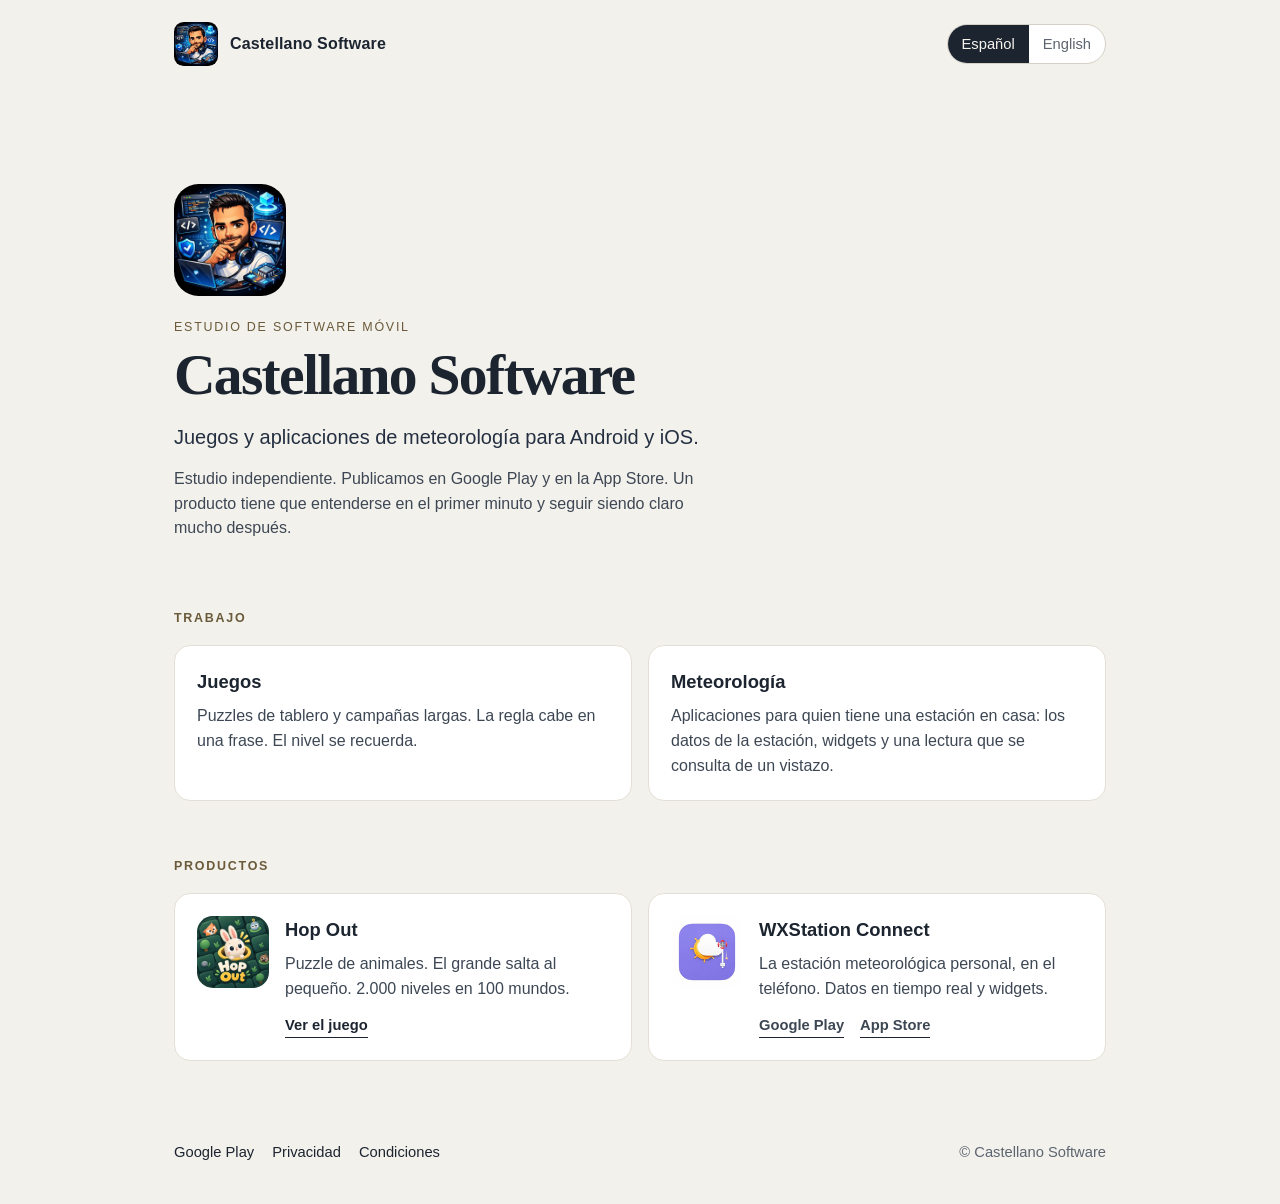
<file: index.html>
<!doctype html>
<html lang="es">
<head>
  <meta charset="utf-8" />
  <meta name="viewport" content="width=device-width, initial-scale=1" />
  <title>Castellano Software</title>
  <meta name="description" content="Estudio independiente de juegos y aplicaciones de meteorología para Android y iOS." />
  <link rel="stylesheet" href="style.css?v=7" />
  <style>
    .sheet { display: none !important; }
    #es:target, #en:target { display: block !important; }
    body:not(:has(:target)) #es { display: block !important; }
    body:has(#en:target) a[href="#es"],
    body:not(:has(#en:target)) a[href="#en"] { background: transparent; color: #5c6570; }
    body:has(#en:target) a[href="#en"],
    body:not(:has(#en:target)) a[href="#es"] { background: #1c2430; color: #f7f4ee; }
  </style>
</head>
<body>
  <header class="bar">
    <a class="brand" href="./">
      <img src="logo.jpg" alt="" width="44" height="44" />
      <span>Castellano Software</span>
    </a>
    <nav class="lang" aria-label="Idioma">
      <a href="#es">Español</a>
      <a href="#en">English</a>
    </nav>
  </header>

  <div id="es" class="sheet">
    <main>
      <section class="hero">
        <img class="portrait" src="logo.jpg" alt="Castellano Software" width="112" height="112" />
        <p class="kicker">Estudio de software móvil</p>
        <h1>Castellano Software</h1>
        <p class="lead">Juegos y aplicaciones de meteorología para Android y iOS.</p>
        <p class="prose">Estudio independiente. Publicamos en Google Play y en la App Store. Un producto tiene que entenderse en el primer minuto y seguir siendo claro mucho después.</p>
      </section>
      <section>
        <h2>Trabajo</h2>
        <div class="split">
          <article>
            <h3>Juegos</h3>
            <p>Puzzles de tablero y campañas largas. La regla cabe en una frase. El nivel se recuerda.</p>
          </article>
          <article>
            <h3>Meteorología</h3>
            <p>Aplicaciones para quien tiene una estación en casa: los datos de la estación, widgets y una lectura que se consulta de un vistazo.</p>
          </article>
        </div>
      </section>
      <section>
        <h2>Productos</h2>
        <div class="products">
          <a class="product" href="hop-out/">
            <img src="icon.png" alt="" width="72" height="72" />
            <div>
              <h3>Hop Out</h3>
              <p>Puzzle de animales. El grande salta al pequeño. 2.000 niveles en 100 mundos.</p>
              <span class="more">Ver el juego</span>
            </div>
          </a>
          <div class="product">
            <img src="wxstation.png" alt="" width="72" height="72" />
            <div>
              <h3>WXStation Connect</h3>
              <p>La estación meteorológica personal, en el teléfono. Datos en tiempo real y widgets.</p>
              <p class="stores">
                <a class="more" href="https://play.google.com/store/apps/details?id=com.ignaciocastellano.estacionmeteorologica">Google Play</a>
                <a class="more" href="https://apps.apple.com/app/wxstation-connect/id6780452917">App Store</a>
              </p>
            </div>
          </div>
        </div>
      </section>
    </main>
    <footer>
      <a href="https://play.google.com/store/apps/dev?id=8781572297369936236">Google Play</a>
      <a href="hop-out/privacy/">Privacidad</a>
      <a href="hop-out/terms/">Condiciones</a>
      <p>© Castellano Software</p>
    </footer>
  </div>

  <div id="en" class="sheet">
    <main>
      <section class="hero">
        <img class="portrait" src="logo.jpg" alt="Castellano Software" width="112" height="112" />
        <p class="kicker">Mobile software studio</p>
        <h1>Castellano Software</h1>
        <p class="lead">Games and weather applications for Android and iOS.</p>
        <p class="prose">An independent studio. We publish on Google Play and the App Store. A product has to be clear in the first minute, and still clear long after that.</p>
      </section>
      <section>
        <h2>Work</h2>
        <div class="split">
          <article>
            <h3>Games</h3>
            <p>Board puzzles and long campaigns. The rule fits in one sentence. The level stays with you.</p>
          </article>
          <article>
            <h3>Weather</h3>
            <p>Applications for a home weather station: the station’s own data, widgets, and a reading you can take in at a glance.</p>
          </article>
        </div>
      </section>
      <section>
        <h2>Products</h2>
        <div class="products">
          <a class="product" href="hop-out/">
            <img src="icon.png" alt="" width="72" height="72" />
            <div>
              <h3>Hop Out</h3>
              <p>An animal puzzle. Bigger ones hop smaller ones. 2,000 levels in 100 worlds.</p>
              <span class="more">See the game</span>
            </div>
          </a>
          <div class="product">
            <img src="wxstation.png" alt="" width="72" height="72" />
            <div>
              <h3>WXStation Connect</h3>
              <p>Your personal weather station, on the phone. Live data and widgets.</p>
              <p class="stores">
                <a class="more" href="https://play.google.com/store/apps/details?id=com.ignaciocastellano.estacionmeteorologica">Google Play</a>
                <a class="more" href="https://apps.apple.com/app/wxstation-connect/id6780452917">App Store</a>
              </p>
            </div>
          </div>
        </div>
      </section>
    </main>
    <footer>
      <a href="https://play.google.com/store/apps/dev?id=8781572297369936236">Google Play</a>
      <a href="hop-out/privacy/">Privacy</a>
      <a href="hop-out/terms/">Terms</a>
      <p>© Castellano Software</p>
    </footer>
  </div>
</body>
</html>
</file>
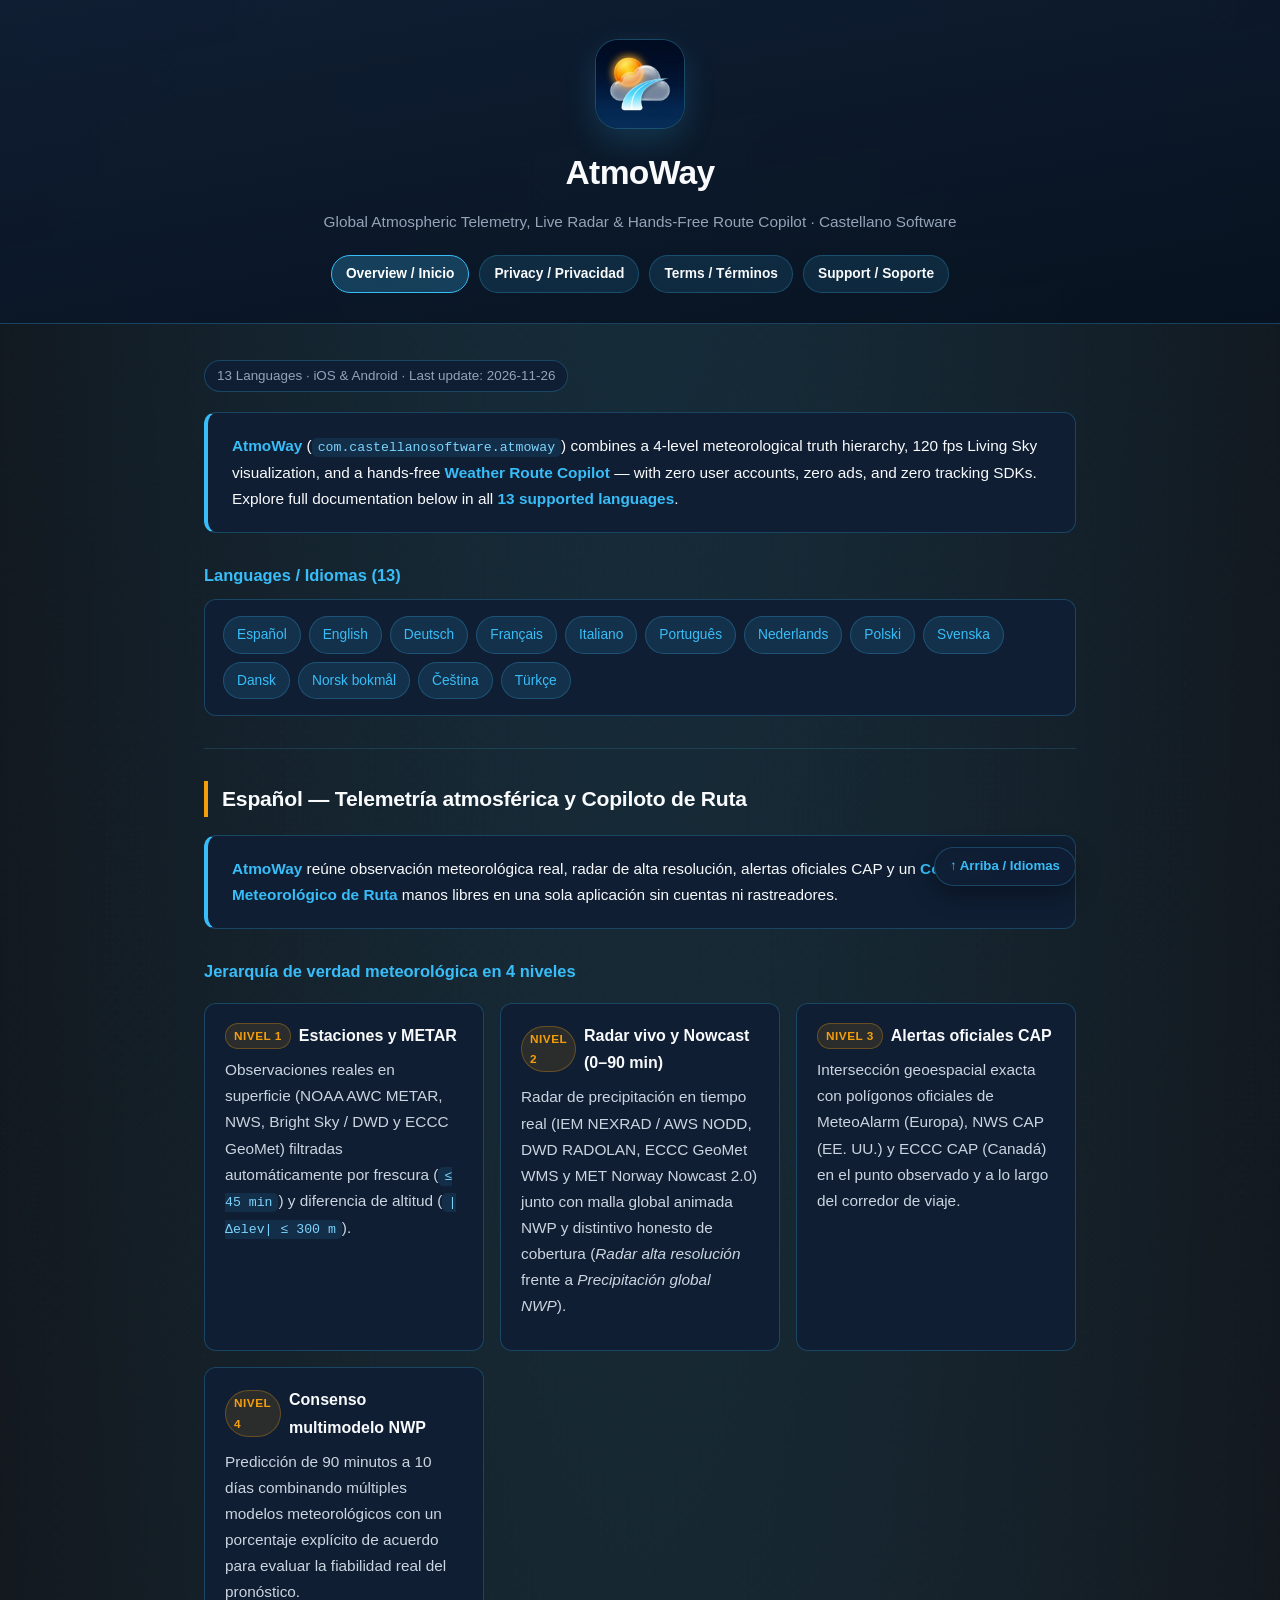
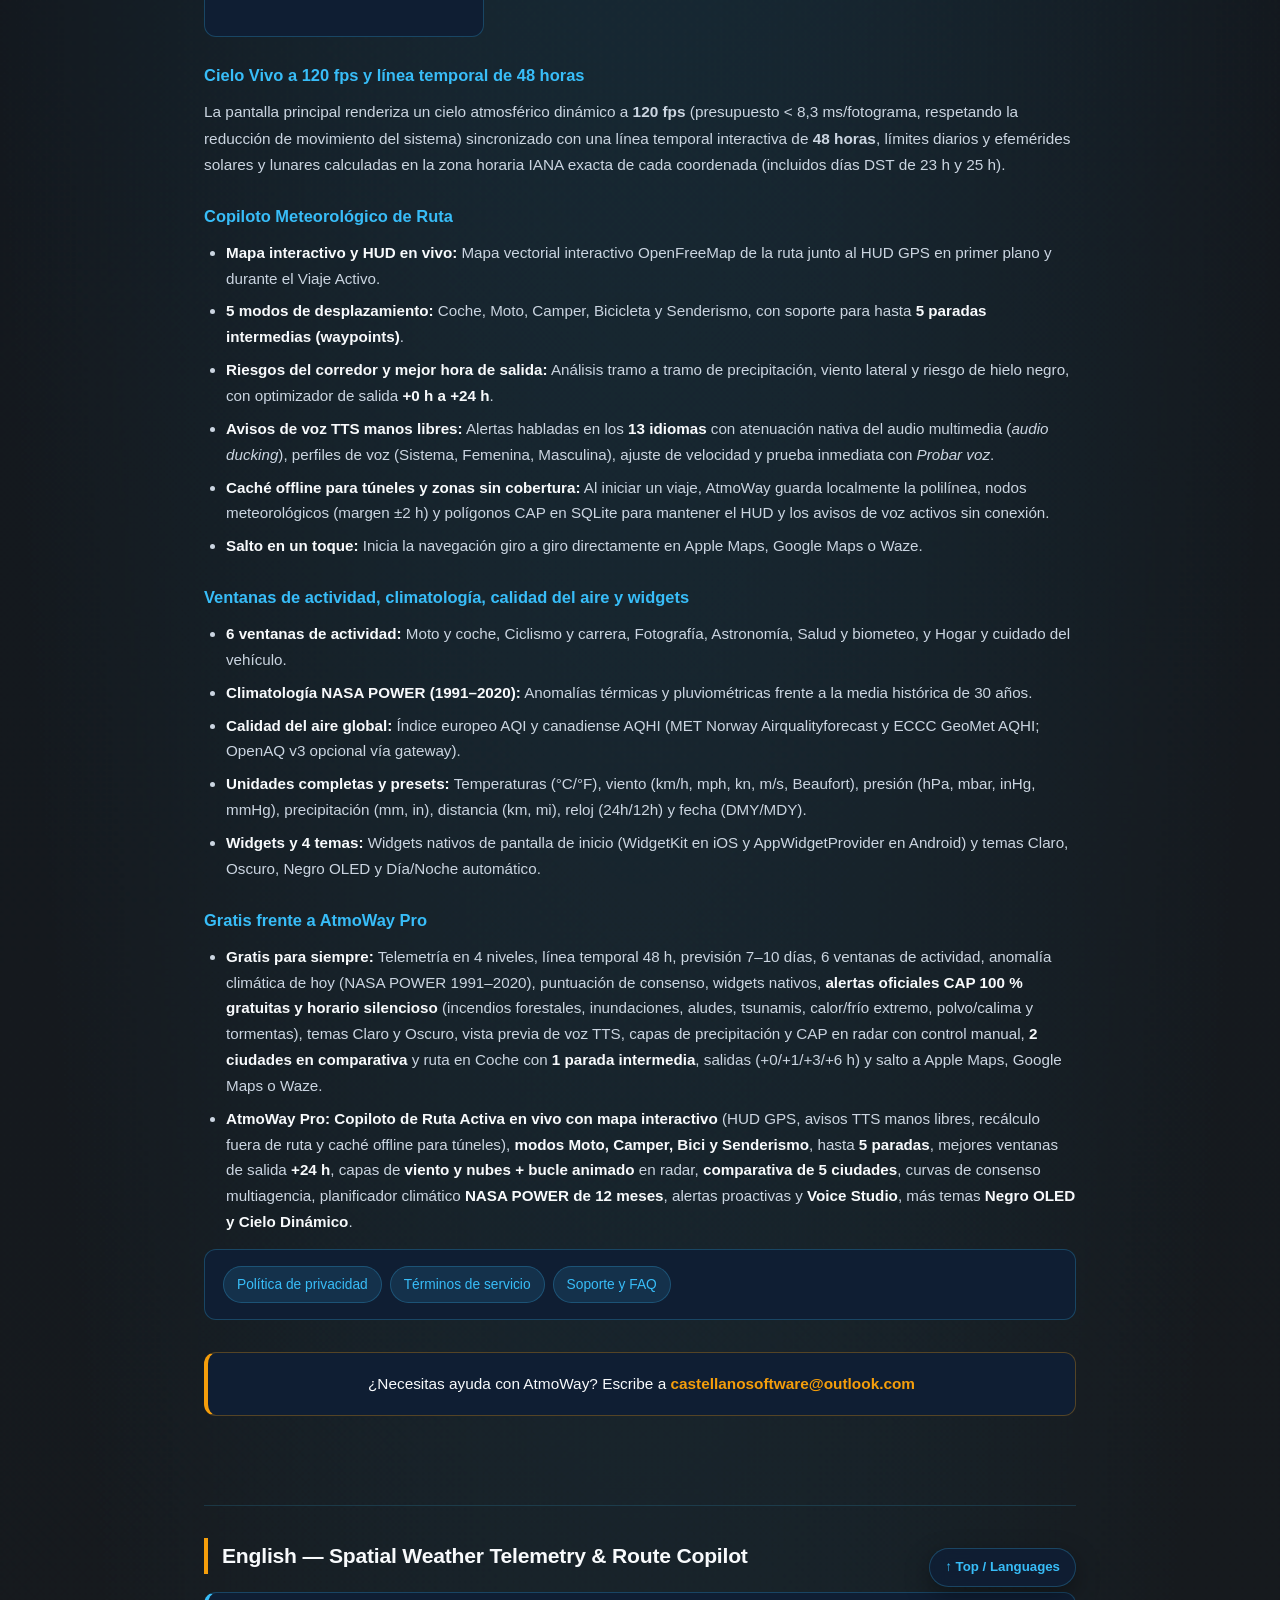
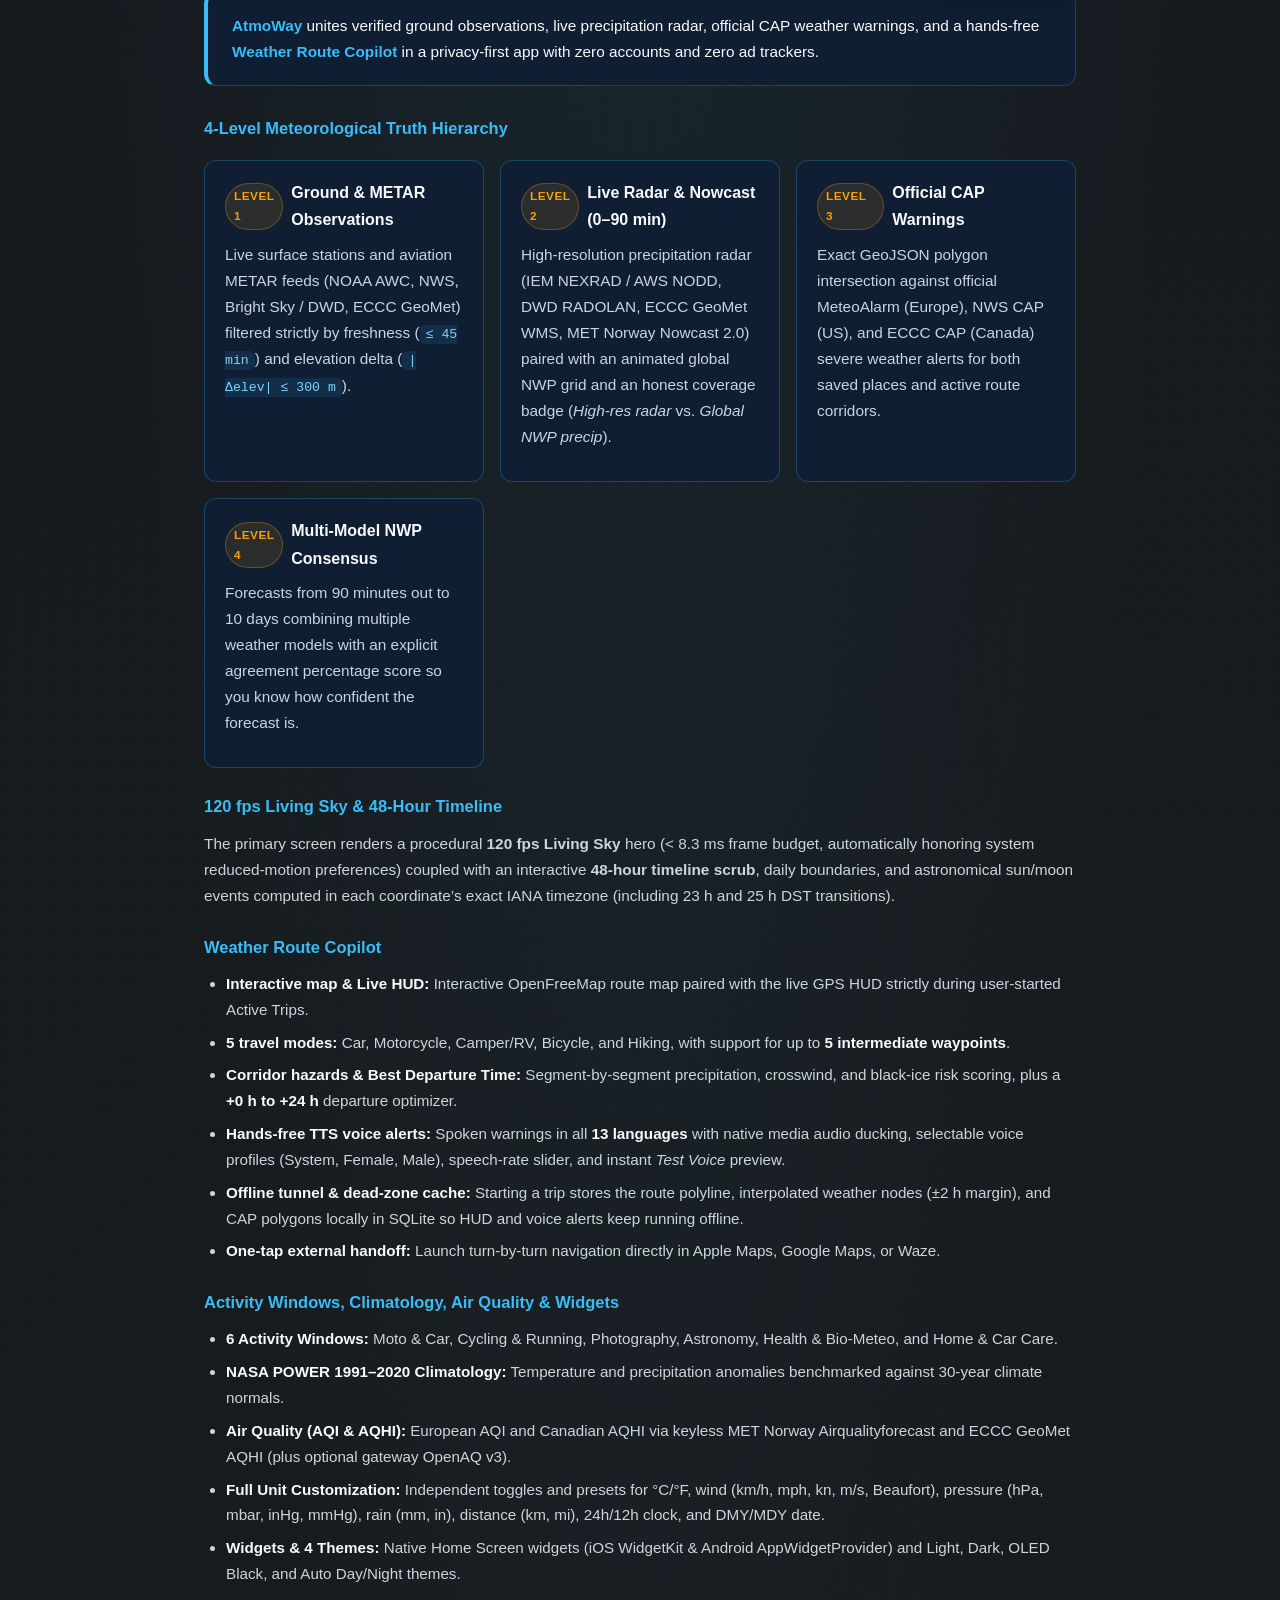
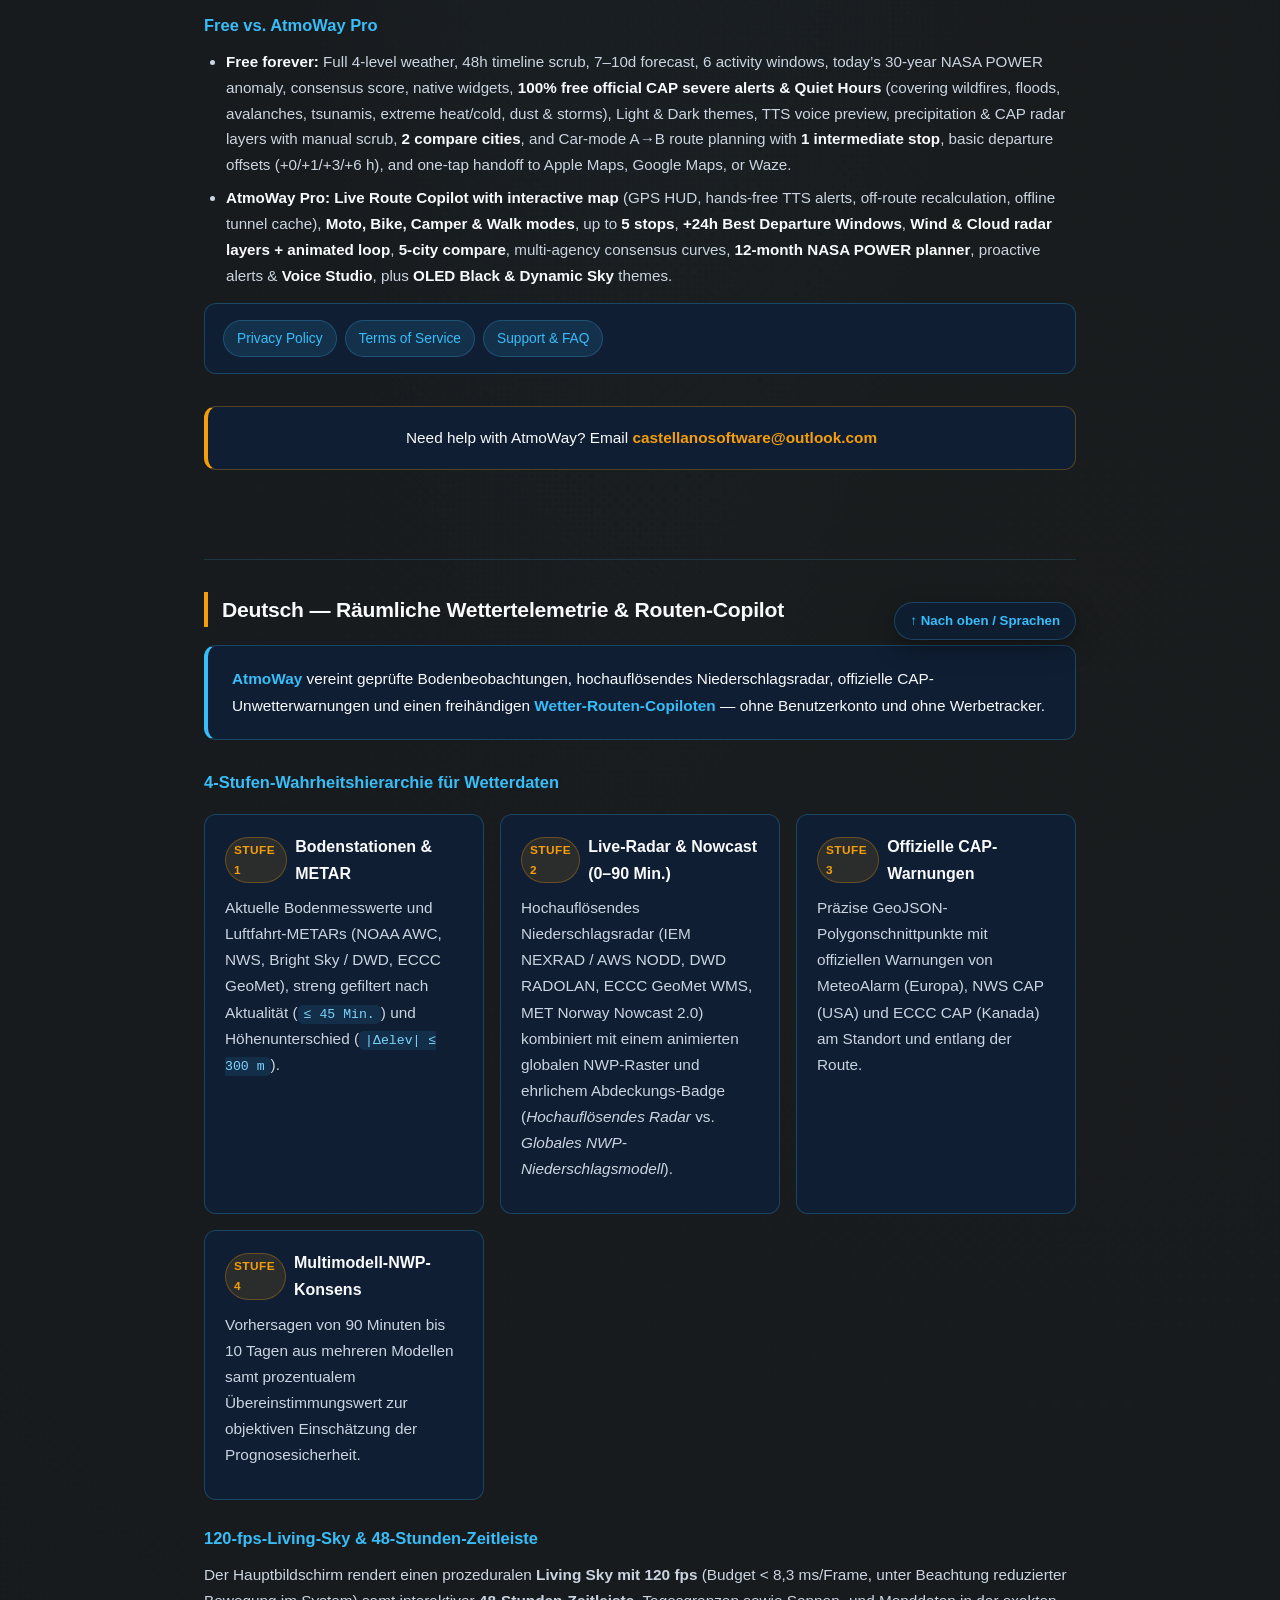
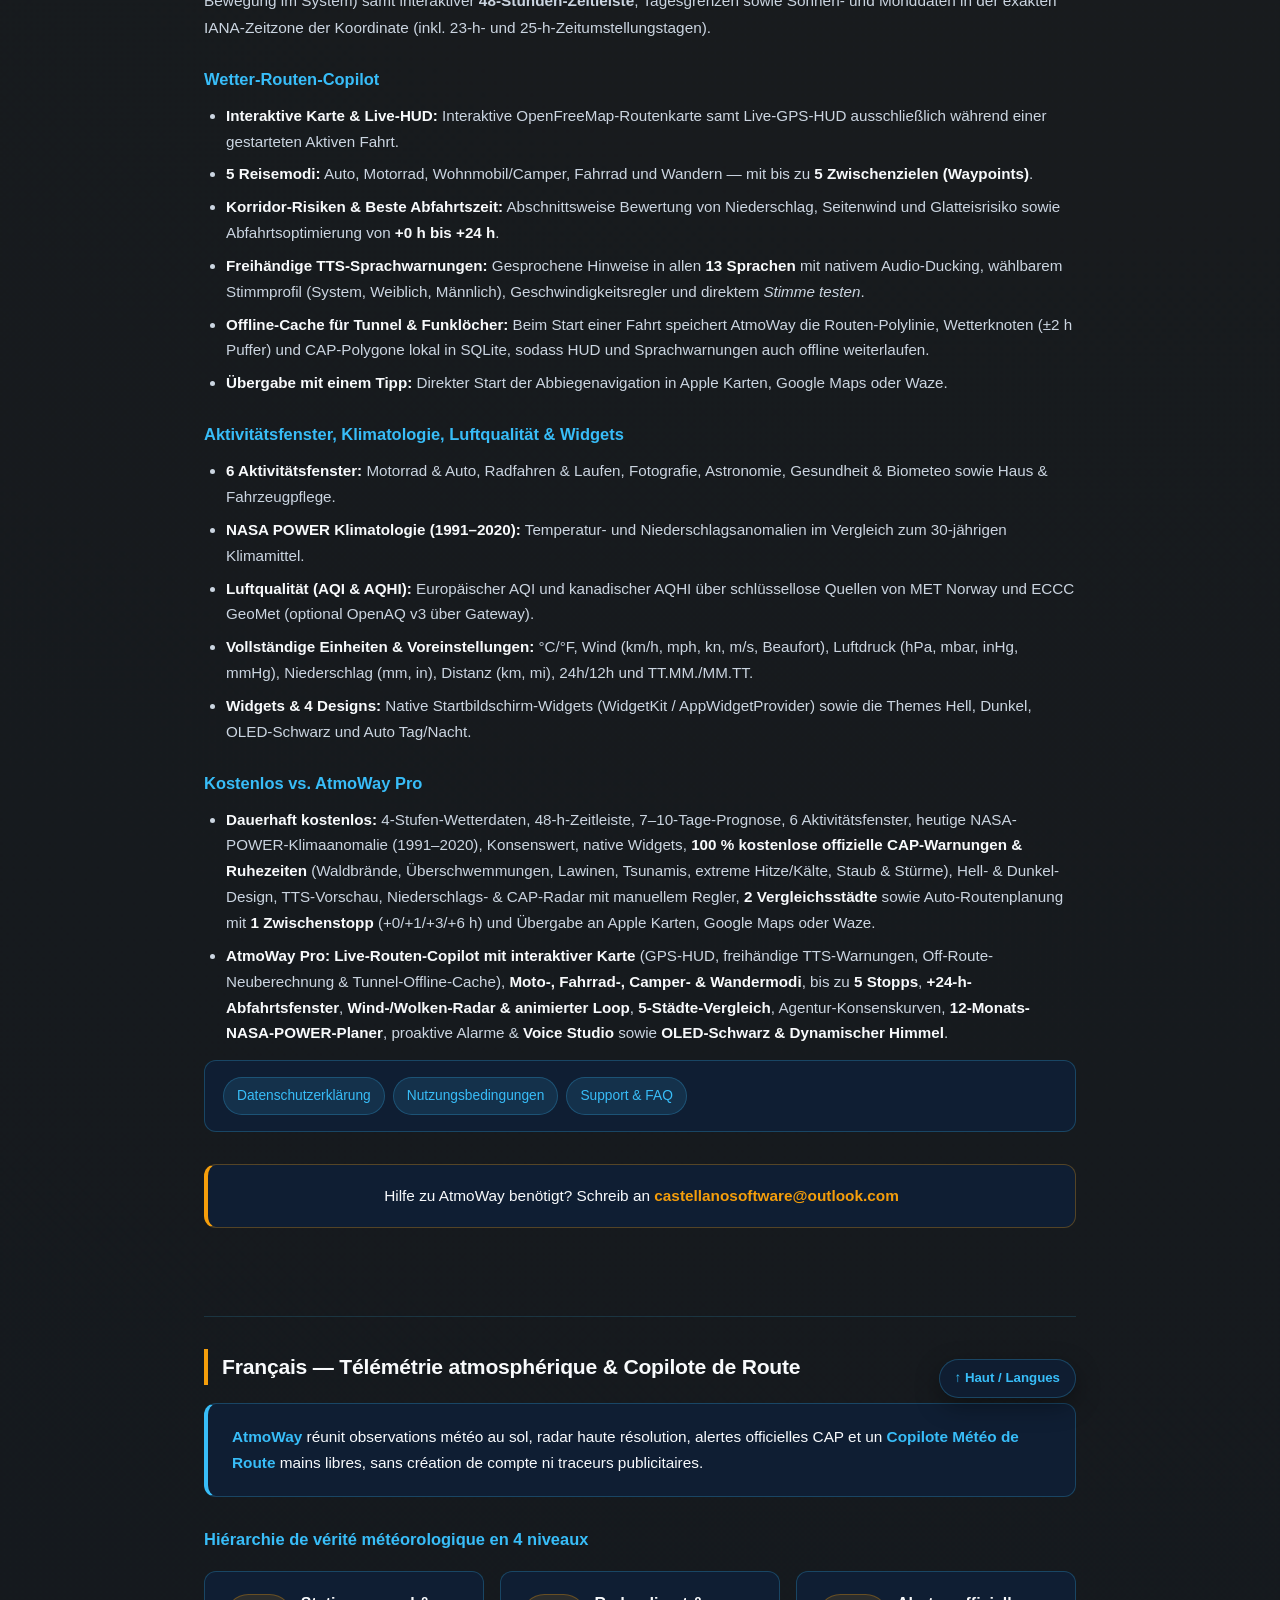
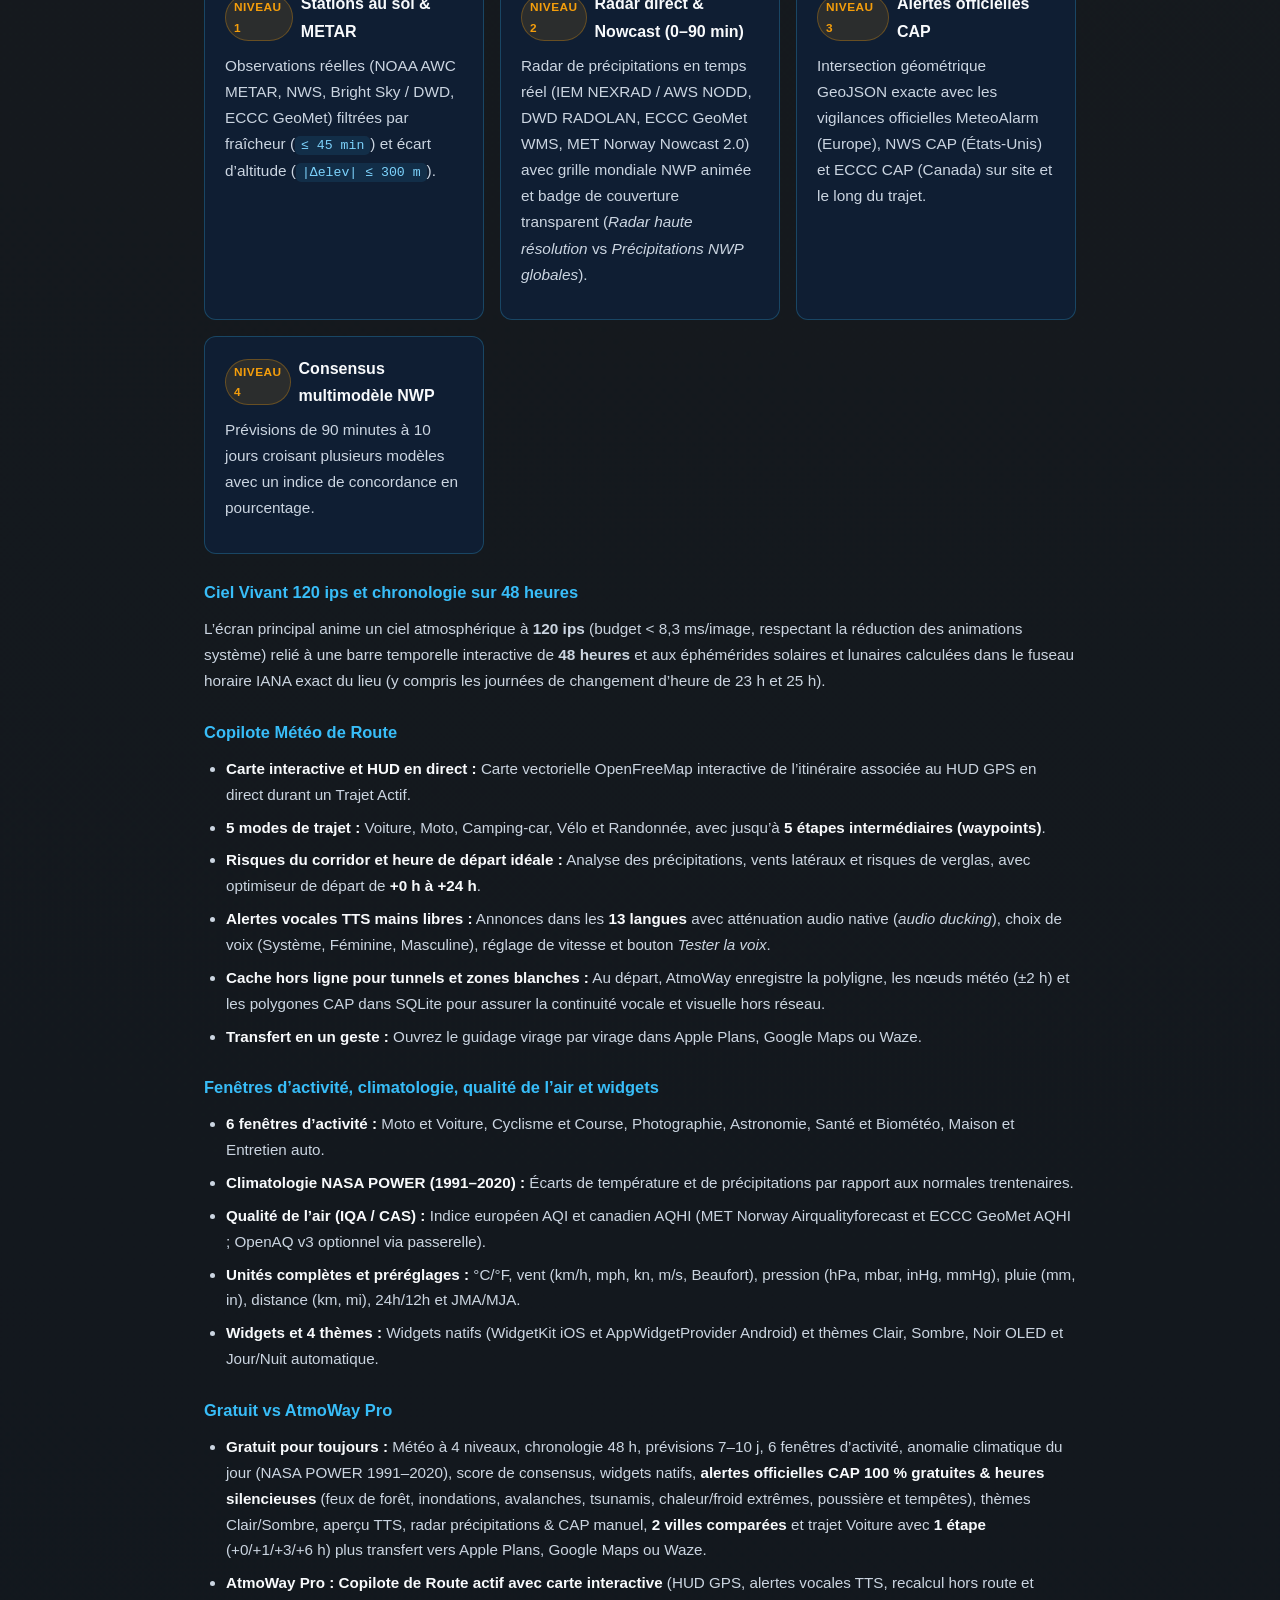
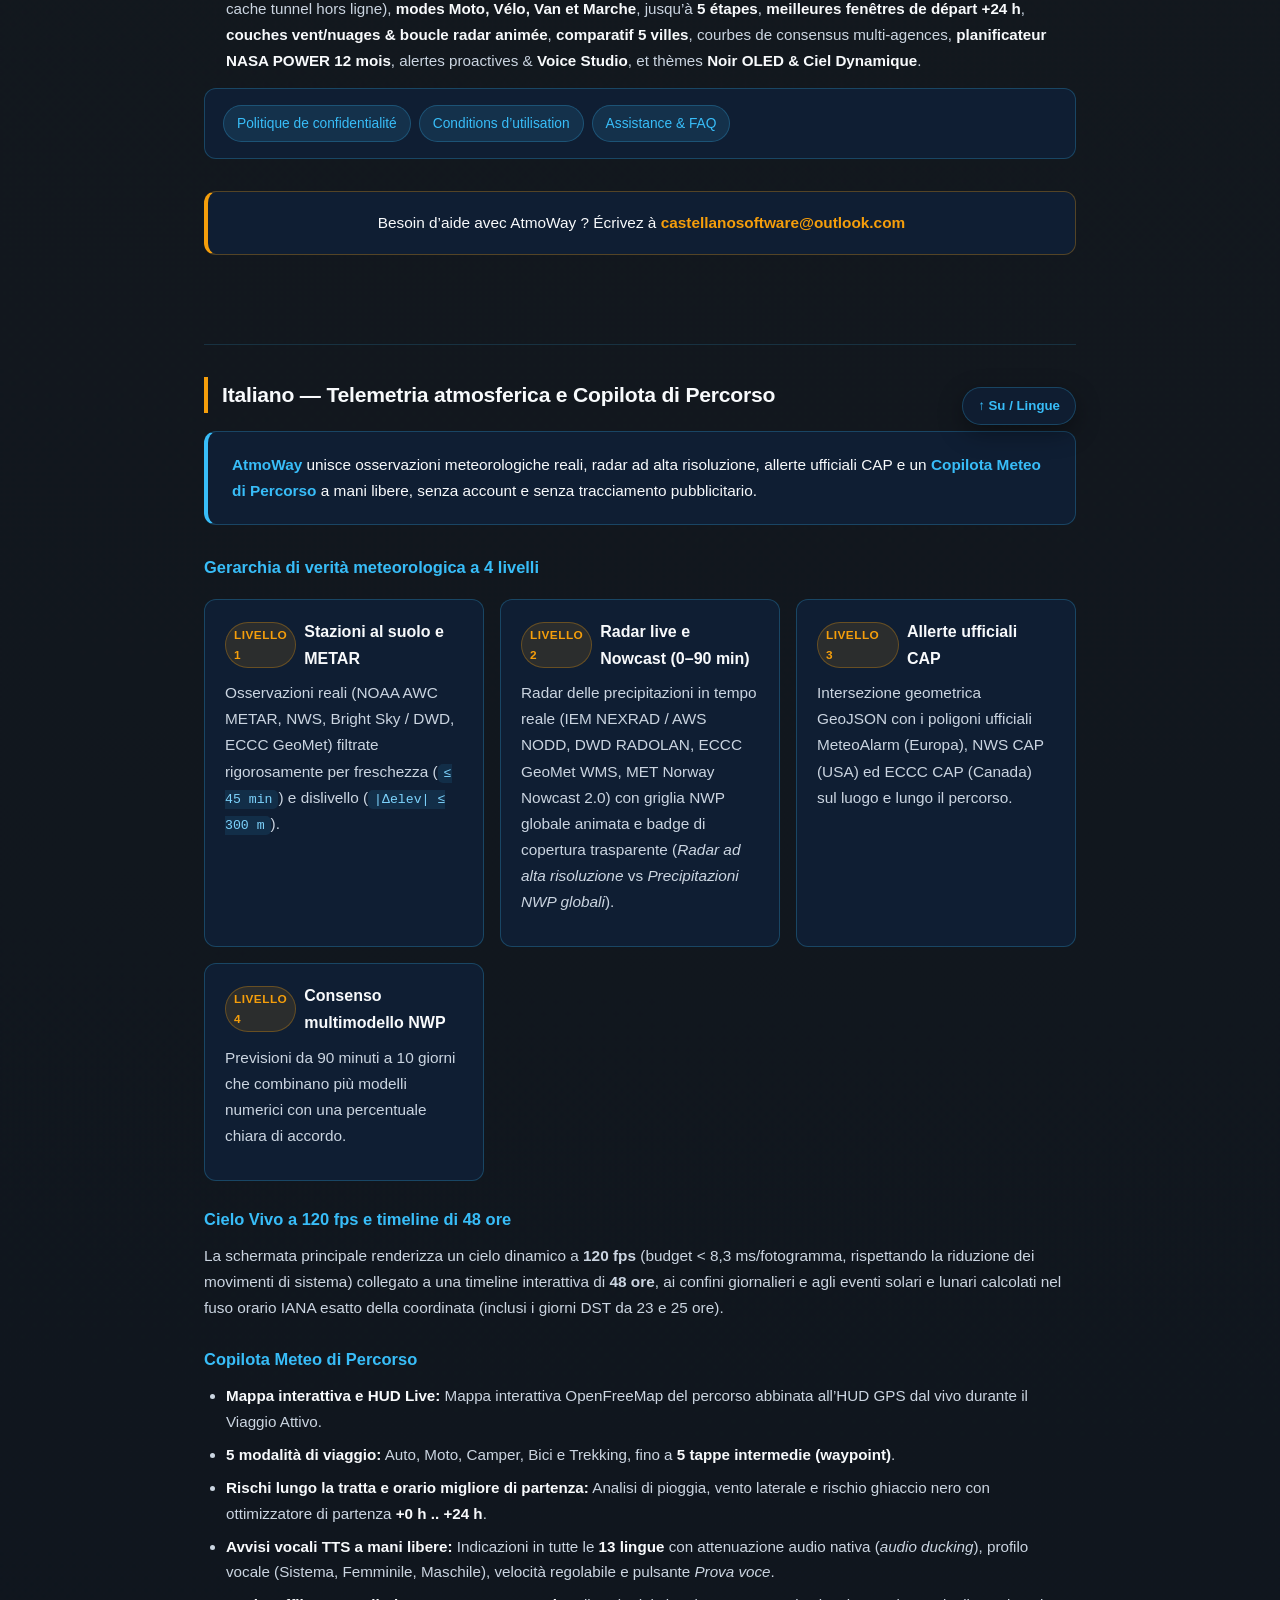
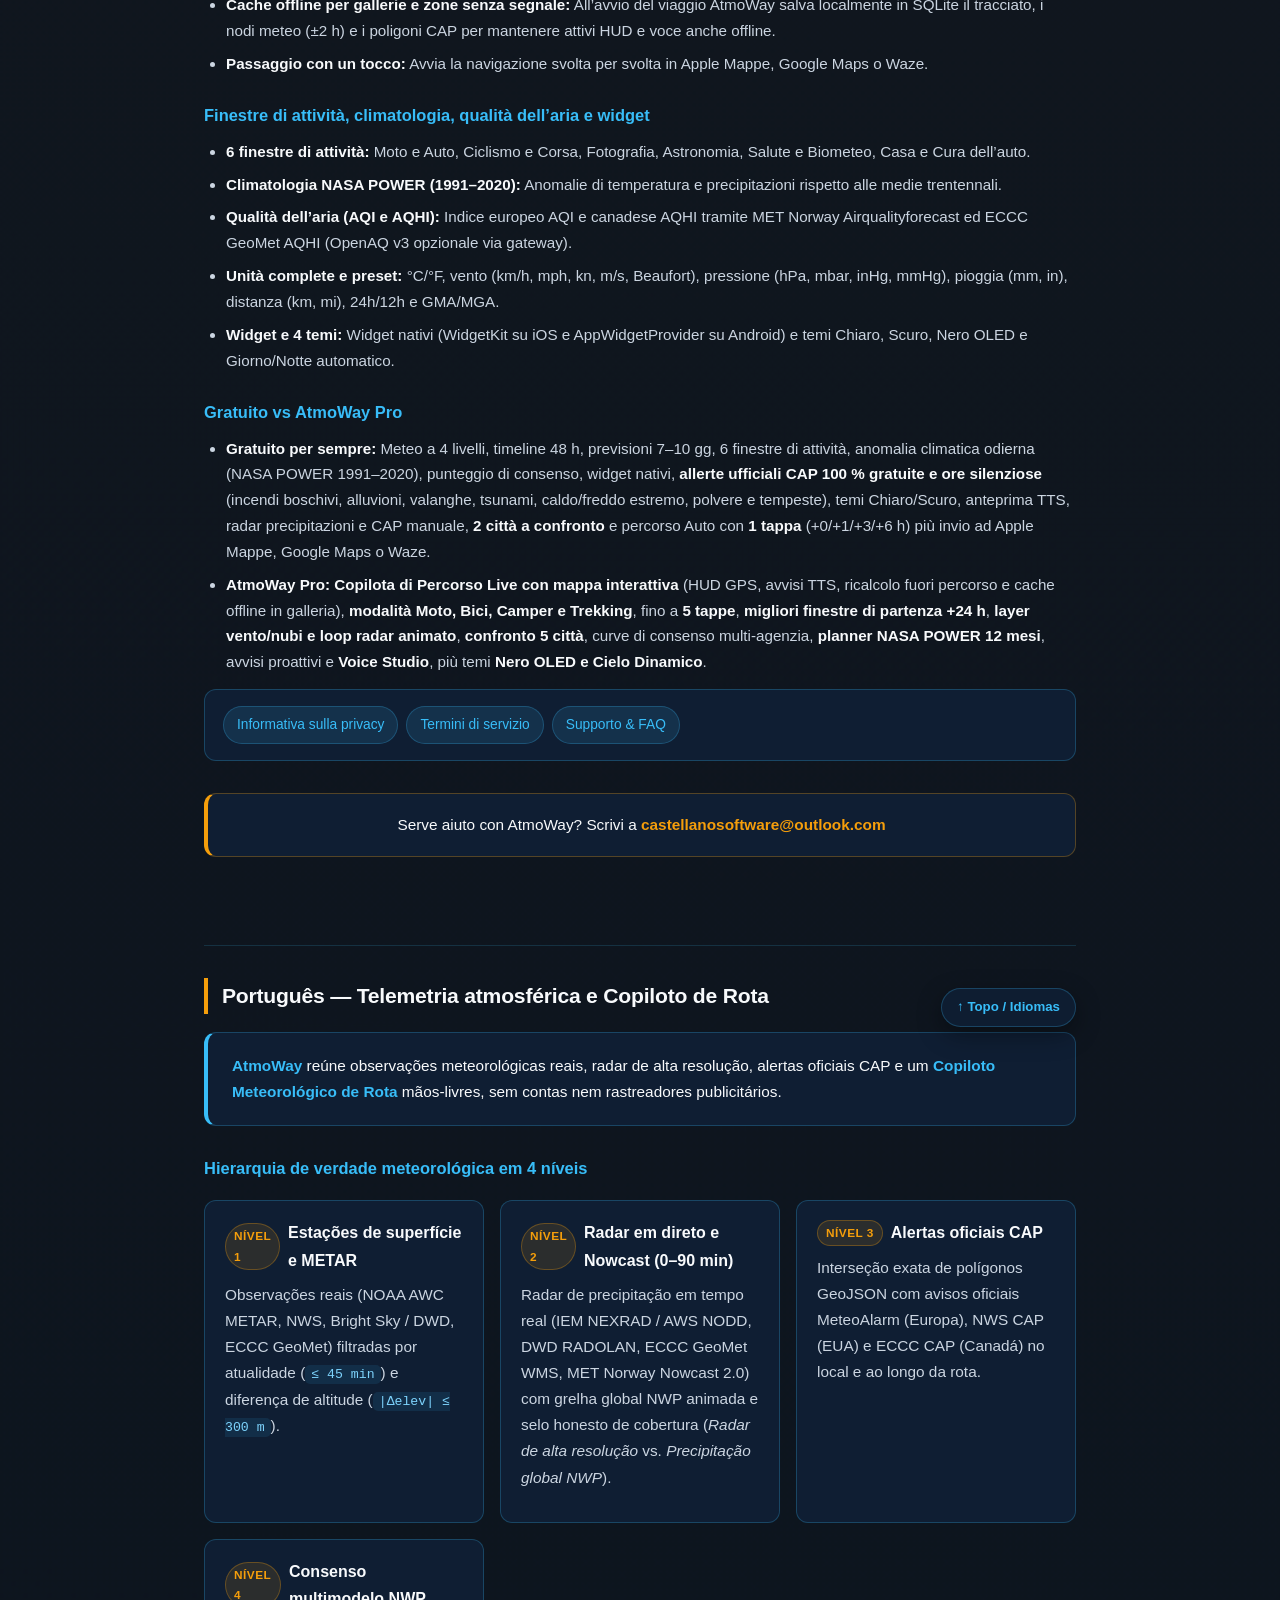
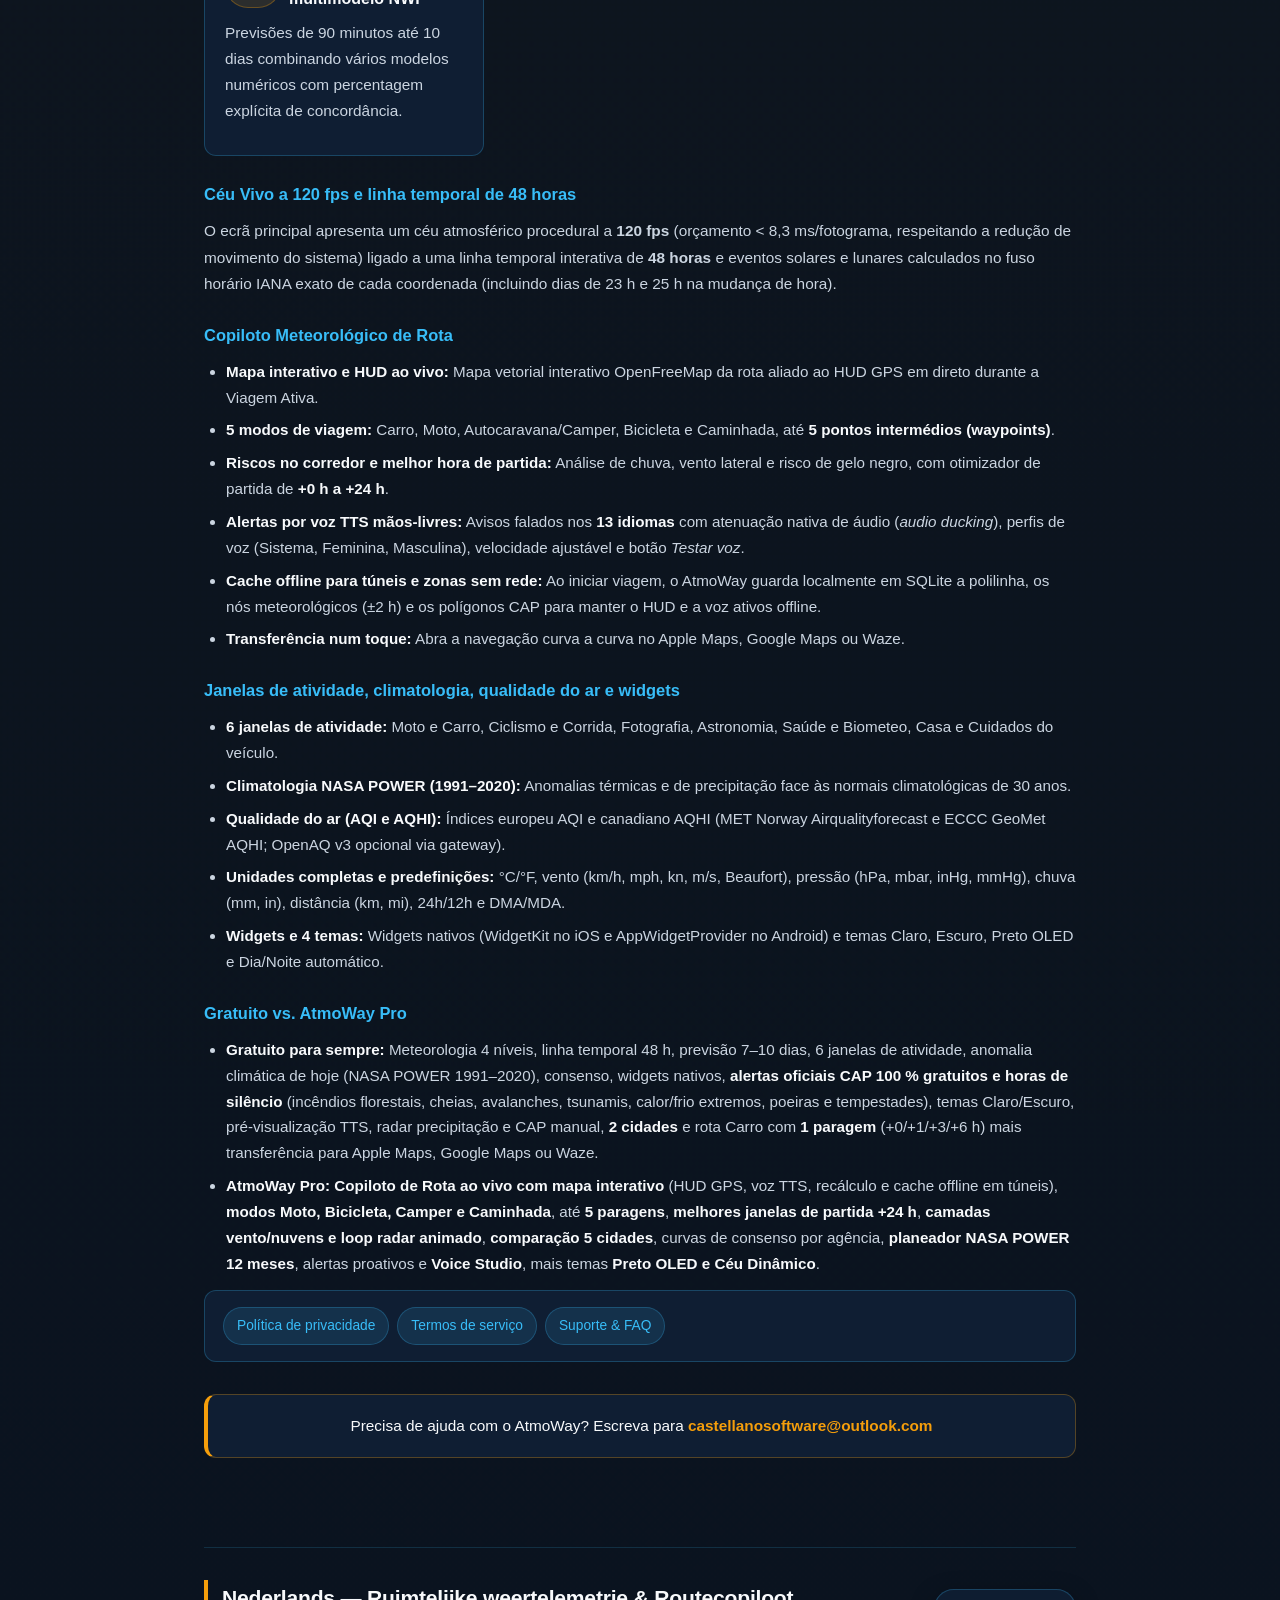
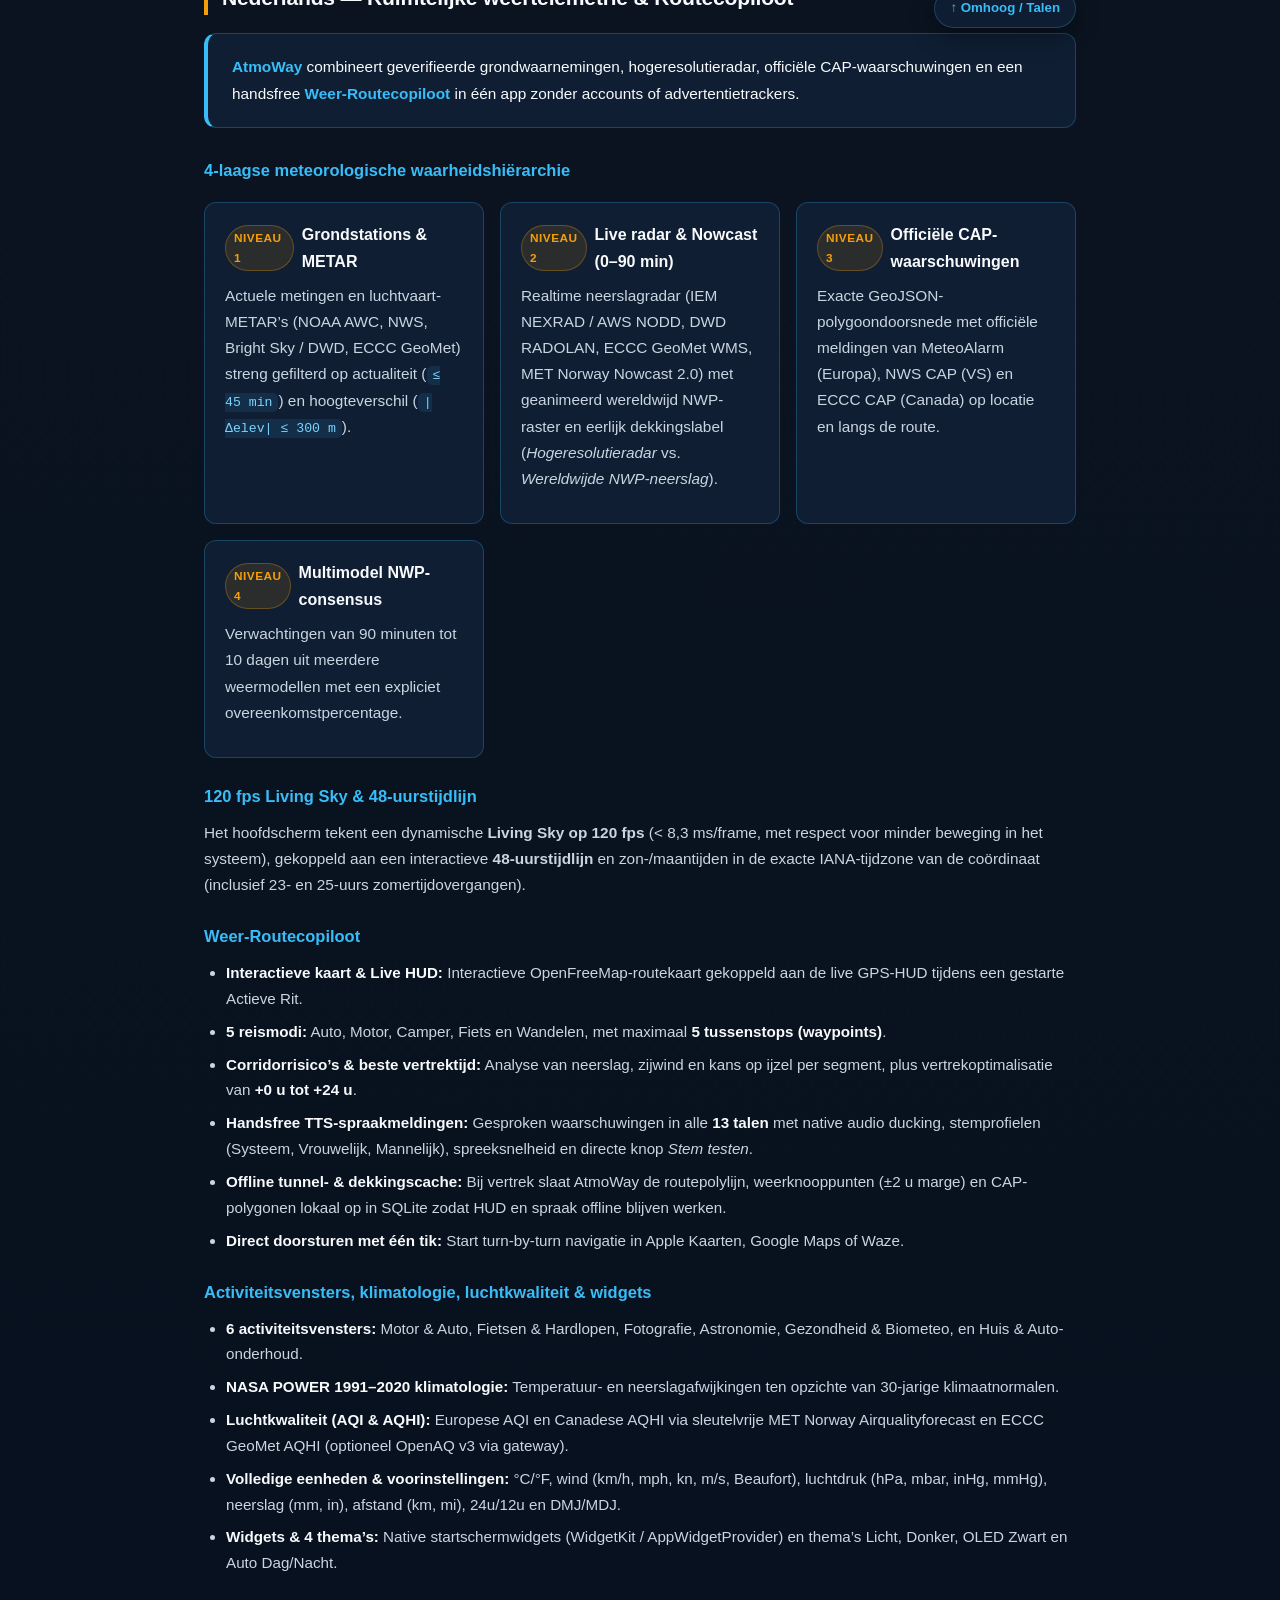
<file: atmoway/index.html>
<!doctype html>
<html lang="en">
<head>
  <meta charset="utf-8" />
  <meta name="viewport" content="width=device-width, initial-scale=1" />
  <meta name="robots" content="index,follow" />
  <title>AtmoWay — Global Weather, Radar &amp; Route Copilot | Castellano Software</title>
  <link rel="stylesheet" href="./style.css" />
</head>
<body id="top">
  <header>
    <img src="./icon.png" alt="AtmoWay" />
    <h1>AtmoWay</h1>
    <p class="subtitle">Global Atmospheric Telemetry, Live Radar &amp; Hands-Free Route Copilot · Castellano Software</p>
    <nav class="top-links" aria-label="Site navigation">
      <a href="./" class="active">Overview / Inicio</a>
      <a href="privacy/">Privacy / Privacidad</a>
      <a href="terms/">Terms / Términos</a>
      <a href="support/">Support / Soporte</a>
    </nav>
  </header>

  <main>
    <span class="meta-line">13 Languages · iOS &amp; Android · Last update: 2026-11-26</span>
    <div class="hero-card">
      <strong>AtmoWay</strong> (<code>com.castellanosoftware.atmoway</code>) combines a 4-level meteorological truth hierarchy, 120 fps Living Sky visualization, and a hands-free <strong>Weather Route Copilot</strong> — with zero user accounts, zero ads, and zero tracking SDKs. Explore full documentation below in all <strong>13 supported languages</strong>.
    </div>

    <h3>Languages / Idiomas (13)</h3>
    <nav class="lang-nav" aria-label="Languages">
      <a href="#es">Español</a>
      <a href="#en">English</a>
      <a href="#de">Deutsch</a>
      <a href="#fr">Français</a>
      <a href="#it">Italiano</a>
      <a href="#pt">Português</a>
      <a href="#nl">Nederlands</a>
      <a href="#pl">Polski</a>
      <a href="#sv">Svenska</a>
      <a href="#da">Dansk</a>
      <a href="#nb">Norsk bokmål</a>
      <a href="#cs">Čeština</a>
      <a href="#tr">Türkçe</a>
    </nav>

    <section class="lang-section" id="es" lang="es">
      <h2>Español — Telemetría atmosférica y Copiloto de Ruta</h2>
      <div class="card"><strong>AtmoWay</strong> reúne observación meteorológica real, radar de alta resolución, alertas oficiales CAP y un <strong>Copiloto Meteorológico de Ruta</strong> manos libres en una sola aplicación sin cuentas ni rastreadores.</div>
      <h3>Jerarquía de verdad meteorológica en 4 niveles</h3>
      <div class="grid-2">
        <div class="feature-box">
          <h4><span class="badge">Nivel 1</span> Estaciones y METAR</h4>
          <p>Observaciones reales en superficie (NOAA AWC METAR, NWS, Bright Sky / DWD y ECCC GeoMet) filtradas automáticamente por frescura (<code>&le; 45 min</code>) y diferencia de altitud (<code>|&Delta;elev| &le; 300 m</code>).</p>
        </div>
        <div class="feature-box">
          <h4><span class="badge">Nivel 2</span> Radar vivo y Nowcast (0–90 min)</h4>
          <p>Radar de precipitación en tiempo real (IEM NEXRAD / AWS NODD, DWD RADOLAN, ECCC GeoMet WMS y MET Norway Nowcast 2.0) junto con malla global animada NWP y distintivo honesto de cobertura (<em>Radar alta resolución</em> frente a <em>Precipitación global NWP</em>).</p>
        </div>
        <div class="feature-box">
          <h4><span class="badge">Nivel 3</span> Alertas oficiales CAP</h4>
          <p>Intersección geoespacial exacta con polígonos oficiales de MeteoAlarm (Europa), NWS CAP (EE. UU.) y ECCC CAP (Canadá) en el punto observado y a lo largo del corredor de viaje.</p>
        </div>
        <div class="feature-box">
          <h4><span class="badge">Nivel 4</span> Consenso multimodelo NWP</h4>
          <p>Predicción de 90 minutos a 10 días combinando múltiples modelos meteorológicos con un porcentaje explícito de acuerdo para evaluar la fiabilidad real del pronóstico.</p>
        </div>
      </div>
      <h3>Cielo Vivo a 120 fps y línea temporal de 48 horas</h3>
      <p>La pantalla principal renderiza un cielo atmosférico dinámico a <strong>120 fps</strong> (presupuesto &lt; 8,3 ms/fotograma, respetando la reducción de movimiento del sistema) sincronizado con una línea temporal interactiva de <strong>48 horas</strong>, límites diarios y efemérides solares y lunares calculadas en la zona horaria IANA exacta de cada coordenada (incluidos días DST de 23 h y 25 h).</p>
      <h3>Copiloto Meteorológico de Ruta</h3>
      <ul>
        <li><strong>Mapa interactivo y HUD en vivo:</strong> Mapa vectorial interactivo OpenFreeMap de la ruta junto al HUD GPS en primer plano y durante el Viaje Activo.</li>
        <li><strong>5 modos de desplazamiento:</strong> Coche, Moto, Camper, Bicicleta y Senderismo, con soporte para hasta <strong>5 paradas intermedias (waypoints)</strong>.</li>
        <li><strong>Riesgos del corredor y mejor hora de salida:</strong> Análisis tramo a tramo de precipitación, viento lateral y riesgo de hielo negro, con optimizador de salida <strong>+0 h a +24 h</strong>.</li>
        <li><strong>Avisos de voz TTS manos libres:</strong> Alertas habladas en los <strong>13 idiomas</strong> con atenuación nativa del audio multimedia (<em>audio ducking</em>), perfiles de voz (Sistema, Femenina, Masculina), ajuste de velocidad y prueba inmediata con <em>Probar voz</em>.</li>
        <li><strong>Caché offline para túneles y zonas sin cobertura:</strong> Al iniciar un viaje, AtmoWay guarda localmente la polilínea, nodos meteorológicos (margen &plusmn;2 h) y polígonos CAP en SQLite para mantener el HUD y los avisos de voz activos sin conexión.</li>
        <li><strong>Salto en un toque:</strong> Inicia la navegación giro a giro directamente en Apple Maps, Google Maps o Waze.</li>
      </ul>
      <h3>Ventanas de actividad, climatología, calidad del aire y widgets</h3>
      <ul>
        <li><strong>6 ventanas de actividad:</strong> Moto y coche, Ciclismo y carrera, Fotografía, Astronomía, Salud y biometeo, y Hogar y cuidado del vehículo.</li>
        <li><strong>Climatología NASA POWER (1991–2020):</strong> Anomalías térmicas y pluviométricas frente a la media histórica de 30 años.</li>
        <li><strong>Calidad del aire global:</strong> Índice europeo AQI y canadiense AQHI (MET Norway Airqualityforecast y ECCC GeoMet AQHI; OpenAQ v3 opcional vía gateway).</li>
        <li><strong>Unidades completas y presets:</strong> Temperaturas (°C/°F), viento (km/h, mph, kn, m/s, Beaufort), presión (hPa, mbar, inHg, mmHg), precipitación (mm, in), distancia (km, mi), reloj (24h/12h) y fecha (DMY/MDY).</li>
        <li><strong>Widgets y 4 temas:</strong> Widgets nativos de pantalla de inicio (WidgetKit en iOS y AppWidgetProvider en Android) y temas Claro, Oscuro, Negro OLED y Día/Noche automático.</li>
      </ul>
      <h3>Gratis frente a AtmoWay Pro</h3>
      <ul>
        <li><strong>Gratis para siempre:</strong> Telemetría en 4 niveles, línea temporal 48 h, previsión 7–10 días, 6 ventanas de actividad, anomalía climática de hoy (NASA POWER 1991–2020), puntuación de consenso, widgets nativos, <strong>alertas oficiales CAP 100 % gratuitas y horario silencioso</strong> (incendios forestales, inundaciones, aludes, tsunamis, calor/frío extremo, polvo/calima y tormentas), temas Claro y Oscuro, vista previa de voz TTS, capas de precipitación y CAP en radar con control manual, <strong>2 ciudades en comparativa</strong> y ruta en Coche con <strong>1 parada intermedia</strong>, salidas (+0/+1/+3/+6 h) y salto a Apple Maps, Google Maps o Waze.</li>
        <li><strong>AtmoWay Pro:</strong> <strong>Copiloto de Ruta Activa en vivo con mapa interactivo</strong> (HUD GPS, avisos TTS manos libres, recálculo fuera de ruta y caché offline para túneles), <strong>modos Moto, Camper, Bici y Senderismo</strong>, hasta <strong>5 paradas</strong>, mejores ventanas de salida <strong>+24 h</strong>, capas de <strong>viento y nubes + bucle animado</strong> en radar, <strong>comparativa de 5 ciudades</strong>, curvas de consenso multiagencia, planificador climático <strong>NASA POWER de 12 meses</strong>, alertas proactivas y <strong>Voice Studio</strong>, más temas <strong>Negro OLED y Cielo Dinámico</strong>.</li>
      </ul>
      <nav class="section-links">
        <a href="privacy/">Política de privacidad</a> <a href="terms/">Términos de servicio</a> <a href="support/">Soporte y FAQ</a>
      </nav>
      <div class="support-block">
        <p>¿Necesitas ayuda con AtmoWay? Escribe a <a href="mailto:castellanosoftware@outlook.com">castellanosoftware@outlook.com</a></p>
      </div>
      <div class="back-top-wrap">
        <a class="back-top-pill" href="#top">↑ Arriba / Idiomas</a>
      </div>
    </section>

    <section class="lang-section" id="en" lang="en">
      <h2>English — Spatial Weather Telemetry &amp; Route Copilot</h2>
      <div class="card"><strong>AtmoWay</strong> unites verified ground observations, live precipitation radar, official CAP weather warnings, and a hands-free <strong>Weather Route Copilot</strong> in a privacy-first app with zero accounts and zero ad trackers.</div>
      <h3>4-Level Meteorological Truth Hierarchy</h3>
      <div class="grid-2">
        <div class="feature-box">
          <h4><span class="badge">Level 1</span> Ground &amp; METAR Observations</h4>
          <p>Live surface stations and aviation METAR feeds (NOAA AWC, NWS, Bright Sky / DWD, ECCC GeoMet) filtered strictly by freshness (<code>&le; 45 min</code>) and elevation delta (<code>|&Delta;elev| &le; 300 m</code>).</p>
        </div>
        <div class="feature-box">
          <h4><span class="badge">Level 2</span> Live Radar &amp; Nowcast (0–90 min)</h4>
          <p>High-resolution precipitation radar (IEM NEXRAD / AWS NODD, DWD RADOLAN, ECCC GeoMet WMS, MET Norway Nowcast 2.0) paired with an animated global NWP grid and an honest coverage badge (<em>High-res radar</em> vs. <em>Global NWP precip</em>).</p>
        </div>
        <div class="feature-box">
          <h4><span class="badge">Level 3</span> Official CAP Warnings</h4>
          <p>Exact GeoJSON polygon intersection against official MeteoAlarm (Europe), NWS CAP (US), and ECCC CAP (Canada) severe weather alerts for both saved places and active route corridors.</p>
        </div>
        <div class="feature-box">
          <h4><span class="badge">Level 4</span> Multi-Model NWP Consensus</h4>
          <p>Forecasts from 90 minutes out to 10 days combining multiple weather models with an explicit agreement percentage score so you know how confident the forecast is.</p>
        </div>
      </div>
      <h3>120 fps Living Sky &amp; 48-Hour Timeline</h3>
      <p>The primary screen renders a procedural <strong>120 fps Living Sky</strong> hero (&lt; 8.3 ms frame budget, automatically honoring system reduced-motion preferences) coupled with an interactive <strong>48-hour timeline scrub</strong>, daily boundaries, and astronomical sun/moon events computed in each coordinate’s exact IANA timezone (including 23 h and 25 h DST transitions).</p>
      <h3>Weather Route Copilot</h3>
      <ul>
        <li><strong>Interactive map &amp; Live HUD:</strong> Interactive OpenFreeMap route map paired with the live GPS HUD strictly during user-started Active Trips.</li>
        <li><strong>5 travel modes:</strong> Car, Motorcycle, Camper/RV, Bicycle, and Hiking, with support for up to <strong>5 intermediate waypoints</strong>.</li>
        <li><strong>Corridor hazards &amp; Best Departure Time:</strong> Segment-by-segment precipitation, crosswind, and black-ice risk scoring, plus a <strong>+0 h to +24 h</strong> departure optimizer.</li>
        <li><strong>Hands-free TTS voice alerts:</strong> Spoken warnings in all <strong>13 languages</strong> with native media audio ducking, selectable voice profiles (System, Female, Male), speech-rate slider, and instant <em>Test Voice</em> preview.</li>
        <li><strong>Offline tunnel &amp; dead-zone cache:</strong> Starting a trip stores the route polyline, interpolated weather nodes (&plusmn;2 h margin), and CAP polygons locally in SQLite so HUD and voice alerts keep running offline.</li>
        <li><strong>One-tap external handoff:</strong> Launch turn-by-turn navigation directly in Apple Maps, Google Maps, or Waze.</li>
      </ul>
      <h3>Activity Windows, Climatology, Air Quality &amp; Widgets</h3>
      <ul>
        <li><strong>6 Activity Windows:</strong> Moto &amp; Car, Cycling &amp; Running, Photography, Astronomy, Health &amp; Bio-Meteo, and Home &amp; Car Care.</li>
        <li><strong>NASA POWER 1991–2020 Climatology:</strong> Temperature and precipitation anomalies benchmarked against 30-year climate normals.</li>
        <li><strong>Air Quality (AQI &amp; AQHI):</strong> European AQI and Canadian AQHI via keyless MET Norway Airqualityforecast and ECCC GeoMet AQHI (plus optional gateway OpenAQ v3).</li>
        <li><strong>Full Unit Customization:</strong> Independent toggles and presets for °C/°F, wind (km/h, mph, kn, m/s, Beaufort), pressure (hPa, mbar, inHg, mmHg), rain (mm, in), distance (km, mi), 24h/12h clock, and DMY/MDY date.</li>
        <li><strong>Widgets &amp; 4 Themes:</strong> Native Home Screen widgets (iOS WidgetKit &amp; Android AppWidgetProvider) and Light, Dark, OLED Black, and Auto Day/Night themes.</li>
      </ul>
      <h3>Free vs. AtmoWay Pro</h3>
      <ul>
        <li><strong>Free forever:</strong> Full 4-level weather, 48h timeline scrub, 7–10d forecast, 6 activity windows, today’s 30-year NASA POWER anomaly, consensus score, native widgets, <strong>100% free official CAP severe alerts &amp; Quiet Hours</strong> (covering wildfires, floods, avalanches, tsunamis, extreme heat/cold, dust &amp; storms), Light &amp; Dark themes, TTS voice preview, precipitation &amp; CAP radar layers with manual scrub, <strong>2 compare cities</strong>, and Car-mode A→B route planning with <strong>1 intermediate stop</strong>, basic departure offsets (+0/+1/+3/+6 h), and one-tap handoff to Apple Maps, Google Maps, or Waze.</li>
        <li><strong>AtmoWay Pro:</strong> <strong>Live Route Copilot with interactive map</strong> (GPS HUD, hands-free TTS alerts, off-route recalculation, offline tunnel cache), <strong>Moto, Bike, Camper &amp; Walk modes</strong>, up to <strong>5 stops</strong>, <strong>+24h Best Departure Windows</strong>, <strong>Wind &amp; Cloud radar layers + animated loop</strong>, <strong>5-city compare</strong>, multi-agency consensus curves, <strong>12-month NASA POWER planner</strong>, proactive alerts &amp; <strong>Voice Studio</strong>, plus <strong>OLED Black &amp; Dynamic Sky</strong> themes.</li>
      </ul>
      <nav class="section-links">
        <a href="privacy/">Privacy Policy</a> <a href="terms/">Terms of Service</a> <a href="support/">Support &amp; FAQ</a>
      </nav>
      <div class="support-block">
        <p>Need help with AtmoWay? Email <a href="mailto:castellanosoftware@outlook.com">castellanosoftware@outlook.com</a></p>
      </div>
      <div class="back-top-wrap">
        <a class="back-top-pill" href="#top">↑ Top / Languages</a>
      </div>
    </section>

    <section class="lang-section" id="de" lang="de">
      <h2>Deutsch — Räumliche Wettertelemetrie &amp; Routen-Copilot</h2>
      <div class="card"><strong>AtmoWay</strong> vereint geprüfte Bodenbeobachtungen, hochauflösendes Niederschlagsradar, offizielle CAP-Unwetterwarnungen und einen freihändigen <strong>Wetter-Routen-Copiloten</strong> — ohne Benutzerkonto und ohne Werbetracker.</div>
      <h3>4-Stufen-Wahrheitshierarchie für Wetterdaten</h3>
      <div class="grid-2">
        <div class="feature-box">
          <h4><span class="badge">Stufe 1</span> Bodenstationen &amp; METAR</h4>
          <p>Aktuelle Bodenmesswerte und Luftfahrt-METARs (NOAA AWC, NWS, Bright Sky / DWD, ECCC GeoMet), streng gefiltert nach Aktualität (<code>&le; 45 Min.</code>) und Höhenunterschied (<code>|&Delta;elev| &le; 300 m</code>).</p>
        </div>
        <div class="feature-box">
          <h4><span class="badge">Stufe 2</span> Live-Radar &amp; Nowcast (0–90 Min.)</h4>
          <p>Hochauflösendes Niederschlagsradar (IEM NEXRAD / AWS NODD, DWD RADOLAN, ECCC GeoMet WMS, MET Norway Nowcast 2.0) kombiniert mit einem animierten globalen NWP-Raster und ehrlichem Abdeckungs-Badge (<em>Hochauflösendes Radar</em> vs. <em>Globales NWP-Niederschlagsmodell</em>).</p>
        </div>
        <div class="feature-box">
          <h4><span class="badge">Stufe 3</span> Offizielle CAP-Warnungen</h4>
          <p>Präzise GeoJSON-Polygonschnittpunkte mit offiziellen Warnungen von MeteoAlarm (Europa), NWS CAP (USA) und ECCC CAP (Kanada) am Standort und entlang der Route.</p>
        </div>
        <div class="feature-box">
          <h4><span class="badge">Stufe 4</span> Multimodell-NWP-Konsens</h4>
          <p>Vorhersagen von 90 Minuten bis 10 Tagen aus mehreren Modellen samt prozentualem Übereinstimmungswert zur objektiven Einschätzung der Prognosesicherheit.</p>
        </div>
      </div>
      <h3>120-fps-Living-Sky &amp; 48-Stunden-Zeitleiste</h3>
      <p>Der Hauptbildschirm rendert einen prozeduralen <strong>Living Sky mit 120 fps</strong> (Budget &lt; 8,3 ms/Frame, unter Beachtung reduzierter Bewegung im System) samt interaktiver <strong>48-Stunden-Zeitleiste</strong>, Tagesgrenzen sowie Sonnen- und Monddaten in der exakten IANA-Zeitzone der Koordinate (inkl. 23-h- und 25-h-Zeitumstellungstagen).</p>
      <h3>Wetter-Routen-Copilot</h3>
      <ul>
        <li><strong>Interaktive Karte &amp; Live-HUD:</strong> Interaktive OpenFreeMap-Routenkarte samt Live-GPS-HUD ausschließlich während einer gestarteten Aktiven Fahrt.</li>
        <li><strong>5 Reisemodi:</strong> Auto, Motorrad, Wohnmobil/Camper, Fahrrad und Wandern — mit bis zu <strong>5 Zwischenzielen (Waypoints)</strong>.</li>
        <li><strong>Korridor-Risiken &amp; Beste Abfahrtszeit:</strong> Abschnittsweise Bewertung von Niederschlag, Seitenwind und Glatteisrisiko sowie Abfahrtsoptimierung von <strong>+0 h bis +24 h</strong>.</li>
        <li><strong>Freihändige TTS-Sprachwarnungen:</strong> Gesprochene Hinweise in allen <strong>13 Sprachen</strong> mit nativem Audio-Ducking, wählbarem Stimmprofil (System, Weiblich, Männlich), Geschwindigkeitsregler und direktem <em>Stimme testen</em>.</li>
        <li><strong>Offline-Cache für Tunnel &amp; Funklöcher:</strong> Beim Start einer Fahrt speichert AtmoWay die Routen-Polylinie, Wetterknoten (&plusmn;2 h Puffer) und CAP-Polygone lokal in SQLite, sodass HUD und Sprachwarnungen auch offline weiterlaufen.</li>
        <li><strong>Übergabe mit einem Tipp:</strong> Direkter Start der Abbiegenavigation in Apple Karten, Google Maps oder Waze.</li>
      </ul>
      <h3>Aktivitätsfenster, Klimatologie, Luftqualität &amp; Widgets</h3>
      <ul>
        <li><strong>6 Aktivitätsfenster:</strong> Motorrad &amp; Auto, Radfahren &amp; Laufen, Fotografie, Astronomie, Gesundheit &amp; Biometeo sowie Haus &amp; Fahrzeugpflege.</li>
        <li><strong>NASA POWER Klimatologie (1991–2020):</strong> Temperatur- und Niederschlagsanomalien im Vergleich zum 30-jährigen Klimamittel.</li>
        <li><strong>Luftqualität (AQI &amp; AQHI):</strong> Europäischer AQI und kanadischer AQHI über schlüssellose Quellen von MET Norway und ECCC GeoMet (optional OpenAQ v3 über Gateway).</li>
        <li><strong>Vollständige Einheiten &amp; Voreinstellungen:</strong> °C/°F, Wind (km/h, mph, kn, m/s, Beaufort), Luftdruck (hPa, mbar, inHg, mmHg), Niederschlag (mm, in), Distanz (km, mi), 24h/12h und TT.MM./MM.TT.</li>
        <li><strong>Widgets &amp; 4 Designs:</strong> Native Startbildschirm-Widgets (WidgetKit / AppWidgetProvider) sowie die Themes Hell, Dunkel, OLED-Schwarz und Auto Tag/Nacht.</li>
      </ul>
      <h3>Kostenlos vs. AtmoWay Pro</h3>
      <ul>
        <li><strong>Dauerhaft kostenlos:</strong> 4-Stufen-Wetterdaten, 48-h-Zeitleiste, 7–10-Tage-Prognose, 6 Aktivitätsfenster, heutige NASA-POWER-Klimaanomalie (1991–2020), Konsenswert, native Widgets, <strong>100 % kostenlose offizielle CAP-Warnungen &amp; Ruhezeiten</strong> (Waldbrände, Überschwemmungen, Lawinen, Tsunamis, extreme Hitze/Kälte, Staub &amp; Stürme), Hell- &amp; Dunkel-Design, TTS-Vorschau, Niederschlags- &amp; CAP-Radar mit manuellem Regler, <strong>2 Vergleichsstädte</strong> sowie Auto-Routenplanung mit <strong>1 Zwischenstopp</strong> (+0/+1/+3/+6 h) und Übergabe an Apple Karten, Google Maps oder Waze.</li>
        <li><strong>AtmoWay Pro:</strong> <strong>Live-Routen-Copilot mit interaktiver Karte</strong> (GPS-HUD, freihändige TTS-Warnungen, Off-Route-Neuberechnung &amp; Tunnel-Offline-Cache), <strong>Moto-, Fahrrad-, Camper- &amp; Wandermodi</strong>, bis zu <strong>5 Stopps</strong>, <strong>+24-h-Abfahrtsfenster</strong>, <strong>Wind-/Wolken-Radar &amp; animierter Loop</strong>, <strong>5-Städte-Vergleich</strong>, Agentur-Konsenskurven, <strong>12-Monats-NASA-POWER-Planer</strong>, proaktive Alarme &amp; <strong>Voice Studio</strong> sowie <strong>OLED-Schwarz &amp; Dynamischer Himmel</strong>.</li>
      </ul>
      <nav class="section-links">
        <a href="privacy/">Datenschutzerklärung</a> <a href="terms/">Nutzungsbedingungen</a> <a href="support/">Support &amp; FAQ</a>
      </nav>
      <div class="support-block">
        <p>Hilfe zu AtmoWay benötigt? Schreib an <a href="mailto:castellanosoftware@outlook.com">castellanosoftware@outlook.com</a></p>
      </div>
      <div class="back-top-wrap">
        <a class="back-top-pill" href="#top">↑ Nach oben / Sprachen</a>
      </div>
    </section>

    <section class="lang-section" id="fr" lang="fr">
      <h2>Français — Télémétrie atmosphérique &amp; Copilote de Route</h2>
      <div class="card"><strong>AtmoWay</strong> réunit observations météo au sol, radar haute résolution, alertes officielles CAP et un <strong>Copilote Météo de Route</strong> mains libres, sans création de compte ni traceurs publicitaires.</div>
      <h3>Hiérarchie de vérité météorologique en 4 niveaux</h3>
      <div class="grid-2">
        <div class="feature-box">
          <h4><span class="badge">Niveau 1</span> Stations au sol &amp; METAR</h4>
          <p>Observations réelles (NOAA AWC METAR, NWS, Bright Sky / DWD, ECCC GeoMet) filtrées par fraîcheur (<code>&le; 45 min</code>) et écart d’altitude (<code>|&Delta;elev| &le; 300 m</code>).</p>
        </div>
        <div class="feature-box">
          <h4><span class="badge">Niveau 2</span> Radar direct &amp; Nowcast (0–90 min)</h4>
          <p>Radar de précipitations en temps réel (IEM NEXRAD / AWS NODD, DWD RADOLAN, ECCC GeoMet WMS, MET Norway Nowcast 2.0) avec grille mondiale NWP animée et badge de couverture transparent (<em>Radar haute résolution</em> vs <em>Précipitations NWP globales</em>).</p>
        </div>
        <div class="feature-box">
          <h4><span class="badge">Niveau 3</span> Alertes officielles CAP</h4>
          <p>Intersection géométrique GeoJSON exacte avec les vigilances officielles MeteoAlarm (Europe), NWS CAP (États-Unis) et ECCC CAP (Canada) sur site et le long du trajet.</p>
        </div>
        <div class="feature-box">
          <h4><span class="badge">Niveau 4</span> Consensus multimodèle NWP</h4>
          <p>Prévisions de 90 minutes à 10 jours croisant plusieurs modèles avec un indice de concordance en pourcentage.</p>
        </div>
      </div>
      <h3>Ciel Vivant 120 ips et chronologie sur 48 heures</h3>
      <p>L’écran principal anime un ciel atmosphérique à <strong>120 ips</strong> (budget &lt; 8,3 ms/image, respectant la réduction des animations système) relié à une barre temporelle interactive de <strong>48 heures</strong> et aux éphémérides solaires et lunaires calculées dans le fuseau horaire IANA exact du lieu (y compris les journées de changement d’heure de 23 h et 25 h).</p>
      <h3>Copilote Météo de Route</h3>
      <ul>
        <li><strong>Carte interactive et HUD en direct :</strong> Carte vectorielle OpenFreeMap interactive de l’itinéraire associée au HUD GPS en direct durant un Trajet Actif.</li>
        <li><strong>5 modes de trajet :</strong> Voiture, Moto, Camping-car, Vélo et Randonnée, avec jusqu’à <strong>5 étapes intermédiaires (waypoints)</strong>.</li>
        <li><strong>Risques du corridor et heure de départ idéale :</strong> Analyse des précipitations, vents latéraux et risques de verglas, avec optimiseur de départ de <strong>+0 h à +24 h</strong>.</li>
        <li><strong>Alertes vocales TTS mains libres :</strong> Annonces dans les <strong>13 langues</strong> avec atténuation audio native (<em>audio ducking</em>), choix de voix (Système, Féminine, Masculine), réglage de vitesse et bouton <em>Tester la voix</em>.</li>
        <li><strong>Cache hors ligne pour tunnels et zones blanches :</strong> Au départ, AtmoWay enregistre la polyligne, les nœuds météo (&plusmn;2 h) et les polygones CAP dans SQLite pour assurer la continuité vocale et visuelle hors réseau.</li>
        <li><strong>Transfert en un geste :</strong> Ouvrez le guidage virage par virage dans Apple Plans, Google Maps ou Waze.</li>
      </ul>
      <h3>Fenêtres d’activité, climatologie, qualité de l’air et widgets</h3>
      <ul>
        <li><strong>6 fenêtres d’activité :</strong> Moto et Voiture, Cyclisme et Course, Photographie, Astronomie, Santé et Biométéo, Maison et Entretien auto.</li>
        <li><strong>Climatologie NASA POWER (1991–2020) :</strong> Écarts de température et de précipitations par rapport aux normales trentenaires.</li>
        <li><strong>Qualité de l’air (IQA / CAS) :</strong> Indice européen AQI et canadien AQHI (MET Norway Airqualityforecast et ECCC GeoMet AQHI ; OpenAQ v3 optionnel via passerelle).</li>
        <li><strong>Unités complètes et préréglages :</strong> °C/°F, vent (km/h, mph, kn, m/s, Beaufort), pression (hPa, mbar, inHg, mmHg), pluie (mm, in), distance (km, mi), 24h/12h et JMA/MJA.</li>
        <li><strong>Widgets et 4 thèmes :</strong> Widgets natifs (WidgetKit iOS et AppWidgetProvider Android) et thèmes Clair, Sombre, Noir OLED et Jour/Nuit automatique.</li>
      </ul>
      <h3>Gratuit vs AtmoWay Pro</h3>
      <ul>
        <li><strong>Gratuit pour toujours :</strong> Météo à 4 niveaux, chronologie 48 h, prévisions 7–10 j, 6 fenêtres d’activité, anomalie climatique du jour (NASA POWER 1991–2020), score de consensus, widgets natifs, <strong>alertes officielles CAP 100 % gratuites &amp; heures silencieuses</strong> (feux de forêt, inondations, avalanches, tsunamis, chaleur/froid extrêmes, poussière et tempêtes), thèmes Clair/Sombre, aperçu TTS, radar précipitations &amp; CAP manuel, <strong>2 villes comparées</strong> et trajet Voiture avec <strong>1 étape</strong> (+0/+1/+3/+6 h) plus transfert vers Apple Plans, Google Maps ou Waze.</li>
        <li><strong>AtmoWay Pro :</strong> <strong>Copilote de Route actif avec carte interactive</strong> (HUD GPS, alertes vocales TTS, recalcul hors route et cache tunnel hors ligne), <strong>modes Moto, Vélo, Van et Marche</strong>, jusqu’à <strong>5 étapes</strong>, <strong>meilleures fenêtres de départ +24 h</strong>, <strong>couches vent/nuages &amp; boucle radar animée</strong>, <strong>comparatif 5 villes</strong>, courbes de consensus multi-agences, <strong>planificateur NASA POWER 12 mois</strong>, alertes proactives &amp; <strong>Voice Studio</strong>, et thèmes <strong>Noir OLED &amp; Ciel Dynamique</strong>.</li>
      </ul>
      <nav class="section-links">
        <a href="privacy/">Politique de confidentialité</a> <a href="terms/">Conditions d’utilisation</a> <a href="support/">Assistance &amp; FAQ</a>
      </nav>
      <div class="support-block">
        <p>Besoin d’aide avec AtmoWay ? Écrivez à <a href="mailto:castellanosoftware@outlook.com">castellanosoftware@outlook.com</a></p>
      </div>
      <div class="back-top-wrap">
        <a class="back-top-pill" href="#top">↑ Haut / Langues</a>
      </div>
    </section>

    <section class="lang-section" id="it" lang="it">
      <h2>Italiano — Telemetria atmosferica e Copilota di Percorso</h2>
      <div class="card"><strong>AtmoWay</strong> unisce osservazioni meteorologiche reali, radar ad alta risoluzione, allerte ufficiali CAP e un <strong>Copilota Meteo di Percorso</strong> a mani libere, senza account e senza tracciamento pubblicitario.</div>
      <h3>Gerarchia di verità meteorologica a 4 livelli</h3>
      <div class="grid-2">
        <div class="feature-box">
          <h4><span class="badge">Livello 1</span> Stazioni al suolo e METAR</h4>
          <p>Osservazioni reali (NOAA AWC METAR, NWS, Bright Sky / DWD, ECCC GeoMet) filtrate rigorosamente per freschezza (<code>&le; 45 min</code>) e dislivello (<code>|&Delta;elev| &le; 300 m</code>).</p>
        </div>
        <div class="feature-box">
          <h4><span class="badge">Livello 2</span> Radar live e Nowcast (0–90 min)</h4>
          <p>Radar delle precipitazioni in tempo reale (IEM NEXRAD / AWS NODD, DWD RADOLAN, ECCC GeoMet WMS, MET Norway Nowcast 2.0) con griglia NWP globale animata e badge di copertura trasparente (<em>Radar ad alta risoluzione</em> vs <em>Precipitazioni NWP globali</em>).</p>
        </div>
        <div class="feature-box">
          <h4><span class="badge">Livello 3</span> Allerte ufficiali CAP</h4>
          <p>Intersezione geometrica GeoJSON con i poligoni ufficiali MeteoAlarm (Europa), NWS CAP (USA) ed ECCC CAP (Canada) sul luogo e lungo il percorso.</p>
        </div>
        <div class="feature-box">
          <h4><span class="badge">Livello 4</span> Consenso multimodello NWP</h4>
          <p>Previsioni da 90 minuti a 10 giorni che combinano più modelli numerici con una percentuale chiara di accordo.</p>
        </div>
      </div>
      <h3>Cielo Vivo a 120 fps e timeline di 48 ore</h3>
      <p>La schermata principale renderizza un cielo dinamico a <strong>120 fps</strong> (budget &lt; 8,3 ms/fotogramma, rispettando la riduzione dei movimenti di sistema) collegato a una timeline interattiva di <strong>48 ore</strong>, ai confini giornalieri e agli eventi solari e lunari calcolati nel fuso orario IANA esatto della coordinata (inclusi i giorni DST da 23 e 25 ore).</p>
      <h3>Copilota Meteo di Percorso</h3>
      <ul>
        <li><strong>Mappa interattiva e HUD Live:</strong> Mappa interattiva OpenFreeMap del percorso abbinata all’HUD GPS dal vivo durante il Viaggio Attivo.</li>
        <li><strong>5 modalità di viaggio:</strong> Auto, Moto, Camper, Bici e Trekking, fino a <strong>5 tappe intermedie (waypoint)</strong>.</li>
        <li><strong>Rischi lungo la tratta e orario migliore di partenza:</strong> Analisi di pioggia, vento laterale e rischio ghiaccio nero con ottimizzatore di partenza <strong>+0 h .. +24 h</strong>.</li>
        <li><strong>Avvisi vocali TTS a mani libere:</strong> Indicazioni in tutte le <strong>13 lingue</strong> con attenuazione audio nativa (<em>audio ducking</em>), profilo vocale (Sistema, Femminile, Maschile), velocità regolabile e pulsante <em>Prova voce</em>.</li>
        <li><strong>Cache offline per gallerie e zone senza segnale:</strong> All’avvio del viaggio AtmoWay salva localmente in SQLite il tracciato, i nodi meteo (&plusmn;2 h) e i poligoni CAP per mantenere attivi HUD e voce anche offline.</li>
        <li><strong>Passaggio con un tocco:</strong> Avvia la navigazione svolta per svolta in Apple Mappe, Google Maps o Waze.</li>
      </ul>
      <h3>Finestre di attività, climatologia, qualità dell’aria e widget</h3>
      <ul>
        <li><strong>6 finestre di attività:</strong> Moto e Auto, Ciclismo e Corsa, Fotografia, Astronomia, Salute e Biometeo, Casa e Cura dell’auto.</li>
        <li><strong>Climatologia NASA POWER (1991–2020):</strong> Anomalie di temperatura e precipitazioni rispetto alle medie trentennali.</li>
        <li><strong>Qualità dell’aria (AQI e AQHI):</strong> Indice europeo AQI e canadese AQHI tramite MET Norway Airqualityforecast ed ECCC GeoMet AQHI (OpenAQ v3 opzionale via gateway).</li>
        <li><strong>Unità complete e preset:</strong> °C/°F, vento (km/h, mph, kn, m/s, Beaufort), pressione (hPa, mbar, inHg, mmHg), pioggia (mm, in), distanza (km, mi), 24h/12h e GMA/MGA.</li>
        <li><strong>Widget e 4 temi:</strong> Widget nativi (WidgetKit su iOS e AppWidgetProvider su Android) e temi Chiaro, Scuro, Nero OLED e Giorno/Notte automatico.</li>
      </ul>
      <h3>Gratuito vs AtmoWay Pro</h3>
      <ul>
        <li><strong>Gratuito per sempre:</strong> Meteo a 4 livelli, timeline 48 h, previsioni 7–10 gg, 6 finestre di attività, anomalia climatica odierna (NASA POWER 1991–2020), punteggio di consenso, widget nativi, <strong>allerte ufficiali CAP 100 % gratuite e ore silenziose</strong> (incendi boschivi, alluvioni, valanghe, tsunami, caldo/freddo estremo, polvere e tempeste), temi Chiaro/Scuro, anteprima TTS, radar precipitazioni e CAP manuale, <strong>2 città a confronto</strong> e percorso Auto con <strong>1 tappa</strong> (+0/+1/+3/+6 h) più invio ad Apple Mappe, Google Maps o Waze.</li>
        <li><strong>AtmoWay Pro:</strong> <strong>Copilota di Percorso Live con mappa interattiva</strong> (HUD GPS, avvisi TTS, ricalcolo fuori percorso e cache offline in galleria), <strong>modalità Moto, Bici, Camper e Trekking</strong>, fino a <strong>5 tappe</strong>, <strong>migliori finestre di partenza +24 h</strong>, <strong>layer vento/nubi e loop radar animato</strong>, <strong>confronto 5 città</strong>, curve di consenso multi-agenzia, <strong>planner NASA POWER 12 mesi</strong>, avvisi proattivi e <strong>Voice Studio</strong>, più temi <strong>Nero OLED e Cielo Dinamico</strong>.</li>
      </ul>
      <nav class="section-links">
        <a href="privacy/">Informativa sulla privacy</a> <a href="terms/">Termini di servizio</a> <a href="support/">Supporto &amp; FAQ</a>
      </nav>
      <div class="support-block">
        <p>Serve aiuto con AtmoWay? Scrivi a <a href="mailto:castellanosoftware@outlook.com">castellanosoftware@outlook.com</a></p>
      </div>
      <div class="back-top-wrap">
        <a class="back-top-pill" href="#top">↑ Su / Lingue</a>
      </div>
    </section>

    <section class="lang-section" id="pt" lang="pt">
      <h2>Português — Telemetria atmosférica e Copiloto de Rota</h2>
      <div class="card"><strong>AtmoWay</strong> reúne observações meteorológicas reais, radar de alta resolução, alertas oficiais CAP e um <strong>Copiloto Meteorológico de Rota</strong> mãos-livres, sem contas nem rastreadores publicitários.</div>
      <h3>Hierarquia de verdade meteorológica em 4 níveis</h3>
      <div class="grid-2">
        <div class="feature-box">
          <h4><span class="badge">Nível 1</span> Estações de superfície e METAR</h4>
          <p>Observações reais (NOAA AWC METAR, NWS, Bright Sky / DWD, ECCC GeoMet) filtradas por atualidade (<code>&le; 45 min</code>) e diferença de altitude (<code>|&Delta;elev| &le; 300 m</code>).</p>
        </div>
        <div class="feature-box">
          <h4><span class="badge">Nível 2</span> Radar em direto e Nowcast (0–90 min)</h4>
          <p>Radar de precipitação em tempo real (IEM NEXRAD / AWS NODD, DWD RADOLAN, ECCC GeoMet WMS, MET Norway Nowcast 2.0) com grelha global NWP animada e selo honesto de cobertura (<em>Radar de alta resolução</em> vs. <em>Precipitação global NWP</em>).</p>
        </div>
        <div class="feature-box">
          <h4><span class="badge">Nível 3</span> Alertas oficiais CAP</h4>
          <p>Interseção exata de polígonos GeoJSON com avisos oficiais MeteoAlarm (Europa), NWS CAP (EUA) e ECCC CAP (Canadá) no local e ao longo da rota.</p>
        </div>
        <div class="feature-box">
          <h4><span class="badge">Nível 4</span> Consenso multimodelo NWP</h4>
          <p>Previsões de 90 minutos até 10 dias combinando vários modelos numéricos com percentagem explícita de concordância.</p>
        </div>
      </div>
      <h3>Céu Vivo a 120 fps e linha temporal de 48 horas</h3>
      <p>O ecrã principal apresenta um céu atmosférico procedural a <strong>120 fps</strong> (orçamento &lt; 8,3 ms/fotograma, respeitando a redução de movimento do sistema) ligado a uma linha temporal interativa de <strong>48 horas</strong> e eventos solares e lunares calculados no fuso horário IANA exato de cada coordenada (incluindo dias de 23 h e 25 h na mudança de hora).</p>
      <h3>Copiloto Meteorológico de Rota</h3>
      <ul>
        <li><strong>Mapa interativo e HUD ao vivo:</strong> Mapa vetorial interativo OpenFreeMap da rota aliado ao HUD GPS em direto durante a Viagem Ativa.</li>
        <li><strong>5 modos de viagem:</strong> Carro, Moto, Autocaravana/Camper, Bicicleta e Caminhada, até <strong>5 pontos intermédios (waypoints)</strong>.</li>
        <li><strong>Riscos no corredor e melhor hora de partida:</strong> Análise de chuva, vento lateral e risco de gelo negro, com otimizador de partida de <strong>+0 h a +24 h</strong>.</li>
        <li><strong>Alertas por voz TTS mãos-livres:</strong> Avisos falados nos <strong>13 idiomas</strong> com atenuação nativa de áudio (<em>audio ducking</em>), perfis de voz (Sistema, Feminina, Masculina), velocidade ajustável e botão <em>Testar voz</em>.</li>
        <li><strong>Cache offline para túneis e zonas sem rede:</strong> Ao iniciar viagem, o AtmoWay guarda localmente em SQLite a polilinha, os nós meteorológicos (&plusmn;2 h) e os polígonos CAP para manter o HUD e a voz ativos offline.</li>
        <li><strong>Transferência num toque:</strong> Abra a navegação curva a curva no Apple Maps, Google Maps ou Waze.</li>
      </ul>
      <h3>Janelas de atividade, climatologia, qualidade do ar e widgets</h3>
      <ul>
        <li><strong>6 janelas de atividade:</strong> Moto e Carro, Ciclismo e Corrida, Fotografia, Astronomia, Saúde e Biometeo, Casa e Cuidados do veículo.</li>
        <li><strong>Climatologia NASA POWER (1991–2020):</strong> Anomalias térmicas e de precipitação face às normais climatológicas de 30 anos.</li>
        <li><strong>Qualidade do ar (AQI e AQHI):</strong> Índices europeu AQI e canadiano AQHI (MET Norway Airqualityforecast e ECCC GeoMet AQHI; OpenAQ v3 opcional via gateway).</li>
        <li><strong>Unidades completas e predefinições:</strong> °C/°F, vento (km/h, mph, kn, m/s, Beaufort), pressão (hPa, mbar, inHg, mmHg), chuva (mm, in), distância (km, mi), 24h/12h e DMA/MDA.</li>
        <li><strong>Widgets e 4 temas:</strong> Widgets nativos (WidgetKit no iOS e AppWidgetProvider no Android) e temas Claro, Escuro, Preto OLED e Dia/Noite automático.</li>
      </ul>
      <h3>Gratuito vs. AtmoWay Pro</h3>
      <ul>
        <li><strong>Gratuito para sempre:</strong> Meteorologia 4 níveis, linha temporal 48 h, previsão 7–10 dias, 6 janelas de atividade, anomalia climática de hoje (NASA POWER 1991–2020), consenso, widgets nativos, <strong>alertas oficiais CAP 100 % gratuitos e horas de silêncio</strong> (incêndios florestais, cheias, avalanches, tsunamis, calor/frio extremos, poeiras e tempestades), temas Claro/Escuro, pré-visualização TTS, radar precipitação e CAP manual, <strong>2 cidades</strong> e rota Carro com <strong>1 paragem</strong> (+0/+1/+3/+6 h) mais transferência para Apple Maps, Google Maps ou Waze.</li>
        <li><strong>AtmoWay Pro:</strong> <strong>Copiloto de Rota ao vivo com mapa interativo</strong> (HUD GPS, voz TTS, recálculo e cache offline em túneis), <strong>modos Moto, Bicicleta, Camper e Caminhada</strong>, até <strong>5 paragens</strong>, <strong>melhores janelas de partida +24 h</strong>, <strong>camadas vento/nuvens e loop radar animado</strong>, <strong>comparação 5 cidades</strong>, curvas de consenso por agência, <strong>planeador NASA POWER 12 meses</strong>, alertas proativos e <strong>Voice Studio</strong>, mais temas <strong>Preto OLED e Céu Dinâmico</strong>.</li>
      </ul>
      <nav class="section-links">
        <a href="privacy/">Política de privacidade</a> <a href="terms/">Termos de serviço</a> <a href="support/">Suporte &amp; FAQ</a>
      </nav>
      <div class="support-block">
        <p>Precisa de ajuda com o AtmoWay? Escreva para <a href="mailto:castellanosoftware@outlook.com">castellanosoftware@outlook.com</a></p>
      </div>
      <div class="back-top-wrap">
        <a class="back-top-pill" href="#top">↑ Topo / Idiomas</a>
      </div>
    </section>

    <section class="lang-section" id="nl" lang="nl">
      <h2>Nederlands — Ruimtelijke weertelemetrie &amp; Routecopiloot</h2>
      <div class="card"><strong>AtmoWay</strong> combineert geverifieerde grondwaarnemingen, hogeresolutieradar, officiële CAP-waarschuwingen en een handsfree <strong>Weer-Routecopiloot</strong> in één app zonder accounts of advertentietrackers.</div>
      <h3>4-laagse meteorologische waarheidshiërarchie</h3>
      <div class="grid-2">
        <div class="feature-box">
          <h4><span class="badge">Niveau 1</span> Grondstations &amp; METAR</h4>
          <p>Actuele metingen en luchtvaart-METAR’s (NOAA AWC, NWS, Bright Sky / DWD, ECCC GeoMet) streng gefilterd op actualiteit (<code>&le; 45 min</code>) en hoogteverschil (<code>|&Delta;elev| &le; 300 m</code>).</p>
        </div>
        <div class="feature-box">
          <h4><span class="badge">Niveau 2</span> Live radar &amp; Nowcast (0–90 min)</h4>
          <p>Realtime neerslagradar (IEM NEXRAD / AWS NODD, DWD RADOLAN, ECCC GeoMet WMS, MET Norway Nowcast 2.0) met geanimeerd wereldwijd NWP-raster en eerlijk dekkingslabel (<em>Hogeresolutieradar</em> vs. <em>Wereldwijde NWP-neerslag</em>).</p>
        </div>
        <div class="feature-box">
          <h4><span class="badge">Niveau 3</span> Officiële CAP-waarschuwingen</h4>
          <p>Exacte GeoJSON-polygoondoorsnede met officiële meldingen van MeteoAlarm (Europa), NWS CAP (VS) en ECCC CAP (Canada) op locatie en langs de route.</p>
        </div>
        <div class="feature-box">
          <h4><span class="badge">Niveau 4</span> Multimodel NWP-consensus</h4>
          <p>Verwachtingen van 90 minuten tot 10 dagen uit meerdere weermodellen met een expliciet overeenkomstpercentage.</p>
        </div>
      </div>
      <h3>120 fps Living Sky &amp; 48-uurstijdlijn</h3>
      <p>Het hoofdscherm tekent een dynamische <strong>Living Sky op 120 fps</strong> (&lt; 8,3 ms/frame, met respect voor minder beweging in het systeem), gekoppeld aan een interactieve <strong>48-uurstijdlijn</strong> en zon-/maantijden in de exacte IANA-tijdzone van de coördinaat (inclusief 23- en 25-uurs zomertijdovergangen).</p>
      <h3>Weer-Routecopiloot</h3>
      <ul>
        <li><strong>Interactieve kaart &amp; Live HUD:</strong> Interactieve OpenFreeMap-routekaart gekoppeld aan de live GPS-HUD tijdens een gestarte Actieve Rit.</li>
        <li><strong>5 reismodi:</strong> Auto, Motor, Camper, Fiets en Wandelen, met maximaal <strong>5 tussenstops (waypoints)</strong>.</li>
        <li><strong>Corridorrisico’s &amp; beste vertrektijd:</strong> Analyse van neerslag, zijwind en kans op ijzel per segment, plus vertrekoptimalisatie van <strong>+0 u tot +24 u</strong>.</li>
        <li><strong>Handsfree TTS-spraakmeldingen:</strong> Gesproken waarschuwingen in alle <strong>13 talen</strong> met native audio ducking, stemprofielen (Systeem, Vrouwelijk, Mannelijk), spreeksnelheid en directe knop <em>Stem testen</em>.</li>
        <li><strong>Offline tunnel- &amp; dekkingscache:</strong> Bij vertrek slaat AtmoWay de routepolylijn, weerknooppunten (&plusmn;2 u marge) en CAP-polygonen lokaal op in SQLite zodat HUD en spraak offline blijven werken.</li>
        <li><strong>Direct doorsturen met één tik:</strong> Start turn-by-turn navigatie in Apple Kaarten, Google Maps of Waze.</li>
      </ul>
      <h3>Activiteitsvensters, klimatologie, luchtkwaliteit &amp; widgets</h3>
      <ul>
        <li><strong>6 activiteitsvensters:</strong> Motor &amp; Auto, Fietsen &amp; Hardlopen, Fotografie, Astronomie, Gezondheid &amp; Biometeo, en Huis &amp; Auto-onderhoud.</li>
        <li><strong>NASA POWER 1991–2020 klimatologie:</strong> Temperatuur- en neerslagafwijkingen ten opzichte van 30-jarige klimaatnormalen.</li>
        <li><strong>Luchtkwaliteit (AQI &amp; AQHI):</strong> Europese AQI en Canadese AQHI via sleutelvrije MET Norway Airqualityforecast en ECCC GeoMet AQHI (optioneel OpenAQ v3 via gateway).</li>
        <li><strong>Volledige eenheden &amp; voorinstellingen:</strong> °C/°F, wind (km/h, mph, kn, m/s, Beaufort), luchtdruk (hPa, mbar, inHg, mmHg), neerslag (mm, in), afstand (km, mi), 24u/12u en DMJ/MDJ.</li>
        <li><strong>Widgets &amp; 4 thema’s:</strong> Native startschermwidgets (WidgetKit / AppWidgetProvider) en thema’s Licht, Donker, OLED Zwart en Auto Dag/Nacht.</li>
      </ul>
      <h3>Gratis vs. AtmoWay Pro</h3>
      <ul>
        <li><strong>Altijd gratis:</strong> 4-laags weer, 48-uurs tijdlijn, 7–10 daagse verwachting, 6 activiteitsvensters, klimaatafwijking van vandaag (NASA POWER 1991–2020), consensusscore, native widgets, <strong>100 % gratis officiële CAP-waarschuwingen &amp; stille uren</strong> (natuurbranden, overstromingen, lawines, tsunami’s, extreme hitte/kou, stof &amp; stormen), Licht &amp; Donker, TTS-voorbeeld, neerslag- &amp; CAP-radar met handmatige schuifbalk, <strong>2 steden vergelijken</strong> en Auto-route met <strong>1 tussenstop</strong> (+0/+1/+3/+6 u) plus overdracht naar Apple Kaarten, Google Maps of Waze.</li>
        <li><strong>AtmoWay Pro:</strong> <strong>Live Routecopiloot met interactieve kaart</strong> (GPS-HUD, handsfree TTS, herberekening &amp; offline tunnelcache), <strong>Motor-, Fiets-, Camper- &amp; Wandelmodi</strong>, tot <strong>5 stops</strong>, <strong>+24u beste vertrekvensters</strong>, <strong>wind-/wolkenlagen &amp; geanimeerde radarloop</strong>, <strong>5 steden vergelijken</strong>, bureau-consensuscurves, <strong>12-maanden NASA POWER-planner</strong>, proactieve meldingen &amp; <strong>Voice Studio</strong> en thema’s <strong>OLED Zwart &amp; Dynamische Lucht</strong>.</li>
      </ul>
      <nav class="section-links">
        <a href="privacy/">Privacybeleid</a> <a href="terms/">Servicevoorwaarden</a> <a href="support/">Ondersteuning &amp; FAQ</a>
      </nav>
      <div class="support-block">
        <p>Hulp nodig bij AtmoWay? Mail naar <a href="mailto:castellanosoftware@outlook.com">castellanosoftware@outlook.com</a></p>
      </div>
      <div class="back-top-wrap">
        <a class="back-top-pill" href="#top">↑ Omhoog / Talen</a>
      </div>
    </section>

    <section class="lang-section" id="pl" lang="pl">
      <h2>Polski — Przestrzenna telemetria pogodowa i Pilot Trasy</h2>
      <div class="card"><strong>AtmoWay</strong> łączy zweryfikowane pomiary naziemne, radar opadów wysokiej rozdzielczości, oficjalne ostrzeżenia CAP oraz głosowego <strong>Pogodowego Pilota Trasy</strong> — bez kont użytkowników i bez trackerów reklamowych.</div>
      <h3>4-poziomowa hierarchia wiarygodności pogodowej</h3>
      <div class="grid-2">
        <div class="feature-box">
          <h4><span class="badge">Poziom 1</span> Stacje naziemne i METAR</h4>
          <p>Pomiary ze stacji powierzchniowych i lotnicze komunikaty METAR (NOAA AWC, NWS, Bright Sky / DWD, ECCC GeoMet) rygorystycznie filtrowane pod kątem świeżości (<code>&le; 45 min</code>) i różnicy wysokości (<code>|&Delta;elev| &le; 300 m</code>).</p>
        </div>
        <div class="feature-box">
          <h4><span class="badge">Poziom 2</span> Radar na żywo i Nowcast (0–90 min)</h4>
          <p>Radar opadów w czasie rzeczywistym (IEM NEXRAD / AWS NODD, DWD RADOLAN, ECCC GeoMet WMS, MET Norway Nowcast 2.0) wraz z animowaną globalną siatką NWP i przejrzystym oznaczeniem zasięgu (<em>Radar wysokiej rozdzielczości</em> vs <em>Globalne opady NWP</em>).</p>
        </div>
        <div class="feature-box">
          <h4><span class="badge">Poziom 3</span> Oficjalne ostrzeżenia CAP</h4>
          <p>Dokładne przecięcia wielokątów GeoJSON z oficjalnymi alertami MeteoAlarm (Europa), NWS CAP (USA) i ECCC CAP (Kanada) w wybranym punkcie i na trasie.</p>
        </div>
        <div class="feature-box">
          <h4><span class="badge">Poziom 4</span> Konsensus wielomodelowy NWP</h4>
          <p>Prognozy od 90 minut do 10 dni łączące wiele modeli numerycznych z wyraźnym procentowym wskaźnikiem zgodności.</p>
        </div>
      </div>
      <h3>Żywe Niebo 120 kl./s i oś czasu 48 godzin</h3>
      <p>Główny ekran renderuje proceduralne <strong>Żywe Niebo w 120 kl./s</strong> (budżet &lt; 8,3 ms/klatkę, z poszanowaniem ustawień ograniczenia ruchu) sprzężone z interaktywną <strong>osią 48 godzin</strong>, granicami dni i zjawiskami słoneczno-księżycowymi w dokładnej strefie czasowej IANA danej lokalizacji (w tym dni zmiany czasu 23 h i 25 h).</p>
      <h3>Pogodowy Pilot Trasy</h3>
      <ul>
        <li><strong>Interaktywna mapa i HUD na żywo:</strong> Interaktywna mapa trasy OpenFreeMap połączona z GPS HUD na żywo podczas Aktywnej Trasy.</li>
        <li><strong>5 trybów podróży:</strong> Samochód, Motocykl, Kamper, Rower i Piesza wędrówka, z obsługą do <strong>5 punktów pośrednich (waypoints)</strong>.</li>
        <li><strong>Zagrożenia na trasie i najlepszy czas wyjazdu:</strong> Analiza opadów, wiatru bocznego i ryzyka gołoledzi odcinek po odcinku oraz optymalizator wyjazdu <strong>+0 h .. +24 h</strong>.</li>
        <li><strong>Głosowe alerty TTS bez użycia rąk:</strong> Komunikaty we wszystkich <strong>13 językach</strong> z natywnym ściszaniem multimediów (<em>audio ducking</em>), wyborem głosu (Systemowy, Żeński, Męski), regulacją tempa i przyciskiem <em>Testuj głos</em>.</li>
        <li><strong>Pamięć offline do tuneli i stref bez zasięgu:</strong> Po rozpoczęciu trasy AtmoWay zapisuje w SQLite polilinię, węzły pogodowe (zapas &plusmn;2 h) i poligony CAP, aby HUD i komunikaty głosowe działały bez sieci.</li>
        <li><strong>Przekazanie jednym stuknięciem:</strong> Otwórz nawigację zakręt po zakręcie w Apple Maps, Google Maps lub Waze.</li>
      </ul>
      <h3>Okna aktywności, klimatologia, jakość powietrza i widżety</h3>
      <ul>
        <li><strong>6 okien aktywności:</strong> Motocykl i Auto, Rower i Bieganie, Fotografia, Astronomia, Zdrowie i Biometeo oraz Dom i Pielęgnacja auta.</li>
        <li><strong>Klimatologia NASA POWER (1991–2020):</strong> Odchylenia temperatury i opadów względem 30-letnich norm klimatycznych.</li>
        <li><strong>Jakość powietrza (AQI i AQHI):</strong> Europejski AQI oraz kanadyjski AQHI z bezkluczowych źródeł MET Norway i ECCC GeoMet (opcjonalnie OpenAQ v3 przez bramkę).</li>
        <li><strong>Pełna konfiguracja jednostek:</strong> °C/°F, wiatr (km/h, mph, kn, m/s, Beaufort), ciśnienie (hPa, mbar, inHg, mmHg), opady (mm, in), dystans (km, mi), zegar 24h/12h i format daty DMY/MDY.</li>
        <li><strong>Widżety i 4 motywy:</strong> Natywne widżety ekranu głównego (WidgetKit / AppWidgetProvider) oraz motywy Jasny, Ciemny, Czerń OLED i Automatyczny Dzień/Noc.</li>
      </ul>
      <h3>Wersja darmowa vs. AtmoWay Pro</h3>
      <ul>
        <li><strong>Zawsze za darmo:</strong> 4-poziomowa pogoda, oś 48 h, prognoza 7–10 dni, 6 okien aktywności, dzisiejsza anomalia klimatyczna (NASA POWER 1991–2020), wskaźnik konsensusu, natywne widżety, <strong>w 100 % darmowe oficjalne alerty CAP i godziny ciszy</strong> (pożary lasów, powodzie, lawiny, tsunami, skrajne upały/mrozy, pył i burze), motywy Jasny/Ciemny, podgląd TTS, radar opadów i CAP z ręcznym suwakiem, <strong>2 miasta</strong> oraz trasa Autem z <strong>1 przystankiem</strong> (+0/+1/+3/+6 h) i przekazaniem do Apple Maps, Google Maps lub Waze.</li>
        <li><strong>AtmoWay Pro:</strong> <strong>Pilot Aktywnej Trasy na żywo z interaktywną mapą</strong> (GPS HUD, komunikaty TTS, przeliczanie po zjeździe i bufor tunelowy offline), <strong>tryby Moto, Rower, Kamper i Pieszo</strong>, do <strong>5 przystanków</strong>, <strong>najlepsze okna wyjazdu +24 h</strong>, <strong>warstwy wiatru/chmur i animowana pętla radaru</strong>, <strong>porównanie 5 miast</strong>, krzywe zgodności agencji, <strong>12-miesięczny planer NASA POWER</strong>, proaktywne alerty i <strong>Voice Studio</strong> oraz motywy <strong>Czerń OLED i Dynamiczne Niebo</strong>.</li>
      </ul>
      <nav class="section-links">
        <a href="privacy/">Polityka prywatności</a> <a href="terms/">Warunki korzystania</a> <a href="support/">Wsparcie i FAQ</a>
      </nav>
      <div class="support-block">
        <p>Potrzebujesz pomocy z AtmoWay? Napisz na <a href="mailto:castellanosoftware@outlook.com">castellanosoftware@outlook.com</a></p>
      </div>
      <div class="back-top-wrap">
        <a class="back-top-pill" href="#top">↑ Góra / Języki</a>
      </div>
    </section>

    <section class="lang-section" id="sv" lang="sv">
      <h2>Svenska — Rumslig vädertelemetri &amp; Rutt-copilot</h2>
      <div class="card"><strong>AtmoWay</strong> förenar verifierade markobservationer, högupplöst nederbördsradar, officiella CAP-varningar och en handsfree <strong>Väder-Ruttcopilot</strong> utan användarkonton eller reklamskript.</div>
      <h3>4-nivåers meteorologisk sanningshierarki</h3>
      <div class="grid-2">
        <div class="feature-box">
          <h4><span class="badge">Nivå 1</span> Markstationer &amp; METAR</h4>
          <p>Realtidsobservationer och flyg-METAR (NOAA AWC, NWS, Bright Sky / DWD, ECCC GeoMet) filtrerade på aktualitet (<code>&le; 45 min</code>) och höjdskillnad (<code>|&Delta;elev| &le; 300 m</code>).</p>
        </div>
        <div class="feature-box">
          <h4><span class="badge">Nivå 2</span> Live-radar &amp; Nowcast (0–90 min)</h4>
          <p>Högupplöst nederbördsradar (IEM NEXRAD / AWS NODD, DWD RADOLAN, ECCC GeoMet WMS, MET Norway Nowcast 2.0) samt animerat globalt NWP-rutnät med tydlig täckningsmärkning (<em>Högupplöst radar</em> kontra <em>Global NWP-nederbörd</em>).</p>
        </div>
        <div class="feature-box">
          <h4><span class="badge">Nivå 3</span> Officiella CAP-varningar</h4>
          <p>Exakt GeoJSON-polygonträff mot officiella varningar från MeteoAlarm (Europa), NWS CAP (USA) och ECCC CAP (Kanada) både för platser och ruttkorridorer.</p>
        </div>
        <div class="feature-box">
          <h4><span class="badge">Nivå 4</span> Multimodell NWP-konsensus</h4>
          <p>Prognoser från 90 minuter upp till 10 dagar som väger samman flera vädermodeller och visar modellernas samstämmighet i procent.</p>
        </div>
      </div>
      <h3>Living Sky i 120 fps &amp; 48-timmars tidslinje</h3>
      <p>Huvudskärmen renderar en dynamisk <strong>Living Sky i 120 fps</strong> (&lt; 8,3 ms bildbudget, med respekt för systemets inställning för minskad rörelse) kopplad till en interaktiv <strong>48-timmars tidslinje</strong> och sol-/måndata beräknade i platsens exakta IANA-tidszon (inklusive 23- och 25-timmars sommartidsdygn).</p>
      <h3>Väder-Ruttcopilot</h3>
      <ul>
        <li><strong>Interaktiv karta &amp; Live-HUD:</strong> Interaktiv OpenFreeMap-ruttkarta kopplad till live GPS-HUD under en startad Aktiv Resa.</li>
        <li><strong>5 färdlägen:</strong> Bil, Motorcykel, Husbil/Camper, Cykel och Vandring, med upp till <strong>5 delmål (waypoints)</strong>.</li>
        <li><strong>Korridorrisker &amp; bästa avresetid:</strong> Sträckvis bedömning av nederbörd, sidvind och halka samt avgångsoptimering för <strong>+0 h till +24 h</strong>.</li>
        <li><strong>Handsfree TTS-röstvarningar:</strong> Talade varningar på alla <strong>13 språk</strong> med inbyggd ljuddämpning (<em>audio ducking</em>), röstprofil (System, Kvinna, Man), hastighetsreglage och <em>Testa röst</em>.</li>
        <li><strong>Offline-cache för tunnlar och skuggzoner:</strong> Vid resestart sparas ruttens polylinje, vädernoder (&plusmn;2 h marginal) och CAP-polygoner lokalt i SQLite så att HUD och röstvarningar fortsätter offline.</li>
        <li><strong>Överlämning med ett tryck:</strong> Starta sväng-för-sväng-navigering direkt i Apple Maps, Google Maps eller Waze.</li>
      </ul>
      <h3>Aktivitetsfönster, klimatologi, luftkvalitet &amp; widgetar</h3>
      <ul>
        <li><strong>6 aktivitetsfönster:</strong> Motorcykel &amp; Bil, Cykling &amp; Löpning, Fotografi, Astronomi, Hälsa &amp; Biometeo samt Hem &amp; Fordonsvård.</li>
        <li><strong>NASA POWER 1991–2020 klimatologi:</strong> Temperatur- och nederbördsavvikelser jämförda med 30-åriga klimatnormaler.</li>
        <li><strong>Luftkvalitet (AQI &amp; AQHI):</strong> Europeiskt AQI och kanadensiskt AQHI via nyckelfria MET Norway Airqualityforecast och ECCC GeoMet AQHI (valfritt OpenAQ v3 via gateway).</li>
        <li><strong>Fullständiga enheter &amp; förval:</strong> °C/°F, vind (km/h, mph, kn, m/s, Beaufort), tryck (hPa, mbar, inHg, mmHg), regn (mm, in), avstånd (km, mi), 24h/12h och DMY/MDY.</li>
        <li><strong>Widgetar &amp; 4 teman:</strong> Inbyggda hemskärmswidgetar (WidgetKit / AppWidgetProvider) och temana Ljust, Mörkt, OLED Svart och Auto Dag/Natt.</li>
      </ul>
      <h3>Gratis vs. AtmoWay Pro</h3>
      <ul>
        <li><strong>Alltid gratis:</strong> 4-nivåers väder, 48 h tidslinje, 7–10 dygns prognos, 6 aktivitetsfönster, dagens 30-års klimatanomali (NASA POWER 1991–2020), konsensuspoäng, inbyggda widgetar, <strong>100 % gratis officiella CAP-varningar &amp; tysta timmar</strong> (skogsbränder, översvämningar, laviner, tsunamier, extrem hetta/kyla, stoft &amp; stormar), Ljust &amp; Mörkt tema, TTS-förhandsvisning, nederbörds- &amp; CAP-radar med manuell reglage, <strong>2 jämförelsestäder</strong> och Bil-rutt med <strong>1 stopp</strong> (+0/+1/+3/+6 h) samt överlämning till Apple Maps, Google Maps eller Waze.</li>
        <li><strong>AtmoWay Pro:</strong> <strong>Live Ruttkopilot med interaktiv karta</strong> (GPS-HUD, handsfree TTS-varningar, omberäkning &amp; offline tunnelcache), <strong>MC-, Cykel-, Husbils- &amp; Gånglägen</strong>, upp till <strong>5 stopp</strong>, <strong>+24 h bästa avgångsfönster</strong>, <strong>vind-/molnlager &amp; animerad radarloop</strong>, <strong>5 städers jämförelse</strong>, byrå-konsensuskurvor, <strong>12-månaders NASA POWER-planerare</strong>, proaktiva varningar &amp; <strong>Voice Studio</strong> samt temana <strong>OLED Svart &amp; Dynamisk Himmel</strong>.</li>
      </ul>
      <nav class="section-links">
        <a href="privacy/">Integritetspolicy</a> <a href="terms/">Användarvillkor</a> <a href="support/">Support &amp; FAQ</a>
      </nav>
      <div class="support-block">
        <p>Behöver du hjälp med AtmoWay? Mejla <a href="mailto:castellanosoftware@outlook.com">castellanosoftware@outlook.com</a></p>
      </div>
      <div class="back-top-wrap">
        <a class="back-top-pill" href="#top">↑ Upp / Språk</a>
      </div>
    </section>

    <section class="lang-section" id="da" lang="da">
      <h2>Dansk — Rumlig vejrtelemetri &amp; Rute-copilot</h2>
      <div class="card"><strong>AtmoWay</strong> forener verificerede jordobservationer, højopløselig nedbørsradar, officielle CAP-varsler og en håndfri <strong>Vejr-Rutecopilot</strong> — helt uden brugerkonti eller annoncetrackere.</div>
      <h3>4-niveaus meteorologisk sandhedshierarki</h3>
      <div class="grid-2">
        <div class="feature-box">
          <h4><span class="badge">Niveau 1</span> Jordstationer &amp; METAR</h4>
          <p>Live-overflademålinger og flyvejr-METAR (NOAA AWC, NWS, Bright Sky / DWD, ECCC GeoMet) filtreret strengt efter aktualitet (<code>&le; 45 min</code>) og højdeforskel (<code>|&Delta;elev| &le; 300 m</code>).</p>
        </div>
        <div class="feature-box">
          <h4><span class="badge">Niveau 2</span> Live-radar &amp; Nowcast (0–90 min)</h4>
          <p>Nedbørsradar i realtid (IEM NEXRAD / AWS NODD, DWD RADOLAN, ECCC GeoMet WMS, MET Norway Nowcast 2.0) sammen med animeret globalt NWP-gitter og ærligt dækningsmærke (<em>Højopløsningsradar</em> vs. <em>Global NWP-nedbør</em>).</p>
        </div>
        <div class="feature-box">
          <h4><span class="badge">Niveau 3</span> Officielle CAP-varsler</h4>
          <p>Præcis GeoJSON-polygonskæring med officielle varsler fra MeteoAlarm (Europa), NWS CAP (USA) og ECCC CAP (Canada) både på steder og langs ruten.</p>
        </div>
        <div class="feature-box">
          <h4><span class="badge">Niveau 4</span> Multimodel NWP-konsensus</h4>
          <p>Prognoser fra 90 minutter til 10 dage, der kombinerer flere vejrmodeller med en eksplicit enighedsprocent.</p>
        </div>
      </div>
      <h3>120 fps Living Sky &amp; 48-timers tidslinje</h3>
      <p>Hovedskærmen gengiver en dynamisk <strong>Living Sky ved 120 fps</strong> (&lt; 8,3 ms frame-budget, med respekt for systemets reducerede bevægelse) forbundet til en interaktiv <strong>48-timers tidslinje</strong> og sol-/månetider i koordinatens nøjagtige IANA-tidszone (inklusive 23- og 25-timers sommertidsskift).</p>
      <h3>Vejr-Rutecopilot</h3>
      <ul>
        <li><strong>Interaktivt kort &amp; Live-HUD:</strong> Interaktivt OpenFreeMap-rutekort kombineret med live GPS-HUD under en startet Aktiv Tur.</li>
        <li><strong>5 rejsetilstande:</strong> Bil, Motorcykel, Camper, Cykel og Vandring med op til <strong>5 delmål (waypoints)</strong>.</li>
        <li><strong>Korridorrisici &amp; bedste afgangstid:</strong> Analyse af nedbør, sidevind og isslag pr. strækning samt afgangsoptimering fra <strong>+0 t til +24 t</strong>.</li>
        <li><strong>Håndfri TTS-stemmeadvarsler:</strong> Indtalte advarsler på alle <strong>13 sprog</strong> med indbygget lyddæmpning (<em>audio ducking</em>), stemmeprofil (System, Kvinde, Mand), talehastighed og øjeblikkelig knap til <em>Test stemme</em>.</li>
        <li><strong>Offline-cache til tunneller og døde zoner:</strong> Ved turstart gemmer AtmoWay rutens polylinje, vejrnoder (&plusmn;2 t margin) og CAP-polygoner lokalt i SQLite, så HUD og stemme fortsætter offline.</li>
        <li><strong>Viderestilling med ét tryk:</strong> Åbn sving-for-sving-navigation direkte i Apple Kort, Google Maps eller Waze.</li>
      </ul>
      <h3>Aktivitetsvinduer, klimatologi, luftkvalitet &amp; widgets</h3>
      <ul>
        <li><strong>6 aktivitetsvinduer:</strong> Motorcykel &amp; Bil, Cykling &amp; Løb, Fotografi, Astronomi, Sundhed &amp; Biometeo samt Hjem &amp; Bilpleje.</li>
        <li><strong>NASA POWER 1991–2020 klimatologi:</strong> Temperatur- og nedbørsanomalier målt mod 30-årige klimanormaler.</li>
        <li><strong>Luftkvalitet (AQI &amp; AQHI):</strong> Europæisk AQI og canadisk AQHI fra nøglefri MET Norway Airqualityforecast og ECCC GeoMet AQHI (valgfri OpenAQ v3 via gateway).</li>
        <li><strong>Fuld enhedstilpasning:</strong> °C/°F, vind (km/h, mph, kn, m/s, Beaufort), tryk (hPa, mbar, inHg, mmHg), regn (mm, in), afstand (km, mi), 24t/12t og DMY/MDY.</li>
        <li><strong>Widgets &amp; 4 temaer:</strong> Indbyggede hjemmeskærmwidgets (WidgetKit / AppWidgetProvider) samt temaerne Lys, Mørk, OLED Sort og Auto Dag/Nat.</li>
      </ul>
      <h3>Gratis vs. AtmoWay Pro</h3>
      <ul>
        <li><strong>Altid gratis:</strong> 4-niveaus vejr, 48 t tidslinje, 7–10 dages prognose, 6 aktivitetsvinduer, dagens 30-års klimaanomali (NASA POWER 1991–2020), konsensusscore, indbyggede widgets, <strong>100 % gratis officielle CAP-varsler &amp; stilletimer</strong> (skovbrande, oversvømmelser, laviner, tsunamier, ekstrem varme/kulde, støv &amp; storme), Lyst/Mørkt tema, TTS-eksempel, nedbørs- &amp; CAP-radar med manuel slider, <strong>2 byer</strong> og Bil-rute med <strong>1 stop</strong> (+0/+1/+3/+6 t) samt overdragelse til Apple Kort, Google Maps eller Waze.</li>
        <li><strong>AtmoWay Pro:</strong> <strong>Live Rutecopilot med interaktivt kort</strong> (GPS-HUD, håndfri TTS, genberegning &amp; offline tunnelcache), <strong>MC-, Cykel-, Camper- &amp; Gå-tilstande</strong>, op til <strong>5 stop</strong>, <strong>+24 t bedste afgangsvinduer</strong>, <strong>vind-/skylag &amp; animeret radar-loop</strong>, <strong>5-byers sammenligning</strong>, bureau-konsensuskurver, <strong>12-måneders NASA POWER-planlægger</strong>, proaktive alarmer &amp; <strong>Voice Studio</strong> samt <strong>OLED Sort &amp; Dynamisk Himmel</strong>.</li>
      </ul>
      <nav class="section-links">
        <a href="privacy/">Privatlivspolitik</a> <a href="terms/">Servicevilkår</a> <a href="support/">Support &amp; FAQ</a>
      </nav>
      <div class="support-block">
        <p>Brug for hjælp til AtmoWay? Skriv til <a href="mailto:castellanosoftware@outlook.com">castellanosoftware@outlook.com</a></p>
      </div>
      <div class="back-top-wrap">
        <a class="back-top-pill" href="#top">↑ Top / Sprog</a>
      </div>
    </section>

    <section class="lang-section" id="nb" lang="nb">
      <h2>Norsk bokmål — Romlig værtelemetri og Rute-copilot</h2>
      <div class="card"><strong>AtmoWay</strong> samler verifiserte bakkeobservasjoner, høyoppløselig nedbørsradar, offisielle CAP-farevarsler og en håndfri <strong>Vær-Rutecopilot</strong> — uten brukerkontoer eller reklamesporing.</div>
      <h3>4-nivå meteorologisk sannhetshierarki</h3>
      <div class="grid-2">
        <div class="feature-box">
          <h4><span class="badge">Nivå 1</span> Bakkestasjoner &amp; METAR</h4>
          <p>Sanntidsmålinger og luftfarts-METAR (NOAA AWC, NWS, Bright Sky / DWD, ECCC GeoMet) filtrert strengt på ferskhet (<code>&le; 45 min</code>) og høydeforskjell (<code>|&Delta;elev| &le; 300 m</code>).</p>
        </div>
        <div class="feature-box">
          <h4><span class="badge">Nivå 2</span> Direkteradar &amp; Nowcast (0–90 min)</h4>
          <p>Sanntids nedbørsradar (IEM NEXRAD / AWS NODD, DWD RADOLAN, ECCC GeoMet WMS, MET Norway Nowcast 2.0) med animert globalt NWP-rutenett og ærlig dekningsmerke (<em>Høyoppløselig radar</em> vs. <em>Global NWP-nedbør</em>).</p>
        </div>
        <div class="feature-box">
          <h4><span class="badge">Nivå 3</span> Offisielle CAP-varsler</h4>
          <p>Nøyaktig GeoJSON-polygonskjæring med offisielle farevarsler fra MeteoAlarm (Europa), NWS CAP (USA) og ECCC CAP (Canada) for steder og reisekorridorer.</p>
        </div>
        <div class="feature-box">
          <h4><span class="badge">Nivå 4</span> Multimodell NWP-konsensus</h4>
          <p>Varsler fra 90 minutter til 10 dager som kombinerer flere værmodeller med en tydelig enighetsprosent.</p>
        </div>
      </div>
      <h3>120 fps Living Sky &amp; 48-timers tidslinje</h3>
      <p>Hovedskjermen tegner en prosedyrebasert <strong>Living Sky i 120 fps</strong> (&lt; 8,3 ms bildebudsjett, som respekterer redusert bevegelse i systemet) koblet til en interaktiv <strong>48-timers tidslinje</strong> samt sol- og månetider i koordinatens eksakte IANA-tidssone (inkludert 23- og 25-timers sommertidsdøgn).</p>
      <h3>Vær-Rutecopilot</h3>
      <ul>
        <li><strong>Interaktivt kart og Live-HUD:</strong> Interaktivt OpenFreeMap-rutekart kombinert med live GPS-HUD under en startet Aktiv Tur.</li>
        <li><strong>5 reisemoduser:</strong> Bil, Motorsykkel, Bobil/Camper, Sykkel og Fottur, med opptil <strong>5 delmål (waypoints)</strong>.</li>
        <li><strong>Korridorfarer &amp; beste avreisetid:</strong> Etappevis vurdering av nedbør, sidevind og underkjølt regn/is, pluss avreiseoptimalisering <strong>+0 t til +24 t</strong>.</li>
        <li><strong>Håndfrie TTS-talevarsler:</strong> Talte varsler på alle <strong>13 språk</strong> med innebygd lyddemping (<em>audio ducking</em>), stemmeprofil (System, Kvinne, Mann), talehastighet og knappen <em>Test stemme</em>.</li>
        <li><strong>Frakoblet hurtigbuffer for tunneler:</strong> Når en tur starter, lagrer AtmoWay rutepolylinjen, værnoder (&plusmn;2 t margin) og CAP-polygoner lokalt i SQLite slik at HUD og tale fortsetter uten dekning.</li>
        <li><strong>Videreføring med ett trykk:</strong> Start sving-for-sving-navigasjon direkte i Apple Kart, Google Maps eller Waze.</li>
      </ul>
      <h3>Aktivitetsvinduer, klimatologi, luftkvalitet &amp; widgeter</h3>
      <ul>
        <li><strong>6 aktivitetsvinduer:</strong> Motorsykkel &amp; Bil, Sykling &amp; Løping, Fotografi, Astronomi, Helse &amp; Biometeo, og Hjem &amp; Bilpleie.</li>
        <li><strong>NASA POWER 1991–2020 klimatologi:</strong> Temperatur- og nedbørsavvik sammenlignet med 30-års klimanormaler.</li>
        <li><strong>Luftkvalitet (AQI &amp; AQHI):</strong> Europeisk AQI og kanadisk AQHI via nøkkelfrie MET Norway Airqualityforecast og ECCC GeoMet AQHI (valgfritt OpenAQ v3 via gateway).</li>
        <li><strong>Full enhetstilpasning:</strong> °C/°F, vind (km/h, mph, kn, m/s, Beaufort), trykk (hPa, mbar, inHg, mmHg), nedbør (mm, in), avstand (km, mi), 24t/12t og DMY/MDY.</li>
        <li><strong>Widgeter &amp; 4 temaer:</strong> Innebygde hjemskjermwidgeter (WidgetKit / AppWidgetProvider) og temaene Lys, Mørk, OLED Svart og Auto Dag/Natt.</li>
      </ul>
      <h3>Gratis vs. AtmoWay Pro</h3>
      <ul>
        <li><strong>Alltid gratis:</strong> 4-nivå vær, 48 t tidslinje, 7–10 dagers varsel, 6 aktivitetsvinduer, dagens 30-års klimaanomali (NASA POWER 1991–2020), konsensusscore, innebygde widgeter, <strong>100 % gratis offisielle CAP-varsler &amp; stilletid</strong> (skogbranner, flom, snøskred, tsunamier, ekstrem varme/kulde, støv &amp; stormer), Lyst/Mørkt tema, TTS-test, nedbørs- &amp; CAP-radar med manuell skyveknapp, <strong>2 byer</strong> og Bil-rute med <strong>1 stopp</strong> (+0/+1/+3/+6 t) samt overføring til Apple Kart, Google Maps eller Waze.</li>
        <li><strong>AtmoWay Pro:</strong> <strong>Live Rutekopilot med interaktivt kart</strong> (GPS-HUD, håndfri TTS, ny beregning &amp; frakoblet tunnelbuffer), <strong>MC-, Sykkel-, Bobil- &amp; Gåmoduser</strong>, opptil <strong>5 stopp</strong>, <strong>+24 t beste avreisevinduer</strong>, <strong>vind-/skylag &amp; animert radarloop</strong>, <strong>5-byers sammenligning</strong>, byrå-konsensuskurver, <strong>12-måneders NASA POWER-planlegger</strong>, proaktive varsler &amp; <strong>Voice Studio</strong> samt <strong>OLED Svart &amp; Dynamisk Himmel</strong>.</li>
      </ul>
      <nav class="section-links">
        <a href="privacy/">Personvernerklæring</a> <a href="terms/">Vilkår for bruk</a> <a href="support/">Brukerstøtte &amp; FAQ</a>
      </nav>
      <div class="support-block">
        <p>Trenger du hjelp med AtmoWay? Send e-post til <a href="mailto:castellanosoftware@outlook.com">castellanosoftware@outlook.com</a></p>
      </div>
      <div class="back-top-wrap">
        <a class="back-top-pill" href="#top">↑ Topp / Språk</a>
      </div>
    </section>

    <section class="lang-section" id="cs" lang="cs">
      <h2>Čeština — Prostorová telemetrie počasí a Kopilot trasy</h2>
      <div class="card"><strong>AtmoWay</strong> spojuje ověřená pozemní měření, radar s vysokým rozlišením, oficiální výstrahy CAP a hlasového <strong>Meteo kopilota trasy</strong> v jediné aplikaci bez uživatelských účtů a reklamních sledovačů.</div>
      <h3>4úrovňová hierarchie meteorologické pravdy</h3>
      <div class="grid-2">
        <div class="feature-box">
          <h4><span class="badge">Úroveň 1</span> Pozemní stanice a METAR</h4>
          <p>Skutečná měření ze stanic a leteckých zpráv METAR (NOAA AWC, NWS, Bright Sky / DWD, ECCC GeoMet) filtrovaná podle stáří (<code>&le; 45 min</code>) a převýšení (<code>|&Delta;elev| &le; 300 m</code>).</p>
        </div>
        <div class="feature-box">
          <h4><span class="badge">Úroveň 2</span> Živý radar a Nowcast (0–90 min)</h4>
          <p>Srážkový radar v reálném čase (IEM NEXRAD / AWS NODD, DWD RADOLAN, ECCC GeoMet WMS, MET Norway Nowcast 2.0) doplněný o animovanou globální NWP mřížku a poctivé označení pokrytí (<em>Radar s vysokým rozlišením</em> vs. <em>Globální NWP srážky</em>).</p>
        </div>
        <div class="feature-box">
          <h4><span class="badge">Úroveň 3</span> Oficiální výstrahy CAP</h4>
          <p>Přesný GeoJSON průnik polygonů oficiálních výstrah MeteoAlarm (Evropa), NWS CAP (USA) a ECCC CAP (Kanada) pro sledovaná místa i trasové koridory.</p>
        </div>
        <div class="feature-box">
          <h4><span class="badge">Úroveň 4</span> Multimodelový konsenzus NWP</h4>
          <p>Předpověď od 90 minut do 10 dnů kombinující více numerických modelů s jasně vyjádřeným procentem shody.</p>
        </div>
      </div>
      <h3>Živé nebe 120 fps a 48hodinová časová osa</h3>
      <p>Hlavní obrazovka vykresluje procedurální <strong>Živé nebe při 120 fps</strong> (rozpočet &lt; 8,3 ms/snímek, s respektem k omezení pohybu v systému) propojené s interaktivní <strong>48hodinovou osou</strong> a astronomickými údaji Slunce a Měsíce v přesném IANA časovém pásmu souřadnice (včetně 23h a 25h dnů změny času).</p>
      <h3>Meteo kopilot trasy</h3>
      <ul>
        <li><strong>Interaktivní mapa a živý HUD:</strong> Interaktivní vektorová mapa trasy OpenFreeMap propojená s živým GPS HUD během Aktivní cesty.</li>
        <li><strong>5 režimů cesty:</strong> Auto, Motocykl, Obytný vůz / Camper, Kolo a Pěší turistika, s podporou až <strong>5 průjezdních bodů (waypoints)</strong>.</li>
        <li><strong>Rizika koridoru a nejlepší čas odjezdu:</strong> Úsekové vyhodnocení srážek, bočního větru a náledí s optimalizací odjezdu <strong>+0 h až +24 h</strong>.</li>
        <li><strong>Hlasová upozornění TTS bez použití rukou:</strong> Hlášení ve všech <strong>13 jazycích</strong> s nativním ztlumením médií (<em>audio ducking</em>), výběrem hlasu (Systémový, Ženský, Mužský), rychlostí řeči a tlačítkem <em>Otestovat hlas</em>.</li>
        <li><strong>Offline mezipaměť pro tunely a místa bez signálu:</strong> Při spuštění cesty AtmoWay uloží trasu, meteorologické uzly (&plusmn;2 h rezerva) a CAP polygony do místní databáze SQLite, takže HUD i hlas fungují i offline.</li>
        <li><strong>Předání jedním klepnutím:</strong> Spusťte podrobnou navigaci přímo v Apple Mapách, Google Mapách nebo Waze.</li>
      </ul>
      <h3>Okna aktivit, klimatologie, kvalita ovzduší a widgety</h3>
      <ul>
        <li><strong>6 oken aktivit:</strong> Motocykl a Auto, Cyklistika a Běh, Fotografie, Astronomie, Zdraví a Biometeo, Dům a Péče o vůz.</li>
        <li><strong>Klimatologie NASA POWER (1991–2020):</strong> Odchylky teploty a srážek vůči 30letému klimatickému normálu.</li>
        <li><strong>Kvalita ovzduší (AQI a AQHI):</strong> Evropský index AQI a kanadský AQHI z bezklíčových zdrojů MET Norway a ECCC GeoMet (volitelně OpenAQ v3 přes bránu).</li>
        <li><strong>Kompletní jednotky a předvolby:</strong> °C/°F, vítr (km/h, mph, kn, m/s, Beaufort), tlak (hPa, mbar, inHg, mmHg), srážky (mm, in), vzdálenost (km, mi), 24h/12h a DMY/MDY.</li>
        <li><strong>Widgety a 4 motivy:</strong> Nativní widgety domovské obrazovky (WidgetKit / AppWidgetProvider) a motivy Světlý, Tmavý, OLED Černý a Auto Den/Noc.</li>
      </ul>
      <h3>Zdarma vs. AtmoWay Pro</h3>
      <ul>
        <li><strong>Navždy zdarma:</strong> 4úrovňové počasí, 48h osa, předpověď 7–10 dní, 6 oken aktivit, dnešní klimatická anomálie (NASA POWER 1991–2020), skóre shody, nativní widgety, <strong>100% bezplatné oficiální výstrahy CAP a noční klid</strong> (lesní požáry, povodně, laviny, tsunami, extrémní horko/mráz, prach a bouře), Světlý/Tmavý motiv, ukázka TTS, srážkový a CAP radar s ručním posuvníkem, <strong>2 města</strong> a trasa Autem s <strong>1 zastávkou</strong> (+0/+1/+3/+6 h) plus předání do Apple Map, Google Map nebo Waze.</li>
        <li><strong>AtmoWay Pro:</strong> <strong>Živý kopilot trasy s interaktivní mapou</strong> (GPS HUD, hlasové výstrahy TTS, přepočet mimo trasu a offline mezipaměť do tunelů), <strong>režimy Moto, Kolo, Karavan a Chůze</strong>, až <strong>5 zastávek</strong>, <strong>nejlepší okna odjezdu +24 h</strong>, <strong>vrstvy větru/oblačnosti a animovaná smyčka radaru</strong>, <strong>srovnání 5 měst</strong>, křivky shody agentur, <strong>12měsíční plánovač NASA POWER</strong>, proaktivní varování a <strong>Hlasové studio</strong> i motivy <strong>OLED černá a Dynamická obloha</strong>.</li>
      </ul>
      <nav class="section-links">
        <a href="privacy/">Zásady ochrany soukromí</a> <a href="terms/">Podmínky služby</a> <a href="support/">Podpora a FAQ</a>
      </nav>
      <div class="support-block">
        <p>Potřebujete pomoc s AtmoWay? Napište na <a href="mailto:castellanosoftware@outlook.com">castellanosoftware@outlook.com</a></p>
      </div>
      <div class="back-top-wrap">
        <a class="back-top-pill" href="#top">↑ Nahoru / Jazyky</a>
      </div>
    </section>

    <section class="lang-section" id="tr" lang="tr">
      <h2>Türkçe — Mekânsal Hava Telemetrisi ve Rota Yardımcı Pilotu</h2>
      <div class="card"><strong>AtmoWay</strong>; doğrulanmış yer gözlemlerini, yüksek çözünürlüklü yağış radarını, resmî CAP uyarılarını ve eller serbest çalışan <strong>Hava Durumu Rota Yardımcı Pilotunu</strong> hesap veya reklam izleyicisi olmadan tek uygulamada birleştirir.</div>
      <h3>4 Seviyeli Meteorolojik Doğruluk Hiyerarşisi</h3>
      <div class="grid-2">
        <div class="feature-box">
          <h4><span class="badge">Seviye 1</span> Yer İstasyonları ve METAR</h4>
          <p>Güncellik (<code>&le; 45 dk</code>) ve rakım farkına (<code>|&Delta;elev| &le; 300 m</code>) göre filtrelenmiş gerçek yüzey gözlemleri ve havacılık METAR verileri (NOAA AWC, NWS, Bright Sky / DWD, ECCC GeoMet).</p>
        </div>
        <div class="feature-box">
          <h4><span class="badge">Seviye 2</span> Canlı Radar ve Nowcast (0–90 dk)</h4>
          <p>Gerçek zamanlı yağış radarı (IEM NEXRAD / AWS NODD, DWD RADOLAN, ECCC GeoMet WMS, MET Norway Nowcast 2.0) ile animasyonlu küresel NWP ızgarası ve şeffaf kapsama rozeti (<em>Yüksek çözünürlüklü radar</em> veya <em>Küresel NWP yağış</em>).</p>
        </div>
        <div class="feature-box">
          <h4><span class="badge">Seviye 3</span> Resmî CAP Uyarıları</h4>
          <p>Kayıtlı konumlar ve aktif rota koridorları için MeteoAlarm (Avrupa), NWS CAP (ABD) ve ECCC CAP (Kanada) resmî poligonlarıyla tam GeoJSON kesişimi.</p>
        </div>
        <div class="feature-box">
          <h4><span class="badge">Seviye 4</span> Çoklu Model NWP Konsensüsü</h4>
          <p>90 dakikadan 10 güne kadar birden çok hava durumu modelini birleştirerek tahmin güvenini yüzde olarak sunan uzlaşı skoru.</p>
        </div>
      </div>
      <h3>120 fps Canlı Gökyüzü ve 48 Saatlik Zaman Çizelgesi</h3>
      <p>Ana ekran, sistemin hareket azaltma tercihlerine saygılı <strong>120 fps Canlı Gökyüzü</strong> (&lt; 8,3 ms kare bütçesi) sunar ve her koordinatın tam IANA saat diliminde (23 ve 25 saatlik yaz/kış saati geçişleri dâhil) hesaplanan etkileşimli <strong>48 saatlik zaman çizelgesi</strong> ile güneş/ay olaylarını gösterir.</p>
      <h3>Hava Durumu Rota Yardımcı Pilotu</h3>
      <ul>
        <li><strong>Etkileşimli harita ve Canlı HUD:</strong> Başlatılan Aktif Yolculuk sırasında canlı GPS HUD ile eşleşen etkileşimli OpenFreeMap rota haritası.</li>
        <li><strong>5 seyahat modu:</strong> Otomobil, Motosiklet, Karavan/Camper, Bisiklet ve Yürüyüş; en fazla <strong>5 ara durak (waypoint)</strong> desteği.</li>
        <li><strong>Koridor riskleri ve en iyi çıkış saati:</strong> Bölüm bazlı yağış, yan rüzgâr ve gizli buzlanma riski analizi ile <strong>+0 sa .. +24 sa</strong> kalkış optimizasyonu.</li>
        <li><strong>Eller serbest TTS sesli uyarılar:</strong> Tüm <strong>13 dilde</strong> yerel medya sesi kısma (<em>audio ducking</em>), ses profili seçimi (Sistem, Kadın, Erkek), konuşma hızı ayarı ve anlık <em>Sesi Test Et</em> özelliği.</li>
        <li><strong>Tünel ve kapsama dışı alanlar için çevrimdışı önbellek:</strong> Yolculuk başlatıldığında AtmoWay rota çizgisini, hava düğümlerini (&plusmn;2 sa payı) ve CAP poligonlarını yerel SQLite veritabanına kaydeder; HUD ve sesli uyarılar çevrimdışı sürer.</li>
        <li><strong>Tek dokunuşla aktarım:</strong> Adım adım navigasyonu doğrudan Apple Harita, Google Haritalar veya Waze’de açın.</li>
      </ul>
      <h3>Etkinlik Pencereleri, Klimatoloji, Hava Kalitesi ve Widget’lar</h3>
      <ul>
        <li><strong>6 etkinlik penceresi:</strong> Motosiklet ve Otomobil, Bisiklet ve Koşu, Fotoğrafçılık, Astronomi, Sağlık ve Biyometeo, Ev ve Araç Bakımı.</li>
        <li><strong>NASA POWER 1991–2020 klimatolojisi:</strong> 30 yıllık iklim normallerine göre sıcaklık ve yağış anomalileri.</li>
        <li><strong>Hava kalitesi (AQI ve AQHI):</strong> Anahtarsız MET Norway Airqualityforecast ve ECCC GeoMet AQHI kaynaklarıyla Avrupa AQI ve Kanada AQHI (isteğe bağlı OpenAQ v3 geçidi).</li>
        <li><strong>Tam birim özelleştirme:</strong> °C/°F, rüzgâr (km/h, mph, kn, m/s, Beaufort), basınç (hPa, mbar, inHg, mmHg), yağış (mm, in), mesafe (km, mi), 24sa/12sa ve GAY/AGY.</li>
        <li><strong>Widget’lar ve 4 tema:</strong> Yerel ana ekran widget’ları (iOS WidgetKit ve Android AppWidgetProvider) ile Açık, Koyu, OLED Siyah ve Otomatik Gündüz/Gece temaları.</li>
      </ul>
      <h3>Ücretsiz ve AtmoWay Pro Karşılaştırması</h3>
      <ul>
        <li><strong>Sonsuza dek ücretsiz:</strong> 4 seviyeli hava durumu, 48 saatlik zaman çizelgesi, 7–10 günlük tahmin, 6 etkinlik penceresi, bugünün iklim anomalisi (NASA POWER 1991–2020), uzlaşı skoru, yerel widget’lar, <strong>%100 ücretsiz resmî CAP uyarıları ve Sessiz Saatler</strong> (orman yangınları, seller, çığ, tsunami, aşırı sıcak/soğuk, toz ve fırtınalar), Açık/Koyu tema, TTS önizlemesi, manuel yağış ve CAP radarı, <strong>2 şehir karşılaştırması</strong> ve <strong>1 duraklı</strong> Otomobil rotası (+0/+1/+3/+6 sa) ile Apple Harita, Google Haritalar veya Waze aktarımı.</li>
        <li><strong>AtmoWay Pro:</strong> <strong>Etkileşimli haritalı Canlı Rota Yardımcı Pilotu</strong> (GPS HUD, eller serbest TTS uyarıları, rota dışı yeniden hesaplama ve çevrimdışı tünel önbelleği), <strong>Moto, Bisiklet, Karavan ve Yürüyüş modları</strong>, en fazla <strong>5 durak</strong>, <strong>+24 saat en iyi çıkış pencereleri</strong>, <strong>rüzgar/bulut katmanları ve animasyonlu radar döngüsü</strong>, <strong>5 şehir karşılaştırması</strong>, ajans uzlaşı eğrileri, <strong>12 aylık NASA POWER planlayıcı</strong>, proaktif uyarılar ve <strong>Ses Stüdyosu</strong> ile <strong>OLED Siyah ve Dinamik Gökyüzü</strong> temaları.</li>
      </ul>
      <nav class="section-links">
        <a href="privacy/">Gizlilik Politikası</a> <a href="terms/">Hizmet Koşulları</a> <a href="support/">Destek ve SSS</a>
      </nav>
      <div class="support-block">
        <p>AtmoWay ile ilgili yardıma mı ihtiyacınız var? Yazın: <a href="mailto:castellanosoftware@outlook.com">castellanosoftware@outlook.com</a></p>
      </div>
      <div class="back-top-wrap">
        <a class="back-top-pill" href="#top">↑ Yukarı / Diller</a>
      </div>
    </section>

  </main>

  <footer>
    <div class="footer-links">
      <a href="./">Overview</a>
      <a href="privacy/">Privacy</a>
      <a href="terms/">Terms</a>
      <a href="support/">Support</a>
    </div>
    <div>Castellano Software &middot; AtmoWay (<code>com.castellanosoftware.atmoway</code>) &middot; <a href="mailto:castellanosoftware@outlook.com">castellanosoftware@outlook.com</a></div>
  </footer>
</body>
</html>
</file>
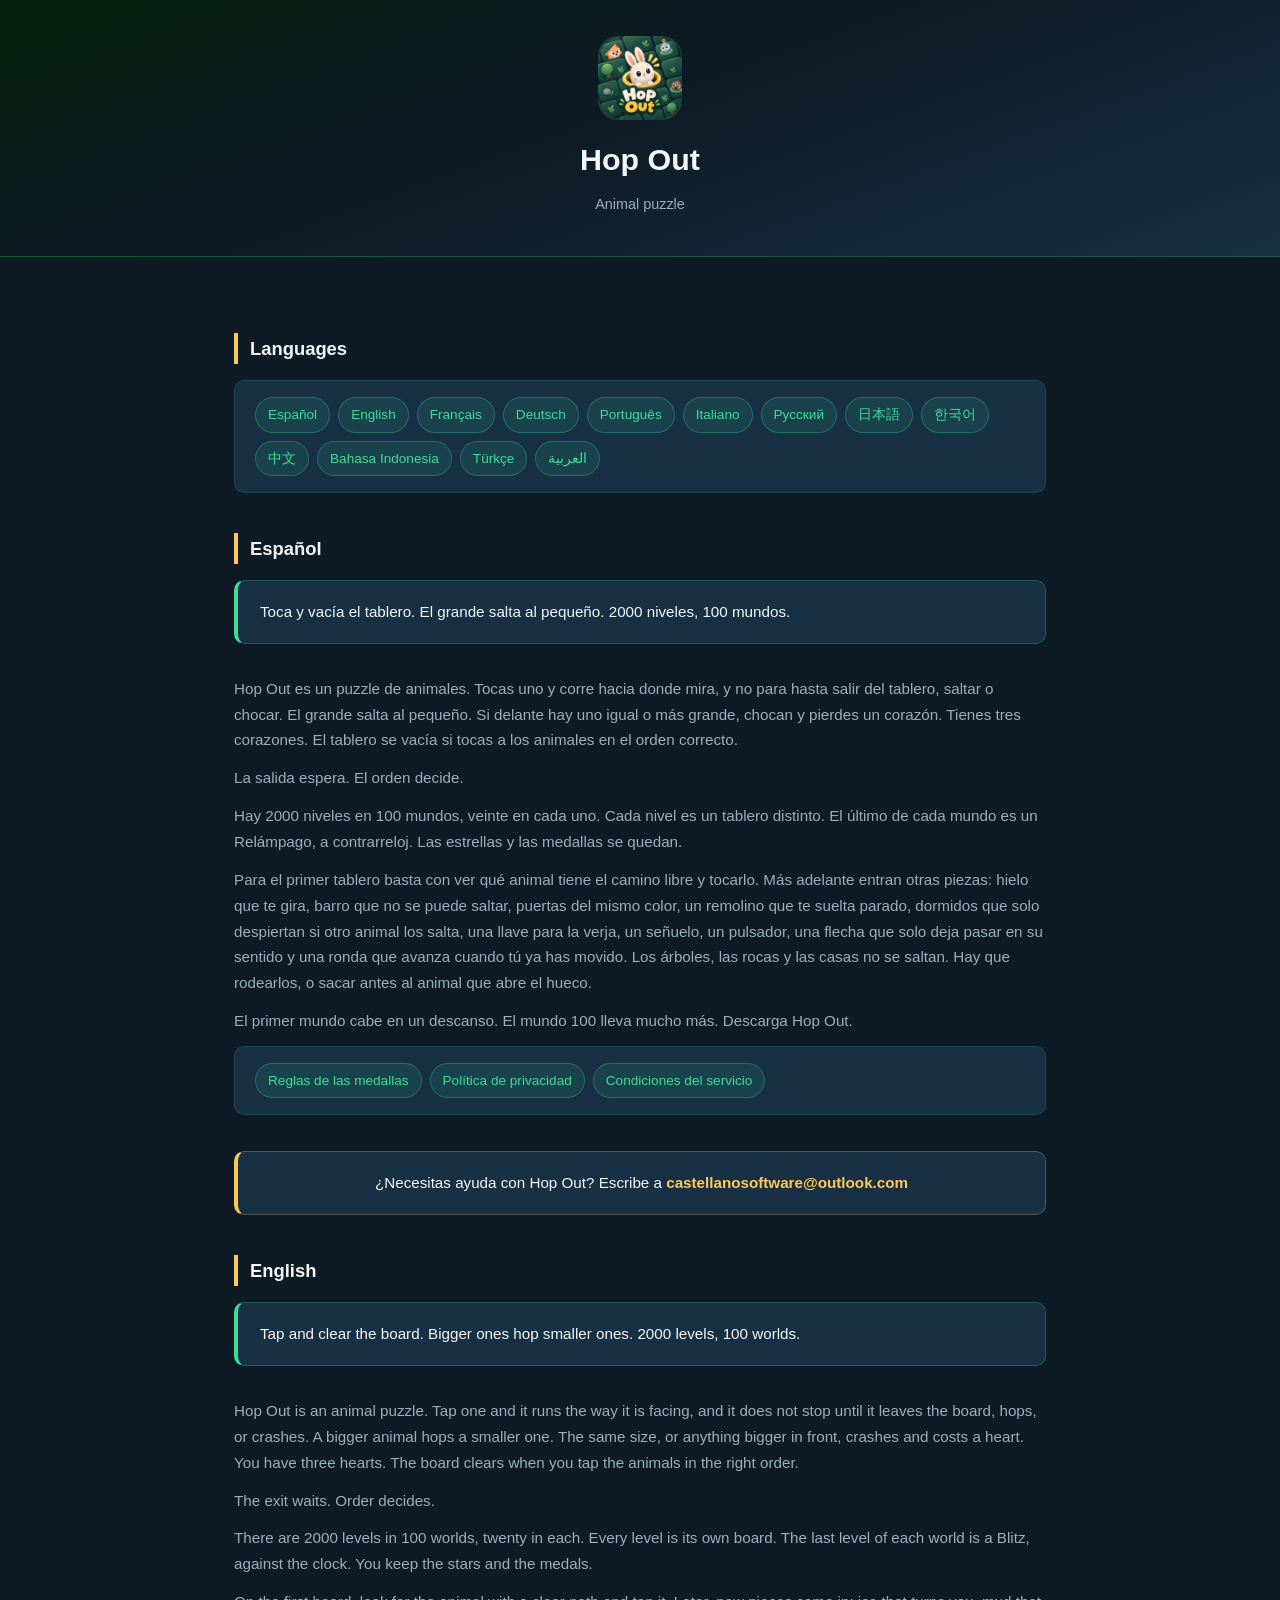
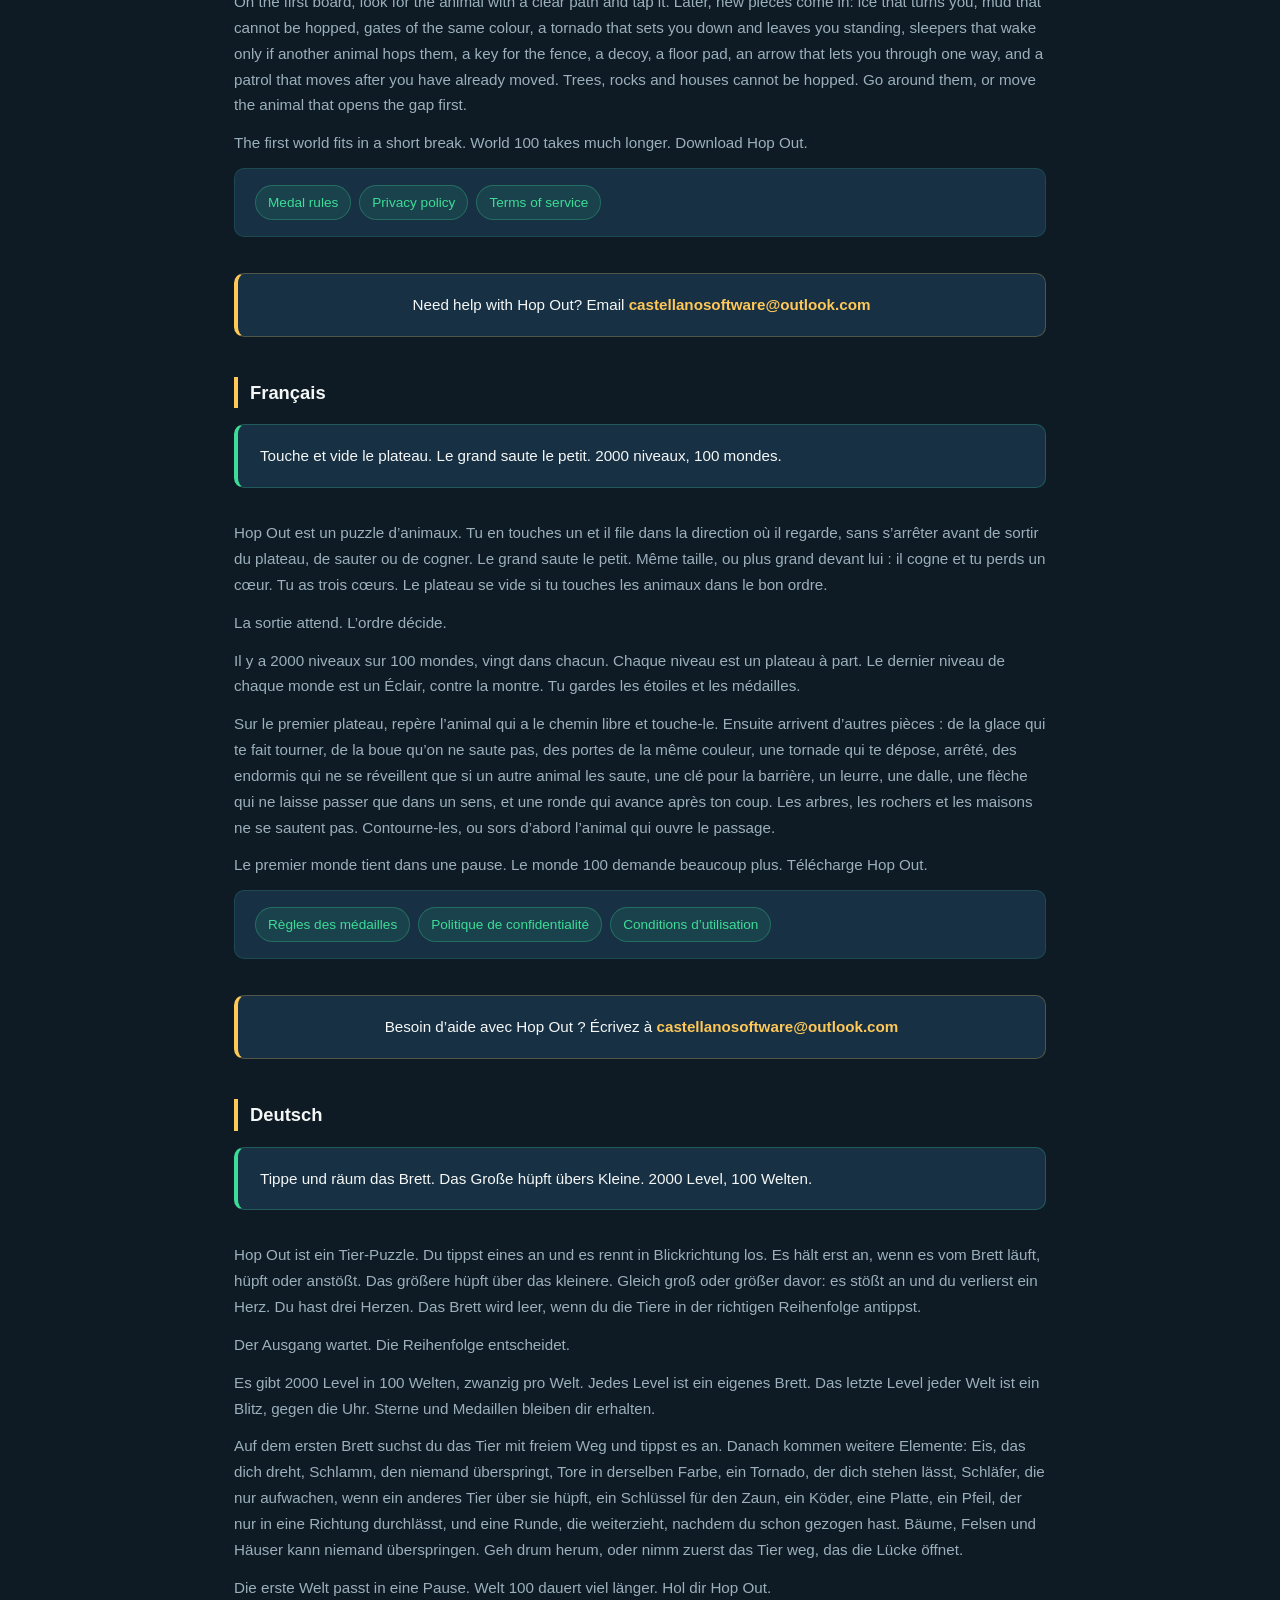
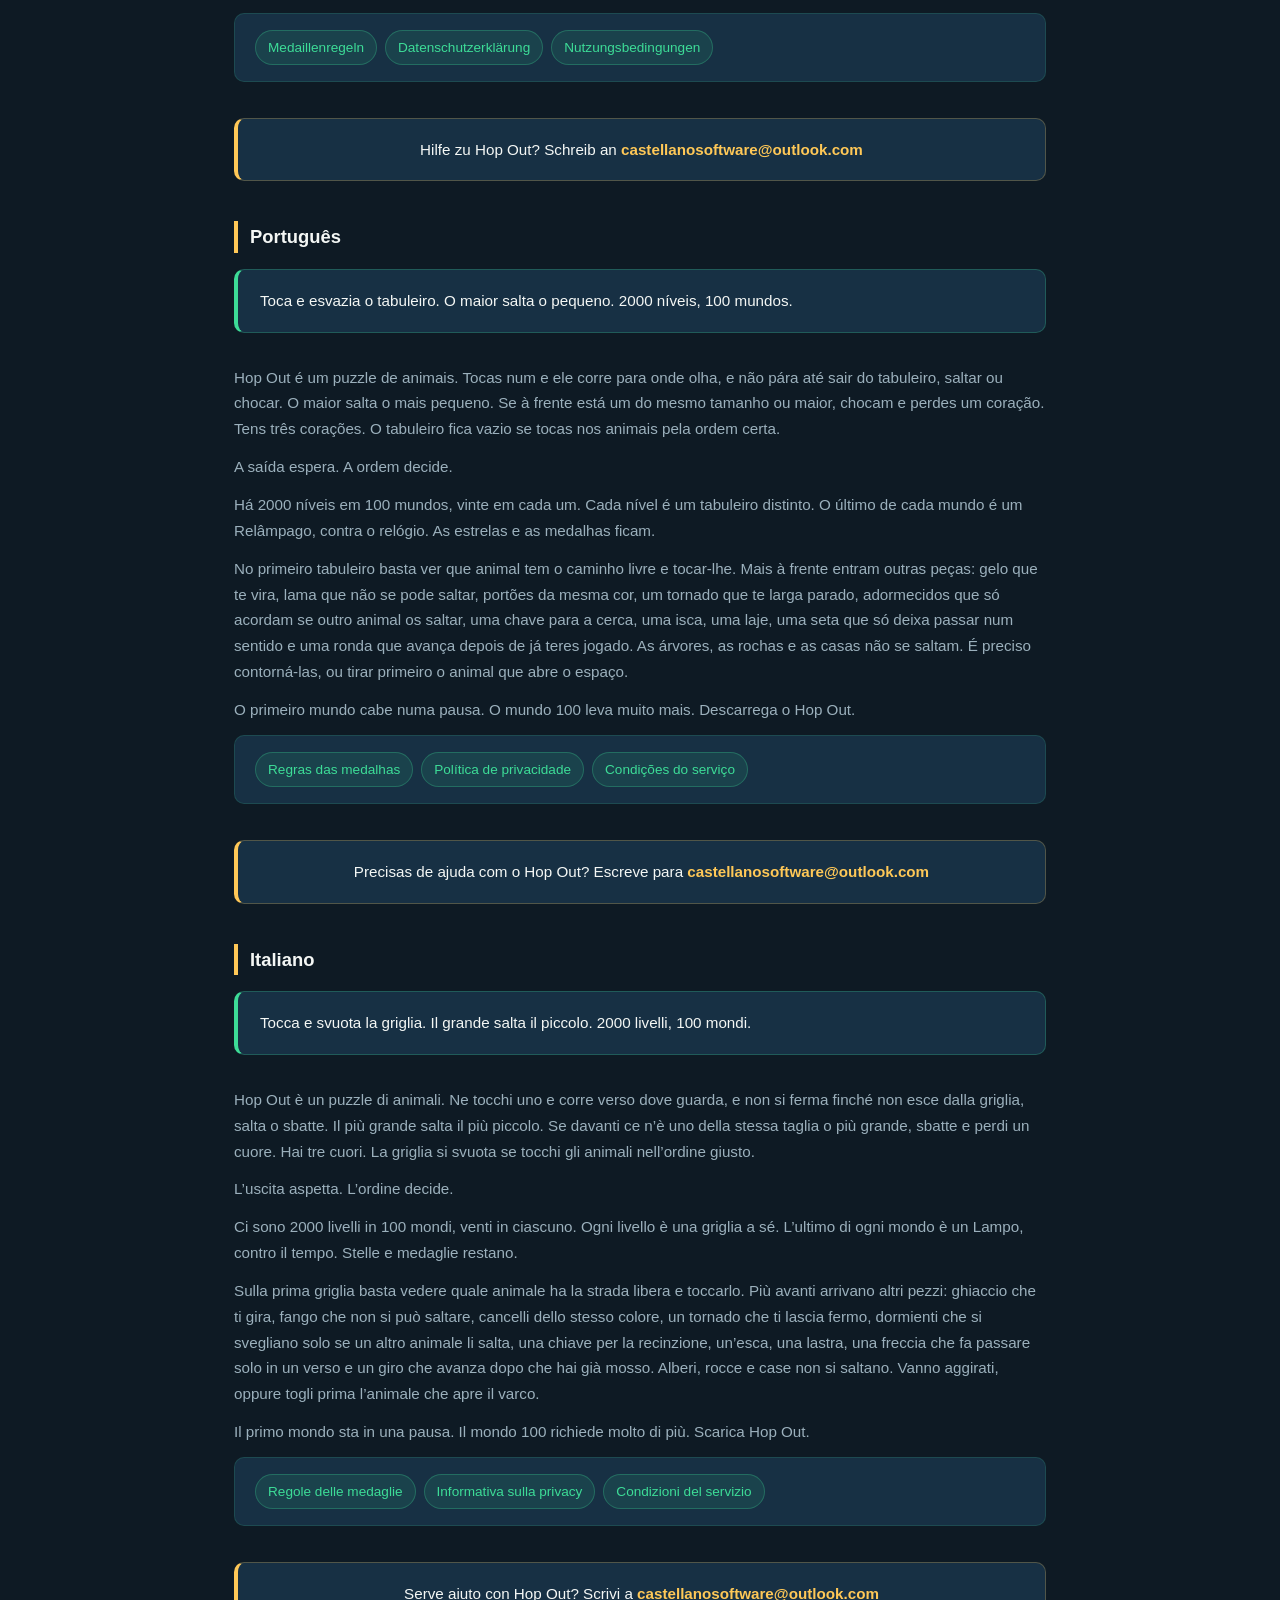
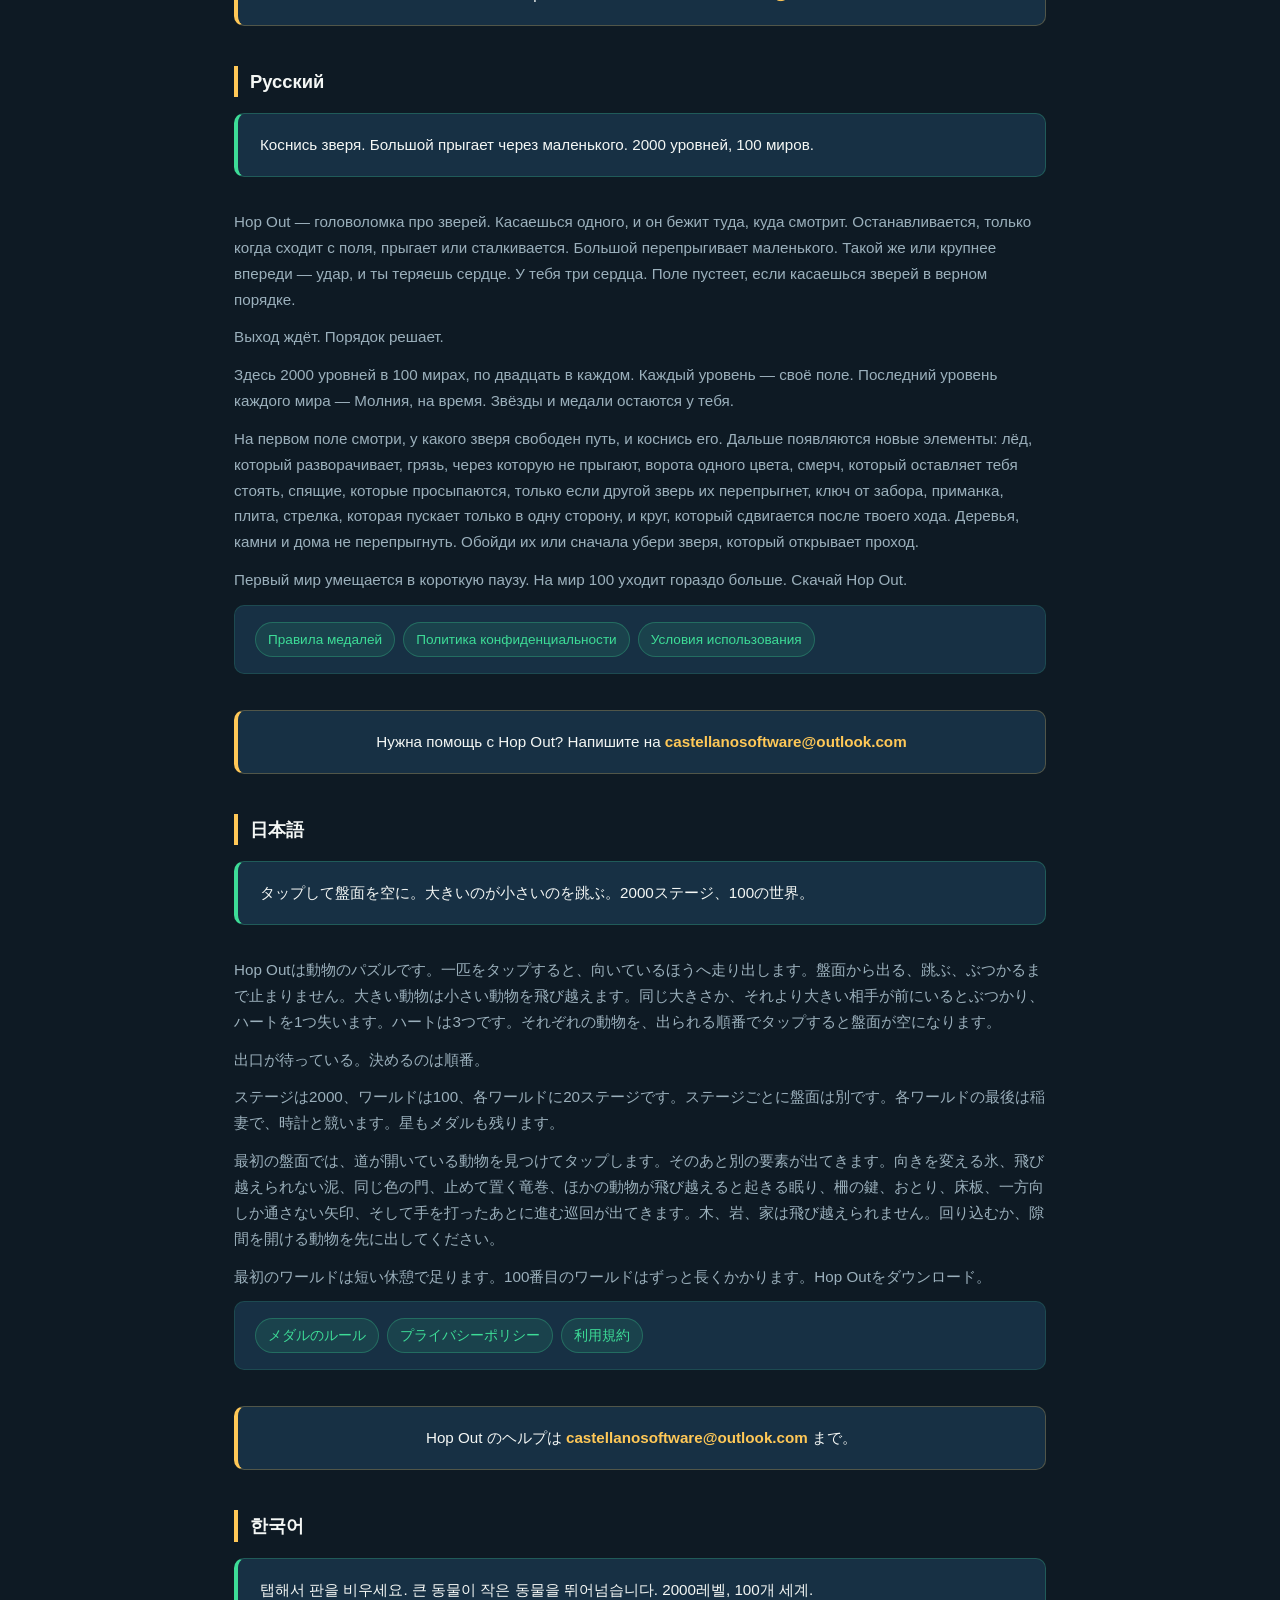
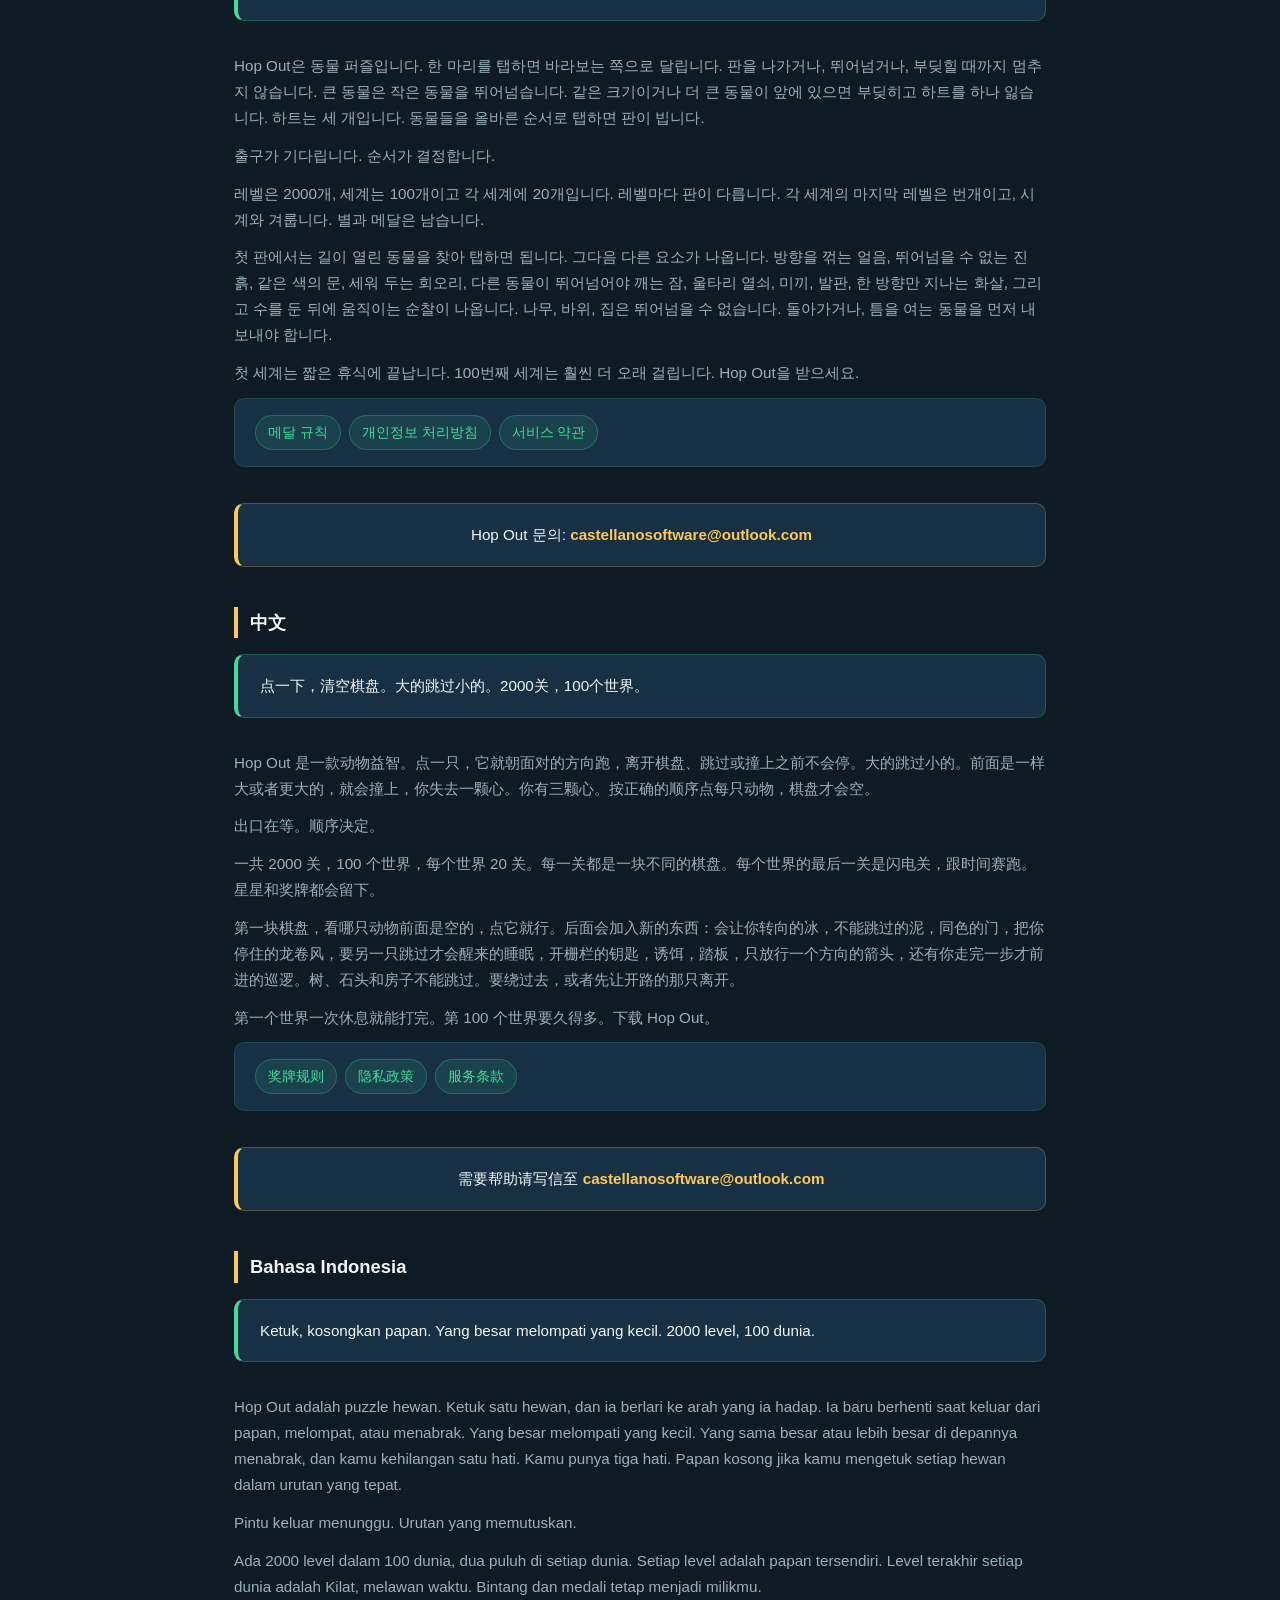
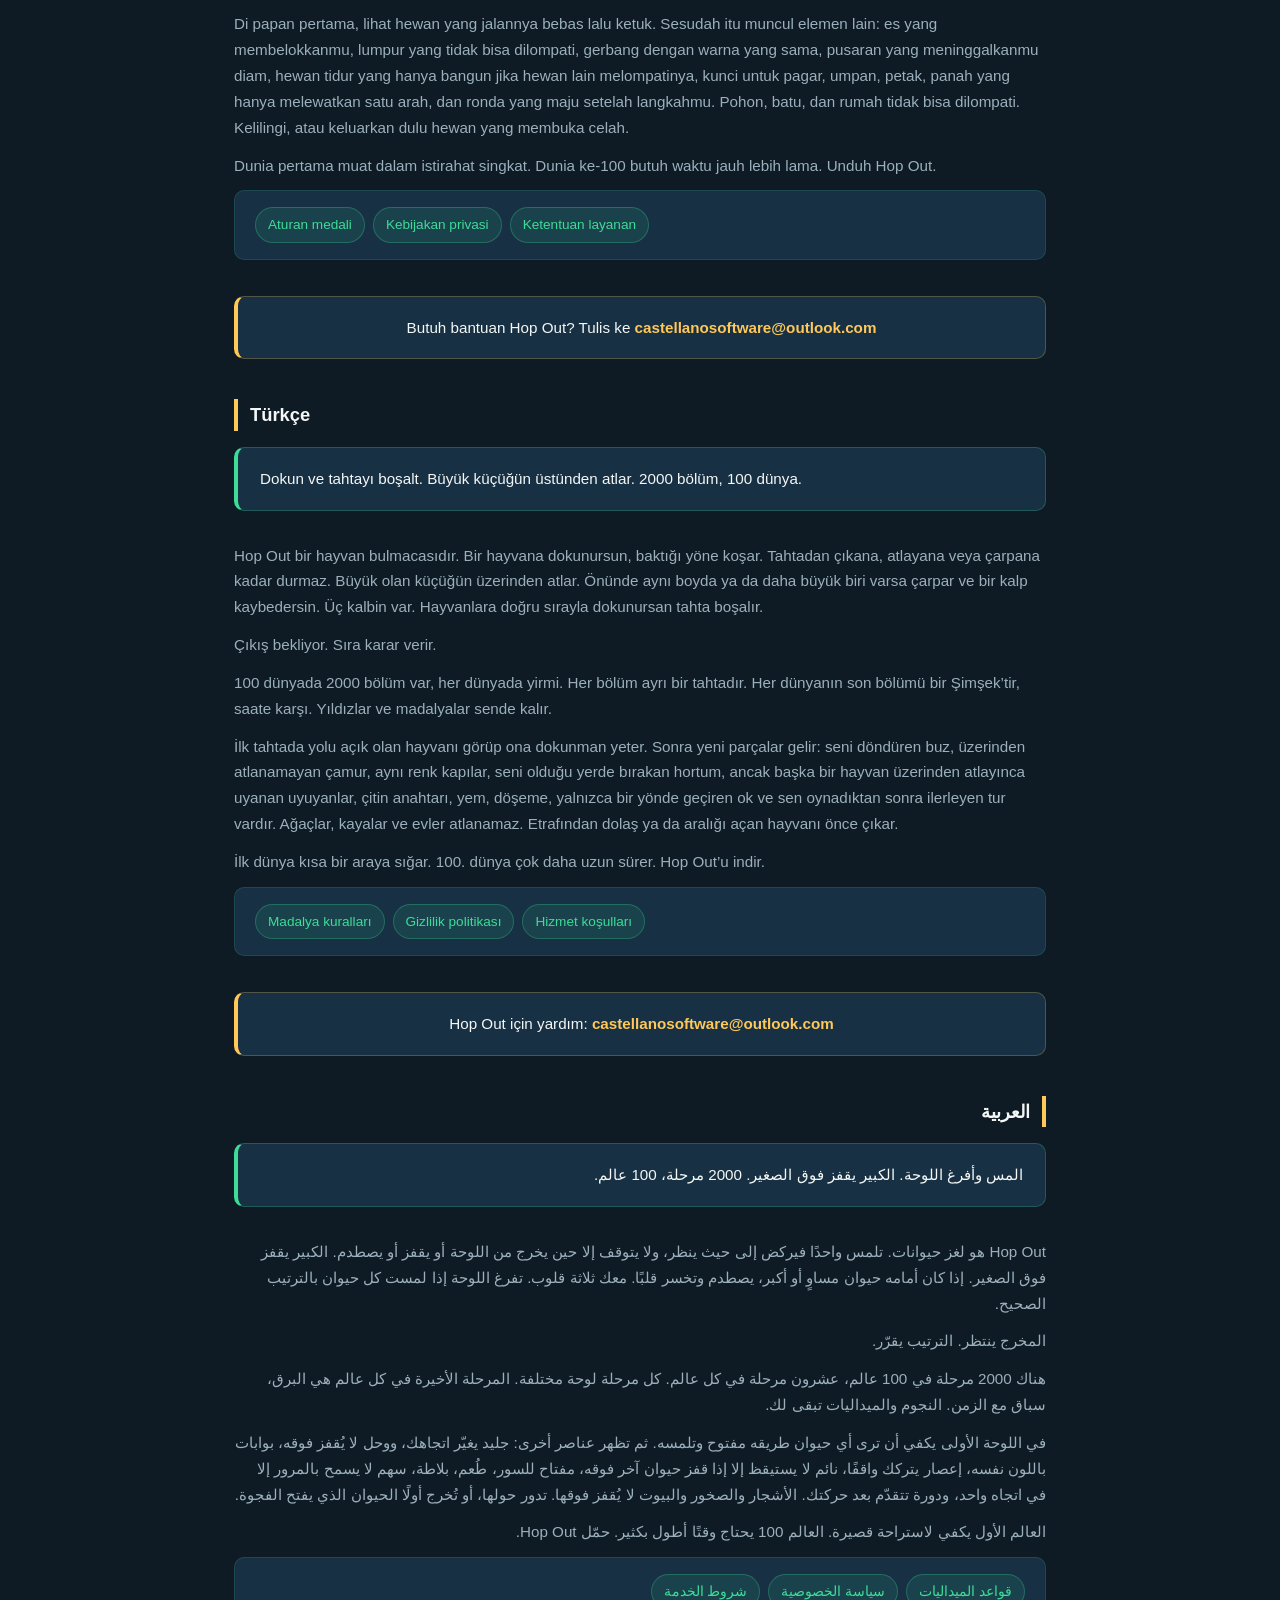
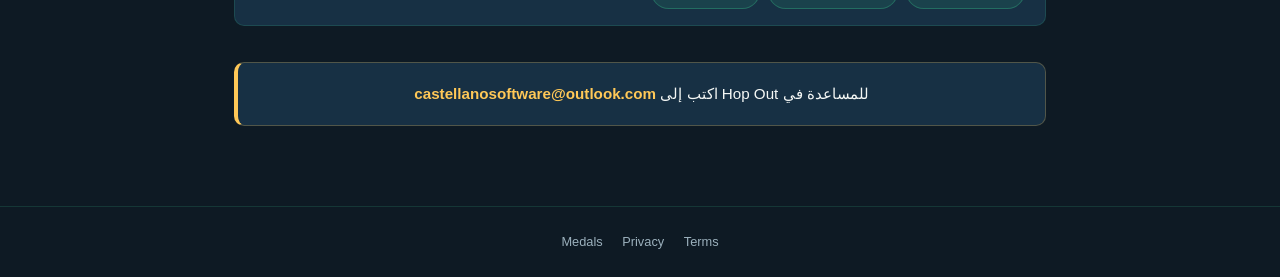
<file: hop-out/index.html>
<!doctype html>
<html lang="en">
<head>
  <meta charset="utf-8" />
  <meta name="viewport" content="width=device-width, initial-scale=1" />
  <title>Hop Out</title>
  <link rel="stylesheet" href="style.css" />
</head>
<body>
  <header>
    <img src="icon.png" alt="Hop Out" />
    <h1>Hop Out</h1>
    <p class="subtitle">Animal puzzle</p>
  </header>
  <main>
    <h2>Languages</h2>
    <nav>
      <a href="#es">Español</a>
      <a href="#en">English</a>
      <a href="#fr">Français</a>
      <a href="#de">Deutsch</a>
      <a href="#pt">Português</a>
      <a href="#it">Italiano</a>
      <a href="#ru">Русский</a>
      <a href="#ja">日本語</a>
      <a href="#ko">한국어</a>
      <a href="#zh">中文</a>
      <a href="#id">Bahasa Indonesia</a>
      <a href="#tr">Türkçe</a>
      <a href="#ar">العربية</a>
    </nav>

    <h2 id="es">Español</h2>
    <div class="card">Toca y vacía el tablero. El grande salta al pequeño. 2000 niveles, 100 mundos.</div>
    <p>Hop Out es un puzzle de animales. Tocas uno y corre hacia donde mira, y no para hasta salir del tablero, saltar o chocar. El grande salta al pequeño. Si delante hay uno igual o más grande, chocan y pierdes un corazón. Tienes tres corazones. El tablero se vacía si tocas a los animales en el orden correcto.</p>
    <p>La salida espera. El orden decide.</p>
    <p>Hay 2000 niveles en 100 mundos, veinte en cada uno. Cada nivel es un tablero distinto. El último de cada mundo es un Relámpago, a contrarreloj. Las estrellas y las medallas se quedan.</p>
    <p>Para el primer tablero basta con ver qué animal tiene el camino libre y tocarlo. Más adelante entran otras piezas: hielo que te gira, barro que no se puede saltar, puertas del mismo color, un remolino que te suelta parado, dormidos que solo despiertan si otro animal los salta, una llave para la verja, un señuelo, un pulsador, una flecha que solo deja pasar en su sentido y una ronda que avanza cuando tú ya has movido. Los árboles, las rocas y las casas no se saltan. Hay que rodearlos, o sacar antes al animal que abre el hueco.</p>
    <p>El primer mundo cabe en un descanso. El mundo 100 lleva mucho más. Descarga Hop Out.</p>
    <nav>
      <a href="medals/">Reglas de las medallas</a>
      <a href="privacy/">Política de privacidad</a>
      <a href="terms/">Condiciones del servicio</a>
    </nav>
    <div class="support-block">
      <p>¿Necesitas ayuda con Hop Out? Escribe a <a href="mailto:castellanosoftware@outlook.com">castellanosoftware@outlook.com</a></p>
    </div>

    <h2 id="en">English</h2>
    <div class="card">Tap and clear the board. Bigger ones hop smaller ones. 2000 levels, 100 worlds.</div>
    <p>Hop Out is an animal puzzle. Tap one and it runs the way it is facing, and it does not stop until it leaves the board, hops, or crashes. A bigger animal hops a smaller one. The same size, or anything bigger in front, crashes and costs a heart. You have three hearts. The board clears when you tap the animals in the right order.</p>
    <p>The exit waits. Order decides.</p>
    <p>There are 2000 levels in 100 worlds, twenty in each. Every level is its own board. The last level of each world is a Blitz, against the clock. You keep the stars and the medals.</p>
    <p>On the first board, look for the animal with a clear path and tap it. Later, new pieces come in: ice that turns you, mud that cannot be hopped, gates of the same colour, a tornado that sets you down and leaves you standing, sleepers that wake only if another animal hops them, a key for the fence, a decoy, a floor pad, an arrow that lets you through one way, and a patrol that moves after you have already moved. Trees, rocks and houses cannot be hopped. Go around them, or move the animal that opens the gap first.</p>
    <p>The first world fits in a short break. World 100 takes much longer. Download Hop Out.</p>
    <nav>
      <a href="medals/">Medal rules</a>
      <a href="privacy/">Privacy policy</a>
      <a href="terms/">Terms of service</a>
    </nav>
    <div class="support-block">
      <p>Need help with Hop Out? Email <a href="mailto:castellanosoftware@outlook.com">castellanosoftware@outlook.com</a></p>
    </div>

    <h2 id="fr">Français</h2>
    <div class="card">Touche et vide le plateau. Le grand saute le petit. 2000 niveaux, 100 mondes.</div>
    <p>Hop Out est un puzzle d’animaux. Tu en touches un et il file dans la direction où il regarde, sans s’arrêter avant de sortir du plateau, de sauter ou de cogner. Le grand saute le petit. Même taille, ou plus grand devant lui : il cogne et tu perds un cœur. Tu as trois cœurs. Le plateau se vide si tu touches les animaux dans le bon ordre.</p>
    <p>La sortie attend. L’ordre décide.</p>
    <p>Il y a 2000 niveaux sur 100 mondes, vingt dans chacun. Chaque niveau est un plateau à part. Le dernier niveau de chaque monde est un Éclair, contre la montre. Tu gardes les étoiles et les médailles.</p>
    <p>Sur le premier plateau, repère l’animal qui a le chemin libre et touche-le. Ensuite arrivent d’autres pièces : de la glace qui te fait tourner, de la boue qu’on ne saute pas, des portes de la même couleur, une tornade qui te dépose, arrêté, des endormis qui ne se réveillent que si un autre animal les saute, une clé pour la barrière, un leurre, une dalle, une flèche qui ne laisse passer que dans un sens, et une ronde qui avance après ton coup. Les arbres, les rochers et les maisons ne se sautent pas. Contourne-les, ou sors d’abord l’animal qui ouvre le passage.</p>
    <p>Le premier monde tient dans une pause. Le monde 100 demande beaucoup plus. Télécharge Hop Out.</p>
    <nav>
      <a href="medals/">Règles des médailles</a>
      <a href="privacy/">Politique de confidentialité</a>
      <a href="terms/">Conditions d’utilisation</a>
    </nav>
    <div class="support-block">
      <p>Besoin d’aide avec Hop Out ? Écrivez à <a href="mailto:castellanosoftware@outlook.com">castellanosoftware@outlook.com</a></p>
    </div>

    <h2 id="de">Deutsch</h2>
    <div class="card">Tippe und räum das Brett. Das Große hüpft übers Kleine. 2000 Level, 100 Welten.</div>
    <p>Hop Out ist ein Tier-Puzzle. Du tippst eines an und es rennt in Blickrichtung los. Es hält erst an, wenn es vom Brett läuft, hüpft oder anstößt. Das größere hüpft über das kleinere. Gleich groß oder größer davor: es stößt an und du verlierst ein Herz. Du hast drei Herzen. Das Brett wird leer, wenn du die Tiere in der richtigen Reihenfolge antippst.</p>
    <p>Der Ausgang wartet. Die Reihenfolge entscheidet.</p>
    <p>Es gibt 2000 Level in 100 Welten, zwanzig pro Welt. Jedes Level ist ein eigenes Brett. Das letzte Level jeder Welt ist ein Blitz, gegen die Uhr. Sterne und Medaillen bleiben dir erhalten.</p>
    <p>Auf dem ersten Brett suchst du das Tier mit freiem Weg und tippst es an. Danach kommen weitere Elemente: Eis, das dich dreht, Schlamm, den niemand überspringt, Tore in derselben Farbe, ein Tornado, der dich stehen lässt, Schläfer, die nur aufwachen, wenn ein anderes Tier über sie hüpft, ein Schlüssel für den Zaun, ein Köder, eine Platte, ein Pfeil, der nur in eine Richtung durchlässt, und eine Runde, die weiterzieht, nachdem du schon gezogen hast. Bäume, Felsen und Häuser kann niemand überspringen. Geh drum herum, oder nimm zuerst das Tier weg, das die Lücke öffnet.</p>
    <p>Die erste Welt passt in eine Pause. Welt 100 dauert viel länger. Hol dir Hop Out.</p>
    <nav>
      <a href="medals/">Medaillenregeln</a>
      <a href="privacy/">Datenschutzerklärung</a>
      <a href="terms/">Nutzungsbedingungen</a>
    </nav>
    <div class="support-block">
      <p>Hilfe zu Hop Out? Schreib an <a href="mailto:castellanosoftware@outlook.com">castellanosoftware@outlook.com</a></p>
    </div>

    <h2 id="pt">Português</h2>
    <div class="card">Toca e esvazia o tabuleiro. O maior salta o pequeno. 2000 níveis, 100 mundos.</div>
    <p>Hop Out é um puzzle de animais. Tocas num e ele corre para onde olha, e não pára até sair do tabuleiro, saltar ou chocar. O maior salta o mais pequeno. Se à frente está um do mesmo tamanho ou maior, chocam e perdes um coração. Tens três corações. O tabuleiro fica vazio se tocas nos animais pela ordem certa.</p>
    <p>A saída espera. A ordem decide.</p>
    <p>Há 2000 níveis em 100 mundos, vinte em cada um. Cada nível é um tabuleiro distinto. O último de cada mundo é um Relâmpago, contra o relógio. As estrelas e as medalhas ficam.</p>
    <p>No primeiro tabuleiro basta ver que animal tem o caminho livre e tocar-lhe. Mais à frente entram outras peças: gelo que te vira, lama que não se pode saltar, portões da mesma cor, um tornado que te larga parado, adormecidos que só acordam se outro animal os saltar, uma chave para a cerca, uma isca, uma laje, uma seta que só deixa passar num sentido e uma ronda que avança depois de já teres jogado. As árvores, as rochas e as casas não se saltam. É preciso contorná-las, ou tirar primeiro o animal que abre o espaço.</p>
    <p>O primeiro mundo cabe numa pausa. O mundo 100 leva muito mais. Descarrega o Hop Out.</p>
    <nav>
      <a href="medals/">Regras das medalhas</a>
      <a href="privacy/">Política de privacidade</a>
      <a href="terms/">Condições do serviço</a>
    </nav>
    <div class="support-block">
      <p>Precisas de ajuda com o Hop Out? Escreve para <a href="mailto:castellanosoftware@outlook.com">castellanosoftware@outlook.com</a></p>
    </div>

    <h2 id="it">Italiano</h2>
    <div class="card">Tocca e svuota la griglia. Il grande salta il piccolo. 2000 livelli, 100 mondi.</div>
    <p>Hop Out è un puzzle di animali. Ne tocchi uno e corre verso dove guarda, e non si ferma finché non esce dalla griglia, salta o sbatte. Il più grande salta il più piccolo. Se davanti ce n’è uno della stessa taglia o più grande, sbatte e perdi un cuore. Hai tre cuori. La griglia si svuota se tocchi gli animali nell’ordine giusto.</p>
    <p>L’uscita aspetta. L’ordine decide.</p>
    <p>Ci sono 2000 livelli in 100 mondi, venti in ciascuno. Ogni livello è una griglia a sé. L’ultimo di ogni mondo è un Lampo, contro il tempo. Stelle e medaglie restano.</p>
    <p>Sulla prima griglia basta vedere quale animale ha la strada libera e toccarlo. Più avanti arrivano altri pezzi: ghiaccio che ti gira, fango che non si può saltare, cancelli dello stesso colore, un tornado che ti lascia fermo, dormienti che si svegliano solo se un altro animale li salta, una chiave per la recinzione, un’esca, una lastra, una freccia che fa passare solo in un verso e un giro che avanza dopo che hai già mosso. Alberi, rocce e case non si saltano. Vanno aggirati, oppure togli prima l’animale che apre il varco.</p>
    <p>Il primo mondo sta in una pausa. Il mondo 100 richiede molto di più. Scarica Hop Out.</p>
    <nav>
      <a href="medals/">Regole delle medaglie</a>
      <a href="privacy/">Informativa sulla privacy</a>
      <a href="terms/">Condizioni del servizio</a>
    </nav>
    <div class="support-block">
      <p>Serve aiuto con Hop Out? Scrivi a <a href="mailto:castellanosoftware@outlook.com">castellanosoftware@outlook.com</a></p>
    </div>

    <h2 id="ru">Русский</h2>
    <div class="card">Коснись зверя. Большой прыгает через маленького. 2000 уровней, 100 миров.</div>
    <p>Hop Out — головоломка про зверей. Касаешься одного, и он бежит туда, куда смотрит. Останавливается, только когда сходит с поля, прыгает или сталкивается. Большой перепрыгивает маленького. Такой же или крупнее впереди — удар, и ты теряешь сердце. У тебя три сердца. Поле пустеет, если касаешься зверей в верном порядке.</p>
    <p>Выход ждёт. Порядок решает.</p>
    <p>Здесь 2000 уровней в 100 мирах, по двадцать в каждом. Каждый уровень — своё поле. Последний уровень каждого мира — Молния, на время. Звёзды и медали остаются у тебя.</p>
    <p>На первом поле смотри, у какого зверя свободен путь, и коснись его. Дальше появляются новые элементы: лёд, который разворачивает, грязь, через которую не прыгают, ворота одного цвета, смерч, который оставляет тебя стоять, спящие, которые просыпаются, только если другой зверь их перепрыгнет, ключ от забора, приманка, плита, стрелка, которая пускает только в одну сторону, и круг, который сдвигается после твоего хода. Деревья, камни и дома не перепрыгнуть. Обойди их или сначала убери зверя, который открывает проход.</p>
    <p>Первый мир умещается в короткую паузу. На мир 100 уходит гораздо больше. Скачай Hop Out.</p>
    <nav>
      <a href="medals/">Правила медалей</a>
      <a href="privacy/">Политика конфиденциальности</a>
      <a href="terms/">Условия использования</a>
    </nav>
    <div class="support-block">
      <p>Нужна помощь с Hop Out? Напишите на <a href="mailto:castellanosoftware@outlook.com">castellanosoftware@outlook.com</a></p>
    </div>

    <h2 id="ja">日本語</h2>
    <div class="card">タップして盤面を空に。大きいのが小さいのを跳ぶ。2000ステージ、100の世界。</div>
    <p>Hop Outは動物のパズルです。一匹をタップすると、向いているほうへ走り出します。盤面から出る、跳ぶ、ぶつかるまで止まりません。大きい動物は小さい動物を飛び越えます。同じ大きさか、それより大きい相手が前にいるとぶつかり、ハートを1つ失います。ハートは3つです。それぞれの動物を、出られる順番でタップすると盤面が空になります。</p>
    <p>出口が待っている。決めるのは順番。</p>
    <p>ステージは2000、ワールドは100、各ワールドに20ステージです。ステージごとに盤面は別です。各ワールドの最後は稲妻で、時計と競います。星もメダルも残ります。</p>
    <p>最初の盤面では、道が開いている動物を見つけてタップします。そのあと別の要素が出てきます。向きを変える氷、飛び越えられない泥、同じ色の門、止めて置く竜巻、ほかの動物が飛び越えると起きる眠り、柵の鍵、おとり、床板、一方向しか通さない矢印、そして手を打ったあとに進む巡回が出てきます。木、岩、家は飛び越えられません。回り込むか、隙間を開ける動物を先に出してください。</p>
    <p>最初のワールドは短い休憩で足ります。100番目のワールドはずっと長くかかります。Hop Outをダウンロード。</p>
    <nav>
      <a href="medals/">メダルのルール</a>
      <a href="privacy/">プライバシーポリシー</a>
      <a href="terms/">利用規約</a>
    </nav>
    <div class="support-block">
      <p>Hop Out のヘルプは <a href="mailto:castellanosoftware@outlook.com">castellanosoftware@outlook.com</a> まで。</p>
    </div>

    <h2 id="ko">한국어</h2>
    <div class="card">탭해서 판을 비우세요. 큰 동물이 작은 동물을 뛰어넘습니다. 2000레벨, 100개 세계.</div>
    <p>Hop Out은 동물 퍼즐입니다. 한 마리를 탭하면 바라보는 쪽으로 달립니다. 판을 나가거나, 뛰어넘거나, 부딪힐 때까지 멈추지 않습니다. 큰 동물은 작은 동물을 뛰어넘습니다. 같은 크기이거나 더 큰 동물이 앞에 있으면 부딪히고 하트를 하나 잃습니다. 하트는 세 개입니다. 동물들을 올바른 순서로 탭하면 판이 빕니다.</p>
    <p>출구가 기다립니다. 순서가 결정합니다.</p>
    <p>레벨은 2000개, 세계는 100개이고 각 세계에 20개입니다. 레벨마다 판이 다릅니다. 각 세계의 마지막 레벨은 번개이고, 시계와 겨룹니다. 별과 메달은 남습니다.</p>
    <p>첫 판에서는 길이 열린 동물을 찾아 탭하면 됩니다. 그다음 다른 요소가 나옵니다. 방향을 꺾는 얼음, 뛰어넘을 수 없는 진흙, 같은 색의 문, 세워 두는 회오리, 다른 동물이 뛰어넘어야 깨는 잠, 울타리 열쇠, 미끼, 발판, 한 방향만 지나는 화살, 그리고 수를 둔 뒤에 움직이는 순찰이 나옵니다. 나무, 바위, 집은 뛰어넘을 수 없습니다. 돌아가거나, 틈을 여는 동물을 먼저 내보내야 합니다.</p>
    <p>첫 세계는 짧은 휴식에 끝납니다. 100번째 세계는 훨씬 더 오래 걸립니다. Hop Out을 받으세요.</p>
    <nav>
      <a href="medals/">메달 규칙</a>
      <a href="privacy/">개인정보 처리방침</a>
      <a href="terms/">서비스 약관</a>
    </nav>
    <div class="support-block">
      <p>Hop Out 문의: <a href="mailto:castellanosoftware@outlook.com">castellanosoftware@outlook.com</a></p>
    </div>

    <h2 id="zh">中文</h2>
    <div class="card">点一下，清空棋盘。大的跳过小的。2000关，100个世界。</div>
    <p>Hop Out 是一款动物益智。点一只，它就朝面对的方向跑，离开棋盘、跳过或撞上之前不会停。大的跳过小的。前面是一样大或者更大的，就会撞上，你失去一颗心。你有三颗心。按正确的顺序点每只动物，棋盘才会空。</p>
    <p>出口在等。顺序决定。</p>
    <p>一共 2000 关，100 个世界，每个世界 20 关。每一关都是一块不同的棋盘。每个世界的最后一关是闪电关，跟时间赛跑。星星和奖牌都会留下。</p>
    <p>第一块棋盘，看哪只动物前面是空的，点它就行。后面会加入新的东西：会让你转向的冰，不能跳过的泥，同色的门，把你停住的龙卷风，要另一只跳过才会醒来的睡眠，开栅栏的钥匙，诱饵，踏板，只放行一个方向的箭头，还有你走完一步才前进的巡逻。树、石头和房子不能跳过。要绕过去，或者先让开路的那只离开。</p>
    <p>第一个世界一次休息就能打完。第 100 个世界要久得多。下载 Hop Out。</p>
    <nav>
      <a href="medals/">奖牌规则</a>
      <a href="privacy/">隐私政策</a>
      <a href="terms/">服务条款</a>
    </nav>
    <div class="support-block">
      <p>需要帮助请写信至 <a href="mailto:castellanosoftware@outlook.com">castellanosoftware@outlook.com</a></p>
    </div>

    <h2 id="id">Bahasa Indonesia</h2>
    <div class="card">Ketuk, kosongkan papan. Yang besar melompati yang kecil. 2000 level, 100 dunia.</div>
    <p>Hop Out adalah puzzle hewan. Ketuk satu hewan, dan ia berlari ke arah yang ia hadap. Ia baru berhenti saat keluar dari papan, melompat, atau menabrak. Yang besar melompati yang kecil. Yang sama besar atau lebih besar di depannya menabrak, dan kamu kehilangan satu hati. Kamu punya tiga hati. Papan kosong jika kamu mengetuk setiap hewan dalam urutan yang tepat.</p>
    <p>Pintu keluar menunggu. Urutan yang memutuskan.</p>
    <p>Ada 2000 level dalam 100 dunia, dua puluh di setiap dunia. Setiap level adalah papan tersendiri. Level terakhir setiap dunia adalah Kilat, melawan waktu. Bintang dan medali tetap menjadi milikmu.</p>
    <p>Di papan pertama, lihat hewan yang jalannya bebas lalu ketuk. Sesudah itu muncul elemen lain: es yang membelokkanmu, lumpur yang tidak bisa dilompati, gerbang dengan warna yang sama, pusaran yang meninggalkanmu diam, hewan tidur yang hanya bangun jika hewan lain melompatinya, kunci untuk pagar, umpan, petak, panah yang hanya melewatkan satu arah, dan ronda yang maju setelah langkahmu. Pohon, batu, dan rumah tidak bisa dilompati. Kelilingi, atau keluarkan dulu hewan yang membuka celah.</p>
    <p>Dunia pertama muat dalam istirahat singkat. Dunia ke-100 butuh waktu jauh lebih lama. Unduh Hop Out.</p>
    <nav>
      <a href="medals/">Aturan medali</a>
      <a href="privacy/">Kebijakan privasi</a>
      <a href="terms/">Ketentuan layanan</a>
    </nav>
    <div class="support-block">
      <p>Butuh bantuan Hop Out? Tulis ke <a href="mailto:castellanosoftware@outlook.com">castellanosoftware@outlook.com</a></p>
    </div>

    <h2 id="tr">Türkçe</h2>
    <div class="card">Dokun ve tahtayı boşalt. Büyük küçüğün üstünden atlar. 2000 bölüm, 100 dünya.</div>
    <p>Hop Out bir hayvan bulmacasıdır. Bir hayvana dokunursun, baktığı yöne koşar. Tahtadan çıkana, atlayana veya çarpana kadar durmaz. Büyük olan küçüğün üzerinden atlar. Önünde aynı boyda ya da daha büyük biri varsa çarpar ve bir kalp kaybedersin. Üç kalbin var. Hayvanlara doğru sırayla dokunursan tahta boşalır.</p>
    <p>Çıkış bekliyor. Sıra karar verir.</p>
    <p>100 dünyada 2000 bölüm var, her dünyada yirmi. Her bölüm ayrı bir tahtadır. Her dünyanın son bölümü bir Şimşek’tir, saate karşı. Yıldızlar ve madalyalar sende kalır.</p>
    <p>İlk tahtada yolu açık olan hayvanı görüp ona dokunman yeter. Sonra yeni parçalar gelir: seni döndüren buz, üzerinden atlanamayan çamur, aynı renk kapılar, seni olduğu yerde bırakan hortum, ancak başka bir hayvan üzerinden atlayınca uyanan uyuyanlar, çitin anahtarı, yem, döşeme, yalnızca bir yönde geçiren ok ve sen oynadıktan sonra ilerleyen tur vardır. Ağaçlar, kayalar ve evler atlanamaz. Etrafından dolaş ya da aralığı açan hayvanı önce çıkar.</p>
    <p>İlk dünya kısa bir araya sığar. 100. dünya çok daha uzun sürer. Hop Out’u indir.</p>
    <nav>
      <a href="medals/">Madalya kuralları</a>
      <a href="privacy/">Gizlilik politikası</a>
      <a href="terms/">Hizmet koşulları</a>
    </nav>
    <div class="support-block">
      <p>Hop Out için yardım: <a href="mailto:castellanosoftware@outlook.com">castellanosoftware@outlook.com</a></p>
    </div>

    <div dir="rtl" lang="ar">
      <h2 id="ar">العربية</h2>
      <div class="card">المس وأفرغ اللوحة. الكبير يقفز فوق الصغير. 2000 مرحلة، 100 عالم.</div>
      <p>Hop Out هو لغز حيوانات. تلمس واحدًا فيركض إلى حيث ينظر، ولا يتوقف إلا حين يخرج من اللوحة أو يقفز أو يصطدم. الكبير يقفز فوق الصغير. إذا كان أمامه حيوان مساوٍ أو أكبر، يصطدم وتخسر قلبًا. معك ثلاثة قلوب. تفرغ اللوحة إذا لمست كل حيوان بالترتيب الصحيح.</p>
      <p>المخرج ينتظر. الترتيب يقرّر.</p>
      <p>هناك 2000 مرحلة في 100 عالم، عشرون مرحلة في كل عالم. كل مرحلة لوحة مختلفة. المرحلة الأخيرة في كل عالم هي البرق، سباق مع الزمن. النجوم والميداليات تبقى لك.</p>
      <p>في اللوحة الأولى يكفي أن ترى أي حيوان طريقه مفتوح وتلمسه. ثم تظهر عناصر أخرى: جليد يغيّر اتجاهك، ووحل لا يُقفز فوقه، بوابات باللون نفسه، إعصار يتركك واقفًا، نائم لا يستيقظ إلا إذا قفز حيوان آخر فوقه، مفتاح للسور، طُعم، بلاطة، سهم لا يسمح بالمرور إلا في اتجاه واحد، ودورة تتقدّم بعد حركتك. الأشجار والصخور والبيوت لا يُقفز فوقها. تدور حولها، أو تُخرج أولًا الحيوان الذي يفتح الفجوة.</p>
      <p>العالم الأول يكفي لاستراحة قصيرة. العالم 100 يحتاج وقتًا أطول بكثير. حمّل Hop Out.</p>
      <nav>
        <a href="medals/">قواعد الميداليات</a>
        <a href="privacy/">سياسة الخصوصية</a>
        <a href="terms/">شروط الخدمة</a>
      </nav>
      <div class="support-block">
        <p>للمساعدة في Hop Out اكتب إلى <a href="mailto:castellanosoftware@outlook.com">castellanosoftware@outlook.com</a></p>
      </div>
    </div>
  </main>
  <footer>
    <a href="medals/">Medals</a>
    <a href="privacy/">Privacy</a>
    <a href="terms/">Terms</a>
  </footer>
</body>
</html>
</file>
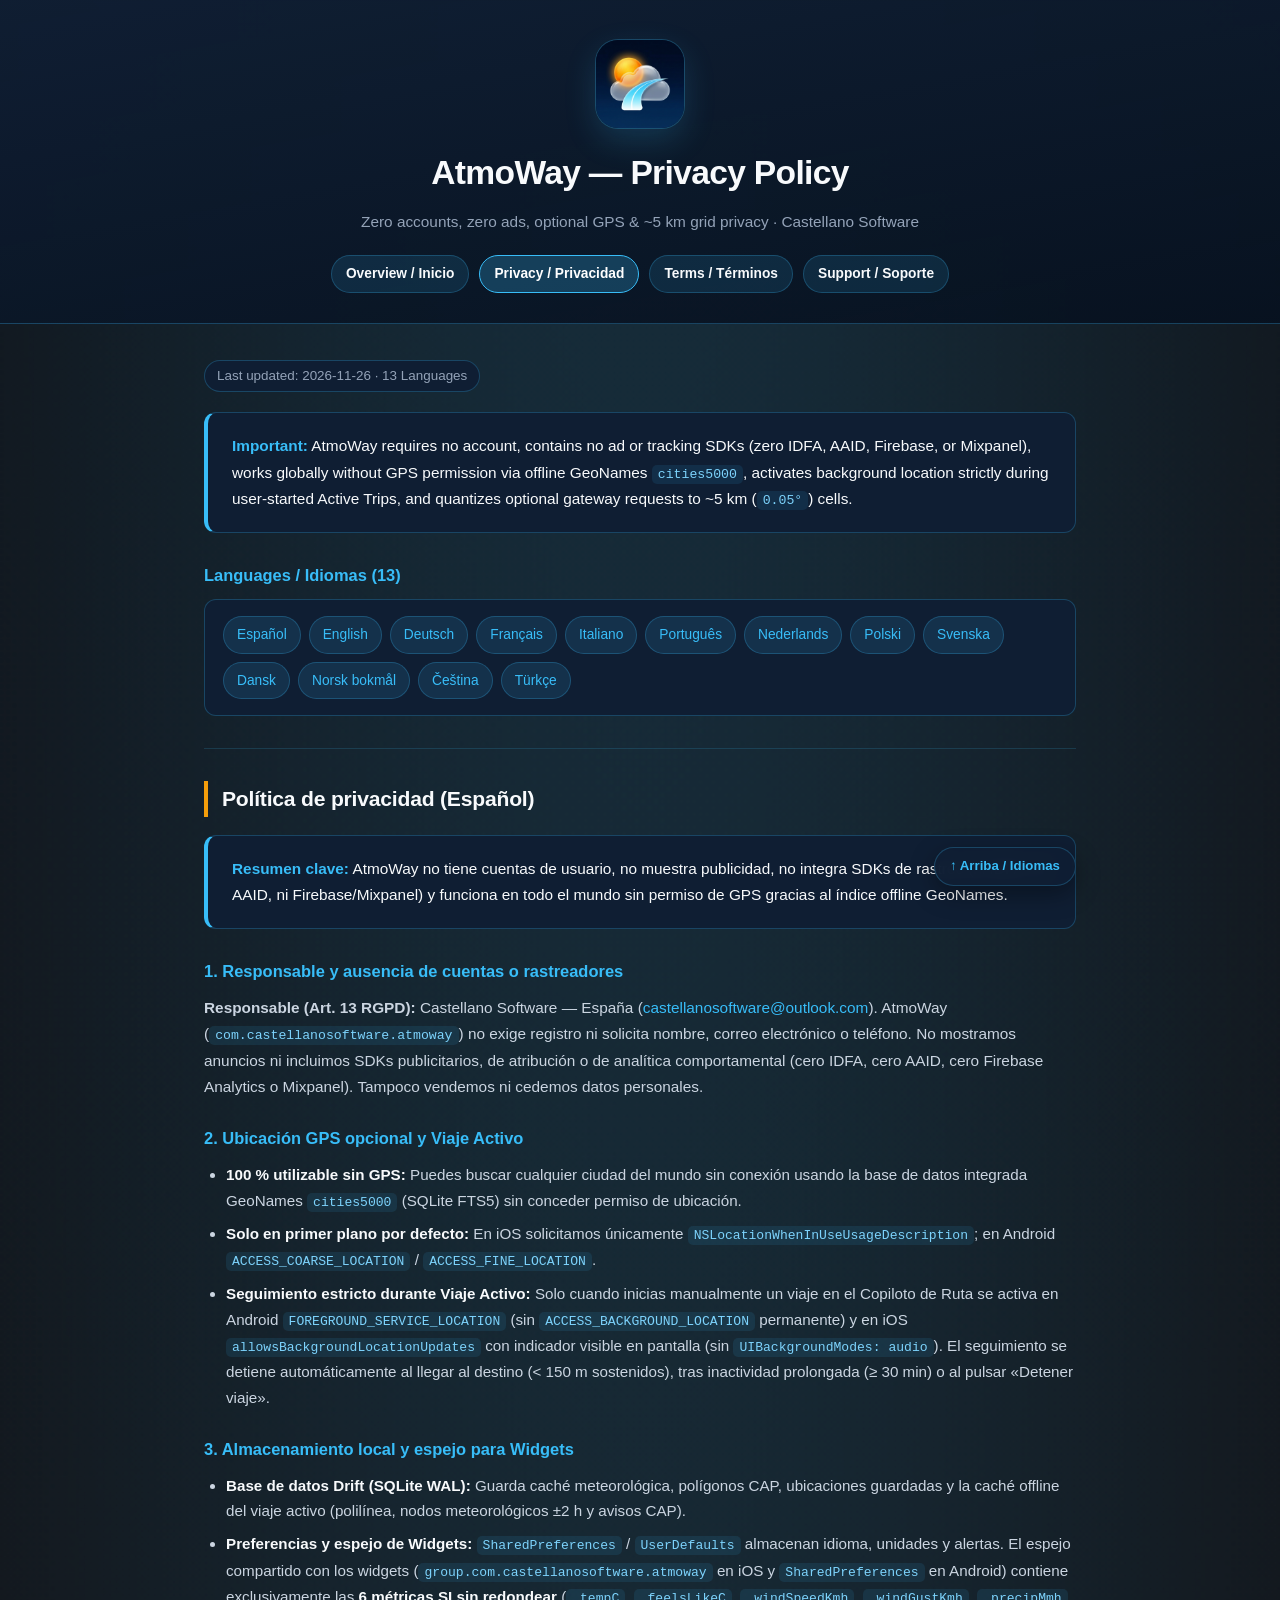
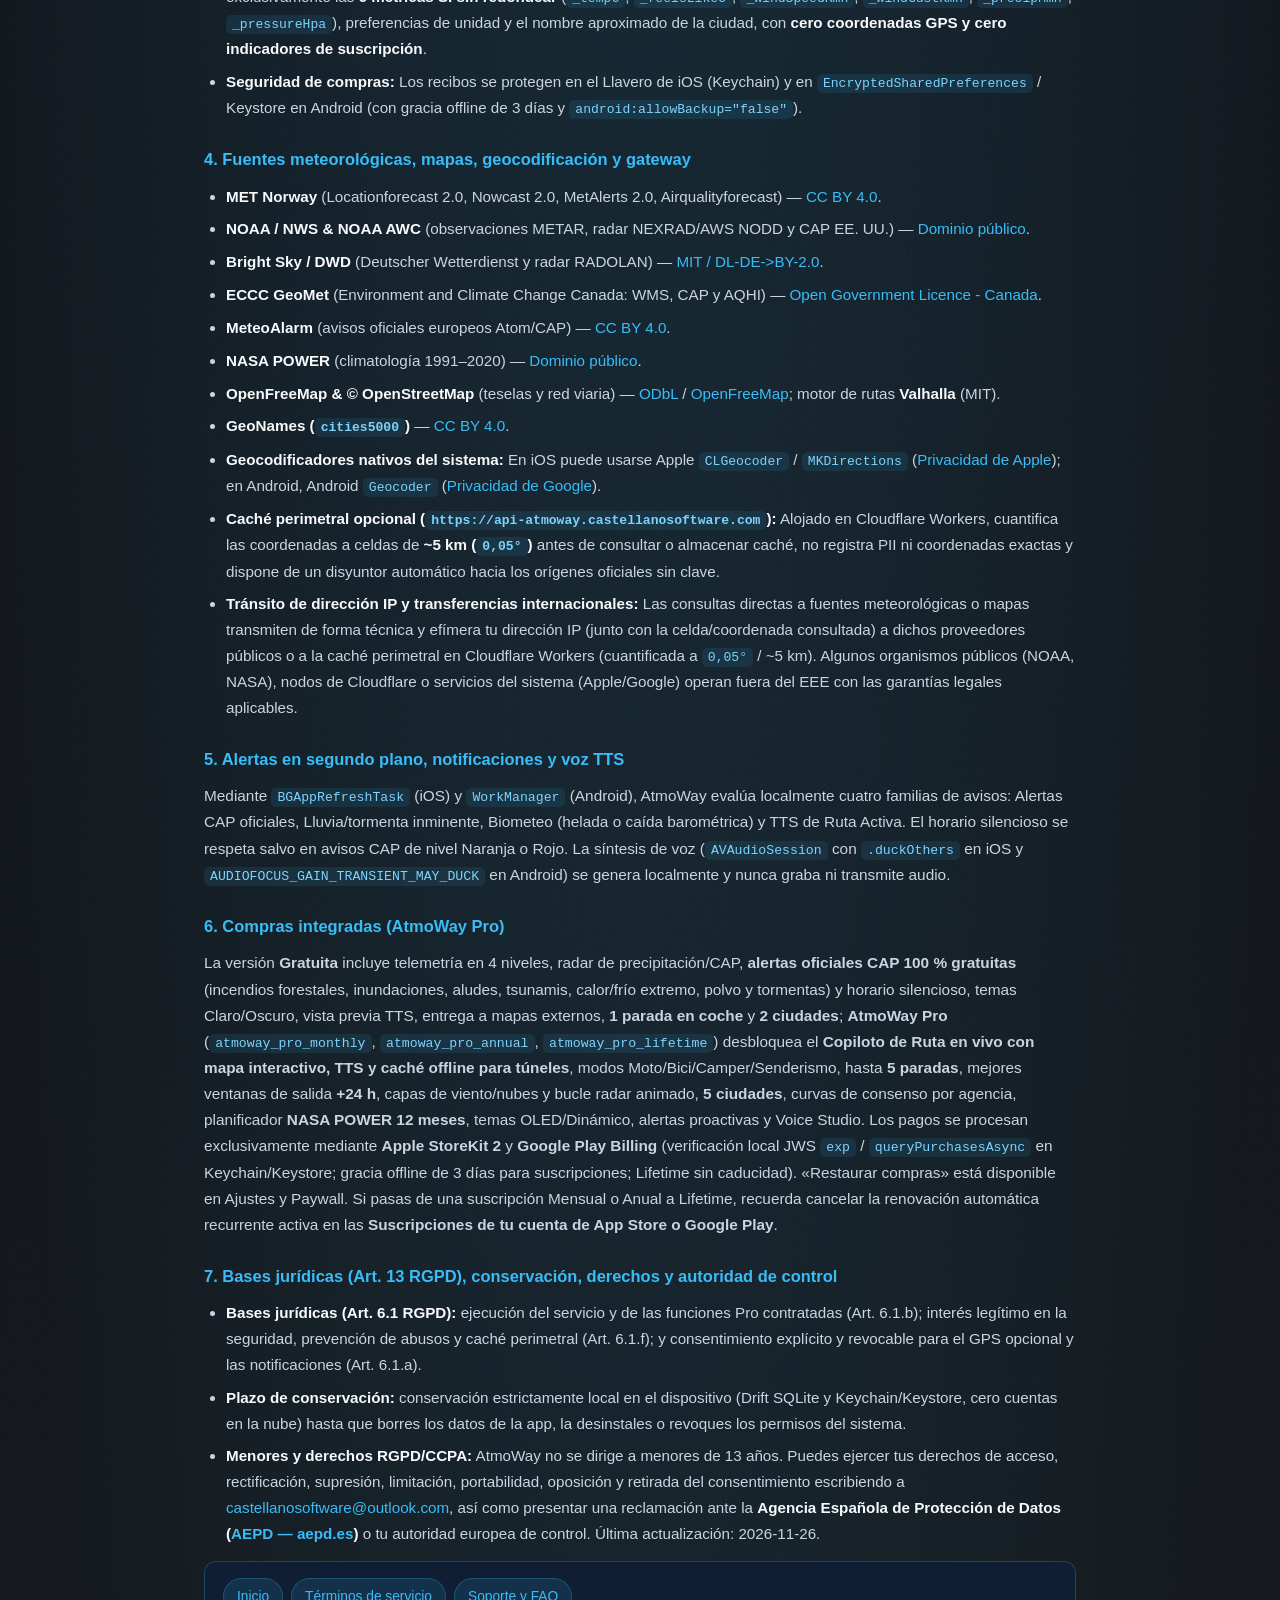
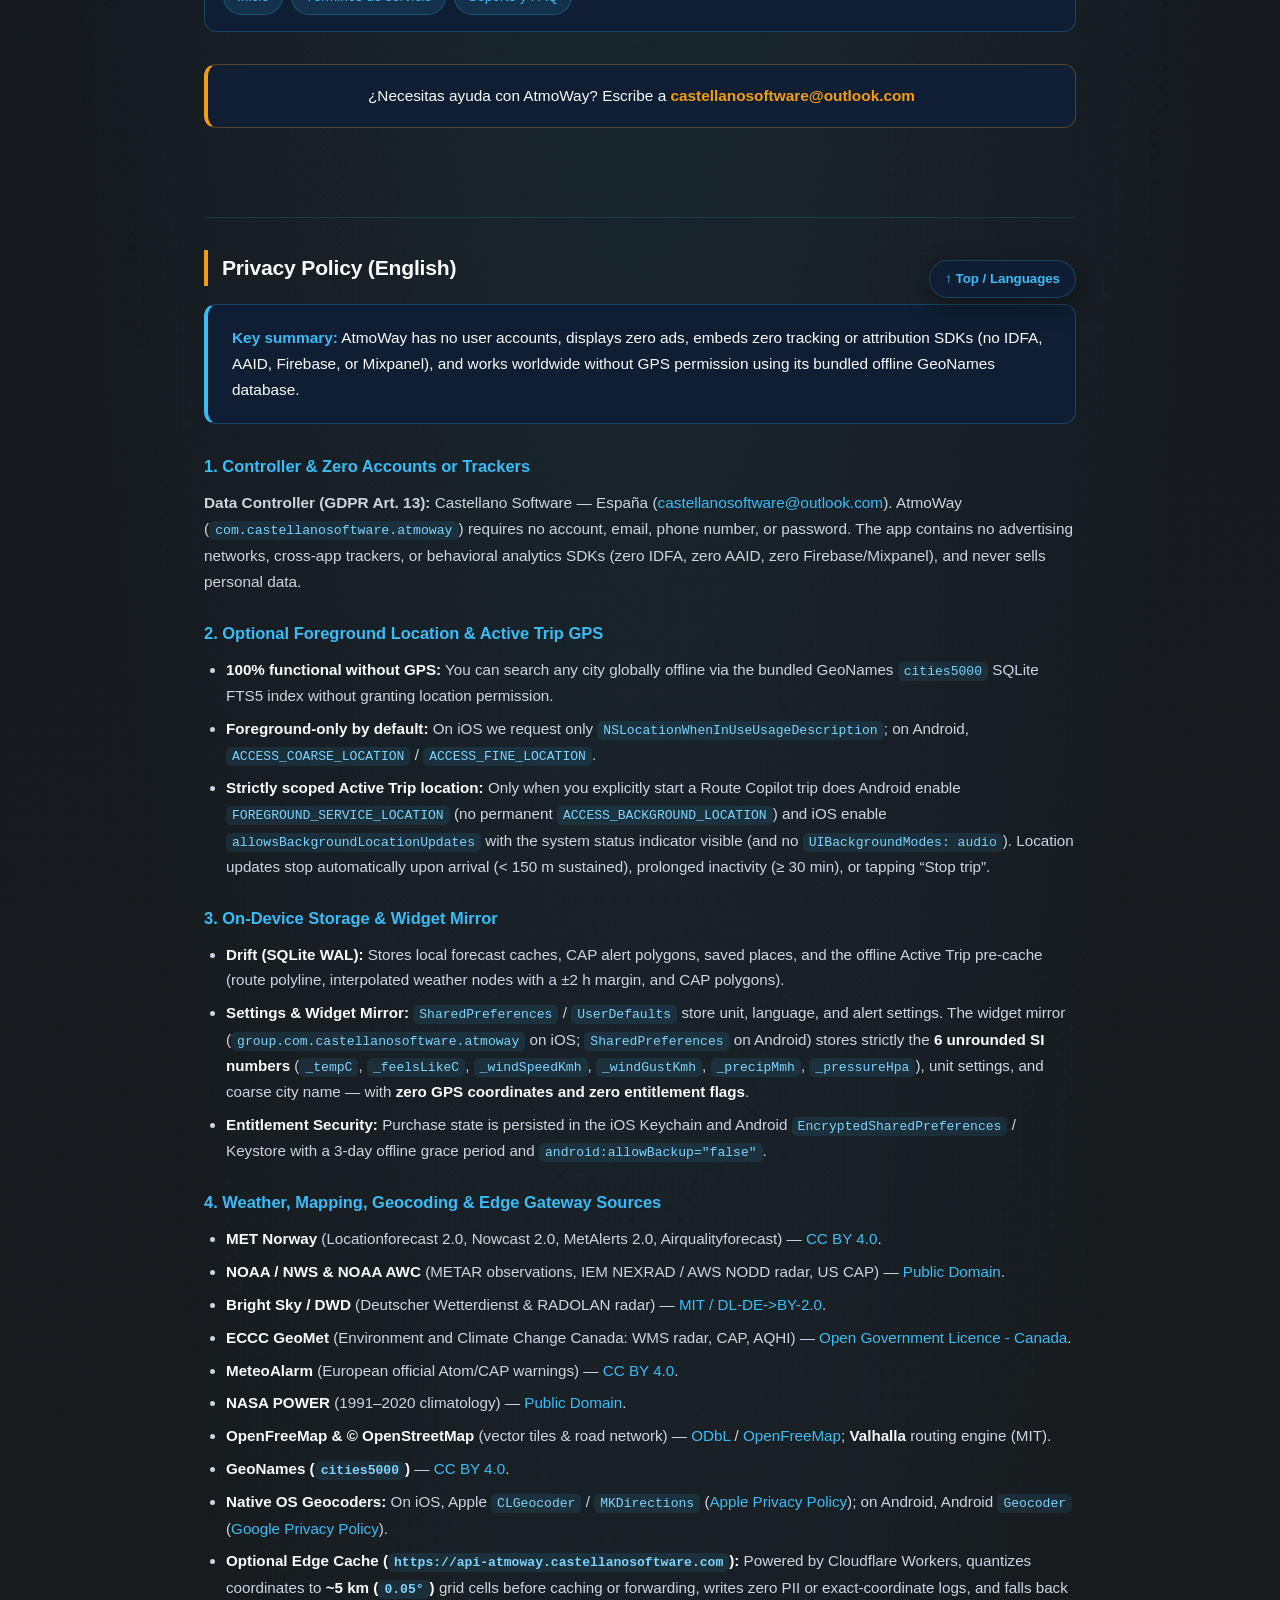
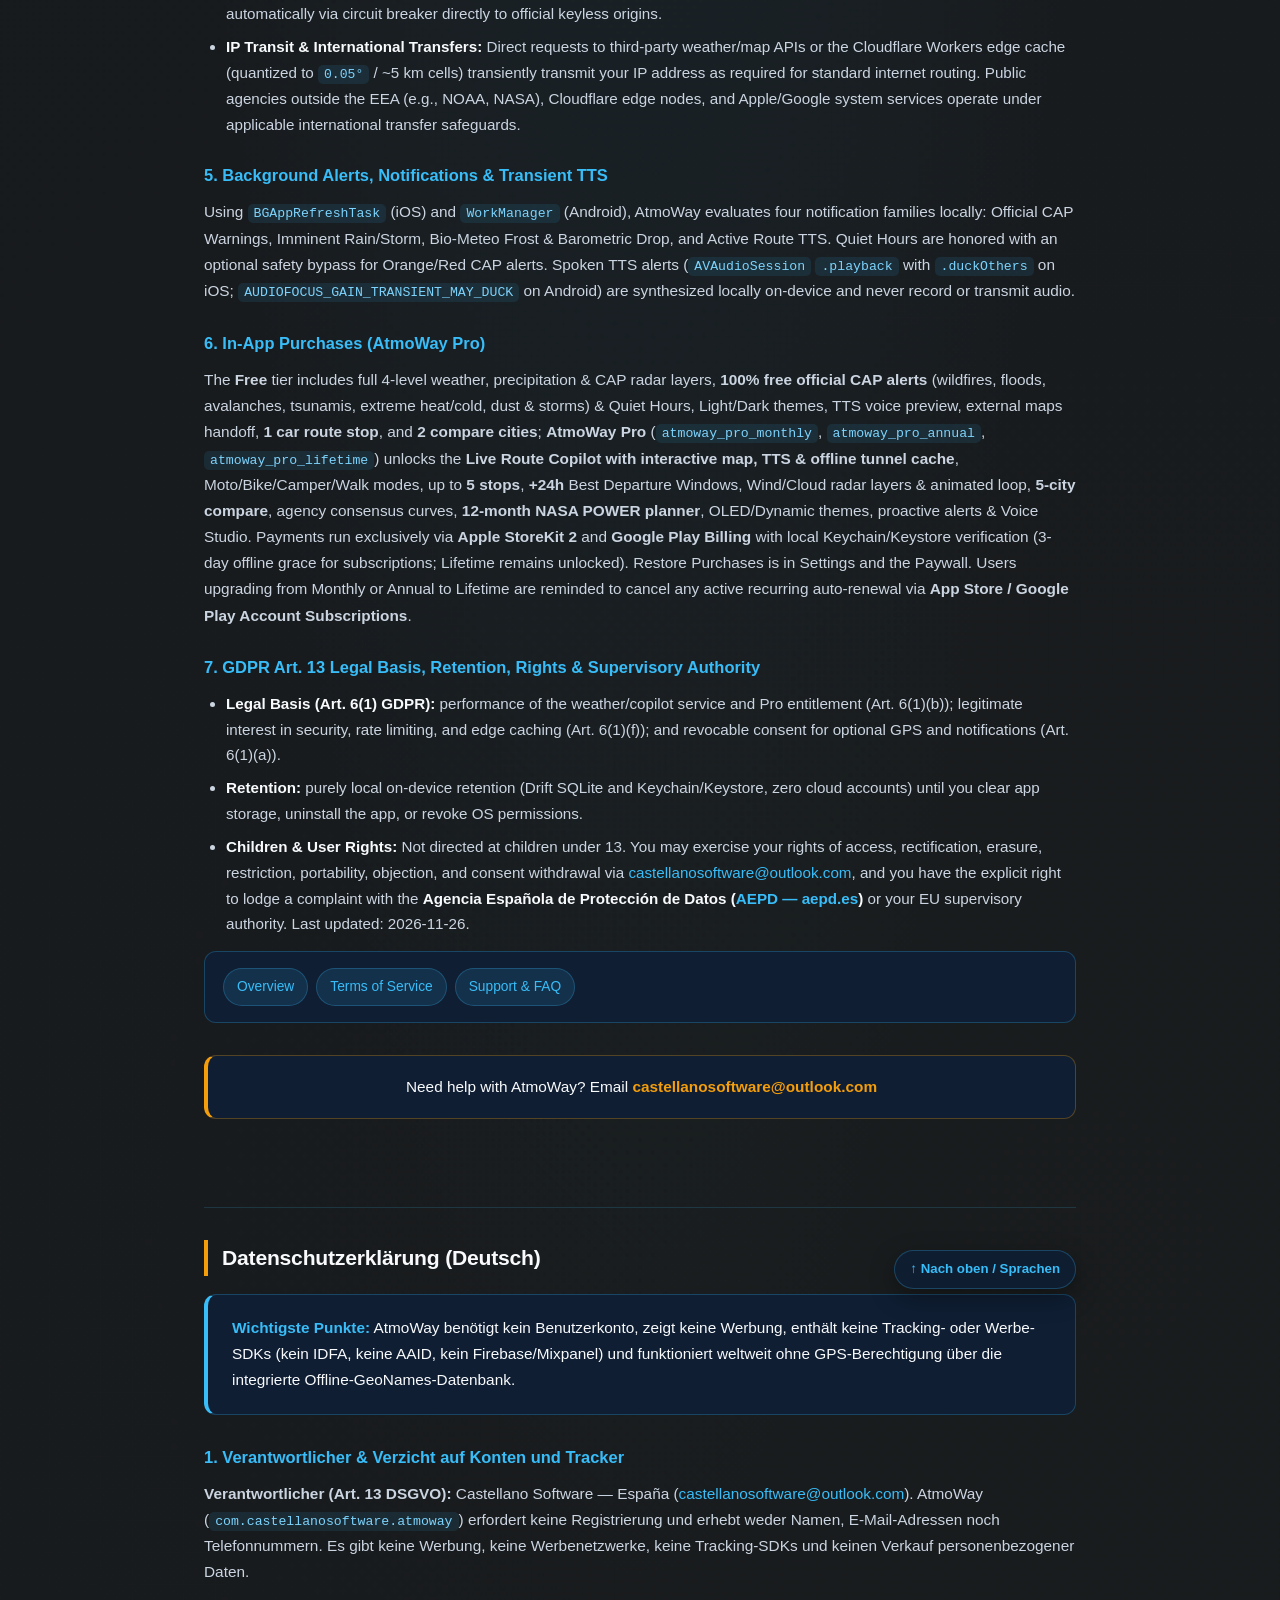
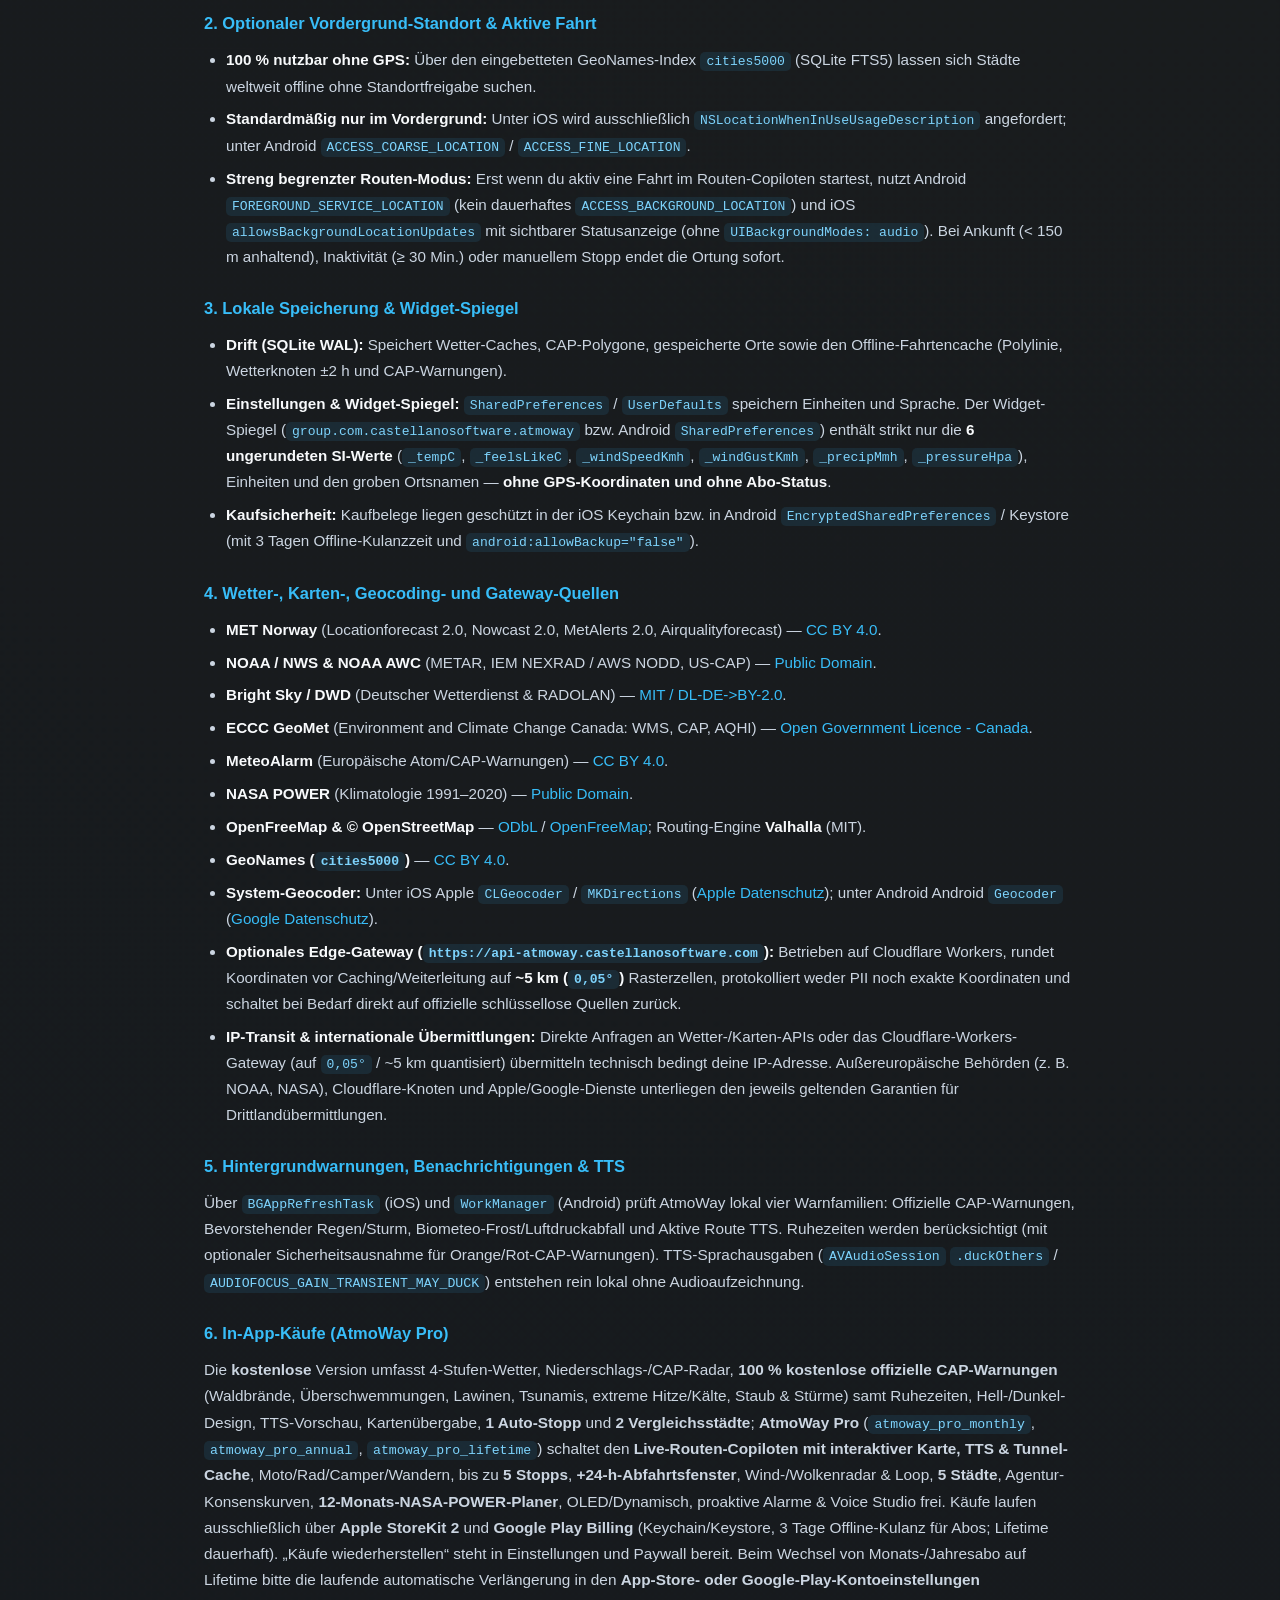
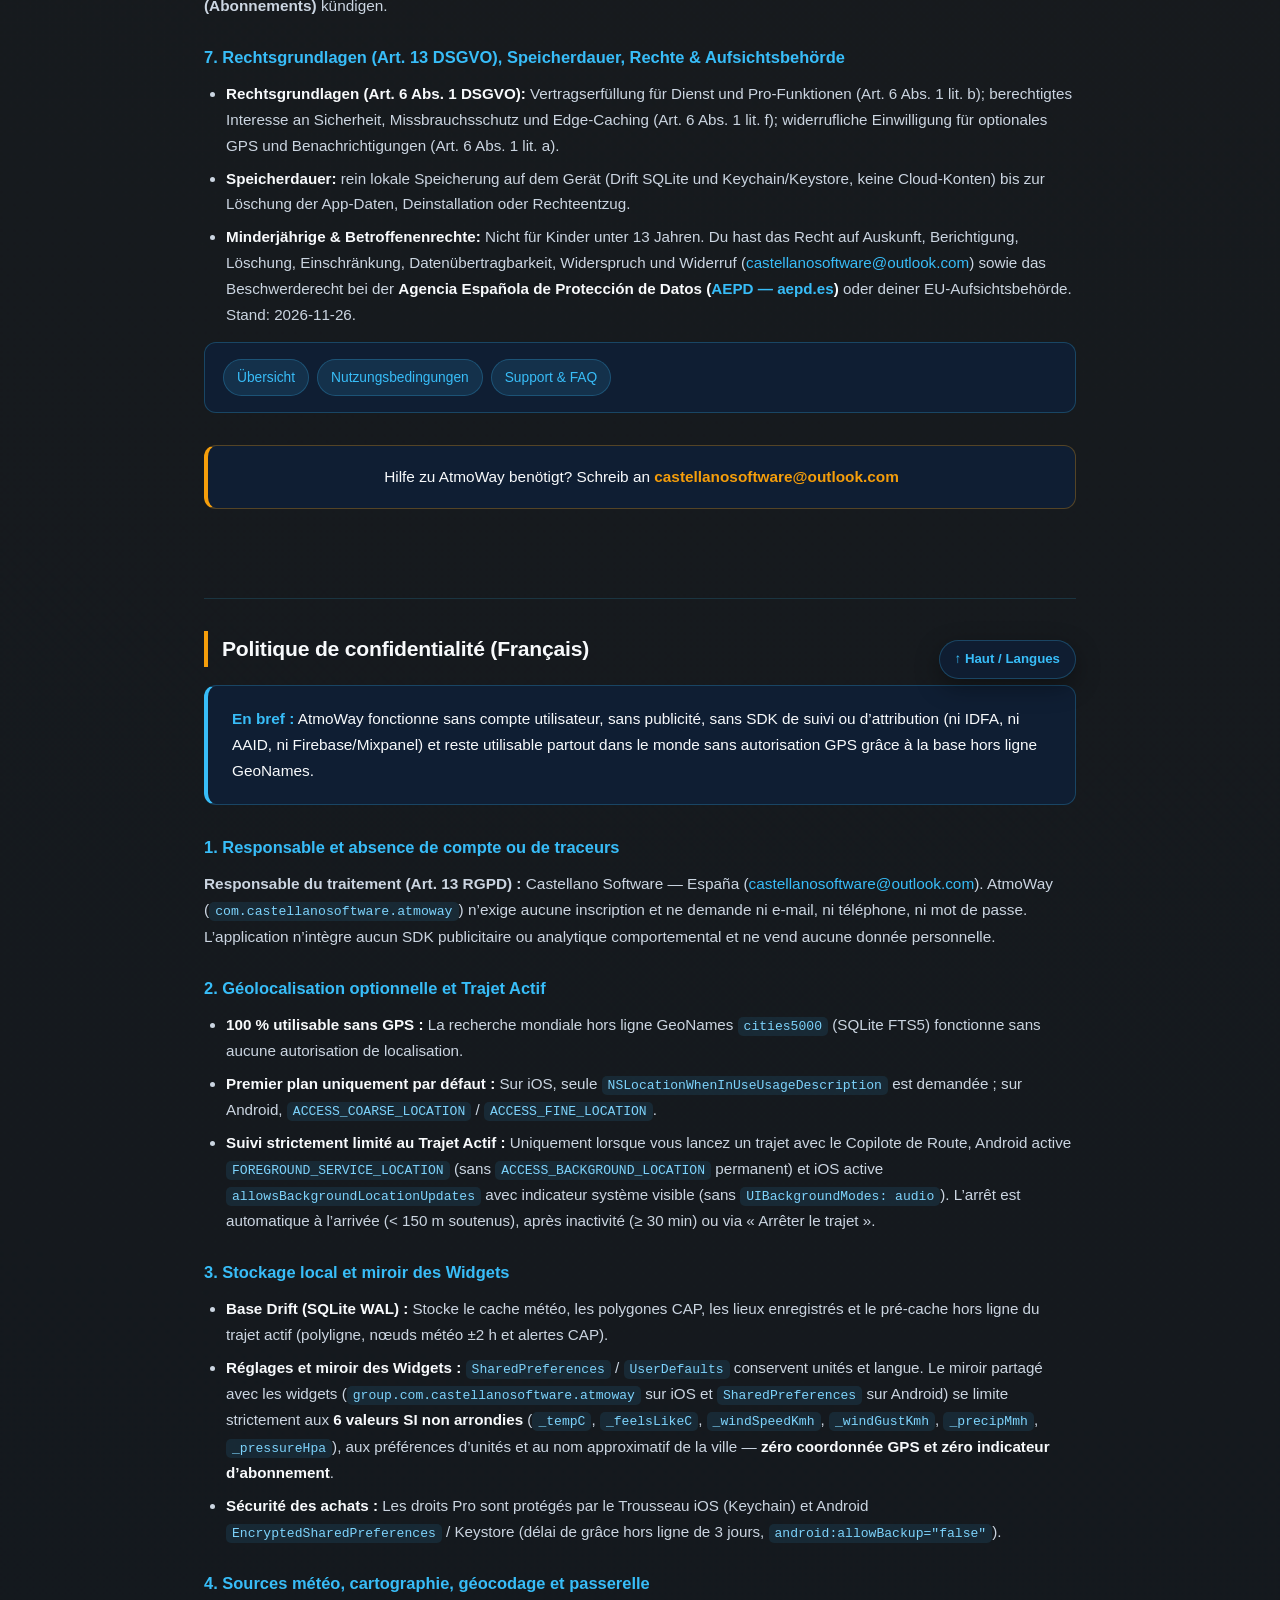
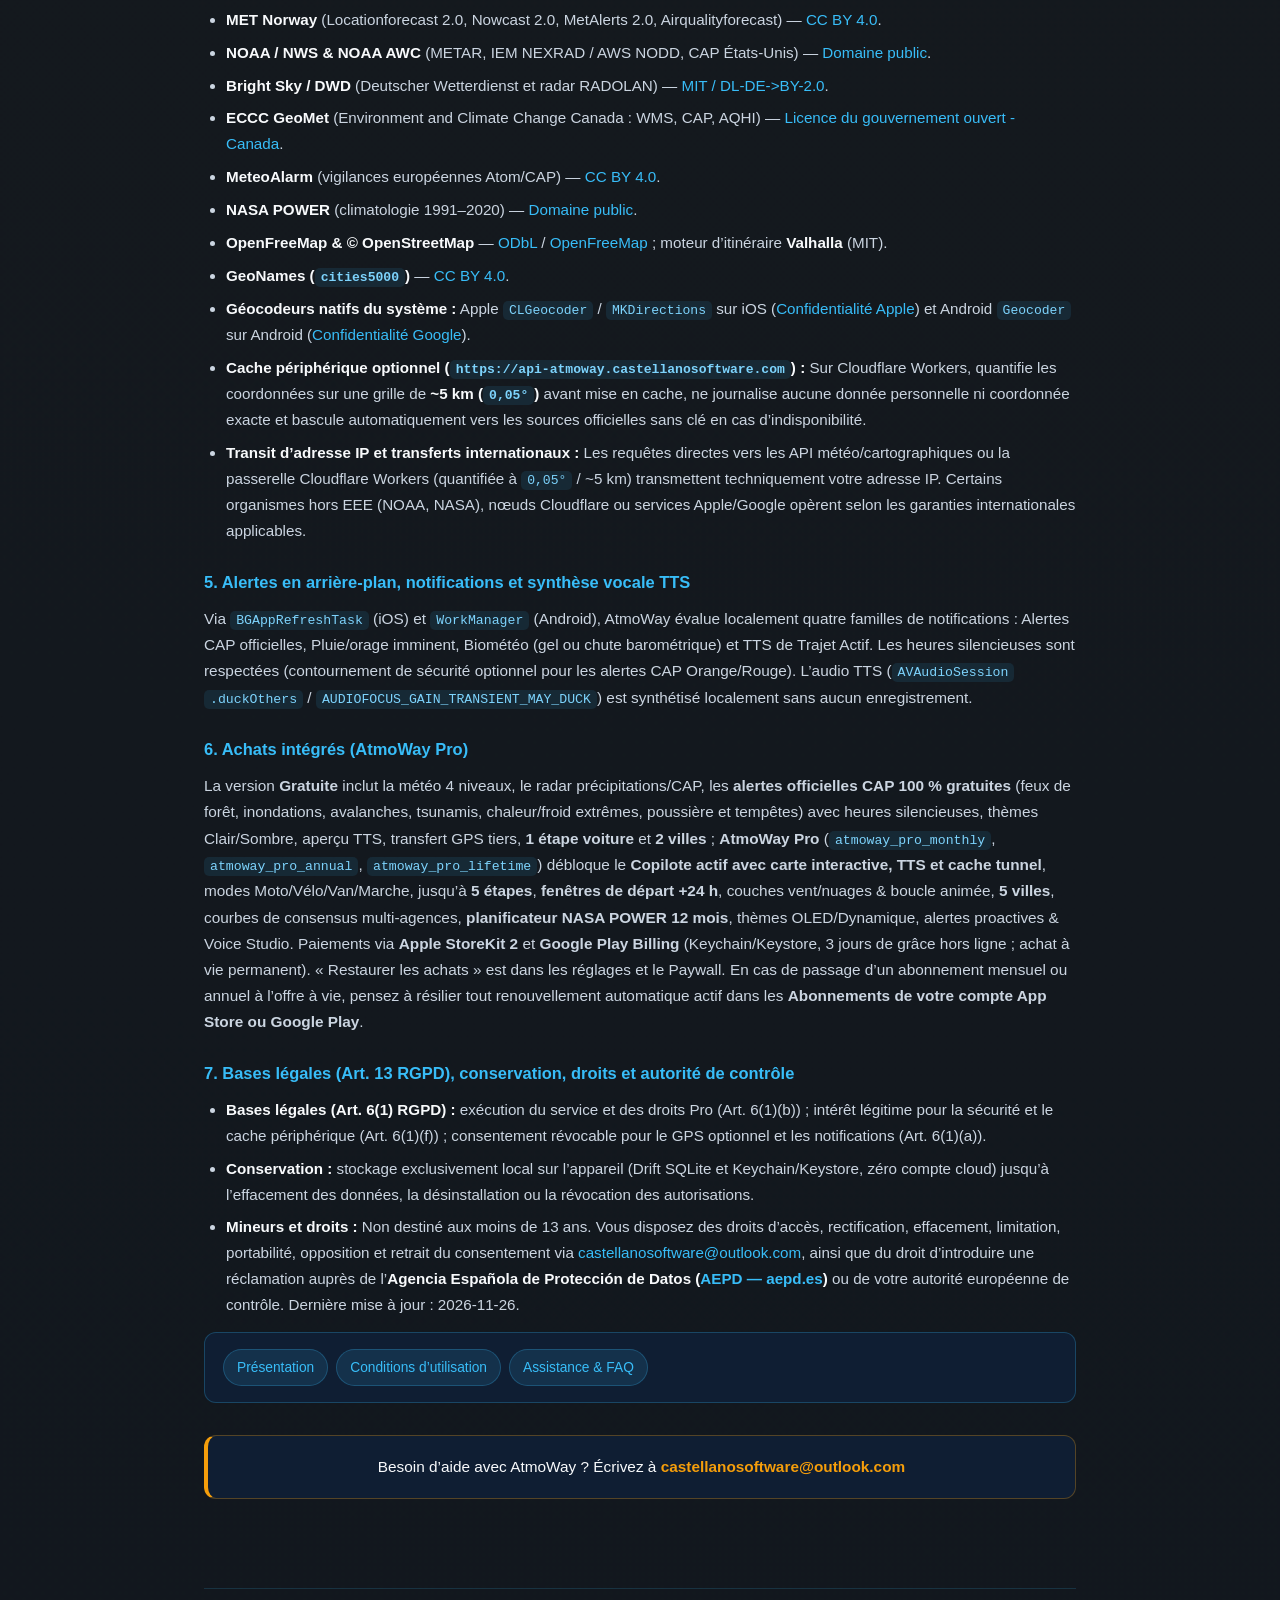
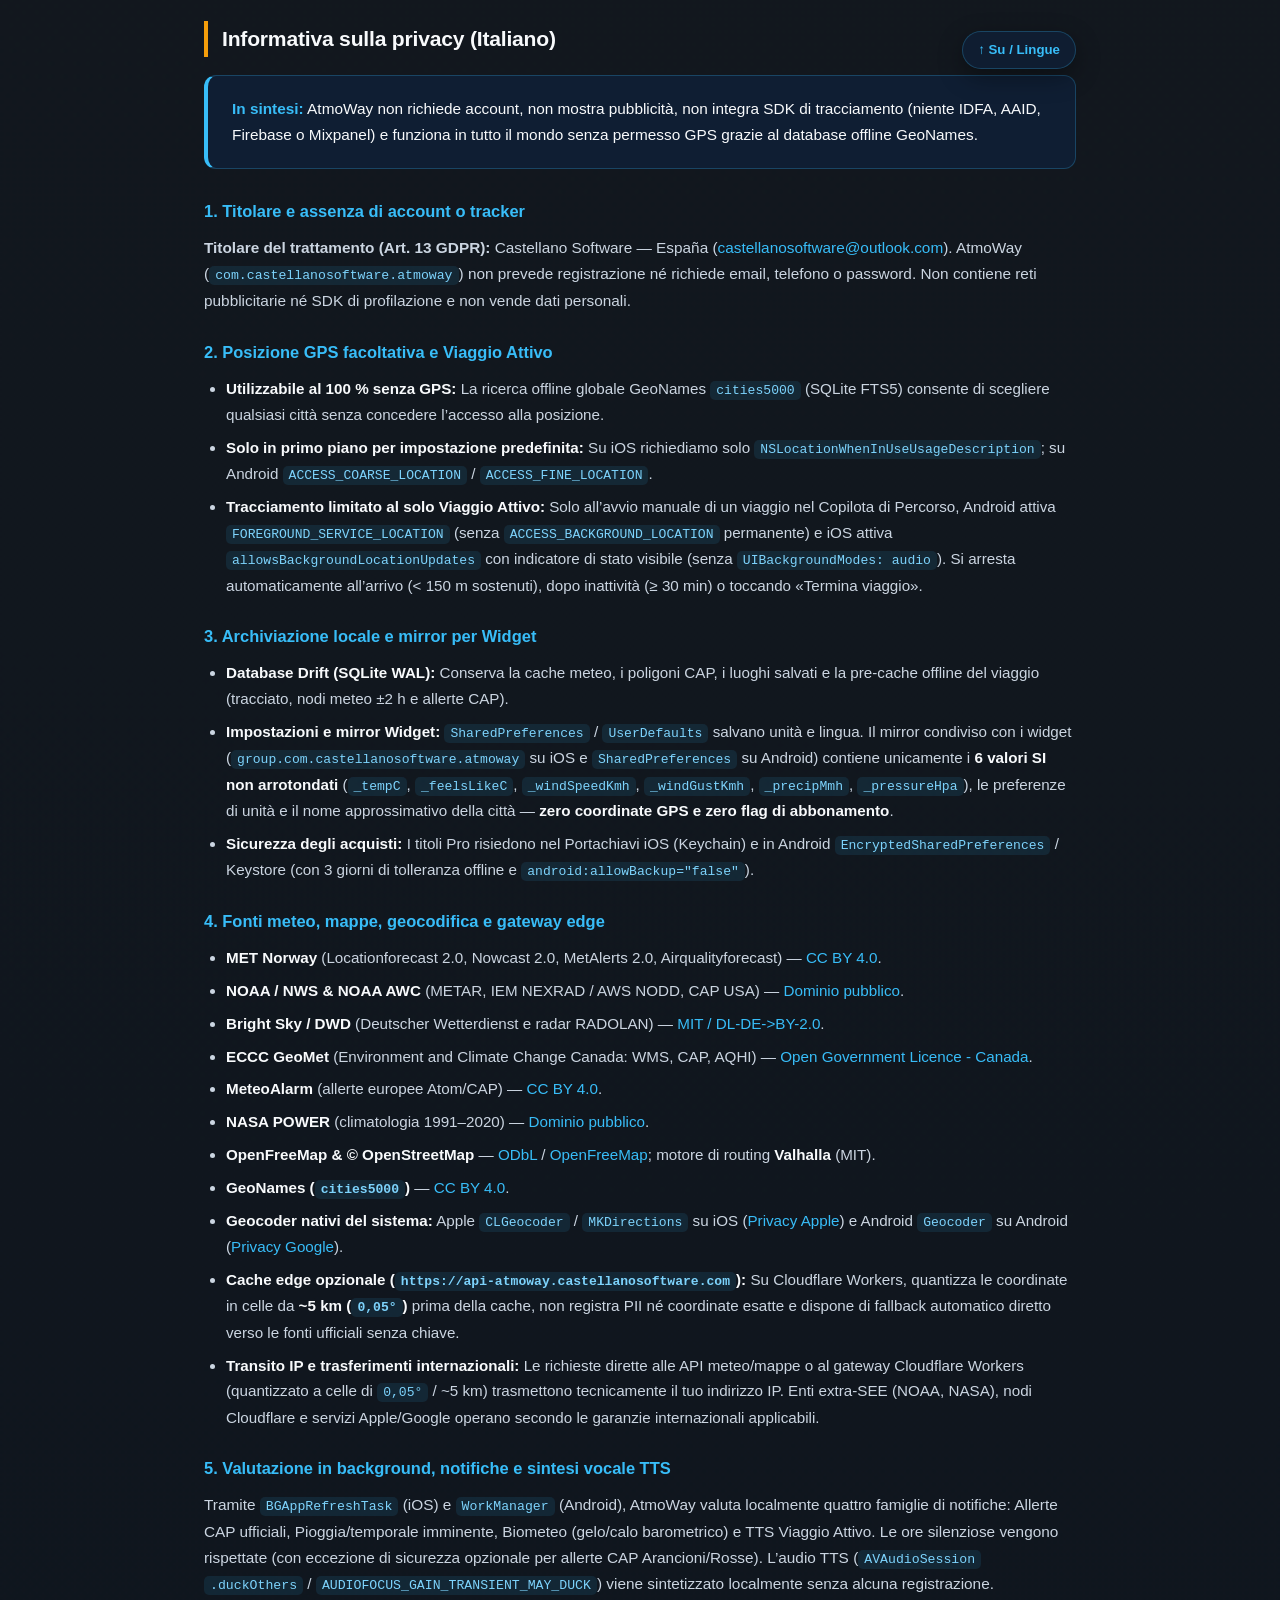
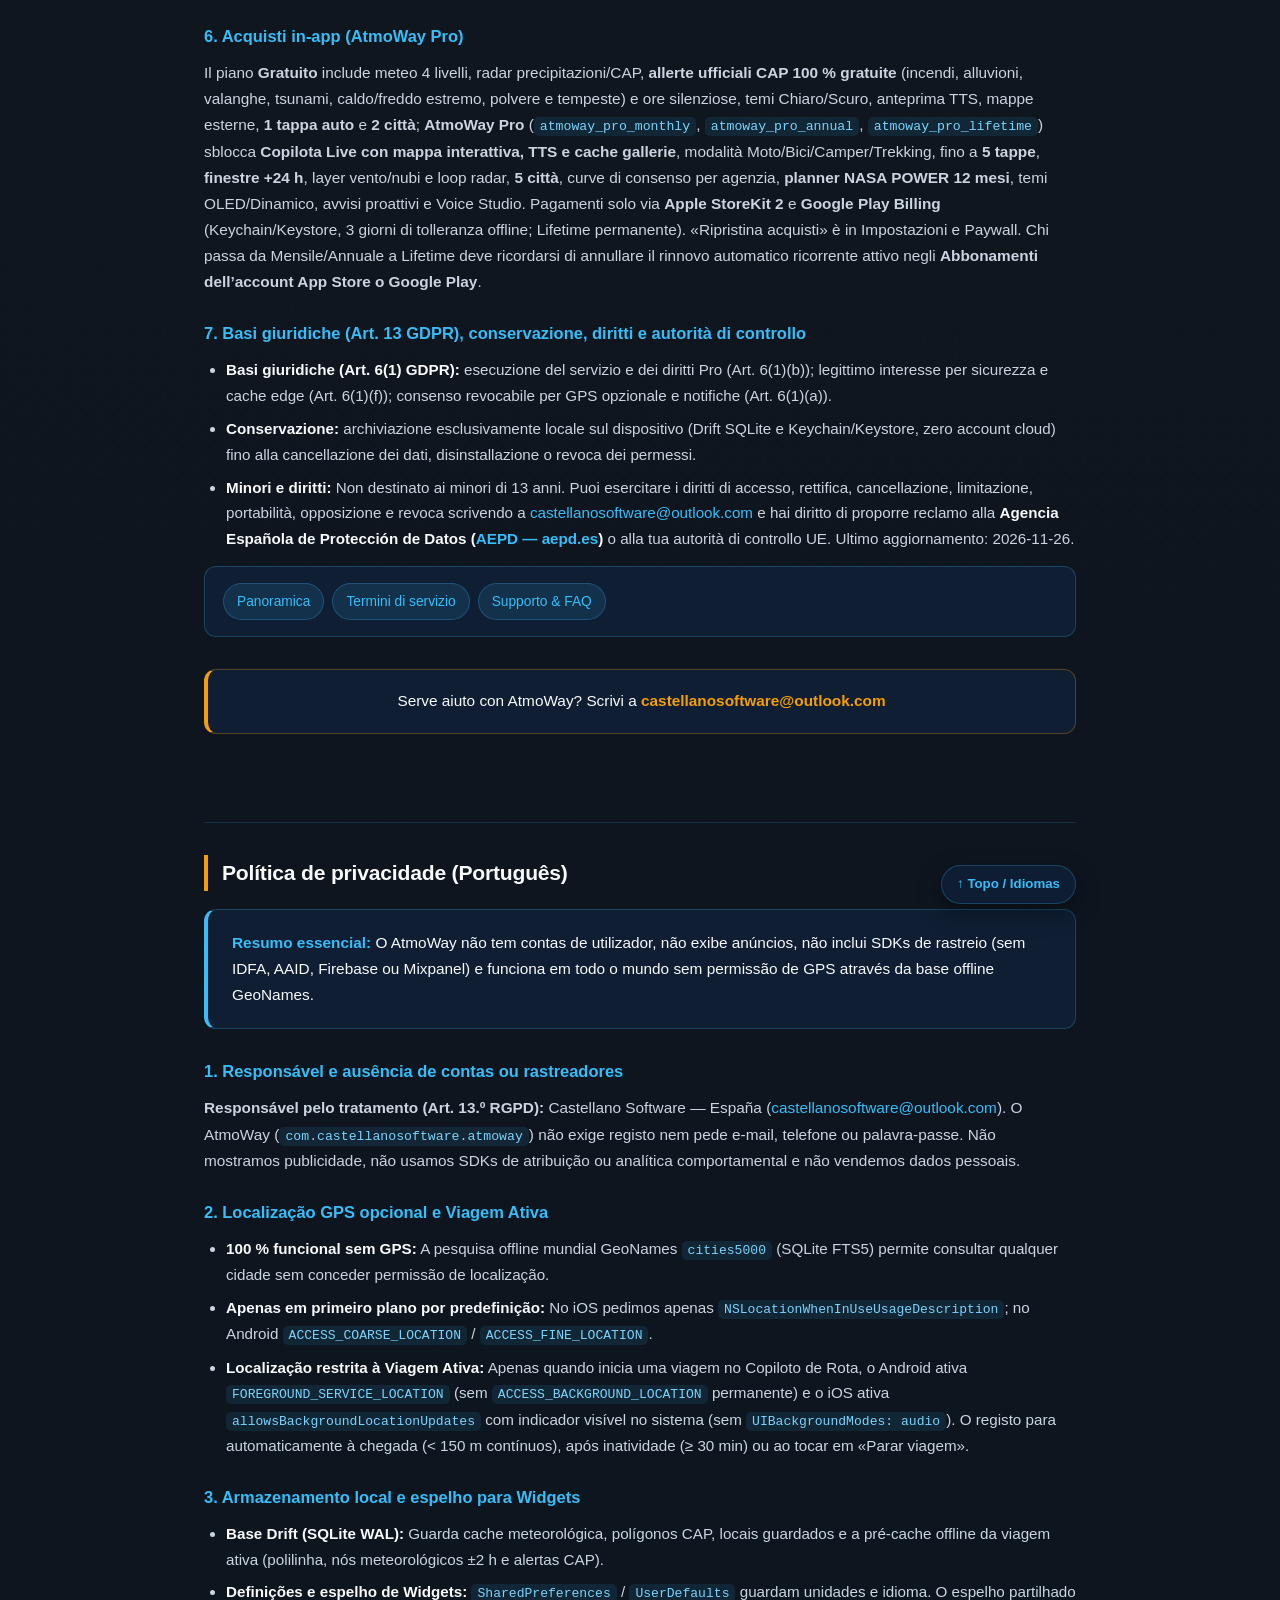
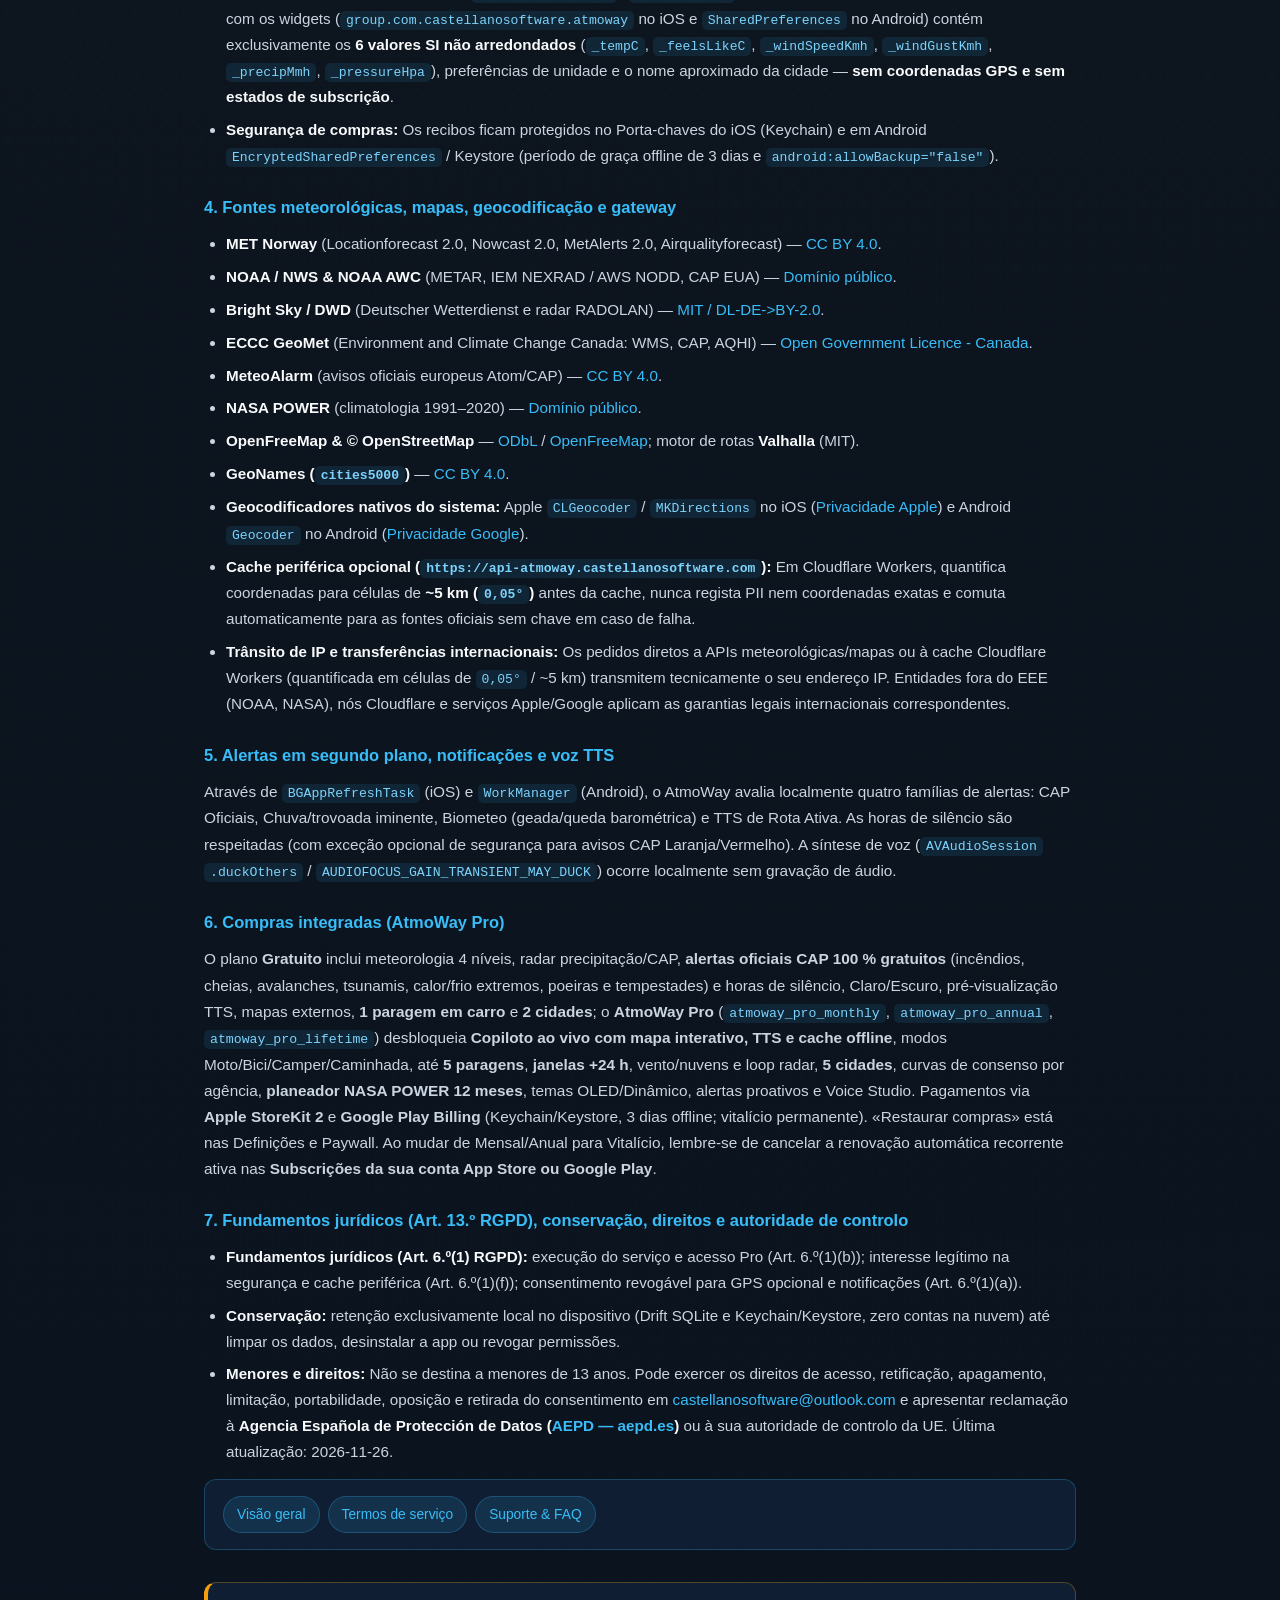
<file: atmoway/privacy/index.html>
<!doctype html>
<html lang="en">
<head>
  <meta charset="utf-8" />
  <meta name="viewport" content="width=device-width, initial-scale=1" />
  <meta name="robots" content="index,follow" />
  <title>Privacy Policy | AtmoWay — Castellano Software</title>
  <link rel="stylesheet" href="./style.css" />
</head>
<body id="top">
  <header>
    <img src="./icon.png" alt="AtmoWay" />
    <h1>AtmoWay — Privacy Policy</h1>
    <p class="subtitle">Zero accounts, zero ads, optional GPS &amp; ~5 km grid privacy · Castellano Software</p>
    <nav class="top-links" aria-label="Site navigation">
      <a href="../">Overview / Inicio</a>
      <a href="../privacy/" class="active">Privacy / Privacidad</a>
      <a href="../terms/">Terms / Términos</a>
      <a href="../support/">Support / Soporte</a>
    </nav>
  </header>

  <main>
    <span class="meta-line">Last updated: 2026-11-26 · 13 Languages</span>
    <div class="hero-card">
      <strong>Important:</strong> AtmoWay requires no account, contains no ad or tracking SDKs (zero IDFA, AAID, Firebase, or Mixpanel), works globally without GPS permission via offline GeoNames <code>cities5000</code>, activates background location strictly during user-started Active Trips, and quantizes optional gateway requests to ~5 km (<code>0.05°</code>) cells.
    </div>

    <h3>Languages / Idiomas (13)</h3>
    <nav class="lang-nav" aria-label="Languages">
      <a href="#es">Español</a>
      <a href="#en">English</a>
      <a href="#de">Deutsch</a>
      <a href="#fr">Français</a>
      <a href="#it">Italiano</a>
      <a href="#pt">Português</a>
      <a href="#nl">Nederlands</a>
      <a href="#pl">Polski</a>
      <a href="#sv">Svenska</a>
      <a href="#da">Dansk</a>
      <a href="#nb">Norsk bokmål</a>
      <a href="#cs">Čeština</a>
      <a href="#tr">Türkçe</a>
    </nav>

    <section class="lang-section" id="es" lang="es">
      <h2>Política de privacidad (Español)</h2>
      <div class="card"><strong>Resumen clave:</strong> AtmoWay no tiene cuentas de usuario, no muestra publicidad, no integra SDKs de rastreo (ni IDFA, ni AAID, ni Firebase/Mixpanel) y funciona en todo el mundo sin permiso de GPS gracias al índice offline GeoNames.</div>
      <h3>1. Responsable y ausencia de cuentas o rastreadores</h3>
      <p><strong>Responsable (Art. 13 RGPD):</strong> Castellano Software — España (<a href="mailto:castellanosoftware@outlook.com">castellanosoftware@outlook.com</a>). AtmoWay (<code>com.castellanosoftware.atmoway</code>) no exige registro ni solicita nombre, correo electrónico o teléfono. No mostramos anuncios ni incluimos SDKs publicitarios, de atribución o de analítica comportamental (cero IDFA, cero AAID, cero Firebase Analytics o Mixpanel). Tampoco vendemos ni cedemos datos personales.</p>
      <h3>2. Ubicación GPS opcional y Viaje Activo</h3>
      <ul>
        <li><strong>100 % utilizable sin GPS:</strong> Puedes buscar cualquier ciudad del mundo sin conexión usando la base de datos integrada GeoNames <code>cities5000</code> (SQLite FTS5) sin conceder permiso de ubicación.</li>
        <li><strong>Solo en primer plano por defecto:</strong> En iOS solicitamos únicamente <code>NSLocationWhenInUseUsageDescription</code>; en Android <code>ACCESS_COARSE_LOCATION</code> / <code>ACCESS_FINE_LOCATION</code>.</li>
        <li><strong>Seguimiento estricto durante Viaje Activo:</strong> Solo cuando inicias manualmente un viaje en el Copiloto de Ruta se activa en Android <code>FOREGROUND_SERVICE_LOCATION</code> (sin <code>ACCESS_BACKGROUND_LOCATION</code> permanente) y en iOS <code>allowsBackgroundLocationUpdates</code> con indicador visible en pantalla (sin <code>UIBackgroundModes: audio</code>). El seguimiento se detiene automáticamente al llegar al destino (&lt; 150 m sostenidos), tras inactividad prolongada (&ge; 30 min) o al pulsar «Detener viaje».</li>
      </ul>
      <h3>3. Almacenamiento local y espejo para Widgets</h3>
      <ul>
        <li><strong>Base de datos Drift (SQLite WAL):</strong> Guarda caché meteorológica, polígonos CAP, ubicaciones guardadas y la caché offline del viaje activo (polilínea, nodos meteorológicos &plusmn;2 h y avisos CAP).</li>
        <li><strong>Preferencias y espejo de Widgets:</strong> <code>SharedPreferences</code> / <code>UserDefaults</code> almacenan idioma, unidades y alertas. El espejo compartido con los widgets (<code>group.com.castellanosoftware.atmoway</code> en iOS y <code>SharedPreferences</code> en Android) contiene exclusivamente las <strong>6 métricas SI sin redondear</strong> (<code>_tempC</code>, <code>_feelsLikeC</code>, <code>_windSpeedKmh</code>, <code>_windGustKmh</code>, <code>_precipMmh</code>, <code>_pressureHpa</code>), preferencias de unidad y el nombre aproximado de la ciudad, con <strong>cero coordenadas GPS y cero indicadores de suscripción</strong>.</li>
        <li><strong>Seguridad de compras:</strong> Los recibos se protegen en el Llavero de iOS (Keychain) y en <code>EncryptedSharedPreferences</code> / Keystore en Android (con gracia offline de 3 días y <code>android:allowBackup="false"</code>).</li>
      </ul>
      <h3>4. Fuentes meteorológicas, mapas, geocodificación y gateway</h3>
      <ul>
        <li><strong>MET Norway</strong> (Locationforecast 2.0, Nowcast 2.0, MetAlerts 2.0, Airqualityforecast) — <a href="https://www.met.no/en/About-us/Copyright-and-use-of-data" target="_blank" rel="noopener">CC BY 4.0</a>.</li>
        <li><strong>NOAA / NWS &amp; NOAA AWC</strong> (observaciones METAR, radar NEXRAD/AWS NODD y CAP EE. UU.) — <a href="https://www.weather.gov/documentation/services-web-api" target="_blank" rel="noopener">Dominio público</a>.</li>
        <li><strong>Bright Sky / DWD</strong> (Deutscher Wetterdienst y radar RADOLAN) — <a href="https://brightsky.dev/" target="_blank" rel="noopener">MIT / DL-DE-&gt;BY-2.0</a>.</li>
        <li><strong>ECCC GeoMet</strong> (Environment and Climate Change Canada: WMS, CAP y AQHI) — <a href="https://eccc-msc.github.io/open-data/readme_en/" target="_blank" rel="noopener">Open Government Licence - Canada</a>.</li>
        <li><strong>MeteoAlarm</strong> (avisos oficiales europeos Atom/CAP) — <a href="https://feeds.meteoalarm.org/" target="_blank" rel="noopener">CC BY 4.0</a>.</li>
        <li><strong>NASA POWER</strong> (climatología 1991–2020) — <a href="https://power.larc.nasa.gov/" target="_blank" rel="noopener">Dominio público</a>.</li>
        <li><strong>OpenFreeMap &amp; © OpenStreetMap</strong> (teselas y red viaria) — <a href="https://www.openstreetmap.org/copyright" target="_blank" rel="noopener">ODbL</a> / <a href="https://openfreemap.org/" target="_blank" rel="noopener">OpenFreeMap</a>; motor de rutas <strong>Valhalla</strong> (MIT).</li>
        <li><strong>GeoNames (<code>cities5000</code>)</strong> — <a href="https://www.geonames.org/" target="_blank" rel="noopener">CC BY 4.0</a>.</li>
        <li><strong>Geocodificadores nativos del sistema:</strong> En iOS puede usarse Apple <code>CLGeocoder</code> / <code>MKDirections</code> (<a href="https://www.apple.com/legal/privacy/" target="_blank" rel="noopener">Privacidad de Apple</a>); en Android, Android <code>Geocoder</code> (<a href="https://policies.google.com/privacy" target="_blank" rel="noopener">Privacidad de Google</a>).</li>
        <li><strong>Caché perimetral opcional (<code>https://api-atmoway.castellanosoftware.com</code>):</strong> Alojado en Cloudflare Workers, cuantifica las coordenadas a celdas de <strong>~5 km (<code>0,05°</code>)</strong> antes de consultar o almacenar caché, no registra PII ni coordenadas exactas y dispone de un disyuntor automático hacia los orígenes oficiales sin clave.</li>
              <li><strong>Tránsito de dirección IP y transferencias internacionales:</strong> Las consultas directas a fuentes meteorológicas o mapas transmiten de forma técnica y efímera tu dirección IP (junto con la celda/coordenada consultada) a dichos proveedores públicos o a la caché perimetral en Cloudflare Workers (cuantificada a <code>0,05°</code> / ~5 km). Algunos organismos públicos (NOAA, NASA), nodos de Cloudflare o servicios del sistema (Apple/Google) operan fuera del EEE con las garantías legales aplicables.</li>
      </ul>
      <h3>5. Alertas en segundo plano, notificaciones y voz TTS</h3>
      <p>Mediante <code>BGAppRefreshTask</code> (iOS) y <code>WorkManager</code> (Android), AtmoWay evalúa localmente cuatro familias de avisos: Alertas CAP oficiales, Lluvia/tormenta inminente, Biometeo (helada o caída barométrica) y TTS de Ruta Activa. El horario silencioso se respeta salvo en avisos CAP de nivel Naranja o Rojo. La síntesis de voz (<code>AVAudioSession</code> con <code>.duckOthers</code> en iOS y <code>AUDIOFOCUS_GAIN_TRANSIENT_MAY_DUCK</code> en Android) se genera localmente y nunca graba ni transmite audio.</p>
      <h3>6. Compras integradas (AtmoWay Pro)</h3>
      <p>La versión <strong>Gratuita</strong> incluye telemetría en 4 niveles, radar de precipitación/CAP, <strong>alertas oficiales CAP 100 % gratuitas</strong> (incendios forestales, inundaciones, aludes, tsunamis, calor/frío extremo, polvo y tormentas) y horario silencioso, temas Claro/Oscuro, vista previa TTS, entrega a mapas externos, <strong>1 parada en coche</strong> y <strong>2 ciudades</strong>; <strong>AtmoWay Pro</strong> (<code>atmoway_pro_monthly</code>, <code>atmoway_pro_annual</code>, <code>atmoway_pro_lifetime</code>) desbloquea el <strong>Copiloto de Ruta en vivo con mapa interactivo, TTS y caché offline para túneles</strong>, modos Moto/Bici/Camper/Senderismo, hasta <strong>5 paradas</strong>, mejores ventanas de salida <strong>+24 h</strong>, capas de viento/nubes y bucle radar animado, <strong>5 ciudades</strong>, curvas de consenso por agencia, planificador <strong>NASA POWER 12 meses</strong>, temas OLED/Dinámico, alertas proactivas y Voice Studio. Los pagos se procesan exclusivamente mediante <strong>Apple StoreKit 2</strong> y <strong>Google Play Billing</strong> (verificación local JWS <code>exp</code> / <code>queryPurchasesAsync</code> en Keychain/Keystore; gracia offline de 3 días para suscripciones; Lifetime sin caducidad). «Restaurar compras» está disponible en Ajustes y Paywall. Si pasas de una suscripción Mensual o Anual a Lifetime, recuerda cancelar la renovación automática recurrente activa en las <strong>Suscripciones de tu cuenta de App Store o Google Play</strong>.</p>
      <h3>7. Bases jurídicas (Art. 13 RGPD), conservación, derechos y autoridad de control</h3>
      <ul><li><strong>Bases jurídicas (Art. 6.1 RGPD):</strong> ejecución del servicio y de las funciones Pro contratadas (Art. 6.1.b); interés legítimo en la seguridad, prevención de abusos y caché perimetral (Art. 6.1.f); y consentimiento explícito y revocable para el GPS opcional y las notificaciones (Art. 6.1.a).</li><li><strong>Plazo de conservación:</strong> conservación estrictamente local en el dispositivo (Drift SQLite y Keychain/Keystore, cero cuentas en la nube) hasta que borres los datos de la app, la desinstales o revoques los permisos del sistema.</li><li><strong>Menores y derechos RGPD/CCPA:</strong> AtmoWay no se dirige a menores de 13 años. Puedes ejercer tus derechos de acceso, rectificación, supresión, limitación, portabilidad, oposición y retirada del consentimiento escribiendo a <a href="mailto:castellanosoftware@outlook.com">castellanosoftware@outlook.com</a>, así como presentar una reclamación ante la <strong>Agencia Española de Protección de Datos (<a href="https://www.aepd.es" target="_blank" rel="noopener">AEPD — aepd.es</a>)</strong> o tu autoridad europea de control. Última actualización: 2026-11-26.</li></ul>
      <nav class="section-links">
        <a href="../">Inicio</a> <a href="../terms/">Términos de servicio</a> <a href="../support/">Soporte y FAQ</a>
      </nav>
      <div class="support-block">
        <p>¿Necesitas ayuda con AtmoWay? Escribe a <a href="mailto:castellanosoftware@outlook.com">castellanosoftware@outlook.com</a></p>
      </div>
      <div class="back-top-wrap">
        <a class="back-top-pill" href="#top">↑ Arriba / Idiomas</a>
      </div>
    </section>

    <section class="lang-section" id="en" lang="en">
      <h2>Privacy Policy (English)</h2>
      <div class="card"><strong>Key summary:</strong> AtmoWay has no user accounts, displays zero ads, embeds zero tracking or attribution SDKs (no IDFA, AAID, Firebase, or Mixpanel), and works worldwide without GPS permission using its bundled offline GeoNames database.</div>
      <h3>1. Controller &amp; Zero Accounts or Trackers</h3>
      <p><strong>Data Controller (GDPR Art. 13):</strong> Castellano Software — España (<a href="mailto:castellanosoftware@outlook.com">castellanosoftware@outlook.com</a>). AtmoWay (<code>com.castellanosoftware.atmoway</code>) requires no account, email, phone number, or password. The app contains no advertising networks, cross-app trackers, or behavioral analytics SDKs (zero IDFA, zero AAID, zero Firebase/Mixpanel), and never sells personal data.</p>
      <h3>2. Optional Foreground Location &amp; Active Trip GPS</h3>
      <ul>
        <li><strong>100% functional without GPS:</strong> You can search any city globally offline via the bundled GeoNames <code>cities5000</code> SQLite FTS5 index without granting location permission.</li>
        <li><strong>Foreground-only by default:</strong> On iOS we request only <code>NSLocationWhenInUseUsageDescription</code>; on Android, <code>ACCESS_COARSE_LOCATION</code> / <code>ACCESS_FINE_LOCATION</code>.</li>
        <li><strong>Strictly scoped Active Trip location:</strong> Only when you explicitly start a Route Copilot trip does Android enable <code>FOREGROUND_SERVICE_LOCATION</code> (no permanent <code>ACCESS_BACKGROUND_LOCATION</code>) and iOS enable <code>allowsBackgroundLocationUpdates</code> with the system status indicator visible (and no <code>UIBackgroundModes: audio</code>). Location updates stop automatically upon arrival (&lt; 150 m sustained), prolonged inactivity (&ge; 30 min), or tapping “Stop trip”.</li>
      </ul>
      <h3>3. On-Device Storage &amp; Widget Mirror</h3>
      <ul>
        <li><strong>Drift (SQLite WAL):</strong> Stores local forecast caches, CAP alert polygons, saved places, and the offline Active Trip pre-cache (route polyline, interpolated weather nodes with a &plusmn;2 h margin, and CAP polygons).</li>
        <li><strong>Settings &amp; Widget Mirror:</strong> <code>SharedPreferences</code> / <code>UserDefaults</code> store unit, language, and alert settings. The widget mirror (<code>group.com.castellanosoftware.atmoway</code> on iOS; <code>SharedPreferences</code> on Android) stores strictly the <strong>6 unrounded SI numbers</strong> (<code>_tempC</code>, <code>_feelsLikeC</code>, <code>_windSpeedKmh</code>, <code>_windGustKmh</code>, <code>_precipMmh</code>, <code>_pressureHpa</code>), unit settings, and coarse city name — with <strong>zero GPS coordinates and zero entitlement flags</strong>.</li>
        <li><strong>Entitlement Security:</strong> Purchase state is persisted in the iOS Keychain and Android <code>EncryptedSharedPreferences</code> / Keystore with a 3-day offline grace period and <code>android:allowBackup="false"</code>.</li>
      </ul>
      <h3>4. Weather, Mapping, Geocoding &amp; Edge Gateway Sources</h3>
      <ul>
        <li><strong>MET Norway</strong> (Locationforecast 2.0, Nowcast 2.0, MetAlerts 2.0, Airqualityforecast) — <a href="https://www.met.no/en/About-us/Copyright-and-use-of-data" target="_blank" rel="noopener">CC BY 4.0</a>.</li>
        <li><strong>NOAA / NWS &amp; NOAA AWC</strong> (METAR observations, IEM NEXRAD / AWS NODD radar, US CAP) — <a href="https://www.weather.gov/documentation/services-web-api" target="_blank" rel="noopener">Public Domain</a>.</li>
        <li><strong>Bright Sky / DWD</strong> (Deutscher Wetterdienst &amp; RADOLAN radar) — <a href="https://brightsky.dev/" target="_blank" rel="noopener">MIT / DL-DE-&gt;BY-2.0</a>.</li>
        <li><strong>ECCC GeoMet</strong> (Environment and Climate Change Canada: WMS radar, CAP, AQHI) — <a href="https://eccc-msc.github.io/open-data/readme_en/" target="_blank" rel="noopener">Open Government Licence - Canada</a>.</li>
        <li><strong>MeteoAlarm</strong> (European official Atom/CAP warnings) — <a href="https://feeds.meteoalarm.org/" target="_blank" rel="noopener">CC BY 4.0</a>.</li>
        <li><strong>NASA POWER</strong> (1991–2020 climatology) — <a href="https://power.larc.nasa.gov/" target="_blank" rel="noopener">Public Domain</a>.</li>
        <li><strong>OpenFreeMap &amp; © OpenStreetMap</strong> (vector tiles &amp; road network) — <a href="https://www.openstreetmap.org/copyright" target="_blank" rel="noopener">ODbL</a> / <a href="https://openfreemap.org/" target="_blank" rel="noopener">OpenFreeMap</a>; <strong>Valhalla</strong> routing engine (MIT).</li>
        <li><strong>GeoNames (<code>cities5000</code>)</strong> — <a href="https://www.geonames.org/" target="_blank" rel="noopener">CC BY 4.0</a>.</li>
        <li><strong>Native OS Geocoders:</strong> On iOS, Apple <code>CLGeocoder</code> / <code>MKDirections</code> (<a href="https://www.apple.com/legal/privacy/" target="_blank" rel="noopener">Apple Privacy Policy</a>); on Android, Android <code>Geocoder</code> (<a href="https://policies.google.com/privacy" target="_blank" rel="noopener">Google Privacy Policy</a>).</li>
        <li><strong>Optional Edge Cache (<code>https://api-atmoway.castellanosoftware.com</code>):</strong> Powered by Cloudflare Workers, quantizes coordinates to <strong>~5 km (<code>0.05°</code>)</strong> grid cells before caching or forwarding, writes zero PII or exact-coordinate logs, and falls back automatically via circuit breaker directly to official keyless origins.</li>
              <li><strong>IP Transit &amp; International Transfers:</strong> Direct requests to third-party weather/map APIs or the Cloudflare Workers edge cache (quantized to <code>0.05°</code> / ~5 km cells) transiently transmit your IP address as required for standard internet routing. Public agencies outside the EEA (e.g., NOAA, NASA), Cloudflare edge nodes, and Apple/Google system services operate under applicable international transfer safeguards.</li>
      </ul>
      <h3>5. Background Alerts, Notifications &amp; Transient TTS</h3>
      <p>Using <code>BGAppRefreshTask</code> (iOS) and <code>WorkManager</code> (Android), AtmoWay evaluates four notification families locally: Official CAP Warnings, Imminent Rain/Storm, Bio-Meteo Frost &amp; Barometric Drop, and Active Route TTS. Quiet Hours are honored with an optional safety bypass for Orange/Red CAP alerts. Spoken TTS alerts (<code>AVAudioSession</code> <code>.playback</code> with <code>.duckOthers</code> on iOS; <code>AUDIOFOCUS_GAIN_TRANSIENT_MAY_DUCK</code> on Android) are synthesized locally on-device and never record or transmit audio.</p>
      <h3>6. In-App Purchases (AtmoWay Pro)</h3>
      <p>The <strong>Free</strong> tier includes full 4-level weather, precipitation &amp; CAP radar layers, <strong>100% free official CAP alerts</strong> (wildfires, floods, avalanches, tsunamis, extreme heat/cold, dust &amp; storms) &amp; Quiet Hours, Light/Dark themes, TTS voice preview, external maps handoff, <strong>1 car route stop</strong>, and <strong>2 compare cities</strong>; <strong>AtmoWay Pro</strong> (<code>atmoway_pro_monthly</code>, <code>atmoway_pro_annual</code>, <code>atmoway_pro_lifetime</code>) unlocks the <strong>Live Route Copilot with interactive map, TTS &amp; offline tunnel cache</strong>, Moto/Bike/Camper/Walk modes, up to <strong>5 stops</strong>, <strong>+24h</strong> Best Departure Windows, Wind/Cloud radar layers &amp; animated loop, <strong>5-city compare</strong>, agency consensus curves, <strong>12-month NASA POWER planner</strong>, OLED/Dynamic themes, proactive alerts &amp; Voice Studio. Payments run exclusively via <strong>Apple StoreKit 2</strong> and <strong>Google Play Billing</strong> with local Keychain/Keystore verification (3-day offline grace for subscriptions; Lifetime remains unlocked). Restore Purchases is in Settings and the Paywall. Users upgrading from Monthly or Annual to Lifetime are reminded to cancel any active recurring auto-renewal via <strong>App Store / Google Play Account Subscriptions</strong>.</p>
      <h3>7. GDPR Art. 13 Legal Basis, Retention, Rights &amp; Supervisory Authority</h3>
      <ul><li><strong>Legal Basis (Art. 6(1) GDPR):</strong> performance of the weather/copilot service and Pro entitlement (Art. 6(1)(b)); legitimate interest in security, rate limiting, and edge caching (Art. 6(1)(f)); and revocable consent for optional GPS and notifications (Art. 6(1)(a)).</li><li><strong>Retention:</strong> purely local on-device retention (Drift SQLite and Keychain/Keystore, zero cloud accounts) until you clear app storage, uninstall the app, or revoke OS permissions.</li><li><strong>Children &amp; User Rights:</strong> Not directed at children under 13. You may exercise your rights of access, rectification, erasure, restriction, portability, objection, and consent withdrawal via <a href="mailto:castellanosoftware@outlook.com">castellanosoftware@outlook.com</a>, and you have the explicit right to lodge a complaint with the <strong>Agencia Española de Protección de Datos (<a href="https://www.aepd.es" target="_blank" rel="noopener">AEPD — aepd.es</a>)</strong> or your EU supervisory authority. Last updated: 2026-11-26.</li></ul>
      <nav class="section-links">
        <a href="../">Overview</a> <a href="../terms/">Terms of Service</a> <a href="../support/">Support &amp; FAQ</a>
      </nav>
      <div class="support-block">
        <p>Need help with AtmoWay? Email <a href="mailto:castellanosoftware@outlook.com">castellanosoftware@outlook.com</a></p>
      </div>
      <div class="back-top-wrap">
        <a class="back-top-pill" href="#top">↑ Top / Languages</a>
      </div>
    </section>

    <section class="lang-section" id="de" lang="de">
      <h2>Datenschutzerklärung (Deutsch)</h2>
      <div class="card"><strong>Wichtigste Punkte:</strong> AtmoWay benötigt kein Benutzerkonto, zeigt keine Werbung, enthält keine Tracking- oder Werbe-SDKs (kein IDFA, keine AAID, kein Firebase/Mixpanel) und funktioniert weltweit ohne GPS-Berechtigung über die integrierte Offline-GeoNames-Datenbank.</div>
      <h3>1. Verantwortlicher &amp; Verzicht auf Konten und Tracker</h3>
      <p><strong>Verantwortlicher (Art. 13 DSGVO):</strong> Castellano Software — España (<a href="mailto:castellanosoftware@outlook.com">castellanosoftware@outlook.com</a>). AtmoWay (<code>com.castellanosoftware.atmoway</code>) erfordert keine Registrierung und erhebt weder Namen, E-Mail-Adressen noch Telefonnummern. Es gibt keine Werbung, keine Werbenetzwerke, keine Tracking-SDKs und keinen Verkauf personenbezogener Daten.</p>
      <h3>2. Optionaler Vordergrund-Standort &amp; Aktive Fahrt</h3>
      <ul>
        <li><strong>100 % nutzbar ohne GPS:</strong> Über den eingebetteten GeoNames-Index <code>cities5000</code> (SQLite FTS5) lassen sich Städte weltweit offline ohne Standortfreigabe suchen.</li>
        <li><strong>Standardmäßig nur im Vordergrund:</strong> Unter iOS wird ausschließlich <code>NSLocationWhenInUseUsageDescription</code> angefordert; unter Android <code>ACCESS_COARSE_LOCATION</code> / <code>ACCESS_FINE_LOCATION</code>.</li>
        <li><strong>Streng begrenzter Routen-Modus:</strong> Erst wenn du aktiv eine Fahrt im Routen-Copiloten startest, nutzt Android <code>FOREGROUND_SERVICE_LOCATION</code> (kein dauerhaftes <code>ACCESS_BACKGROUND_LOCATION</code>) und iOS <code>allowsBackgroundLocationUpdates</code> mit sichtbarer Statusanzeige (ohne <code>UIBackgroundModes: audio</code>). Bei Ankunft (&lt; 150 m anhaltend), Inaktivität (&ge; 30 Min.) oder manuellem Stopp endet die Ortung sofort.</li>
      </ul>
      <h3>3. Lokale Speicherung &amp; Widget-Spiegel</h3>
      <ul>
        <li><strong>Drift (SQLite WAL):</strong> Speichert Wetter-Caches, CAP-Polygone, gespeicherte Orte sowie den Offline-Fahrtencache (Polylinie, Wetterknoten &plusmn;2 h und CAP-Warnungen).</li>
        <li><strong>Einstellungen &amp; Widget-Spiegel:</strong> <code>SharedPreferences</code> / <code>UserDefaults</code> speichern Einheiten und Sprache. Der Widget-Spiegel (<code>group.com.castellanosoftware.atmoway</code> bzw. Android <code>SharedPreferences</code>) enthält strikt nur die <strong>6 ungerundeten SI-Werte</strong> (<code>_tempC</code>, <code>_feelsLikeC</code>, <code>_windSpeedKmh</code>, <code>_windGustKmh</code>, <code>_precipMmh</code>, <code>_pressureHpa</code>), Einheiten und den groben Ortsnamen — <strong>ohne GPS-Koordinaten und ohne Abo-Status</strong>.</li>
        <li><strong>Kaufsicherheit:</strong> Kaufbelege liegen geschützt in der iOS Keychain bzw. in Android <code>EncryptedSharedPreferences</code> / Keystore (mit 3 Tagen Offline-Kulanzzeit und <code>android:allowBackup="false"</code>).</li>
      </ul>
      <h3>4. Wetter-, Karten-, Geocoding- und Gateway-Quellen</h3>
      <ul>
        <li><strong>MET Norway</strong> (Locationforecast 2.0, Nowcast 2.0, MetAlerts 2.0, Airqualityforecast) — <a href="https://www.met.no/en/About-us/Copyright-and-use-of-data" target="_blank" rel="noopener">CC BY 4.0</a>.</li>
        <li><strong>NOAA / NWS &amp; NOAA AWC</strong> (METAR, IEM NEXRAD / AWS NODD, US-CAP) — <a href="https://www.weather.gov/documentation/services-web-api" target="_blank" rel="noopener">Public Domain</a>.</li>
        <li><strong>Bright Sky / DWD</strong> (Deutscher Wetterdienst &amp; RADOLAN) — <a href="https://brightsky.dev/" target="_blank" rel="noopener">MIT / DL-DE-&gt;BY-2.0</a>.</li>
        <li><strong>ECCC GeoMet</strong> (Environment and Climate Change Canada: WMS, CAP, AQHI) — <a href="https://eccc-msc.github.io/open-data/readme_en/" target="_blank" rel="noopener">Open Government Licence - Canada</a>.</li>
        <li><strong>MeteoAlarm</strong> (Europäische Atom/CAP-Warnungen) — <a href="https://feeds.meteoalarm.org/" target="_blank" rel="noopener">CC BY 4.0</a>.</li>
        <li><strong>NASA POWER</strong> (Klimatologie 1991–2020) — <a href="https://power.larc.nasa.gov/" target="_blank" rel="noopener">Public Domain</a>.</li>
        <li><strong>OpenFreeMap &amp; © OpenStreetMap</strong> — <a href="https://www.openstreetmap.org/copyright" target="_blank" rel="noopener">ODbL</a> / <a href="https://openfreemap.org/" target="_blank" rel="noopener">OpenFreeMap</a>; Routing-Engine <strong>Valhalla</strong> (MIT).</li>
        <li><strong>GeoNames (<code>cities5000</code>)</strong> — <a href="https://www.geonames.org/" target="_blank" rel="noopener">CC BY 4.0</a>.</li>
        <li><strong>System-Geocoder:</strong> Unter iOS Apple <code>CLGeocoder</code> / <code>MKDirections</code> (<a href="https://www.apple.com/legal/privacy/" target="_blank" rel="noopener">Apple Datenschutz</a>); unter Android Android <code>Geocoder</code> (<a href="https://policies.google.com/privacy" target="_blank" rel="noopener">Google Datenschutz</a>).</li>
        <li><strong>Optionales Edge-Gateway (<code>https://api-atmoway.castellanosoftware.com</code>):</strong> Betrieben auf Cloudflare Workers, rundet Koordinaten vor Caching/Weiterleitung auf <strong>~5 km (<code>0,05°</code>)</strong> Rasterzellen, protokolliert weder PII noch exakte Koordinaten und schaltet bei Bedarf direkt auf offizielle schlüssellose Quellen zurück.</li>
              <li><strong>IP-Transit &amp; internationale Übermittlungen:</strong> Direkte Anfragen an Wetter-/Karten-APIs oder das Cloudflare-Workers-Gateway (auf <code>0,05°</code> / ~5 km quantisiert) übermitteln technisch bedingt deine IP-Adresse. Außereuropäische Behörden (z. B. NOAA, NASA), Cloudflare-Knoten und Apple/Google-Dienste unterliegen den jeweils geltenden Garantien für Drittlandübermittlungen.</li>
      </ul>
      <h3>5. Hintergrundwarnungen, Benachrichtigungen &amp; TTS</h3>
      <p>Über <code>BGAppRefreshTask</code> (iOS) und <code>WorkManager</code> (Android) prüft AtmoWay lokal vier Warnfamilien: Offizielle CAP-Warnungen, Bevorstehender Regen/Sturm, Biometeo-Frost/Luftdruckabfall und Aktive Route TTS. Ruhezeiten werden berücksichtigt (mit optionaler Sicherheitsausnahme für Orange/Rot-CAP-Warnungen). TTS-Sprachausgaben (<code>AVAudioSession</code> <code>.duckOthers</code> / <code>AUDIOFOCUS_GAIN_TRANSIENT_MAY_DUCK</code>) entstehen rein lokal ohne Audioaufzeichnung.</p>
      <h3>6. In-App-Käufe (AtmoWay Pro)</h3>
      <p>Die <strong>kostenlose</strong> Version umfasst 4-Stufen-Wetter, Niederschlags-/CAP-Radar, <strong>100 % kostenlose offizielle CAP-Warnungen</strong> (Waldbrände, Überschwemmungen, Lawinen, Tsunamis, extreme Hitze/Kälte, Staub &amp; Stürme) samt Ruhezeiten, Hell-/Dunkel-Design, TTS-Vorschau, Kartenübergabe, <strong>1 Auto-Stopp</strong> und <strong>2 Vergleichsstädte</strong>; <strong>AtmoWay Pro</strong> (<code>atmoway_pro_monthly</code>, <code>atmoway_pro_annual</code>, <code>atmoway_pro_lifetime</code>) schaltet den <strong>Live-Routen-Copiloten mit interaktiver Karte, TTS &amp; Tunnel-Cache</strong>, Moto/Rad/Camper/Wandern, bis zu <strong>5 Stopps</strong>, <strong>+24-h-Abfahrtsfenster</strong>, Wind-/Wolkenradar &amp; Loop, <strong>5 Städte</strong>, Agentur-Konsenskurven, <strong>12-Monats-NASA-POWER-Planer</strong>, OLED/Dynamisch, proaktive Alarme &amp; Voice Studio frei. Käufe laufen ausschließlich über <strong>Apple StoreKit 2</strong> und <strong>Google Play Billing</strong> (Keychain/Keystore, 3 Tage Offline-Kulanz für Abos; Lifetime dauerhaft). „Käufe wiederherstellen“ steht in Einstellungen und Paywall bereit. Beim Wechsel von Monats-/Jahresabo auf Lifetime bitte die laufende automatische Verlängerung in den <strong>App-Store- oder Google-Play-Kontoeinstellungen (Abonnements)</strong> kündigen.</p>
      <h3>7. Rechtsgrundlagen (Art. 13 DSGVO), Speicherdauer, Rechte &amp; Aufsichtsbehörde</h3>
      <ul><li><strong>Rechtsgrundlagen (Art. 6 Abs. 1 DSGVO):</strong> Vertragserfüllung für Dienst und Pro-Funktionen (Art. 6 Abs. 1 lit. b); berechtigtes Interesse an Sicherheit, Missbrauchsschutz und Edge-Caching (Art. 6 Abs. 1 lit. f); widerrufliche Einwilligung für optionales GPS und Benachrichtigungen (Art. 6 Abs. 1 lit. a).</li><li><strong>Speicherdauer:</strong> rein lokale Speicherung auf dem Gerät (Drift SQLite und Keychain/Keystore, keine Cloud-Konten) bis zur Löschung der App-Daten, Deinstallation oder Rechteentzug.</li><li><strong>Minderjährige &amp; Betroffenenrechte:</strong> Nicht für Kinder unter 13 Jahren. Du hast das Recht auf Auskunft, Berichtigung, Löschung, Einschränkung, Datenübertragbarkeit, Widerspruch und Widerruf (<a href="mailto:castellanosoftware@outlook.com">castellanosoftware@outlook.com</a>) sowie das Beschwerderecht bei der <strong>Agencia Española de Protección de Datos (<a href="https://www.aepd.es" target="_blank" rel="noopener">AEPD — aepd.es</a>)</strong> oder deiner EU-Aufsichtsbehörde. Stand: 2026-11-26.</li></ul>
      <nav class="section-links">
        <a href="../">Übersicht</a> <a href="../terms/">Nutzungsbedingungen</a> <a href="../support/">Support &amp; FAQ</a>
      </nav>
      <div class="support-block">
        <p>Hilfe zu AtmoWay benötigt? Schreib an <a href="mailto:castellanosoftware@outlook.com">castellanosoftware@outlook.com</a></p>
      </div>
      <div class="back-top-wrap">
        <a class="back-top-pill" href="#top">↑ Nach oben / Sprachen</a>
      </div>
    </section>

    <section class="lang-section" id="fr" lang="fr">
      <h2>Politique de confidentialité (Français)</h2>
      <div class="card"><strong>En bref :</strong> AtmoWay fonctionne sans compte utilisateur, sans publicité, sans SDK de suivi ou d’attribution (ni IDFA, ni AAID, ni Firebase/Mixpanel) et reste utilisable partout dans le monde sans autorisation GPS grâce à la base hors ligne GeoNames.</div>
      <h3>1. Responsable et absence de compte ou de traceurs</h3>
      <p><strong>Responsable du traitement (Art. 13 RGPD) :</strong> Castellano Software — España (<a href="mailto:castellanosoftware@outlook.com">castellanosoftware@outlook.com</a>). AtmoWay (<code>com.castellanosoftware.atmoway</code>) n’exige aucune inscription et ne demande ni e-mail, ni téléphone, ni mot de passe. L’application n’intègre aucun SDK publicitaire ou analytique comportemental et ne vend aucune donnée personnelle.</p>
      <h3>2. Géolocalisation optionnelle et Trajet Actif</h3>
      <ul>
        <li><strong>100 % utilisable sans GPS :</strong> La recherche mondiale hors ligne GeoNames <code>cities5000</code> (SQLite FTS5) fonctionne sans aucune autorisation de localisation.</li>
        <li><strong>Premier plan uniquement par défaut :</strong> Sur iOS, seule <code>NSLocationWhenInUseUsageDescription</code> est demandée ; sur Android, <code>ACCESS_COARSE_LOCATION</code> / <code>ACCESS_FINE_LOCATION</code>.</li>
        <li><strong>Suivi strictement limité au Trajet Actif :</strong> Uniquement lorsque vous lancez un trajet avec le Copilote de Route, Android active <code>FOREGROUND_SERVICE_LOCATION</code> (sans <code>ACCESS_BACKGROUND_LOCATION</code> permanent) et iOS active <code>allowsBackgroundLocationUpdates</code> avec indicateur système visible (sans <code>UIBackgroundModes: audio</code>). L’arrêt est automatique à l’arrivée (&lt; 150 m soutenus), après inactivité (&ge; 30 min) ou via « Arrêter le trajet ».</li>
      </ul>
      <h3>3. Stockage local et miroir des Widgets</h3>
      <ul>
        <li><strong>Base Drift (SQLite WAL) :</strong> Stocke le cache météo, les polygones CAP, les lieux enregistrés et le pré-cache hors ligne du trajet actif (polyligne, nœuds météo &plusmn;2 h et alertes CAP).</li>
        <li><strong>Réglages et miroir des Widgets :</strong> <code>SharedPreferences</code> / <code>UserDefaults</code> conservent unités et langue. Le miroir partagé avec les widgets (<code>group.com.castellanosoftware.atmoway</code> sur iOS et <code>SharedPreferences</code> sur Android) se limite strictement aux <strong>6 valeurs SI non arrondies</strong> (<code>_tempC</code>, <code>_feelsLikeC</code>, <code>_windSpeedKmh</code>, <code>_windGustKmh</code>, <code>_precipMmh</code>, <code>_pressureHpa</code>), aux préférences d’unités et au nom approximatif de la ville — <strong>zéro coordonnée GPS et zéro indicateur d’abonnement</strong>.</li>
        <li><strong>Sécurité des achats :</strong> Les droits Pro sont protégés par le Trousseau iOS (Keychain) et Android <code>EncryptedSharedPreferences</code> / Keystore (délai de grâce hors ligne de 3 jours, <code>android:allowBackup="false"</code>).</li>
      </ul>
      <h3>4. Sources météo, cartographie, géocodage et passerelle</h3>
      <ul>
        <li><strong>MET Norway</strong> (Locationforecast 2.0, Nowcast 2.0, MetAlerts 2.0, Airqualityforecast) — <a href="https://www.met.no/en/About-us/Copyright-and-use-of-data" target="_blank" rel="noopener">CC BY 4.0</a>.</li>
        <li><strong>NOAA / NWS &amp; NOAA AWC</strong> (METAR, IEM NEXRAD / AWS NODD, CAP États-Unis) — <a href="https://www.weather.gov/documentation/services-web-api" target="_blank" rel="noopener">Domaine public</a>.</li>
        <li><strong>Bright Sky / DWD</strong> (Deutscher Wetterdienst et radar RADOLAN) — <a href="https://brightsky.dev/" target="_blank" rel="noopener">MIT / DL-DE-&gt;BY-2.0</a>.</li>
        <li><strong>ECCC GeoMet</strong> (Environment and Climate Change Canada : WMS, CAP, AQHI) — <a href="https://eccc-msc.github.io/open-data/readme_en/" target="_blank" rel="noopener">Licence du gouvernement ouvert - Canada</a>.</li>
        <li><strong>MeteoAlarm</strong> (vigilances européennes Atom/CAP) — <a href="https://feeds.meteoalarm.org/" target="_blank" rel="noopener">CC BY 4.0</a>.</li>
        <li><strong>NASA POWER</strong> (climatologie 1991–2020) — <a href="https://power.larc.nasa.gov/" target="_blank" rel="noopener">Domaine public</a>.</li>
        <li><strong>OpenFreeMap &amp; © OpenStreetMap</strong> — <a href="https://www.openstreetmap.org/copyright" target="_blank" rel="noopener">ODbL</a> / <a href="https://openfreemap.org/" target="_blank" rel="noopener">OpenFreeMap</a> ; moteur d’itinéraire <strong>Valhalla</strong> (MIT).</li>
        <li><strong>GeoNames (<code>cities5000</code>)</strong> — <a href="https://www.geonames.org/" target="_blank" rel="noopener">CC BY 4.0</a>.</li>
        <li><strong>Géocodeurs natifs du système :</strong> Apple <code>CLGeocoder</code> / <code>MKDirections</code> sur iOS (<a href="https://www.apple.com/legal/privacy/" target="_blank" rel="noopener">Confidentialité Apple</a>) et Android <code>Geocoder</code> sur Android (<a href="https://policies.google.com/privacy" target="_blank" rel="noopener">Confidentialité Google</a>).</li>
        <li><strong>Cache périphérique optionnel (<code>https://api-atmoway.castellanosoftware.com</code>) :</strong> Sur Cloudflare Workers, quantifie les coordonnées sur une grille de <strong>~5 km (<code>0,05°</code>)</strong> avant mise en cache, ne journalise aucune donnée personnelle ni coordonnée exacte et bascule automatiquement vers les sources officielles sans clé en cas d’indisponibilité.</li>
              <li><strong>Transit d’adresse IP et transferts internationaux :</strong> Les requêtes directes vers les API météo/cartographiques ou la passerelle Cloudflare Workers (quantifiée à <code>0,05°</code> / ~5 km) transmettent techniquement votre adresse IP. Certains organismes hors EEE (NOAA, NASA), nœuds Cloudflare ou services Apple/Google opèrent selon les garanties internationales applicables.</li>
      </ul>
      <h3>5. Alertes en arrière-plan, notifications et synthèse vocale TTS</h3>
      <p>Via <code>BGAppRefreshTask</code> (iOS) et <code>WorkManager</code> (Android), AtmoWay évalue localement quatre familles de notifications : Alertes CAP officielles, Pluie/orage imminent, Biométéo (gel ou chute barométrique) et TTS de Trajet Actif. Les heures silencieuses sont respectées (contournement de sécurité optionnel pour les alertes CAP Orange/Rouge). L’audio TTS (<code>AVAudioSession</code> <code>.duckOthers</code> / <code>AUDIOFOCUS_GAIN_TRANSIENT_MAY_DUCK</code>) est synthétisé localement sans aucun enregistrement.</p>
      <h3>6. Achats intégrés (AtmoWay Pro)</h3>
      <p>La version <strong>Gratuite</strong> inclut la météo 4 niveaux, le radar précipitations/CAP, les <strong>alertes officielles CAP 100 % gratuites</strong> (feux de forêt, inondations, avalanches, tsunamis, chaleur/froid extrêmes, poussière et tempêtes) avec heures silencieuses, thèmes Clair/Sombre, aperçu TTS, transfert GPS tiers, <strong>1 étape voiture</strong> et <strong>2 villes</strong> ; <strong>AtmoWay Pro</strong> (<code>atmoway_pro_monthly</code>, <code>atmoway_pro_annual</code>, <code>atmoway_pro_lifetime</code>) débloque le <strong>Copilote actif avec carte interactive, TTS et cache tunnel</strong>, modes Moto/Vélo/Van/Marche, jusqu’à <strong>5 étapes</strong>, <strong>fenêtres de départ +24 h</strong>, couches vent/nuages &amp; boucle animée, <strong>5 villes</strong>, courbes de consensus multi-agences, <strong>planificateur NASA POWER 12 mois</strong>, thèmes OLED/Dynamique, alertes proactives &amp; Voice Studio. Paiements via <strong>Apple StoreKit 2</strong> et <strong>Google Play Billing</strong> (Keychain/Keystore, 3 jours de grâce hors ligne ; achat à vie permanent). « Restaurer les achats » est dans les réglages et le Paywall. En cas de passage d’un abonnement mensuel ou annuel à l’offre à vie, pensez à résilier tout renouvellement automatique actif dans les <strong>Abonnements de votre compte App Store ou Google Play</strong>.</p>
      <h3>7. Bases légales (Art. 13 RGPD), conservation, droits et autorité de contrôle</h3>
      <ul><li><strong>Bases légales (Art. 6(1) RGPD) :</strong> exécution du service et des droits Pro (Art. 6(1)(b)) ; intérêt légitime pour la sécurité et le cache périphérique (Art. 6(1)(f)) ; consentement révocable pour le GPS optionnel et les notifications (Art. 6(1)(a)).</li><li><strong>Conservation :</strong> stockage exclusivement local sur l’appareil (Drift SQLite et Keychain/Keystore, zéro compte cloud) jusqu’à l’effacement des données, la désinstallation ou la révocation des autorisations.</li><li><strong>Mineurs et droits :</strong> Non destiné aux moins de 13 ans. Vous disposez des droits d’accès, rectification, effacement, limitation, portabilité, opposition et retrait du consentement via <a href="mailto:castellanosoftware@outlook.com">castellanosoftware@outlook.com</a>, ainsi que du droit d’introduire une réclamation auprès de l’<strong>Agencia Española de Protección de Datos (<a href="https://www.aepd.es" target="_blank" rel="noopener">AEPD — aepd.es</a>)</strong> ou de votre autorité européenne de contrôle. Dernière mise à jour : 2026-11-26.</li></ul>
      <nav class="section-links">
        <a href="../">Présentation</a> <a href="../terms/">Conditions d’utilisation</a> <a href="../support/">Assistance &amp; FAQ</a>
      </nav>
      <div class="support-block">
        <p>Besoin d’aide avec AtmoWay ? Écrivez à <a href="mailto:castellanosoftware@outlook.com">castellanosoftware@outlook.com</a></p>
      </div>
      <div class="back-top-wrap">
        <a class="back-top-pill" href="#top">↑ Haut / Langues</a>
      </div>
    </section>

    <section class="lang-section" id="it" lang="it">
      <h2>Informativa sulla privacy (Italiano)</h2>
      <div class="card"><strong>In sintesi:</strong> AtmoWay non richiede account, non mostra pubblicità, non integra SDK di tracciamento (niente IDFA, AAID, Firebase o Mixpanel) e funziona in tutto il mondo senza permesso GPS grazie al database offline GeoNames.</div>
      <h3>1. Titolare e assenza di account o tracker</h3>
      <p><strong>Titolare del trattamento (Art. 13 GDPR):</strong> Castellano Software — España (<a href="mailto:castellanosoftware@outlook.com">castellanosoftware@outlook.com</a>). AtmoWay (<code>com.castellanosoftware.atmoway</code>) non prevede registrazione né richiede email, telefono o password. Non contiene reti pubblicitarie né SDK di profilazione e non vende dati personali.</p>
      <h3>2. Posizione GPS facoltativa e Viaggio Attivo</h3>
      <ul>
        <li><strong>Utilizzabile al 100 % senza GPS:</strong> La ricerca offline globale GeoNames <code>cities5000</code> (SQLite FTS5) consente di scegliere qualsiasi città senza concedere l’accesso alla posizione.</li>
        <li><strong>Solo in primo piano per impostazione predefinita:</strong> Su iOS richiediamo solo <code>NSLocationWhenInUseUsageDescription</code>; su Android <code>ACCESS_COARSE_LOCATION</code> / <code>ACCESS_FINE_LOCATION</code>.</li>
        <li><strong>Tracciamento limitato al solo Viaggio Attivo:</strong> Solo all’avvio manuale di un viaggio nel Copilota di Percorso, Android attiva <code>FOREGROUND_SERVICE_LOCATION</code> (senza <code>ACCESS_BACKGROUND_LOCATION</code> permanente) e iOS attiva <code>allowsBackgroundLocationUpdates</code> con indicatore di stato visibile (senza <code>UIBackgroundModes: audio</code>). Si arresta automaticamente all’arrivo (&lt; 150 m sostenuti), dopo inattività (&ge; 30 min) o toccando «Termina viaggio».</li>
      </ul>
      <h3>3. Archiviazione locale e mirror per Widget</h3>
      <ul>
        <li><strong>Database Drift (SQLite WAL):</strong> Conserva la cache meteo, i poligoni CAP, i luoghi salvati e la pre-cache offline del viaggio (tracciato, nodi meteo &plusmn;2 h e allerte CAP).</li>
        <li><strong>Impostazioni e mirror Widget:</strong> <code>SharedPreferences</code> / <code>UserDefaults</code> salvano unità e lingua. Il mirror condiviso con i widget (<code>group.com.castellanosoftware.atmoway</code> su iOS e <code>SharedPreferences</code> su Android) contiene unicamente i <strong>6 valori SI non arrotondati</strong> (<code>_tempC</code>, <code>_feelsLikeC</code>, <code>_windSpeedKmh</code>, <code>_windGustKmh</code>, <code>_precipMmh</code>, <code>_pressureHpa</code>), le preferenze di unità e il nome approssimativo della città — <strong>zero coordinate GPS e zero flag di abbonamento</strong>.</li>
        <li><strong>Sicurezza degli acquisti:</strong> I titoli Pro risiedono nel Portachiavi iOS (Keychain) e in Android <code>EncryptedSharedPreferences</code> / Keystore (con 3 giorni di tolleranza offline e <code>android:allowBackup="false"</code>).</li>
      </ul>
      <h3>4. Fonti meteo, mappe, geocodifica e gateway edge</h3>
      <ul>
        <li><strong>MET Norway</strong> (Locationforecast 2.0, Nowcast 2.0, MetAlerts 2.0, Airqualityforecast) — <a href="https://www.met.no/en/About-us/Copyright-and-use-of-data" target="_blank" rel="noopener">CC BY 4.0</a>.</li>
        <li><strong>NOAA / NWS &amp; NOAA AWC</strong> (METAR, IEM NEXRAD / AWS NODD, CAP USA) — <a href="https://www.weather.gov/documentation/services-web-api" target="_blank" rel="noopener">Dominio pubblico</a>.</li>
        <li><strong>Bright Sky / DWD</strong> (Deutscher Wetterdienst e radar RADOLAN) — <a href="https://brightsky.dev/" target="_blank" rel="noopener">MIT / DL-DE-&gt;BY-2.0</a>.</li>
        <li><strong>ECCC GeoMet</strong> (Environment and Climate Change Canada: WMS, CAP, AQHI) — <a href="https://eccc-msc.github.io/open-data/readme_en/" target="_blank" rel="noopener">Open Government Licence - Canada</a>.</li>
        <li><strong>MeteoAlarm</strong> (allerte europee Atom/CAP) — <a href="https://feeds.meteoalarm.org/" target="_blank" rel="noopener">CC BY 4.0</a>.</li>
        <li><strong>NASA POWER</strong> (climatologia 1991–2020) — <a href="https://power.larc.nasa.gov/" target="_blank" rel="noopener">Dominio pubblico</a>.</li>
        <li><strong>OpenFreeMap &amp; © OpenStreetMap</strong> — <a href="https://www.openstreetmap.org/copyright" target="_blank" rel="noopener">ODbL</a> / <a href="https://openfreemap.org/" target="_blank" rel="noopener">OpenFreeMap</a>; motore di routing <strong>Valhalla</strong> (MIT).</li>
        <li><strong>GeoNames (<code>cities5000</code>)</strong> — <a href="https://www.geonames.org/" target="_blank" rel="noopener">CC BY 4.0</a>.</li>
        <li><strong>Geocoder nativi del sistema:</strong> Apple <code>CLGeocoder</code> / <code>MKDirections</code> su iOS (<a href="https://www.apple.com/legal/privacy/" target="_blank" rel="noopener">Privacy Apple</a>) e Android <code>Geocoder</code> su Android (<a href="https://policies.google.com/privacy" target="_blank" rel="noopener">Privacy Google</a>).</li>
        <li><strong>Cache edge opzionale (<code>https://api-atmoway.castellanosoftware.com</code>):</strong> Su Cloudflare Workers, quantizza le coordinate in celle da <strong>~5 km (<code>0,05°</code>)</strong> prima della cache, non registra PII né coordinate esatte e dispone di fallback automatico diretto verso le fonti ufficiali senza chiave.</li>
              <li><strong>Transito IP e trasferimenti internazionali:</strong> Le richieste dirette alle API meteo/mappe o al gateway Cloudflare Workers (quantizzato a celle di <code>0,05°</code> / ~5 km) trasmettono tecnicamente il tuo indirizzo IP. Enti extra-SEE (NOAA, NASA), nodi Cloudflare e servizi Apple/Google operano secondo le garanzie internazionali applicabili.</li>
      </ul>
      <h3>5. Valutazione in background, notifiche e sintesi vocale TTS</h3>
      <p>Tramite <code>BGAppRefreshTask</code> (iOS) e <code>WorkManager</code> (Android), AtmoWay valuta localmente quattro famiglie di notifiche: Allerte CAP ufficiali, Pioggia/temporale imminente, Biometeo (gelo/calo barometrico) e TTS Viaggio Attivo. Le ore silenziose vengono rispettate (con eccezione di sicurezza opzionale per allerte CAP Arancioni/Rosse). L’audio TTS (<code>AVAudioSession</code> <code>.duckOthers</code> / <code>AUDIOFOCUS_GAIN_TRANSIENT_MAY_DUCK</code>) viene sintetizzato localmente senza alcuna registrazione.</p>
      <h3>6. Acquisti in-app (AtmoWay Pro)</h3>
      <p>Il piano <strong>Gratuito</strong> include meteo 4 livelli, radar precipitazioni/CAP, <strong>allerte ufficiali CAP 100 % gratuite</strong> (incendi, alluvioni, valanghe, tsunami, caldo/freddo estremo, polvere e tempeste) e ore silenziose, temi Chiaro/Scuro, anteprima TTS, mappe esterne, <strong>1 tappa auto</strong> e <strong>2 città</strong>; <strong>AtmoWay Pro</strong> (<code>atmoway_pro_monthly</code>, <code>atmoway_pro_annual</code>, <code>atmoway_pro_lifetime</code>) sblocca <strong>Copilota Live con mappa interattiva, TTS e cache gallerie</strong>, modalità Moto/Bici/Camper/Trekking, fino a <strong>5 tappe</strong>, <strong>finestre +24 h</strong>, layer vento/nubi e loop radar, <strong>5 città</strong>, curve di consenso per agenzia, <strong>planner NASA POWER 12 mesi</strong>, temi OLED/Dinamico, avvisi proattivi e Voice Studio. Pagamenti solo via <strong>Apple StoreKit 2</strong> e <strong>Google Play Billing</strong> (Keychain/Keystore, 3 giorni di tolleranza offline; Lifetime permanente). «Ripristina acquisti» è in Impostazioni e Paywall. Chi passa da Mensile/Annuale a Lifetime deve ricordarsi di annullare il rinnovo automatico ricorrente attivo negli <strong>Abbonamenti dell’account App Store o Google Play</strong>.</p>
      <h3>7. Basi giuridiche (Art. 13 GDPR), conservazione, diritti e autorità di controllo</h3>
      <ul><li><strong>Basi giuridiche (Art. 6(1) GDPR):</strong> esecuzione del servizio e dei diritti Pro (Art. 6(1)(b)); legittimo interesse per sicurezza e cache edge (Art. 6(1)(f)); consenso revocabile per GPS opzionale e notifiche (Art. 6(1)(a)).</li><li><strong>Conservazione:</strong> archiviazione esclusivamente locale sul dispositivo (Drift SQLite e Keychain/Keystore, zero account cloud) fino alla cancellazione dei dati, disinstallazione o revoca dei permessi.</li><li><strong>Minori e diritti:</strong> Non destinato ai minori di 13 anni. Puoi esercitare i diritti di accesso, rettifica, cancellazione, limitazione, portabilità, opposizione e revoca scrivendo a <a href="mailto:castellanosoftware@outlook.com">castellanosoftware@outlook.com</a> e hai diritto di proporre reclamo alla <strong>Agencia Española de Protección de Datos (<a href="https://www.aepd.es" target="_blank" rel="noopener">AEPD — aepd.es</a>)</strong> o alla tua autorità di controllo UE. Ultimo aggiornamento: 2026-11-26.</li></ul>
      <nav class="section-links">
        <a href="../">Panoramica</a> <a href="../terms/">Termini di servizio</a> <a href="../support/">Supporto &amp; FAQ</a>
      </nav>
      <div class="support-block">
        <p>Serve aiuto con AtmoWay? Scrivi a <a href="mailto:castellanosoftware@outlook.com">castellanosoftware@outlook.com</a></p>
      </div>
      <div class="back-top-wrap">
        <a class="back-top-pill" href="#top">↑ Su / Lingue</a>
      </div>
    </section>

    <section class="lang-section" id="pt" lang="pt">
      <h2>Política de privacidade (Português)</h2>
      <div class="card"><strong>Resumo essencial:</strong> O AtmoWay não tem contas de utilizador, não exibe anúncios, não inclui SDKs de rastreio (sem IDFA, AAID, Firebase ou Mixpanel) e funciona em todo o mundo sem permissão de GPS através da base offline GeoNames.</div>
      <h3>1. Responsável e ausência de contas ou rastreadores</h3>
      <p><strong>Responsável pelo tratamento (Art. 13.º RGPD):</strong> Castellano Software — España (<a href="mailto:castellanosoftware@outlook.com">castellanosoftware@outlook.com</a>). O AtmoWay (<code>com.castellanosoftware.atmoway</code>) não exige registo nem pede e-mail, telefone ou palavra-passe. Não mostramos publicidade, não usamos SDKs de atribuição ou analítica comportamental e não vendemos dados pessoais.</p>
      <h3>2. Localização GPS opcional e Viagem Ativa</h3>
      <ul>
        <li><strong>100 % funcional sem GPS:</strong> A pesquisa offline mundial GeoNames <code>cities5000</code> (SQLite FTS5) permite consultar qualquer cidade sem conceder permissão de localização.</li>
        <li><strong>Apenas em primeiro plano por predefinição:</strong> No iOS pedimos apenas <code>NSLocationWhenInUseUsageDescription</code>; no Android <code>ACCESS_COARSE_LOCATION</code> / <code>ACCESS_FINE_LOCATION</code>.</li>
        <li><strong>Localização restrita à Viagem Ativa:</strong> Apenas quando inicia uma viagem no Copiloto de Rota, o Android ativa <code>FOREGROUND_SERVICE_LOCATION</code> (sem <code>ACCESS_BACKGROUND_LOCATION</code> permanente) e o iOS ativa <code>allowsBackgroundLocationUpdates</code> com indicador visível no sistema (sem <code>UIBackgroundModes: audio</code>). O registo para automaticamente à chegada (&lt; 150 m contínuos), após inatividade (&ge; 30 min) ou ao tocar em «Parar viagem».</li>
      </ul>
      <h3>3. Armazenamento local e espelho para Widgets</h3>
      <ul>
        <li><strong>Base Drift (SQLite WAL):</strong> Guarda cache meteorológica, polígonos CAP, locais guardados e a pré-cache offline da viagem ativa (polilinha, nós meteorológicos &plusmn;2 h e alertas CAP).</li>
        <li><strong>Definições e espelho de Widgets:</strong> <code>SharedPreferences</code> / <code>UserDefaults</code> guardam unidades e idioma. O espelho partilhado com os widgets (<code>group.com.castellanosoftware.atmoway</code> no iOS e <code>SharedPreferences</code> no Android) contém exclusivamente os <strong>6 valores SI não arredondados</strong> (<code>_tempC</code>, <code>_feelsLikeC</code>, <code>_windSpeedKmh</code>, <code>_windGustKmh</code>, <code>_precipMmh</code>, <code>_pressureHpa</code>), preferências de unidade e o nome aproximado da cidade — <strong>sem coordenadas GPS e sem estados de subscrição</strong>.</li>
        <li><strong>Segurança de compras:</strong> Os recibos ficam protegidos no Porta-chaves do iOS (Keychain) e em Android <code>EncryptedSharedPreferences</code> / Keystore (período de graça offline de 3 dias e <code>android:allowBackup="false"</code>).</li>
      </ul>
      <h3>4. Fontes meteorológicas, mapas, geocodificação e gateway</h3>
      <ul>
        <li><strong>MET Norway</strong> (Locationforecast 2.0, Nowcast 2.0, MetAlerts 2.0, Airqualityforecast) — <a href="https://www.met.no/en/About-us/Copyright-and-use-of-data" target="_blank" rel="noopener">CC BY 4.0</a>.</li>
        <li><strong>NOAA / NWS &amp; NOAA AWC</strong> (METAR, IEM NEXRAD / AWS NODD, CAP EUA) — <a href="https://www.weather.gov/documentation/services-web-api" target="_blank" rel="noopener">Domínio público</a>.</li>
        <li><strong>Bright Sky / DWD</strong> (Deutscher Wetterdienst e radar RADOLAN) — <a href="https://brightsky.dev/" target="_blank" rel="noopener">MIT / DL-DE-&gt;BY-2.0</a>.</li>
        <li><strong>ECCC GeoMet</strong> (Environment and Climate Change Canada: WMS, CAP, AQHI) — <a href="https://eccc-msc.github.io/open-data/readme_en/" target="_blank" rel="noopener">Open Government Licence - Canada</a>.</li>
        <li><strong>MeteoAlarm</strong> (avisos oficiais europeus Atom/CAP) — <a href="https://feeds.meteoalarm.org/" target="_blank" rel="noopener">CC BY 4.0</a>.</li>
        <li><strong>NASA POWER</strong> (climatologia 1991–2020) — <a href="https://power.larc.nasa.gov/" target="_blank" rel="noopener">Domínio público</a>.</li>
        <li><strong>OpenFreeMap &amp; © OpenStreetMap</strong> — <a href="https://www.openstreetmap.org/copyright" target="_blank" rel="noopener">ODbL</a> / <a href="https://openfreemap.org/" target="_blank" rel="noopener">OpenFreeMap</a>; motor de rotas <strong>Valhalla</strong> (MIT).</li>
        <li><strong>GeoNames (<code>cities5000</code>)</strong> — <a href="https://www.geonames.org/" target="_blank" rel="noopener">CC BY 4.0</a>.</li>
        <li><strong>Geocodificadores nativos do sistema:</strong> Apple <code>CLGeocoder</code> / <code>MKDirections</code> no iOS (<a href="https://www.apple.com/legal/privacy/" target="_blank" rel="noopener">Privacidade Apple</a>) e Android <code>Geocoder</code> no Android (<a href="https://policies.google.com/privacy" target="_blank" rel="noopener">Privacidade Google</a>).</li>
        <li><strong>Cache periférica opcional (<code>https://api-atmoway.castellanosoftware.com</code>):</strong> Em Cloudflare Workers, quantifica coordenadas para células de <strong>~5 km (<code>0,05°</code>)</strong> antes da cache, nunca regista PII nem coordenadas exatas e comuta automaticamente para as fontes oficiais sem chave em caso de falha.</li>
              <li><strong>Trânsito de IP e transferências internacionais:</strong> Os pedidos diretos a APIs meteorológicas/mapas ou à cache Cloudflare Workers (quantificada em células de <code>0,05°</code> / ~5 km) transmitem tecnicamente o seu endereço IP. Entidades fora do EEE (NOAA, NASA), nós Cloudflare e serviços Apple/Google aplicam as garantias legais internacionais correspondentes.</li>
      </ul>
      <h3>5. Alertas em segundo plano, notificações e voz TTS</h3>
      <p>Através de <code>BGAppRefreshTask</code> (iOS) e <code>WorkManager</code> (Android), o AtmoWay avalia localmente quatro famílias de alertas: CAP Oficiais, Chuva/trovoada iminente, Biometeo (geada/queda barométrica) e TTS de Rota Ativa. As horas de silêncio são respeitadas (com exceção opcional de segurança para avisos CAP Laranja/Vermelho). A síntese de voz (<code>AVAudioSession</code> <code>.duckOthers</code> / <code>AUDIOFOCUS_GAIN_TRANSIENT_MAY_DUCK</code>) ocorre localmente sem gravação de áudio.</p>
      <h3>6. Compras integradas (AtmoWay Pro)</h3>
      <p>O plano <strong>Gratuito</strong> inclui meteorologia 4 níveis, radar precipitação/CAP, <strong>alertas oficiais CAP 100 % gratuitos</strong> (incêndios, cheias, avalanches, tsunamis, calor/frio extremos, poeiras e tempestades) e horas de silêncio, Claro/Escuro, pré-visualização TTS, mapas externos, <strong>1 paragem em carro</strong> e <strong>2 cidades</strong>; o <strong>AtmoWay Pro</strong> (<code>atmoway_pro_monthly</code>, <code>atmoway_pro_annual</code>, <code>atmoway_pro_lifetime</code>) desbloqueia <strong>Copiloto ao vivo com mapa interativo, TTS e cache offline</strong>, modos Moto/Bici/Camper/Caminhada, até <strong>5 paragens</strong>, <strong>janelas +24 h</strong>, vento/nuvens e loop radar, <strong>5 cidades</strong>, curvas de consenso por agência, <strong>planeador NASA POWER 12 meses</strong>, temas OLED/Dinâmico, alertas proativos e Voice Studio. Pagamentos via <strong>Apple StoreKit 2</strong> e <strong>Google Play Billing</strong> (Keychain/Keystore, 3 dias offline; vitalício permanente). «Restaurar compras» está nas Definições e Paywall. Ao mudar de Mensal/Anual para Vitalício, lembre-se de cancelar a renovação automática recorrente ativa nas <strong>Subscrições da sua conta App Store ou Google Play</strong>.</p>
      <h3>7. Fundamentos jurídicos (Art. 13.º RGPD), conservação, direitos e autoridade de controlo</h3>
      <ul><li><strong>Fundamentos jurídicos (Art. 6.º(1) RGPD):</strong> execução do serviço e acesso Pro (Art. 6.º(1)(b)); interesse legítimo na segurança e cache periférica (Art. 6.º(1)(f)); consentimento revogável para GPS opcional e notificações (Art. 6.º(1)(a)).</li><li><strong>Conservação:</strong> retenção exclusivamente local no dispositivo (Drift SQLite e Keychain/Keystore, zero contas na nuvem) até limpar os dados, desinstalar a app ou revogar permissões.</li><li><strong>Menores e direitos:</strong> Não se destina a menores de 13 anos. Pode exercer os direitos de acesso, retificação, apagamento, limitação, portabilidade, oposição e retirada do consentimento em <a href="mailto:castellanosoftware@outlook.com">castellanosoftware@outlook.com</a> e apresentar reclamação à <strong>Agencia Española de Protección de Datos (<a href="https://www.aepd.es" target="_blank" rel="noopener">AEPD — aepd.es</a>)</strong> ou à sua autoridade de controlo da UE. Última atualização: 2026-11-26.</li></ul>
      <nav class="section-links">
        <a href="../">Visão geral</a> <a href="../terms/">Termos de serviço</a> <a href="../support/">Suporte &amp; FAQ</a>
      </nav>
      <div class="support-block">
        <p>Precisa de ajuda com o AtmoWay? Escreva para <a href="mailto:castellanosoftware@outlook.com">castellanosoftware@outlook.com</a></p>
      </div>
      <div class="back-top-wrap">
        <a class="back-top-pill" href="#top">↑ Topo / Idiomas</a>
      </div>
    </section>

    <section class="lang-section" id="nl" lang="nl">
      <h2>Privacybeleid (Nederlands)</h2>
      <div class="card"><strong>Kernoverzicht:</strong> AtmoWay heeft geen gebruikersaccounts, toont geen advertenties, bevat geen tracking- of attributie-SDK’s (geen IDFA, AAID, Firebase of Mixpanel) en werkt wereldwijd zonder GPS-toestemming dankzij de offline GeoNames-database.</div>
      <h3>1. Verwerkingsverantwoordelijke &amp; geen accounts of trackers</h3>
      <p><strong>Verwerkingsverantwoordelijke (Art. 13 AVG):</strong> Castellano Software — España (<a href="mailto:castellanosoftware@outlook.com">castellanosoftware@outlook.com</a>). AtmoWay (<code>com.castellanosoftware.atmoway</code>) vereist geen registratie en vraagt geen e-mailadres, telefoonnummer of wachtwoord. De app bevat geen advertentienetwerken of gedragsanalyse-SDK’s en verkoopt nooit persoonsgegevens.</p>
      <h3>2. Optionele voorgrondlocatie &amp; Actieve Rit</h3>
      <ul>
        <li><strong>100 % bruikbaar zonder GPS:</strong> Met de ingebouwde GeoNames <code>cities5000</code> SQLite FTS5-index zoek je elke stad ter wereld offline zonder locatietoegang te verlenen.</li>
        <li><strong>Standaard alleen op de voorgrond:</strong> Op iOS vragen we alleen <code>NSLocationWhenInUseUsageDescription</code>; op Android <code>ACCESS_COARSE_LOCATION</code> / <code>ACCESS_FINE_LOCATION</code>.</li>
        <li><strong>Strikt afgebakend tijdens Actieve Rit:</strong> Alleen zodra je zelf een rit start in de Routecopiloot activeert Android <code>FOREGROUND_SERVICE_LOCATION</code> (geen permanente <code>ACCESS_BACKGROUND_LOCATION</code>) en iOS <code>allowsBackgroundLocationUpdates</code> met zichtbare statusindicator (geen <code>UIBackgroundModes: audio</code>). Locatie-updates stoppen automatisch bij aankomst (&lt; 150 m aanhoudend), na inactiviteit (&ge; 30 min) of via ‘Stop rit’.</li>
      </ul>
      <h3>3. Lokale opslag &amp; Widget-spiegel</h3>
      <ul>
        <li><strong>Drift (SQLite WAL):</strong> Slaat weercaches, CAP-polygonen, opgeslagen locaties en de offline pre-cache voor Actieve Rit (polylijn, weerknooppunten &plusmn;2 u en CAP-polygonen) op.</li>
        <li><strong>Instellingen &amp; Widget-spiegel:</strong> <code>SharedPreferences</code> / <code>UserDefaults</code> bewaren eenheden en taal. De widget-spiegel (<code>group.com.castellanosoftware.atmoway</code> op iOS; <code>SharedPreferences</code> op Android) bevat uitsluitend de <strong>6 niet-afgeronde SI-waarden</strong> (<code>_tempC</code>, <code>_feelsLikeC</code>, <code>_windSpeedKmh</code>, <code>_windGustKmh</code>, <code>_precipMmh</code>, <code>_pressureHpa</code>), eenheidsvoorkeuren en de globale plaatsnaam — <strong>nul GPS-coördinaten en nul abonnementsvlaggen</strong>.</li>
        <li><strong>Aankoopbeveiliging:</strong> Rechten staan in de iOS Keychain en Android <code>EncryptedSharedPreferences</code> / Keystore (3 dagen offline respijt en <code>android:allowBackup="false"</code>).</li>
      </ul>
      <h3>4. Weer-, kaart-, geocodeer- en gatewaybronnen</h3>
      <ul>
        <li><strong>MET Norway</strong> (Locationforecast 2.0, Nowcast 2.0, MetAlerts 2.0, Airqualityforecast) — <a href="https://www.met.no/en/About-us/Copyright-and-use-of-data" target="_blank" rel="noopener">CC BY 4.0</a>.</li>
        <li><strong>NOAA / NWS &amp; NOAA AWC</strong> (METAR, IEM NEXRAD / AWS NODD, VS CAP) — <a href="https://www.weather.gov/documentation/services-web-api" target="_blank" rel="noopener">Publiek domein</a>.</li>
        <li><strong>Bright Sky / DWD</strong> (Deutscher Wetterdienst &amp; RADOLAN-radar) — <a href="https://brightsky.dev/" target="_blank" rel="noopener">MIT / DL-DE-&gt;BY-2.0</a>.</li>
        <li><strong>ECCC GeoMet</strong> (Environment and Climate Change Canada: WMS, CAP, AQHI) — <a href="https://eccc-msc.github.io/open-data/readme_en/" target="_blank" rel="noopener">Open Government Licence - Canada</a>.</li>
        <li><strong>MeteoAlarm</strong> (Europese Atom/CAP-waarschuwingen) — <a href="https://feeds.meteoalarm.org/" target="_blank" rel="noopener">CC BY 4.0</a>.</li>
        <li><strong>NASA POWER</strong> (klimatologie 1991–2020) — <a href="https://power.larc.nasa.gov/" target="_blank" rel="noopener">Publiek domein</a>.</li>
        <li><strong>OpenFreeMap &amp; © OpenStreetMap</strong> — <a href="https://www.openstreetmap.org/copyright" target="_blank" rel="noopener">ODbL</a> / <a href="https://openfreemap.org/" target="_blank" rel="noopener">OpenFreeMap</a>; route-engine <strong>Valhalla</strong> (MIT).</li>
        <li><strong>GeoNames (<code>cities5000</code>)</strong> — <a href="https://www.geonames.org/" target="_blank" rel="noopener">CC BY 4.0</a>.</li>
        <li><strong>Systeem-geocoders:</strong> Op iOS Apple <code>CLGeocoder</code> / <code>MKDirections</code> (<a href="https://www.apple.com/legal/privacy/" target="_blank" rel="noopener">Apple Privacy</a>); op Android Android <code>Geocoder</code> (<a href="https://policies.google.com/privacy" target="_blank" rel="noopener">Google Privacy</a>).</li>
        <li><strong>Optionele edge-cache (<code>https://api-atmoway.castellanosoftware.com</code>):</strong> Draait op Cloudflare Workers, kwantiseert coördinaten naar <strong>~5 km (<code>0,05°</code>)</strong> rastercellen, logt geen PII of exacte coördinaten en schakelt via circuit breaker automatisch terug naar officiële sleutelvrije bronnen.</li>
              <li><strong>IP-transit &amp; internationale doorgiften:</strong> Rechtstreekse verzoeken aan weer-/kaart-API’s of de Cloudflare Workers edge-cache (gekwantiseerd op <code>0,05°</code> / ~5 km) verzenden technisch je IP-adres. Instanties buiten de EER (zoals NOAA, NASA), Cloudflare-nodes en Apple/Google-diensten werken onder de toepasselijke waarborgen voor internationale doorgifte.</li>
      </ul>
      <h3>5. Achtergrondmeldingen &amp; lokale TTS</h3>
      <p>Via <code>BGAppRefreshTask</code> (iOS) en <code>WorkManager</code> (Android) beoordeelt AtmoWay lokaal vier meldingsfamilies: Officiële CAP-waarschuwingen, Naderende regen/storm, Biometeo (vorst/luchtdrukdaling) en Actieve Rit TTS. Stille uren worden gerespecteerd (met optionele veiligheidsdoorbraak voor Oranje/Rode CAP-meldingen). Spraaksynthese (<code>AVAudioSession</code> <code>.duckOthers</code> / <code>AUDIOFOCUS_GAIN_TRANSIENT_MAY_DUCK</code>) vindt lokaal plaats zonder audio-opname.</p>
      <h3>6. In-app aankopen (AtmoWay Pro)</h3>
      <p>Het <strong>Gratis</strong> niveau biedt 4-laags weer, neerslag-/CAP-radar, <strong>100 % gratis officiële CAP-meldingen</strong> (natuurbranden, overstromingen, lawines, tsunami’s, extreme hitte/kou, stof &amp; stormen) &amp; stille uren, Licht/Donker, TTS-voorbeeld, externe navigatie, <strong>1 auto-stop</strong> en <strong>2 steden</strong>; <strong>AtmoWay Pro</strong> (<code>atmoway_pro_monthly</code>, <code>atmoway_pro_annual</code>, <code>atmoway_pro_lifetime</code>) ontgrendelt <strong>Live Routecopiloot met interactieve kaart, TTS &amp; tunnelcache</strong>, Motor/Fiets/Camper/Wandelen, tot <strong>5 stops</strong>, <strong>+24u vertrekvensters</strong>, wind-/wolkenlagen &amp; radarloop, <strong>5 steden</strong>, bureau-consensuscurves, <strong>12-maanden NASA POWER-planner</strong>, OLED/Dynamisch, proactieve meldingen &amp; Voice Studio. Betalingen via <strong>Apple StoreKit 2</strong> en <strong>Google Play Billing</strong> (Keychain/Keystore, 3 dagen offline respijt; Lifetime blijvend). ‘Aankopen herstellen’ staat in Instellingen en Paywall. Wie overstapt van Maand/Jaar naar Lifetime wordt eraan herinnerd actieve automatische verlenging op te zeggen via <strong>App Store- of Google Play-accountabonnementen</strong>.</p>
      <h3>7. Rechtsgronden (Art. 13 AVG), bewaartermijn, rechten &amp; toezichthouder</h3>
      <ul><li><strong>Rechtsgronden (Art. 6(1) AVG):</strong> uitvoering van de dienst en Pro-rechten (Art. 6(1)(b)); gerechtvaardigd belang voor beveiliging en edge-caching (Art. 6(1)(f)); herroepbare toestemming voor optionele GPS en meldingen (Art. 6(1)(a)).</li><li><strong>Bewaartermijn:</strong> uitsluitend lokale opslag op het apparaat (Drift SQLite en Keychain/Keystore, nul cloudaccounts) totdat je app-opslag wist, de app verwijdert of toestemmingen intrekt.</li><li><strong>Kinderen &amp; rechten:</strong> Niet gericht op kinderen onder 13 jaar. Je kunt rechten van inzage, rectificatie, wissing, beperking, overdraagbaarheid, bezwaar en intrekking uitoefenen via <a href="mailto:castellanosoftware@outlook.com">castellanosoftware@outlook.com</a> en een klacht indienen bij de <strong>Agencia Española de Protección de Datos (<a href="https://www.aepd.es" target="_blank" rel="noopener">AEPD — aepd.es</a>)</strong> of je nationale EU-toezichthouder. Laatst bijgewerkt: 2026-11-26.</li></ul>
      <nav class="section-links">
        <a href="../">Overzicht</a> <a href="../terms/">Servicevoorwaarden</a> <a href="../support/">Ondersteuning &amp; FAQ</a>
      </nav>
      <div class="support-block">
        <p>Hulp nodig bij AtmoWay? Mail naar <a href="mailto:castellanosoftware@outlook.com">castellanosoftware@outlook.com</a></p>
      </div>
      <div class="back-top-wrap">
        <a class="back-top-pill" href="#top">↑ Omhoog / Talen</a>
      </div>
    </section>

    <section class="lang-section" id="pl" lang="pl">
      <h2>Polityka prywatności (Polski)</h2>
      <div class="card"><strong>Najważniejsze informacje:</strong> AtmoWay nie wymaga konta, nie wyświetla reklam, nie zawiera SDK śledzących (brak IDFA, AAID, Firebase i Mixpanel) i działa na całym świecie bez dostępu do GPS dzięki wbudowanej bazie offline GeoNames.</div>
      <h3>1. Administrator oraz brak kont i trackerów</h3>
      <p><strong>Administrator danych (Art. 13 RODO):</strong> Castellano Software — España (<a href="mailto:castellanosoftware@outlook.com">castellanosoftware@outlook.com</a>). AtmoWay (<code>com.castellanosoftware.atmoway</code>) nie wymaga rejestracji ani podawania e-maila czy numeru telefonu. Aplikacja nie ma sieci reklamowych ani analityki behawioralnej i nigdy nie sprzedaje danych osobowych.</p>
      <h3>2. Opcjonalny GPS na pierwszym planie i Aktywna Trasa</h3>
      <ul>
        <li><strong>100 % działania bez GPS:</strong> Wbudowana baza GeoNames <code>cities5000</code> (SQLite FTS5) pozwala wyszukać dowolne miasto na świecie offline bez zgody na lokalizację.</li>
        <li><strong>Domyślnie tylko na pierwszym planie:</strong> W iOS prosimy wyłącznie o <code>NSLocationWhenInUseUsageDescription</code>; na Androidzie o <code>ACCESS_COARSE_LOCATION</code> / <code>ACCESS_FINE_LOCATION</code>.</li>
        <li><strong>Ścisły tryb Aktywnej Trasy:</strong> Dopiero gdy ręcznie rozpoczniesz podróż w Pilocie Trasy, Android uruchamia <code>FOREGROUND_SERVICE_LOCATION</code> (bez stałego <code>ACCESS_BACKGROUND_LOCATION</code>), a iOS włącza <code>allowsBackgroundLocationUpdates</code> z widocznym wskaźnikiem systemowym (bez <code>UIBackgroundModes: audio</code>). Śledzenie wyłącza się automatycznie po dotarciu do celu (&lt; 150 m), po dłuższej bezczynności (&ge; 30 min) lub po naciśnięciu „Zatrzymaj podróż”.</li>
      </ul>
      <h3>3. Pamięć lokalna i lustro Widżetów</h3>
      <ul>
        <li><strong>Baza Drift (SQLite WAL):</strong> Przechowuje pamięć podręczną pogody, poligony CAP, zapisane miejsca oraz bufor offline trasy (polilinia, węzły pogodowe &plusmn;2 h i ostrzeżenia CAP).</li>
        <li><strong>Ustawienia i lustro Widżetów:</strong> <code>SharedPreferences</code> / <code>UserDefaults</code> zapisują jednostki i język. Lustro widżetów (<code>group.com.castellanosoftware.atmoway</code> na iOS; <code>SharedPreferences</code> na Androidzie) zawiera wyłącznie <strong>6 niezaokrąglonych wartości SI</strong> (<code>_tempC</code>, <code>_feelsLikeC</code>, <code>_windSpeedKmh</code>, <code>_windGustKmh</code>, <code>_precipMmh</code>, <code>_pressureHpa</code>), ustawienia jednostek i ogólną nazwę miasta — <strong>zero współrzędnych GPS i zero flag subskrypcji</strong>.</li>
        <li><strong>Ochrona zakupów:</strong> Uprawnienia Pro chronione są przez pęk kluczy iOS Keychain oraz Android <code>EncryptedSharedPreferences</code> / Keystore (3-dniowy okres karencji offline i <code>android:allowBackup="false"</code>).</li>
      </ul>
      <h3>4. Źródła pogodowe, mapy, geokodowanie i bramka brzegowa</h3>
      <ul>
        <li><strong>MET Norway</strong> (Locationforecast 2.0, Nowcast 2.0, MetAlerts 2.0, Airqualityforecast) — <a href="https://www.met.no/en/About-us/Copyright-and-use-of-data" target="_blank" rel="noopener">CC BY 4.0</a>.</li>
        <li><strong>NOAA / NWS &amp; NOAA AWC</strong> (METAR, IEM NEXRAD / AWS NODD, CAP USA) — <a href="https://www.weather.gov/documentation/services-web-api" target="_blank" rel="noopener">Domena publiczna</a>.</li>
        <li><strong>Bright Sky / DWD</strong> (Deutscher Wetterdienst i radar RADOLAN) — <a href="https://brightsky.dev/" target="_blank" rel="noopener">MIT / DL-DE-&gt;BY-2.0</a>.</li>
        <li><strong>ECCC GeoMet</strong> (Environment and Climate Change Canada: WMS, CAP, AQHI) — <a href="https://eccc-msc.github.io/open-data/readme_en/" target="_blank" rel="noopener">Open Government Licence - Canada</a>.</li>
        <li><strong>MeteoAlarm</strong> (europejskie alerty Atom/CAP) — <a href="https://feeds.meteoalarm.org/" target="_blank" rel="noopener">CC BY 4.0</a>.</li>
        <li><strong>NASA POWER</strong> (klimatologia 1991–2020) — <a href="https://power.larc.nasa.gov/" target="_blank" rel="noopener">Domena publiczna</a>.</li>
        <li><strong>OpenFreeMap &amp; © OpenStreetMap</strong> — <a href="https://www.openstreetmap.org/copyright" target="_blank" rel="noopener">ODbL</a> / <a href="https://openfreemap.org/" target="_blank" rel="noopener">OpenFreeMap</a>; silnik tras <strong>Valhalla</strong> (MIT).</li>
        <li><strong>GeoNames (<code>cities5000</code>)</strong> — <a href="https://www.geonames.org/" target="_blank" rel="noopener">CC BY 4.0</a>.</li>
        <li><strong>Natywne geokodery systemu:</strong> Apple <code>CLGeocoder</code> / <code>MKDirections</code> na iOS (<a href="https://www.apple.com/legal/privacy/" target="_blank" rel="noopener">Prywatność Apple</a>) oraz Android <code>Geocoder</code> na Androidzie (<a href="https://policies.google.com/privacy" target="_blank" rel="noopener">Prywatność Google</a>).</li>
        <li><strong>Opcjonalny bufor brzegowy (<code>https://api-atmoway.castellanosoftware.com</code>):</strong> W Cloudflare Workers zaokrągla współrzędne do oczek siatki <strong>~5 km (<code>0,05°</code>)</strong> przed zapisem w pamięci podręcznej, nie loguje danych osobowych ani dokładnych współrzędnych i posiada automatyczne przełączanie na oficjalne źródła bez klucza.</li>
              <li><strong>Przesył adresu IP i transfery międzynarodowe:</strong> Bezpośrednie zapytania do API pogodowych/map oraz pamięci Cloudflare Workers (kwantyzacja do siatki <code>0,05°</code> / ~5 km) technicznie przekazują Twój adres IP. Instytucje spoza EOG (np. NOAA, NASA), węzły Cloudflare i usługi Apple/Google podlegają właściwym zabezpieczeniom transferu danych.</li>
      </ul>
      <h3>5. Powiadomienia w tle i głosowe komunikaty TTS</h3>
      <p>Za pomocą <code>BGAppRefreshTask</code> (iOS) i <code>WorkManager</code> (Android) AtmoWay lokalnie ocenia cztery rodziny alertów: Oficjalne ostrzeżenia CAP, Nadciągający deszcz/burzę, Biometeo (mróz/spadek ciśnienia) oraz TTS Aktywnej Trasy. Godziny ciszy są respektowane (z opcjonalnym wyjątkiem bezpieczeństwa dla alertów CAP Pomarańczowych/Czerwonych). Synteza mowy (<code>AVAudioSession</code> <code>.duckOthers</code> / <code>AUDIOFOCUS_GAIN_TRANSIENT_MAY_DUCK</code>) odbywa się lokalnie bez nagrywania dźwięku.</p>
      <h3>6. Zakupy w aplikacji (AtmoWay Pro)</h3>
      <p>Wersja <strong>Darmowa</strong> obejmuje pogodę 4-poziomową, radar opadów/CAP, <strong>w 100 % darmowe oficjalne alerty CAP</strong> (pożary, powodzie, lawiny, tsunami, skrajne upały/mrozy, pył i burze) i godziny ciszy, motywy Jasny/Ciemny, podgląd TTS, mapy zewnętrzne, <strong>1 przystanek autem</strong> i <strong>2 miasta</strong>; <strong>AtmoWay Pro</strong> (<code>atmoway_pro_monthly</code>, <code>atmoway_pro_annual</code>, <code>atmoway_pro_lifetime</code>) odblokowuje <strong>Pilota na żywo z interaktywną mapą, TTS i pamięcią tunelową</strong>, tryby Moto/Rower/Kamper/Pieszo, do <strong>5 przystanków</strong>, <strong>okna +24 h</strong>, wiatr/chmury i pętlę radaru, <strong>5 miast</strong>, krzywe zgodności agencji, <strong>12-mies. planer NASA POWER</strong>, motywy OLED/Dynamiczny, proaktywne alerty i Voice Studio. Płatności przez <strong>Apple StoreKit 2</strong> i <strong>Google Play Billing</strong> (Keychain/Keystore, 3 dni offline; licencja wieczysta bezterminowa). „Przywróć zakupy” jest w Ustawieniach i Paywallu. Przechodząc z planu miesięcznego/rocznego na wieczysty, pamiętaj o anulowaniu aktywnego odnawiania w <strong>Subskrypcjach konta App Store lub Google Play</strong>.</p>
      <h3>7. Podstawy prawne (Art. 13 RODO), retencja, prawa i organ nadzorczy</h3>
      <ul><li><strong>Podstawy prawne (Art. 6 ust. 1 RODO):</strong> wykonanie usługi i funkcji Pro (Art. 6 ust. 1 lit. b); prawnie uzasadniony interes w zakresie bezpieczeństwa i buforowania brzegowego (Art. 6 ust. 1 lit. f); odwołalna zgoda dla opcjonalnego GPS i powiadomień (Art. 6 ust. 1 lit. a).</li><li><strong>Okres przechowywania:</strong> wyłącznie lokalnie na urządzeniu (Drift SQLite i Keychain/Keystore, zero kont w chmurze) do czasu wyczyszczenia danych, odinstalowania aplikacji lub cofnięcia zgód.</li><li><strong>Dzieci i prawa:</strong> Aplikacja nie jest kierowana do dzieci poniżej 13 roku życia. Przysługuje Ci prawo dostępu, sprostowania, usunięcia, ograniczenia, przenoszenia, sprzeciwu i cofnięcia zgody (<a href="mailto:castellanosoftware@outlook.com">castellanosoftware@outlook.com</a>) oraz prawo wniesienia skargi do <strong>Agencia Española de Protección de Datos (<a href="https://www.aepd.es" target="_blank" rel="noopener">AEPD — aepd.es</a>)</strong> lub krajowego organu nadzorczego w UE. Ostatnia aktualizacja: 2026-11-26.</li></ul>
      <nav class="section-links">
        <a href="../">Przegląd</a> <a href="../terms/">Warunki korzystania</a> <a href="../support/">Wsparcie i FAQ</a>
      </nav>
      <div class="support-block">
        <p>Potrzebujesz pomocy z AtmoWay? Napisz na <a href="mailto:castellanosoftware@outlook.com">castellanosoftware@outlook.com</a></p>
      </div>
      <div class="back-top-wrap">
        <a class="back-top-pill" href="#top">↑ Góra / Języki</a>
      </div>
    </section>

    <section class="lang-section" id="sv" lang="sv">
      <h2>Integritetspolicy (Svenska)</h2>
      <div class="card"><strong>Snabb sammanfattning:</strong> AtmoWay har inga användarkonton, visar inga annonser, innehåller inga spårnings-SDK:er (inget IDFA, AAID, Firebase eller Mixpanel) och fungerar globalt utan GPS-behörighet via den inbyggda GeoNames-databasen.</div>
      <h3>1. Personuppgiftsansvarig &amp; inga konton eller spårare</h3>
      <p><strong>Personuppgiftsansvarig (Art. 13 GDPR):</strong> Castellano Software — España (<a href="mailto:castellanosoftware@outlook.com">castellanosoftware@outlook.com</a>). AtmoWay (<code>com.castellanosoftware.atmoway</code>) kräver ingen registrering, e-post eller telefonnummer. Appen saknar annonsnätverk och beteendeanalys och säljer aldrig personuppgifter.</p>
      <h3>2. Valfri förgrundsplats &amp; Aktiv Resa</h3>
      <ul>
        <li><strong>100 % användbar utan GPS:</strong> Sök städer världen över offline med inbyggda GeoNames <code>cities5000</code> (SQLite FTS5) utan att ge platstillstånd.</li>
        <li><strong>Endast i förgrunden som standard:</strong> På iOS begärs endast <code>NSLocationWhenInUseUsageDescription</code>; på Android <code>ACCESS_COARSE_LOCATION</code> / <code>ACCESS_FINE_LOCATION</code>.</li>
        <li><strong>Strikt avgränsad Aktiv Resa:</strong> Först när du startar en rutt i Rutt-copiloten aktiverar Android <code>FOREGROUND_SERVICE_LOCATION</code> (ingen permanent <code>ACCESS_BACKGROUND_LOCATION</code>) och iOS <code>allowsBackgroundLocationUpdates</code> med synlig systemindikator (inget <code>UIBackgroundModes: audio</code>). Platsuppdateringar avslutas automatiskt vid ankomst (&lt; 150 m ihållande), inaktivitet (&ge; 30 min) eller tryck på ”Avsluta resa”.</li>
      </ul>
      <h3>3. Lokal lagring &amp; Widget-spegel</h3>
      <ul>
        <li><strong>Drift (SQLite WAL):</strong> Lagrar vädercache, CAP-polygoner, sparade platser samt offline-cache för aktiv resa (polylinje, vädernoder &plusmn;2 h och CAP-varningar).</li>
        <li><strong>Inställningar &amp; Widget-spegel:</strong> <code>SharedPreferences</code> / <code>UserDefaults</code> sparar enheter och språk. Widget-spegeln (<code>group.com.castellanosoftware.atmoway</code> på iOS; <code>SharedPreferences</code> på Android) rymmer enbart de <strong>6 oavrundade SI-värdena</strong> (<code>_tempC</code>, <code>_feelsLikeC</code>, <code>_windSpeedKmh</code>, <code>_windGustKmh</code>, <code>_precipMmh</code>, <code>_pressureHpa</code>), enhetsval och ungefärligt ortnamn — <strong>noll GPS-koordinater och noll prenumerationsflaggor</strong>.</li>
        <li><strong>Köpsäkerhet:</strong> Behörigheter lagras i iOS Keychain och Android <code>EncryptedSharedPreferences</code> / Keystore (3 dagars offline-frist och <code>android:allowBackup="false"</code>).</li>
      </ul>
      <h3>4. Väder-, kart-, geokodnings- och gatewaykällor</h3>
      <ul>
        <li><strong>MET Norway</strong> (Locationforecast 2.0, Nowcast 2.0, MetAlerts 2.0, Airqualityforecast) — <a href="https://www.met.no/en/About-us/Copyright-and-use-of-data" target="_blank" rel="noopener">CC BY 4.0</a>.</li>
        <li><strong>NOAA / NWS &amp; NOAA AWC</strong> (METAR, IEM NEXRAD / AWS NODD, USA CAP) — <a href="https://www.weather.gov/documentation/services-web-api" target="_blank" rel="noopener">Allmän egendom</a>.</li>
        <li><strong>Bright Sky / DWD</strong> (Deutscher Wetterdienst &amp; RADOLAN-radar) — <a href="https://brightsky.dev/" target="_blank" rel="noopener">MIT / DL-DE-&gt;BY-2.0</a>.</li>
        <li><strong>ECCC GeoMet</strong> (Environment and Climate Change Canada: WMS, CAP, AQHI) — <a href="https://eccc-msc.github.io/open-data/readme_en/" target="_blank" rel="noopener">Open Government Licence - Canada</a>.</li>
        <li><strong>MeteoAlarm</strong> (Europeiska Atom/CAP-varningar) — <a href="https://feeds.meteoalarm.org/" target="_blank" rel="noopener">CC BY 4.0</a>.</li>
        <li><strong>NASA POWER</strong> (klimatologi 1991–2020) — <a href="https://power.larc.nasa.gov/" target="_blank" rel="noopener">Allmän egendom</a>.</li>
        <li><strong>OpenFreeMap &amp; © OpenStreetMap</strong> — <a href="https://www.openstreetmap.org/copyright" target="_blank" rel="noopener">ODbL</a> / <a href="https://openfreemap.org/" target="_blank" rel="noopener">OpenFreeMap</a>; ruttmotorn <strong>Valhalla</strong> (MIT).</li>
        <li><strong>GeoNames (<code>cities5000</code>)</strong> — <a href="https://www.geonames.org/" target="_blank" rel="noopener">CC BY 4.0</a>.</li>
        <li><strong>Inbyggda systemgeokodare:</strong> Apple <code>CLGeocoder</code> / <code>MKDirections</code> på iOS (<a href="https://www.apple.com/legal/privacy/" target="_blank" rel="noopener">Apples integritetspolicy</a>) och Android <code>Geocoder</code> på Android (<a href="https://policies.google.com/privacy" target="_blank" rel="noopener">Googles integritetspolicy</a>).</li>
        <li><strong>Valfri edge-cache (<code>https://api-atmoway.castellanosoftware.com</code>):</strong> Via Cloudflare Workers avrundas koordinater till <strong>~5 km (<code>0,05°</code>)</strong> rutnätsceller före cachelagring, loggar inga personuppgifter eller exakta koordinater och faller vid behov automatiskt tillbaka direkt till officiella nyckelfria källor.</li>
              <li><strong>IP-transit &amp; internationella överföringar:</strong> Direkta anrop till väder-/kart-API:er eller Cloudflare Workers edge-cache (kvantiserad till <code>0,05°</code> / ~5 km) överför tekniskt din IP-adress. Myndigheter utanför EES (t.ex. NOAA, NASA), Cloudflare-noder och Apple/Google-tjänster verkar under tillämpliga skyddsåtgärder.</li>
      </ul>
      <h3>5. Bakgrundsnotiser &amp; lokal TTS</h3>
      <p>Med <code>BGAppRefreshTask</code> (iOS) och <code>WorkManager</code> (Android) utvärderar AtmoWay lokalt fyra aviseringsfamiljer: Officiella CAP-varningar, Snart regn/oväder, Biometeo (frost/tryckfall) och Aktiv Resa TTS. Tysta timmar respekteras (med valfritt säkerhetsundantag för Orange/Röda CAP-varningar). Talsyntes (<code>AVAudioSession</code> <code>.duckOthers</code> / <code>AUDIOFOCUS_GAIN_TRANSIENT_MAY_DUCK</code>) sker lokalt utan röstinspelning.</p>
      <h3>6. Köp i appen (AtmoWay Pro)</h3>
      <p><strong>Gratisversionen</strong> ger 4-nivåers väder, nederbörds-/CAP-radar, <strong>100 % gratis officiella CAP-varningar</strong> (skogsbränder, översvämningar, laviner, tsunamier, extrem hetta/kyla, stoft &amp; stormar) och tysta timmar, Ljust/Mörkt tema, TTS-test, externa kartor, <strong>1 bilstopp</strong> och <strong>2 städer</strong>; <strong>AtmoWay Pro</strong> (<code>atmoway_pro_monthly</code>, <code>atmoway_pro_annual</code>, <code>atmoway_pro_lifetime</code>) låser upp <strong>Live Ruttkopilot med interaktiv karta, TTS &amp; tunnelcache</strong>, MC/Cykel/Husbil/Gång, upp till <strong>5 stopp</strong>, <strong>+24 h avgångsfönster</strong>, vind-/molnlager &amp; radarloop, <strong>5 städer</strong>, byrå-konsensuskurvor, <strong>12-mån. NASA POWER-planerare</strong>, OLED/Dynamisk, proaktiva varningar &amp; Voice Studio. Betalning via <strong>Apple StoreKit 2</strong> och <strong>Google Play Billing</strong> (Keychain/Keystore, 3 dagars offline-frist; livstid permanent). ”Återställ köp” finns i Inställningar och Paywall. Vid uppgradering från Månad/År till Livstid behöver du själv avsluta aktiv automatisk förnyelse via <strong>Prenumerationer i ditt App Store- eller Google Play-konto</strong>.</p>
      <h3>7. Rättslig grund (Art. 13 GDPR), lagringstid, rättigheter &amp; tillsynsmyndighet</h3>
      <ul><li><strong>Rättslig grund (Art. 6.1 GDPR):</strong> fullgörande av tjänsten och Pro-behörighet (Art. 6.1 b); berättigat intresse för säkerhet och edge-cachning (Art. 6.1 f); återkalleligt samtycke för valfri GPS och aviseringar (Art. 6.1 a).</li><li><strong>Lagringstid:</strong> enbart lokal lagring på enheten (Drift SQLite och Keychain/Keystore, inga molnkonton) tills du rensar appdata, avinstallerar appen eller återkallar behörigheter.</li><li><strong>Barn &amp; rättigheter:</strong> Ej riktad till barn under 13 år. Du kan utöva rätt till tillgång, rättelse, radering, begränsning, dataportabilitet, invändning och återkallat samtycke via <a href="mailto:castellanosoftware@outlook.com">castellanosoftware@outlook.com</a> samt lämna klagomål till <strong>Agencia Española de Protección de Datos (<a href="https://www.aepd.es" target="_blank" rel="noopener">AEPD — aepd.es</a>)</strong> eller din EU-tillsynsmyndighet. Senast uppdaterad: 2026-11-26.</li></ul>
      <nav class="section-links">
        <a href="../">Översikt</a> <a href="../terms/">Användarvillkor</a> <a href="../support/">Support &amp; FAQ</a>
      </nav>
      <div class="support-block">
        <p>Behöver du hjälp med AtmoWay? Mejla <a href="mailto:castellanosoftware@outlook.com">castellanosoftware@outlook.com</a></p>
      </div>
      <div class="back-top-wrap">
        <a class="back-top-pill" href="#top">↑ Upp / Språk</a>
      </div>
    </section>

    <section class="lang-section" id="da" lang="da">
      <h2>Privatlivspolitik (Dansk)</h2>
      <div class="card"><strong>Kort oversigt:</strong> AtmoWay har ingen brugerkonti, viser ingen reklamer, indeholder ingen sporings-SDK’er (intet IDFA, AAID, Firebase eller Mixpanel) og fungerer globalt uden GPS-tilladelse via den indbyggede offline GeoNames-database.</div>
      <h3>1. Dataansvarlig &amp; ingen konti eller trackere</h3>
      <p><strong>Dataansvarlig (Art. 13 GDPR):</strong> Castellano Software — España (<a href="mailto:castellanosoftware@outlook.com">castellanosoftware@outlook.com</a>). AtmoWay (<code>com.castellanosoftware.atmoway</code>) kræver ingen oprettelse og indsamler hverken e-mail, telefon eller adgangskode. Appen indeholder ingen reklamenetværk eller adfærdssporing og sælger aldrig persondata.</p>
      <h3>2. Valgfri forgrundslokation &amp; Aktiv Tur</h3>
      <ul>
        <li><strong>100 % brugbar uden GPS:</strong> Søg efter byer over hele verden offline via det indbyggede GeoNames <code>cities5000</code>-indeks (SQLite FTS5) uden at give lokalitetstilladelse.</li>
        <li><strong>Som standard kun i forgrunden:</strong> På iOS anmodes kun om <code>NSLocationWhenInUseUsageDescription</code>; på Android <code>ACCESS_COARSE_LOCATION</code> / <code>ACCESS_FINE_LOCATION</code>.</li>
        <li><strong>Strengt afgrænset Aktiv Tur:</strong> Først når du manuelt starter en tur i Rute-copiloten, aktiverer Android <code>FOREGROUND_SERVICE_LOCATION</code> (ingen permanent <code>ACCESS_BACKGROUND_LOCATION</code>) og iOS <code>allowsBackgroundLocationUpdates</code> med synlig systemindikator (intet <code>UIBackgroundModes: audio</code>). Sporing stopper automatisk ved ankomst (&lt; 150 m vedvarende), inaktivitet (&ge; 30 min) eller tryk på ”Stop tur”.</li>
      </ul>
      <h3>3. Lokal lagring &amp; Widget-spejl</h3>
      <ul>
        <li><strong>Drift (SQLite WAL):</strong> Gemmer vejrcache, CAP-polygoner, gemte steder og offline-cache til aktiv tur (polylinje, vejrnoder &plusmn;2 t og CAP-varsler).</li>
        <li><strong>Indstillinger &amp; Widget-spejl:</strong> <code>SharedPreferences</code> / <code>UserDefaults</code> gemmer enheder og sprog. Widget-spejlet (<code>group.com.castellanosoftware.atmoway</code> på iOS; <code>SharedPreferences</code> på Android) indeholder udelukkende de <strong>6 uafrundede SI-værdier</strong> (<code>_tempC</code>, <code>_feelsLikeC</code>, <code>_windSpeedKmh</code>, <code>_windGustKmh</code>, <code>_precipMmh</code>, <code>_pressureHpa</code>), enhedsindstillinger og groft bynavn — <strong>nul GPS-koordinater og nul abonnementsflag</strong>.</li>
        <li><strong>Købssikkerhed:</strong> Rettigheder beskyttes i iOS Keychain og Android <code>EncryptedSharedPreferences</code> / Keystore (3 dages offline-henstand og <code>android:allowBackup="false"</code>).</li>
      </ul>
      <h3>4. Vejr-, kort-, geokodnings- og gatewaykilder</h3>
      <ul>
        <li><strong>MET Norway</strong> (Locationforecast 2.0, Nowcast 2.0, MetAlerts 2.0, Airqualityforecast) — <a href="https://www.met.no/en/About-us/Copyright-and-use-of-data" target="_blank" rel="noopener">CC BY 4.0</a>.</li>
        <li><strong>NOAA / NWS &amp; NOAA AWC</strong> (METAR, IEM NEXRAD / AWS NODD, USA CAP) — <a href="https://www.weather.gov/documentation/services-web-api" target="_blank" rel="noopener">Public Domain</a>.</li>
        <li><strong>Bright Sky / DWD</strong> (Deutscher Wetterdienst &amp; RADOLAN-radar) — <a href="https://brightsky.dev/" target="_blank" rel="noopener">MIT / DL-DE-&gt;BY-2.0</a>.</li>
        <li><strong>ECCC GeoMet</strong> (Environment and Climate Change Canada: WMS, CAP, AQHI) — <a href="https://eccc-msc.github.io/open-data/readme_en/" target="_blank" rel="noopener">Open Government Licence - Canada</a>.</li>
        <li><strong>MeteoAlarm</strong> (Europæiske Atom/CAP-varsler) — <a href="https://feeds.meteoalarm.org/" target="_blank" rel="noopener">CC BY 4.0</a>.</li>
        <li><strong>NASA POWER</strong> (klimatologi 1991–2020) — <a href="https://power.larc.nasa.gov/" target="_blank" rel="noopener">Public Domain</a>.</li>
        <li><strong>OpenFreeMap &amp; © OpenStreetMap</strong> — <a href="https://www.openstreetmap.org/copyright" target="_blank" rel="noopener">ODbL</a> / <a href="https://openfreemap.org/" target="_blank" rel="noopener">OpenFreeMap</a>; rutemotor <strong>Valhalla</strong> (MIT).</li>
        <li><strong>GeoNames (<code>cities5000</code>)</strong> — <a href="https://www.geonames.org/" target="_blank" rel="noopener">CC BY 4.0</a>.</li>
        <li><strong>Indbyggede systemgeokodere:</strong> Apple <code>CLGeocoder</code> / <code>MKDirections</code> på iOS (<a href="https://www.apple.com/legal/privacy/" target="_blank" rel="noopener">Apple Privatliv</a>) og Android <code>Geocoder</code> på Android (<a href="https://policies.google.com/privacy" target="_blank" rel="noopener">Google Privatliv</a>).</li>
        <li><strong>Valgfri edge-cache (<code>https://api-atmoway.castellanosoftware.com</code>):</strong> På Cloudflare Workers kvantiseres koordinater til <strong>~5 km (<code>0,05°</code>)</strong> gitterceller før caching, logger ingen PII eller præcise koordinater og falder automatisk tilbage til officielle nøglefri kilder via circuit breaker.</li>
              <li><strong>IP-transit &amp; internationale overførsler:</strong> Direkte kald til vejr-/kort-API’er eller Cloudflare Workers edge-cache (kvantiseret til <code>0,05°</code> / ~5 km) overfører teknisk din IP-adresse. Offentlige kilder uden for EØS (fx NOAA, NASA), Cloudflare-noder og Apple/Google-tjenester opererer under gældende overførselsgarantier.</li>
      </ul>
      <h3>5. Baggrundsvarsler &amp; lokal TTS</h3>
      <p>Via <code>BGAppRefreshTask</code> (iOS) og <code>WorkManager</code> (Android) vurderer AtmoWay lokalt fire notifikationsfamilier: Officielle CAP-varsler, Nærliggende regn/storm, Biometeo (frost/trykfald) og Aktiv Tur TTS. Stilletimer respekteres (med valgfri sikkerhedsundtagelse for Orange/Røde CAP-varsler). Talesyntese (<code>AVAudioSession</code> <code>.duckOthers</code> / <code>AUDIOFOCUS_GAIN_TRANSIENT_MAY_DUCK</code>) sker lokalt uden lydoptagelse.</p>
      <h3>6. Køb i appen (AtmoWay Pro)</h3>
      <p><strong>Gratis</strong>-udgaven omfatter 4-niveaus vejr, nedbørs-/CAP-radar, <strong>100 % gratis officielle CAP-varsler</strong> (skovbrande, oversvømmelser, laviner, tsunamier, ekstrem varme/kulde, støv &amp; storme) samt stilletimer, Lyst/Mørkt tema, TTS-eksempel, eksterne kort, <strong>1 bilstop</strong> og <strong>2 byer</strong>; <strong>AtmoWay Pro</strong> (<code>atmoway_pro_monthly</code>, <code>atmoway_pro_annual</code>, <code>atmoway_pro_lifetime</code>) åbner <strong>Live Rutecopilot med interaktivt kort, TTS &amp; tunnelcache</strong>, MC/Cykel/Camper/Gå, op til <strong>5 stop</strong>, <strong>+24 t afgangsvinduer</strong>, vind-/skylag &amp; radar-loop, <strong>5 byer</strong>, bureau-konsensuskurver, <strong>12-mdr. NASA POWER-planlægger</strong>, OLED/Dynamisk, proaktive alarmer &amp; Voice Studio. Betaling via <strong>Apple StoreKit 2</strong> og <strong>Google Play Billing</strong> (Keychain/Keystore, 3 dages offline-henstand; livstid permanent). ”Gendan køb” findes i Indstillinger og Paywall. Ved opgradering fra Måned/År til Livstid bedes du opsige eventuel aktiv automatisk fornyelse under <strong>Abonnementer på din App Store- eller Google Play-konto</strong>.</p>
      <h3>7. Retsgrundlag (Art. 13 GDPR), opbevaring, rettigheder &amp; tilsynsmyndighed</h3>
      <ul><li><strong>Retsgrundlag (Art. 6(1) GDPR):</strong> opfyldelse af tjenesten og Pro-rettigheder (Art. 6(1)(b)); legitim interesse i sikkerhed og edge-caching (Art. 6(1)(f)); tilbagekaldeligt samtykke til valgfri GPS og notifikationer (Art. 6(1)(a)).</li><li><strong>Opbevaring:</strong> udelukkende lokal lagring på enheden (Drift SQLite og Keychain/Keystore, ingen cloudkonti) indtil du rydder appdata, afinstallerer appen eller tilbagekalder tilladelser.</li><li><strong>Børn &amp; rettigheder:</strong> Ikke rettet mod børn under 13 år. Du kan udøve ret til indsigt, berigtigelse, sletning, begrænsning, dataportabilitet, indsigelse og tilbagetrækning af samtykke via <a href="mailto:castellanosoftware@outlook.com">castellanosoftware@outlook.com</a> og klage til <strong>Agencia Española de Protección de Datos (<a href="https://www.aepd.es" target="_blank" rel="noopener">AEPD — aepd.es</a>)</strong> eller din nationale EU-tilsynsmyndighed. Sidst opdateret: 2026-11-26.</li></ul>
      <nav class="section-links">
        <a href="../">Oversigt</a> <a href="../terms/">Servicevilkår</a> <a href="../support/">Support &amp; FAQ</a>
      </nav>
      <div class="support-block">
        <p>Brug for hjælp til AtmoWay? Skriv til <a href="mailto:castellanosoftware@outlook.com">castellanosoftware@outlook.com</a></p>
      </div>
      <div class="back-top-wrap">
        <a class="back-top-pill" href="#top">↑ Top / Sprog</a>
      </div>
    </section>

    <section class="lang-section" id="nb" lang="nb">
      <h2>Personvernerklæring (Norsk bokmål)</h2>
      <div class="card"><strong>Kort oppsummert:</strong> AtmoWay har ingen brukerkontoer, viser ingen annonser, har ingen sporings-SDK-er (ingen IDFA, AAID, Firebase eller Mixpanel) og fungerer over hele verden uten GPS-tillatelse via den innebygde GeoNames-databasen.</div>
      <h3>1. Behandlingsansvarlig og fravær av kontoer/sporere</h3>
      <p><strong>Behandlingsansvarlig (Art. 13 GDPR):</strong> Castellano Software — España (<a href="mailto:castellanosoftware@outlook.com">castellanosoftware@outlook.com</a>). AtmoWay (<code>com.castellanosoftware.atmoway</code>) krever ingen registrering, e-post eller telefonnummer. Appen inneholder ingen annonsenettverk eller atferdsanalyse og selger aldri personopplysninger.</p>
      <h3>2. Valgfri forgrunnsposisjon &amp; Aktiv Tur</h3>
      <ul>
        <li><strong>100 % brukbar uten GPS:</strong> Søk etter byer globalt frakoblet via innebygd GeoNames <code>cities5000</code> (SQLite FTS5) uten å gi posisjonstillatelse.</li>
        <li><strong>Kun i forgrunnen som standard:</strong> På iOS bes det kun om <code>NSLocationWhenInUseUsageDescription</code>; på Android <code>ACCESS_COARSE_LOCATION</code> / <code>ACCESS_FINE_LOCATION</code>.</li>
        <li><strong>Strengt avgrenset Aktiv Tur:</strong> Bare når du manuelt starter en tur i Rute-copiloten, aktiverer Android <code>FOREGROUND_SERVICE_LOCATION</code> (ingen permanent <code>ACCESS_BACKGROUND_LOCATION</code>) og iOS <code>allowsBackgroundLocationUpdates</code> med synlig systemindikator (ingen <code>UIBackgroundModes: audio</code>). Sporingen stopper automatisk ved ankomst (&lt; 150 m vedvarende), inaktivitet (&ge; 30 min) eller trykk på «Stopp tur».</li>
      </ul>
      <h3>3. Lokal lagring &amp; Widget-speil</h3>
      <ul>
        <li><strong>Drift (SQLite WAL):</strong> Lagrer værbuffer, CAP-polygoner, lagrede steder og frakoblet turbuffer (polylinje, værnoder &plusmn;2 t og CAP-varsler).</li>
        <li><strong>Innstillinger &amp; Widget-speil:</strong> <code>SharedPreferences</code> / <code>UserDefaults</code> lagrer enheter og språk. Widget-speilet (<code>group.com.castellanosoftware.atmoway</code> på iOS; <code>SharedPreferences</code> på Android) inneholder utelukkende de <strong>6 uavrundede SI-tallene</strong> (<code>_tempC</code>, <code>_feelsLikeC</code>, <code>_windSpeedKmh</code>, <code>_windGustKmh</code>, <code>_precipMmh</code>, <code>_pressureHpa</code>), enhetsvalg og grovt bynavn — <strong>null GPS-koordinater og null abonnementsflagg</strong>.</li>
        <li><strong>Kjøpssikkerhet:</strong> Rettigheter lagres i iOS Keychain og Android <code>EncryptedSharedPreferences</code> / Keystore (3 dagers frakoblet frist og <code>android:allowBackup="false"</code>).</li>
      </ul>
      <h3>4. Vær-, kart-, geokodings- og gatewaykilder</h3>
      <ul>
        <li><strong>MET Norway</strong> (Locationforecast 2.0, Nowcast 2.0, MetAlerts 2.0, Airqualityforecast) — <a href="https://www.met.no/en/About-us/Copyright-and-use-of-data" target="_blank" rel="noopener">CC BY 4.0</a>.</li>
        <li><strong>NOAA / NWS &amp; NOAA AWC</strong> (METAR, IEM NEXRAD / AWS NODD, USA CAP) — <a href="https://www.weather.gov/documentation/services-web-api" target="_blank" rel="noopener">Offentlig eiendom</a>.</li>
        <li><strong>Bright Sky / DWD</strong> (Deutscher Wetterdienst og RADOLAN-radar) — <a href="https://brightsky.dev/" target="_blank" rel="noopener">MIT / DL-DE-&gt;BY-2.0</a>.</li>
        <li><strong>ECCC GeoMet</strong> (Environment and Climate Change Canada: WMS, CAP, AQHI) — <a href="https://eccc-msc.github.io/open-data/readme_en/" target="_blank" rel="noopener">Open Government Licence - Canada</a>.</li>
        <li><strong>MeteoAlarm</strong> (Europeiske Atom/CAP-varsler) — <a href="https://feeds.meteoalarm.org/" target="_blank" rel="noopener">CC BY 4.0</a>.</li>
        <li><strong>NASA POWER</strong> (klimatologi 1991–2020) — <a href="https://power.larc.nasa.gov/" target="_blank" rel="noopener">Offentlig eiendom</a>.</li>
        <li><strong>OpenFreeMap &amp; © OpenStreetMap</strong> — <a href="https://www.openstreetmap.org/copyright" target="_blank" rel="noopener">ODbL</a> / <a href="https://openfreemap.org/" target="_blank" rel="noopener">OpenFreeMap</a>; rutemotor <strong>Valhalla</strong> (MIT).</li>
        <li><strong>GeoNames (<code>cities5000</code>)</strong> — <a href="https://www.geonames.org/" target="_blank" rel="noopener">CC BY 4.0</a>.</li>
        <li><strong>Systemets geokodere:</strong> Apple <code>CLGeocoder</code> / <code>MKDirections</code> på iOS (<a href="https://www.apple.com/legal/privacy/" target="_blank" rel="noopener">Apple Personvern</a>) og Android <code>Geocoder</code> på Android (<a href="https://policies.google.com/privacy" target="_blank" rel="noopener">Google Personvern</a>).</li>
        <li><strong>Valgfri edge-cache (<code>https://api-atmoway.castellanosoftware.com</code>):</strong> På Cloudflare Workers kvantiseres koordinater til <strong>~5 km (<code>0,05°</code>)</strong> rutenettceller før mellomlagring, logger ingen PII eller eksakte koordinater og faller automatisk tilbake direkte til offisielle nøkkelfrie kilder.</li>
              <li><strong>IP-transitt og internasjonale overføringer:</strong> Direkte oppslag mot vær-/kart-API-er eller Cloudflare Workers edge-cache (kvantisert til <code>0,05°</code> / ~5 km) overfører teknisk IP-adressen din. Offentlige kilder utenfor EØS (f.eks. NOAA, NASA), Cloudflare-noder og Apple/Google-tjenester opererer under gjeldende overføringsgarantier.</li>
      </ul>
      <h3>5. Bakgrunnsvarsler og lokal TTS</h3>
      <p>Med <code>BGAppRefreshTask</code> (iOS) og <code>WorkManager</code> (Android) vurderer AtmoWay lokalt fire varslingsfamilier: Offisielle CAP-varsler, Nært forestående regn/uvær, Biometeo (frost/trykkfall) og Aktiv Tur TTS. Stilletid respekteres (med valgfritt sikkerhetsunntak for Oransje/Røde CAP-varsler). Talesyntese (<code>AVAudioSession</code> <code>.duckOthers</code> / <code>AUDIOFOCUS_GAIN_TRANSIENT_MAY_DUCK</code>) skjer lokalt uten lydopptak.</p>
      <h3>6. Kjøp i appen (AtmoWay Pro)</h3>
      <p><strong>Gratis</strong> inkluderer 4-nivå vær, nedbørs-/CAP-radar, <strong>100 % gratis offisielle CAP-varsler</strong> (skogbranner, flom, snøskred, tsunamier, ekstrem varme/kulde, støv &amp; stormer) samt stilletid, Lyst/Mørkt tema, TTS-test, eksterne kart, <strong>1 bilstopp</strong> og <strong>2 byer</strong>; <strong>AtmoWay Pro</strong> (<code>atmoway_pro_monthly</code>, <code>atmoway_pro_annual</code>, <code>atmoway_pro_lifetime</code>) låser opp <strong>Live Rutekopilot med interaktivt kart, TTS &amp; tunnelbuffer</strong>, MC/Sykkel/Bobil/Gå, opptil <strong>5 stopp</strong>, <strong>+24 t avreisevinduer</strong>, vind-/skylag &amp; radarloop, <strong>5 byer</strong>, byrå-konsensuskurver, <strong>12-mnd. NASA POWER-planlegger</strong>, OLED/Dynamisk, proaktive varsler &amp; Voice Studio. Betaling via <strong>Apple StoreKit 2</strong> og <strong>Google Play Billing</strong> (Keychain/Keystore, 3 dagers offline-frist; livstid permanent). «Gjenopprett kjøp» finnes i Innstillinger og Paywall. Ved oppgradering fra Måned/År til Livstid må eventuell aktiv automatisk fornyelse avsluttes via <strong>Abonnementer i App Store- eller Google Play-kontoen</strong>.</p>
      <h3>7. Rettslig grunnlag (Art. 13 GDPR), lagring, rettigheter og tilsynsmyndighet</h3>
      <ul><li><strong>Rettslig grunnlag (Art. 6(1) GDPR):</strong> oppfyllelse av tjenesten og Pro-tilgang (Art. 6(1)(b)); berettiget interesse i sikkerhet og edge-caching (Art. 6(1)(f)); tilbakekallbart samtykke til valgfri GPS og varsler (Art. 6(1)(a)).</li><li><strong>Lagringstid:</strong> utelukkende lokal lagring på enheten (Drift SQLite og Keychain/Keystore, ingen skykontoer) til du tømmer appdata, avinstallerer appen eller trekker tilbake tillatelser.</li><li><strong>Barn og rettigheter:</strong> Ikke rettet mot barn under 13 år. Du kan utøve rett til innsyn, retting, sletting, begrensning, dataportabilitet, protest og tilbaketrekking via <a href="mailto:castellanosoftware@outlook.com">castellanosoftware@outlook.com</a> og klage til <strong>Agencia Española de Protección de Datos (<a href="https://www.aepd.es" target="_blank" rel="noopener">AEPD — aepd.es</a>)</strong> eller din EØS-tilsynsmyndighet. Sist oppdatert: 2026-11-26.</li></ul>
      <nav class="section-links">
        <a href="../">Oversikt</a> <a href="../terms/">Vilkår for bruk</a> <a href="../support/">Brukerstøtte &amp; FAQ</a>
      </nav>
      <div class="support-block">
        <p>Trenger du hjelp med AtmoWay? Send e-post til <a href="mailto:castellanosoftware@outlook.com">castellanosoftware@outlook.com</a></p>
      </div>
      <div class="back-top-wrap">
        <a class="back-top-pill" href="#top">↑ Topp / Språk</a>
      </div>
    </section>

    <section class="lang-section" id="cs" lang="cs">
      <h2>Zásady ochrany soukromí (Čeština)</h2>
      <div class="card"><strong>Stručné shrnutí:</strong> AtmoWay nevyžaduje uživatelský účet, nezobrazuje reklamy, neobsahuje sledovací SDK (žádné IDFA, AAID, Firebase ani Mixpanel) a funguje po celém světě i bez oprávnění GPS díky vestavěné offline databázi GeoNames.</div>
      <h3>1. Správce údajů a absence účtů či sledovačů</h3>
      <p><strong>Správce údajů (Čl. 13 GDPR):</strong> Castellano Software — España (<a href="mailto:castellanosoftware@outlook.com">castellanosoftware@outlook.com</a>). Aplikace AtmoWay (<code>com.castellanosoftware.atmoway</code>) nevyžaduje registraci, e-mail ani telefon. Neobsahuje reklamní sítě ani behaviorální analytiku a neprodává žádné osobní údaje.</p>
      <h3>2. Volitelná poloha na popředí a Aktivní cesta</h3>
      <ul>
        <li><strong>100 % funkční bez GPS:</strong> Vestavěný globální index GeoNames <code>cities5000</code> (SQLite FTS5) umožňuje vyhledat libovolné město offline bez udělení přístupu k poloze.</li>
        <li><strong>Ve výchozím stavu pouze na popředí:</strong> V iOS žádáme pouze o <code>NSLocationWhenInUseUsageDescription</code>; v Androidu o <code>ACCESS_COARSE_LOCATION</code> / <code>ACCESS_FINE_LOCATION</code>.</li>
        <li><strong>Přesně vymezená Aktivní cesta:</strong> Pouze když ručně spustíte cestu v Kopilotovi trasy, Android aktivuje <code>FOREGROUND_SERVICE_LOCATION</code> (bez trvalého <code>ACCESS_BACKGROUND_LOCATION</code>) a iOS povolí <code>allowsBackgroundLocationUpdates</code> s viditelným indikátorem systému (bez <code>UIBackgroundModes: audio</code>). Sledování se automaticky ukončí po příjezdu (&lt; 150 m setrvale), při nečinnosti (&ge; 30 min) nebo klepnutím na „Ukončit cestu“.</li>
      </ul>
      <h3>3. Místní úložiště a zrcadlo pro Widgety</h3>
      <ul>
        <li><strong>Databáze Drift (SQLite WAL):</strong> Uchovává mezipaměť předpovědí, polygony CAP, uložená místa a offline mezipaměť aktivní cesty (polylinie, uzly počasí &plusmn;2 h a výstrahy CAP).</li>
        <li><strong>Nastavení a zrcadlo Widgetů:</strong> <code>SharedPreferences</code> / <code>UserDefaults</code> uchovávají jednotky a jazyk. Zrcadlo pro widgety (<code>group.com.castellanosoftware.atmoway</code> v iOS; <code>SharedPreferences</code> v Androidu) obsahuje výhradně <strong>6 nezaokrouhlených hodnot SI</strong> (<code>_tempC</code>, <code>_feelsLikeC</code>, <code>_windSpeedKmh</code>, <code>_windGustKmh</code>, <code>_precipMmh</code>, <code>_pressureHpa</code>), předvolby jednotek a přibližný název města — <strong>nulové souřadnice GPS a nulové příznaky předplatného</strong>.</li>
        <li><strong>Zabezpečení nákupů:</strong> Nároky Pro jsou chráněny v iOS Keychain a Android <code>EncryptedSharedPreferences</code> / Keystore (3denní offline lhůta a <code>android:allowBackup="false"</code>).</li>
      </ul>
      <h3>4. Zdroje počasí, map, geokódování a hraniční brána</h3>
      <ul>
        <li><strong>MET Norway</strong> (Locationforecast 2.0, Nowcast 2.0, MetAlerts 2.0, Airqualityforecast) — <a href="https://www.met.no/en/About-us/Copyright-and-use-of-data" target="_blank" rel="noopener">CC BY 4.0</a>.</li>
        <li><strong>NOAA / NWS &amp; NOAA AWC</strong> (METAR, IEM NEXRAD / AWS NODD, USA CAP) — <a href="https://www.weather.gov/documentation/services-web-api" target="_blank" rel="noopener">Veřejná doména</a>.</li>
        <li><strong>Bright Sky / DWD</strong> (Deutscher Wetterdienst a radar RADOLAN) — <a href="https://brightsky.dev/" target="_blank" rel="noopener">MIT / DL-DE-&gt;BY-2.0</a>.</li>
        <li><strong>ECCC GeoMet</strong> (Environment and Climate Change Canada: WMS, CAP, AQHI) — <a href="https://eccc-msc.github.io/open-data/readme_en/" target="_blank" rel="noopener">Open Government Licence - Canada</a>.</li>
        <li><strong>MeteoAlarm</strong> (Evropské výstrahy Atom/CAP) — <a href="https://feeds.meteoalarm.org/" target="_blank" rel="noopener">CC BY 4.0</a>.</li>
        <li><strong>NASA POWER</strong> (klimatologie 1991–2020) — <a href="https://power.larc.nasa.gov/" target="_blank" rel="noopener">Veřejná doména</a>.</li>
        <li><strong>OpenFreeMap &amp; © OpenStreetMap</strong> — <a href="https://www.openstreetmap.org/copyright" target="_blank" rel="noopener">ODbL</a> / <a href="https://openfreemap.org/" target="_blank" rel="noopener">OpenFreeMap</a>; směrovací engine <strong>Valhalla</strong> (MIT).</li>
        <li><strong>GeoNames (<code>cities5000</code>)</strong> — <a href="https://www.geonames.org/" target="_blank" rel="noopener">CC BY 4.0</a>.</li>
        <li><strong>Nativní systémové geokodéry:</strong> Apple <code>CLGeocoder</code> / <code>MKDirections</code> v iOS (<a href="https://www.apple.com/legal/privacy/" target="_blank" rel="noopener">Soukromí Apple</a>) a Android <code>Geocoder</code> v Androidu (<a href="https://policies.google.com/privacy" target="_blank" rel="noopener">Soukromí Google</a>).</li>
        <li><strong>Volitelná okrajová mezipaměť (<code>https://api-atmoway.castellanosoftware.com</code>):</strong> Na Cloudflare Workers kvantuje souřadnice na buňky mřížky <strong>~5 km (<code>0,05°</code>)</strong>, nezaznamenává PII ani přesné souřadnice a při výpadku se automaticky přepne přímo na oficiální bezklíčové zdroje.</li>
              <li><strong>Přenos IP adresy a mezinárodní předávání:</strong> Přímé dotazy na meteorologická/mapová API nebo bránu Cloudflare Workers (kvantovanou na buňky <code>0,05°</code> / ~5 km) technicky přenášejí vaši IP adresu. Veřejné zdroje mimo EHP (např. NOAA, NASA), uzly Cloudflare a služby Apple/Google podléhají příslušným zárukám mezinárodního předávání.</li>
      </ul>
      <h3>5. Vyhodnocování na pozadí, oznámení a hlas TTS</h3>
      <p>Pomocí <code>BGAppRefreshTask</code> (iOS) a <code>WorkManager</code> (Android) AtmoWay místně vyhodnocuje čtyři rodiny upozornění: Oficiální výstrahy CAP, Blížící se déšť/bouřka, Biometeo (mráz/pokles tlaku) a TTS Aktivní cesty. Noční klid je respektován (s volitelnou bezpečnostní výjimkou pro oranžové/červené výstrahy CAP). Hlasová syntéza (<code>AVAudioSession</code> <code>.duckOthers</code> / <code>AUDIOFOCUS_GAIN_TRANSIENT_MAY_DUCK</code>) probíhá lokálně bez nahrávání zvuku.</p>
      <h3>6. Nákupy v aplikaci (AtmoWay Pro)</h3>
      <p><strong>Bezplatná</strong> verze obsahuje 4úrovňové počasí, srážkový/CAP radar, <strong>100% bezplatné oficiální výstrahy CAP</strong> (lesní požáry, povodně, laviny, tsunami, extrémní horko/mráz, prach a bouře) i noční klid, Světlý/Tmavý motiv, ukázku TTS, externí mapy, <strong>1 zastávku autem</strong> a <strong>2 města</strong>; <strong>AtmoWay Pro</strong> (<code>atmoway_pro_monthly</code>, <code>atmoway_pro_annual</code>, <code>atmoway_pro_lifetime</code>) odemyká <strong>Živého kopilota trasy s interaktivní mapou, TTS a tunnel cache</strong>, režimy Moto/Kolo/Karavan/Chůze, až <strong>5 zastávek</strong>, <strong>okna +24 h</strong>, vítr/oblačnost a smyčku radaru, <strong>5 měst</strong>, křivky shody agentur, <strong>12měs. plánovač NASA POWER</strong>, OLED/Dynamický motiv, proaktivní varování a Hlasové studio. Platby přes <strong>Apple StoreKit 2</strong> a <strong>Google Play Billing</strong> (Keychain/Keystore, 3denní offline lhůta; doživotní nákup trvale). „Obnovit nákupy“ je v Nastavení i na Paywallu. Při přechodu z měsíčního/ročního předplatného na doživotní licenci prosím zrušte aktivní automatické obnovování v sekci <strong>Předplatné účtu App Store nebo Google Play</strong>.</p>
      <h3>7. Právní základy (Čl. 13 GDPR), uchování, práva a dozorový úřad</h3>
      <ul><li><strong>Právní základy (Čl. 6 odst. 1 GDPR):</strong> plnění služby a funkcí Pro (čl. 6 odst. 1 písm. b)); oprávněný zájem na bezpečnosti a okrajové mezipaměti (čl. 6 odst. 1 písm. f)); odvolatelný souhlas pro volitelnou GPS a oznámení (čl. 6 odst. 1 písm. a)).</li><li><strong>Doba uchování:</strong> čistě lokální uložení v zařízení (Drift SQLite a Keychain/Keystore, žádné cloudové účty), dokud nevymažete data aplikace, neodinstalujete ji nebo neodeberete oprávnění.</li><li><strong>Děti a práva:</strong> Není určeno dětem mladším 13 let. Právo na přístup, opravu, výmaz, omezení, přenositelnost, námitku a odvolání souhlasu uplatníte na <a href="mailto:castellanosoftware@outlook.com">castellanosoftware@outlook.com</a> a máte právo podat stížnost u <strong>Agencia Española de Protección de Datos (<a href="https://www.aepd.es" target="_blank" rel="noopener">AEPD — aepd.es</a>)</strong> nebo u vašeho dozorového úřadu EU. Poslední aktualizace: 2026-11-26.</li></ul>
      <nav class="section-links">
        <a href="../">Přehled</a> <a href="../terms/">Podmínky služby</a> <a href="../support/">Podpora a FAQ</a>
      </nav>
      <div class="support-block">
        <p>Potřebujete pomoc s AtmoWay? Napište na <a href="mailto:castellanosoftware@outlook.com">castellanosoftware@outlook.com</a></p>
      </div>
      <div class="back-top-wrap">
        <a class="back-top-pill" href="#top">↑ Nahoru / Jazyky</a>
      </div>
    </section>

    <section class="lang-section" id="tr" lang="tr">
      <h2>Gizlilik Politikası (Türkçe)</h2>
      <div class="card"><strong>Temel özet:</strong> AtmoWay kullanıcı hesabı gerektirmez, reklam göstermez, izleme veya ilişkilendirme SDK’sı barındırmaz (IDFA, AAID, Firebase veya Mixpanel yoktur) ve yerleşik çevrimdışı GeoNames veritabanı sayesinde GPS izni olmadan tüm dünyada çalışır.</div>
      <h3>1. Veri Sorumlusu ve Hesap / İzleyici Yokluğu</h3>
      <p><strong>Veri Sorumlusu (GDPR Madde 13):</strong> Castellano Software — España (<a href="mailto:castellanosoftware@outlook.com">castellanosoftware@outlook.com</a>). AtmoWay (<code>com.castellanosoftware.atmoway</code>) kayıt gerektirmez; ad, e-posta veya telefon numarası istemez. Reklam ağı veya davranışsal analiz SDK’sı içermez ve kişisel verileri asla satmaz.</p>
      <h3>2. İsteğe Bağlı Ön Plan Konumu ve Aktif Yolculuk GPS’i</h3>
      <ul>
        <li><strong>GPS olmadan %100 işlevsel:</strong> Yerleşik GeoNames <code>cities5000</code> SQLite FTS5 dizini sayesinde konum izni vermeden dünyadaki her şehri çevrimdışı arayabilirsiniz.</li>
        <li><strong>Varsayılan olarak yalnızca ön planda:</strong> iOS’ta yalnızca <code>NSLocationWhenInUseUsageDescription</code>; Android’de <code>ACCESS_COARSE_LOCATION</code> / <code>ACCESS_FINE_LOCATION</code> istenir.</li>
        <li><strong>Yalnızca Aktif Yolculukla sınırlı izleme:</strong> Yalnızca Rota Yardımcı Pilotunda bir yolculuk başlattığınızda Android <code>FOREGROUND_SERVICE_LOCATION</code> (kalıcı <code>ACCESS_BACKGROUND_LOCATION</code> olmadan) ve iOS görünür sistem göstergesiyle <code>allowsBackgroundLocationUpdates</code> (<code>UIBackgroundModes: audio</code> olmadan) etkinleşir. Hedefe varışta (&lt; 150 m sürekli), uzun hareketsizlikte (&ge; 30 dk) veya «Yolculuğu durdur»a dokunduğunuzda konum alımı otomatik durur.</li>
      </ul>
      <h3>3. Yerel Depolama ve Widget Aynası</h3>
      <ul>
        <li><strong>Drift (SQLite WAL):</strong> Hava önbelleğini, CAP poligonlarını, kayıtlı konumları ve Aktif Yolculuk çevrimdışı önbelleğini (rota çizgisi, &plusmn;2 sa hava düğümleri ve CAP uyarıları) saklar.</li>
        <li><strong>Ayarlar ve Widget Aynası:</strong> <code>SharedPreferences</code> / <code>UserDefaults</code> birim ve dil ayarlarını tutar. Widget aynası (iOS’ta <code>group.com.castellanosoftware.atmoway</code>; Android’de <code>SharedPreferences</code>) yalnızca <strong>6 yuvarlanmamış SI değerini</strong> (<code>_tempC</code>, <code>_feelsLikeC</code>, <code>_windSpeedKmh</code>, <code>_windGustKmh</code>, <code>_precipMmh</code>, <code>_pressureHpa</code>), birim tercihlerini ve kaba şehir adını saklar — <strong>sıfır GPS koordinatı ve sıfır abonelik bayrağı</strong>.</li>
        <li><strong>Satın alma güvenliği:</strong> Haklar iOS Keychain ve Android <code>EncryptedSharedPreferences</code> / Keystore içinde 3 günlük çevrimdışı tolerans ve <code>android:allowBackup="false"</code> ile korunur.</li>
      </ul>
      <h3>4. Hava Durumu, Harita, Coğrafi Kodlama ve Uç Ağ Geçidi Kaynakları</h3>
      <ul>
        <li><strong>MET Norway</strong> (Locationforecast 2.0, Nowcast 2.0, MetAlerts 2.0, Airqualityforecast) — <a href="https://www.met.no/en/About-us/Copyright-and-use-of-data" target="_blank" rel="noopener">CC BY 4.0</a>.</li>
        <li><strong>NOAA / NWS &amp; NOAA AWC</strong> (METAR, IEM NEXRAD / AWS NODD, ABD CAP) — <a href="https://www.weather.gov/documentation/services-web-api" target="_blank" rel="noopener">Kamu Malı</a>.</li>
        <li><strong>Bright Sky / DWD</strong> (Deutscher Wetterdienst ve RADOLAN radarı) — <a href="https://brightsky.dev/" target="_blank" rel="noopener">MIT / DL-DE-&gt;BY-2.0</a>.</li>
        <li><strong>ECCC GeoMet</strong> (Environment and Climate Change Canada: WMS, CAP, AQHI) — <a href="https://eccc-msc.github.io/open-data/readme_en/" target="_blank" rel="noopener">Open Government Licence - Canada</a>.</li>
        <li><strong>MeteoAlarm</strong> (Avrupa resmî Atom/CAP uyarıları) — <a href="https://feeds.meteoalarm.org/" target="_blank" rel="noopener">CC BY 4.0</a>.</li>
        <li><strong>NASA POWER</strong> (1991–2020 klimatolojisi) — <a href="https://power.larc.nasa.gov/" target="_blank" rel="noopener">Kamu Malı</a>.</li>
        <li><strong>OpenFreeMap &amp; © OpenStreetMap</strong> — <a href="https://www.openstreetmap.org/copyright" target="_blank" rel="noopener">ODbL</a> / <a href="https://openfreemap.org/" target="_blank" rel="noopener">OpenFreeMap</a>; rota motoru <strong>Valhalla</strong> (MIT).</li>
        <li><strong>GeoNames (<code>cities5000</code>)</strong> — <a href="https://www.geonames.org/" target="_blank" rel="noopener">CC BY 4.0</a>.</li>
        <li><strong>Yerel sistem coğrafi kodlayıcıları:</strong> iOS’ta Apple <code>CLGeocoder</code> / <code>MKDirections</code> (<a href="https://www.apple.com/legal/privacy/" target="_blank" rel="noopener">Apple Gizliliği</a>); Android’de Android <code>Geocoder</code> (<a href="https://policies.google.com/privacy" target="_blank" rel="noopener">Google Gizliliği</a>).</li>
        <li><strong>İsteğe bağlı uç önbellek (<code>https://api-atmoway.castellanosoftware.com</code>):</strong> Cloudflare Workers üzerinde çalışır; koordinatları önbellekleme öncesi <strong>~5 km (<code>0,05°</code>)</strong> ızgara hücrelerine yuvarlar, PII veya tam koordinat günlüğü tutmaz ve kesintide devre kesici aracılığıyla doğrudan resmî anahtarsız kaynaklara geçer.</li>
              <li><strong>IP Aktarımı ve Uluslararası Veri Transferleri:</strong> Hava/harita API’lerine veya Cloudflare Workers uç önbelleğine (<code>0,05°</code> / ~5 km hücrelere yuvarlanmış) yapılan doğrudan istekler teknik olarak IP adresinizi iletir. AEA dışındaki kamu kurumları (NOAA, NASA), Cloudflare düğümleri ve Apple/Google hizmetleri geçerli uluslararası aktarım güvencelerine tabidir.</li>
      </ul>
      <h3>5. Arka Plan Uyarıları, Bildirimler ve Geçici TTS</h3>
      <p>AtmoWay, <code>BGAppRefreshTask</code> (iOS) ve <code>WorkManager</code> (Android) kullanarak dört bildirim ailesini yerel olarak değerlendirir: Resmî CAP Uyarıları, Yaklaşan Yağmur/Fırtına, Biyometeo Don/Basınç Düşüşü ve Aktif Rota TTS. Sessiz Saatlere uyulur (Turuncu/Kırmızı CAP uyarıları için isteğe bağlı güvenlik istisnası ile). TTS ses sentezi (iOS’ta <code>AVAudioSession</code> <code>.duckOthers</code>; Android’de <code>AUDIOFOCUS_GAIN_TRANSIENT_MAY_DUCK</code>) cihazda yerel olarak üretilir, ses kaydı yapılmaz.</p>
      <h3>6. Uygulama İçi Satın Almalar (AtmoWay Pro)</h3>
      <p><strong>Ücretsiz</strong> katman 4 seviyeli hava, yağış/CAP radarı, <strong>%100 ücretsiz resmî CAP uyarıları</strong> (orman yangınları, seller, çığ, tsunami, aşırı sıcak/soğuk, toz ve fırtınalar) ile Sessiz Saatler, Açık/Koyu tema, TTS önizlemesi, harici harita aktarımı, <strong>1 otomobil durağı</strong> ve <strong>2 şehir</strong> içerir; <strong>AtmoWay Pro</strong> (<code>atmoway_pro_monthly</code>, <code>atmoway_pro_annual</code>, <code>atmoway_pro_lifetime</code>) <strong>etkileşimli haritalı Canlı Rota Yardımcı Pilotunu, TTS ve tünel önbelleğini</strong>, Moto/Bisiklet/Karavan/Yürüyüş modlarını, en fazla <strong>5 durağı</strong>, <strong>+24 saat çıkış pencerelerini</strong>, rüzgar/bulut ve radar döngüsünü, <strong>5 şehri</strong>, ajans uzlaşı eğrilerini, <strong>12 aylık NASA POWER planlayıcıyı</strong>, OLED/Dinamik temaları, proaktif uyarıları ve Ses Stüdyosunu açar. Ödemeler <strong>Apple StoreKit 2</strong> ve <strong>Google Play Billing</strong> üzerinden yapılır (Keychain/Keystore, 3 gün çevrimdışı tolerans; ömür boyu kalıcı). «Satın almaları geri yükle» Ayarlar ve Paywall’dadır. Aylık veya Yıllık abonelikten Ömür Boyu’na yükselten kullanıcıların aktif yinelenen otomatik yenilemeyi <strong>App Store / Google Play Hesap Abonelikleri</strong> üzerinden iptal etmeleri hatırlatılır.</p>
      <h3>7. Hukuki Dayanaklar (GDPR Madde 13), Saklama, Haklar ve Denetim Kurumu</h3>
      <ul><li><strong>Hukuki Dayanaklar (GDPR Madde 6(1)):</strong> hizmetin ve Pro haklarının ifası (Madde 6(1)(b)); güvenlik ve uç önbellek için meşru menfaat (Madde 6(1)(f)); isteğe bağlı GPS ve bildirimler için geri alınabilir rıza (Madde 6(1)(a)).</li><li><strong>Saklama Süresi:</strong> uygulama verileri temizlenene, uygulama kaldırılana veya izinler iptal edilene kadar yalnızca cihazda yerel saklama (Drift SQLite ve Keychain/Keystore, sıfır bulut hesabı).</li><li><strong>Çocuklar ve Haklar:</strong> 13 yaşından küçüklere yönelik değildir. Erişim, düzeltme, silme, kısıtlama, taşınabilirlik, itiraz ve rıza geri alma haklarınızı <a href="mailto:castellanosoftware@outlook.com">castellanosoftware@outlook.com</a> üzerinden kullanabilir; ayrıca <strong>Agencia Española de Protección de Datos (<a href="https://www.aepd.es" target="_blank" rel="noopener">AEPD — aepd.es</a>)</strong> veya AB denetim makamına şikayette bulunabilirsiniz. Son güncelleme: 2026-11-26.</li></ul>
      <nav class="section-links">
        <a href="../">Genel Bakış</a> <a href="../terms/">Hizmet Koşulları</a> <a href="../support/">Destek ve SSS</a>
      </nav>
      <div class="support-block">
        <p>AtmoWay ile ilgili yardıma mı ihtiyacınız var? Yazın: <a href="mailto:castellanosoftware@outlook.com">castellanosoftware@outlook.com</a></p>
      </div>
      <div class="back-top-wrap">
        <a class="back-top-pill" href="#top">↑ Yukarı / Diller</a>
      </div>
    </section>

  </main>

  <footer>
    <div class="footer-links">
      <a href="../">Overview</a>
      <a href="../privacy/">Privacy</a>
      <a href="../terms/">Terms</a>
      <a href="../support/">Support</a>
    </div>
    <div>Castellano Software &middot; AtmoWay (<code>com.castellanosoftware.atmoway</code>) &middot; <a href="mailto:castellanosoftware@outlook.com">castellanosoftware@outlook.com</a></div>
  </footer>
</body>
</html>
</file>
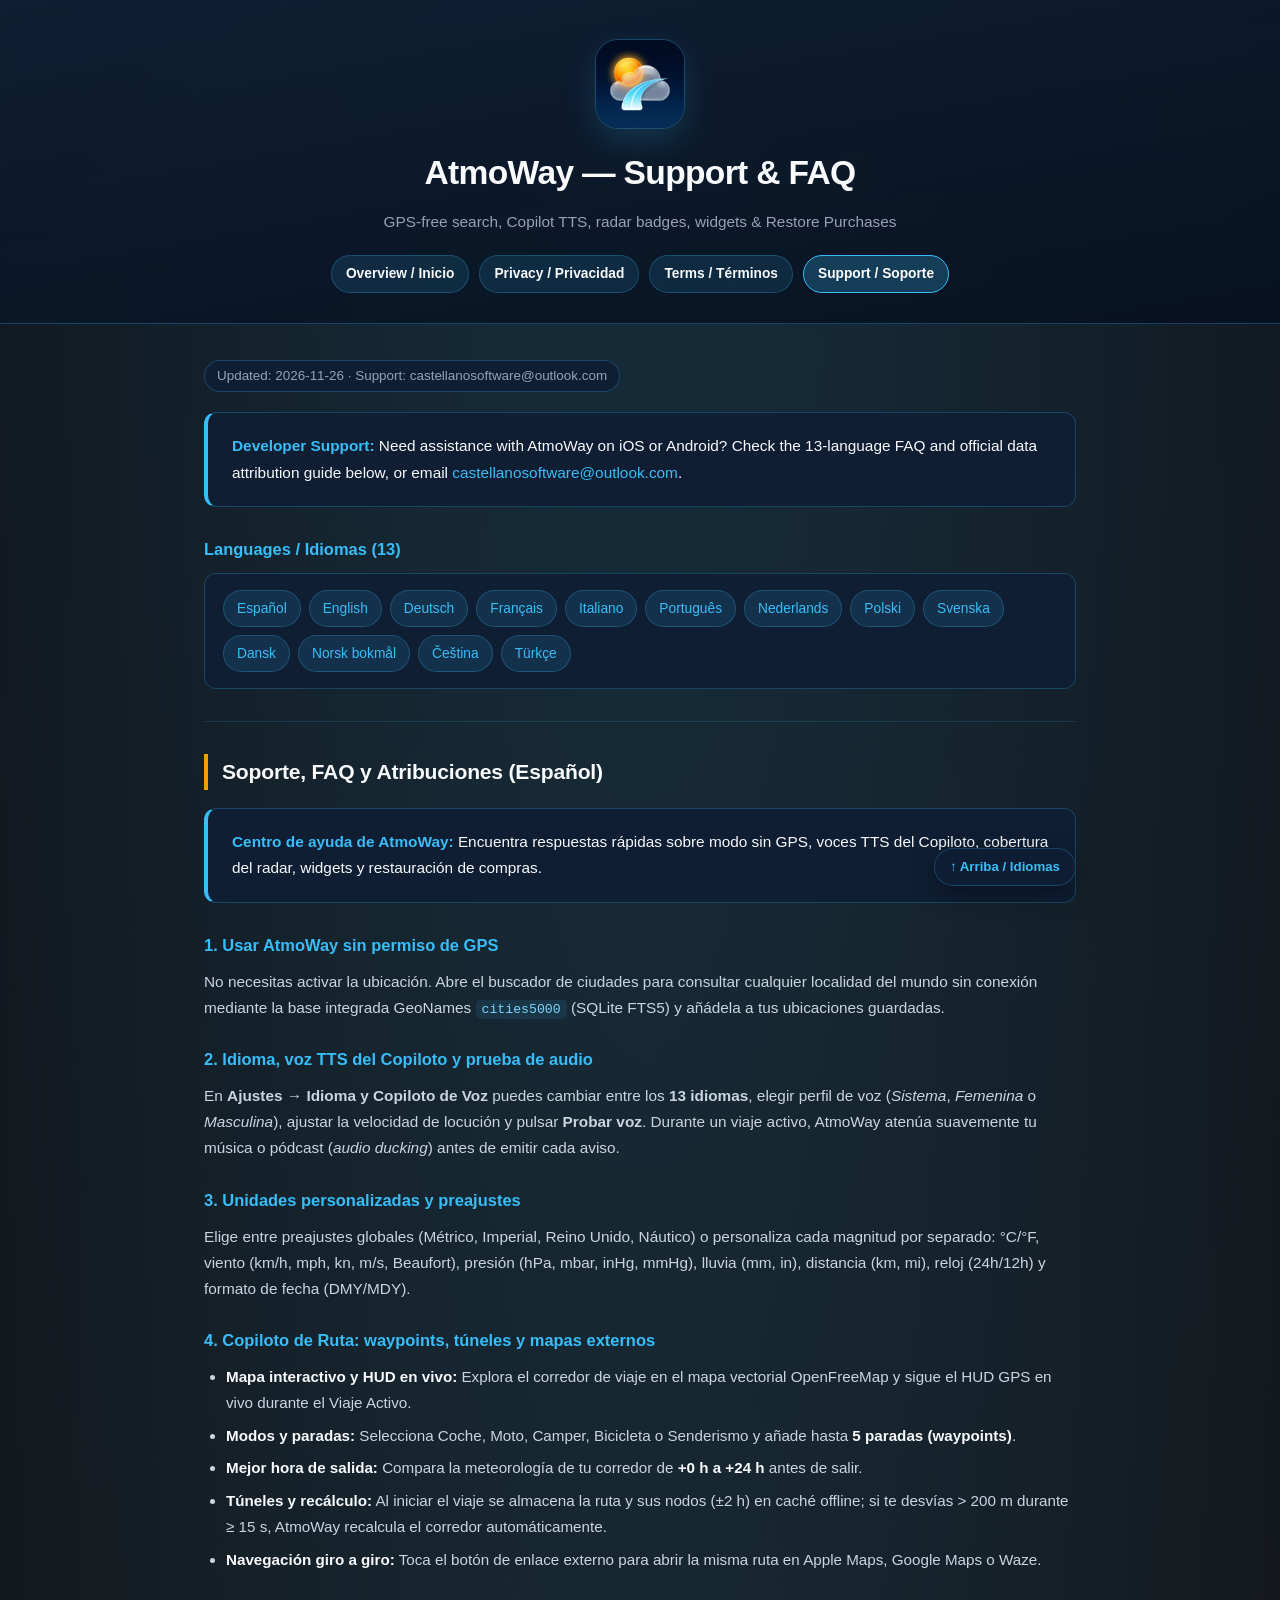
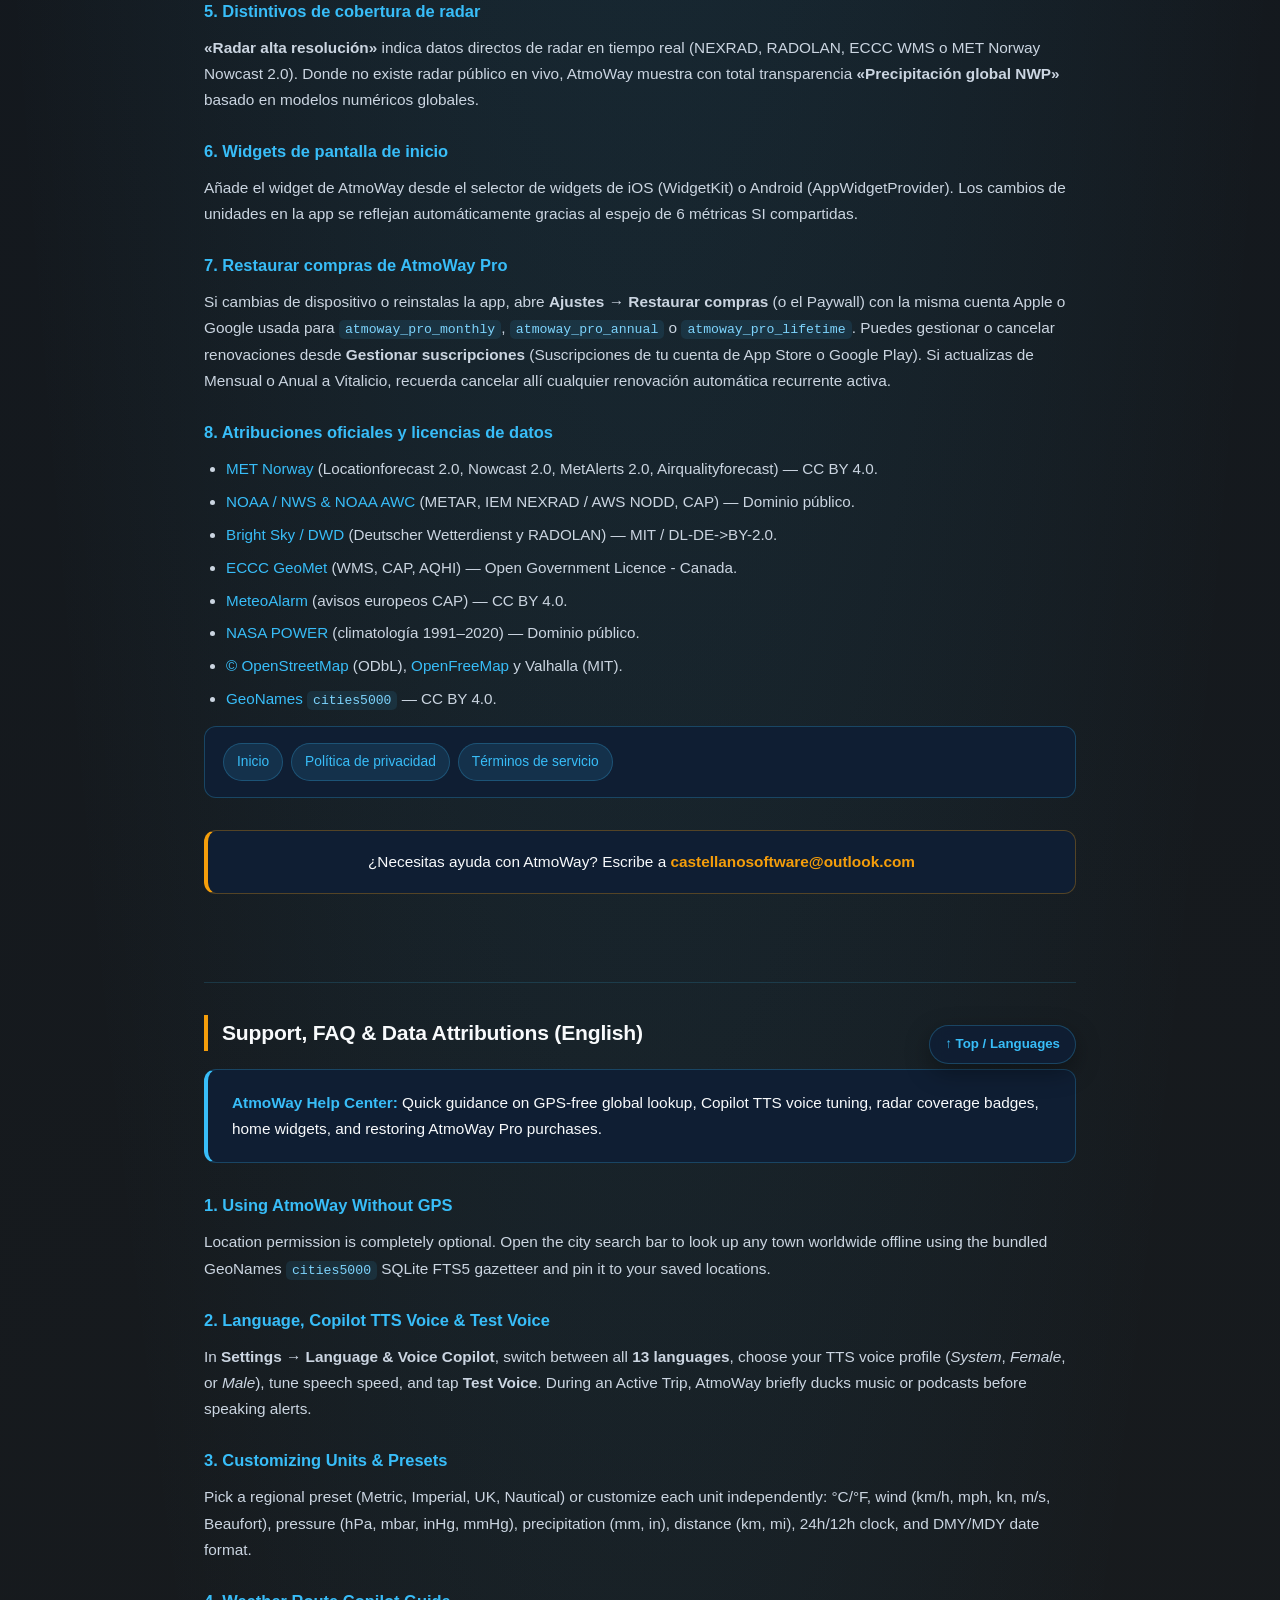
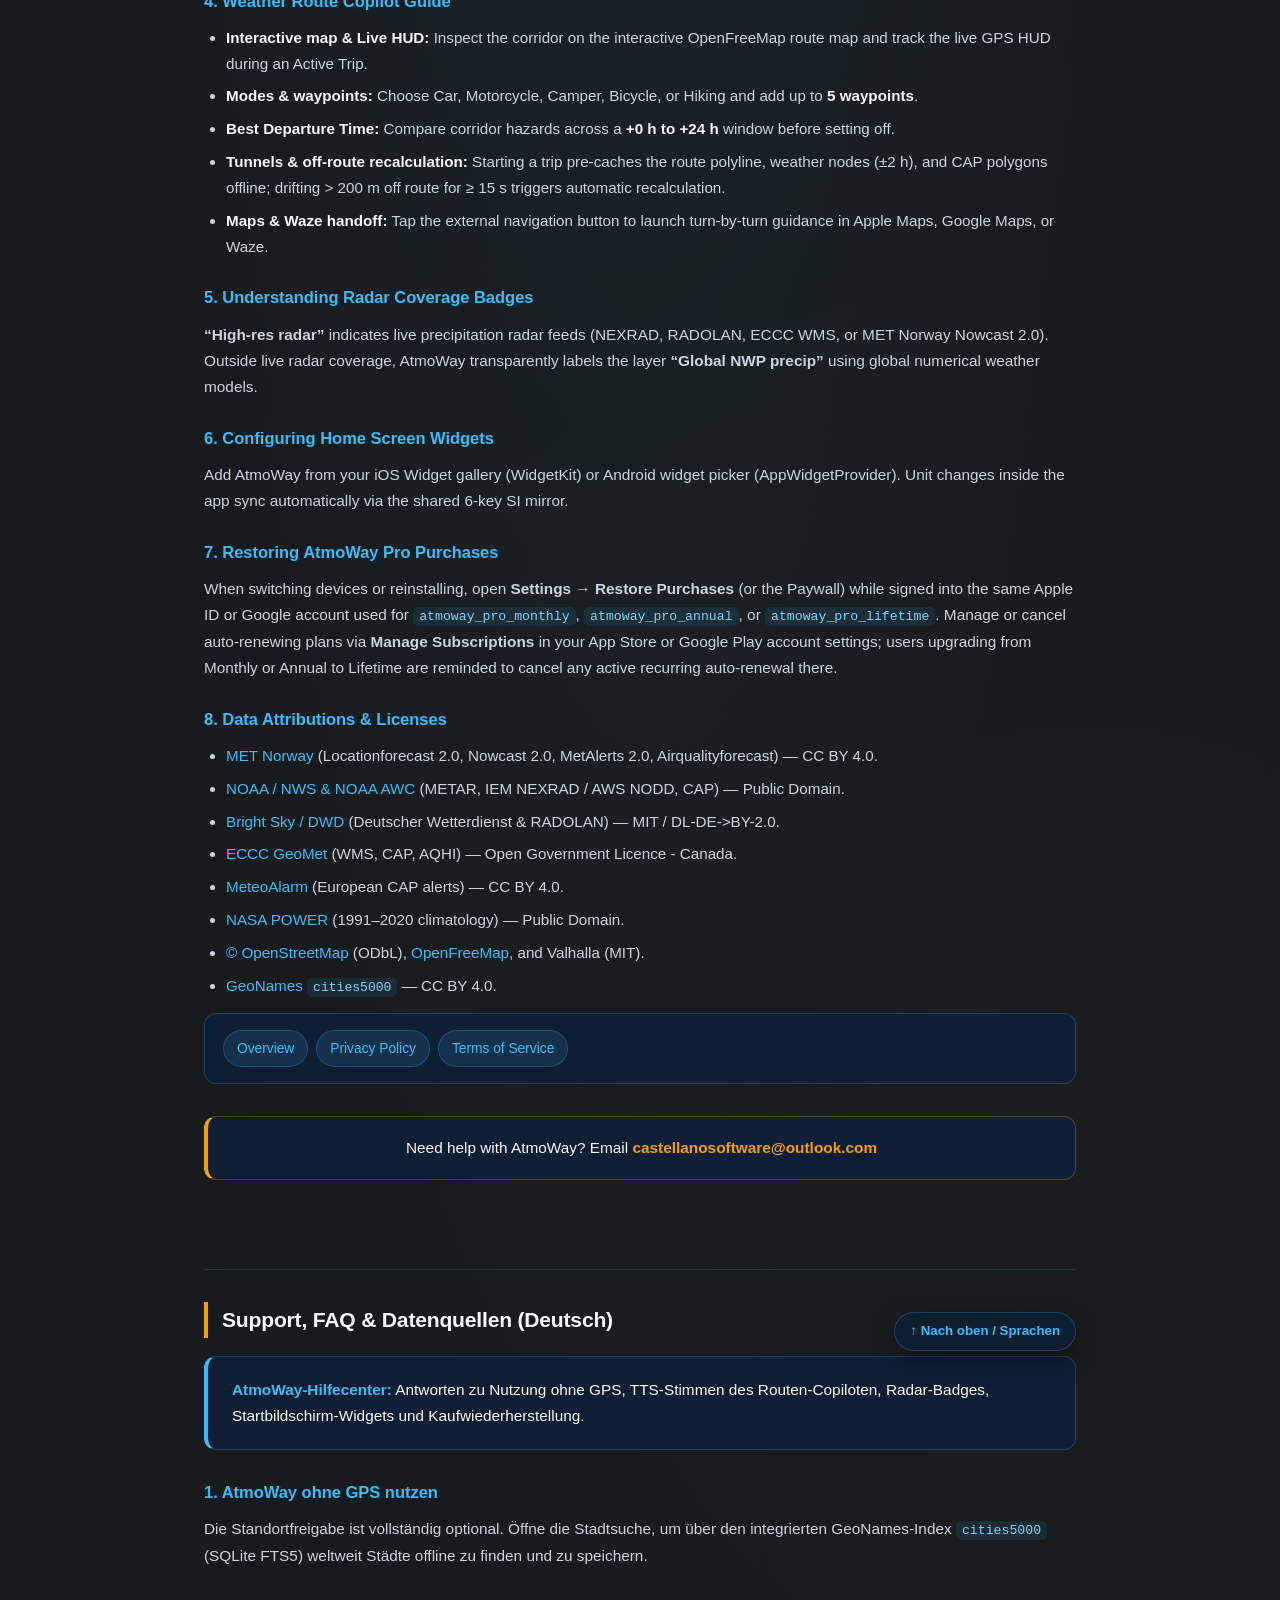
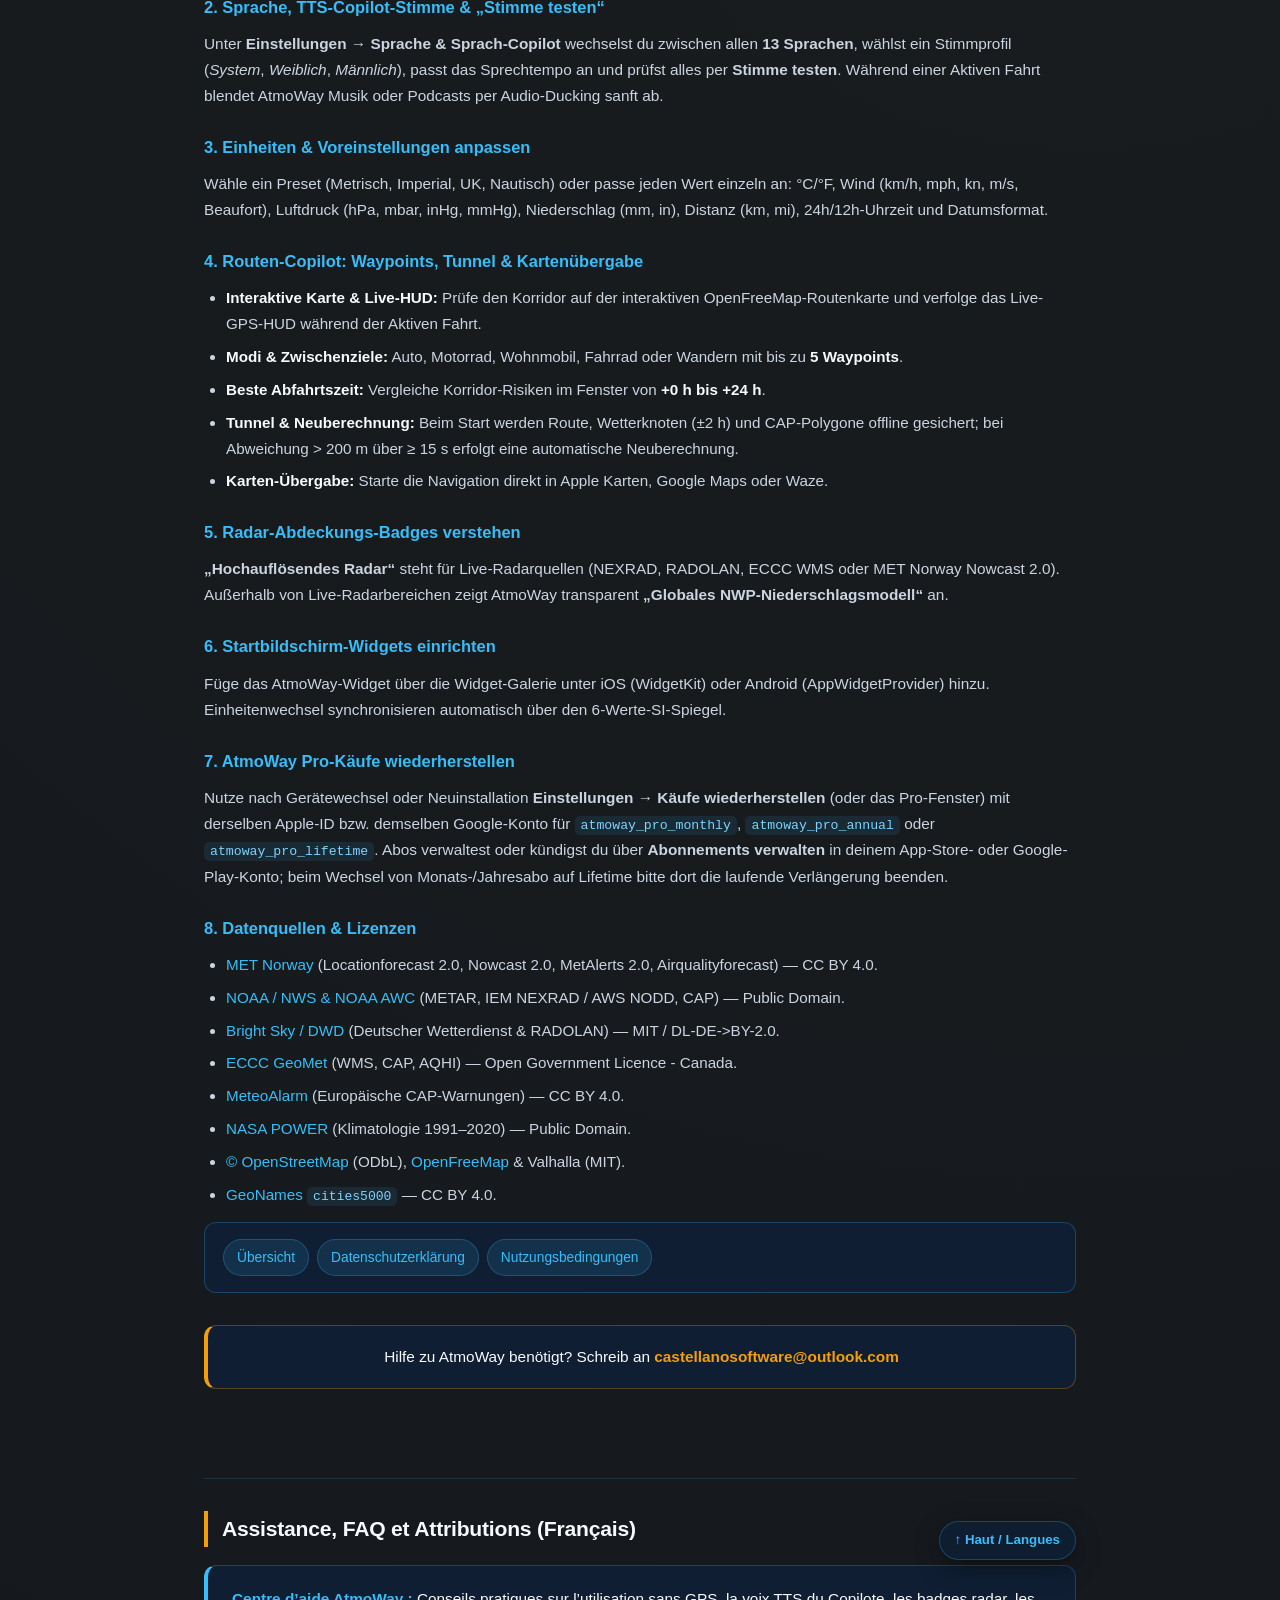
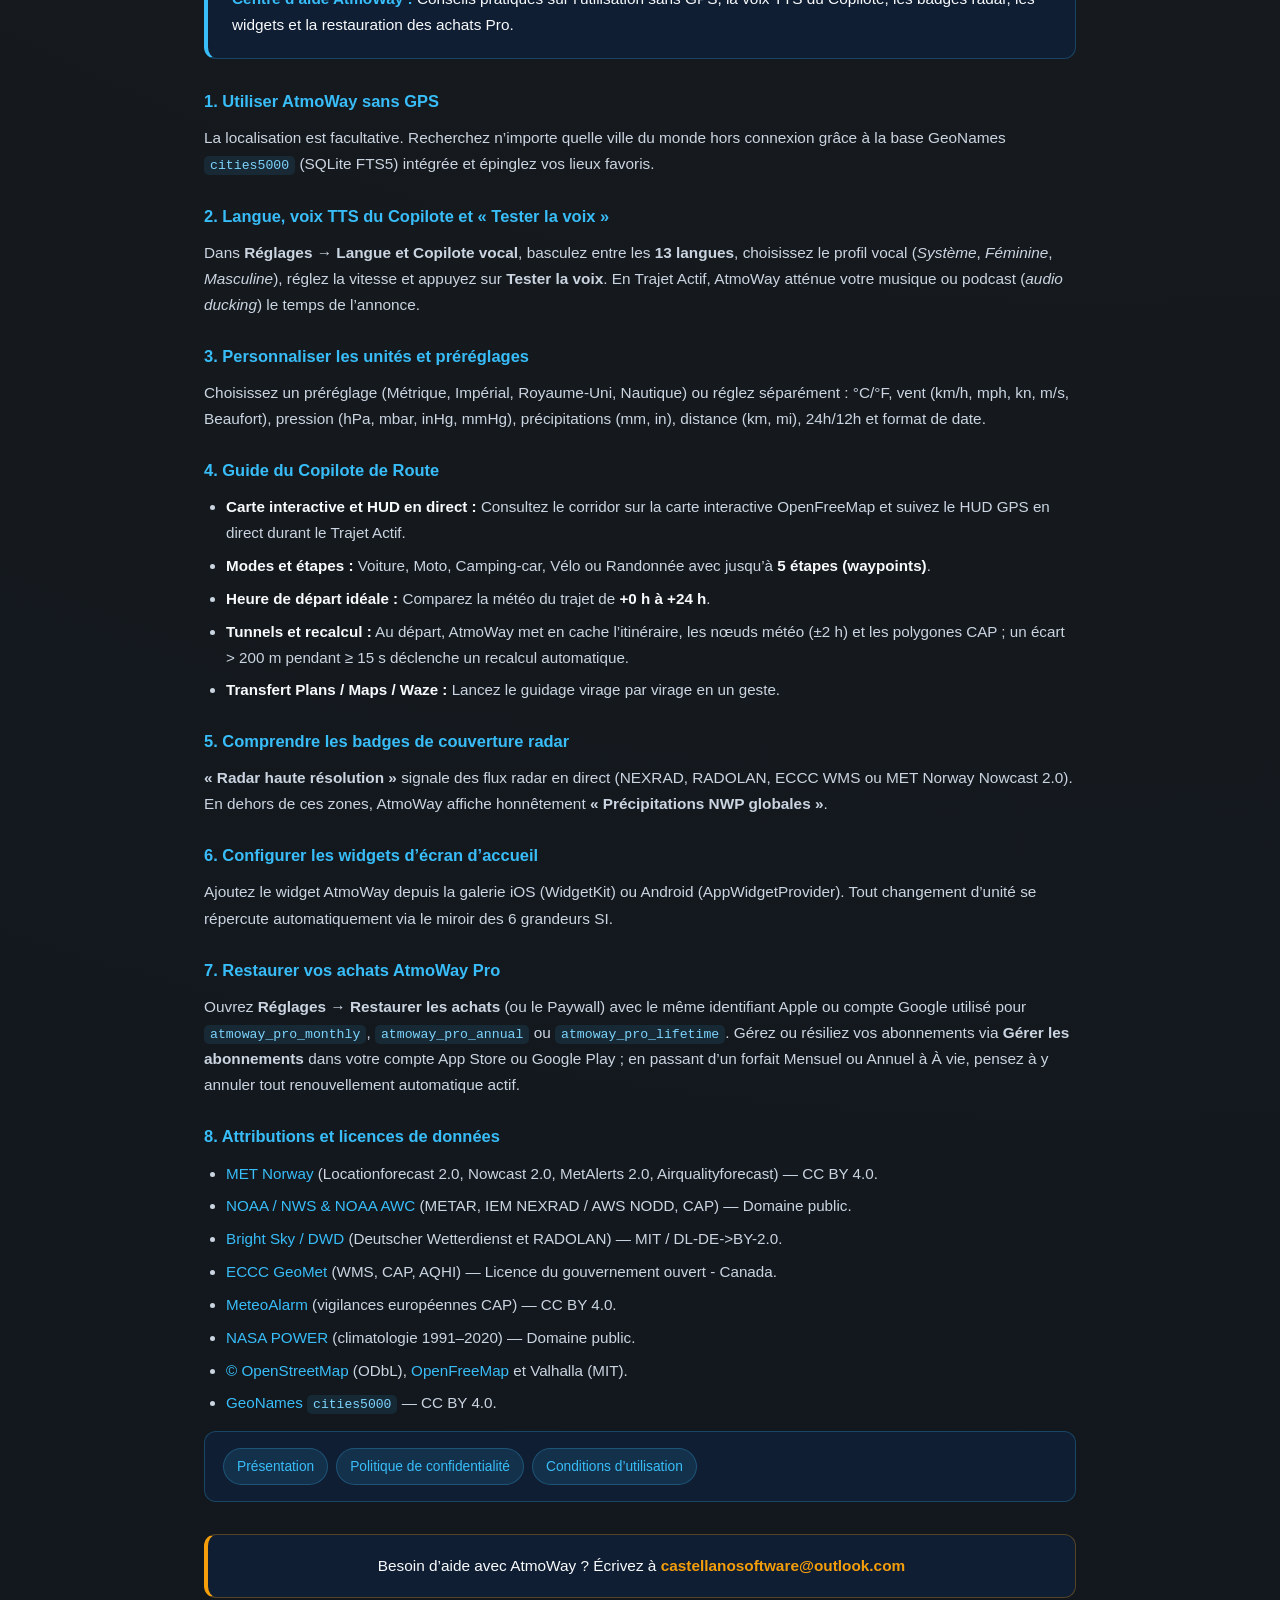
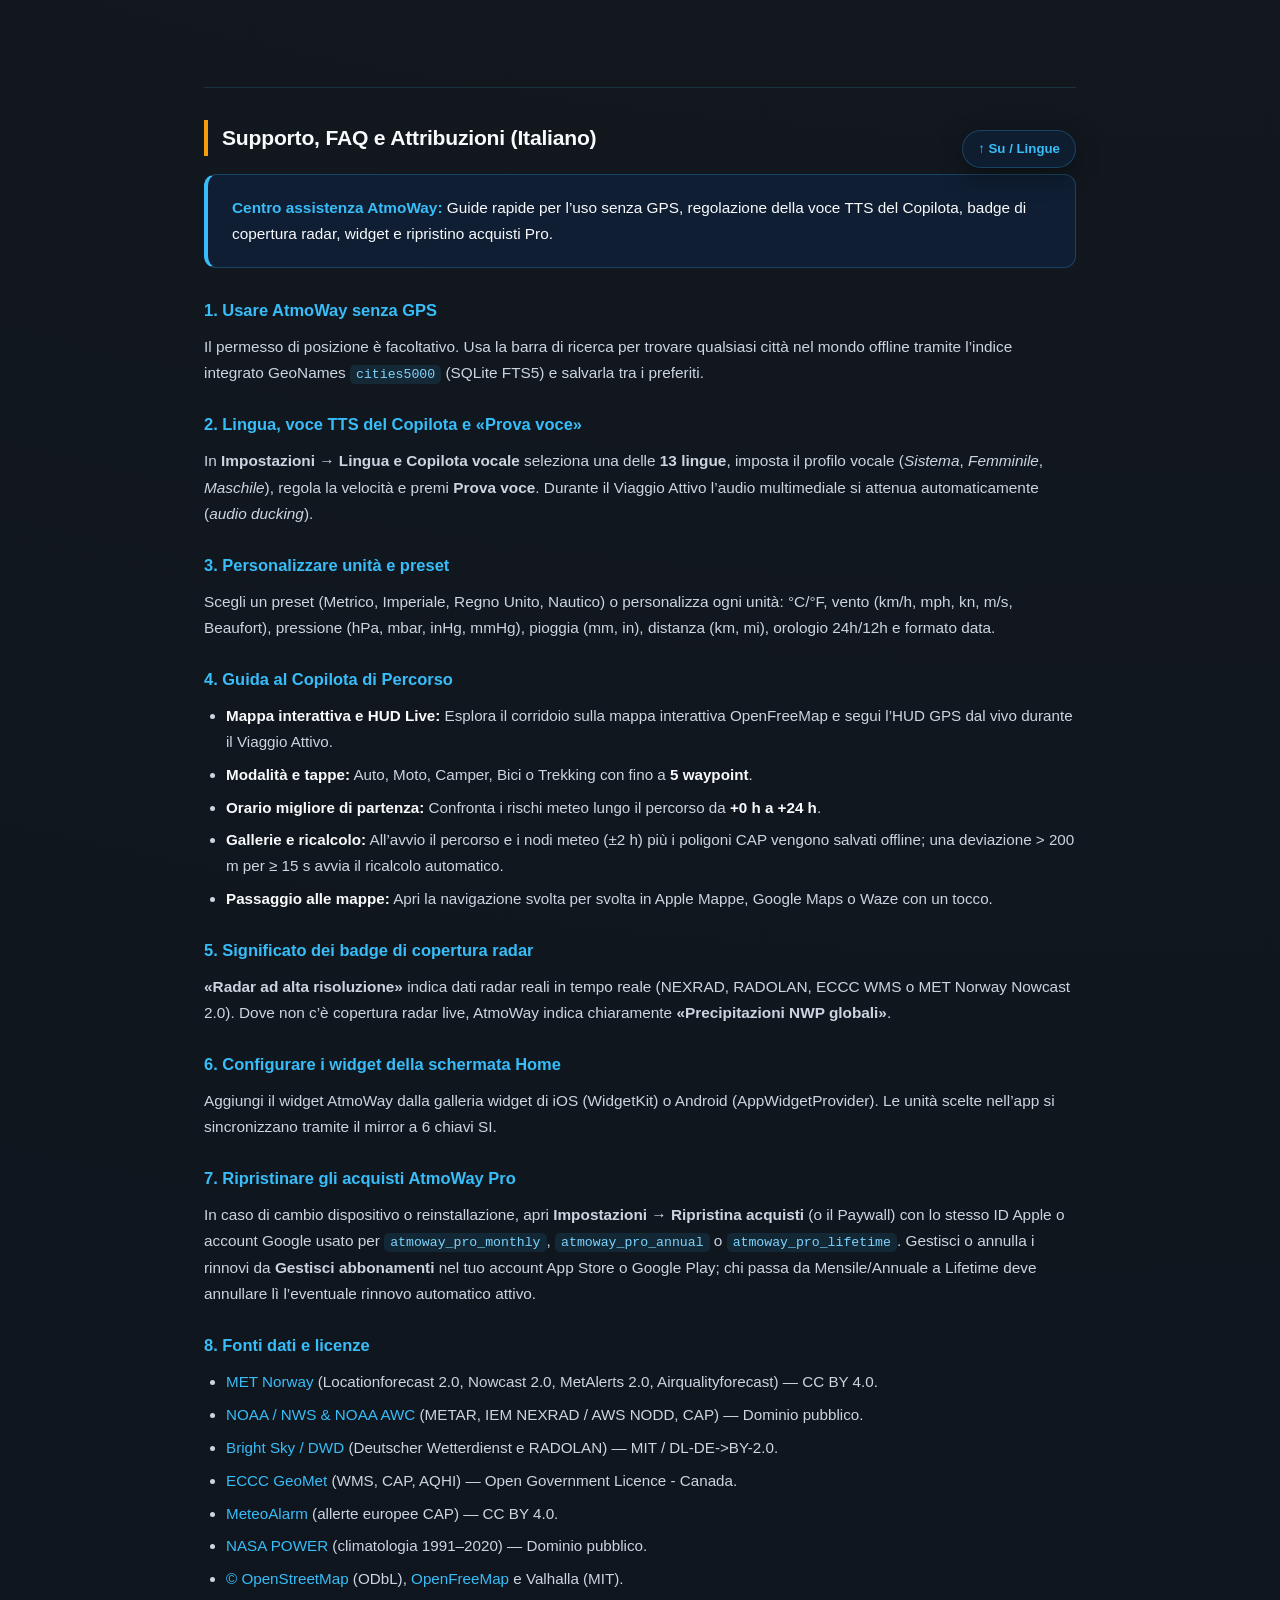
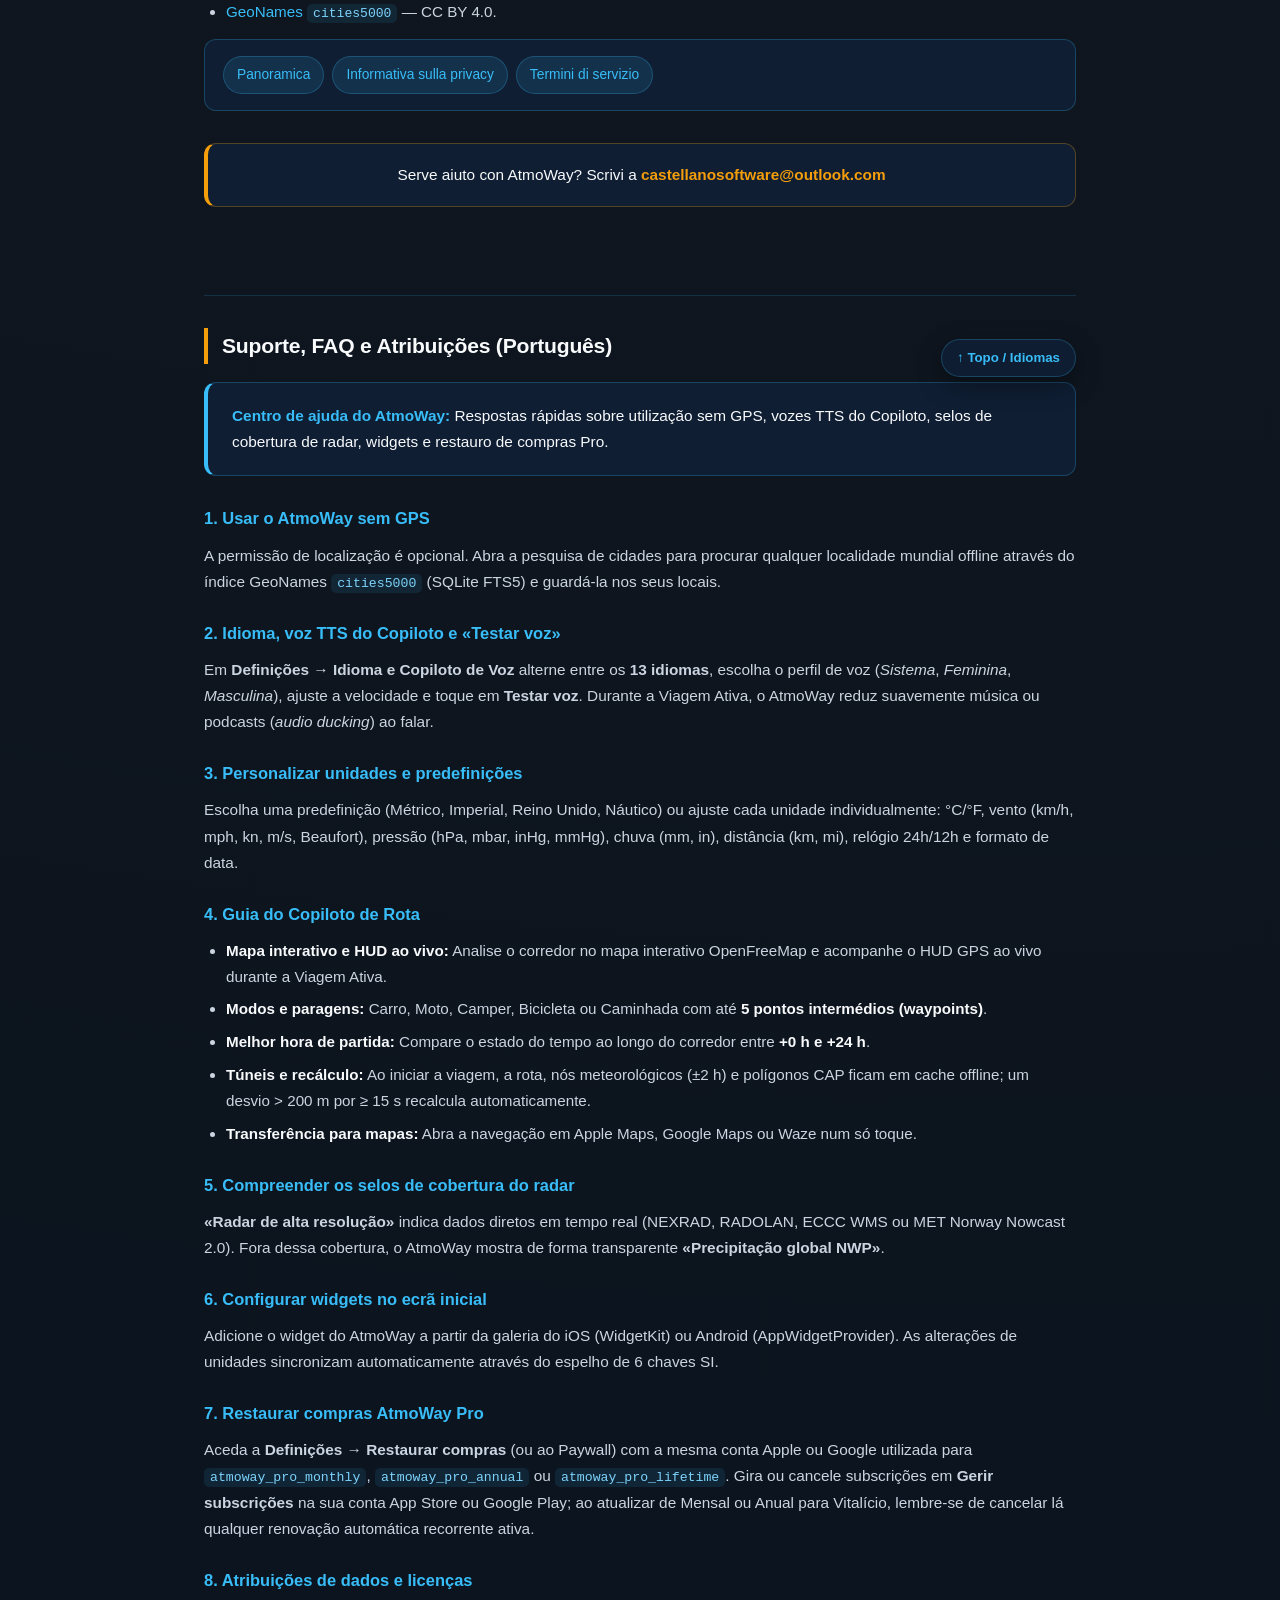
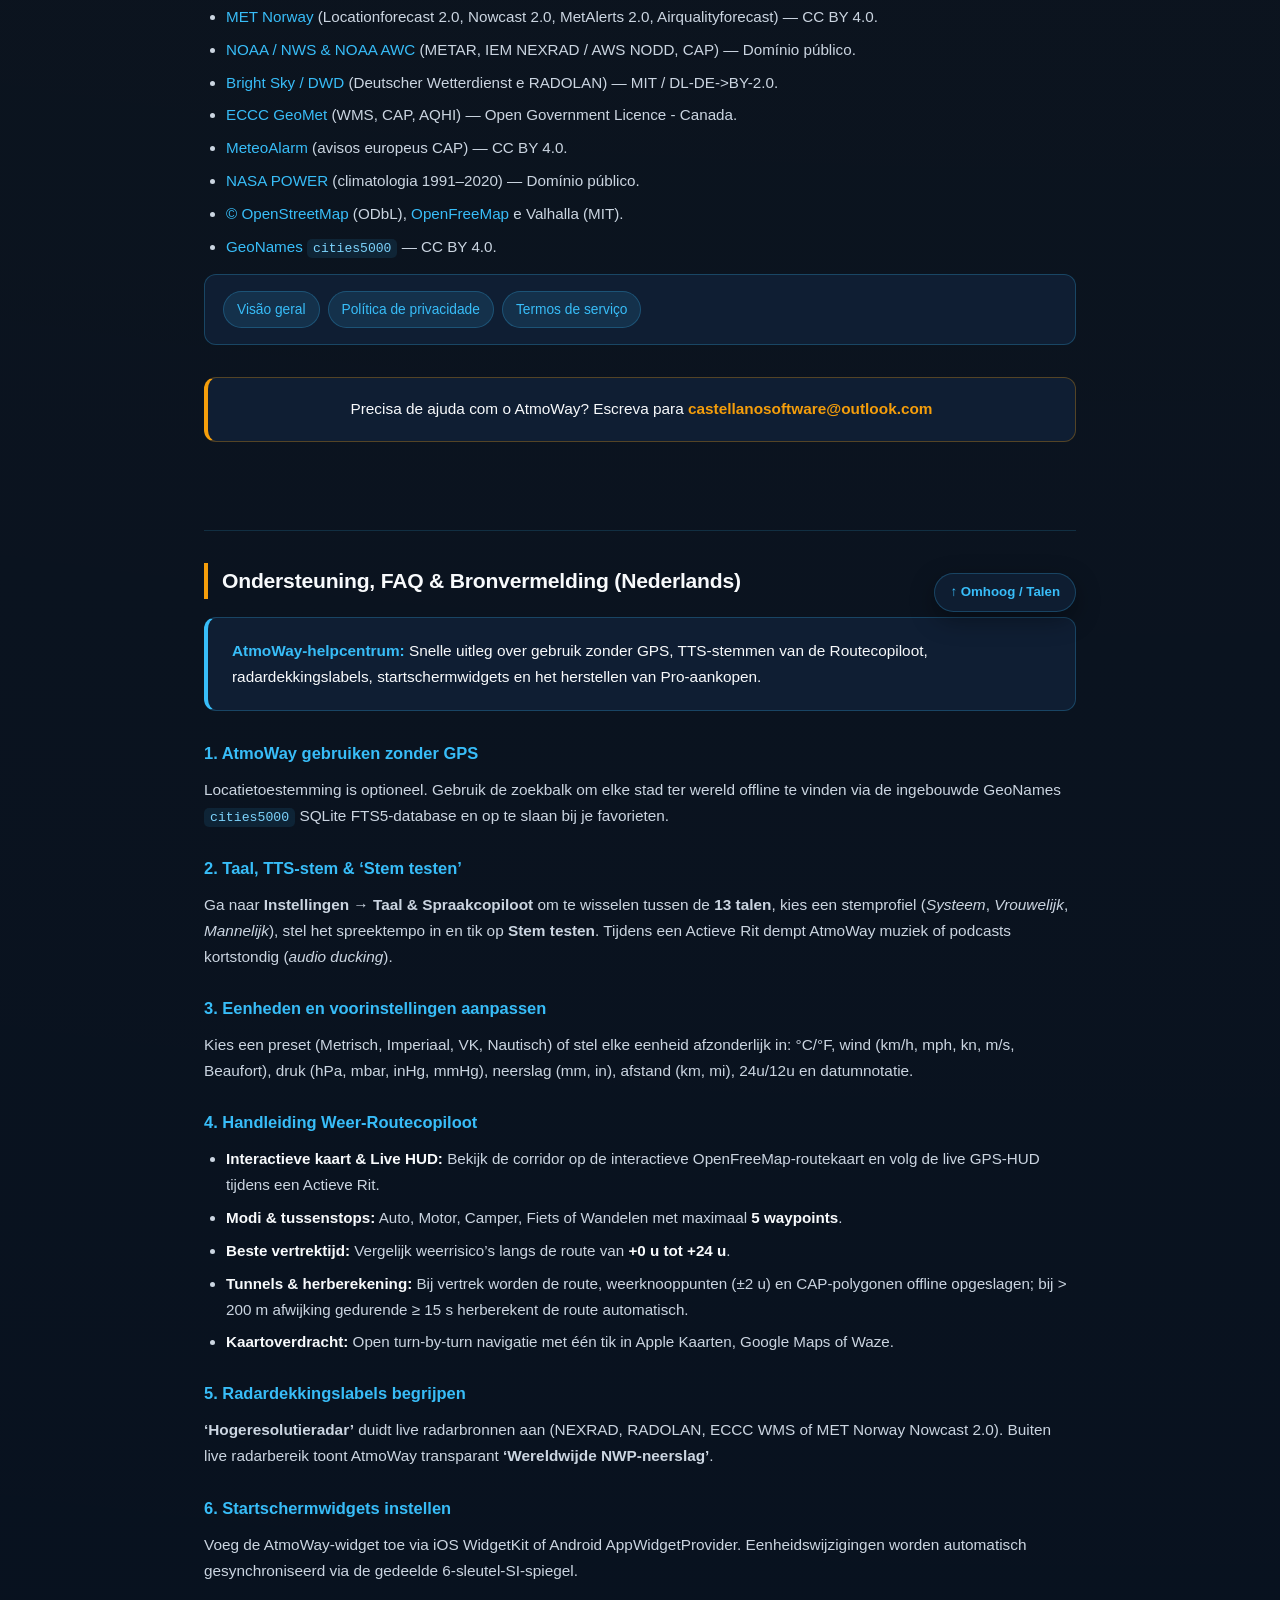
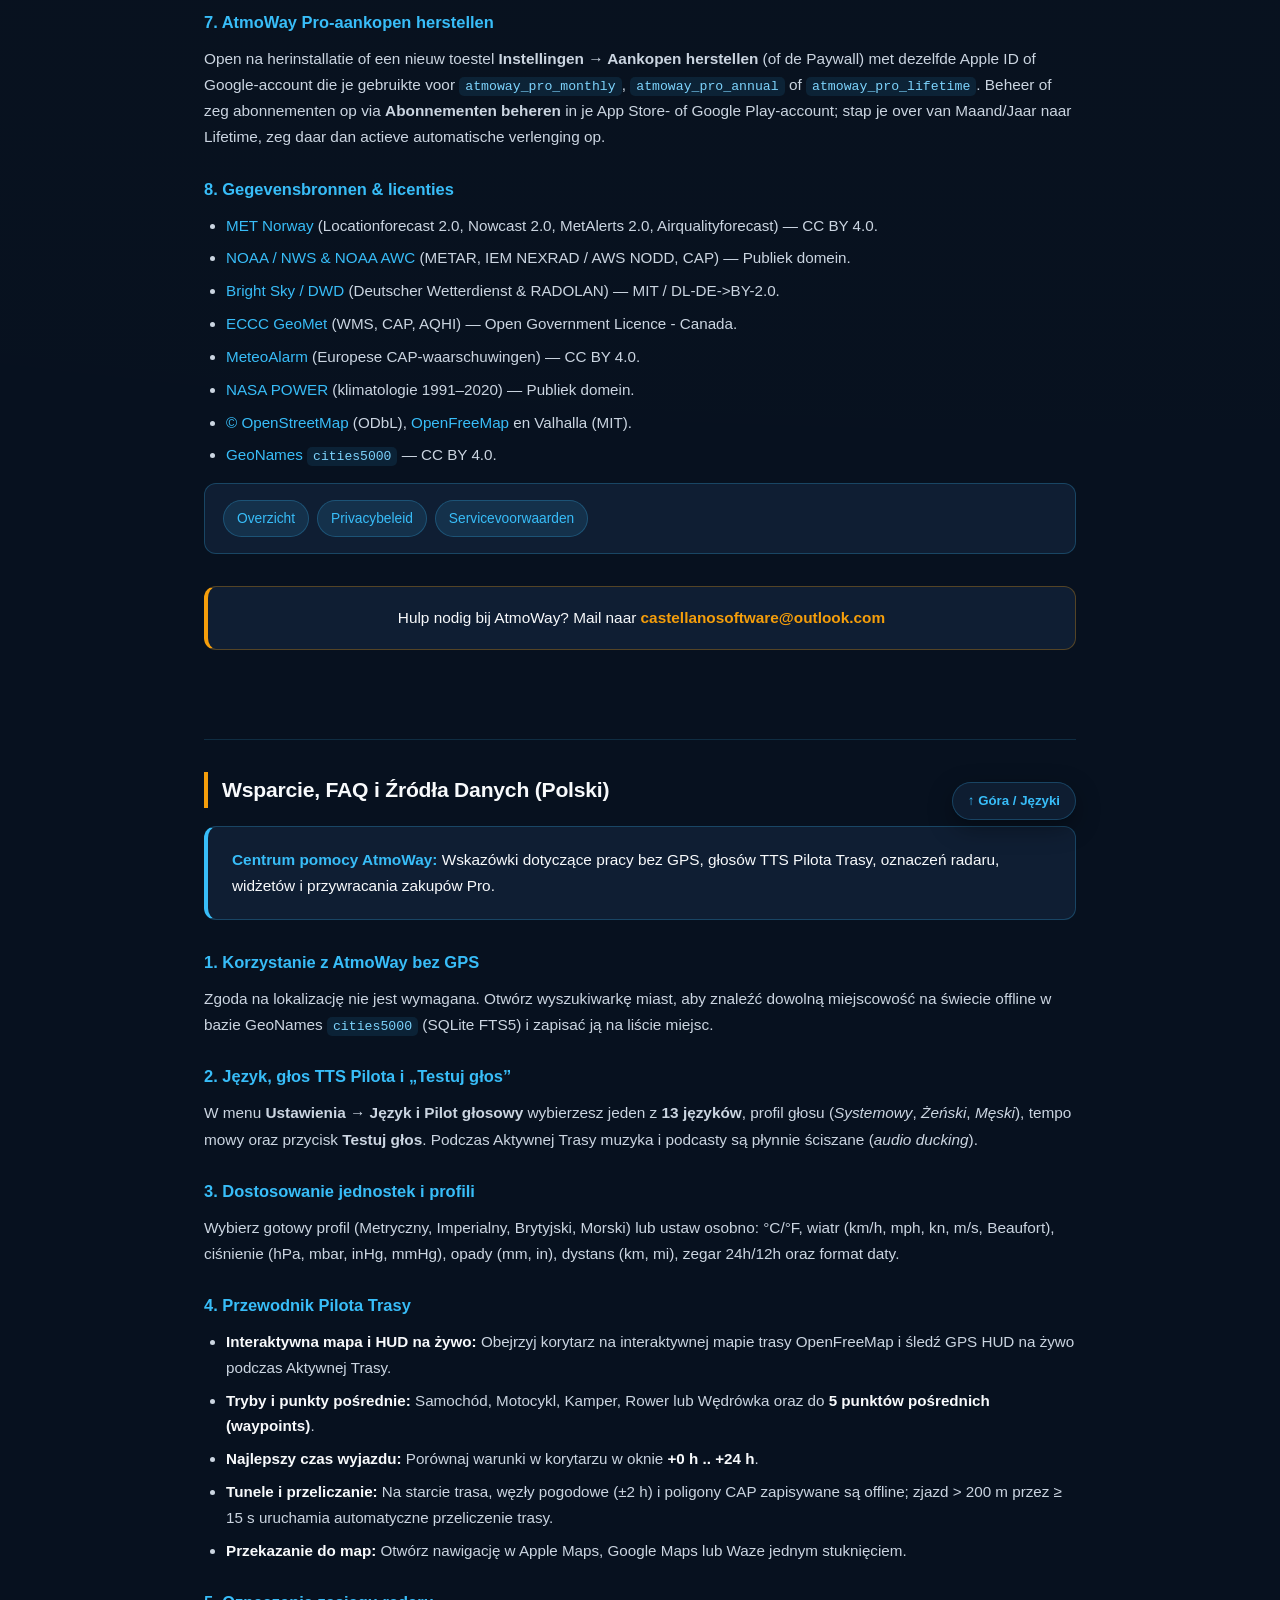
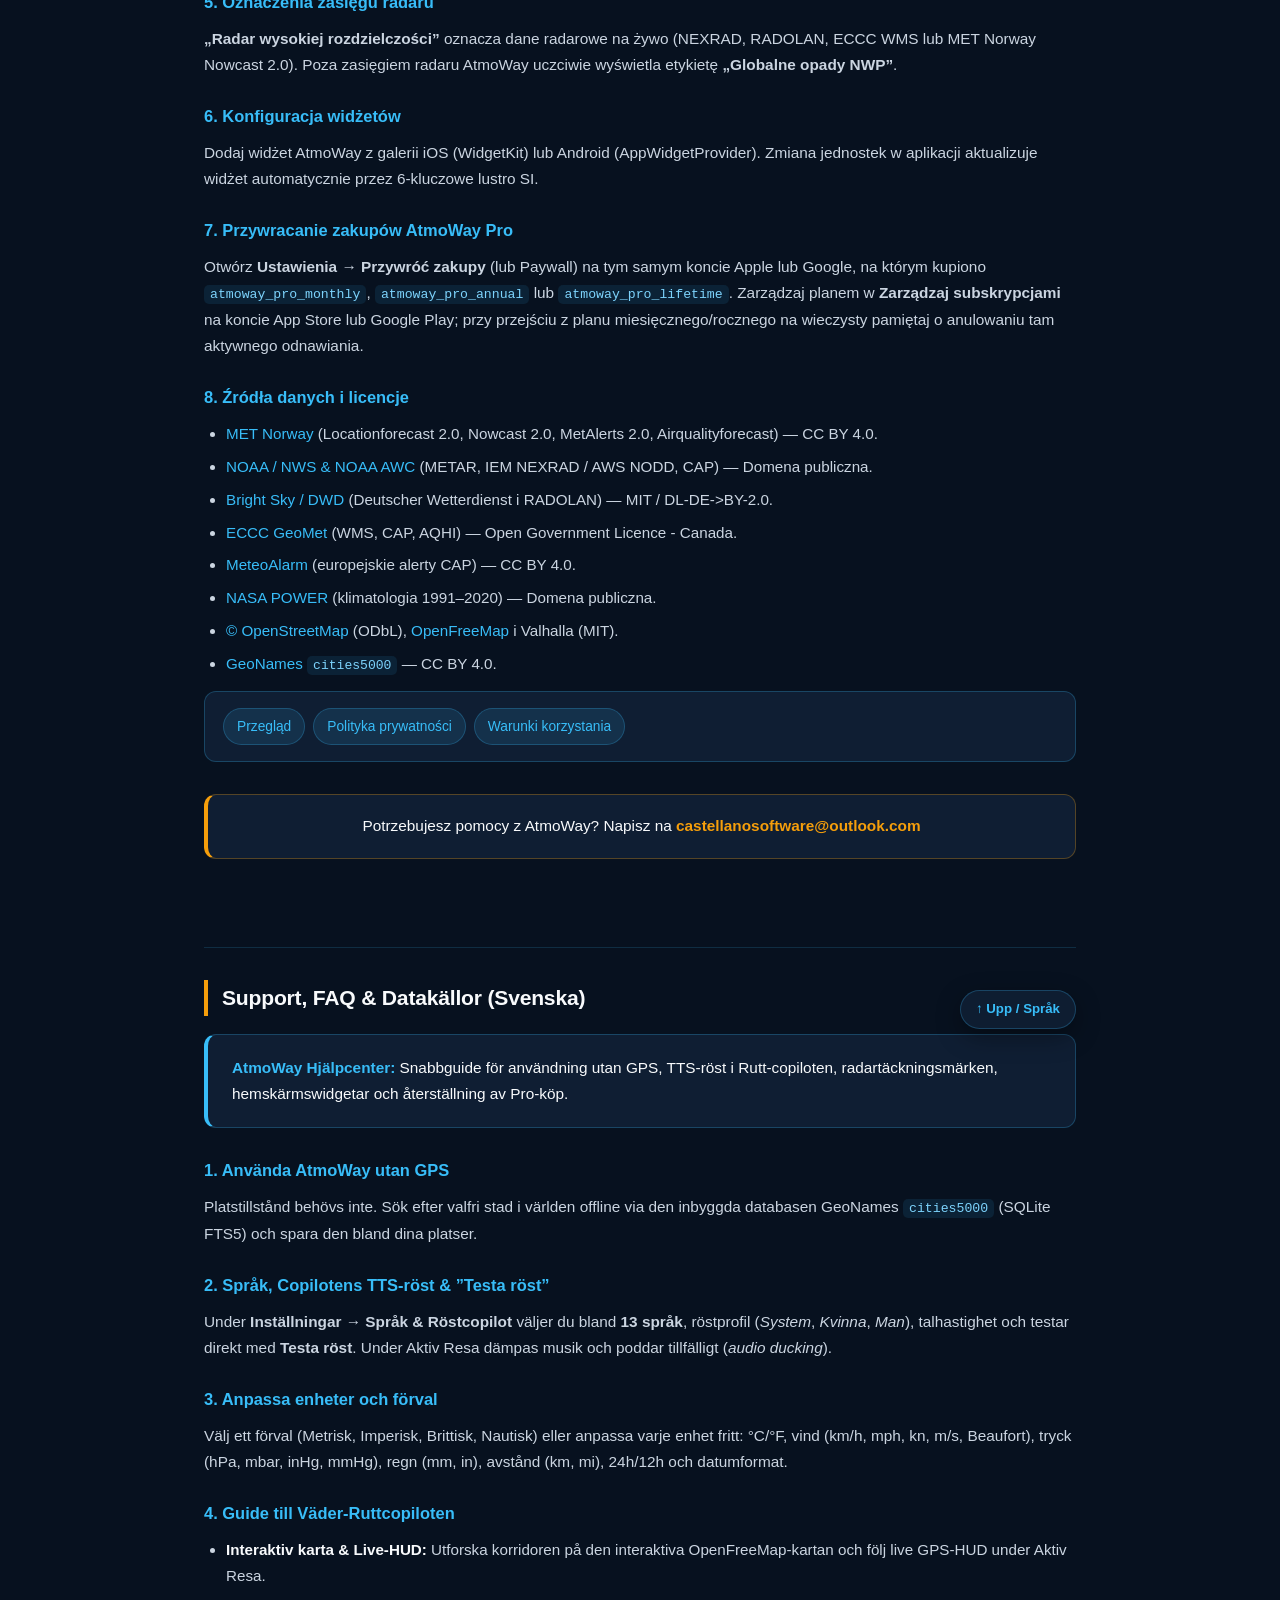
<file: atmoway/support/index.html>
<!doctype html>
<html lang="en">
<head>
  <meta charset="utf-8" />
  <meta name="viewport" content="width=device-width, initial-scale=1" />
  <meta name="robots" content="index,follow" />
  <title>Support &amp; FAQ | AtmoWay — Castellano Software</title>
  <link rel="stylesheet" href="./style.css" />
</head>
<body id="top">
  <header>
    <img src="./icon.png" alt="AtmoWay" />
    <h1>AtmoWay — Support &amp; FAQ</h1>
    <p class="subtitle">GPS-free search, Copilot TTS, radar badges, widgets &amp; Restore Purchases</p>
    <nav class="top-links" aria-label="Site navigation">
      <a href="../">Overview / Inicio</a>
      <a href="../privacy/">Privacy / Privacidad</a>
      <a href="../terms/">Terms / Términos</a>
      <a href="../support/" class="active">Support / Soporte</a>
    </nav>
  </header>

  <main>
    <span class="meta-line">Updated: 2026-11-26 · Support: castellanosoftware@outlook.com</span>
    <div class="hero-card">
      <strong>Developer Support:</strong> Need assistance with AtmoWay on iOS or Android? Check the 13-language FAQ and official data attribution guide below, or email <a href="mailto:castellanosoftware@outlook.com">castellanosoftware@outlook.com</a>.
    </div>

    <h3>Languages / Idiomas (13)</h3>
    <nav class="lang-nav" aria-label="Languages">
      <a href="#es">Español</a>
      <a href="#en">English</a>
      <a href="#de">Deutsch</a>
      <a href="#fr">Français</a>
      <a href="#it">Italiano</a>
      <a href="#pt">Português</a>
      <a href="#nl">Nederlands</a>
      <a href="#pl">Polski</a>
      <a href="#sv">Svenska</a>
      <a href="#da">Dansk</a>
      <a href="#nb">Norsk bokmål</a>
      <a href="#cs">Čeština</a>
      <a href="#tr">Türkçe</a>
    </nav>

    <section class="lang-section" id="es" lang="es">
      <h2>Soporte, FAQ y Atribuciones (Español)</h2>
      <div class="card"><strong>Centro de ayuda de AtmoWay:</strong> Encuentra respuestas rápidas sobre modo sin GPS, voces TTS del Copiloto, cobertura del radar, widgets y restauración de compras.</div>
      <h3>1. Usar AtmoWay sin permiso de GPS</h3>
      <p>No necesitas activar la ubicación. Abre el buscador de ciudades para consultar cualquier localidad del mundo sin conexión mediante la base integrada GeoNames <code>cities5000</code> (SQLite FTS5) y añádela a tus ubicaciones guardadas.</p>
      <h3>2. Idioma, voz TTS del Copiloto y prueba de audio</h3>
      <p>En <strong>Ajustes &rarr; Idioma y Copiloto de Voz</strong> puedes cambiar entre los <strong>13 idiomas</strong>, elegir perfil de voz (<em>Sistema</em>, <em>Femenina</em> o <em>Masculina</em>), ajustar la velocidad de locución y pulsar <strong>Probar voz</strong>. Durante un viaje activo, AtmoWay atenúa suavemente tu música o pódcast (<em>audio ducking</em>) antes de emitir cada aviso.</p>
      <h3>3. Unidades personalizadas y preajustes</h3>
      <p>Elige entre preajustes globales (Métrico, Imperial, Reino Unido, Náutico) o personaliza cada magnitud por separado: °C/°F, viento (km/h, mph, kn, m/s, Beaufort), presión (hPa, mbar, inHg, mmHg), lluvia (mm, in), distancia (km, mi), reloj (24h/12h) y formato de fecha (DMY/MDY).</p>
      <h3>4. Copiloto de Ruta: waypoints, túneles y mapas externos</h3>
      <ul>
        <li><strong>Mapa interactivo y HUD en vivo:</strong> Explora el corredor de viaje en el mapa vectorial OpenFreeMap y sigue el HUD GPS en vivo durante el Viaje Activo.</li>
        <li><strong>Modos y paradas:</strong> Selecciona Coche, Moto, Camper, Bicicleta o Senderismo y añade hasta <strong>5 paradas (waypoints)</strong>.</li>
        <li><strong>Mejor hora de salida:</strong> Compara la meteorología de tu corredor de <strong>+0 h a +24 h</strong> antes de salir.</li>
        <li><strong>Túneles y recálculo:</strong> Al iniciar el viaje se almacena la ruta y sus nodos (&plusmn;2 h) en caché offline; si te desvías &gt; 200 m durante &ge; 15 s, AtmoWay recalcula el corredor automáticamente.</li>
        <li><strong>Navegación giro a giro:</strong> Toca el botón de enlace externo para abrir la misma ruta en Apple Maps, Google Maps o Waze.</li>
      </ul>
      <h3>5. Distintivos de cobertura de radar</h3>
      <p><strong>«Radar alta resolución»</strong> indica datos directos de radar en tiempo real (NEXRAD, RADOLAN, ECCC WMS o MET Norway Nowcast 2.0). Donde no existe radar público en vivo, AtmoWay muestra con total transparencia <strong>«Precipitación global NWP»</strong> basado en modelos numéricos globales.</p>
      <h3>6. Widgets de pantalla de inicio</h3>
      <p>Añade el widget de AtmoWay desde el selector de widgets de iOS (WidgetKit) o Android (AppWidgetProvider). Los cambios de unidades en la app se reflejan automáticamente gracias al espejo de 6 métricas SI compartidas.</p>
      <h3>7. Restaurar compras de AtmoWay Pro</h3>
      <p>Si cambias de dispositivo o reinstalas la app, abre <strong>Ajustes &rarr; Restaurar compras</strong> (o el Paywall) con la misma cuenta Apple o Google usada para <code>atmoway_pro_monthly</code>, <code>atmoway_pro_annual</code> o <code>atmoway_pro_lifetime</code>. Puedes gestionar o cancelar renovaciones desde <strong>Gestionar suscripciones</strong> (Suscripciones de tu cuenta de App Store o Google Play). Si actualizas de Mensual o Anual a Vitalicio, recuerda cancelar allí cualquier renovación automática recurrente activa.</p>
      <h3>8. Atribuciones oficiales y licencias de datos</h3>
      <ul>
        <li><a href="https://www.met.no/en/About-us/Copyright-and-use-of-data" target="_blank" rel="noopener">MET Norway</a> (Locationforecast 2.0, Nowcast 2.0, MetAlerts 2.0, Airqualityforecast) — CC BY 4.0.</li>
        <li><a href="https://www.weather.gov/documentation/services-web-api" target="_blank" rel="noopener">NOAA / NWS &amp; NOAA AWC</a> (METAR, IEM NEXRAD / AWS NODD, CAP) — Dominio público.</li>
        <li><a href="https://brightsky.dev/" target="_blank" rel="noopener">Bright Sky / DWD</a> (Deutscher Wetterdienst y RADOLAN) — MIT / DL-DE-&gt;BY-2.0.</li>
        <li><a href="https://eccc-msc.github.io/open-data/readme_en/" target="_blank" rel="noopener">ECCC GeoMet</a> (WMS, CAP, AQHI) — Open Government Licence - Canada.</li>
        <li><a href="https://feeds.meteoalarm.org/" target="_blank" rel="noopener">MeteoAlarm</a> (avisos europeos CAP) — CC BY 4.0.</li>
        <li><a href="https://power.larc.nasa.gov/" target="_blank" rel="noopener">NASA POWER</a> (climatología 1991–2020) — Dominio público.</li>
        <li><a href="https://www.openstreetmap.org/copyright" target="_blank" rel="noopener">© OpenStreetMap</a> (ODbL), <a href="https://openfreemap.org/" target="_blank" rel="noopener">OpenFreeMap</a> y Valhalla (MIT).</li>
        <li><a href="https://www.geonames.org/" target="_blank" rel="noopener">GeoNames <code>cities5000</code></a> — CC BY 4.0.</li>
      </ul>
      <nav class="section-links">
        <a href="../">Inicio</a> <a href="../privacy/">Política de privacidad</a> <a href="../terms/">Términos de servicio</a>
      </nav>
      <div class="support-block">
        <p>¿Necesitas ayuda con AtmoWay? Escribe a <a href="mailto:castellanosoftware@outlook.com">castellanosoftware@outlook.com</a></p>
      </div>
      <div class="back-top-wrap">
        <a class="back-top-pill" href="#top">↑ Arriba / Idiomas</a>
      </div>
    </section>

    <section class="lang-section" id="en" lang="en">
      <h2>Support, FAQ &amp; Data Attributions (English)</h2>
      <div class="card"><strong>AtmoWay Help Center:</strong> Quick guidance on GPS-free global lookup, Copilot TTS voice tuning, radar coverage badges, home widgets, and restoring AtmoWay Pro purchases.</div>
      <h3>1. Using AtmoWay Without GPS</h3>
      <p>Location permission is completely optional. Open the city search bar to look up any town worldwide offline using the bundled GeoNames <code>cities5000</code> SQLite FTS5 gazetteer and pin it to your saved locations.</p>
      <h3>2. Language, Copilot TTS Voice &amp; Test Voice</h3>
      <p>In <strong>Settings &rarr; Language &amp; Voice Copilot</strong>, switch between all <strong>13 languages</strong>, choose your TTS voice profile (<em>System</em>, <em>Female</em>, or <em>Male</em>), tune speech speed, and tap <strong>Test Voice</strong>. During an Active Trip, AtmoWay briefly ducks music or podcasts before speaking alerts.</p>
      <h3>3. Customizing Units &amp; Presets</h3>
      <p>Pick a regional preset (Metric, Imperial, UK, Nautical) or customize each unit independently: °C/°F, wind (km/h, mph, kn, m/s, Beaufort), pressure (hPa, mbar, inHg, mmHg), precipitation (mm, in), distance (km, mi), 24h/12h clock, and DMY/MDY date format.</p>
      <h3>4. Weather Route Copilot Guide</h3>
      <ul>
        <li><strong>Interactive map &amp; Live HUD:</strong> Inspect the corridor on the interactive OpenFreeMap route map and track the live GPS HUD during an Active Trip.</li>
        <li><strong>Modes &amp; waypoints:</strong> Choose Car, Motorcycle, Camper, Bicycle, or Hiking and add up to <strong>5 waypoints</strong>.</li>
        <li><strong>Best Departure Time:</strong> Compare corridor hazards across a <strong>+0 h to +24 h</strong> window before setting off.</li>
        <li><strong>Tunnels &amp; off-route recalculation:</strong> Starting a trip pre-caches the route polyline, weather nodes (&plusmn;2 h), and CAP polygons offline; drifting &gt; 200 m off route for &ge; 15 s triggers automatic recalculation.</li>
        <li><strong>Maps &amp; Waze handoff:</strong> Tap the external navigation button to launch turn-by-turn guidance in Apple Maps, Google Maps, or Waze.</li>
      </ul>
      <h3>5. Understanding Radar Coverage Badges</h3>
      <p><strong>“High-res radar”</strong> indicates live precipitation radar feeds (NEXRAD, RADOLAN, ECCC WMS, or MET Norway Nowcast 2.0). Outside live radar coverage, AtmoWay transparently labels the layer <strong>“Global NWP precip”</strong> using global numerical weather models.</p>
      <h3>6. Configuring Home Screen Widgets</h3>
      <p>Add AtmoWay from your iOS Widget gallery (WidgetKit) or Android widget picker (AppWidgetProvider). Unit changes inside the app sync automatically via the shared 6-key SI mirror.</p>
      <h3>7. Restoring AtmoWay Pro Purchases</h3>
      <p>When switching devices or reinstalling, open <strong>Settings &rarr; Restore Purchases</strong> (or the Paywall) while signed into the same Apple ID or Google account used for <code>atmoway_pro_monthly</code>, <code>atmoway_pro_annual</code>, or <code>atmoway_pro_lifetime</code>. Manage or cancel auto-renewing plans via <strong>Manage Subscriptions</strong> in your App Store or Google Play account settings; users upgrading from Monthly or Annual to Lifetime are reminded to cancel any active recurring auto-renewal there.</p>
      <h3>8. Data Attributions &amp; Licenses</h3>
      <ul>
        <li><a href="https://www.met.no/en/About-us/Copyright-and-use-of-data" target="_blank" rel="noopener">MET Norway</a> (Locationforecast 2.0, Nowcast 2.0, MetAlerts 2.0, Airqualityforecast) — CC BY 4.0.</li>
        <li><a href="https://www.weather.gov/documentation/services-web-api" target="_blank" rel="noopener">NOAA / NWS &amp; NOAA AWC</a> (METAR, IEM NEXRAD / AWS NODD, CAP) — Public Domain.</li>
        <li><a href="https://brightsky.dev/" target="_blank" rel="noopener">Bright Sky / DWD</a> (Deutscher Wetterdienst &amp; RADOLAN) — MIT / DL-DE-&gt;BY-2.0.</li>
        <li><a href="https://eccc-msc.github.io/open-data/readme_en/" target="_blank" rel="noopener">ECCC GeoMet</a> (WMS, CAP, AQHI) — Open Government Licence - Canada.</li>
        <li><a href="https://feeds.meteoalarm.org/" target="_blank" rel="noopener">MeteoAlarm</a> (European CAP alerts) — CC BY 4.0.</li>
        <li><a href="https://power.larc.nasa.gov/" target="_blank" rel="noopener">NASA POWER</a> (1991–2020 climatology) — Public Domain.</li>
        <li><a href="https://www.openstreetmap.org/copyright" target="_blank" rel="noopener">© OpenStreetMap</a> (ODbL), <a href="https://openfreemap.org/" target="_blank" rel="noopener">OpenFreeMap</a>, and Valhalla (MIT).</li>
        <li><a href="https://www.geonames.org/" target="_blank" rel="noopener">GeoNames <code>cities5000</code></a> — CC BY 4.0.</li>
      </ul>
      <nav class="section-links">
        <a href="../">Overview</a> <a href="../privacy/">Privacy Policy</a> <a href="../terms/">Terms of Service</a>
      </nav>
      <div class="support-block">
        <p>Need help with AtmoWay? Email <a href="mailto:castellanosoftware@outlook.com">castellanosoftware@outlook.com</a></p>
      </div>
      <div class="back-top-wrap">
        <a class="back-top-pill" href="#top">↑ Top / Languages</a>
      </div>
    </section>

    <section class="lang-section" id="de" lang="de">
      <h2>Support, FAQ &amp; Datenquellen (Deutsch)</h2>
      <div class="card"><strong>AtmoWay-Hilfecenter:</strong> Antworten zu Nutzung ohne GPS, TTS-Stimmen des Routen-Copiloten, Radar-Badges, Startbildschirm-Widgets und Kaufwiederherstellung.</div>
      <h3>1. AtmoWay ohne GPS nutzen</h3>
      <p>Die Standortfreigabe ist vollständig optional. Öffne die Stadtsuche, um über den integrierten GeoNames-Index <code>cities5000</code> (SQLite FTS5) weltweit Städte offline zu finden und zu speichern.</p>
      <h3>2. Sprache, TTS-Copilot-Stimme &amp; „Stimme testen“</h3>
      <p>Unter <strong>Einstellungen &rarr; Sprache &amp; Sprach-Copilot</strong> wechselst du zwischen allen <strong>13 Sprachen</strong>, wählst ein Stimmprofil (<em>System</em>, <em>Weiblich</em>, <em>Männlich</em>), passt das Sprechtempo an und prüfst alles per <strong>Stimme testen</strong>. Während einer Aktiven Fahrt blendet AtmoWay Musik oder Podcasts per Audio-Ducking sanft ab.</p>
      <h3>3. Einheiten &amp; Voreinstellungen anpassen</h3>
      <p>Wähle ein Preset (Metrisch, Imperial, UK, Nautisch) oder passe jeden Wert einzeln an: °C/°F, Wind (km/h, mph, kn, m/s, Beaufort), Luftdruck (hPa, mbar, inHg, mmHg), Niederschlag (mm, in), Distanz (km, mi), 24h/12h-Uhrzeit und Datumsformat.</p>
      <h3>4. Routen-Copilot: Waypoints, Tunnel &amp; Kartenübergabe</h3>
      <ul>
        <li><strong>Interaktive Karte &amp; Live-HUD:</strong> Prüfe den Korridor auf der interaktiven OpenFreeMap-Routenkarte und verfolge das Live-GPS-HUD während der Aktiven Fahrt.</li>
        <li><strong>Modi &amp; Zwischenziele:</strong> Auto, Motorrad, Wohnmobil, Fahrrad oder Wandern mit bis zu <strong>5 Waypoints</strong>.</li>
        <li><strong>Beste Abfahrtszeit:</strong> Vergleiche Korridor-Risiken im Fenster von <strong>+0 h bis +24 h</strong>.</li>
        <li><strong>Tunnel &amp; Neuberechnung:</strong> Beim Start werden Route, Wetterknoten (&plusmn;2 h) und CAP-Polygone offline gesichert; bei Abweichung &gt; 200 m über &ge; 15 s erfolgt eine automatische Neuberechnung.</li>
        <li><strong>Karten-Übergabe:</strong> Starte die Navigation direkt in Apple Karten, Google Maps oder Waze.</li>
      </ul>
      <h3>5. Radar-Abdeckungs-Badges verstehen</h3>
      <p><strong>„Hochauflösendes Radar“</strong> steht für Live-Radarquellen (NEXRAD, RADOLAN, ECCC WMS oder MET Norway Nowcast 2.0). Außerhalb von Live-Radarbereichen zeigt AtmoWay transparent <strong>„Globales NWP-Niederschlagsmodell“</strong> an.</p>
      <h3>6. Startbildschirm-Widgets einrichten</h3>
      <p>Füge das AtmoWay-Widget über die Widget-Galerie unter iOS (WidgetKit) oder Android (AppWidgetProvider) hinzu. Einheitenwechsel synchronisieren automatisch über den 6-Werte-SI-Spiegel.</p>
      <h3>7. AtmoWay Pro-Käufe wiederherstellen</h3>
      <p>Nutze nach Gerätewechsel oder Neuinstallation <strong>Einstellungen &rarr; Käufe wiederherstellen</strong> (oder das Pro-Fenster) mit derselben Apple-ID bzw. demselben Google-Konto für <code>atmoway_pro_monthly</code>, <code>atmoway_pro_annual</code> oder <code>atmoway_pro_lifetime</code>. Abos verwaltest oder kündigst du über <strong>Abonnements verwalten</strong> in deinem App-Store- oder Google-Play-Konto; beim Wechsel von Monats-/Jahresabo auf Lifetime bitte dort die laufende Verlängerung beenden.</p>
      <h3>8. Datenquellen &amp; Lizenzen</h3>
      <ul>
        <li><a href="https://www.met.no/en/About-us/Copyright-and-use-of-data" target="_blank" rel="noopener">MET Norway</a> (Locationforecast 2.0, Nowcast 2.0, MetAlerts 2.0, Airqualityforecast) — CC BY 4.0.</li>
        <li><a href="https://www.weather.gov/documentation/services-web-api" target="_blank" rel="noopener">NOAA / NWS &amp; NOAA AWC</a> (METAR, IEM NEXRAD / AWS NODD, CAP) — Public Domain.</li>
        <li><a href="https://brightsky.dev/" target="_blank" rel="noopener">Bright Sky / DWD</a> (Deutscher Wetterdienst &amp; RADOLAN) — MIT / DL-DE-&gt;BY-2.0.</li>
        <li><a href="https://eccc-msc.github.io/open-data/readme_en/" target="_blank" rel="noopener">ECCC GeoMet</a> (WMS, CAP, AQHI) — Open Government Licence - Canada.</li>
        <li><a href="https://feeds.meteoalarm.org/" target="_blank" rel="noopener">MeteoAlarm</a> (Europäische CAP-Warnungen) — CC BY 4.0.</li>
        <li><a href="https://power.larc.nasa.gov/" target="_blank" rel="noopener">NASA POWER</a> (Klimatologie 1991–2020) — Public Domain.</li>
        <li><a href="https://www.openstreetmap.org/copyright" target="_blank" rel="noopener">© OpenStreetMap</a> (ODbL), <a href="https://openfreemap.org/" target="_blank" rel="noopener">OpenFreeMap</a> &amp; Valhalla (MIT).</li>
        <li><a href="https://www.geonames.org/" target="_blank" rel="noopener">GeoNames <code>cities5000</code></a> — CC BY 4.0.</li>
      </ul>
      <nav class="section-links">
        <a href="../">Übersicht</a> <a href="../privacy/">Datenschutzerklärung</a> <a href="../terms/">Nutzungsbedingungen</a>
      </nav>
      <div class="support-block">
        <p>Hilfe zu AtmoWay benötigt? Schreib an <a href="mailto:castellanosoftware@outlook.com">castellanosoftware@outlook.com</a></p>
      </div>
      <div class="back-top-wrap">
        <a class="back-top-pill" href="#top">↑ Nach oben / Sprachen</a>
      </div>
    </section>

    <section class="lang-section" id="fr" lang="fr">
      <h2>Assistance, FAQ et Attributions (Français)</h2>
      <div class="card"><strong>Centre d’aide AtmoWay :</strong> Conseils pratiques sur l’utilisation sans GPS, la voix TTS du Copilote, les badges radar, les widgets et la restauration des achats Pro.</div>
      <h3>1. Utiliser AtmoWay sans GPS</h3>
      <p>La localisation est facultative. Recherchez n’importe quelle ville du monde hors connexion grâce à la base GeoNames <code>cities5000</code> (SQLite FTS5) intégrée et épinglez vos lieux favoris.</p>
      <h3>2. Langue, voix TTS du Copilote et « Tester la voix »</h3>
      <p>Dans <strong>Réglages &rarr; Langue et Copilote vocal</strong>, basculez entre les <strong>13 langues</strong>, choisissez le profil vocal (<em>Système</em>, <em>Féminine</em>, <em>Masculine</em>), réglez la vitesse et appuyez sur <strong>Tester la voix</strong>. En Trajet Actif, AtmoWay atténue votre musique ou podcast (<em>audio ducking</em>) le temps de l’annonce.</p>
      <h3>3. Personnaliser les unités et préréglages</h3>
      <p>Choisissez un préréglage (Métrique, Impérial, Royaume-Uni, Nautique) ou réglez séparément : °C/°F, vent (km/h, mph, kn, m/s, Beaufort), pression (hPa, mbar, inHg, mmHg), précipitations (mm, in), distance (km, mi), 24h/12h et format de date.</p>
      <h3>4. Guide du Copilote de Route</h3>
      <ul>
        <li><strong>Carte interactive et HUD en direct :</strong> Consultez le corridor sur la carte interactive OpenFreeMap et suivez le HUD GPS en direct durant le Trajet Actif.</li>
        <li><strong>Modes et étapes :</strong> Voiture, Moto, Camping-car, Vélo ou Randonnée avec jusqu’à <strong>5 étapes (waypoints)</strong>.</li>
        <li><strong>Heure de départ idéale :</strong> Comparez la météo du trajet de <strong>+0 h à +24 h</strong>.</li>
        <li><strong>Tunnels et recalcul :</strong> Au départ, AtmoWay met en cache l’itinéraire, les nœuds météo (&plusmn;2 h) et les polygones CAP ; un écart &gt; 200 m pendant &ge; 15 s déclenche un recalcul automatique.</li>
        <li><strong>Transfert Plans / Maps / Waze :</strong> Lancez le guidage virage par virage en un geste.</li>
      </ul>
      <h3>5. Comprendre les badges de couverture radar</h3>
      <p><strong>« Radar haute résolution »</strong> signale des flux radar en direct (NEXRAD, RADOLAN, ECCC WMS ou MET Norway Nowcast 2.0). En dehors de ces zones, AtmoWay affiche honnêtement <strong>« Précipitations NWP globales »</strong>.</p>
      <h3>6. Configurer les widgets d’écran d’accueil</h3>
      <p>Ajoutez le widget AtmoWay depuis la galerie iOS (WidgetKit) ou Android (AppWidgetProvider). Tout changement d’unité se répercute automatiquement via le miroir des 6 grandeurs SI.</p>
      <h3>7. Restaurer vos achats AtmoWay Pro</h3>
      <p>Ouvrez <strong>Réglages &rarr; Restaurer les achats</strong> (ou le Paywall) avec le même identifiant Apple ou compte Google utilisé pour <code>atmoway_pro_monthly</code>, <code>atmoway_pro_annual</code> ou <code>atmoway_pro_lifetime</code>. Gérez ou résiliez vos abonnements via <strong>Gérer les abonnements</strong> dans votre compte App Store ou Google Play ; en passant d’un forfait Mensuel ou Annuel à À vie, pensez à y annuler tout renouvellement automatique actif.</p>
      <h3>8. Attributions et licences de données</h3>
      <ul>
        <li><a href="https://www.met.no/en/About-us/Copyright-and-use-of-data" target="_blank" rel="noopener">MET Norway</a> (Locationforecast 2.0, Nowcast 2.0, MetAlerts 2.0, Airqualityforecast) — CC BY 4.0.</li>
        <li><a href="https://www.weather.gov/documentation/services-web-api" target="_blank" rel="noopener">NOAA / NWS &amp; NOAA AWC</a> (METAR, IEM NEXRAD / AWS NODD, CAP) — Domaine public.</li>
        <li><a href="https://brightsky.dev/" target="_blank" rel="noopener">Bright Sky / DWD</a> (Deutscher Wetterdienst et RADOLAN) — MIT / DL-DE-&gt;BY-2.0.</li>
        <li><a href="https://eccc-msc.github.io/open-data/readme_en/" target="_blank" rel="noopener">ECCC GeoMet</a> (WMS, CAP, AQHI) — Licence du gouvernement ouvert - Canada.</li>
        <li><a href="https://feeds.meteoalarm.org/" target="_blank" rel="noopener">MeteoAlarm</a> (vigilances européennes CAP) — CC BY 4.0.</li>
        <li><a href="https://power.larc.nasa.gov/" target="_blank" rel="noopener">NASA POWER</a> (climatologie 1991–2020) — Domaine public.</li>
        <li><a href="https://www.openstreetmap.org/copyright" target="_blank" rel="noopener">© OpenStreetMap</a> (ODbL), <a href="https://openfreemap.org/" target="_blank" rel="noopener">OpenFreeMap</a> et Valhalla (MIT).</li>
        <li><a href="https://www.geonames.org/" target="_blank" rel="noopener">GeoNames <code>cities5000</code></a> — CC BY 4.0.</li>
      </ul>
      <nav class="section-links">
        <a href="../">Présentation</a> <a href="../privacy/">Politique de confidentialité</a> <a href="../terms/">Conditions d’utilisation</a>
      </nav>
      <div class="support-block">
        <p>Besoin d’aide avec AtmoWay ? Écrivez à <a href="mailto:castellanosoftware@outlook.com">castellanosoftware@outlook.com</a></p>
      </div>
      <div class="back-top-wrap">
        <a class="back-top-pill" href="#top">↑ Haut / Langues</a>
      </div>
    </section>

    <section class="lang-section" id="it" lang="it">
      <h2>Supporto, FAQ e Attribuzioni (Italiano)</h2>
      <div class="card"><strong>Centro assistenza AtmoWay:</strong> Guide rapide per l’uso senza GPS, regolazione della voce TTS del Copilota, badge di copertura radar, widget e ripristino acquisti Pro.</div>
      <h3>1. Usare AtmoWay senza GPS</h3>
      <p>Il permesso di posizione è facoltativo. Usa la barra di ricerca per trovare qualsiasi città nel mondo offline tramite l’indice integrato GeoNames <code>cities5000</code> (SQLite FTS5) e salvarla tra i preferiti.</p>
      <h3>2. Lingua, voce TTS del Copilota e «Prova voce»</h3>
      <p>In <strong>Impostazioni &rarr; Lingua e Copilota vocale</strong> seleziona una delle <strong>13 lingue</strong>, imposta il profilo vocale (<em>Sistema</em>, <em>Femminile</em>, <em>Maschile</em>), regola la velocità e premi <strong>Prova voce</strong>. Durante il Viaggio Attivo l’audio multimediale si attenua automaticamente (<em>audio ducking</em>).</p>
      <h3>3. Personalizzare unità e preset</h3>
      <p>Scegli un preset (Metrico, Imperiale, Regno Unito, Nautico) o personalizza ogni unità: °C/°F, vento (km/h, mph, kn, m/s, Beaufort), pressione (hPa, mbar, inHg, mmHg), pioggia (mm, in), distanza (km, mi), orologio 24h/12h e formato data.</p>
      <h3>4. Guida al Copilota di Percorso</h3>
      <ul>
        <li><strong>Mappa interattiva e HUD Live:</strong> Esplora il corridoio sulla mappa interattiva OpenFreeMap e segui l’HUD GPS dal vivo durante il Viaggio Attivo.</li>
        <li><strong>Modalità e tappe:</strong> Auto, Moto, Camper, Bici o Trekking con fino a <strong>5 waypoint</strong>.</li>
        <li><strong>Orario migliore di partenza:</strong> Confronta i rischi meteo lungo il percorso da <strong>+0 h a +24 h</strong>.</li>
        <li><strong>Gallerie e ricalcolo:</strong> All’avvio il percorso e i nodi meteo (&plusmn;2 h) più i poligoni CAP vengono salvati offline; una deviazione &gt; 200 m per &ge; 15 s avvia il ricalcolo automatico.</li>
        <li><strong>Passaggio alle mappe:</strong> Apri la navigazione svolta per svolta in Apple Mappe, Google Maps o Waze con un tocco.</li>
      </ul>
      <h3>5. Significato dei badge di copertura radar</h3>
      <p><strong>«Radar ad alta risoluzione»</strong> indica dati radar reali in tempo reale (NEXRAD, RADOLAN, ECCC WMS o MET Norway Nowcast 2.0). Dove non c’è copertura radar live, AtmoWay indica chiaramente <strong>«Precipitazioni NWP globali»</strong>.</p>
      <h3>6. Configurare i widget della schermata Home</h3>
      <p>Aggiungi il widget AtmoWay dalla galleria widget di iOS (WidgetKit) o Android (AppWidgetProvider). Le unità scelte nell’app si sincronizzano tramite il mirror a 6 chiavi SI.</p>
      <h3>7. Ripristinare gli acquisti AtmoWay Pro</h3>
      <p>In caso di cambio dispositivo o reinstallazione, apri <strong>Impostazioni &rarr; Ripristina acquisti</strong> (o il Paywall) con lo stesso ID Apple o account Google usato per <code>atmoway_pro_monthly</code>, <code>atmoway_pro_annual</code> o <code>atmoway_pro_lifetime</code>. Gestisci o annulla i rinnovi da <strong>Gestisci abbonamenti</strong> nel tuo account App Store o Google Play; chi passa da Mensile/Annuale a Lifetime deve annullare lì l’eventuale rinnovo automatico attivo.</p>
      <h3>8. Fonti dati e licenze</h3>
      <ul>
        <li><a href="https://www.met.no/en/About-us/Copyright-and-use-of-data" target="_blank" rel="noopener">MET Norway</a> (Locationforecast 2.0, Nowcast 2.0, MetAlerts 2.0, Airqualityforecast) — CC BY 4.0.</li>
        <li><a href="https://www.weather.gov/documentation/services-web-api" target="_blank" rel="noopener">NOAA / NWS &amp; NOAA AWC</a> (METAR, IEM NEXRAD / AWS NODD, CAP) — Dominio pubblico.</li>
        <li><a href="https://brightsky.dev/" target="_blank" rel="noopener">Bright Sky / DWD</a> (Deutscher Wetterdienst e RADOLAN) — MIT / DL-DE-&gt;BY-2.0.</li>
        <li><a href="https://eccc-msc.github.io/open-data/readme_en/" target="_blank" rel="noopener">ECCC GeoMet</a> (WMS, CAP, AQHI) — Open Government Licence - Canada.</li>
        <li><a href="https://feeds.meteoalarm.org/" target="_blank" rel="noopener">MeteoAlarm</a> (allerte europee CAP) — CC BY 4.0.</li>
        <li><a href="https://power.larc.nasa.gov/" target="_blank" rel="noopener">NASA POWER</a> (climatologia 1991–2020) — Dominio pubblico.</li>
        <li><a href="https://www.openstreetmap.org/copyright" target="_blank" rel="noopener">© OpenStreetMap</a> (ODbL), <a href="https://openfreemap.org/" target="_blank" rel="noopener">OpenFreeMap</a> e Valhalla (MIT).</li>
        <li><a href="https://www.geonames.org/" target="_blank" rel="noopener">GeoNames <code>cities5000</code></a> — CC BY 4.0.</li>
      </ul>
      <nav class="section-links">
        <a href="../">Panoramica</a> <a href="../privacy/">Informativa sulla privacy</a> <a href="../terms/">Termini di servizio</a>
      </nav>
      <div class="support-block">
        <p>Serve aiuto con AtmoWay? Scrivi a <a href="mailto:castellanosoftware@outlook.com">castellanosoftware@outlook.com</a></p>
      </div>
      <div class="back-top-wrap">
        <a class="back-top-pill" href="#top">↑ Su / Lingue</a>
      </div>
    </section>

    <section class="lang-section" id="pt" lang="pt">
      <h2>Suporte, FAQ e Atribuições (Português)</h2>
      <div class="card"><strong>Centro de ajuda do AtmoWay:</strong> Respostas rápidas sobre utilização sem GPS, vozes TTS do Copiloto, selos de cobertura de radar, widgets e restauro de compras Pro.</div>
      <h3>1. Usar o AtmoWay sem GPS</h3>
      <p>A permissão de localização é opcional. Abra a pesquisa de cidades para procurar qualquer localidade mundial offline através do índice GeoNames <code>cities5000</code> (SQLite FTS5) e guardá-la nos seus locais.</p>
      <h3>2. Idioma, voz TTS do Copiloto e «Testar voz»</h3>
      <p>Em <strong>Definições &rarr; Idioma e Copiloto de Voz</strong> alterne entre os <strong>13 idiomas</strong>, escolha o perfil de voz (<em>Sistema</em>, <em>Feminina</em>, <em>Masculina</em>), ajuste a velocidade e toque em <strong>Testar voz</strong>. Durante a Viagem Ativa, o AtmoWay reduz suavemente música ou podcasts (<em>audio ducking</em>) ao falar.</p>
      <h3>3. Personalizar unidades e predefinições</h3>
      <p>Escolha uma predefinição (Métrico, Imperial, Reino Unido, Náutico) ou ajuste cada unidade individualmente: °C/°F, vento (km/h, mph, kn, m/s, Beaufort), pressão (hPa, mbar, inHg, mmHg), chuva (mm, in), distância (km, mi), relógio 24h/12h e formato de data.</p>
      <h3>4. Guia do Copiloto de Rota</h3>
      <ul>
        <li><strong>Mapa interativo e HUD ao vivo:</strong> Analise o corredor no mapa interativo OpenFreeMap e acompanhe o HUD GPS ao vivo durante a Viagem Ativa.</li>
        <li><strong>Modos e paragens:</strong> Carro, Moto, Camper, Bicicleta ou Caminhada com até <strong>5 pontos intermédios (waypoints)</strong>.</li>
        <li><strong>Melhor hora de partida:</strong> Compare o estado do tempo ao longo do corredor entre <strong>+0 h e +24 h</strong>.</li>
        <li><strong>Túneis e recálculo:</strong> Ao iniciar a viagem, a rota, nós meteorológicos (&plusmn;2 h) e polígonos CAP ficam em cache offline; um desvio &gt; 200 m por &ge; 15 s recalcula automaticamente.</li>
        <li><strong>Transferência para mapas:</strong> Abra a navegação em Apple Maps, Google Maps ou Waze num só toque.</li>
      </ul>
      <h3>5. Compreender os selos de cobertura do radar</h3>
      <p><strong>«Radar de alta resolução»</strong> indica dados diretos em tempo real (NEXRAD, RADOLAN, ECCC WMS ou MET Norway Nowcast 2.0). Fora dessa cobertura, o AtmoWay mostra de forma transparente <strong>«Precipitação global NWP»</strong>.</p>
      <h3>6. Configurar widgets no ecrã inicial</h3>
      <p>Adicione o widget do AtmoWay a partir da galeria do iOS (WidgetKit) ou Android (AppWidgetProvider). As alterações de unidades sincronizam automaticamente através do espelho de 6 chaves SI.</p>
      <h3>7. Restaurar compras AtmoWay Pro</h3>
      <p>Aceda a <strong>Definições &rarr; Restaurar compras</strong> (ou ao Paywall) com a mesma conta Apple ou Google utilizada para <code>atmoway_pro_monthly</code>, <code>atmoway_pro_annual</code> ou <code>atmoway_pro_lifetime</code>. Gira ou cancele subscrições em <strong>Gerir subscrições</strong> na sua conta App Store ou Google Play; ao atualizar de Mensal ou Anual para Vitalício, lembre-se de cancelar lá qualquer renovação automática recorrente ativa.</p>
      <h3>8. Atribuições de dados e licenças</h3>
      <ul>
        <li><a href="https://www.met.no/en/About-us/Copyright-and-use-of-data" target="_blank" rel="noopener">MET Norway</a> (Locationforecast 2.0, Nowcast 2.0, MetAlerts 2.0, Airqualityforecast) — CC BY 4.0.</li>
        <li><a href="https://www.weather.gov/documentation/services-web-api" target="_blank" rel="noopener">NOAA / NWS &amp; NOAA AWC</a> (METAR, IEM NEXRAD / AWS NODD, CAP) — Domínio público.</li>
        <li><a href="https://brightsky.dev/" target="_blank" rel="noopener">Bright Sky / DWD</a> (Deutscher Wetterdienst e RADOLAN) — MIT / DL-DE-&gt;BY-2.0.</li>
        <li><a href="https://eccc-msc.github.io/open-data/readme_en/" target="_blank" rel="noopener">ECCC GeoMet</a> (WMS, CAP, AQHI) — Open Government Licence - Canada.</li>
        <li><a href="https://feeds.meteoalarm.org/" target="_blank" rel="noopener">MeteoAlarm</a> (avisos europeus CAP) — CC BY 4.0.</li>
        <li><a href="https://power.larc.nasa.gov/" target="_blank" rel="noopener">NASA POWER</a> (climatologia 1991–2020) — Domínio público.</li>
        <li><a href="https://www.openstreetmap.org/copyright" target="_blank" rel="noopener">© OpenStreetMap</a> (ODbL), <a href="https://openfreemap.org/" target="_blank" rel="noopener">OpenFreeMap</a> e Valhalla (MIT).</li>
        <li><a href="https://www.geonames.org/" target="_blank" rel="noopener">GeoNames <code>cities5000</code></a> — CC BY 4.0.</li>
      </ul>
      <nav class="section-links">
        <a href="../">Visão geral</a> <a href="../privacy/">Política de privacidade</a> <a href="../terms/">Termos de serviço</a>
      </nav>
      <div class="support-block">
        <p>Precisa de ajuda com o AtmoWay? Escreva para <a href="mailto:castellanosoftware@outlook.com">castellanosoftware@outlook.com</a></p>
      </div>
      <div class="back-top-wrap">
        <a class="back-top-pill" href="#top">↑ Topo / Idiomas</a>
      </div>
    </section>

    <section class="lang-section" id="nl" lang="nl">
      <h2>Ondersteuning, FAQ &amp; Bronvermelding (Nederlands)</h2>
      <div class="card"><strong>AtmoWay-helpcentrum:</strong> Snelle uitleg over gebruik zonder GPS, TTS-stemmen van de Routecopiloot, radardekkingslabels, startschermwidgets en het herstellen van Pro-aankopen.</div>
      <h3>1. AtmoWay gebruiken zonder GPS</h3>
      <p>Locatietoestemming is optioneel. Gebruik de zoekbalk om elke stad ter wereld offline te vinden via de ingebouwde GeoNames <code>cities5000</code> SQLite FTS5-database en op te slaan bij je favorieten.</p>
      <h3>2. Taal, TTS-stem &amp; ‘Stem testen’</h3>
      <p>Ga naar <strong>Instellingen &rarr; Taal &amp; Spraakcopiloot</strong> om te wisselen tussen de <strong>13 talen</strong>, kies een stemprofiel (<em>Systeem</em>, <em>Vrouwelijk</em>, <em>Mannelijk</em>), stel het spreektempo in en tik op <strong>Stem testen</strong>. Tijdens een Actieve Rit dempt AtmoWay muziek of podcasts kortstondig (<em>audio ducking</em>).</p>
      <h3>3. Eenheden en voorinstellingen aanpassen</h3>
      <p>Kies een preset (Metrisch, Imperiaal, VK, Nautisch) of stel elke eenheid afzonderlijk in: °C/°F, wind (km/h, mph, kn, m/s, Beaufort), druk (hPa, mbar, inHg, mmHg), neerslag (mm, in), afstand (km, mi), 24u/12u en datumnotatie.</p>
      <h3>4. Handleiding Weer-Routecopiloot</h3>
      <ul>
        <li><strong>Interactieve kaart &amp; Live HUD:</strong> Bekijk de corridor op de interactieve OpenFreeMap-routekaart en volg de live GPS-HUD tijdens een Actieve Rit.</li>
        <li><strong>Modi &amp; tussenstops:</strong> Auto, Motor, Camper, Fiets of Wandelen met maximaal <strong>5 waypoints</strong>.</li>
        <li><strong>Beste vertrektijd:</strong> Vergelijk weerrisico’s langs de route van <strong>+0 u tot +24 u</strong>.</li>
        <li><strong>Tunnels &amp; herberekening:</strong> Bij vertrek worden de route, weerknooppunten (&plusmn;2 u) en CAP-polygonen offline opgeslagen; bij &gt; 200 m afwijking gedurende &ge; 15 s herberekent de route automatisch.</li>
        <li><strong>Kaartoverdracht:</strong> Open turn-by-turn navigatie met één tik in Apple Kaarten, Google Maps of Waze.</li>
      </ul>
      <h3>5. Radardekkingslabels begrijpen</h3>
      <p><strong>‘Hogeresolutieradar’</strong> duidt live radarbronnen aan (NEXRAD, RADOLAN, ECCC WMS of MET Norway Nowcast 2.0). Buiten live radarbereik toont AtmoWay transparant <strong>‘Wereldwijde NWP-neerslag’</strong>.</p>
      <h3>6. Startschermwidgets instellen</h3>
      <p>Voeg de AtmoWay-widget toe via iOS WidgetKit of Android AppWidgetProvider. Eenheidswijzigingen worden automatisch gesynchroniseerd via de gedeelde 6-sleutel-SI-spiegel.</p>
      <h3>7. AtmoWay Pro-aankopen herstellen</h3>
      <p>Open na herinstallatie of een nieuw toestel <strong>Instellingen &rarr; Aankopen herstellen</strong> (of de Paywall) met dezelfde Apple ID of Google-account die je gebruikte voor <code>atmoway_pro_monthly</code>, <code>atmoway_pro_annual</code> of <code>atmoway_pro_lifetime</code>. Beheer of zeg abonnementen op via <strong>Abonnementen beheren</strong> in je App Store- of Google Play-account; stap je over van Maand/Jaar naar Lifetime, zeg daar dan actieve automatische verlenging op.</p>
      <h3>8. Gegevensbronnen &amp; licenties</h3>
      <ul>
        <li><a href="https://www.met.no/en/About-us/Copyright-and-use-of-data" target="_blank" rel="noopener">MET Norway</a> (Locationforecast 2.0, Nowcast 2.0, MetAlerts 2.0, Airqualityforecast) — CC BY 4.0.</li>
        <li><a href="https://www.weather.gov/documentation/services-web-api" target="_blank" rel="noopener">NOAA / NWS &amp; NOAA AWC</a> (METAR, IEM NEXRAD / AWS NODD, CAP) — Publiek domein.</li>
        <li><a href="https://brightsky.dev/" target="_blank" rel="noopener">Bright Sky / DWD</a> (Deutscher Wetterdienst &amp; RADOLAN) — MIT / DL-DE-&gt;BY-2.0.</li>
        <li><a href="https://eccc-msc.github.io/open-data/readme_en/" target="_blank" rel="noopener">ECCC GeoMet</a> (WMS, CAP, AQHI) — Open Government Licence - Canada.</li>
        <li><a href="https://feeds.meteoalarm.org/" target="_blank" rel="noopener">MeteoAlarm</a> (Europese CAP-waarschuwingen) — CC BY 4.0.</li>
        <li><a href="https://power.larc.nasa.gov/" target="_blank" rel="noopener">NASA POWER</a> (klimatologie 1991–2020) — Publiek domein.</li>
        <li><a href="https://www.openstreetmap.org/copyright" target="_blank" rel="noopener">© OpenStreetMap</a> (ODbL), <a href="https://openfreemap.org/" target="_blank" rel="noopener">OpenFreeMap</a> en Valhalla (MIT).</li>
        <li><a href="https://www.geonames.org/" target="_blank" rel="noopener">GeoNames <code>cities5000</code></a> — CC BY 4.0.</li>
      </ul>
      <nav class="section-links">
        <a href="../">Overzicht</a> <a href="../privacy/">Privacybeleid</a> <a href="../terms/">Servicevoorwaarden</a>
      </nav>
      <div class="support-block">
        <p>Hulp nodig bij AtmoWay? Mail naar <a href="mailto:castellanosoftware@outlook.com">castellanosoftware@outlook.com</a></p>
      </div>
      <div class="back-top-wrap">
        <a class="back-top-pill" href="#top">↑ Omhoog / Talen</a>
      </div>
    </section>

    <section class="lang-section" id="pl" lang="pl">
      <h2>Wsparcie, FAQ i Źródła Danych (Polski)</h2>
      <div class="card"><strong>Centrum pomocy AtmoWay:</strong> Wskazówki dotyczące pracy bez GPS, głosów TTS Pilota Trasy, oznaczeń radaru, widżetów i przywracania zakupów Pro.</div>
      <h3>1. Korzystanie z AtmoWay bez GPS</h3>
      <p>Zgoda na lokalizację nie jest wymagana. Otwórz wyszukiwarkę miast, aby znaleźć dowolną miejscowość na świecie offline w bazie GeoNames <code>cities5000</code> (SQLite FTS5) i zapisać ją na liście miejsc.</p>
      <h3>2. Język, głos TTS Pilota i „Testuj głos”</h3>
      <p>W menu <strong>Ustawienia &rarr; Język i Pilot głosowy</strong> wybierzesz jeden z <strong>13 języków</strong>, profil głosu (<em>Systemowy</em>, <em>Żeński</em>, <em>Męski</em>), tempo mowy oraz przycisk <strong>Testuj głos</strong>. Podczas Aktywnej Trasy muzyka i podcasty są płynnie ściszane (<em>audio ducking</em>).</p>
      <h3>3. Dostosowanie jednostek i profili</h3>
      <p>Wybierz gotowy profil (Metryczny, Imperialny, Brytyjski, Morski) lub ustaw osobno: °C/°F, wiatr (km/h, mph, kn, m/s, Beaufort), ciśnienie (hPa, mbar, inHg, mmHg), opady (mm, in), dystans (km, mi), zegar 24h/12h oraz format daty.</p>
      <h3>4. Przewodnik Pilota Trasy</h3>
      <ul>
        <li><strong>Interaktywna mapa i HUD na żywo:</strong> Obejrzyj korytarz na interaktywnej mapie trasy OpenFreeMap i śledź GPS HUD na żywo podczas Aktywnej Trasy.</li>
        <li><strong>Tryby i punkty pośrednie:</strong> Samochód, Motocykl, Kamper, Rower lub Wędrówka oraz do <strong>5 punktów pośrednich (waypoints)</strong>.</li>
        <li><strong>Najlepszy czas wyjazdu:</strong> Porównaj warunki w korytarzu w oknie <strong>+0 h .. +24 h</strong>.</li>
        <li><strong>Tunele i przeliczanie:</strong> Na starcie trasa, węzły pogodowe (&plusmn;2 h) i poligony CAP zapisywane są offline; zjazd &gt; 200 m przez &ge; 15 s uruchamia automatyczne przeliczenie trasy.</li>
        <li><strong>Przekazanie do map:</strong> Otwórz nawigację w Apple Maps, Google Maps lub Waze jednym stuknięciem.</li>
      </ul>
      <h3>5. Oznaczenia zasięgu radaru</h3>
      <p><strong>„Radar wysokiej rozdzielczości”</strong> oznacza dane radarowe na żywo (NEXRAD, RADOLAN, ECCC WMS lub MET Norway Nowcast 2.0). Poza zasięgiem radaru AtmoWay uczciwie wyświetla etykietę <strong>„Globalne opady NWP”</strong>.</p>
      <h3>6. Konfiguracja widżetów</h3>
      <p>Dodaj widżet AtmoWay z galerii iOS (WidgetKit) lub Android (AppWidgetProvider). Zmiana jednostek w aplikacji aktualizuje widżet automatycznie przez 6-kluczowe lustro SI.</p>
      <h3>7. Przywracanie zakupów AtmoWay Pro</h3>
      <p>Otwórz <strong>Ustawienia &rarr; Przywróć zakupy</strong> (lub Paywall) na tym samym koncie Apple lub Google, na którym kupiono <code>atmoway_pro_monthly</code>, <code>atmoway_pro_annual</code> lub <code>atmoway_pro_lifetime</code>. Zarządzaj planem w <strong>Zarządzaj subskrypcjami</strong> na koncie App Store lub Google Play; przy przejściu z planu miesięcznego/rocznego na wieczysty pamiętaj o anulowaniu tam aktywnego odnawiania.</p>
      <h3>8. Źródła danych i licencje</h3>
      <ul>
        <li><a href="https://www.met.no/en/About-us/Copyright-and-use-of-data" target="_blank" rel="noopener">MET Norway</a> (Locationforecast 2.0, Nowcast 2.0, MetAlerts 2.0, Airqualityforecast) — CC BY 4.0.</li>
        <li><a href="https://www.weather.gov/documentation/services-web-api" target="_blank" rel="noopener">NOAA / NWS &amp; NOAA AWC</a> (METAR, IEM NEXRAD / AWS NODD, CAP) — Domena publiczna.</li>
        <li><a href="https://brightsky.dev/" target="_blank" rel="noopener">Bright Sky / DWD</a> (Deutscher Wetterdienst i RADOLAN) — MIT / DL-DE-&gt;BY-2.0.</li>
        <li><a href="https://eccc-msc.github.io/open-data/readme_en/" target="_blank" rel="noopener">ECCC GeoMet</a> (WMS, CAP, AQHI) — Open Government Licence - Canada.</li>
        <li><a href="https://feeds.meteoalarm.org/" target="_blank" rel="noopener">MeteoAlarm</a> (europejskie alerty CAP) — CC BY 4.0.</li>
        <li><a href="https://power.larc.nasa.gov/" target="_blank" rel="noopener">NASA POWER</a> (klimatologia 1991–2020) — Domena publiczna.</li>
        <li><a href="https://www.openstreetmap.org/copyright" target="_blank" rel="noopener">© OpenStreetMap</a> (ODbL), <a href="https://openfreemap.org/" target="_blank" rel="noopener">OpenFreeMap</a> i Valhalla (MIT).</li>
        <li><a href="https://www.geonames.org/" target="_blank" rel="noopener">GeoNames <code>cities5000</code></a> — CC BY 4.0.</li>
      </ul>
      <nav class="section-links">
        <a href="../">Przegląd</a> <a href="../privacy/">Polityka prywatności</a> <a href="../terms/">Warunki korzystania</a>
      </nav>
      <div class="support-block">
        <p>Potrzebujesz pomocy z AtmoWay? Napisz na <a href="mailto:castellanosoftware@outlook.com">castellanosoftware@outlook.com</a></p>
      </div>
      <div class="back-top-wrap">
        <a class="back-top-pill" href="#top">↑ Góra / Języki</a>
      </div>
    </section>

    <section class="lang-section" id="sv" lang="sv">
      <h2>Support, FAQ &amp; Datakällor (Svenska)</h2>
      <div class="card"><strong>AtmoWay Hjälpcenter:</strong> Snabbguide för användning utan GPS, TTS-röst i Rutt-copiloten, radartäckningsmärken, hemskärmswidgetar och återställning av Pro-köp.</div>
      <h3>1. Använda AtmoWay utan GPS</h3>
      <p>Platstillstånd behövs inte. Sök efter valfri stad i världen offline via den inbyggda databasen GeoNames <code>cities5000</code> (SQLite FTS5) och spara den bland dina platser.</p>
      <h3>2. Språk, Copilotens TTS-röst &amp; ”Testa röst”</h3>
      <p>Under <strong>Inställningar &rarr; Språk &amp; Röstcopilot</strong> väljer du bland <strong>13 språk</strong>, röstprofil (<em>System</em>, <em>Kvinna</em>, <em>Man</em>), talhastighet och testar direkt med <strong>Testa röst</strong>. Under Aktiv Resa dämpas musik och poddar tillfälligt (<em>audio ducking</em>).</p>
      <h3>3. Anpassa enheter och förval</h3>
      <p>Välj ett förval (Metrisk, Imperisk, Brittisk, Nautisk) eller anpassa varje enhet fritt: °C/°F, vind (km/h, mph, kn, m/s, Beaufort), tryck (hPa, mbar, inHg, mmHg), regn (mm, in), avstånd (km, mi), 24h/12h och datumformat.</p>
      <h3>4. Guide till Väder-Ruttcopiloten</h3>
      <ul>
        <li><strong>Interaktiv karta &amp; Live-HUD:</strong> Utforska korridoren på den interaktiva OpenFreeMap-kartan och följ live GPS-HUD under Aktiv Resa.</li>
        <li><strong>Lägen &amp; delmål:</strong> Bil, Motorcykel, Husbil, Cykel eller Vandring med upp till <strong>5 delmål (waypoints)</strong>.</li>
        <li><strong>Bästa avresetid:</strong> Jämför väderrisker längs rutten inom <strong>+0 h till +24 h</strong>.</li>
        <li><strong>Tunnlar &amp; omberäkning:</strong> Vid resestart sparas rutten, vädernoder (&plusmn;2 h) och CAP-polygoner offline; avvikelse &gt; 200 m i &ge; 15 s ger automatisk omberäkning.</li>
        <li><strong>Överlämning till kartapp:</strong> Öppna sväng-för-sväng-navigering i Apple Maps, Google Maps eller Waze med ett tryck.</li>
      </ul>
      <h3>5. Förstå radartäckningsmärken</h3>
      <p><strong>”Högupplöst radar”</strong> visar direktsänd nederbördsradar (NEXRAD, RADOLAN, ECCC WMS eller MET Norway Nowcast 2.0). Utanför direktradar visar AtmoWay tydligt <strong>”Global NWP-nederbörd”</strong>.</p>
      <h3>6. Ställa in hemskärmswidgetar</h3>
      <p>Lägg till AtmoWay-widgeten från iOS widgetgalleri (WidgetKit) eller Android (AppWidgetProvider). Enhetsbyten i appen synkas automatiskt via den delade 6-nyckels SI-spegeln.</p>
      <h3>7. Återställa AtmoWay Pro-köp</h3>
      <p>Öppna <strong>Inställningar &rarr; Återställ köp</strong> (eller betalvyn) med samma Apple-ID eller Google-konto som användes för <code>atmoway_pro_monthly</code>, <code>atmoway_pro_annual</code> eller <code>atmoway_pro_lifetime</code>. Hantera eller säg upp prenumerationer via <strong>Hantera prenumerationer</strong> i App Store eller Google Play; vid uppgradering från Månad/År till Livstid behöver du avsluta aktiv automatisk förnyelse där.</p>
      <h3>8. Datakällor &amp; licenser</h3>
      <ul>
        <li><a href="https://www.met.no/en/About-us/Copyright-and-use-of-data" target="_blank" rel="noopener">MET Norway</a> (Locationforecast 2.0, Nowcast 2.0, MetAlerts 2.0, Airqualityforecast) — CC BY 4.0.</li>
        <li><a href="https://www.weather.gov/documentation/services-web-api" target="_blank" rel="noopener">NOAA / NWS &amp; NOAA AWC</a> (METAR, IEM NEXRAD / AWS NODD, CAP) — Allmän egendom.</li>
        <li><a href="https://brightsky.dev/" target="_blank" rel="noopener">Bright Sky / DWD</a> (Deutscher Wetterdienst &amp; RADOLAN) — MIT / DL-DE-&gt;BY-2.0.</li>
        <li><a href="https://eccc-msc.github.io/open-data/readme_en/" target="_blank" rel="noopener">ECCC GeoMet</a> (WMS, CAP, AQHI) — Open Government Licence - Canada.</li>
        <li><a href="https://feeds.meteoalarm.org/" target="_blank" rel="noopener">MeteoAlarm</a> (Europeiska CAP-varningar) — CC BY 4.0.</li>
        <li><a href="https://power.larc.nasa.gov/" target="_blank" rel="noopener">NASA POWER</a> (klimatologi 1991–2020) — Allmän egendom.</li>
        <li><a href="https://www.openstreetmap.org/copyright" target="_blank" rel="noopener">© OpenStreetMap</a> (ODbL), <a href="https://openfreemap.org/" target="_blank" rel="noopener">OpenFreeMap</a> och Valhalla (MIT).</li>
        <li><a href="https://www.geonames.org/" target="_blank" rel="noopener">GeoNames <code>cities5000</code></a> — CC BY 4.0.</li>
      </ul>
      <nav class="section-links">
        <a href="../">Översikt</a> <a href="../privacy/">Integritetspolicy</a> <a href="../terms/">Användarvillkor</a>
      </nav>
      <div class="support-block">
        <p>Behöver du hjälp med AtmoWay? Mejla <a href="mailto:castellanosoftware@outlook.com">castellanosoftware@outlook.com</a></p>
      </div>
      <div class="back-top-wrap">
        <a class="back-top-pill" href="#top">↑ Upp / Språk</a>
      </div>
    </section>

    <section class="lang-section" id="da" lang="da">
      <h2>Support, FAQ &amp; Datakilder (Dansk)</h2>
      <div class="card"><strong>AtmoWay Hjælpecenter:</strong> Hurtig vejledning om brug uden GPS, Copilot TTS-stemmer, radardækningsmærker, hjemmeskærmwidgets og gendannelse af Pro-køb.</div>
      <h3>1. Brug AtmoWay uden GPS</h3>
      <p>Lokalitetstilladelse er valgfri. Åbn bysøgningen for at finde enhver by i verden offline via den indbyggede GeoNames <code>cities5000</code> SQLite FTS5-database og gemme den i dine steder.</p>
      <h3>2. Sprog, Copilot TTS-stemme &amp; ”Test stemme”</h3>
      <p>Under <strong>Indstillinger &rarr; Sprog &amp; Stemmecopilot</strong> skifter du mellem de <strong>13 sprog</strong>, vælger stemmeprofil (<em>System</em>, <em>Kvinde</em>, <em>Mand</em>), justerer talehastighed og trykker på <strong>Test stemme</strong>. Under Aktiv Tur dæmper AtmoWay musik eller podcasts kortvarigt (<em>audio ducking</em>).</p>
      <h3>3. Tilpas enheder og forudindstillinger</h3>
      <p>Vælg en profil (Metrisk, Imperial, UK, Nautisk) eller tilpas hver enhed: °C/°F, vind (km/h, mph, kn, m/s, Beaufort), tryk (hPa, mbar, inHg, mmHg), regn (mm, in), afstand (km, mi), 24t/12t og datoformat.</p>
      <h3>4. Vejr-Rutecopilot Guide</h3>
      <ul>
        <li><strong>Interaktivt kort &amp; Live-HUD:</strong> Se korridoren på det interaktive OpenFreeMap-rutekort, og følg live GPS-HUD under Aktiv Tur.</li>
        <li><strong>Tilstande &amp; delmål:</strong> Bil, Motorcykel, Camper, Cykel eller Vandring med op til <strong>5 waypoints</strong>.</li>
        <li><strong>Bedste afgangstid:</strong> Sammenlign vejrforhold langs korridoren fra <strong>+0 t til +24 t</strong>.</li>
        <li><strong>Tunneller &amp; genberegning:</strong> Ved turstart gemmes rute, vejrnoder (&plusmn;2 t) og CAP-polygoner offline; afvigelse &gt; 200 m i &ge; 15 s udløser automatisk genberegning.</li>
        <li><strong>Overdragelse til kort:</strong> Åbn navigation direkte i Apple Kort, Google Maps eller Waze med ét tryk.</li>
      </ul>
      <h3>5. Forstå radardækningsmærker</h3>
      <p><strong>”Højopløsningsradar”</strong> viser live-nedbørsradar (NEXRAD, RADOLAN, ECCC WMS eller MET Norway Nowcast 2.0). Uden for live-radar viser AtmoWay ærligt <strong>”Global NWP-nedbør”</strong>.</p>
      <h3>6. Opsætning af hjemmeskærmwidgets</h3>
      <p>Tilføj AtmoWay-widgetten fra iOS-widgetgalleriet (WidgetKit) eller Android (AppWidgetProvider). Enhedsændringer i appen synkroniseres automatisk via det delte 6-nøgle SI-spejl.</p>
      <h3>7. Gendan AtmoWay Pro-køb</h3>
      <p>Åbn <strong>Indstillinger &rarr; Gendan køb</strong> (eller betalingsoversigten) med det samme Apple-ID eller Google-konto som til <code>atmoway_pro_monthly</code>, <code>atmoway_pro_annual</code> eller <code>atmoway_pro_lifetime</code>. Administrer eller opsig abonnementer via <strong>Administrer abonnementer</strong> på din App Store- eller Google Play-konto; ved opgradering fra Måned/År til Livstid skal aktiv automatisk fornyelse opsiges dér.</p>
      <h3>8. Datakilder &amp; licenser</h3>
      <ul>
        <li><a href="https://www.met.no/en/About-us/Copyright-and-use-of-data" target="_blank" rel="noopener">MET Norway</a> (Locationforecast 2.0, Nowcast 2.0, MetAlerts 2.0, Airqualityforecast) — CC BY 4.0.</li>
        <li><a href="https://www.weather.gov/documentation/services-web-api" target="_blank" rel="noopener">NOAA / NWS &amp; NOAA AWC</a> (METAR, IEM NEXRAD / AWS NODD, CAP) — Public Domain.</li>
        <li><a href="https://brightsky.dev/" target="_blank" rel="noopener">Bright Sky / DWD</a> (Deutscher Wetterdienst &amp; RADOLAN) — MIT / DL-DE-&gt;BY-2.0.</li>
        <li><a href="https://eccc-msc.github.io/open-data/readme_en/" target="_blank" rel="noopener">ECCC GeoMet</a> (WMS, CAP, AQHI) — Open Government Licence - Canada.</li>
        <li><a href="https://feeds.meteoalarm.org/" target="_blank" rel="noopener">MeteoAlarm</a> (Europæiske CAP-varsler) — CC BY 4.0.</li>
        <li><a href="https://power.larc.nasa.gov/" target="_blank" rel="noopener">NASA POWER</a> (klimatologi 1991–2020) — Public Domain.</li>
        <li><a href="https://www.openstreetmap.org/copyright" target="_blank" rel="noopener">© OpenStreetMap</a> (ODbL), <a href="https://openfreemap.org/" target="_blank" rel="noopener">OpenFreeMap</a> og Valhalla (MIT).</li>
        <li><a href="https://www.geonames.org/" target="_blank" rel="noopener">GeoNames <code>cities5000</code></a> — CC BY 4.0.</li>
      </ul>
      <nav class="section-links">
        <a href="../">Oversigt</a> <a href="../privacy/">Privatlivspolitik</a> <a href="../terms/">Servicevilkår</a>
      </nav>
      <div class="support-block">
        <p>Brug for hjælp til AtmoWay? Skriv til <a href="mailto:castellanosoftware@outlook.com">castellanosoftware@outlook.com</a></p>
      </div>
      <div class="back-top-wrap">
        <a class="back-top-pill" href="#top">↑ Top / Sprog</a>
      </div>
    </section>

    <section class="lang-section" id="nb" lang="nb">
      <h2>Brukerstøtte, FAQ og Datakilder (Norsk bokmål)</h2>
      <div class="card"><strong>AtmoWay Hjelpesenter:</strong> Rask veiledning om bruk uten GPS, Copilot TTS-stemmer, radardekningsmerker, hjemskjermwidgeter og gjenoppretting av Pro-kjøp.</div>
      <h3>1. Bruke AtmoWay uten GPS</h3>
      <p>Posisjonstillatelse er helt valgfritt. Åpne bysøket for å finne enhver by i verden frakoblet via den innebygde GeoNames <code>cities5000</code> SQLite FTS5-databasen og lagre den i dine steder.</p>
      <h3>2. Språk, Copilot TTS-stemme &amp; «Test stemme»</h3>
      <p>Under <strong>Innstillinger &rarr; Språk og Talecopilot</strong> bytter du mellom <strong>13 språk</strong>, velger stemmeprofil (<em>System</em>, <em>Kvinne</em>, <em>Mann</em>), justerer talehastighet og trykker <strong>Test stemme</strong>. Under Aktiv Tur dempes musikk og podkaster automatisk (<em>audio ducking</em>).</p>
      <h3>3. Tilpasse enheter og forvalg</h3>
      <p>Velg et forvalg (Metrisk, Imperial, UK, Nautisk) eller tilpass hver enhet individuelt: °C/°F, vind (km/h, mph, kn, m/s, Beaufort), trykk (hPa, mbar, inHg, mmHg), nedbør (mm, in), avstand (km, mi), 24t/12t og datoformat.</p>
      <h3>4. Veiledning for Vær-Rutecopilot</h3>
      <ul>
        <li><strong>Interaktivt kart og Live-HUD:</strong> Utforsk korridoren på det interaktive OpenFreeMap-rutekartet og følg live GPS-HUD under Aktiv Tur.</li>
        <li><strong>Moduser og delmål:</strong> Bil, Motorsykkel, Bobil, Sykkel eller Fottur med opptil <strong>5 delmål (waypoints)</strong>.</li>
        <li><strong>Beste avreisetid:</strong> Sammenlign værfarer langs korridoren fra <strong>+0 t til +24 t</strong>.</li>
        <li><strong>Tunneler og omberegning:</strong> Ved turstart mellomlagres rute, værnoder (&plusmn;2 t) og CAP-polygoner frakoblet; avvik &gt; 200 m i &ge; 15 s gir automatisk omberegning.</li>
        <li><strong>Overføring til kart:</strong> Åpne navigasjon i Apple Kart, Google Maps eller Waze med ett trykk.</li>
      </ul>
      <h3>5. Forstå radardekningsmerker</h3>
      <p><strong>«Høyoppløselig radar»</strong> viser direkte nedbørsradar (NEXRAD, RADOLAN, ECCC WMS eller MET Norway Nowcast 2.0). Utenfor direkte radardekning viser AtmoWay åpent <strong>«Global NWP-nedbør»</strong>.</p>
      <h3>6. Sette opp hjemskjermwidgeter</h3>
      <p>Legg til AtmoWay-widgeten fra iOS WidgetKit-galleriet eller Android AppWidgetProvider. Enhetsendringer synkroniseres automatisk via det delte 6-nøkkel SI-speilet.</p>
      <h3>7. Gjenopprette AtmoWay Pro-kjøp</h3>
      <p>Åpne <strong>Innstillinger &rarr; Gjenopprett kjøp</strong> (eller kjøpsvinduet) med samme Apple-ID eller Google-konto som ble brukt for <code>atmoway_pro_monthly</code>, <code>atmoway_pro_annual</code> eller <code>atmoway_pro_lifetime</code>. Administrer eller avslutt abonnement via <strong>Administrer abonnementer</strong> på App Store- eller Google Play-kontoen; ved oppgradering fra Måned/År til Livstid må aktiv automatisk fornyelse avsluttes der.</p>
      <h3>8. Datakilder og lisenser</h3>
      <ul>
        <li><a href="https://www.met.no/en/About-us/Copyright-and-use-of-data" target="_blank" rel="noopener">MET Norway</a> (Locationforecast 2.0, Nowcast 2.0, MetAlerts 2.0, Airqualityforecast) — CC BY 4.0.</li>
        <li><a href="https://www.weather.gov/documentation/services-web-api" target="_blank" rel="noopener">NOAA / NWS &amp; NOAA AWC</a> (METAR, IEM NEXRAD / AWS NODD, CAP) — Offentlig eiendom.</li>
        <li><a href="https://brightsky.dev/" target="_blank" rel="noopener">Bright Sky / DWD</a> (Deutscher Wetterdienst og RADOLAN) — MIT / DL-DE-&gt;BY-2.0.</li>
        <li><a href="https://eccc-msc.github.io/open-data/readme_en/" target="_blank" rel="noopener">ECCC GeoMet</a> (WMS, CAP, AQHI) — Open Government Licence - Canada.</li>
        <li><a href="https://feeds.meteoalarm.org/" target="_blank" rel="noopener">MeteoAlarm</a> (Europeiske CAP-varsler) — CC BY 4.0.</li>
        <li><a href="https://power.larc.nasa.gov/" target="_blank" rel="noopener">NASA POWER</a> (klimatologi 1991–2020) — Offentlig eiendom.</li>
        <li><a href="https://www.openstreetmap.org/copyright" target="_blank" rel="noopener">© OpenStreetMap</a> (ODbL), <a href="https://openfreemap.org/" target="_blank" rel="noopener">OpenFreeMap</a> og Valhalla (MIT).</li>
        <li><a href="https://www.geonames.org/" target="_blank" rel="noopener">GeoNames <code>cities5000</code></a> — CC BY 4.0.</li>
      </ul>
      <nav class="section-links">
        <a href="../">Oversikt</a> <a href="../privacy/">Personvernerklæring</a> <a href="../terms/">Vilkår for bruk</a>
      </nav>
      <div class="support-block">
        <p>Trenger du hjelp med AtmoWay? Send e-post til <a href="mailto:castellanosoftware@outlook.com">castellanosoftware@outlook.com</a></p>
      </div>
      <div class="back-top-wrap">
        <a class="back-top-pill" href="#top">↑ Topp / Språk</a>
      </div>
    </section>

    <section class="lang-section" id="cs" lang="cs">
      <h2>Podpora, FAQ a Zdroje dat (Čeština)</h2>
      <div class="card"><strong>Centrum nápovědy AtmoWay:</strong> Rychlé odpovědi k používání bez GPS, hlasu TTS Kopilota, označením pokrytí radarem, widgetům a obnovení nákupů Pro.</div>
      <h3>1. Používání AtmoWay bez GPS</h3>
      <p>Oprávnění k poloze není povinné. Otevřete vyhledávání měst a najděte libovolné město na světě offline díky vestavěné databázi GeoNames <code>cities5000</code> (SQLite FTS5).</p>
      <h3>2. Jazyk, hlas TTS Kopilota a „Otestovat hlas“</h3>
      <p>V nabídce <strong>Nastavení &rarr; Jazyk a Hlasový kopilot</strong> přepínejte mezi <strong>13 jazyky</strong>, zvolte hlasový profil (<em>Systémový</em>, <em>Ženský</em>, <em>Mužský</em>), upravte tempo řeči a klepněte na <strong>Otestovat hlas</strong>. Během Aktivní cesty AtmoWay krátce ztlumí hudbu či podcasty (<em>audio ducking</em>).</p>
      <h3>3. Přizpůsobení jednotek a předvoleb</h3>
      <p>Vyberte předvolbu (Metrická, Imperiální, Britská, Námořní) nebo nastavte každou veličinu zvlášť: °C/°F, vítr (km/h, mph, kn, m/s, Beaufort), tlak (hPa, mbar, inHg, mmHg), srážky (mm, in), vzdálenost (km, mi), 24h/12h a formát data.</p>
      <h3>4. Průvodce Meteo kopilotem trasy</h3>
      <ul>
        <li><strong>Interaktivní mapa a živý HUD:</strong> Prohlédněte si koridor na interaktivní mapě OpenFreeMap a sledujte živý GPS HUD během Aktivní cesty.</li>
        <li><strong>Režimy a body trasy:</strong> Auto, Motocykl, Obytný vůz, Kolo nebo Turistika až s <strong>5 průjezdními body (waypoints)</strong>.</li>
        <li><strong>Nejlepší čas odjezdu:</strong> Porovnejte rizika v koridoru v okně <strong>+0 h až +24 h</strong>.</li>
        <li><strong>Tunely a přepočet:</strong> Při spuštění cesty se trasa, uzly počasí (&plusmn;2 h) a polygony CAP uloží offline; odchylka &gt; 200 m po dobu &ge; 15 s spustí automatický přepočet.</li>
        <li><strong>Předání do map:</strong> Spusťte navigaci v Apple Mapách, Google Mapách nebo Waze jedním klepnutím.</li>
      </ul>
      <h3>5. Význam štítků pokrytí radarem</h3>
      <p><strong>„Radar s vysokým rozlišením“</strong> označuje živé radarové zdroje (NEXRAD, RADOLAN, ECCC WMS nebo MET Norway Nowcast 2.0). Mimo živé radary AtmoWay otevřeně zobrazuje <strong>„Globální NWP srážky“</strong>.</p>
      <h3>6. Nastavení widgetů domovské obrazovky</h3>
      <p>Přidejte widget AtmoWay z galerie iOS (WidgetKit) nebo Android (AppWidgetProvider). Změna jednotek se automaticky propíše přes sdílené 6klíčové SI zrcadlo.</p>
      <h3>7. Obnovení nákupů AtmoWay Pro</h3>
      <p>Otevřete <strong>Nastavení &rarr; Obnovit nákupy</strong> (nebo Paywall) se stejným účtem Apple ID nebo Google použitým pro <code>atmoway_pro_monthly</code>, <code>atmoway_pro_annual</code> nebo <code>atmoway_pro_lifetime</code>. Spravujte či rušte tarify v sekci <strong>Spravovat předplatné</strong> účtu App Store nebo Google Play; při přechodu z měsíčního/ročního předplatného na doživotní tam prosím zrušte aktivní automatické obnovování.</p>
      <h3>8. Zdroje dat a licence</h3>
      <ul>
        <li><a href="https://www.met.no/en/About-us/Copyright-and-use-of-data" target="_blank" rel="noopener">MET Norway</a> (Locationforecast 2.0, Nowcast 2.0, MetAlerts 2.0, Airqualityforecast) — CC BY 4.0.</li>
        <li><a href="https://www.weather.gov/documentation/services-web-api" target="_blank" rel="noopener">NOAA / NWS &amp; NOAA AWC</a> (METAR, IEM NEXRAD / AWS NODD, CAP) — Veřejná doména.</li>
        <li><a href="https://brightsky.dev/" target="_blank" rel="noopener">Bright Sky / DWD</a> (Deutscher Wetterdienst a RADOLAN) — MIT / DL-DE-&gt;BY-2.0.</li>
        <li><a href="https://eccc-msc.github.io/open-data/readme_en/" target="_blank" rel="noopener">ECCC GeoMet</a> (WMS, CAP, AQHI) — Open Government Licence - Canada.</li>
        <li><a href="https://feeds.meteoalarm.org/" target="_blank" rel="noopener">MeteoAlarm</a> (Evropské výstrahy CAP) — CC BY 4.0.</li>
        <li><a href="https://power.larc.nasa.gov/" target="_blank" rel="noopener">NASA POWER</a> (klimatologie 1991–2020) — Veřejná doména.</li>
        <li><a href="https://www.openstreetmap.org/copyright" target="_blank" rel="noopener">© OpenStreetMap</a> (ODbL), <a href="https://openfreemap.org/" target="_blank" rel="noopener">OpenFreeMap</a> a Valhalla (MIT).</li>
        <li><a href="https://www.geonames.org/" target="_blank" rel="noopener">GeoNames <code>cities5000</code></a> — CC BY 4.0.</li>
      </ul>
      <nav class="section-links">
        <a href="../">Přehled</a> <a href="../privacy/">Zásady ochrany soukromí</a> <a href="../terms/">Podmínky služby</a>
      </nav>
      <div class="support-block">
        <p>Potřebujete pomoc s AtmoWay? Napište na <a href="mailto:castellanosoftware@outlook.com">castellanosoftware@outlook.com</a></p>
      </div>
      <div class="back-top-wrap">
        <a class="back-top-pill" href="#top">↑ Nahoru / Jazyky</a>
      </div>
    </section>

    <section class="lang-section" id="tr" lang="tr">
      <h2>Destek, SSS ve Veri Kaynakları (Türkçe)</h2>
      <div class="card"><strong>AtmoWay Yardım Merkezi:</strong> GPS olmadan kullanım, Yardımcı Pilot TTS sesleri, radar kapsama rozetleri, ana ekran widget’ları ve Pro satın almalarını geri yükleme hakkında hızlı yanıtlar.</div>
      <h3>1. AtmoWay’i GPS Olmadan Kullanma</h3>
      <p>Konum izni tamamen isteğe bağlıdır. Yerleşik GeoNames <code>cities5000</code> SQLite FTS5 dizini sayesinde dünyadaki herhangi bir şehri çevrimdışı arayıp kayıtlı konumlarınıza ekleyebilirsiniz.</p>
      <h3>2. Dil, Yardımcı Pilot TTS Sesi ve «Sesi Test Et»</h3>
      <p><strong>Ayarlar &rarr; Dil ve Sesli Yardımcı Pilot</strong> bölümünden <strong>13 dil</strong> arasında geçiş yapabilir, ses profilini (<em>Sistem</em>, <em>Kadın</em>, <em>Erkek</em>) seçebilir, konuşma hızını ayarlayabilir ve <strong>Sesi Test Et</strong> düğmesini kullanabilirsiniz. Aktif Yolculuk sırasında müzik veya podcast sesi duyuru süresince yumuşakça kısılır (<em>audio ducking</em>).</p>
      <h3>3. Birimleri ve Ön Ayarları Özelleştirme</h3>
      <p>Hazır bir ön ayar seçin (Metrik, İngiliz, Birleşik Krallık, Denizcilik) veya her birimi ayrı ayrı ayarlayın: °C/°F, rüzgâr (km/h, mph, kn, m/s, Beaufort), basınç (hPa, mbar, inHg, mmHg), yağış (mm, in), mesafe (km, mi), 24sa/12sa ve tarih biçimi.</p>
      <h3>4. Rota Yardımcı Pilotu Kılavuzu</h3>
      <ul>
        <li><strong>Etkileşimli harita ve Canlı HUD:</strong> Etkileşimli OpenFreeMap rota haritasında koridoru inceleyin ve Aktif Yolculuk sırasında canlı GPS HUD’u takip edin.</li>
        <li><strong>Modlar ve ara duraklar:</strong> Otomobil, Motosiklet, Karavan, Bisiklet veya Yürüyüş ile en fazla <strong>5 ara durak (waypoint)</strong>.</li>
        <li><strong>En iyi çıkış saati:</strong> Koridor hava risklerini <strong>+0 sa .. +24 sa</strong> aralığında karşılaştırın.</li>
        <li><strong>Tüneller ve yeniden hesaplama:</strong> Yolculuk başlangıcında rota, hava düğümleri (&plusmn;2 sa) ve CAP poligonları çevrimdışı önbelleğe alınır; &ge; 15 sn boyunca &gt; 200 m sapma otomatik yeniden hesaplamayı tetikler.</li>
        <li><strong>Harita uygulamalarına aktarım:</strong> Tek dokunuşla Apple Harita, Google Haritalar veya Waze’de adım adım navigasyonu başlatın.</li>
      </ul>
      <h3>5. Radar Kapsama Rozetlerini Anlama</h3>
      <p><strong>«Yüksek çözünürlüklü radar»</strong> canlı yağış radarı kaynaklarını (NEXRAD, RADOLAN, ECCC WMS veya MET Norway Nowcast 2.0) gösterir. Canlı radar kapsamı dışında AtmoWay şeffaf biçimde <strong>«Küresel NWP yağış»</strong> etiketini gösterir.</p>
      <h3>6. Ana Ekran Widget’larını Ayarlama</h3>
      <p>AtmoWay widget’ını iOS Widget galerisinden (WidgetKit) veya Android widget seçiciden (AppWidgetProvider) ekleyin. Uygulama içindeki birim değişiklikleri paylaşılan 6 anahtarlı SI aynası üzerinden otomatik senkronize olur.</p>
      <h3>7. AtmoWay Pro Satın Almalarını Geri Yükleme</h3>
      <p><code>atmoway_pro_monthly</code>, <code>atmoway_pro_annual</code> veya <code>atmoway_pro_lifetime</code> aldığınız aynı Apple ID veya Google hesabıyla oturum açarak <strong>Ayarlar &rarr; Satın almaları geri yükle</strong> (veya Paywall) seçeneğini kullanın. Planları App Store veya Google Play hesabınızdaki <strong>Abonelikleri Yönet</strong> bölümünden yönetebilir veya iptal edebilirsiniz; Aylık veya Yıllık abonelikten Ömür Boyu’na geçerken aktif otomatik yenilemeyi oradan iptal etmeyi unutmayın.</p>
      <h3>8. Veri Atıfları ve Lisanslar</h3>
      <ul>
        <li><a href="https://www.met.no/en/About-us/Copyright-and-use-of-data" target="_blank" rel="noopener">MET Norway</a> (Locationforecast 2.0, Nowcast 2.0, MetAlerts 2.0, Airqualityforecast) — CC BY 4.0.</li>
        <li><a href="https://www.weather.gov/documentation/services-web-api" target="_blank" rel="noopener">NOAA / NWS &amp; NOAA AWC</a> (METAR, IEM NEXRAD / AWS NODD, CAP) — Kamu Malı.</li>
        <li><a href="https://brightsky.dev/" target="_blank" rel="noopener">Bright Sky / DWD</a> (Deutscher Wetterdienst ve RADOLAN) — MIT / DL-DE-&gt;BY-2.0.</li>
        <li><a href="https://eccc-msc.github.io/open-data/readme_en/" target="_blank" rel="noopener">ECCC GeoMet</a> (WMS, CAP, AQHI) — Open Government Licence - Canada.</li>
        <li><a href="https://feeds.meteoalarm.org/" target="_blank" rel="noopener">MeteoAlarm</a> (Avrupa CAP uyarıları) — CC BY 4.0.</li>
        <li><a href="https://power.larc.nasa.gov/" target="_blank" rel="noopener">NASA POWER</a> (1991–2020 klimatolojisi) — Kamu Malı.</li>
        <li><a href="https://www.openstreetmap.org/copyright" target="_blank" rel="noopener">© OpenStreetMap</a> (ODbL), <a href="https://openfreemap.org/" target="_blank" rel="noopener">OpenFreeMap</a> ve Valhalla (MIT).</li>
        <li><a href="https://www.geonames.org/" target="_blank" rel="noopener">GeoNames <code>cities5000</code></a> — CC BY 4.0.</li>
      </ul>
      <nav class="section-links">
        <a href="../">Genel Bakış</a> <a href="../privacy/">Gizlilik Politikası</a> <a href="../terms/">Hizmet Koşulları</a>
      </nav>
      <div class="support-block">
        <p>AtmoWay ile ilgili yardıma mı ihtiyacınız var? Yazın: <a href="mailto:castellanosoftware@outlook.com">castellanosoftware@outlook.com</a></p>
      </div>
      <div class="back-top-wrap">
        <a class="back-top-pill" href="#top">↑ Yukarı / Diller</a>
      </div>
    </section>

  </main>

  <footer>
    <div class="footer-links">
      <a href="../">Overview</a>
      <a href="../privacy/">Privacy</a>
      <a href="../terms/">Terms</a>
      <a href="../support/">Support</a>
    </div>
    <div>Castellano Software &middot; AtmoWay (<code>com.castellanosoftware.atmoway</code>) &middot; <a href="mailto:castellanosoftware@outlook.com">castellanosoftware@outlook.com</a></div>
  </footer>
</body>
</html>
</file>
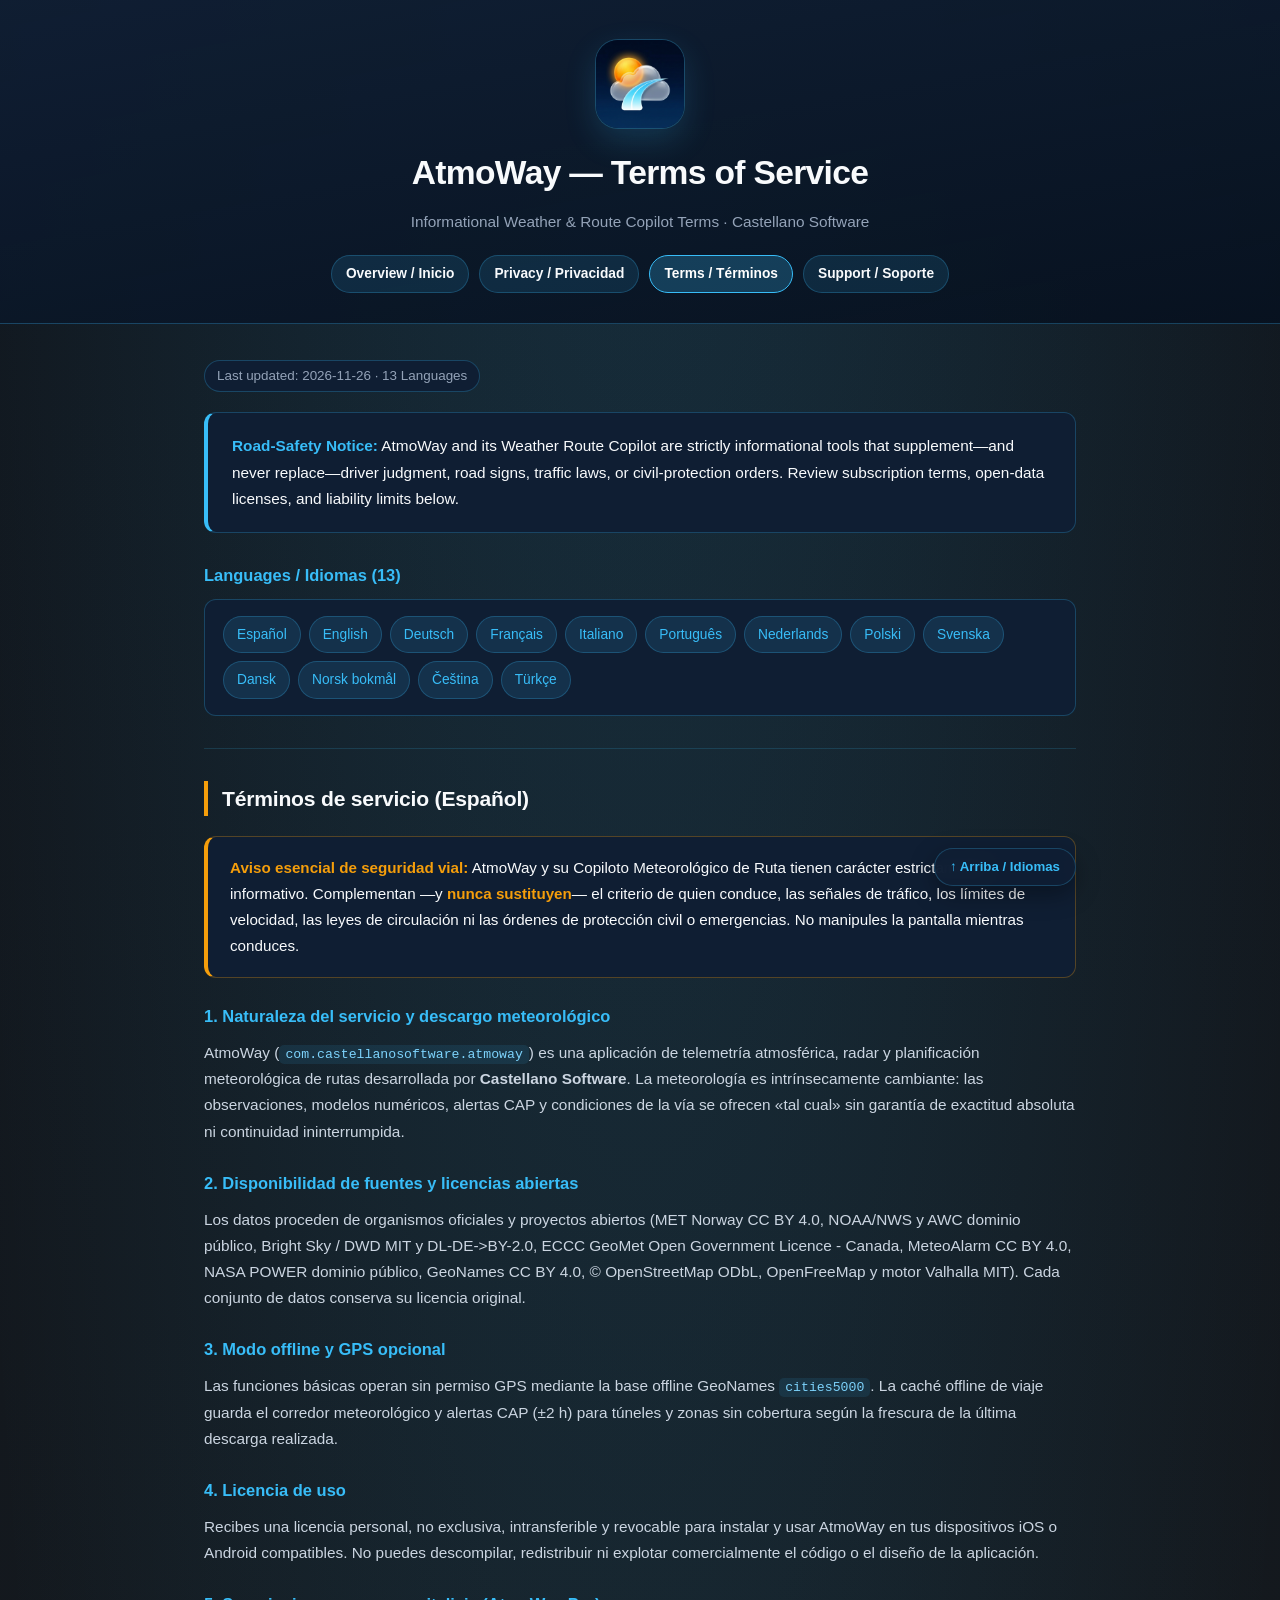
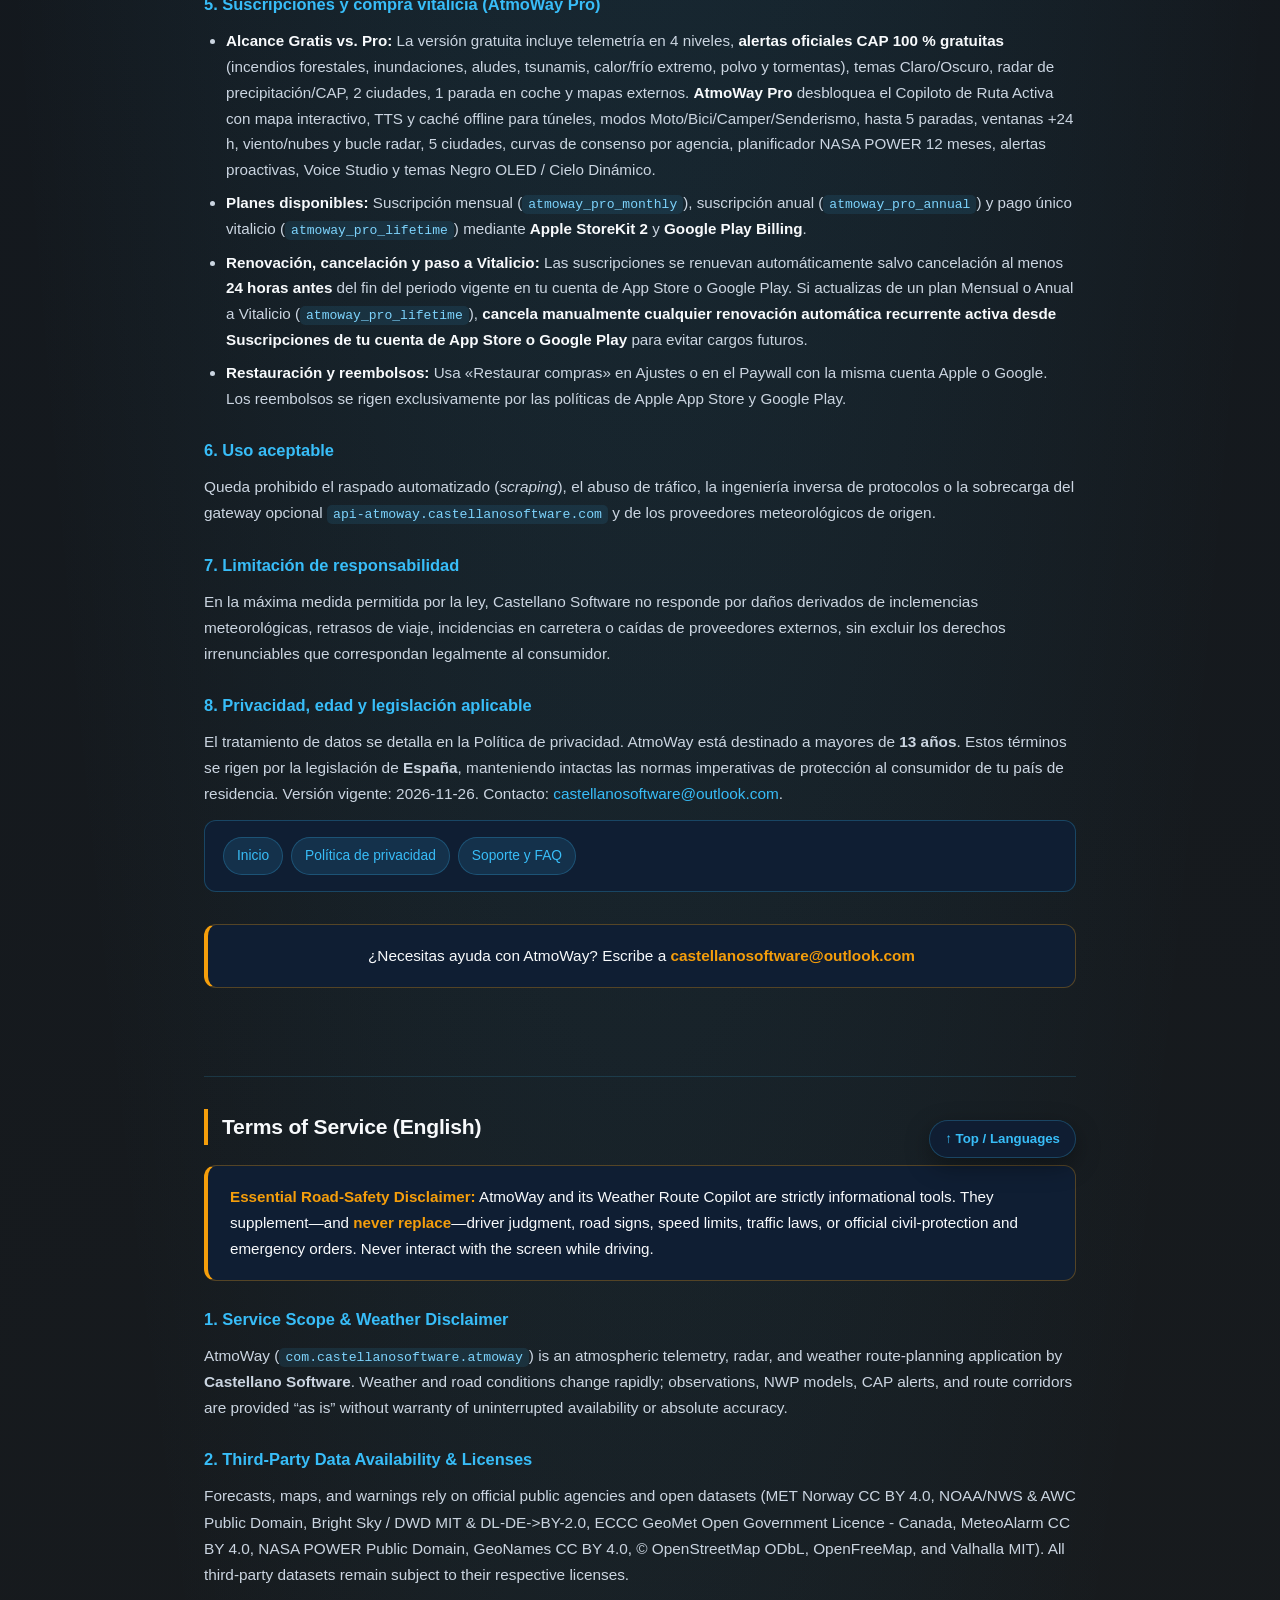
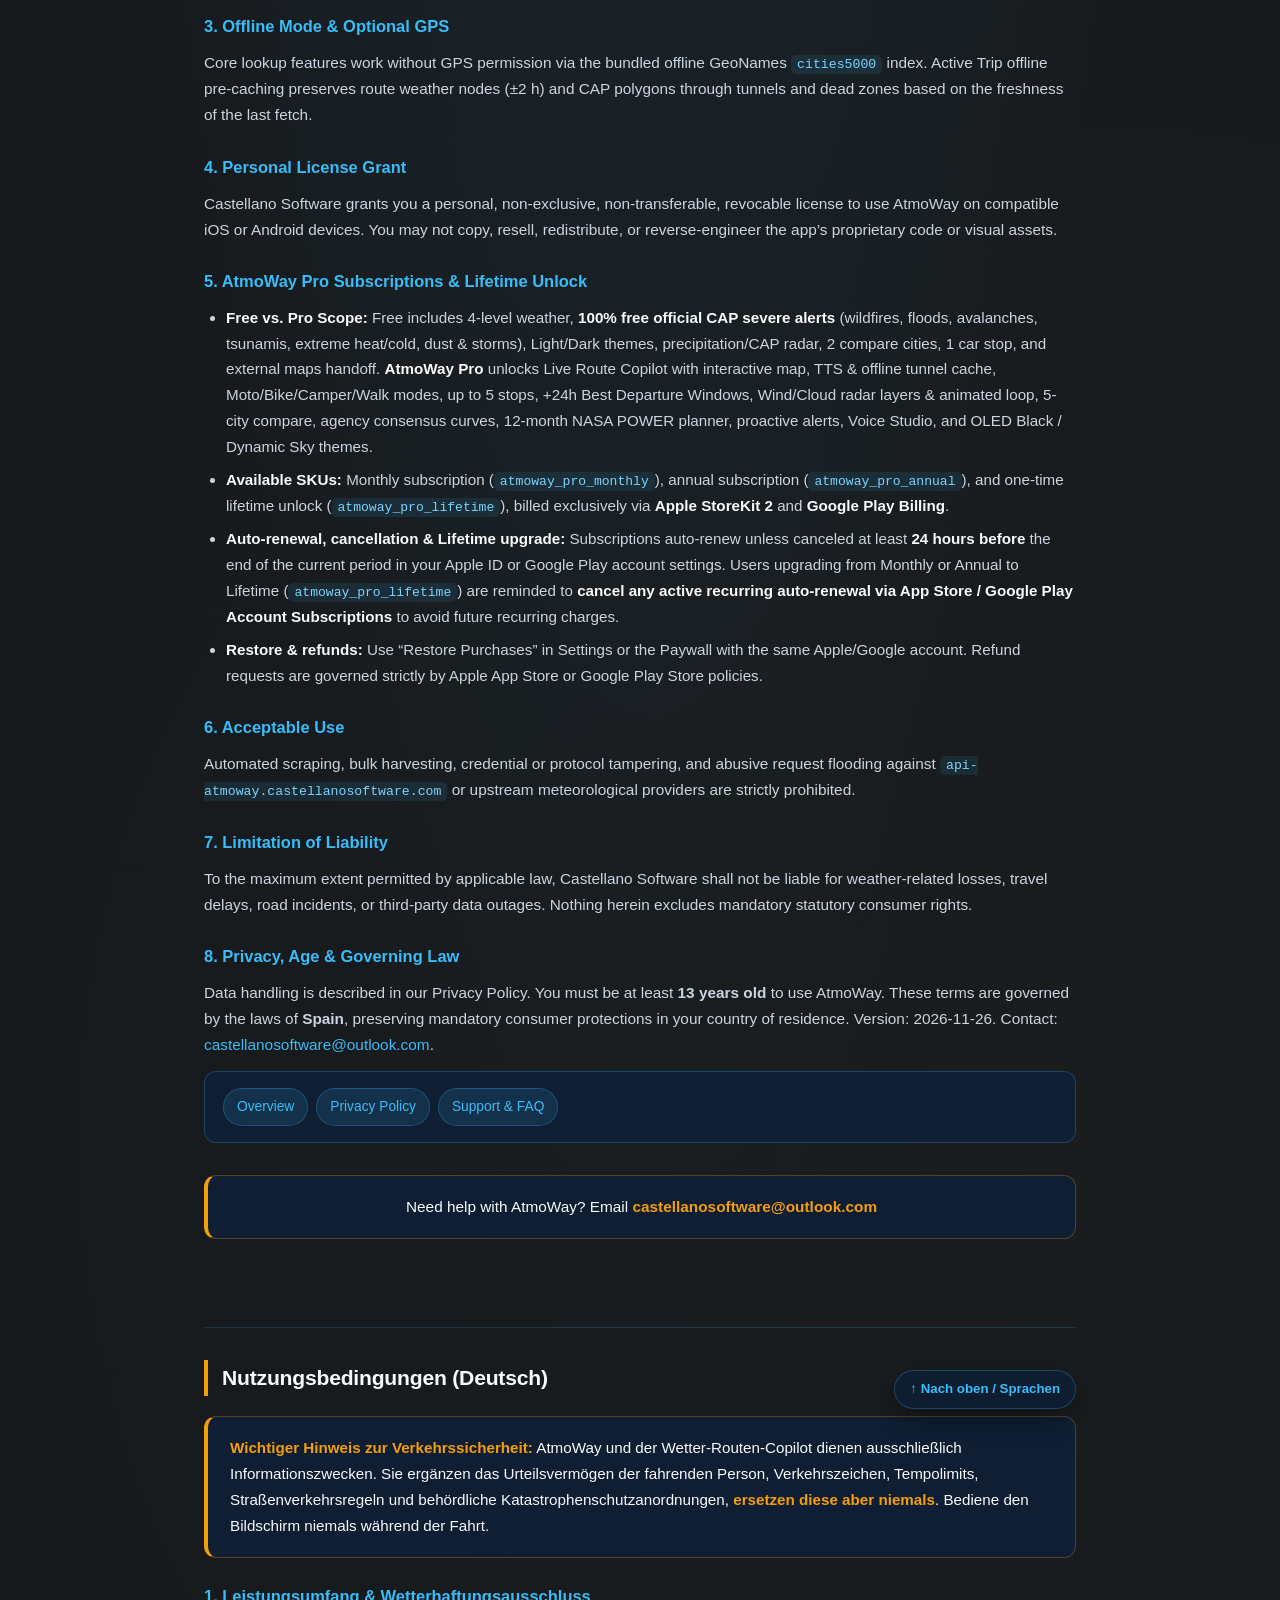
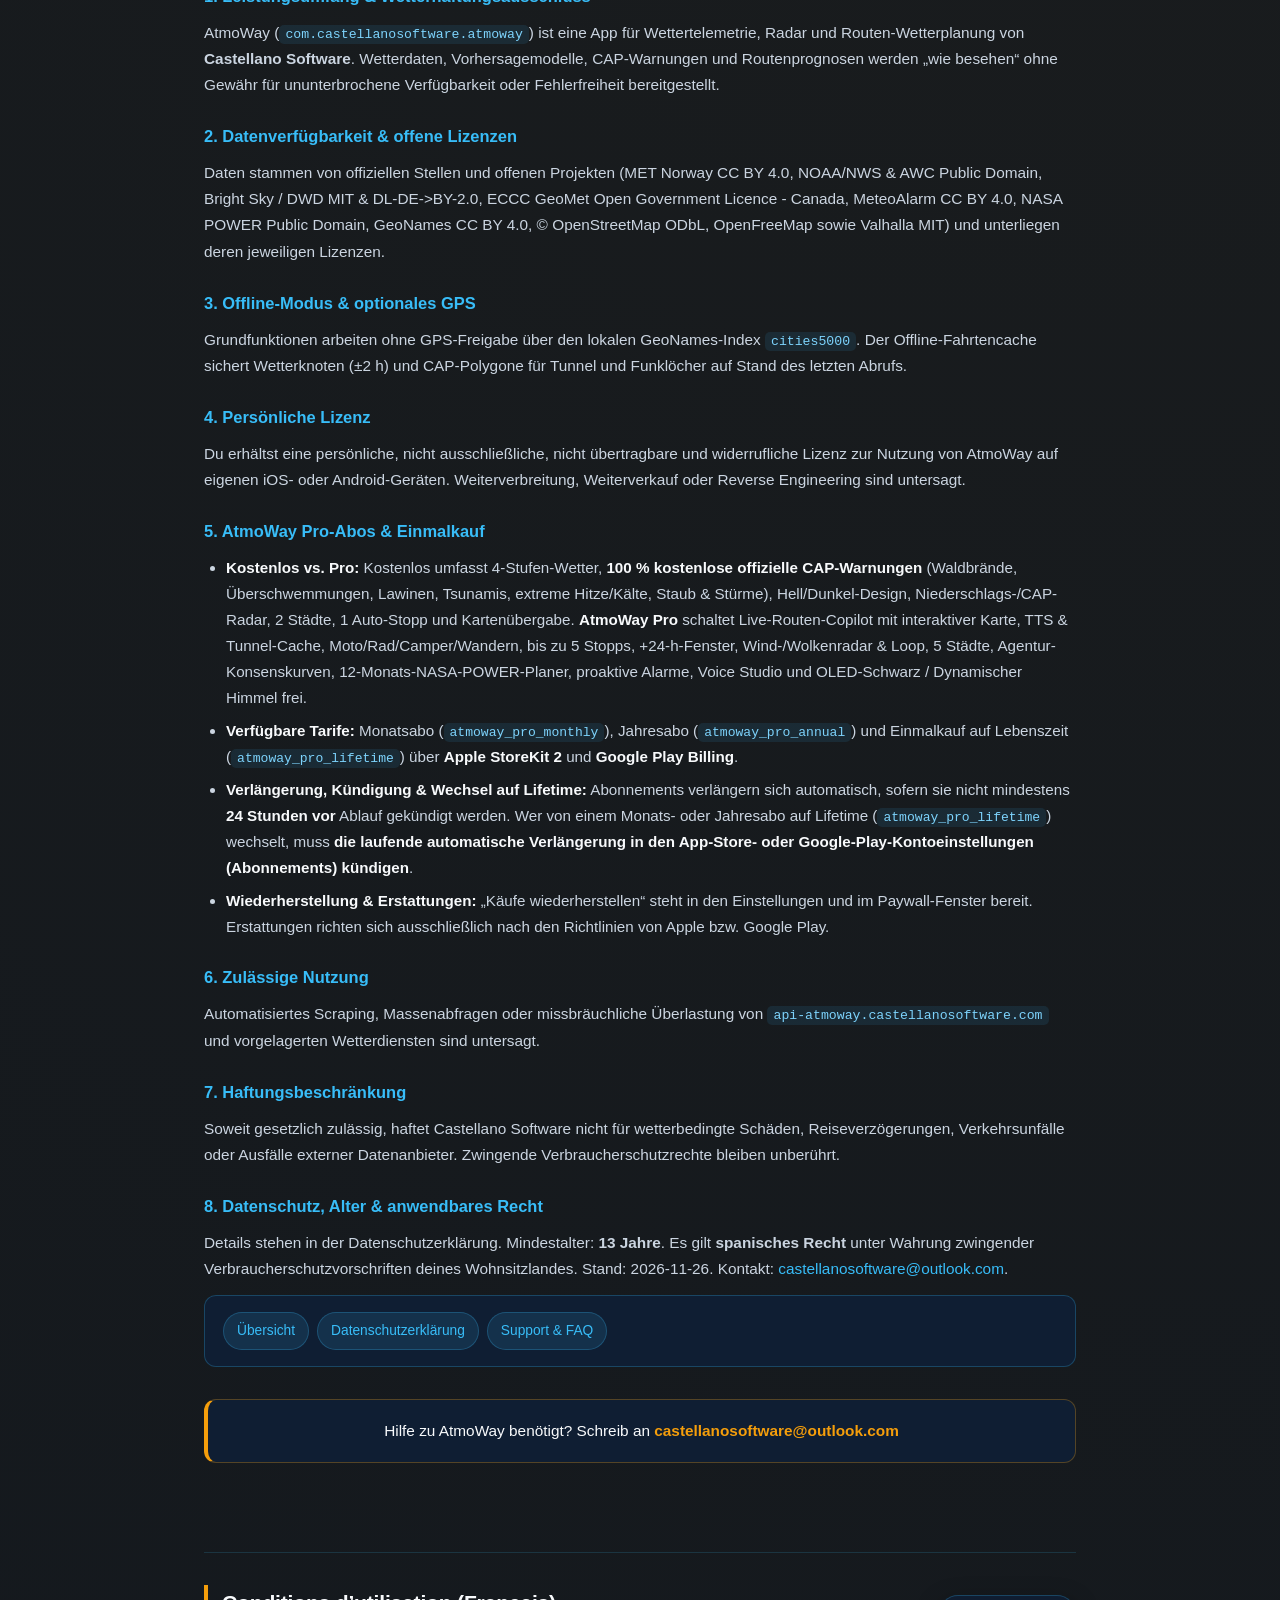
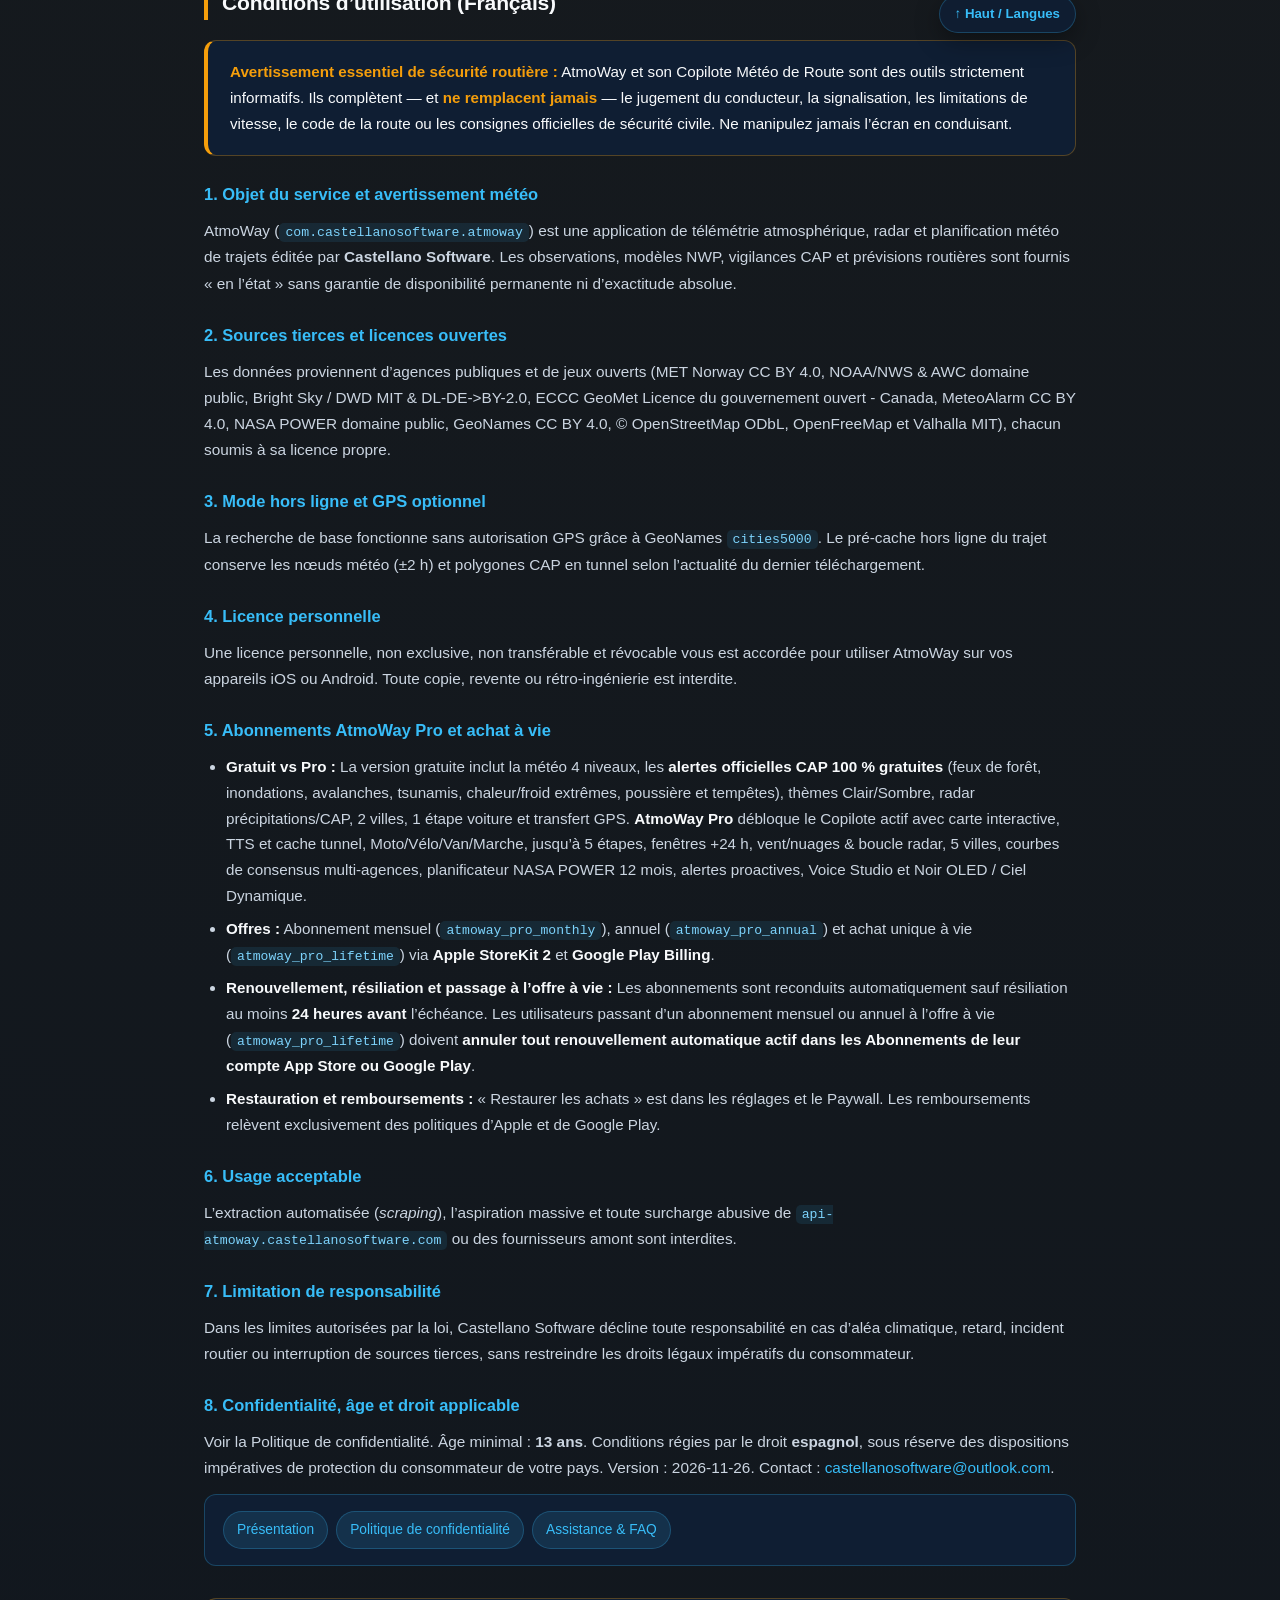
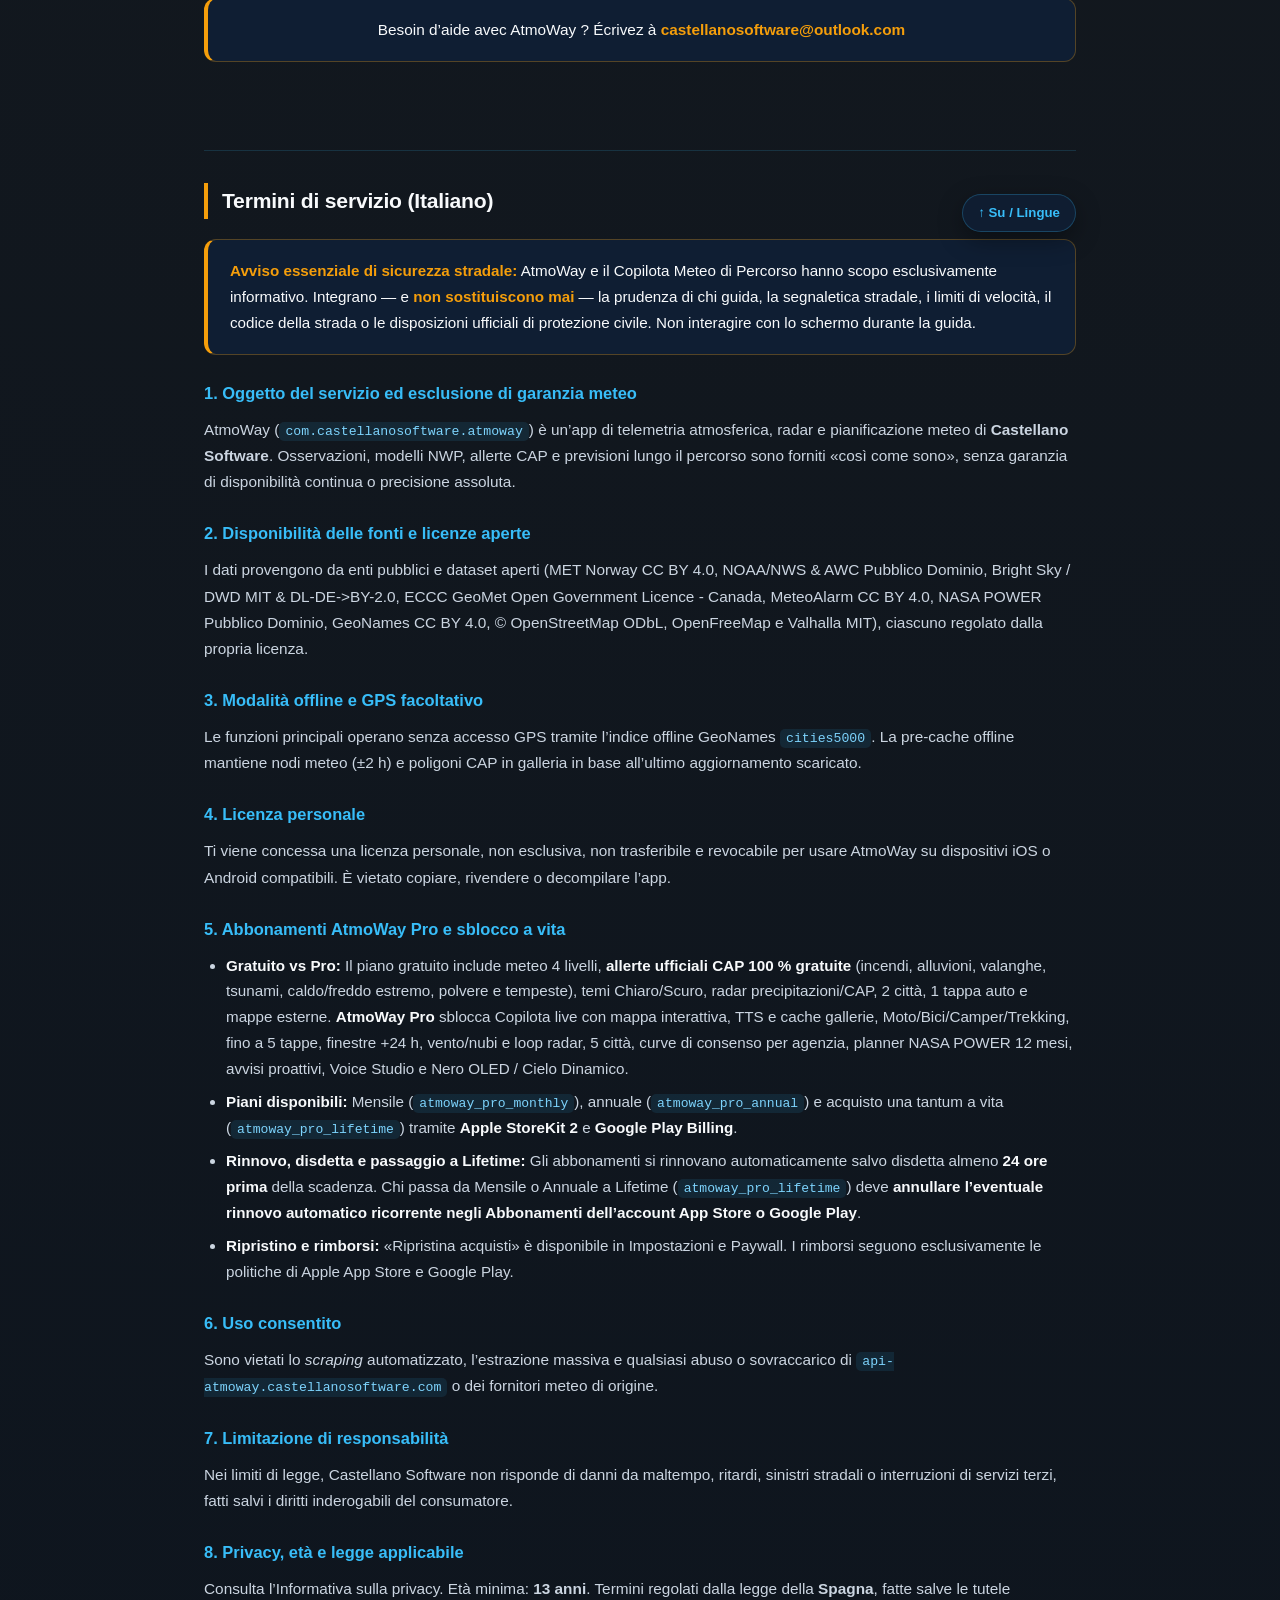
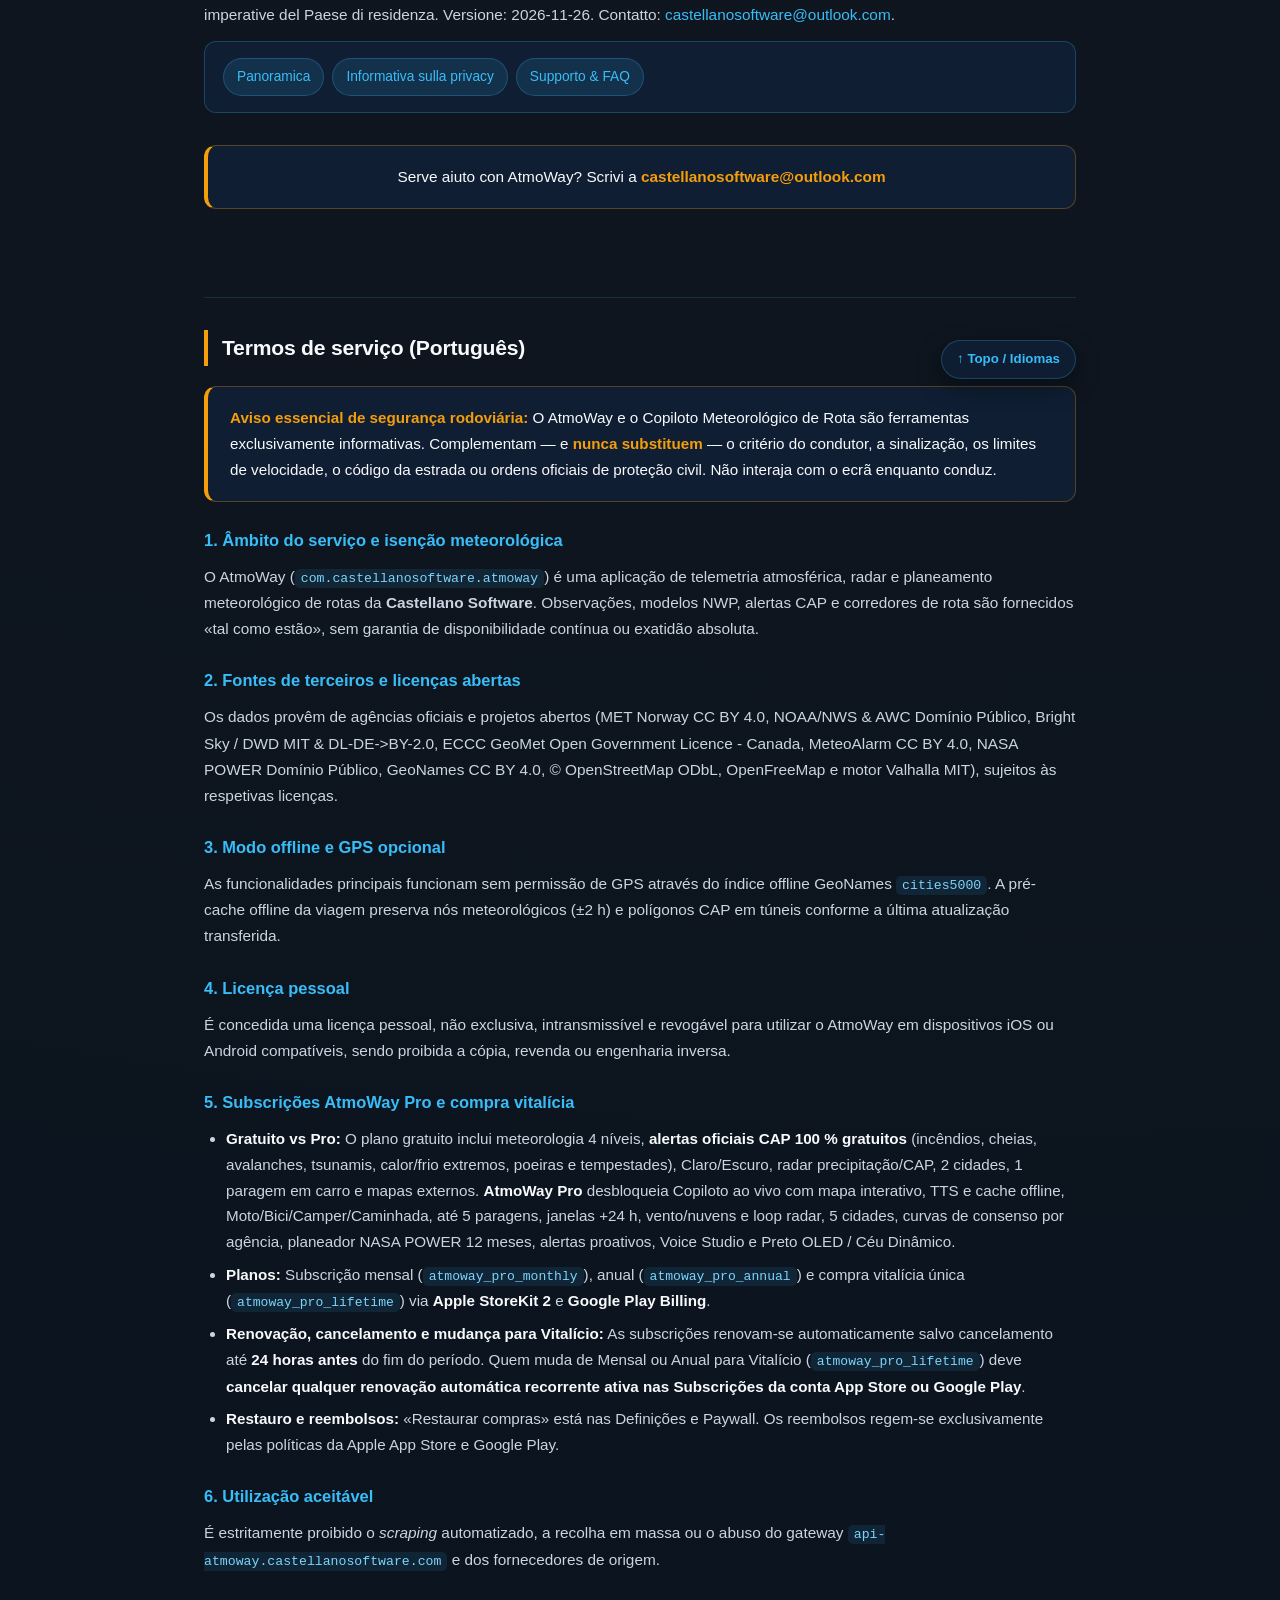
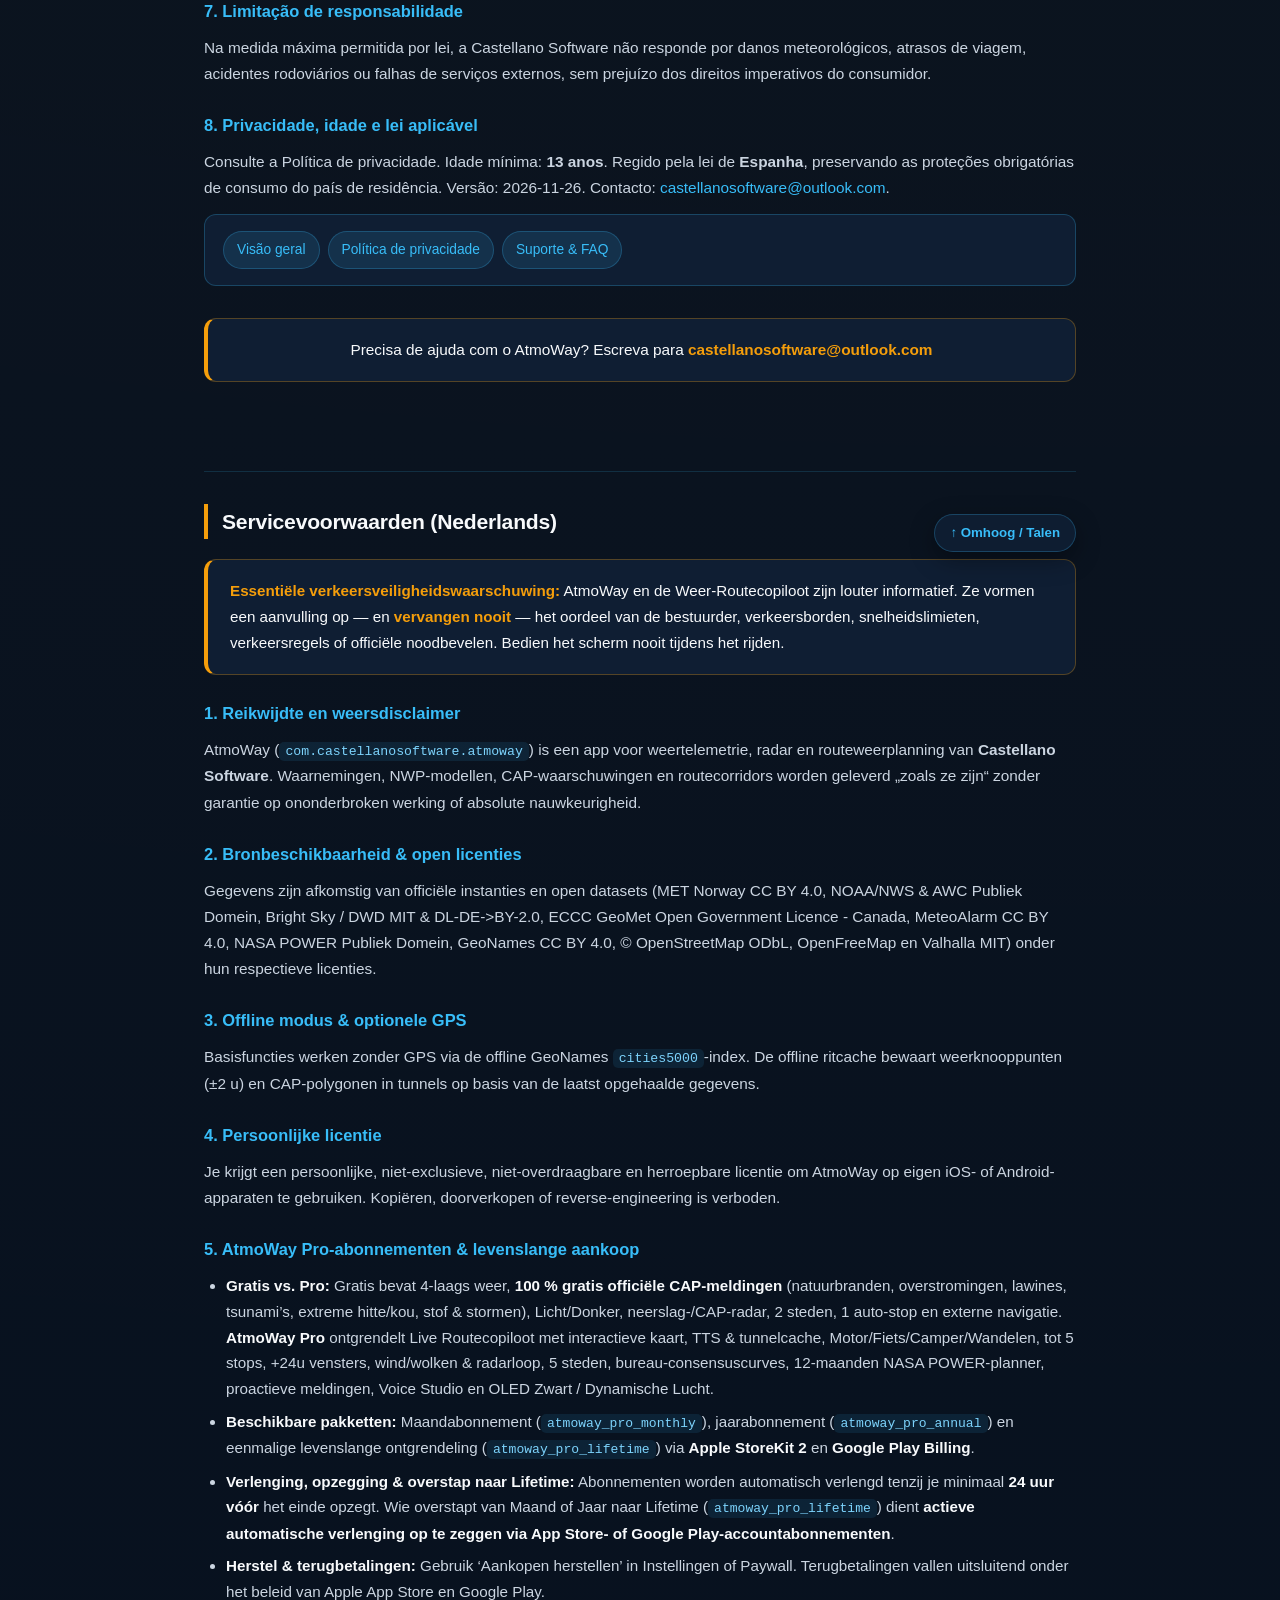
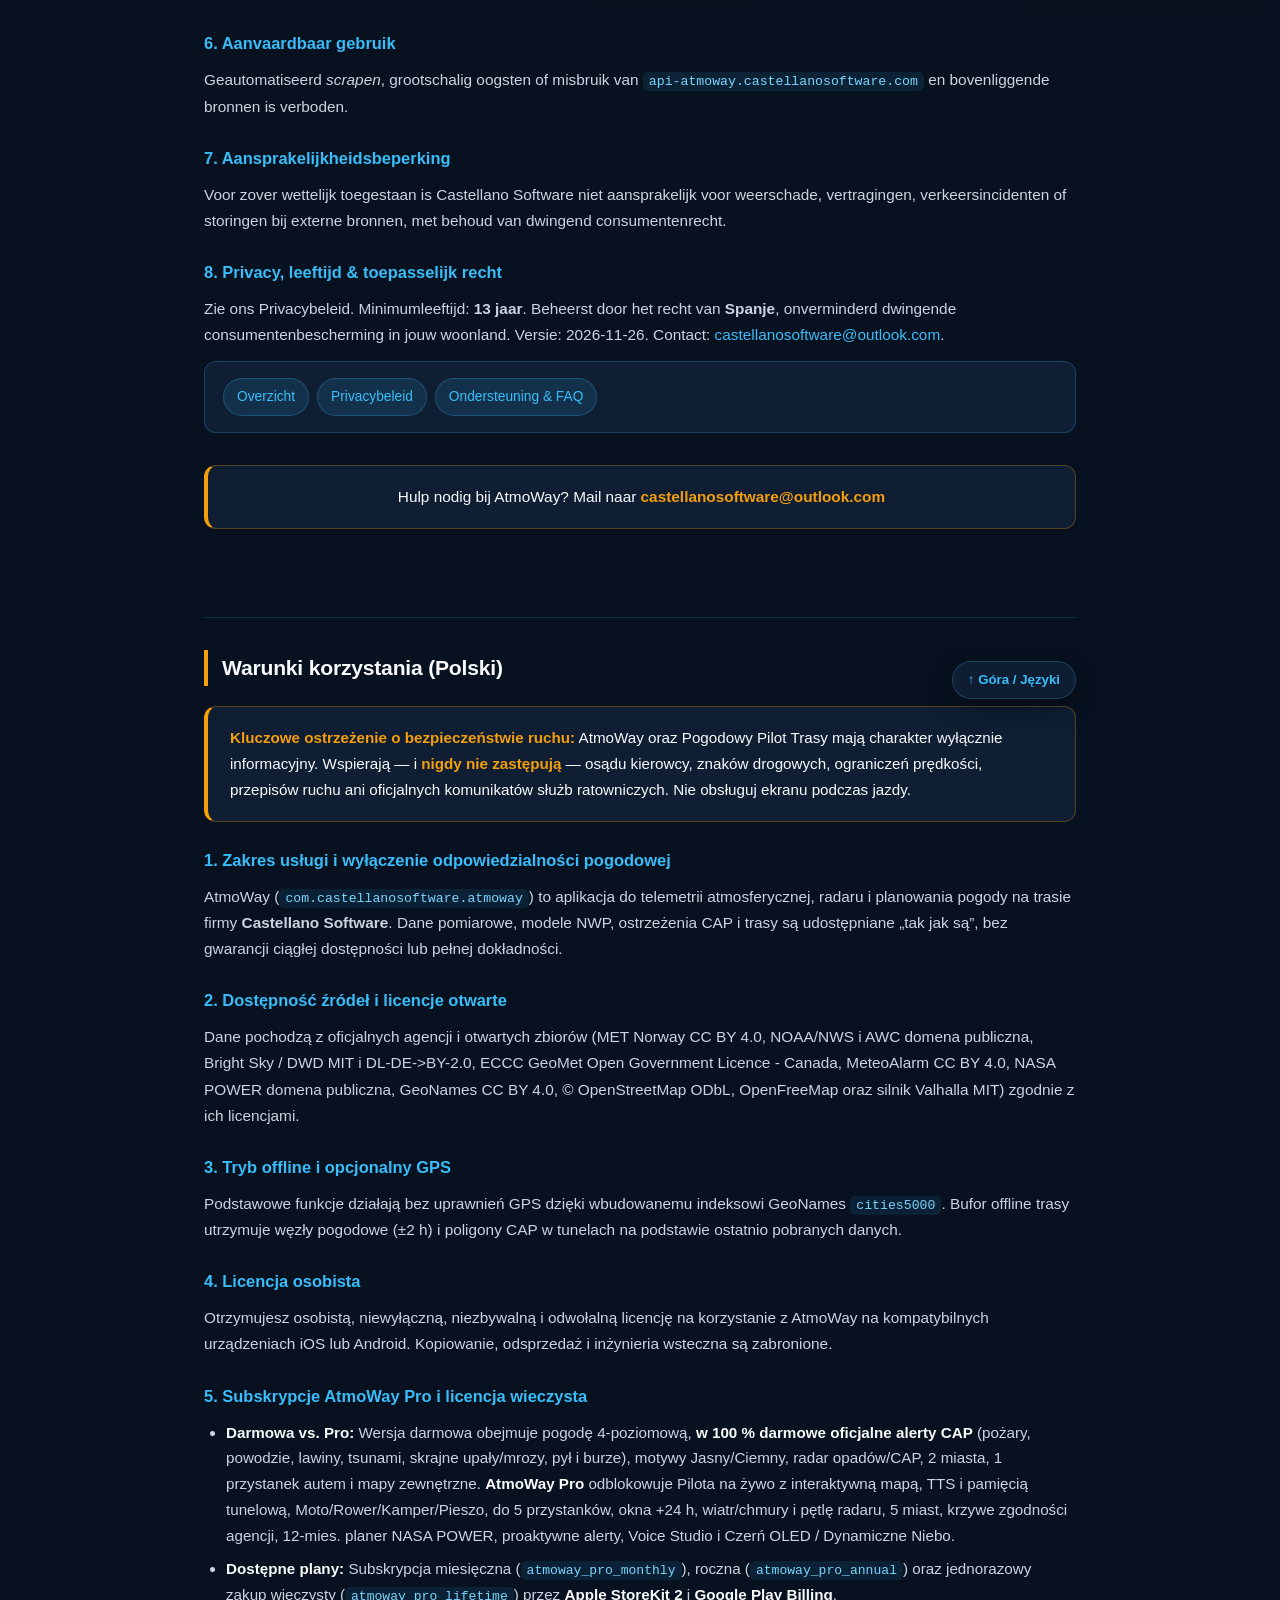
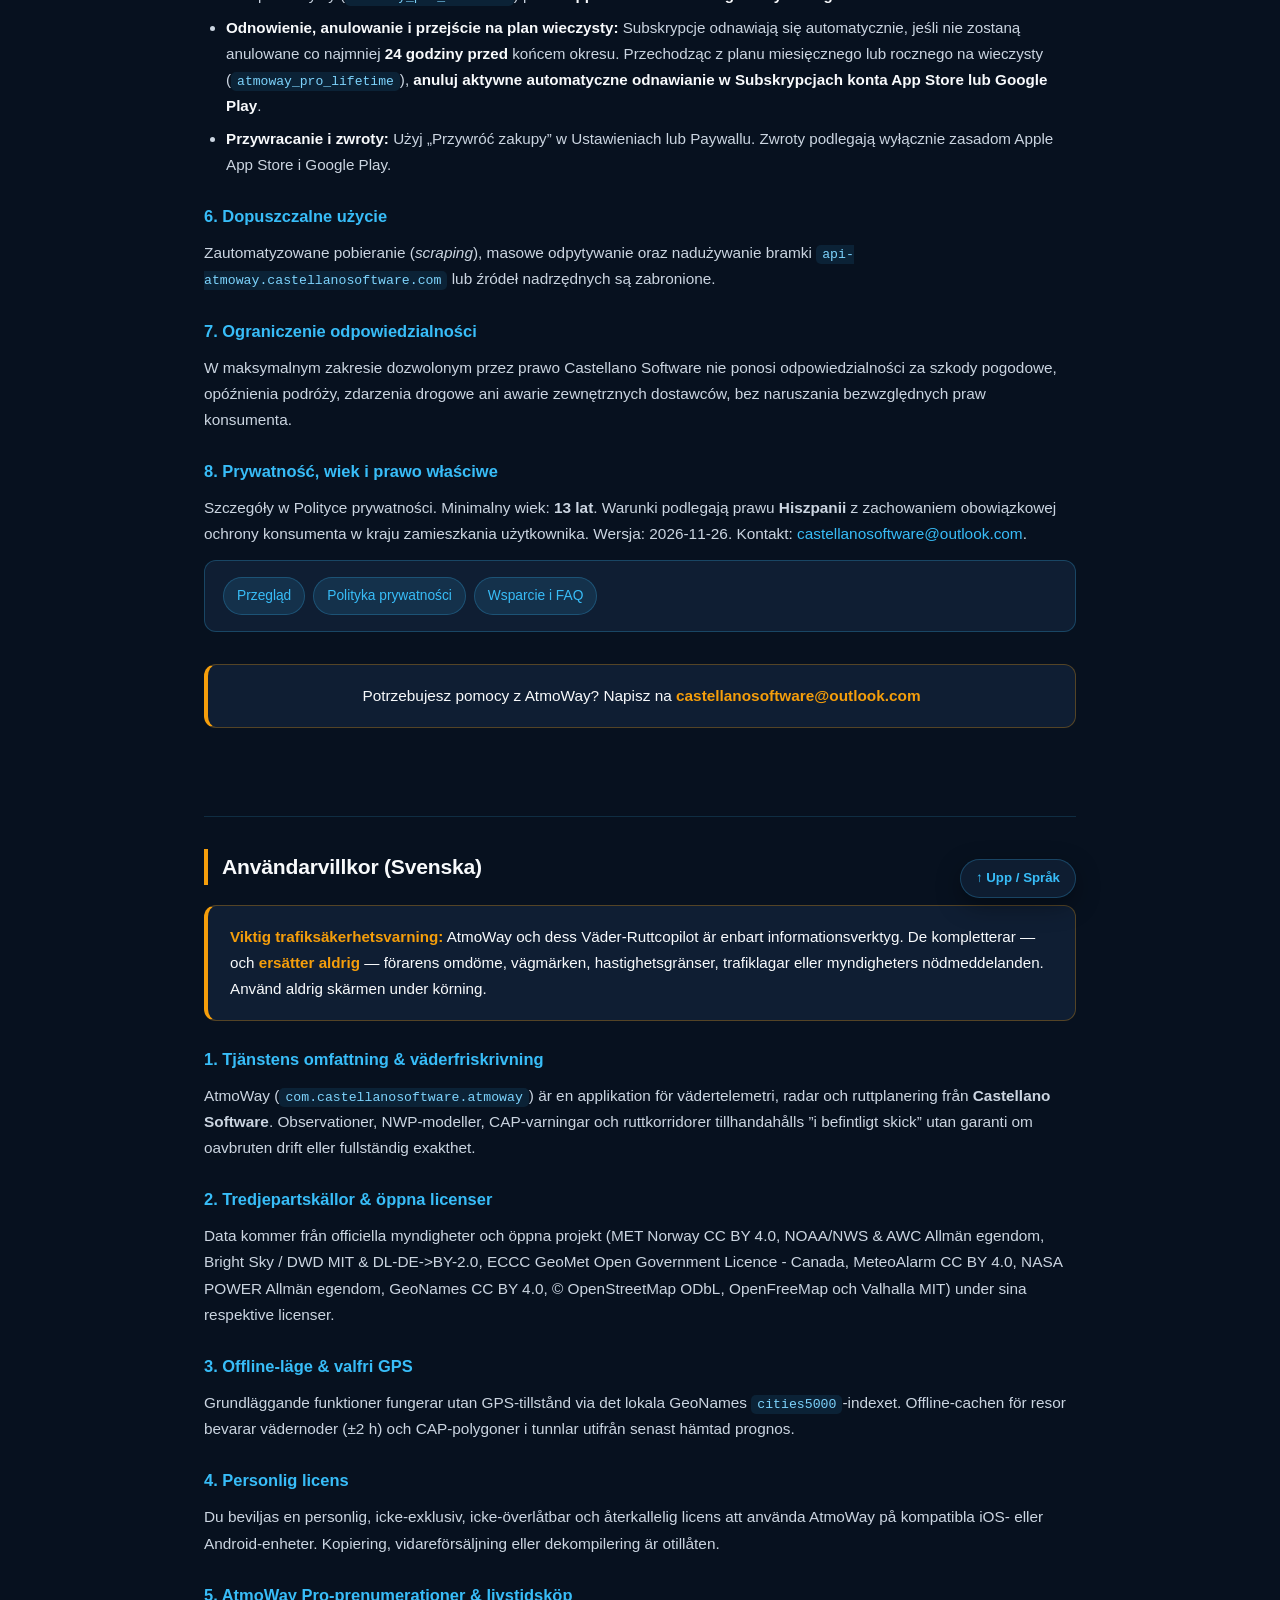
<file: atmoway/terms/index.html>
<!doctype html>
<html lang="en">
<head>
  <meta charset="utf-8" />
  <meta name="viewport" content="width=device-width, initial-scale=1" />
  <meta name="robots" content="index,follow" />
  <title>Terms of Service | AtmoWay — Castellano Software</title>
  <link rel="stylesheet" href="./style.css" />
</head>
<body id="top">
  <header>
    <img src="./icon.png" alt="AtmoWay" />
    <h1>AtmoWay — Terms of Service</h1>
    <p class="subtitle">Informational Weather &amp; Route Copilot Terms · Castellano Software</p>
    <nav class="top-links" aria-label="Site navigation">
      <a href="../">Overview / Inicio</a>
      <a href="../privacy/">Privacy / Privacidad</a>
      <a href="../terms/" class="active">Terms / Términos</a>
      <a href="../support/">Support / Soporte</a>
    </nav>
  </header>

  <main>
    <span class="meta-line">Last updated: 2026-11-26 · 13 Languages</span>
    <div class="hero-card">
      <strong>Road-Safety Notice:</strong> AtmoWay and its Weather Route Copilot are strictly informational tools that supplement—and never replace—driver judgment, road signs, traffic laws, or civil-protection orders. Review subscription terms, open-data licenses, and liability limits below.
    </div>

    <h3>Languages / Idiomas (13)</h3>
    <nav class="lang-nav" aria-label="Languages">
      <a href="#es">Español</a>
      <a href="#en">English</a>
      <a href="#de">Deutsch</a>
      <a href="#fr">Français</a>
      <a href="#it">Italiano</a>
      <a href="#pt">Português</a>
      <a href="#nl">Nederlands</a>
      <a href="#pl">Polski</a>
      <a href="#sv">Svenska</a>
      <a href="#da">Dansk</a>
      <a href="#nb">Norsk bokmål</a>
      <a href="#cs">Čeština</a>
      <a href="#tr">Türkçe</a>
    </nav>

    <section class="lang-section" id="es" lang="es">
      <h2>Términos de servicio (Español)</h2>
      <div class="amber-callout"><strong>Aviso esencial de seguridad vial:</strong> AtmoWay y su Copiloto Meteorológico de Ruta tienen carácter estrictamente informativo. Complementan —y <strong>nunca sustituyen</strong>— el criterio de quien conduce, las señales de tráfico, los límites de velocidad, las leyes de circulación ni las órdenes de protección civil o emergencias. No manipules la pantalla mientras conduces.</div>
      <h3>1. Naturaleza del servicio y descargo meteorológico</h3>
      <p>AtmoWay (<code>com.castellanosoftware.atmoway</code>) es una aplicación de telemetría atmosférica, radar y planificación meteorológica de rutas desarrollada por <strong>Castellano Software</strong>. La meteorología es intrínsecamente cambiante: las observaciones, modelos numéricos, alertas CAP y condiciones de la vía se ofrecen «tal cual» sin garantía de exactitud absoluta ni continuidad ininterrumpida.</p>
      <h3>2. Disponibilidad de fuentes y licencias abiertas</h3>
      <p>Los datos proceden de organismos oficiales y proyectos abiertos (MET Norway CC BY 4.0, NOAA/NWS y AWC dominio público, Bright Sky / DWD MIT y DL-DE-&gt;BY-2.0, ECCC GeoMet Open Government Licence - Canada, MeteoAlarm CC BY 4.0, NASA POWER dominio público, GeoNames CC BY 4.0, © OpenStreetMap ODbL, OpenFreeMap y motor Valhalla MIT). Cada conjunto de datos conserva su licencia original.</p>
      <h3>3. Modo offline y GPS opcional</h3>
      <p>Las funciones básicas operan sin permiso GPS mediante la base offline GeoNames <code>cities5000</code>. La caché offline de viaje guarda el corredor meteorológico y alertas CAP (&plusmn;2 h) para túneles y zonas sin cobertura según la frescura de la última descarga realizada.</p>
      <h3>4. Licencia de uso</h3>
      <p>Recibes una licencia personal, no exclusiva, intransferible y revocable para instalar y usar AtmoWay en tus dispositivos iOS o Android compatibles. No puedes descompilar, redistribuir ni explotar comercialmente el código o el diseño de la aplicación.</p>
      <h3>5. Suscripciones y compra vitalicia (AtmoWay Pro)</h3>
      <ul>
        <li><strong>Alcance Gratis vs. Pro:</strong> La versión gratuita incluye telemetría en 4 niveles, <strong>alertas oficiales CAP 100 % gratuitas</strong> (incendios forestales, inundaciones, aludes, tsunamis, calor/frío extremo, polvo y tormentas), temas Claro/Oscuro, radar de precipitación/CAP, 2 ciudades, 1 parada en coche y mapas externos. <strong>AtmoWay Pro</strong> desbloquea el Copiloto de Ruta Activa con mapa interactivo, TTS y caché offline para túneles, modos Moto/Bici/Camper/Senderismo, hasta 5 paradas, ventanas +24 h, viento/nubes y bucle radar, 5 ciudades, curvas de consenso por agencia, planificador NASA POWER 12 meses, alertas proactivas, Voice Studio y temas Negro OLED / Cielo Dinámico.</li>
        <li><strong>Planes disponibles:</strong> Suscripción mensual (<code>atmoway_pro_monthly</code>), suscripción anual (<code>atmoway_pro_annual</code>) y pago único vitalicio (<code>atmoway_pro_lifetime</code>) mediante <strong>Apple StoreKit 2</strong> y <strong>Google Play Billing</strong>.</li>
        <li><strong>Renovación, cancelación y paso a Vitalicio:</strong> Las suscripciones se renuevan automáticamente salvo cancelación al menos <strong>24 horas antes</strong> del fin del periodo vigente en tu cuenta de App Store o Google Play. Si actualizas de un plan Mensual o Anual a Vitalicio (<code>atmoway_pro_lifetime</code>), <strong>cancela manualmente cualquier renovación automática recurrente activa desde Suscripciones de tu cuenta de App Store o Google Play</strong> para evitar cargos futuros.</li>
        <li><strong>Restauración y reembolsos:</strong> Usa «Restaurar compras» en Ajustes o en el Paywall con la misma cuenta Apple o Google. Los reembolsos se rigen exclusivamente por las políticas de Apple App Store y Google Play.</li>
      </ul>
      <h3>6. Uso aceptable</h3>
      <p>Queda prohibido el raspado automatizado (<em>scraping</em>), el abuso de tráfico, la ingeniería inversa de protocolos o la sobrecarga del gateway opcional <code>api-atmoway.castellanosoftware.com</code> y de los proveedores meteorológicos de origen.</p>
      <h3>7. Limitación de responsabilidad</h3>
      <p>En la máxima medida permitida por la ley, Castellano Software no responde por daños derivados de inclemencias meteorológicas, retrasos de viaje, incidencias en carretera o caídas de proveedores externos, sin excluir los derechos irrenunciables que correspondan legalmente al consumidor.</p>
      <h3>8. Privacidad, edad y legislación aplicable</h3>
      <p>El tratamiento de datos se detalla en la Política de privacidad. AtmoWay está destinado a mayores de <strong>13 años</strong>. Estos términos se rigen por la legislación de <strong>España</strong>, manteniendo intactas las normas imperativas de protección al consumidor de tu país de residencia. Versión vigente: 2026-11-26. Contacto: <a href="mailto:castellanosoftware@outlook.com">castellanosoftware@outlook.com</a>.</p>
      <nav class="section-links">
        <a href="../">Inicio</a> <a href="../privacy/">Política de privacidad</a> <a href="../support/">Soporte y FAQ</a>
      </nav>
      <div class="support-block">
        <p>¿Necesitas ayuda con AtmoWay? Escribe a <a href="mailto:castellanosoftware@outlook.com">castellanosoftware@outlook.com</a></p>
      </div>
      <div class="back-top-wrap">
        <a class="back-top-pill" href="#top">↑ Arriba / Idiomas</a>
      </div>
    </section>

    <section class="lang-section" id="en" lang="en">
      <h2>Terms of Service (English)</h2>
      <div class="amber-callout"><strong>Essential Road-Safety Disclaimer:</strong> AtmoWay and its Weather Route Copilot are strictly informational tools. They supplement—and <strong>never replace</strong>—driver judgment, road signs, speed limits, traffic laws, or official civil-protection and emergency orders. Never interact with the screen while driving.</div>
      <h3>1. Service Scope &amp; Weather Disclaimer</h3>
      <p>AtmoWay (<code>com.castellanosoftware.atmoway</code>) is an atmospheric telemetry, radar, and weather route-planning application by <strong>Castellano Software</strong>. Weather and road conditions change rapidly; observations, NWP models, CAP alerts, and route corridors are provided “as is” without warranty of uninterrupted availability or absolute accuracy.</p>
      <h3>2. Third-Party Data Availability &amp; Licenses</h3>
      <p>Forecasts, maps, and warnings rely on official public agencies and open datasets (MET Norway CC BY 4.0, NOAA/NWS &amp; AWC Public Domain, Bright Sky / DWD MIT &amp; DL-DE-&gt;BY-2.0, ECCC GeoMet Open Government Licence - Canada, MeteoAlarm CC BY 4.0, NASA POWER Public Domain, GeoNames CC BY 4.0, © OpenStreetMap ODbL, OpenFreeMap, and Valhalla MIT). All third-party datasets remain subject to their respective licenses.</p>
      <h3>3. Offline Mode &amp; Optional GPS</h3>
      <p>Core lookup features work without GPS permission via the bundled offline GeoNames <code>cities5000</code> index. Active Trip offline pre-caching preserves route weather nodes (&plusmn;2 h) and CAP polygons through tunnels and dead zones based on the freshness of the last fetch.</p>
      <h3>4. Personal License Grant</h3>
      <p>Castellano Software grants you a personal, non-exclusive, non-transferable, revocable license to use AtmoWay on compatible iOS or Android devices. You may not copy, resell, redistribute, or reverse-engineer the app’s proprietary code or visual assets.</p>
      <h3>5. AtmoWay Pro Subscriptions &amp; Lifetime Unlock</h3>
      <ul>
        <li><strong>Free vs. Pro Scope:</strong> Free includes 4-level weather, <strong>100% free official CAP severe alerts</strong> (wildfires, floods, avalanches, tsunamis, extreme heat/cold, dust &amp; storms), Light/Dark themes, precipitation/CAP radar, 2 compare cities, 1 car stop, and external maps handoff. <strong>AtmoWay Pro</strong> unlocks Live Route Copilot with interactive map, TTS &amp; offline tunnel cache, Moto/Bike/Camper/Walk modes, up to 5 stops, +24h Best Departure Windows, Wind/Cloud radar layers &amp; animated loop, 5-city compare, agency consensus curves, 12-month NASA POWER planner, proactive alerts, Voice Studio, and OLED Black / Dynamic Sky themes.</li>
        <li><strong>Available SKUs:</strong> Monthly subscription (<code>atmoway_pro_monthly</code>), annual subscription (<code>atmoway_pro_annual</code>), and one-time lifetime unlock (<code>atmoway_pro_lifetime</code>), billed exclusively via <strong>Apple StoreKit 2</strong> and <strong>Google Play Billing</strong>.</li>
        <li><strong>Auto-renewal, cancellation &amp; Lifetime upgrade:</strong> Subscriptions auto-renew unless canceled at least <strong>24 hours before</strong> the end of the current period in your Apple ID or Google Play account settings. Users upgrading from Monthly or Annual to Lifetime (<code>atmoway_pro_lifetime</code>) are reminded to <strong>cancel any active recurring auto-renewal via App Store / Google Play Account Subscriptions</strong> to avoid future recurring charges.</li>
        <li><strong>Restore &amp; refunds:</strong> Use “Restore Purchases” in Settings or the Paywall with the same Apple/Google account. Refund requests are governed strictly by Apple App Store or Google Play Store policies.</li>
      </ul>
      <h3>6. Acceptable Use</h3>
      <p>Automated scraping, bulk harvesting, credential or protocol tampering, and abusive request flooding against <code>api-atmoway.castellanosoftware.com</code> or upstream meteorological providers are strictly prohibited.</p>
      <h3>7. Limitation of Liability</h3>
      <p>To the maximum extent permitted by applicable law, Castellano Software shall not be liable for weather-related losses, travel delays, road incidents, or third-party data outages. Nothing herein excludes mandatory statutory consumer rights.</p>
      <h3>8. Privacy, Age &amp; Governing Law</h3>
      <p>Data handling is described in our Privacy Policy. You must be at least <strong>13 years old</strong> to use AtmoWay. These terms are governed by the laws of <strong>Spain</strong>, preserving mandatory consumer protections in your country of residence. Version: 2026-11-26. Contact: <a href="mailto:castellanosoftware@outlook.com">castellanosoftware@outlook.com</a>.</p>
      <nav class="section-links">
        <a href="../">Overview</a> <a href="../privacy/">Privacy Policy</a> <a href="../support/">Support &amp; FAQ</a>
      </nav>
      <div class="support-block">
        <p>Need help with AtmoWay? Email <a href="mailto:castellanosoftware@outlook.com">castellanosoftware@outlook.com</a></p>
      </div>
      <div class="back-top-wrap">
        <a class="back-top-pill" href="#top">↑ Top / Languages</a>
      </div>
    </section>

    <section class="lang-section" id="de" lang="de">
      <h2>Nutzungsbedingungen (Deutsch)</h2>
      <div class="amber-callout"><strong>Wichtiger Hinweis zur Verkehrssicherheit:</strong> AtmoWay und der Wetter-Routen-Copilot dienen ausschließlich Informationszwecken. Sie ergänzen das Urteilsvermögen der fahrenden Person, Verkehrszeichen, Tempolimits, Straßenverkehrsregeln und behördliche Katastrophenschutzanordnungen, <strong>ersetzen diese aber niemals</strong>. Bediene den Bildschirm niemals während der Fahrt.</div>
      <h3>1. Leistungsumfang &amp; Wetterhaftungsausschluss</h3>
      <p>AtmoWay (<code>com.castellanosoftware.atmoway</code>) ist eine App für Wettertelemetrie, Radar und Routen-Wetterplanung von <strong>Castellano Software</strong>. Wetterdaten, Vorhersagemodelle, CAP-Warnungen und Routenprognosen werden „wie besehen“ ohne Gewähr für ununterbrochene Verfügbarkeit oder Fehlerfreiheit bereitgestellt.</p>
      <h3>2. Datenverfügbarkeit &amp; offene Lizenzen</h3>
      <p>Daten stammen von offiziellen Stellen und offenen Projekten (MET Norway CC BY 4.0, NOAA/NWS &amp; AWC Public Domain, Bright Sky / DWD MIT &amp; DL-DE-&gt;BY-2.0, ECCC GeoMet Open Government Licence - Canada, MeteoAlarm CC BY 4.0, NASA POWER Public Domain, GeoNames CC BY 4.0, © OpenStreetMap ODbL, OpenFreeMap sowie Valhalla MIT) und unterliegen deren jeweiligen Lizenzen.</p>
      <h3>3. Offline-Modus &amp; optionales GPS</h3>
      <p>Grundfunktionen arbeiten ohne GPS-Freigabe über den lokalen GeoNames-Index <code>cities5000</code>. Der Offline-Fahrtencache sichert Wetterknoten (&plusmn;2 h) und CAP-Polygone für Tunnel und Funklöcher auf Stand des letzten Abrufs.</p>
      <h3>4. Persönliche Lizenz</h3>
      <p>Du erhältst eine persönliche, nicht ausschließliche, nicht übertragbare und widerrufliche Lizenz zur Nutzung von AtmoWay auf eigenen iOS- oder Android-Geräten. Weiterverbreitung, Weiterverkauf oder Reverse Engineering sind untersagt.</p>
      <h3>5. AtmoWay Pro-Abos &amp; Einmalkauf</h3>
      <ul>
        <li><strong>Kostenlos vs. Pro:</strong> Kostenlos umfasst 4-Stufen-Wetter, <strong>100 % kostenlose offizielle CAP-Warnungen</strong> (Waldbrände, Überschwemmungen, Lawinen, Tsunamis, extreme Hitze/Kälte, Staub &amp; Stürme), Hell/Dunkel-Design, Niederschlags-/CAP-Radar, 2 Städte, 1 Auto-Stopp und Kartenübergabe. <strong>AtmoWay Pro</strong> schaltet Live-Routen-Copilot mit interaktiver Karte, TTS &amp; Tunnel-Cache, Moto/Rad/Camper/Wandern, bis zu 5 Stopps, +24-h-Fenster, Wind-/Wolkenradar &amp; Loop, 5 Städte, Agentur-Konsenskurven, 12-Monats-NASA-POWER-Planer, proaktive Alarme, Voice Studio und OLED-Schwarz / Dynamischer Himmel frei.</li>
        <li><strong>Verfügbare Tarife:</strong> Monatsabo (<code>atmoway_pro_monthly</code>), Jahresabo (<code>atmoway_pro_annual</code>) und Einmalkauf auf Lebenszeit (<code>atmoway_pro_lifetime</code>) über <strong>Apple StoreKit 2</strong> und <strong>Google Play Billing</strong>.</li>
        <li><strong>Verlängerung, Kündigung &amp; Wechsel auf Lifetime:</strong> Abonnements verlängern sich automatisch, sofern sie nicht mindestens <strong>24 Stunden vor</strong> Ablauf gekündigt werden. Wer von einem Monats- oder Jahresabo auf Lifetime (<code>atmoway_pro_lifetime</code>) wechselt, muss <strong>die laufende automatische Verlängerung in den App-Store- oder Google-Play-Kontoeinstellungen (Abonnements) kündigen</strong>.</li>
        <li><strong>Wiederherstellung &amp; Erstattungen:</strong> „Käufe wiederherstellen“ steht in den Einstellungen und im Paywall-Fenster bereit. Erstattungen richten sich ausschließlich nach den Richtlinien von Apple bzw. Google Play.</li>
      </ul>
      <h3>6. Zulässige Nutzung</h3>
      <p>Automatisiertes Scraping, Massenabfragen oder missbräuchliche Überlastung von <code>api-atmoway.castellanosoftware.com</code> und vorgelagerten Wetterdiensten sind untersagt.</p>
      <h3>7. Haftungsbeschränkung</h3>
      <p>Soweit gesetzlich zulässig, haftet Castellano Software nicht für wetterbedingte Schäden, Reiseverzögerungen, Verkehrsunfälle oder Ausfälle externer Datenanbieter. Zwingende Verbraucherschutzrechte bleiben unberührt.</p>
      <h3>8. Datenschutz, Alter &amp; anwendbares Recht</h3>
      <p>Details stehen in der Datenschutzerklärung. Mindestalter: <strong>13 Jahre</strong>. Es gilt <strong>spanisches Recht</strong> unter Wahrung zwingender Verbraucherschutzvorschriften deines Wohnsitzlandes. Stand: 2026-11-26. Kontakt: <a href="mailto:castellanosoftware@outlook.com">castellanosoftware@outlook.com</a>.</p>
      <nav class="section-links">
        <a href="../">Übersicht</a> <a href="../privacy/">Datenschutzerklärung</a> <a href="../support/">Support &amp; FAQ</a>
      </nav>
      <div class="support-block">
        <p>Hilfe zu AtmoWay benötigt? Schreib an <a href="mailto:castellanosoftware@outlook.com">castellanosoftware@outlook.com</a></p>
      </div>
      <div class="back-top-wrap">
        <a class="back-top-pill" href="#top">↑ Nach oben / Sprachen</a>
      </div>
    </section>

    <section class="lang-section" id="fr" lang="fr">
      <h2>Conditions d’utilisation (Français)</h2>
      <div class="amber-callout"><strong>Avertissement essentiel de sécurité routière :</strong> AtmoWay et son Copilote Météo de Route sont des outils strictement informatifs. Ils complètent — et <strong>ne remplacent jamais</strong> — le jugement du conducteur, la signalisation, les limitations de vitesse, le code de la route ou les consignes officielles de sécurité civile. Ne manipulez jamais l’écran en conduisant.</div>
      <h3>1. Objet du service et avertissement météo</h3>
      <p>AtmoWay (<code>com.castellanosoftware.atmoway</code>) est une application de télémétrie atmosphérique, radar et planification météo de trajets éditée par <strong>Castellano Software</strong>. Les observations, modèles NWP, vigilances CAP et prévisions routières sont fournis « en l’état » sans garantie de disponibilité permanente ni d’exactitude absolue.</p>
      <h3>2. Sources tierces et licences ouvertes</h3>
      <p>Les données proviennent d’agences publiques et de jeux ouverts (MET Norway CC BY 4.0, NOAA/NWS &amp; AWC domaine public, Bright Sky / DWD MIT &amp; DL-DE-&gt;BY-2.0, ECCC GeoMet Licence du gouvernement ouvert - Canada, MeteoAlarm CC BY 4.0, NASA POWER domaine public, GeoNames CC BY 4.0, © OpenStreetMap ODbL, OpenFreeMap et Valhalla MIT), chacun soumis à sa licence propre.</p>
      <h3>3. Mode hors ligne et GPS optionnel</h3>
      <p>La recherche de base fonctionne sans autorisation GPS grâce à GeoNames <code>cities5000</code>. Le pré-cache hors ligne du trajet conserve les nœuds météo (&plusmn;2 h) et polygones CAP en tunnel selon l’actualité du dernier téléchargement.</p>
      <h3>4. Licence personnelle</h3>
      <p>Une licence personnelle, non exclusive, non transférable et révocable vous est accordée pour utiliser AtmoWay sur vos appareils iOS ou Android. Toute copie, revente ou rétro-ingénierie est interdite.</p>
      <h3>5. Abonnements AtmoWay Pro et achat à vie</h3>
      <ul>
        <li><strong>Gratuit vs Pro :</strong> La version gratuite inclut la météo 4 niveaux, les <strong>alertes officielles CAP 100 % gratuites</strong> (feux de forêt, inondations, avalanches, tsunamis, chaleur/froid extrêmes, poussière et tempêtes), thèmes Clair/Sombre, radar précipitations/CAP, 2 villes, 1 étape voiture et transfert GPS. <strong>AtmoWay Pro</strong> débloque le Copilote actif avec carte interactive, TTS et cache tunnel, Moto/Vélo/Van/Marche, jusqu’à 5 étapes, fenêtres +24 h, vent/nuages &amp; boucle radar, 5 villes, courbes de consensus multi-agences, planificateur NASA POWER 12 mois, alertes proactives, Voice Studio et Noir OLED / Ciel Dynamique.</li>
        <li><strong>Offres :</strong> Abonnement mensuel (<code>atmoway_pro_monthly</code>), annuel (<code>atmoway_pro_annual</code>) et achat unique à vie (<code>atmoway_pro_lifetime</code>) via <strong>Apple StoreKit 2</strong> et <strong>Google Play Billing</strong>.</li>
        <li><strong>Renouvellement, résiliation et passage à l’offre à vie :</strong> Les abonnements sont reconduits automatiquement sauf résiliation au moins <strong>24 heures avant</strong> l’échéance. Les utilisateurs passant d’un abonnement mensuel ou annuel à l’offre à vie (<code>atmoway_pro_lifetime</code>) doivent <strong>annuler tout renouvellement automatique actif dans les Abonnements de leur compte App Store ou Google Play</strong>.</li>
        <li><strong>Restauration et remboursements :</strong> « Restaurer les achats » est dans les réglages et le Paywall. Les remboursements relèvent exclusivement des politiques d’Apple et de Google Play.</li>
      </ul>
      <h3>6. Usage acceptable</h3>
      <p>L’extraction automatisée (<em>scraping</em>), l’aspiration massive et toute surcharge abusive de <code>api-atmoway.castellanosoftware.com</code> ou des fournisseurs amont sont interdites.</p>
      <h3>7. Limitation de responsabilité</h3>
      <p>Dans les limites autorisées par la loi, Castellano Software décline toute responsabilité en cas d’aléa climatique, retard, incident routier ou interruption de sources tierces, sans restreindre les droits légaux impératifs du consommateur.</p>
      <h3>8. Confidentialité, âge et droit applicable</h3>
      <p>Voir la Politique de confidentialité. Âge minimal : <strong>13 ans</strong>. Conditions régies par le droit <strong>espagnol</strong>, sous réserve des dispositions impératives de protection du consommateur de votre pays. Version : 2026-11-26. Contact : <a href="mailto:castellanosoftware@outlook.com">castellanosoftware@outlook.com</a>.</p>
      <nav class="section-links">
        <a href="../">Présentation</a> <a href="../privacy/">Politique de confidentialité</a> <a href="../support/">Assistance &amp; FAQ</a>
      </nav>
      <div class="support-block">
        <p>Besoin d’aide avec AtmoWay ? Écrivez à <a href="mailto:castellanosoftware@outlook.com">castellanosoftware@outlook.com</a></p>
      </div>
      <div class="back-top-wrap">
        <a class="back-top-pill" href="#top">↑ Haut / Langues</a>
      </div>
    </section>

    <section class="lang-section" id="it" lang="it">
      <h2>Termini di servizio (Italiano)</h2>
      <div class="amber-callout"><strong>Avviso essenziale di sicurezza stradale:</strong> AtmoWay e il Copilota Meteo di Percorso hanno scopo esclusivamente informativo. Integrano — e <strong>non sostituiscono mai</strong> — la prudenza di chi guida, la segnaletica stradale, i limiti di velocità, il codice della strada o le disposizioni ufficiali di protezione civile. Non interagire con lo schermo durante la guida.</div>
      <h3>1. Oggetto del servizio ed esclusione di garanzia meteo</h3>
      <p>AtmoWay (<code>com.castellanosoftware.atmoway</code>) è un’app di telemetria atmosferica, radar e pianificazione meteo di <strong>Castellano Software</strong>. Osservazioni, modelli NWP, allerte CAP e previsioni lungo il percorso sono forniti «così come sono», senza garanzia di disponibilità continua o precisione assoluta.</p>
      <h3>2. Disponibilità delle fonti e licenze aperte</h3>
      <p>I dati provengono da enti pubblici e dataset aperti (MET Norway CC BY 4.0, NOAA/NWS &amp; AWC Pubblico Dominio, Bright Sky / DWD MIT &amp; DL-DE-&gt;BY-2.0, ECCC GeoMet Open Government Licence - Canada, MeteoAlarm CC BY 4.0, NASA POWER Pubblico Dominio, GeoNames CC BY 4.0, © OpenStreetMap ODbL, OpenFreeMap e Valhalla MIT), ciascuno regolato dalla propria licenza.</p>
      <h3>3. Modalità offline e GPS facoltativo</h3>
      <p>Le funzioni principali operano senza accesso GPS tramite l’indice offline GeoNames <code>cities5000</code>. La pre-cache offline mantiene nodi meteo (&plusmn;2 h) e poligoni CAP in galleria in base all’ultimo aggiornamento scaricato.</p>
      <h3>4. Licenza personale</h3>
      <p>Ti viene concessa una licenza personale, non esclusiva, non trasferibile e revocabile per usare AtmoWay su dispositivi iOS o Android compatibili. È vietato copiare, rivendere o decompilare l’app.</p>
      <h3>5. Abbonamenti AtmoWay Pro e sblocco a vita</h3>
      <ul>
        <li><strong>Gratuito vs Pro:</strong> Il piano gratuito include meteo 4 livelli, <strong>allerte ufficiali CAP 100 % gratuite</strong> (incendi, alluvioni, valanghe, tsunami, caldo/freddo estremo, polvere e tempeste), temi Chiaro/Scuro, radar precipitazioni/CAP, 2 città, 1 tappa auto e mappe esterne. <strong>AtmoWay Pro</strong> sblocca Copilota live con mappa interattiva, TTS e cache gallerie, Moto/Bici/Camper/Trekking, fino a 5 tappe, finestre +24 h, vento/nubi e loop radar, 5 città, curve di consenso per agenzia, planner NASA POWER 12 mesi, avvisi proattivi, Voice Studio e Nero OLED / Cielo Dinamico.</li>
        <li><strong>Piani disponibili:</strong> Mensile (<code>atmoway_pro_monthly</code>), annuale (<code>atmoway_pro_annual</code>) e acquisto una tantum a vita (<code>atmoway_pro_lifetime</code>) tramite <strong>Apple StoreKit 2</strong> e <strong>Google Play Billing</strong>.</li>
        <li><strong>Rinnovo, disdetta e passaggio a Lifetime:</strong> Gli abbonamenti si rinnovano automaticamente salvo disdetta almeno <strong>24 ore prima</strong> della scadenza. Chi passa da Mensile o Annuale a Lifetime (<code>atmoway_pro_lifetime</code>) deve <strong>annullare l’eventuale rinnovo automatico ricorrente negli Abbonamenti dell’account App Store o Google Play</strong>.</li>
        <li><strong>Ripristino e rimborsi:</strong> «Ripristina acquisti» è disponibile in Impostazioni e Paywall. I rimborsi seguono esclusivamente le politiche di Apple App Store e Google Play.</li>
      </ul>
      <h3>6. Uso consentito</h3>
      <p>Sono vietati lo <em>scraping</em> automatizzato, l’estrazione massiva e qualsiasi abuso o sovraccarico di <code>api-atmoway.castellanosoftware.com</code> o dei fornitori meteo di origine.</p>
      <h3>7. Limitazione di responsabilità</h3>
      <p>Nei limiti di legge, Castellano Software non risponde di danni da maltempo, ritardi, sinistri stradali o interruzioni di servizi terzi, fatti salvi i diritti inderogabili del consumatore.</p>
      <h3>8. Privacy, età e legge applicabile</h3>
      <p>Consulta l’Informativa sulla privacy. Età minima: <strong>13 anni</strong>. Termini regolati dalla legge della <strong>Spagna</strong>, fatte salve le tutele imperative del Paese di residenza. Versione: 2026-11-26. Contatto: <a href="mailto:castellanosoftware@outlook.com">castellanosoftware@outlook.com</a>.</p>
      <nav class="section-links">
        <a href="../">Panoramica</a> <a href="../privacy/">Informativa sulla privacy</a> <a href="../support/">Supporto &amp; FAQ</a>
      </nav>
      <div class="support-block">
        <p>Serve aiuto con AtmoWay? Scrivi a <a href="mailto:castellanosoftware@outlook.com">castellanosoftware@outlook.com</a></p>
      </div>
      <div class="back-top-wrap">
        <a class="back-top-pill" href="#top">↑ Su / Lingue</a>
      </div>
    </section>

    <section class="lang-section" id="pt" lang="pt">
      <h2>Termos de serviço (Português)</h2>
      <div class="amber-callout"><strong>Aviso essencial de segurança rodoviária:</strong> O AtmoWay e o Copiloto Meteorológico de Rota são ferramentas exclusivamente informativas. Complementam — e <strong>nunca substituem</strong> — o critério do condutor, a sinalização, os limites de velocidade, o código da estrada ou ordens oficiais de proteção civil. Não interaja com o ecrã enquanto conduz.</div>
      <h3>1. Âmbito do serviço e isenção meteorológica</h3>
      <p>O AtmoWay (<code>com.castellanosoftware.atmoway</code>) é uma aplicação de telemetria atmosférica, radar e planeamento meteorológico de rotas da <strong>Castellano Software</strong>. Observações, modelos NWP, alertas CAP e corredores de rota são fornecidos «tal como estão», sem garantia de disponibilidade contínua ou exatidão absoluta.</p>
      <h3>2. Fontes de terceiros e licenças abertas</h3>
      <p>Os dados provêm de agências oficiais e projetos abertos (MET Norway CC BY 4.0, NOAA/NWS &amp; AWC Domínio Público, Bright Sky / DWD MIT &amp; DL-DE-&gt;BY-2.0, ECCC GeoMet Open Government Licence - Canada, MeteoAlarm CC BY 4.0, NASA POWER Domínio Público, GeoNames CC BY 4.0, © OpenStreetMap ODbL, OpenFreeMap e motor Valhalla MIT), sujeitos às respetivas licenças.</p>
      <h3>3. Modo offline e GPS opcional</h3>
      <p>As funcionalidades principais funcionam sem permissão de GPS através do índice offline GeoNames <code>cities5000</code>. A pré-cache offline da viagem preserva nós meteorológicos (&plusmn;2 h) e polígonos CAP em túneis conforme a última atualização transferida.</p>
      <h3>4. Licença pessoal</h3>
      <p>É concedida uma licença pessoal, não exclusiva, intransmissível e revogável para utilizar o AtmoWay em dispositivos iOS ou Android compatíveis, sendo proibida a cópia, revenda ou engenharia inversa.</p>
      <h3>5. Subscrições AtmoWay Pro e compra vitalícia</h3>
      <ul>
        <li><strong>Gratuito vs Pro:</strong> O plano gratuito inclui meteorologia 4 níveis, <strong>alertas oficiais CAP 100 % gratuitos</strong> (incêndios, cheias, avalanches, tsunamis, calor/frio extremos, poeiras e tempestades), Claro/Escuro, radar precipitação/CAP, 2 cidades, 1 paragem em carro e mapas externos. <strong>AtmoWay Pro</strong> desbloqueia Copiloto ao vivo com mapa interativo, TTS e cache offline, Moto/Bici/Camper/Caminhada, até 5 paragens, janelas +24 h, vento/nuvens e loop radar, 5 cidades, curvas de consenso por agência, planeador NASA POWER 12 meses, alertas proativos, Voice Studio e Preto OLED / Céu Dinâmico.</li>
        <li><strong>Planos:</strong> Subscrição mensal (<code>atmoway_pro_monthly</code>), anual (<code>atmoway_pro_annual</code>) e compra vitalícia única (<code>atmoway_pro_lifetime</code>) via <strong>Apple StoreKit 2</strong> e <strong>Google Play Billing</strong>.</li>
        <li><strong>Renovação, cancelamento e mudança para Vitalício:</strong> As subscrições renovam-se automaticamente salvo cancelamento até <strong>24 horas antes</strong> do fim do período. Quem muda de Mensal ou Anual para Vitalício (<code>atmoway_pro_lifetime</code>) deve <strong>cancelar qualquer renovação automática recorrente ativa nas Subscrições da conta App Store ou Google Play</strong>.</li>
        <li><strong>Restauro e reembolsos:</strong> «Restaurar compras» está nas Definições e Paywall. Os reembolsos regem-se exclusivamente pelas políticas da Apple App Store e Google Play.</li>
      </ul>
      <h3>6. Utilização aceitável</h3>
      <p>É estritamente proibido o <em>scraping</em> automatizado, a recolha em massa ou o abuso do gateway <code>api-atmoway.castellanosoftware.com</code> e dos fornecedores de origem.</p>
      <h3>7. Limitação de responsabilidade</h3>
      <p>Na medida máxima permitida por lei, a Castellano Software não responde por danos meteorológicos, atrasos de viagem, acidentes rodoviários ou falhas de serviços externos, sem prejuízo dos direitos imperativos do consumidor.</p>
      <h3>8. Privacidade, idade e lei aplicável</h3>
      <p>Consulte a Política de privacidade. Idade mínima: <strong>13 anos</strong>. Regido pela lei de <strong>Espanha</strong>, preservando as proteções obrigatórias de consumo do país de residência. Versão: 2026-11-26. Contacto: <a href="mailto:castellanosoftware@outlook.com">castellanosoftware@outlook.com</a>.</p>
      <nav class="section-links">
        <a href="../">Visão geral</a> <a href="../privacy/">Política de privacidade</a> <a href="../support/">Suporte &amp; FAQ</a>
      </nav>
      <div class="support-block">
        <p>Precisa de ajuda com o AtmoWay? Escreva para <a href="mailto:castellanosoftware@outlook.com">castellanosoftware@outlook.com</a></p>
      </div>
      <div class="back-top-wrap">
        <a class="back-top-pill" href="#top">↑ Topo / Idiomas</a>
      </div>
    </section>

    <section class="lang-section" id="nl" lang="nl">
      <h2>Servicevoorwaarden (Nederlands)</h2>
      <div class="amber-callout"><strong>Essentiële verkeersveiligheidswaarschuwing:</strong> AtmoWay en de Weer-Routecopiloot zijn louter informatief. Ze vormen een aanvulling op — en <strong>vervangen nooit</strong> — het oordeel van de bestuurder, verkeersborden, snelheidslimieten, verkeersregels of officiële noodbevelen. Bedien het scherm nooit tijdens het rijden.</div>
      <h3>1. Reikwijdte en weersdisclaimer</h3>
      <p>AtmoWay (<code>com.castellanosoftware.atmoway</code>) is een app voor weertelemetrie, radar en routeweerplanning van <strong>Castellano Software</strong>. Waarnemingen, NWP-modellen, CAP-waarschuwingen en routecorridors worden geleverd „zoals ze zijn“ zonder garantie op ononderbroken werking of absolute nauwkeurigheid.</p>
      <h3>2. Bronbeschikbaarheid &amp; open licenties</h3>
      <p>Gegevens zijn afkomstig van officiële instanties en open datasets (MET Norway CC BY 4.0, NOAA/NWS &amp; AWC Publiek Domein, Bright Sky / DWD MIT &amp; DL-DE-&gt;BY-2.0, ECCC GeoMet Open Government Licence - Canada, MeteoAlarm CC BY 4.0, NASA POWER Publiek Domein, GeoNames CC BY 4.0, © OpenStreetMap ODbL, OpenFreeMap en Valhalla MIT) onder hun respectieve licenties.</p>
      <h3>3. Offline modus &amp; optionele GPS</h3>
      <p>Basisfuncties werken zonder GPS via de offline GeoNames <code>cities5000</code>-index. De offline ritcache bewaart weerknooppunten (&plusmn;2 u) en CAP-polygonen in tunnels op basis van de laatst opgehaalde gegevens.</p>
      <h3>4. Persoonlijke licentie</h3>
      <p>Je krijgt een persoonlijke, niet-exclusieve, niet-overdraagbare en herroepbare licentie om AtmoWay op eigen iOS- of Android-apparaten te gebruiken. Kopiëren, doorverkopen of reverse-engineering is verboden.</p>
      <h3>5. AtmoWay Pro-abonnementen &amp; levenslange aankoop</h3>
      <ul>
        <li><strong>Gratis vs. Pro:</strong> Gratis bevat 4-laags weer, <strong>100 % gratis officiële CAP-meldingen</strong> (natuurbranden, overstromingen, lawines, tsunami’s, extreme hitte/kou, stof &amp; stormen), Licht/Donker, neerslag-/CAP-radar, 2 steden, 1 auto-stop en externe navigatie. <strong>AtmoWay Pro</strong> ontgrendelt Live Routecopiloot met interactieve kaart, TTS &amp; tunnelcache, Motor/Fiets/Camper/Wandelen, tot 5 stops, +24u vensters, wind/wolken &amp; radarloop, 5 steden, bureau-consensuscurves, 12-maanden NASA POWER-planner, proactieve meldingen, Voice Studio en OLED Zwart / Dynamische Lucht.</li>
        <li><strong>Beschikbare pakketten:</strong> Maandabonnement (<code>atmoway_pro_monthly</code>), jaarabonnement (<code>atmoway_pro_annual</code>) en eenmalige levenslange ontgrendeling (<code>atmoway_pro_lifetime</code>) via <strong>Apple StoreKit 2</strong> en <strong>Google Play Billing</strong>.</li>
        <li><strong>Verlenging, opzegging &amp; overstap naar Lifetime:</strong> Abonnementen worden automatisch verlengd tenzij je minimaal <strong>24 uur vóór</strong> het einde opzegt. Wie overstapt van Maand of Jaar naar Lifetime (<code>atmoway_pro_lifetime</code>) dient <strong>actieve automatische verlenging op te zeggen via App Store- of Google Play-accountabonnementen</strong>.</li>
        <li><strong>Herstel &amp; terugbetalingen:</strong> Gebruik ‘Aankopen herstellen’ in Instellingen of Paywall. Terugbetalingen vallen uitsluitend onder het beleid van Apple App Store en Google Play.</li>
      </ul>
      <h3>6. Aanvaardbaar gebruik</h3>
      <p>Geautomatiseerd <em>scrapen</em>, grootschalig oogsten of misbruik van <code>api-atmoway.castellanosoftware.com</code> en bovenliggende bronnen is verboden.</p>
      <h3>7. Aansprakelijkheidsbeperking</h3>
      <p>Voor zover wettelijk toegestaan is Castellano Software niet aansprakelijk voor weerschade, vertragingen, verkeersincidenten of storingen bij externe bronnen, met behoud van dwingend consumentenrecht.</p>
      <h3>8. Privacy, leeftijd &amp; toepasselijk recht</h3>
      <p>Zie ons Privacybeleid. Minimumleeftijd: <strong>13 jaar</strong>. Beheerst door het recht van <strong>Spanje</strong>, onverminderd dwingende consumentenbescherming in jouw woonland. Versie: 2026-11-26. Contact: <a href="mailto:castellanosoftware@outlook.com">castellanosoftware@outlook.com</a>.</p>
      <nav class="section-links">
        <a href="../">Overzicht</a> <a href="../privacy/">Privacybeleid</a> <a href="../support/">Ondersteuning &amp; FAQ</a>
      </nav>
      <div class="support-block">
        <p>Hulp nodig bij AtmoWay? Mail naar <a href="mailto:castellanosoftware@outlook.com">castellanosoftware@outlook.com</a></p>
      </div>
      <div class="back-top-wrap">
        <a class="back-top-pill" href="#top">↑ Omhoog / Talen</a>
      </div>
    </section>

    <section class="lang-section" id="pl" lang="pl">
      <h2>Warunki korzystania (Polski)</h2>
      <div class="amber-callout"><strong>Kluczowe ostrzeżenie o bezpieczeństwie ruchu:</strong> AtmoWay oraz Pogodowy Pilot Trasy mają charakter wyłącznie informacyjny. Wspierają — i <strong>nigdy nie zastępują</strong> — osądu kierowcy, znaków drogowych, ograniczeń prędkości, przepisów ruchu ani oficjalnych komunikatów służb ratowniczych. Nie obsługuj ekranu podczas jazdy.</div>
      <h3>1. Zakres usługi i wyłączenie odpowiedzialności pogodowej</h3>
      <p>AtmoWay (<code>com.castellanosoftware.atmoway</code>) to aplikacja do telemetrii atmosferycznej, radaru i planowania pogody na trasie firmy <strong>Castellano Software</strong>. Dane pomiarowe, modele NWP, ostrzeżenia CAP i trasy są udostępniane „tak jak są”, bez gwarancji ciągłej dostępności lub pełnej dokładności.</p>
      <h3>2. Dostępność źródeł i licencje otwarte</h3>
      <p>Dane pochodzą z oficjalnych agencji i otwartych zbiorów (MET Norway CC BY 4.0, NOAA/NWS i AWC domena publiczna, Bright Sky / DWD MIT i DL-DE-&gt;BY-2.0, ECCC GeoMet Open Government Licence - Canada, MeteoAlarm CC BY 4.0, NASA POWER domena publiczna, GeoNames CC BY 4.0, © OpenStreetMap ODbL, OpenFreeMap oraz silnik Valhalla MIT) zgodnie z ich licencjami.</p>
      <h3>3. Tryb offline i opcjonalny GPS</h3>
      <p>Podstawowe funkcje działają bez uprawnień GPS dzięki wbudowanemu indeksowi GeoNames <code>cities5000</code>. Bufor offline trasy utrzymuje węzły pogodowe (&plusmn;2 h) i poligony CAP w tunelach na podstawie ostatnio pobranych danych.</p>
      <h3>4. Licencja osobista</h3>
      <p>Otrzymujesz osobistą, niewyłączną, niezbywalną i odwołalną licencję na korzystanie z AtmoWay na kompatybilnych urządzeniach iOS lub Android. Kopiowanie, odsprzedaż i inżynieria wsteczna są zabronione.</p>
      <h3>5. Subskrypcje AtmoWay Pro i licencja wieczysta</h3>
      <ul>
        <li><strong>Darmowa vs. Pro:</strong> Wersja darmowa obejmuje pogodę 4-poziomową, <strong>w 100 % darmowe oficjalne alerty CAP</strong> (pożary, powodzie, lawiny, tsunami, skrajne upały/mrozy, pył i burze), motywy Jasny/Ciemny, radar opadów/CAP, 2 miasta, 1 przystanek autem i mapy zewnętrzne. <strong>AtmoWay Pro</strong> odblokowuje Pilota na żywo z interaktywną mapą, TTS i pamięcią tunelową, Moto/Rower/Kamper/Pieszo, do 5 przystanków, okna +24 h, wiatr/chmury i pętlę radaru, 5 miast, krzywe zgodności agencji, 12-mies. planer NASA POWER, proaktywne alerty, Voice Studio i Czerń OLED / Dynamiczne Niebo.</li>
        <li><strong>Dostępne plany:</strong> Subskrypcja miesięczna (<code>atmoway_pro_monthly</code>), roczna (<code>atmoway_pro_annual</code>) oraz jednorazowy zakup wieczysty (<code>atmoway_pro_lifetime</code>) przez <strong>Apple StoreKit 2</strong> i <strong>Google Play Billing</strong>.</li>
        <li><strong>Odnowienie, anulowanie i przejście na plan wieczysty:</strong> Subskrypcje odnawiają się automatycznie, jeśli nie zostaną anulowane co najmniej <strong>24 godziny przed</strong> końcem okresu. Przechodząc z planu miesięcznego lub rocznego na wieczysty (<code>atmoway_pro_lifetime</code>), <strong>anuluj aktywne automatyczne odnawianie w Subskrypcjach konta App Store lub Google Play</strong>.</li>
        <li><strong>Przywracanie i zwroty:</strong> Użyj „Przywróć zakupy” w Ustawieniach lub Paywallu. Zwroty podlegają wyłącznie zasadom Apple App Store i Google Play.</li>
      </ul>
      <h3>6. Dopuszczalne użycie</h3>
      <p>Zautomatyzowane pobieranie (<em>scraping</em>), masowe odpytywanie oraz nadużywanie bramki <code>api-atmoway.castellanosoftware.com</code> lub źródeł nadrzędnych są zabronione.</p>
      <h3>7. Ograniczenie odpowiedzialności</h3>
      <p>W maksymalnym zakresie dozwolonym przez prawo Castellano Software nie ponosi odpowiedzialności za szkody pogodowe, opóźnienia podróży, zdarzenia drogowe ani awarie zewnętrznych dostawców, bez naruszania bezwzględnych praw konsumenta.</p>
      <h3>8. Prywatność, wiek i prawo właściwe</h3>
      <p>Szczegóły w Polityce prywatności. Minimalny wiek: <strong>13 lat</strong>. Warunki podlegają prawu <strong>Hiszpanii</strong> z zachowaniem obowiązkowej ochrony konsumenta w kraju zamieszkania użytkownika. Wersja: 2026-11-26. Kontakt: <a href="mailto:castellanosoftware@outlook.com">castellanosoftware@outlook.com</a>.</p>
      <nav class="section-links">
        <a href="../">Przegląd</a> <a href="../privacy/">Polityka prywatności</a> <a href="../support/">Wsparcie i FAQ</a>
      </nav>
      <div class="support-block">
        <p>Potrzebujesz pomocy z AtmoWay? Napisz na <a href="mailto:castellanosoftware@outlook.com">castellanosoftware@outlook.com</a></p>
      </div>
      <div class="back-top-wrap">
        <a class="back-top-pill" href="#top">↑ Góra / Języki</a>
      </div>
    </section>

    <section class="lang-section" id="sv" lang="sv">
      <h2>Användarvillkor (Svenska)</h2>
      <div class="amber-callout"><strong>Viktig trafiksäkerhetsvarning:</strong> AtmoWay och dess Väder-Ruttcopilot är enbart informationsverktyg. De kompletterar — och <strong>ersätter aldrig</strong> — förarens omdöme, vägmärken, hastighetsgränser, trafiklagar eller myndigheters nödmeddelanden. Använd aldrig skärmen under körning.</div>
      <h3>1. Tjänstens omfattning &amp; väderfriskrivning</h3>
      <p>AtmoWay (<code>com.castellanosoftware.atmoway</code>) är en applikation för vädertelemetri, radar och ruttplanering från <strong>Castellano Software</strong>. Observationer, NWP-modeller, CAP-varningar och ruttkorridorer tillhandahålls ”i befintligt skick” utan garanti om oavbruten drift eller fullständig exakthet.</p>
      <h3>2. Tredjepartskällor &amp; öppna licenser</h3>
      <p>Data kommer från officiella myndigheter och öppna projekt (MET Norway CC BY 4.0, NOAA/NWS &amp; AWC Allmän egendom, Bright Sky / DWD MIT &amp; DL-DE-&gt;BY-2.0, ECCC GeoMet Open Government Licence - Canada, MeteoAlarm CC BY 4.0, NASA POWER Allmän egendom, GeoNames CC BY 4.0, © OpenStreetMap ODbL, OpenFreeMap och Valhalla MIT) under sina respektive licenser.</p>
      <h3>3. Offline-läge &amp; valfri GPS</h3>
      <p>Grundläggande funktioner fungerar utan GPS-tillstånd via det lokala GeoNames <code>cities5000</code>-indexet. Offline-cachen för resor bevarar vädernoder (&plusmn;2 h) och CAP-polygoner i tunnlar utifrån senast hämtad prognos.</p>
      <h3>4. Personlig licens</h3>
      <p>Du beviljas en personlig, icke-exklusiv, icke-överlåtbar och återkallelig licens att använda AtmoWay på kompatibla iOS- eller Android-enheter. Kopiering, vidareförsäljning eller dekompilering är otillåten.</p>
      <h3>5. AtmoWay Pro-prenumerationer &amp; livstidsköp</h3>
      <ul>
        <li><strong>Gratis vs. Pro:</strong> Gratis inkluderar 4-nivåers väder, <strong>100 % gratis officiella CAP-varningar</strong> (skogsbränder, översvämningar, laviner, tsunamier, extrem hetta/kyla, stoft &amp; stormar), Ljust/Mörkt tema, nederbörds-/CAP-radar, 2 städer, 1 bilstopp och kartöverlämning. <strong>AtmoWay Pro</strong> låser upp Live Ruttkopilot med interaktiv karta, TTS &amp; tunnelcache, MC/Cykel/Husbil/Gång, upp till 5 stopp, +24 h fönster, vind/moln &amp; radarloop, 5 städer, byrå-konsensuskurvor, 12-mån. NASA POWER-planerare, proaktiva varningar, Voice Studio och OLED Svart / Dynamisk Himmel.</li>
        <li><strong>Tillgängliga planer:</strong> Månadsprenumeration (<code>atmoway_pro_monthly</code>), årsprenumeration (<code>atmoway_pro_annual</code>) samt engångsköp för livstid (<code>atmoway_pro_lifetime</code>) via <strong>Apple StoreKit 2</strong> och <strong>Google Play Billing</strong>.</li>
        <li><strong>Förnyelse, uppsägning &amp; byte till Livstid:</strong> Prenumerationer förnyas automatiskt om de inte sägs upp minst <strong>24 timmar före</strong> periodens slut. Den som uppgraderar från Månad eller År till Livstid (<code>atmoway_pro_lifetime</code>) påminns om att <strong>avsluta aktiv automatisk förnyelse via Prenumerationer i App Store- eller Google Play-kontot</strong>.</li>
        <li><strong>Återställning &amp; återbetalning:</strong> Använd ”Återställ köp” i Inställningar eller betalvyn. Återbetalningar styrs uteslutande av Apple App Stores och Google Plays villkor.</li>
      </ul>
      <h3>6. Tillåten användning</h3>
      <p>Automatiserad skrapning (<em>scraping</em>), masshämtning och överbelastning av <code>api-atmoway.castellanosoftware.com</code> eller bakomliggande väderkällor är förbjuden.</p>
      <h3>7. Ansvarsbegränsning</h3>
      <p>I den utsträckning lag tillåter ansvarar Castellano Software inte för väderrelaterade skador, förseningar, trafikolyckor eller avbrott hos dataleverantörer, utan att inskränka tvingande konsumenträtt.</p>
      <h3>8. Integritet, ålder &amp; tillämplig lag</h3>
      <p>Se Integritetspolicyn. Åldersgräns: <strong>13 år</strong>. Villkoren styrs av <strong>spansk lag</strong> med bevarande av tvingande konsumentskydd i ditt hemland. Version: 2026-11-26. Kontakt: <a href="mailto:castellanosoftware@outlook.com">castellanosoftware@outlook.com</a>.</p>
      <nav class="section-links">
        <a href="../">Översikt</a> <a href="../privacy/">Integritetspolicy</a> <a href="../support/">Support &amp; FAQ</a>
      </nav>
      <div class="support-block">
        <p>Behöver du hjälp med AtmoWay? Mejla <a href="mailto:castellanosoftware@outlook.com">castellanosoftware@outlook.com</a></p>
      </div>
      <div class="back-top-wrap">
        <a class="back-top-pill" href="#top">↑ Upp / Språk</a>
      </div>
    </section>

    <section class="lang-section" id="da" lang="da">
      <h2>Servicevilkår (Dansk)</h2>
      <div class="amber-callout"><strong>Vigtig trafiksikkerhedsadvarsel:</strong> AtmoWay og Vejr-Rutecopiloten er udelukkende informative værktøjer. De supplerer — og <strong>erstatter aldrig</strong> — førerens dømmekraft, vejskilte, hastighedsgrænser, færdselsregler eller officielle myndighedspåbud. Betjen aldrig skærmen under kørsel.</div>
      <h3>1. Tjenestens omfang &amp; vejransvarsfraskrivelse</h3>
      <p>AtmoWay (<code>com.castellanosoftware.atmoway</code>) er en app til vejrtelemetri, radar og rutevejrplanlægning fra <strong>Castellano Software</strong>. Observationer, NWP-modeller, CAP-varsler og rutekorridorer leveres ”som beset” uden garanti for uafbrudt drift eller absolut præcision.</p>
      <h3>2. Datakilder &amp; åbne licenser</h3>
      <p>Data kommer fra officielle institutioner og åbne datasæt (MET Norway CC BY 4.0, NOAA/NWS &amp; AWC Public Domain, Bright Sky / DWD MIT &amp; DL-DE-&gt;BY-2.0, ECCC GeoMet Open Government Licence - Canada, MeteoAlarm CC BY 4.0, NASA POWER Public Domain, GeoNames CC BY 4.0, © OpenStreetMap ODbL, OpenFreeMap og Valhalla MIT) under deres respektive licenser.</p>
      <h3>3. Offline-tilstand &amp; valgfri GPS</h3>
      <p>Basisfunktioner fungerer uden GPS via den lokale GeoNames <code>cities5000</code>-database. Offline-turcache bevarer vejrnoder (&plusmn;2 t) og CAP-polygoner gennem tunneller baseret på senest hentede opdatering.</p>
      <h3>4. Personlig licens</h3>
      <p>Du får en personlig, ikke-eksklusiv, ikke-overdragelig og tilbagekaldelig licens til at bruge AtmoWay på kompatible iOS- eller Android-enheder. Kopiering, videresalg eller reverse engineering er forbudt.</p>
      <h3>5. AtmoWay Pro-abonnementer &amp; livstidskøb</h3>
      <ul>
        <li><strong>Gratis vs. Pro:</strong> Gratis omfatter 4-niveaus vejr, <strong>100 % gratis officielle CAP-varsler</strong> (skovbrande, oversvømmelser, laviner, tsunamier, ekstrem varme/kulde, støv &amp; storme), Lyst/Mørkt tema, nedbørs-/CAP-radar, 2 byer, 1 bilstop og kortoverførsel. <strong>AtmoWay Pro</strong> åbner Live Rutecopilot med interaktivt kort, TTS &amp; tunnelcache, MC/Cykel/Camper/Gå, op til 5 stop, +24 t vinduer, vind/skyer &amp; radar-loop, 5 byer, bureau-konsensuskurver, 12-mdr. NASA POWER-planlægger, proaktive alarmer, Voice Studio og OLED Sort / Dynamisk Himmel.</li>
        <li><strong>Tilgængelige planer:</strong> Månedligt abonnement (<code>atmoway_pro_monthly</code>), årligt abonnement (<code>atmoway_pro_annual</code>) og engangskøb for livstid (<code>atmoway_pro_lifetime</code>) via <strong>Apple StoreKit 2</strong> og <strong>Google Play Billing</strong>.</li>
        <li><strong>Fornyelse, opsigelse &amp; skift til Livstid:</strong> Abonnementer fornyes automatisk, medmindre de opsiges mindst <strong>24 timer før</strong> udløb. Brugere, der opgraderer fra Måned eller År til Livstid (<code>atmoway_pro_lifetime</code>), bedes <strong>opsige eventuel aktiv automatisk fornyelse under Abonnementer på App Store- eller Google Play-kontoen</strong>.</li>
        <li><strong>Gendannelse &amp; refusion:</strong> Brug ”Gendan køb” i Indstillinger eller betalingsoversigten. Refusioner følger udelukkende Apple App Stores og Google Plays regler.</li>
      </ul>
      <h3>6. Acceptabel brug</h3>
      <p>Automatiseret <em>scraping</em>, massehentning eller misbrug af <code>api-atmoway.castellanosoftware.com</code> og bagvedliggende vejrtjenester er strengt forbudt.</p>
      <h3>7. Ansvarsbegrænsning</h3>
      <p>I det omfang loven tillader det, hæfter Castellano Software ikke for vejrskader, rejseforsinkelser, trafikhændelser eller nedbrud hos eksterne datakilder, uden at begrænse ufravigelige forbrugerrettigheder.</p>
      <h3>8. Privatliv, alder &amp; lovvalg</h3>
      <p>Se Privatlivspolitikken. Minimumsalder: <strong>13 år</strong>. Underlagt <strong>spansk lov</strong> under bevarelse af ufravigelig forbrugerbeskyttelse i dit bopælsland. Version: 2026-11-26. Kontakt: <a href="mailto:castellanosoftware@outlook.com">castellanosoftware@outlook.com</a>.</p>
      <nav class="section-links">
        <a href="../">Oversigt</a> <a href="../privacy/">Privatlivspolitik</a> <a href="../support/">Support &amp; FAQ</a>
      </nav>
      <div class="support-block">
        <p>Brug for hjælp til AtmoWay? Skriv til <a href="mailto:castellanosoftware@outlook.com">castellanosoftware@outlook.com</a></p>
      </div>
      <div class="back-top-wrap">
        <a class="back-top-pill" href="#top">↑ Top / Sprog</a>
      </div>
    </section>

    <section class="lang-section" id="nb" lang="nb">
      <h2>Vilkår for bruk (Norsk bokmål)</h2>
      <div class="amber-callout"><strong>Viktig trafikksikkerhetsadvarsel:</strong> AtmoWay og Vær-Rutecopiloten er utelukkende informative verktøy. De utfyller — og <strong>erstatter aldri</strong> — førerens vurdering, trafikkskilt, fartsgrenser, vegtrafikkloven eller offentlige nødvarsler. Bruk aldri skjermen mens du kjører.</div>
      <h3>1. Tjenesteomfang &amp; værforbehold</h3>
      <p>AtmoWay (<code>com.castellanosoftware.atmoway</code>) er en app for værtelemetri, radar og ruteplanlegging fra <strong>Castellano Software</strong>. Observasjoner, NWP-modeller, CAP-farevarsler og rutekorridorer leveres «som de er» uten garanti for uavbrutt tilgjengelighet eller fullstendig nøyaktighet.</p>
      <h3>2. Datakilder &amp; åpne lisenser</h3>
      <p>Data hentes fra offentlige etater og åpne datasett (MET Norway CC BY 4.0, NOAA/NWS &amp; AWC Offentlig eiendom, Bright Sky / DWD MIT &amp; DL-DE-&gt;BY-2.0, ECCC GeoMet Open Government Licence - Canada, MeteoAlarm CC BY 4.0, NASA POWER Offentlig eiendom, GeoNames CC BY 4.0, © OpenStreetMap ODbL, OpenFreeMap og Valhalla MIT) under sine respektive lisenser.</p>
      <h3>3. Frakoblet modus &amp; valgfri GPS</h3>
      <p>Grunnfunksjoner virker uten GPS via det innebygde GeoNames <code>cities5000</code>-registeret. Frakoblet turbuffer beholder værnoder (&plusmn;2 t) og CAP-polygoner gjennom tunneler basert på siste nedlasting.</p>
      <h3>4. Personlig lisens</h3>
      <p>Du gis en personlig, ikke-eksklusiv, ikke-overførbar og tilbakekallelig lisens til å bruke AtmoWay på kompatible iOS- eller Android-enheter. Kopiering, videresalg eller omvendt utvikling er forbudt.</p>
      <h3>5. AtmoWay Pro-abonnement og livstidskjøp</h3>
      <ul>
        <li><strong>Gratis vs. Pro:</strong> Gratis inkluderer 4-nivå vær, <strong>100 % gratis offisielle CAP-varsler</strong> (skogbranner, flom, snøskred, tsunamier, ekstrem varme/kulde, støv &amp; stormer), Lyst/Mørkt tema, nedbørs-/CAP-radar, 2 byer, 1 bilstopp og kartoverføring. <strong>AtmoWay Pro</strong> låser opp Live Rutekopilot med interaktivt kart, TTS &amp; tunnelbuffer, MC/Sykkel/Bobil/Gå, opptil 5 stopp, +24 t vinduer, vind/skyer &amp; radarloop, 5 byer, byrå-konsensuskurver, 12-mnd. NASA POWER-planlegger, proaktive varsler, Voice Studio og OLED Svart / Dynamisk Himmel.</li>
        <li><strong>Tilgjengelige planer:</strong> Månedlig abonnement (<code>atmoway_pro_monthly</code>), årlig abonnement (<code>atmoway_pro_annual</code>) og engangskjøp for livstid (<code>atmoway_pro_lifetime</code>) via <strong>Apple StoreKit 2</strong> og <strong>Google Play Billing</strong>.</li>
        <li><strong>Fornyelse, oppsigelse &amp; bytte til Livstid:</strong> Abonnement fornyes automatisk med mindre det sies opp minst <strong>24 timer før</strong> utløp. Brukere som oppgraderer fra Måned eller År til Livstid (<code>atmoway_pro_lifetime</code>) minnes om å <strong>avslutte aktiv automatisk fornyelse under Abonnementer i App Store- eller Google Play-kontoen</strong>.</li>
        <li><strong>Gjenoppretting og refusjon:</strong> Bruk «Gjenopprett kjøp» i Innstillinger eller kjøpsvinduet. Refusjoner styres utelukkende av retningslinjene til Apple App Store og Google Play.</li>
      </ul>
      <h3>6. Akseptabel bruk</h3>
      <p>Automatisert skraping, masseinnsamling eller misbruk av <code>api-atmoway.castellanosoftware.com</code> og bakenforliggende dataleverandører er forbudt.</p>
      <h3>7. Ansvarsbegrensning</h3>
      <p>I den grad loven tillater det, er ikke Castellano Software ansvarlig for værskader, reiseforsinkelser, trafikkhendelser eller nedetid hos tredjeparter, uten å begrense ufravikelige forbrukerrettigheter.</p>
      <h3>8. Personvern, alder og lovvalg</h3>
      <p>Se Personvernerklæringen. Aldersgrense: <strong>13 år</strong>. Underlagt <strong>spansk lov</strong>, med bevaring av ufravikelig forbrukerbeskyttelse i ditt bostedsland. Versjon: 2026-11-26. Kontakt: <a href="mailto:castellanosoftware@outlook.com">castellanosoftware@outlook.com</a>.</p>
      <nav class="section-links">
        <a href="../">Oversikt</a> <a href="../privacy/">Personvernerklæring</a> <a href="../support/">Brukerstøtte &amp; FAQ</a>
      </nav>
      <div class="support-block">
        <p>Trenger du hjelp med AtmoWay? Send e-post til <a href="mailto:castellanosoftware@outlook.com">castellanosoftware@outlook.com</a></p>
      </div>
      <div class="back-top-wrap">
        <a class="back-top-pill" href="#top">↑ Topp / Språk</a>
      </div>
    </section>

    <section class="lang-section" id="cs" lang="cs">
      <h2>Podmínky služby (Čeština)</h2>
      <div class="amber-callout"><strong>Zásadní upozornění k bezpečnosti silničního provozu:</strong> AtmoWay a Meteo kopilot trasy mají čistě informativní charakter. Doplňují — a <strong>nikdy nenahrazují</strong> — úsudek řidiče, dopravní značení, rychlostní limity, pravidla silničního provozu ani pokyny složek integrovaného záchranného systému. Za jízdy s obrazovkou nemanipulujte.</div>
      <h3>1. Rozsah služby a vyloučení záruky za počasí</h3>
      <p>AtmoWay (<code>com.castellanosoftware.atmoway</code>) je aplikace pro atmosférickou telemetrii, radar a plánování tras podle počasí od <strong>Castellano Software</strong>. Měření, numerické modely NWP, výstrahy CAP i koridory tras jsou poskytovány „tak, jak jsou“ bez záruky nepřetržité dostupnosti či absolutní přesnosti.</p>
      <h3>2. Dostupnost zdrojů a otevřené licence</h3>
      <p>Údaje pocházejí od oficiálních institucí a otevřených projektů (MET Norway CC BY 4.0, NOAA/NWS a AWC Veřejná doména, Bright Sky / DWD MIT a DL-DE-&gt;BY-2.0, ECCC GeoMet Open Government Licence - Canada, MeteoAlarm CC BY 4.0, NASA POWER Veřejná doména, GeoNames CC BY 4.0, © OpenStreetMap ODbL, OpenFreeMap a směrovač Valhalla MIT) v souladu s jejich licencemi.</p>
      <h3>3. Offline režim a volitelné GPS</h3>
      <p>Základní vyhledávání funguje bez oprávnění GPS pomocí integrované databáze GeoNames <code>cities5000</code>. Offline mezipaměť cesty uchovává meteorologické uzly (&plusmn;2 h) a polygony CAP v tunelech podle aktuálnosti posledního stažení.</p>
      <h3>4. Osobní licence</h3>
      <p>Získáváte osobní, nevýhradní, nepřenosnou a odvolatelnou licenci k užívání AtmoWay na kompatibilních zařízeních iOS nebo Android. Kopírování, další prodej nebo zpětná analýza jsou zakázány.</p>
      <h3>5. Předplatné AtmoWay Pro a doživotní nákup</h3>
      <ul>
        <li><strong>Zdarma vs. Pro:</strong> Zdarma zahrnuje 4úrovňové počasí, <strong>100% bezplatné oficiální výstrahy CAP</strong> (lesní požáry, povodně, laviny, tsunami, extrémní horko/mráz, prach a bouře), Světlý/Tmavý motiv, srážkový/CAP radar, 2 města, 1 zastávku autem a předání do map. <strong>AtmoWay Pro</strong> odemyká Živého kopilota s interaktivní mapou, TTS a tunnel cache, Moto/Kolo/Karavan/Chůze, až 5 zastávek, okna +24 h, vítr/mraky a smyčku radaru, 5 měst, křivky shody agentur, 12měs. plánovač NASA POWER, proaktivní varování, Hlasové studio a OLED černá / Dynamická obloha.</li>
        <li><strong>Dostupné tarify:</strong> Měsíční předplatné (<code>atmoway_pro_monthly</code>), roční předplatné (<code>atmoway_pro_annual</code>) a jednorázový doživotní nákup (<code>atmoway_pro_lifetime</code>) přes <strong>Apple StoreKit 2</strong> a <strong>Google Play Billing</strong>.</li>
        <li><strong>Obnova, zrušení a přechod na doživotní licenci:</strong> Předplatné se automaticky obnovuje, není-li zrušeno alespoň <strong>24 hodin před</strong> koncem období. Při přechodu z měsíčního či ročního předplatného na doživotní licenci (<code>atmoway_pro_lifetime</code>) <strong>zrušte aktivní automatické obnovování v Předplatném účtu App Store nebo Google Play</strong>.</li>
        <li><strong>Obnovení a vrácení plateb:</strong> Možnost „Obnovit nákupy“ je v Nastavení i na Paywallu. Vrácení plateb se řídí výhradně pravidly Apple App Store a Google Play.</li>
      </ul>
      <h3>6. Přijatelné užívání</h3>
      <p>Automatizované vytěžování (<em>scraping</em>), hromadné stahování ani přetěžování brány <code>api-atmoway.castellanosoftware.com</code> či zdrojových poskytovatelů není dovoleno.</p>
      <h3>7. Omezení odpovědnosti</h3>
      <p>V maximálním rozsahu povoleném zákonem nenese Castellano Software odpovědnost za škody způsobené počasím, zpoždění cest, dopravní nehody ani výpadky třetích stran, aniž by byla dotčena nezcizitelná práva spotřebitele.</p>
      <h3>8. Soukromí, věk a rozhodné právo</h3>
      <p>Podrobnosti uvádějí Zásady ochrany soukromí. Minimální věk: <strong>13 let</strong>. Podmínky se řídí právem <strong>Španělska</strong> při zachování povinné ochrany spotřebitele v zemi vašeho bydliště. Verze: 2026-11-26. Kontakt: <a href="mailto:castellanosoftware@outlook.com">castellanosoftware@outlook.com</a>.</p>
      <nav class="section-links">
        <a href="../">Přehled</a> <a href="../privacy/">Zásady ochrany soukromí</a> <a href="../support/">Podpora a FAQ</a>
      </nav>
      <div class="support-block">
        <p>Potřebujete pomoc s AtmoWay? Napište na <a href="mailto:castellanosoftware@outlook.com">castellanosoftware@outlook.com</a></p>
      </div>
      <div class="back-top-wrap">
        <a class="back-top-pill" href="#top">↑ Nahoru / Jazyky</a>
      </div>
    </section>

    <section class="lang-section" id="tr" lang="tr">
      <h2>Hizmet Koşulları (Türkçe)</h2>
      <div class="amber-callout"><strong>Önemli Yol Güvenliği Uyarısı:</strong> AtmoWay ve Hava Durumu Rota Yardımcı Pilotu yalnızca bilgilendirme amaçlıdır. Sürücünün muhakemesinin, trafik işaretlerinin, hız sınırlarının, trafik kurallarının veya resmî sivil savunma/acil durum talimatlarının <strong>asla yerini tutmaz</strong>. Sürüş sırasında ekrana müdahale etmeyin.</div>
      <h3>1. Hizmet Kapsamı ve Hava Durumu Sorumluluk Reddi</h3>
      <p>AtmoWay (<code>com.castellanosoftware.atmoway</code>), <strong>Castellano Software</strong> tarafından geliştirilen bir atmosfer telemetrisi, radar ve rota hava planlama uygulamasıdır. Gözlemler, NWP modelleri, CAP uyarıları ve rota koridorları kesintisiz erişim veya mutlak doğruluk garantisi olmaksızın «olduğu gibi» sunulur.</p>
      <h3>2. Üçüncü Taraf Veri Kaynakları ve Açık Lisanslar</h3>
      <p>Veriler resmî kurumlardan ve açık kaynaklardan gelir (MET Norway CC BY 4.0, NOAA/NWS ve AWC Kamu Malı, Bright Sky / DWD MIT ve DL-DE-&gt;BY-2.0, ECCC GeoMet Open Government Licence - Canada, MeteoAlarm CC BY 4.0, NASA POWER Kamu Malı, GeoNames CC BY 4.0, © OpenStreetMap ODbL, OpenFreeMap ve Valhalla MIT) ve kendi lisanslarına tabidir.</p>
      <h3>3. Çevrimdışı Mod ve İsteğe Bağlı GPS</h3>
      <p>Temel şehir arama işlevleri yerleşik GeoNames <code>cities5000</code> dizini sayesinde GPS izni olmadan çalışır. Aktif Yolculuk çevrimdışı önbelleği, son indirilen verilerin güncelliğine bağlı olarak tünellerde hava düğümlerini (&plusmn;2 sa) ve CAP poligonlarını korur.</p>
      <h3>4. Kişisel Lisans</h3>
      <p>Uyumlu iOS veya Android cihazlarınızda AtmoWay’i kullanmanız için kişisel, münhasır olmayan, devredilemez ve geri alınabilir bir lisans verilir. Kopyalama, yeniden satış veya tersine mühendislik yasaktır.</p>
      <h3>5. AtmoWay Pro Abonelikleri ve Ömür Boyu Satın Alma</h3>
      <ul>
        <li><strong>Ücretsiz ve Pro:</strong> Ücretsiz sürüm 4 seviyeli hava, <strong>%100 ücretsiz resmî CAP uyarıları</strong> (orman yangınları, seller, çığ, tsunami, aşırı sıcak/soğuk, toz ve fırtınalar), Açık/Koyu tema, yağış/CAP radarı, 2 şehir, 1 otomobil durağı ve harita aktarımı içerir. <strong>AtmoWay Pro</strong> etkileşimli haritalı Canlı Yardımcı Pilotu, TTS ve tünel önbelleğini, Moto/Bisiklet/Karavan/Yürüyüş modlarını, 5 durağı, +24 saat pencereleri, rüzgar/bulut ve radar döngüsünü, 5 şehri, ajans uzlaşı eğrilerini, 12 aylık NASA POWER planlayıcıyı, proaktif uyarıları, Ses Stüdyosunu ve OLED Siyah / Dinamik Gökyüzünü açar.</li>
        <li><strong>Sunulan paketler:</strong> Aylık abonelik (<code>atmoway_pro_monthly</code>), yıllık abonelik (<code>atmoway_pro_annual</code>) ve tek seferlik ömür boyu kilit açma (<code>atmoway_pro_lifetime</code>) yalnızca <strong>Apple StoreKit 2</strong> ve <strong>Google Play Billing</strong> üzerinden faturalandırılır.</li>
        <li><strong>Yenileme, iptal ve Ömür Boyu’na geçiş:</strong> Abonelikler, dönem bitiminden en az <strong>24 saat önce</strong> iptal edilmedikçe otomatik yenilenir. Aylık veya Yıllık plandan Ömür Boyu’na (<code>atmoway_pro_lifetime</code>) yükseltme yapan kullanıcılar, yinelenen ücretleri durdurmak için aktif otomatik yenilemeyi <strong>App Store / Google Play Hesap Abonelikleri</strong> üzerinden iptal etmelidir.</li>
        <li><strong>Geri yükleme ve iadeler:</strong> Aynı Apple/Google hesabıyla Ayarlar veya Pro ekranındaki «Satın almaları geri yükle» seçeneğini kullanın. İadeler yalnızca Apple App Store ve Google Play politikalarına tabidir.</li>
      </ul>
      <h3>6. Kabul Edilebilir Kullanım</h3>
      <p>Otomatik veri kazıma (<em>scraping</em>), toplu çekim ve <code>api-atmoway.castellanosoftware.com</code> ağ geçidi ile kaynak sağlayıcıların kötüye kullanımı kesinlikle yasaktır.</p>
      <h3>7. Sorumluluğun Sınırlandırılması</h3>
      <p>Yürürlükteki yasaların izin verdiği azami ölçüde Castellano Software; hava kaynaklı zararlardan, seyahat gecikmelerinden, yol kazalarından veya üçüncü taraf veri kesintilerinden sorumlu değildir; zorunlu tüketici hakları saklıdır.</p>
      <h3>8. Gizlilik, Yaş ve Geçerli Hukuk</h3>
      <p>Veri işleme ayrıntıları Gizlilik Politikasında yer alır. Asgari yaş: <strong>13</strong>. İşbu koşullar, ikamet ettiğiniz ülkedeki emredici tüketici korumaları saklı kalmak üzere <strong>İspanya</strong> hukukuna tabidir. Sürüm: 2026-11-26. İletişim: <a href="mailto:castellanosoftware@outlook.com">castellanosoftware@outlook.com</a>.</p>
      <nav class="section-links">
        <a href="../">Genel Bakış</a> <a href="../privacy/">Gizlilik Politikası</a> <a href="../support/">Destek ve SSS</a>
      </nav>
      <div class="support-block">
        <p>AtmoWay ile ilgili yardıma mı ihtiyacınız var? Yazın: <a href="mailto:castellanosoftware@outlook.com">castellanosoftware@outlook.com</a></p>
      </div>
      <div class="back-top-wrap">
        <a class="back-top-pill" href="#top">↑ Yukarı / Diller</a>
      </div>
    </section>

  </main>

  <footer>
    <div class="footer-links">
      <a href="../">Overview</a>
      <a href="../privacy/">Privacy</a>
      <a href="../terms/">Terms</a>
      <a href="../support/">Support</a>
    </div>
    <div>Castellano Software &middot; AtmoWay (<code>com.castellanosoftware.atmoway</code>) &middot; <a href="mailto:castellanosoftware@outlook.com">castellanosoftware@outlook.com</a></div>
  </footer>
</body>
</html>
</file>
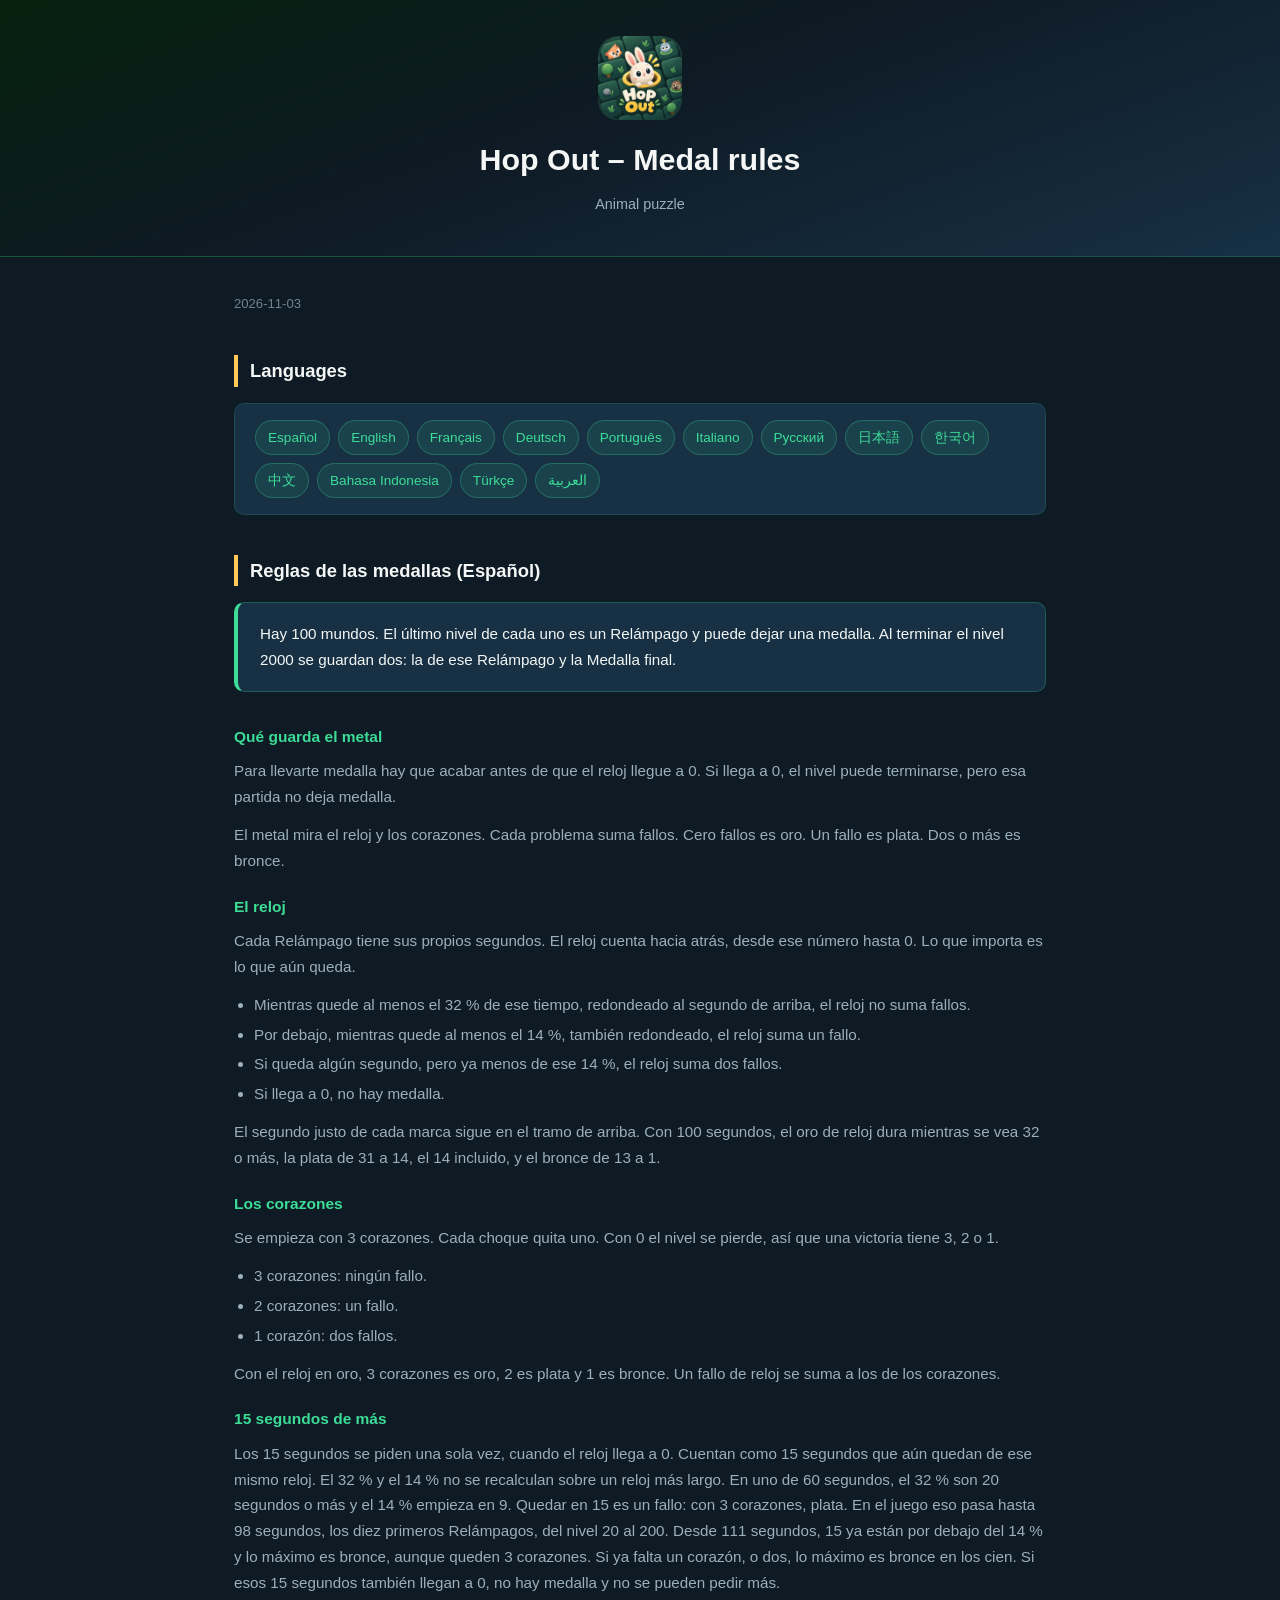
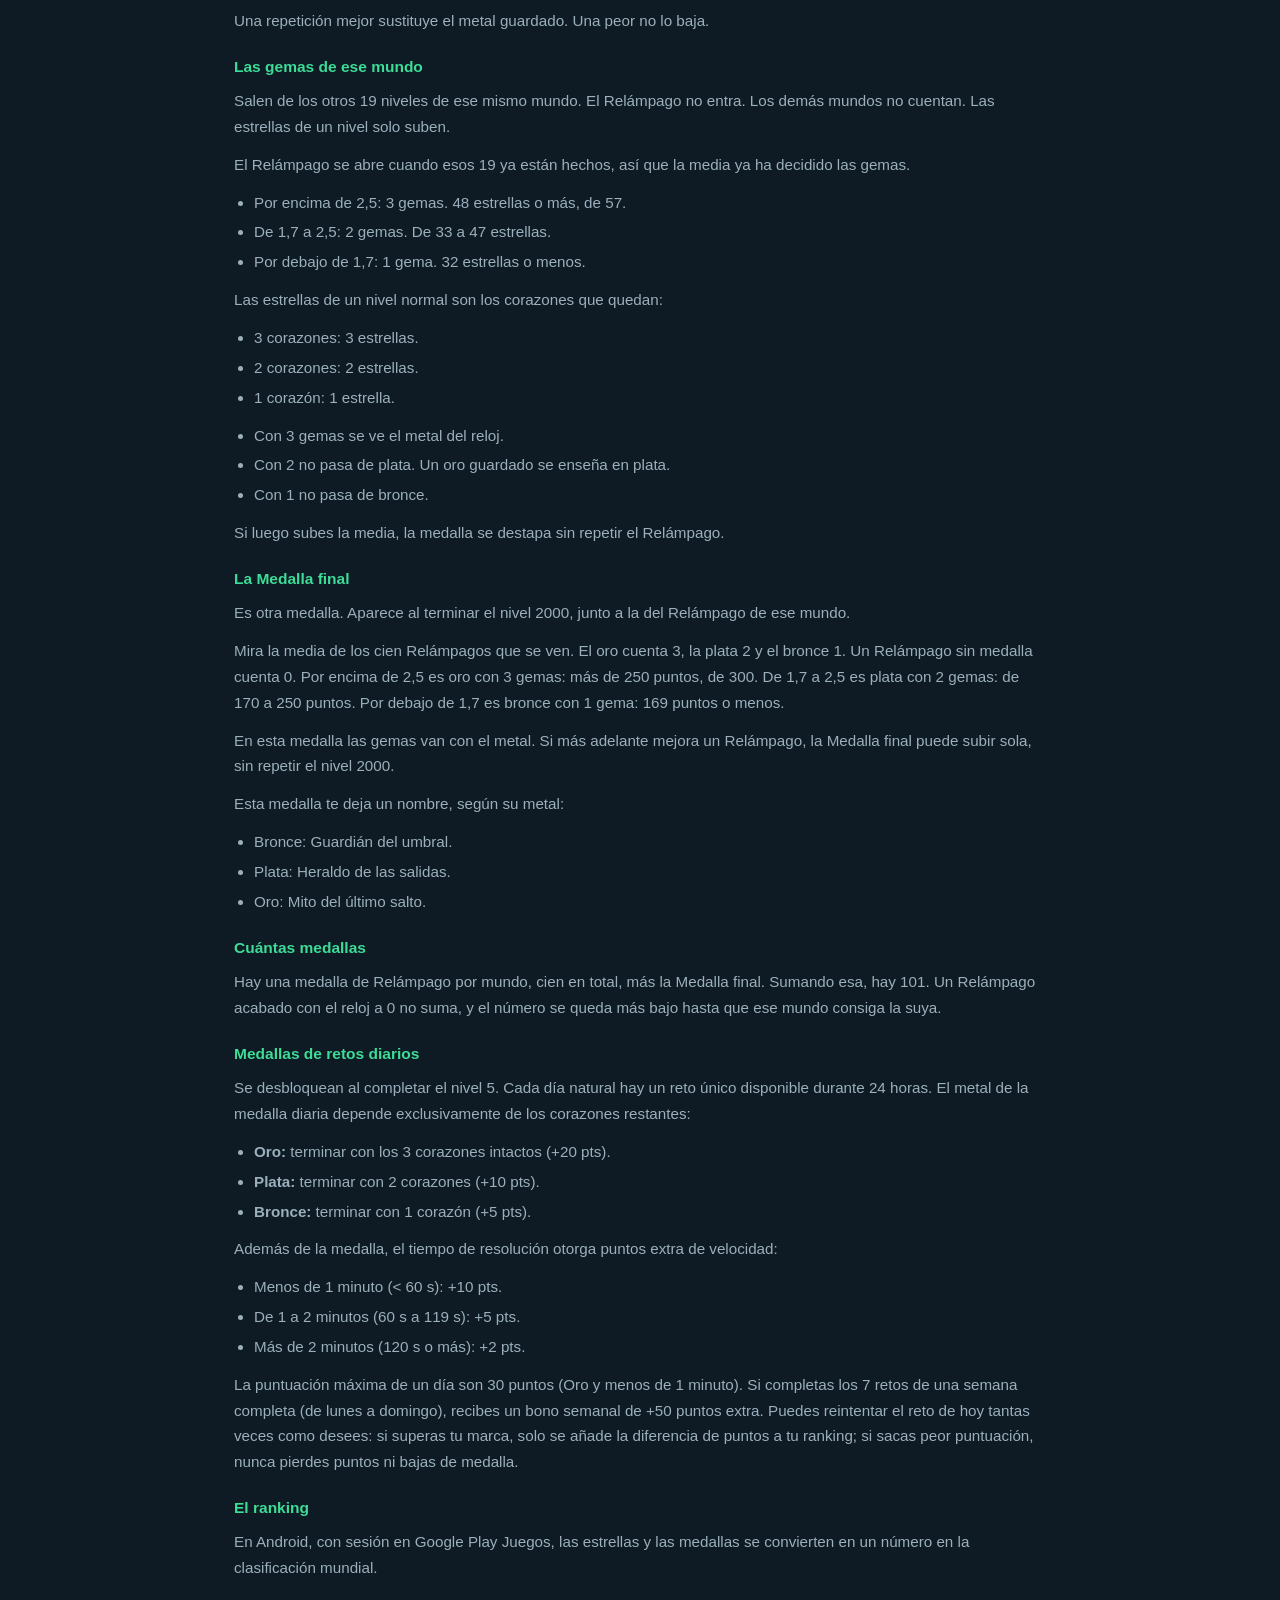
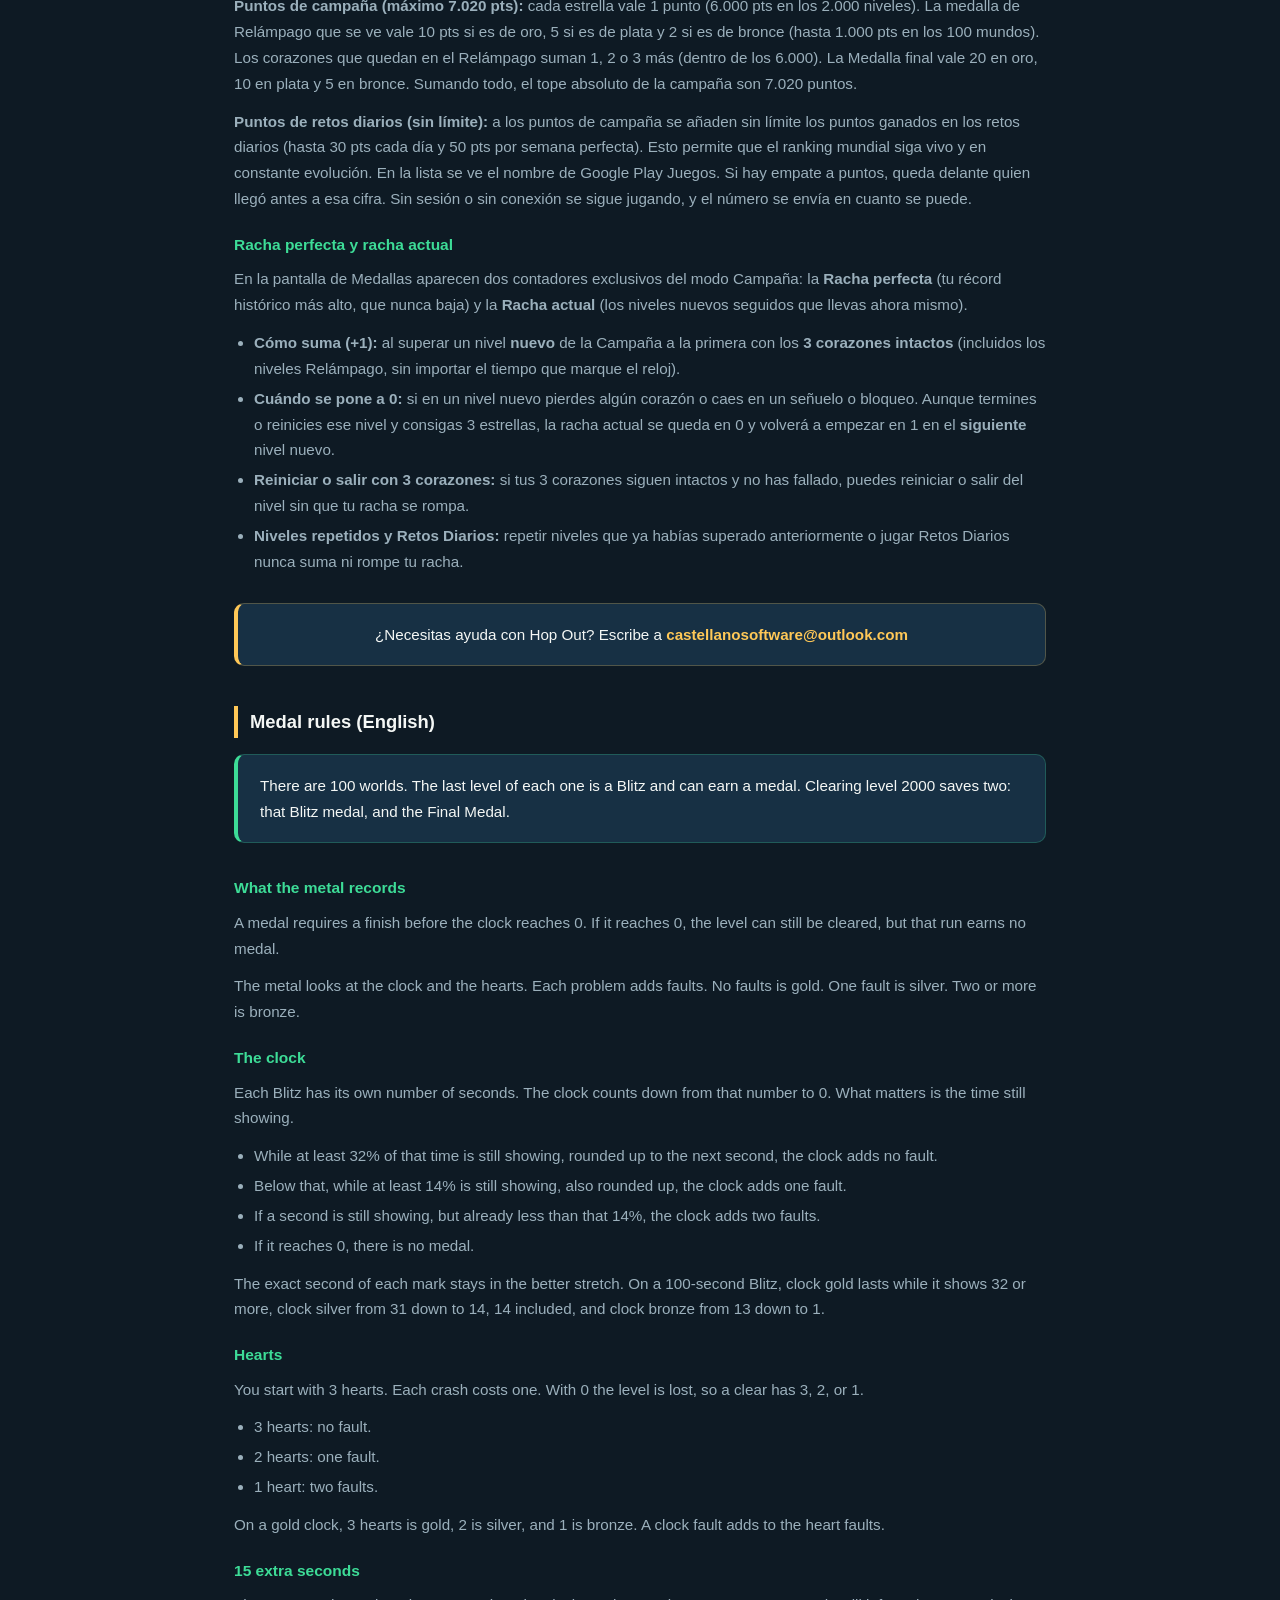
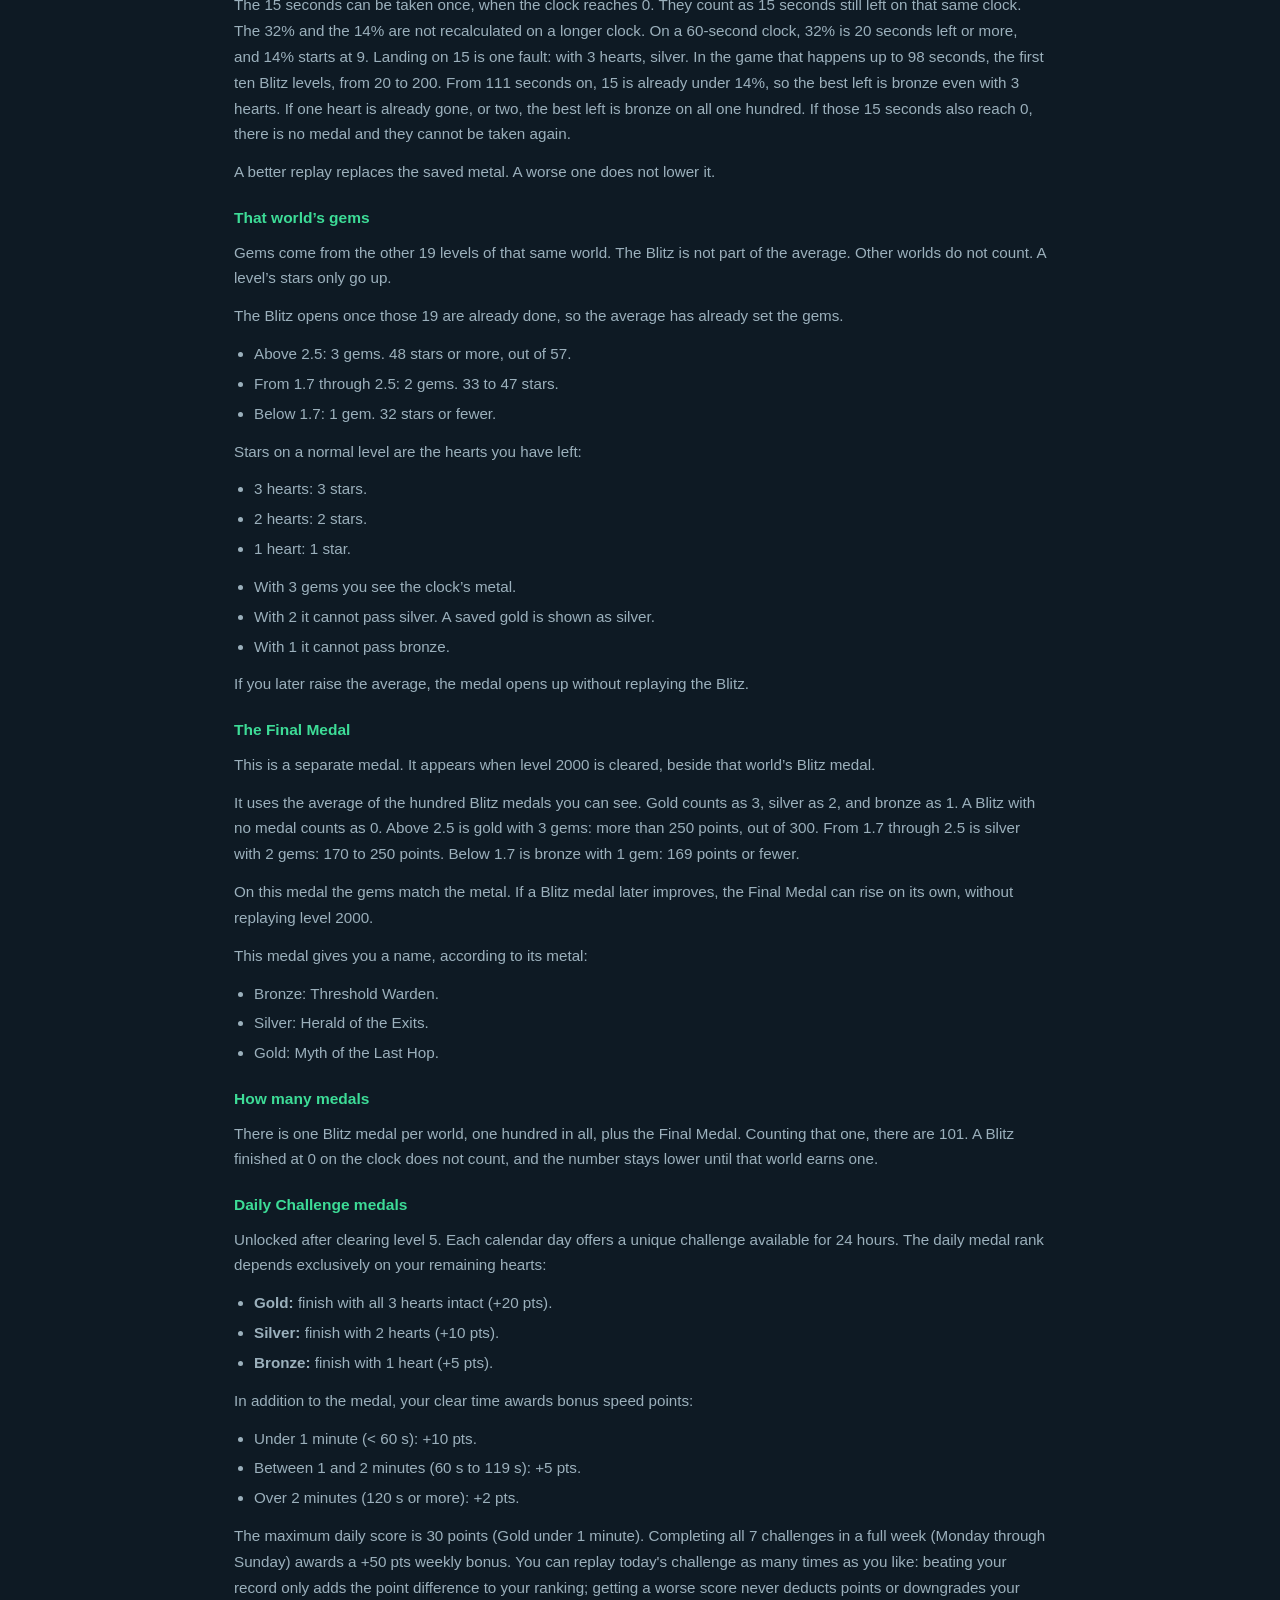
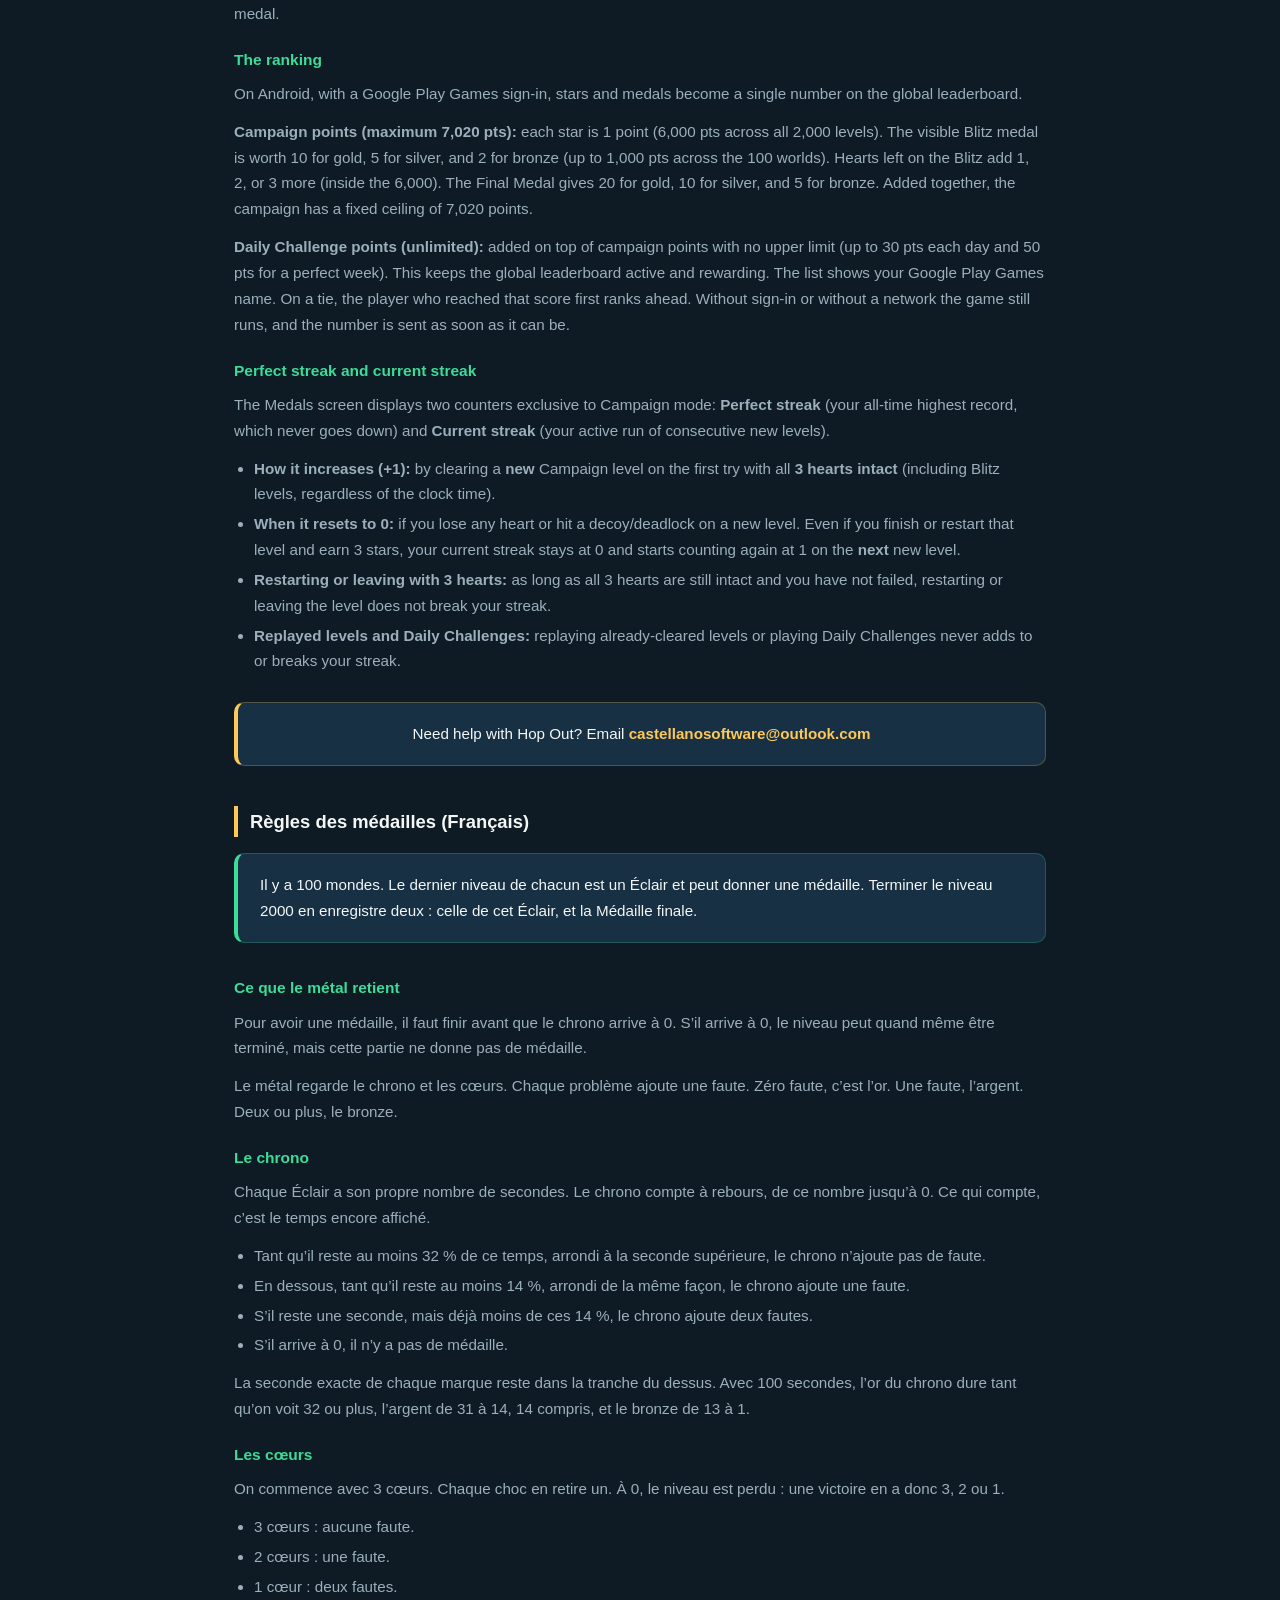
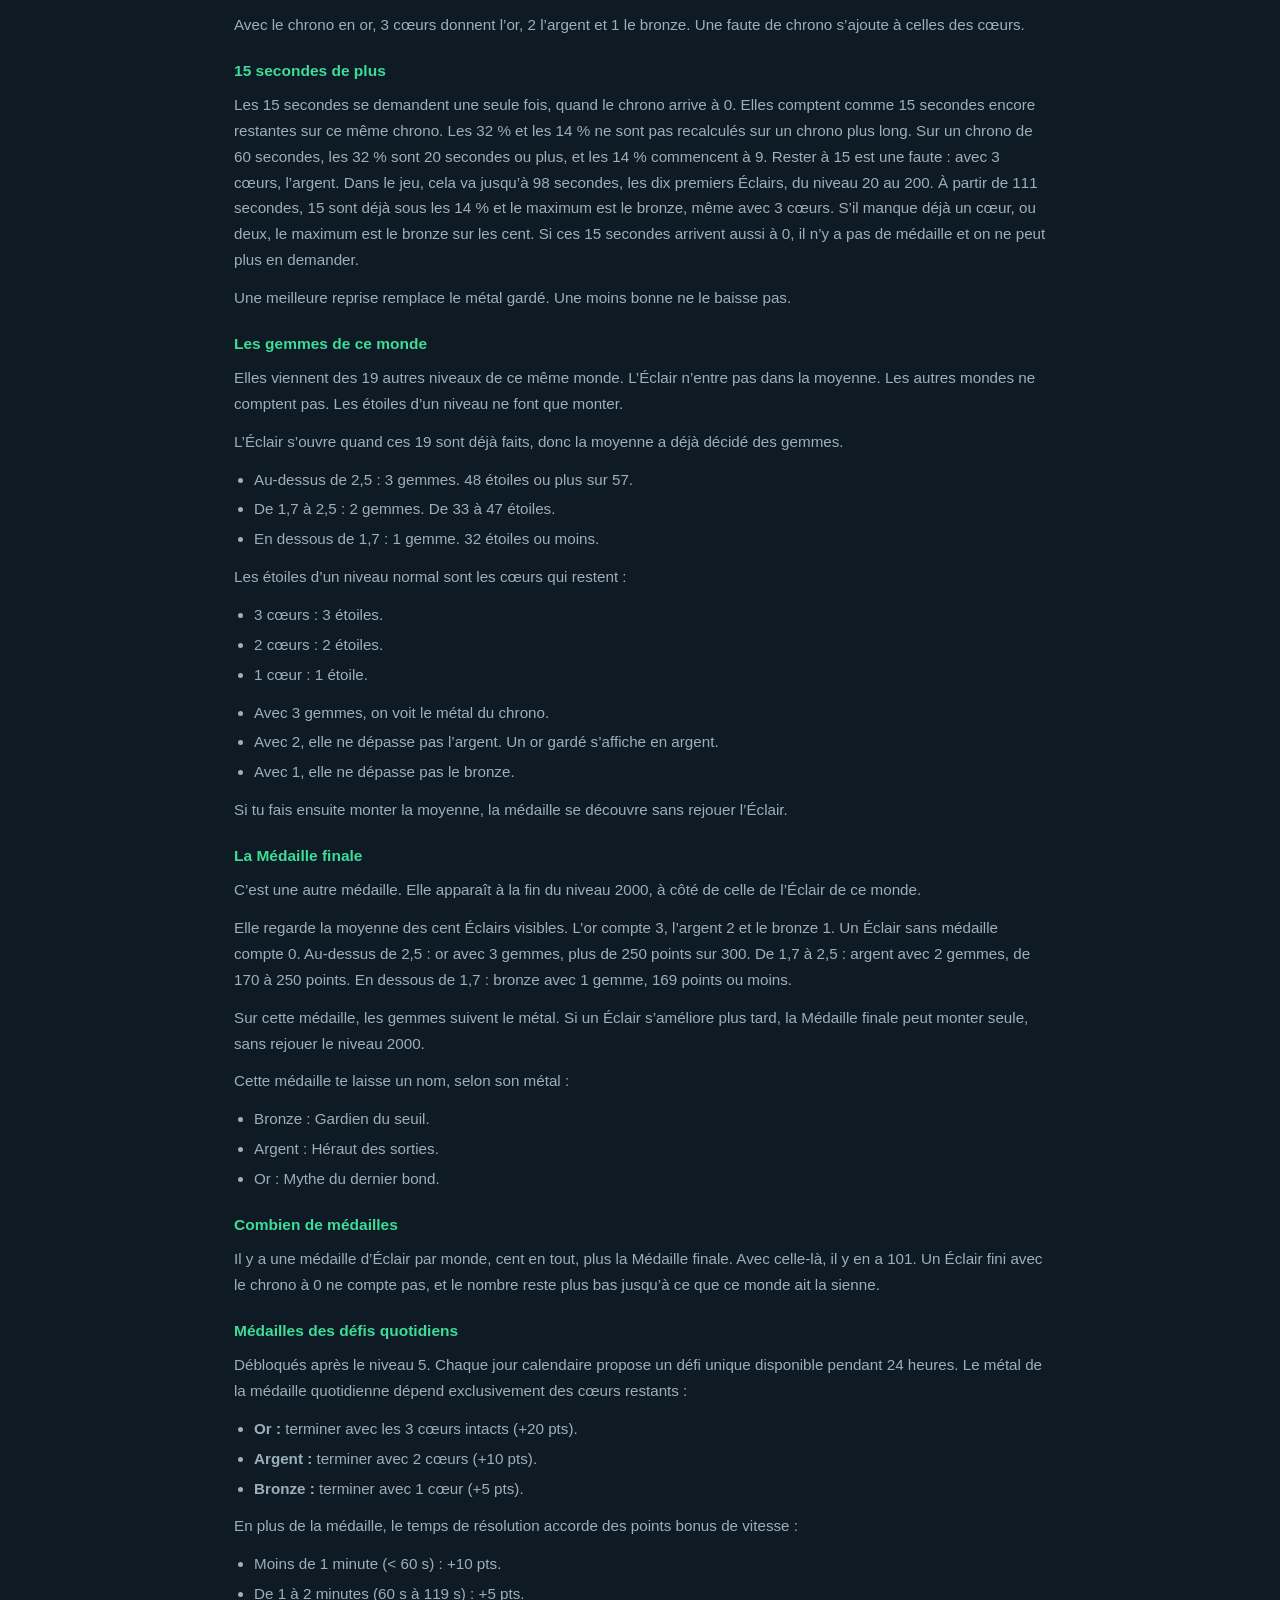
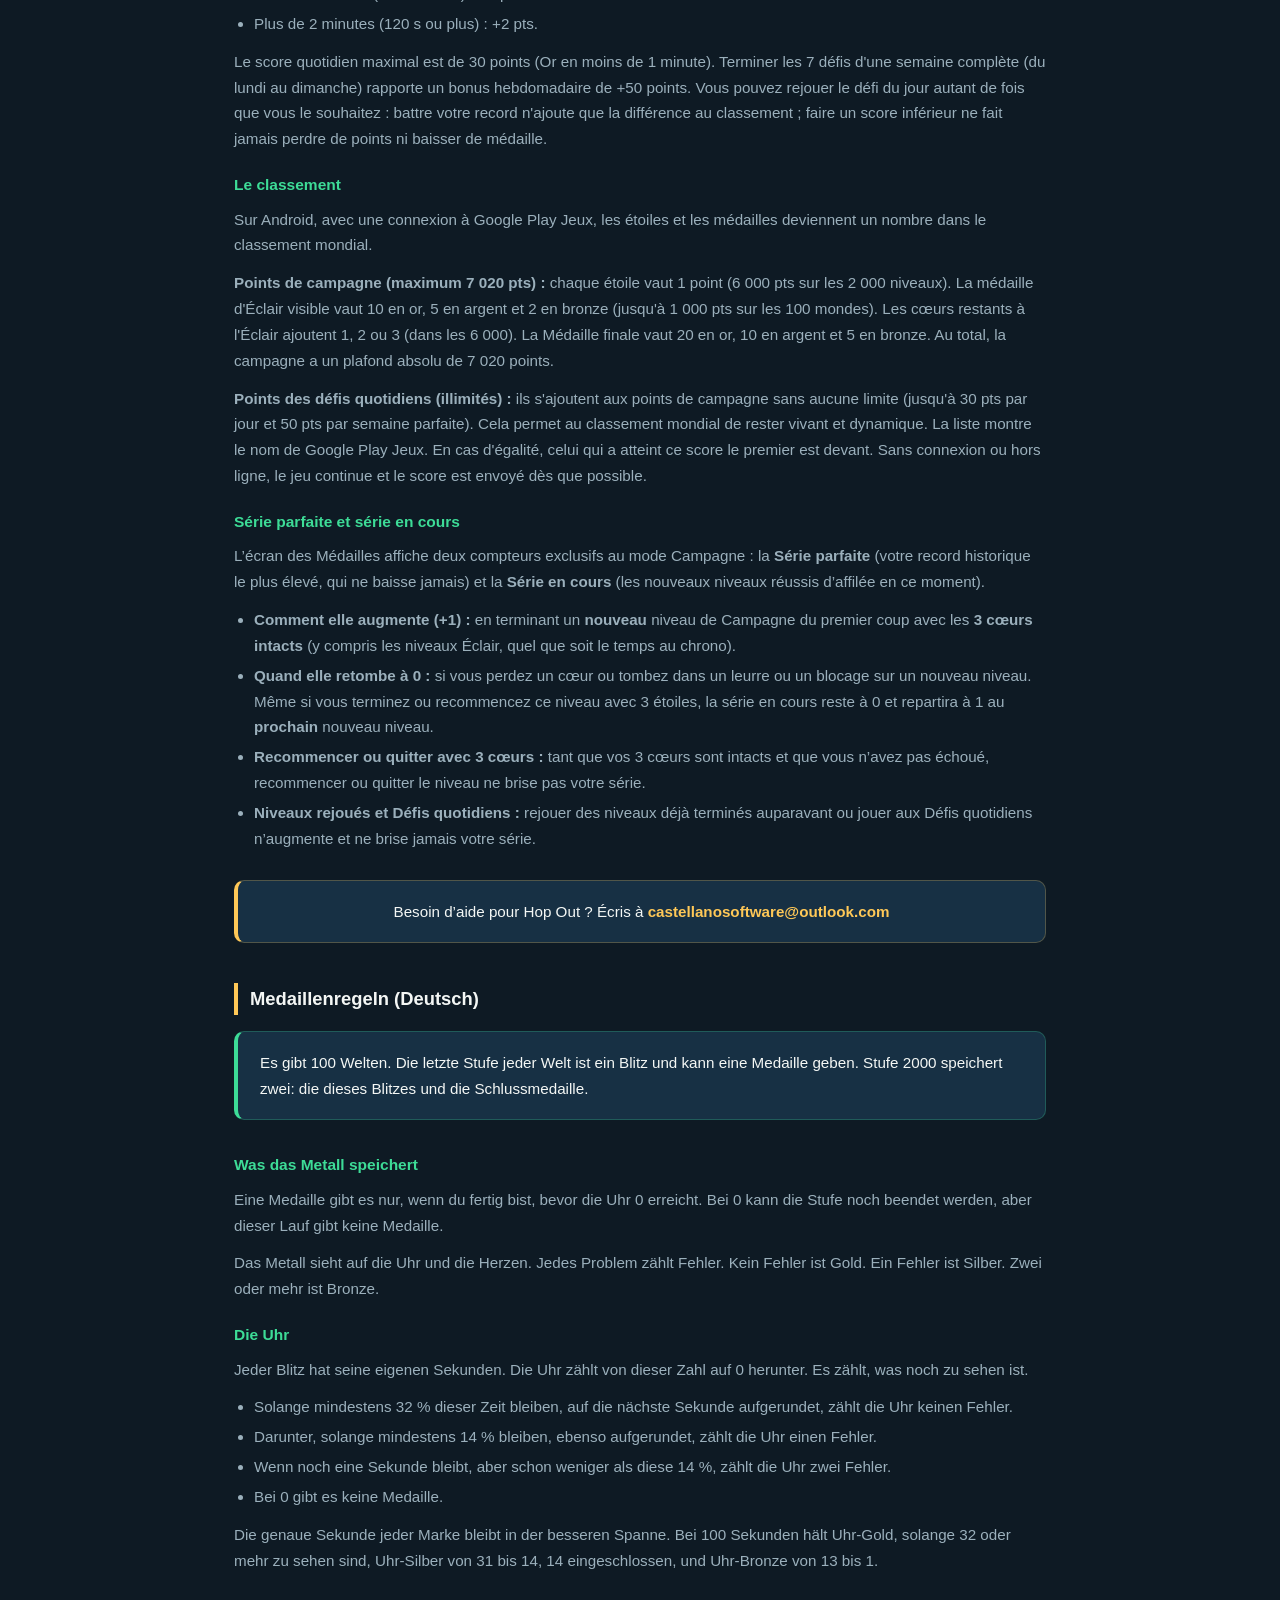
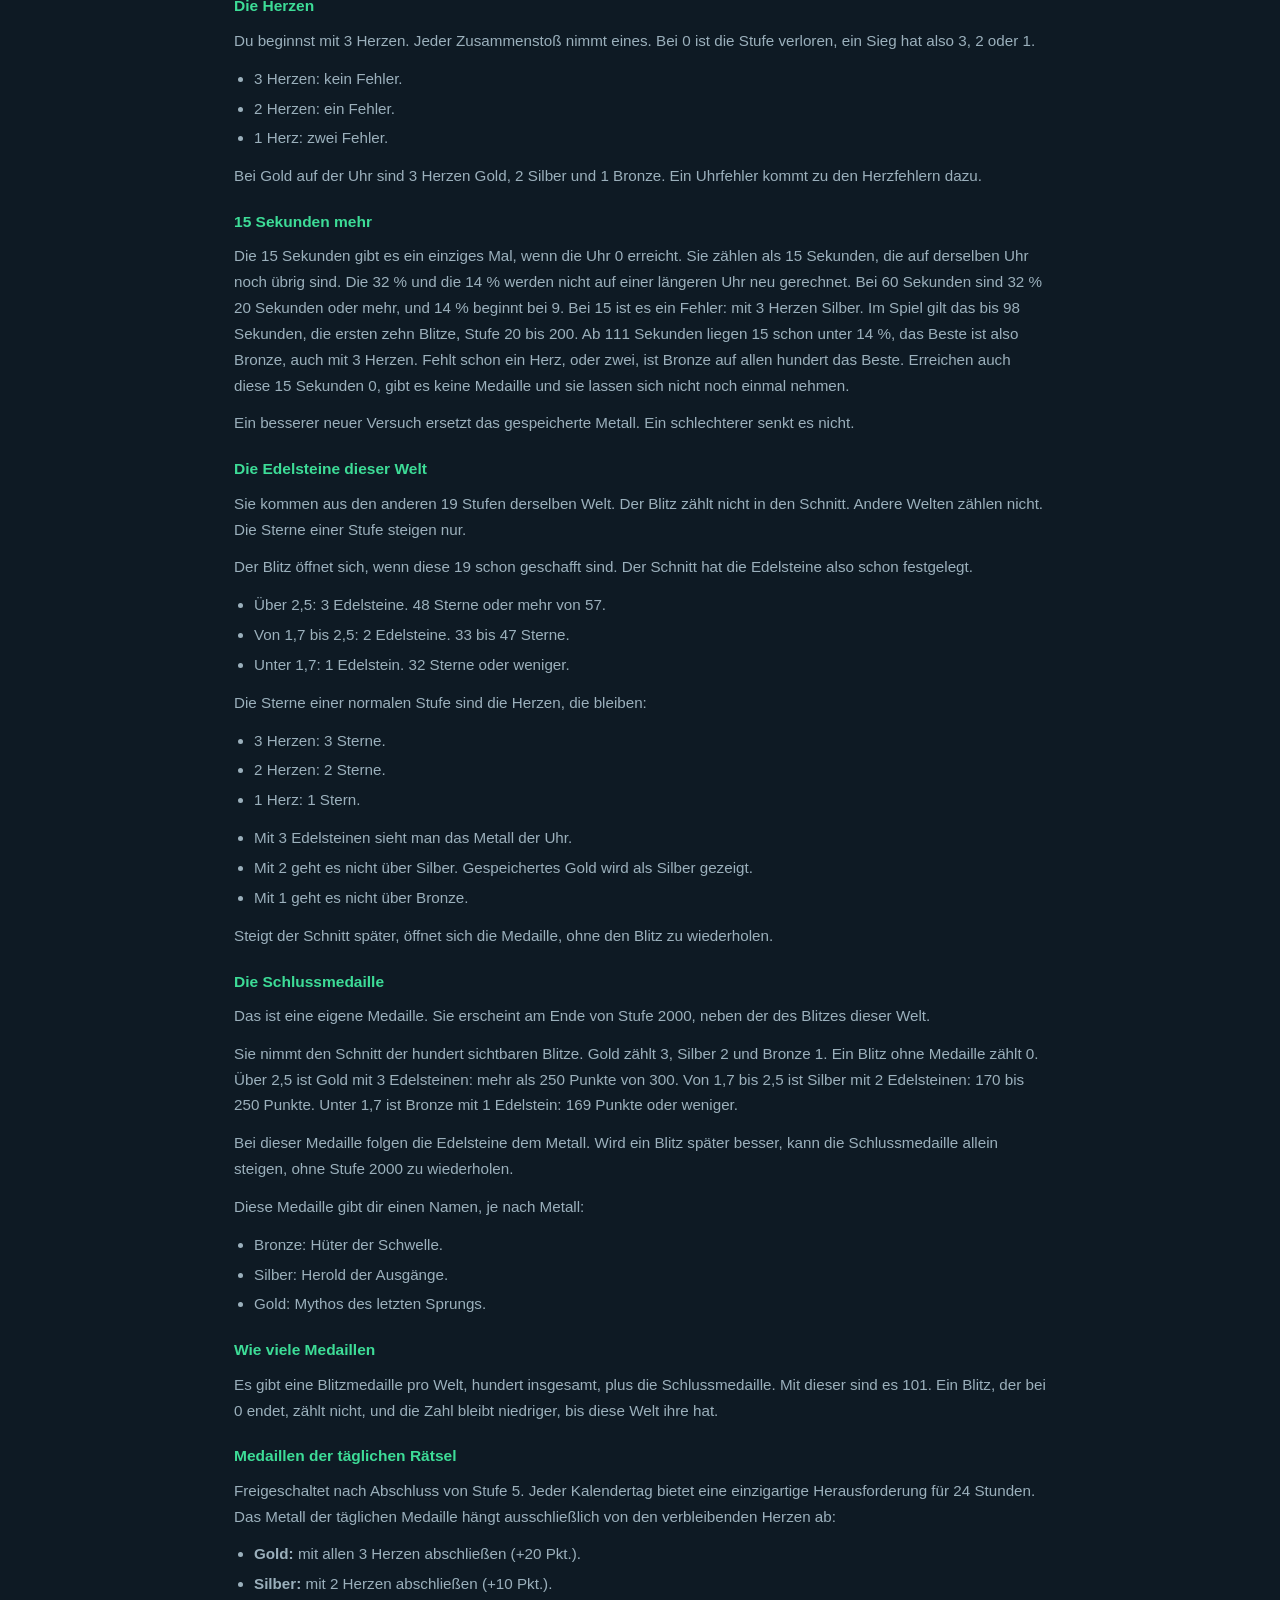
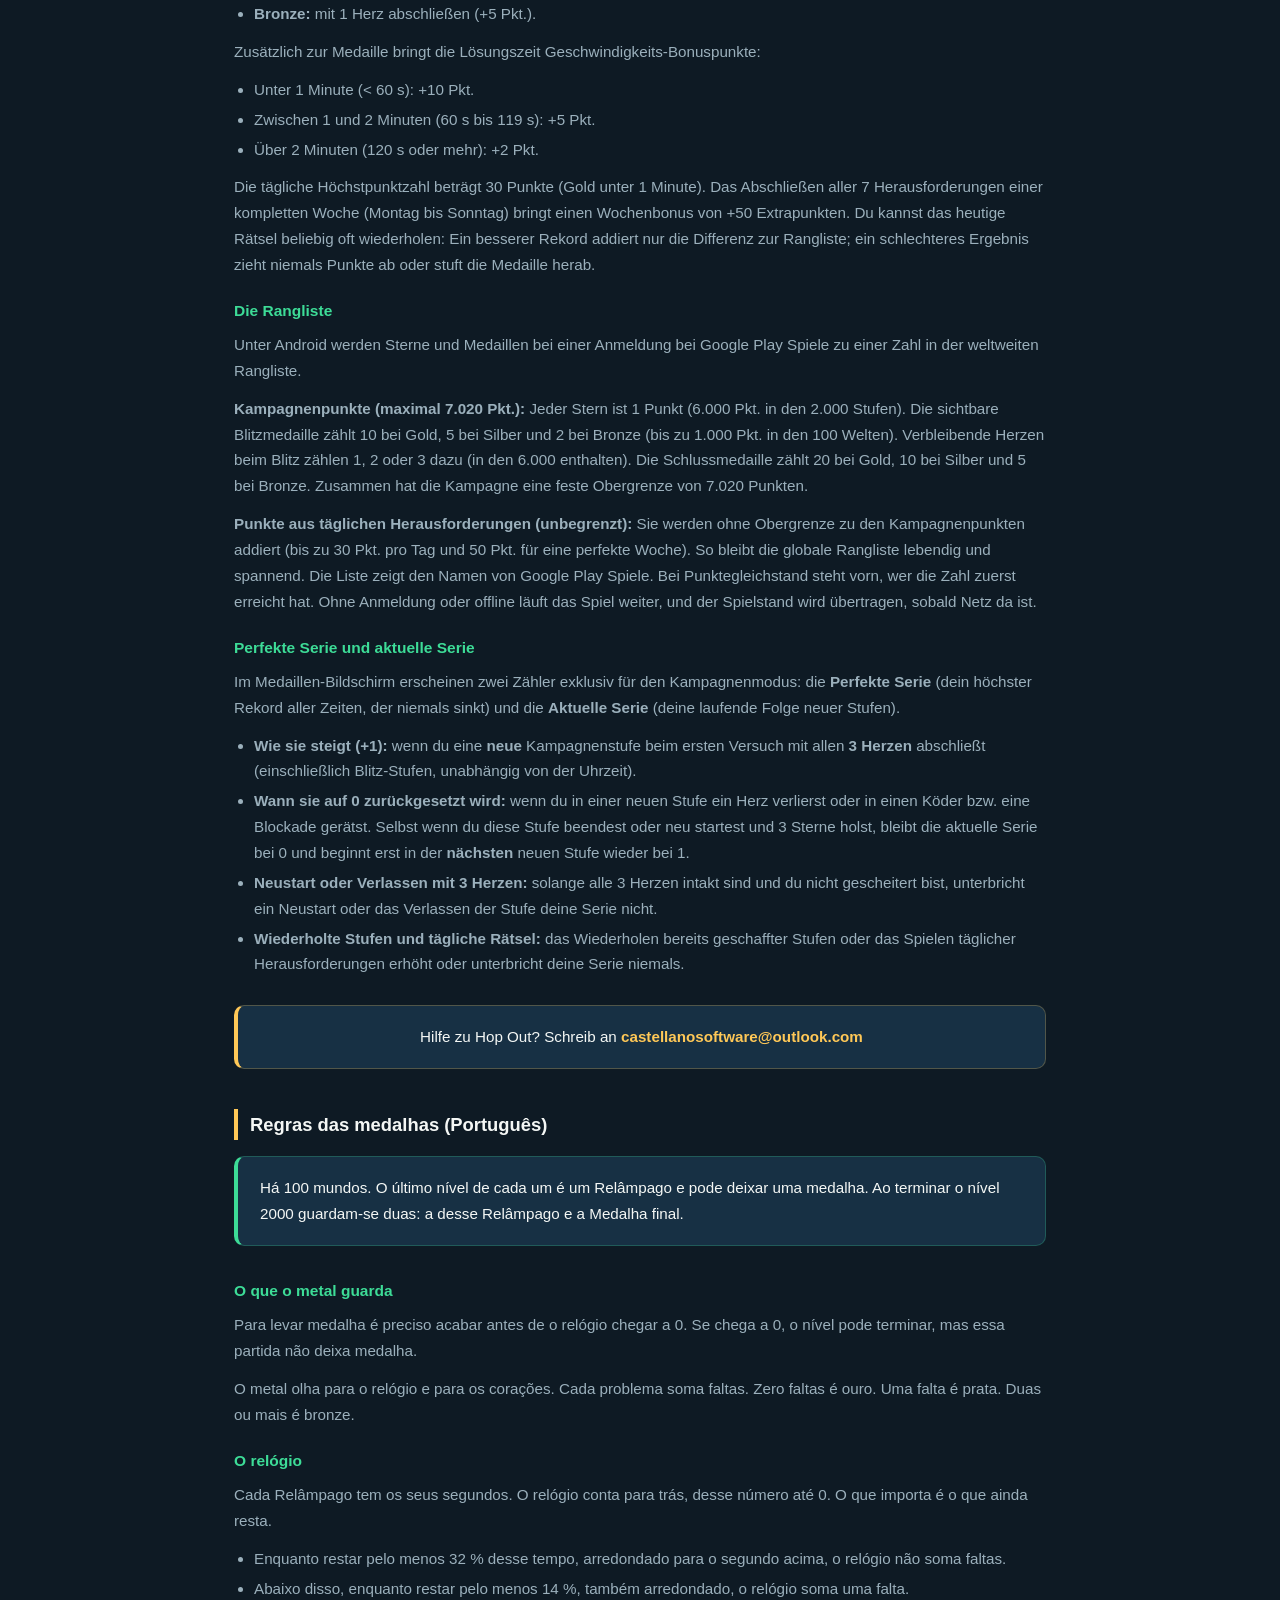
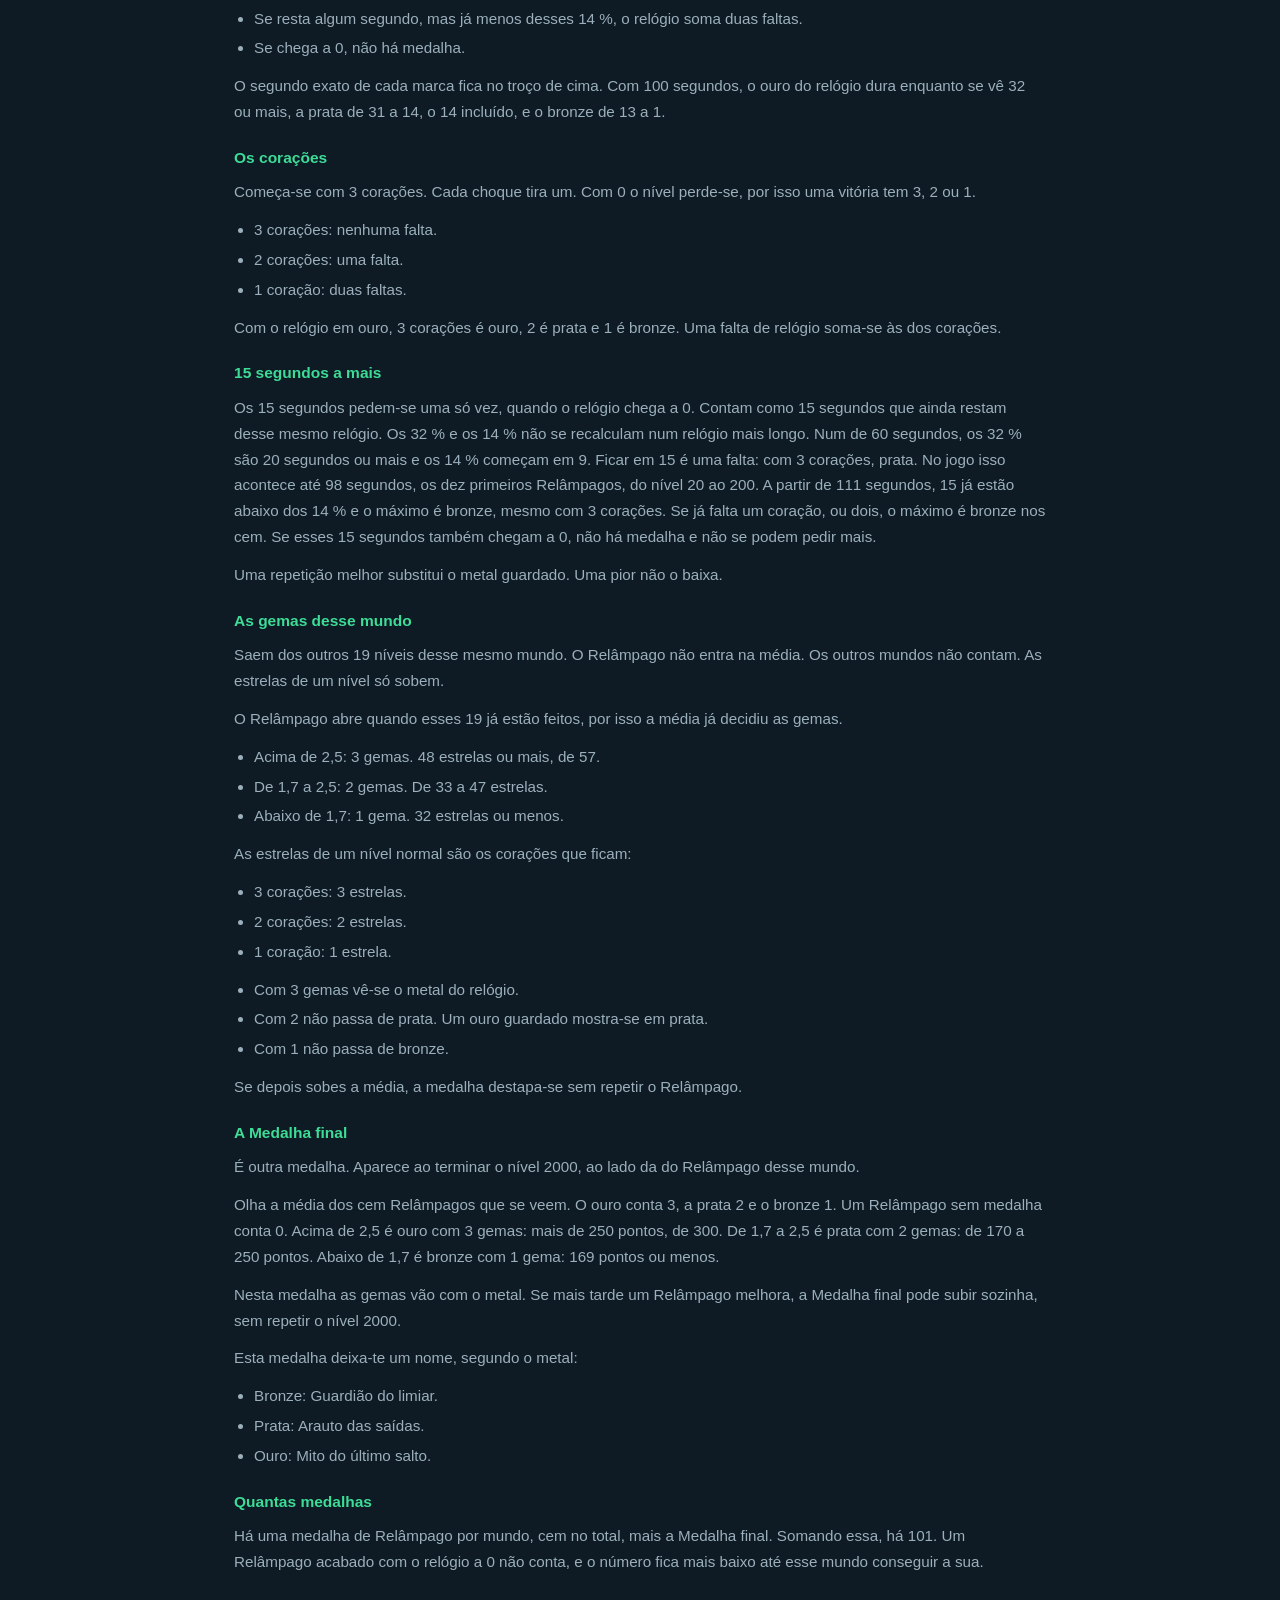
<file: hop-out/medals/index.html>
<!doctype html>
<html lang="en">

<head>
  <meta charset="utf-8" />
  <meta name="viewport" content="width=device-width, initial-scale=1" />
  <title>Medal rules | Hop Out</title>
  <style>
    * { box-sizing: border-box; margin: 0; padding: 0; }
    body {
      font-family: 'Segoe UI', -apple-system, BlinkMacSystemFont, Roboto, Arial, sans-serif;
      background: #0E1A24;
      color: #9BB0BC;
      line-height: 1.7;
    }
    header {
      background: linear-gradient(160deg, #06210E 0%, #0E1A24 45%, #173044 100%);
      border-bottom: 1px solid rgba(61, 220, 151, 0.28);
      padding: 36px 24px 28px;
      text-align: center;
    }
    header img {
      width: 84px;
      height: 84px;
      border-radius: 20px;
      display: block;
      margin: 0 auto 14px;
    }
    header h1 {
      font-size: clamp(1.3rem, 4vw, 1.9rem);
      color: #F4F7F5;
      font-weight: 700;
    }
    header .subtitle { margin-top: 6px; color: #9BB0BC; font-size: .9rem; }
    main { max-width: 860px; margin: 0 auto; padding: 36px 24px 80px; }
    .card {
      background: #173044;
      border: 1px solid rgba(61, 220, 151, 0.25);
      border-left: 4px solid #3DDC97;
      border-radius: 10px;
      padding: 18px 22px;
      margin-bottom: 32px;
      color: #F4F7F5;
      font-size: .95rem;
    }
    nav {
      background: #173044;
      border: 1px solid rgba(61, 220, 151, 0.15);
      border-radius: 10px;
      padding: 16px 20px;
      margin-bottom: 36px;
      display: flex;
      flex-wrap: wrap;
      gap: 8px;
    }
    nav a {
      background: rgba(61, 220, 151, 0.1);
      border: 1px solid rgba(61, 220, 151, 0.28);
      color: #3DDC97;
      text-decoration: none;
      padding: 5px 12px;
      border-radius: 20px;
      font-size: .85rem;
      white-space: nowrap;
    }
    nav a:hover { background: rgba(61, 220, 151, 0.22); }
    h2 {
      margin-top: 40px;
      margin-bottom: 16px;
      padding-left: 12px;
      border-left: 4px solid #FFC857;
      color: #F4F7F5;
      font-size: 1.15rem;
    }
    h3 { margin-top: 20px; margin-bottom: 8px; color: #3DDC97; font-size: .97rem; font-weight: 600; }
    p { margin-bottom: 12px; font-size: .95rem; }
    ul { padding-left: 20px; margin-bottom: 12px; }
    ul li { margin-bottom: 4px; font-size: .95rem; }
    .small { color: #6d8490; font-size: .82rem; margin-bottom: 24px; display: block; }
    a { color: #FFC857; text-decoration: none; }
    a:hover { text-decoration: underline; }
    .support-block {
      background: #173044;
      border: 1px solid rgba(255, 200, 87, 0.25);
      border-left: 4px solid #FFC857;
      border-radius: 10px;
      padding: 18px 22px;
      margin-top: 28px;
      text-align: center;
    }
    .support-block p { margin: 0; font-size: .95rem; color: #F4F7F5; }
    .support-block a { color: #FFC857; font-weight: 600; }
    footer {
      text-align: center;
      padding: 24px;
      font-size: .8rem;
      color: #6d8490;
      background: #0E1A24;
      border-top: 1px solid rgba(61, 220, 151, 0.15);
    }
    [dir="rtl"] ul { padding-left: 0; padding-right: 20px; }
    [dir="rtl"] h2 { padding-left: 0; padding-right: 12px; border-left: 0; border-right: 4px solid #FFC857; }
  </style>
</head>

<body>
  <header>
    <img src="icon.png" alt="Hop Out" />
    <h1>Hop Out – Medal rules</h1>
    <p class="subtitle">Animal puzzle</p>
  </header>

  <main>
    <span class="small">2026-11-03</span>

    <h2>Languages</h2>
    <nav>
      <a href="#es">Español</a>
      <a href="#en">English</a>
      <a href="#fr">Français</a>
      <a href="#de">Deutsch</a>
      <a href="#pt">Português</a>
      <a href="#it">Italiano</a>
      <a href="#ru">Русский</a>
      <a href="#ja">日本語</a>
      <a href="#ko">한국어</a>
      <a href="#zh">中文</a>
      <a href="#id">Bahasa Indonesia</a>
      <a href="#tr">Türkçe</a>
      <a href="#ar">العربية</a>
    </nav>

    <h2 id="es">Reglas de las medallas (Español)</h2>
    <div class="card">Hay 100 mundos. El último nivel de cada uno es un Relámpago y puede dejar una medalla. Al terminar el nivel 2000 se guardan dos: la de ese Relámpago y la Medalla final.</div>
    <h3>Qué guarda el metal</h3>
    <p>Para llevarte medalla hay que acabar antes de que el reloj llegue a 0. Si llega a 0, el nivel puede terminarse, pero esa partida no deja medalla.</p>
    <p>El metal mira el reloj y los corazones. Cada problema suma fallos. Cero fallos es oro. Un fallo es plata. Dos o más es bronce.</p>
    <h3>El reloj</h3>
    <p>Cada Relámpago tiene sus propios segundos. El reloj cuenta hacia atrás, desde ese número hasta 0. Lo que importa es lo que aún queda.</p>
    <ul>
      <li>Mientras quede al menos el 32 % de ese tiempo, redondeado al segundo de arriba, el reloj no suma fallos.</li>
      <li>Por debajo, mientras quede al menos el 14 %, también redondeado, el reloj suma un fallo.</li>
      <li>Si queda algún segundo, pero ya menos de ese 14 %, el reloj suma dos fallos.</li>
      <li>Si llega a 0, no hay medalla.</li>
    </ul>
    <p>El segundo justo de cada marca sigue en el tramo de arriba. Con 100 segundos, el oro de reloj dura mientras se vea 32 o más, la plata de 31 a 14, el 14 incluido, y el bronce de 13 a 1.</p>
    <h3>Los corazones</h3>
    <p>Se empieza con 3 corazones. Cada choque quita uno. Con 0 el nivel se pierde, así que una victoria tiene 3, 2 o 1.</p>
    <ul>
      <li>3 corazones: ningún fallo.</li>
      <li>2 corazones: un fallo.</li>
      <li>1 corazón: dos fallos.</li>
    </ul>
    <p>Con el reloj en oro, 3 corazones es oro, 2 es plata y 1 es bronce. Un fallo de reloj se suma a los de los corazones.</p>
    <h3>15 segundos de más</h3>
    <p>Los 15 segundos se piden una sola vez, cuando el reloj llega a 0. Cuentan como 15 segundos que aún quedan de ese mismo reloj. El 32 % y el 14 % no se recalculan sobre un reloj más largo. En uno de 60 segundos, el 32 % son 20 segundos o más y el 14 % empieza en 9. Quedar en 15 es un fallo: con 3 corazones, plata. En el juego eso pasa hasta 98 segundos, los diez primeros Relámpagos, del nivel 20 al 200. Desde 111 segundos, 15 ya están por debajo del 14 % y lo máximo es bronce, aunque queden 3 corazones. Si ya falta un corazón, o dos, lo máximo es bronce en los cien. Si esos 15 segundos también llegan a 0, no hay medalla y no se pueden pedir más.</p>
    <p>Una repetición mejor sustituye el metal guardado. Una peor no lo baja.</p>
    <h3>Las gemas de ese mundo</h3>
    <p>Salen de los otros 19 niveles de ese mismo mundo. El Relámpago no entra. Los demás mundos no cuentan. Las estrellas de un nivel solo suben.</p>
    <p>El Relámpago se abre cuando esos 19 ya están hechos, así que la media ya ha decidido las gemas.</p>
    <ul>
      <li>Por encima de 2,5: 3 gemas. 48 estrellas o más, de 57.</li>
      <li>De 1,7 a 2,5: 2 gemas. De 33 a 47 estrellas.</li>
      <li>Por debajo de 1,7: 1 gema. 32 estrellas o menos.</li>
    </ul>
    <p>Las estrellas de un nivel normal son los corazones que quedan:</p>
    <ul>
      <li>3 corazones: 3 estrellas.</li>
      <li>2 corazones: 2 estrellas.</li>
      <li>1 corazón: 1 estrella.</li>
    </ul>
    <ul>
      <li>Con 3 gemas se ve el metal del reloj.</li>
      <li>Con 2 no pasa de plata. Un oro guardado se enseña en plata.</li>
      <li>Con 1 no pasa de bronce.</li>
    </ul>
    <p>Si luego subes la media, la medalla se destapa sin repetir el Relámpago.</p>
    <h3>La Medalla final</h3>
    <p>Es otra medalla. Aparece al terminar el nivel 2000, junto a la del Relámpago de ese mundo.</p>
    <p>Mira la media de los cien Relámpagos que se ven. El oro cuenta 3, la plata 2 y el bronce 1. Un Relámpago sin medalla cuenta 0. Por encima de 2,5 es oro con 3 gemas: más de 250 puntos, de 300. De 1,7 a 2,5 es plata con 2 gemas: de 170 a 250 puntos. Por debajo de 1,7 es bronce con 1 gema: 169 puntos o menos.</p>
    <p>En esta medalla las gemas van con el metal. Si más adelante mejora un Relámpago, la Medalla final puede subir sola, sin repetir el nivel 2000.</p>
    <p>Esta medalla te deja un nombre, según su metal:</p>
    <ul>
      <li>Bronce: Guardián del umbral.</li>
      <li>Plata: Heraldo de las salidas.</li>
      <li>Oro: Mito del último salto.</li>
    </ul>
    <h3>Cuántas medallas</h3>
    <p>Hay una medalla de Relámpago por mundo, cien en total, más la Medalla final. Sumando esa, hay 101. Un Relámpago acabado con el reloj a 0 no suma, y el número se queda más bajo hasta que ese mundo consiga la suya.</p>
        <h3>Medallas de retos diarios</h3>
    <p>Se desbloquean al completar el nivel 5. Cada día natural hay un reto único disponible durante 24 horas. El metal de la medalla diaria depende exclusivamente de los corazones restantes:</p>
    <ul>
      <li><strong>Oro:</strong> terminar con los 3 corazones intactos (+20 pts).</li>
      <li><strong>Plata:</strong> terminar con 2 corazones (+10 pts).</li>
      <li><strong>Bronce:</strong> terminar con 1 corazón (+5 pts).</li>
    </ul>
    <p>Además de la medalla, el tiempo de resolución otorga puntos extra de velocidad:</p>
    <ul>
      <li>Menos de 1 minuto (&lt; 60 s): +10 pts.</li>
      <li>De 1 a 2 minutos (60 s a 119 s): +5 pts.</li>
      <li>Más de 2 minutos (120 s o más): +2 pts.</li>
    </ul>
    <p>La puntuación máxima de un día son 30 puntos (Oro y menos de 1 minuto). Si completas los 7 retos de una semana completa (de lunes a domingo), recibes un bono semanal de +50 puntos extra. Puedes reintentar el reto de hoy tantas veces como desees: si superas tu marca, solo se añade la diferencia de puntos a tu ranking; si sacas peor puntuación, nunca pierdes puntos ni bajas de medalla.</p>
<h3>El ranking</h3>
    <p>En Android, con sesión en Google Play Juegos, las estrellas y las medallas se convierten en un número en la clasificación mundial.</p>
    <p><strong>Puntos de campaña (máximo 7.020 pts):</strong> cada estrella vale 1 punto (6.000 pts en los 2.000 niveles). La medalla de Relámpago que se ve vale 10 pts si es de oro, 5 si es de plata y 2 si es de bronce (hasta 1.000 pts en los 100 mundos). Los corazones que quedan en el Relámpago suman 1, 2 o 3 más (dentro de los 6.000). La Medalla final vale 20 en oro, 10 en plata y 5 en bronce. Sumando todo, el tope absoluto de la campaña son 7.020 puntos.</p>
    <p><strong>Puntos de retos diarios (sin límite):</strong> a los puntos de campaña se añaden sin límite los puntos ganados en los retos diarios (hasta 30 pts cada día y 50 pts por semana perfecta). Esto permite que el ranking mundial siga vivo y en constante evolución. En la lista se ve el nombre de Google Play Juegos. Si hay empate a puntos, queda delante quien llegó antes a esa cifra. Sin sesión o sin conexión se sigue jugando, y el número se envía en cuanto se puede.</p>
    <h3>Racha perfecta y racha actual</h3>
    <p>En la pantalla de Medallas aparecen dos contadores exclusivos del modo Campaña: la <strong>Racha perfecta</strong> (tu récord histórico más alto, que nunca baja) y la <strong>Racha actual</strong> (los niveles nuevos seguidos que llevas ahora mismo).</p>
    <ul>
      <li><strong>Cómo suma (+1):</strong> al superar un nivel <strong>nuevo</strong> de la Campaña a la primera con los <strong>3 corazones intactos</strong> (incluidos los niveles Relámpago, sin importar el tiempo que marque el reloj).</li>
      <li><strong>Cuándo se pone a 0:</strong> si en un nivel nuevo pierdes algún corazón o caes en un señuelo o bloqueo. Aunque termines o reinicies ese nivel y consigas 3 estrellas, la racha actual se queda en 0 y volverá a empezar en 1 en el <strong>siguiente</strong> nivel nuevo.</li>
      <li><strong>Reiniciar o salir con 3 corazones:</strong> si tus 3 corazones siguen intactos y no has fallado, puedes reiniciar o salir del nivel sin que tu racha se rompa.</li>
      <li><strong>Niveles repetidos y Retos Diarios:</strong> repetir niveles que ya habías superado anteriormente o jugar Retos Diarios nunca suma ni rompe tu racha.</li>
    </ul>
    <div class="support-block">
      <p>¿Necesitas ayuda con Hop Out? Escribe a <a href="mailto:castellanosoftware@outlook.com">castellanosoftware@outlook.com</a></p>
    </div>

    <h2 id="en">Medal rules (English)</h2>
    <div class="card">There are 100 worlds. The last level of each one is a Blitz and can earn a medal. Clearing level 2000 saves two: that Blitz medal, and the Final Medal.</div>
    <h3>What the metal records</h3>
    <p>A medal requires a finish before the clock reaches 0. If it reaches 0, the level can still be cleared, but that run earns no medal.</p>
    <p>The metal looks at the clock and the hearts. Each problem adds faults. No faults is gold. One fault is silver. Two or more is bronze.</p>
    <h3>The clock</h3>
    <p>Each Blitz has its own number of seconds. The clock counts down from that number to 0. What matters is the time still showing.</p>
    <ul>
      <li>While at least 32% of that time is still showing, rounded up to the next second, the clock adds no fault.</li>
      <li>Below that, while at least 14% is still showing, also rounded up, the clock adds one fault.</li>
      <li>If a second is still showing, but already less than that 14%, the clock adds two faults.</li>
      <li>If it reaches 0, there is no medal.</li>
    </ul>
    <p>The exact second of each mark stays in the better stretch. On a 100-second Blitz, clock gold lasts while it shows 32 or more, clock silver from 31 down to 14, 14 included, and clock bronze from 13 down to 1.</p>
    <h3>Hearts</h3>
    <p>You start with 3 hearts. Each crash costs one. With 0 the level is lost, so a clear has 3, 2, or 1.</p>
    <ul>
      <li>3 hearts: no fault.</li>
      <li>2 hearts: one fault.</li>
      <li>1 heart: two faults.</li>
    </ul>
    <p>On a gold clock, 3 hearts is gold, 2 is silver, and 1 is bronze. A clock fault adds to the heart faults.</p>
    <h3>15 extra seconds</h3>
    <p>The 15 seconds can be taken once, when the clock reaches 0. They count as 15 seconds still left on that same clock. The 32% and the 14% are not recalculated on a longer clock. On a 60-second clock, 32% is 20 seconds left or more, and 14% starts at 9. Landing on 15 is one fault: with 3 hearts, silver. In the game that happens up to 98 seconds, the first ten Blitz levels, from 20 to 200. From 111 seconds on, 15 is already under 14%, so the best left is bronze even with 3 hearts. If one heart is already gone, or two, the best left is bronze on all one hundred. If those 15 seconds also reach 0, there is no medal and they cannot be taken again.</p>
    <p>A better replay replaces the saved metal. A worse one does not lower it.</p>
    <h3>That world’s gems</h3>
    <p>Gems come from the other 19 levels of that same world. The Blitz is not part of the average. Other worlds do not count. A level’s stars only go up.</p>
    <p>The Blitz opens once those 19 are already done, so the average has already set the gems.</p>
    <ul>
      <li>Above 2.5: 3 gems. 48 stars or more, out of 57.</li>
      <li>From 1.7 through 2.5: 2 gems. 33 to 47 stars.</li>
      <li>Below 1.7: 1 gem. 32 stars or fewer.</li>
    </ul>
    <p>Stars on a normal level are the hearts you have left:</p>
    <ul>
      <li>3 hearts: 3 stars.</li>
      <li>2 hearts: 2 stars.</li>
      <li>1 heart: 1 star.</li>
    </ul>
    <ul>
      <li>With 3 gems you see the clock’s metal.</li>
      <li>With 2 it cannot pass silver. A saved gold is shown as silver.</li>
      <li>With 1 it cannot pass bronze.</li>
    </ul>
    <p>If you later raise the average, the medal opens up without replaying the Blitz.</p>
    <h3>The Final Medal</h3>
    <p>This is a separate medal. It appears when level 2000 is cleared, beside that world’s Blitz medal.</p>
    <p>It uses the average of the hundred Blitz medals you can see. Gold counts as 3, silver as 2, and bronze as 1. A Blitz with no medal counts as 0. Above 2.5 is gold with 3 gems: more than 250 points, out of 300. From 1.7 through 2.5 is silver with 2 gems: 170 to 250 points. Below 1.7 is bronze with 1 gem: 169 points or fewer.</p>
    <p>On this medal the gems match the metal. If a Blitz medal later improves, the Final Medal can rise on its own, without replaying level 2000.</p>
    <p>This medal gives you a name, according to its metal:</p>
    <ul>
      <li>Bronze: Threshold Warden.</li>
      <li>Silver: Herald of the Exits.</li>
      <li>Gold: Myth of the Last Hop.</li>
    </ul>
    <h3>How many medals</h3>
    <p>There is one Blitz medal per world, one hundred in all, plus the Final Medal. Counting that one, there are 101. A Blitz finished at 0 on the clock does not count, and the number stays lower until that world earns one.</p>
        <h3>Daily Challenge medals</h3>
    <p>Unlocked after clearing level 5. Each calendar day offers a unique challenge available for 24 hours. The daily medal rank depends exclusively on your remaining hearts:</p>
    <ul>
      <li><strong>Gold:</strong> finish with all 3 hearts intact (+20 pts).</li>
      <li><strong>Silver:</strong> finish with 2 hearts (+10 pts).</li>
      <li><strong>Bronze:</strong> finish with 1 heart (+5 pts).</li>
    </ul>
    <p>In addition to the medal, your clear time awards bonus speed points:</p>
    <ul>
      <li>Under 1 minute (&lt; 60 s): +10 pts.</li>
      <li>Between 1 and 2 minutes (60 s to 119 s): +5 pts.</li>
      <li>Over 2 minutes (120 s or more): +2 pts.</li>
    </ul>
    <p>The maximum daily score is 30 points (Gold under 1 minute). Completing all 7 challenges in a full week (Monday through Sunday) awards a +50 pts weekly bonus. You can replay today's challenge as many times as you like: beating your record only adds the point difference to your ranking; getting a worse score never deducts points or downgrades your medal.</p>
<h3>The ranking</h3>
    <p>On Android, with a Google Play Games sign-in, stars and medals become a single number on the global leaderboard.</p>
    <p><strong>Campaign points (maximum 7,020 pts):</strong> each star is 1 point (6,000 pts across all 2,000 levels). The visible Blitz medal is worth 10 for gold, 5 for silver, and 2 for bronze (up to 1,000 pts across the 100 worlds). Hearts left on the Blitz add 1, 2, or 3 more (inside the 6,000). The Final Medal gives 20 for gold, 10 for silver, and 5 for bronze. Added together, the campaign has a fixed ceiling of 7,020 points.</p>
    <p><strong>Daily Challenge points (unlimited):</strong> added on top of campaign points with no upper limit (up to 30 pts each day and 50 pts for a perfect week). This keeps the global leaderboard active and rewarding. The list shows your Google Play Games name. On a tie, the player who reached that score first ranks ahead. Without sign-in or without a network the game still runs, and the number is sent as soon as it can be.</p>
    <h3>Perfect streak and current streak</h3>
    <p>The Medals screen displays two counters exclusive to Campaign mode: <strong>Perfect streak</strong> (your all-time highest record, which never goes down) and <strong>Current streak</strong> (your active run of consecutive new levels).</p>
    <ul>
      <li><strong>How it increases (+1):</strong> by clearing a <strong>new</strong> Campaign level on the first try with all <strong>3 hearts intact</strong> (including Blitz levels, regardless of the clock time).</li>
      <li><strong>When it resets to 0:</strong> if you lose any heart or hit a decoy/deadlock on a new level. Even if you finish or restart that level and earn 3 stars, your current streak stays at 0 and starts counting again at 1 on the <strong>next</strong> new level.</li>
      <li><strong>Restarting or leaving with 3 hearts:</strong> as long as all 3 hearts are still intact and you have not failed, restarting or leaving the level does not break your streak.</li>
      <li><strong>Replayed levels and Daily Challenges:</strong> replaying already-cleared levels or playing Daily Challenges never adds to or breaks your streak.</li>
    </ul>
    <div class="support-block">
      <p>Need help with Hop Out? Email <a href="mailto:castellanosoftware@outlook.com">castellanosoftware@outlook.com</a></p>
    </div>
    <h2 id="fr">Règles des médailles (Français)</h2>
    <div class="card">Il y a 100 mondes. Le dernier niveau de chacun est un Éclair et peut donner une médaille. Terminer le niveau 2000 en enregistre deux : celle de cet Éclair, et la Médaille finale.</div>
    <h3>Ce que le métal retient</h3>
    <p>Pour avoir une médaille, il faut finir avant que le chrono arrive à 0. S’il arrive à 0, le niveau peut quand même être terminé, mais cette partie ne donne pas de médaille.</p>
    <p>Le métal regarde le chrono et les cœurs. Chaque problème ajoute une faute. Zéro faute, c’est l’or. Une faute, l’argent. Deux ou plus, le bronze.</p>
    <h3>Le chrono</h3>
    <p>Chaque Éclair a son propre nombre de secondes. Le chrono compte à rebours, de ce nombre jusqu’à 0. Ce qui compte, c’est le temps encore affiché.</p>
    <ul>
      <li>Tant qu’il reste au moins 32 % de ce temps, arrondi à la seconde supérieure, le chrono n’ajoute pas de faute.</li>
      <li>En dessous, tant qu’il reste au moins 14 %, arrondi de la même façon, le chrono ajoute une faute.</li>
      <li>S’il reste une seconde, mais déjà moins de ces 14 %, le chrono ajoute deux fautes.</li>
      <li>S’il arrive à 0, il n’y a pas de médaille.</li>
    </ul>
    <p>La seconde exacte de chaque marque reste dans la tranche du dessus. Avec 100 secondes, l’or du chrono dure tant qu’on voit 32 ou plus, l’argent de 31 à 14, 14 compris, et le bronze de 13 à 1.</p>
    <h3>Les cœurs</h3>
    <p>On commence avec 3 cœurs. Chaque choc en retire un. À 0, le niveau est perdu : une victoire en a donc 3, 2 ou 1.</p>
    <ul>
      <li>3 cœurs : aucune faute.</li>
      <li>2 cœurs : une faute.</li>
      <li>1 cœur : deux fautes.</li>
    </ul>
    <p>Avec le chrono en or, 3 cœurs donnent l’or, 2 l’argent et 1 le bronze. Une faute de chrono s’ajoute à celles des cœurs.</p>
    <h3>15 secondes de plus</h3>
    <p>Les 15 secondes se demandent une seule fois, quand le chrono arrive à 0. Elles comptent comme 15 secondes encore restantes sur ce même chrono. Les 32 % et les 14 % ne sont pas recalculés sur un chrono plus long. Sur un chrono de 60 secondes, les 32 % sont 20 secondes ou plus, et les 14 % commencent à 9. Rester à 15 est une faute : avec 3 cœurs, l’argent. Dans le jeu, cela va jusqu’à 98 secondes, les dix premiers Éclairs, du niveau 20 au 200. À partir de 111 secondes, 15 sont déjà sous les 14 % et le maximum est le bronze, même avec 3 cœurs. S’il manque déjà un cœur, ou deux, le maximum est le bronze sur les cent. Si ces 15 secondes arrivent aussi à 0, il n’y a pas de médaille et on ne peut plus en demander.</p>
    <p>Une meilleure reprise remplace le métal gardé. Une moins bonne ne le baisse pas.</p>
    <h3>Les gemmes de ce monde</h3>
    <p>Elles viennent des 19 autres niveaux de ce même monde. L’Éclair n’entre pas dans la moyenne. Les autres mondes ne comptent pas. Les étoiles d’un niveau ne font que monter.</p>
    <p>L’Éclair s’ouvre quand ces 19 sont déjà faits, donc la moyenne a déjà décidé des gemmes.</p>
    <ul>
      <li>Au-dessus de 2,5 : 3 gemmes. 48 étoiles ou plus sur 57.</li>
      <li>De 1,7 à 2,5 : 2 gemmes. De 33 à 47 étoiles.</li>
      <li>En dessous de 1,7 : 1 gemme. 32 étoiles ou moins.</li>
    </ul>
    <p>Les étoiles d’un niveau normal sont les cœurs qui restent :</p>
    <ul>
      <li>3 cœurs : 3 étoiles.</li>
      <li>2 cœurs : 2 étoiles.</li>
      <li>1 cœur : 1 étoile.</li>
    </ul>
    <ul>
      <li>Avec 3 gemmes, on voit le métal du chrono.</li>
      <li>Avec 2, elle ne dépasse pas l’argent. Un or gardé s’affiche en argent.</li>
      <li>Avec 1, elle ne dépasse pas le bronze.</li>
    </ul>
    <p>Si tu fais ensuite monter la moyenne, la médaille se découvre sans rejouer l’Éclair.</p>
    <h3>La Médaille finale</h3>
    <p>C’est une autre médaille. Elle apparaît à la fin du niveau 2000, à côté de celle de l’Éclair de ce monde.</p>
    <p>Elle regarde la moyenne des cent Éclairs visibles. L’or compte 3, l’argent 2 et le bronze 1. Un Éclair sans médaille compte 0. Au-dessus de 2,5 : or avec 3 gemmes, plus de 250 points sur 300. De 1,7 à 2,5 : argent avec 2 gemmes, de 170 à 250 points. En dessous de 1,7 : bronze avec 1 gemme, 169 points ou moins.</p>
    <p>Sur cette médaille, les gemmes suivent le métal. Si un Éclair s’améliore plus tard, la Médaille finale peut monter seule, sans rejouer le niveau 2000.</p>
    <p>Cette médaille te laisse un nom, selon son métal :</p>
    <ul>
      <li>Bronze : Gardien du seuil.</li>
      <li>Argent : Héraut des sorties.</li>
      <li>Or : Mythe du dernier bond.</li>
    </ul>
    <h3>Combien de médailles</h3>
    <p>Il y a une médaille d’Éclair par monde, cent en tout, plus la Médaille finale. Avec celle-là, il y en a 101. Un Éclair fini avec le chrono à 0 ne compte pas, et le nombre reste plus bas jusqu’à ce que ce monde ait la sienne.</p>
        <h3>Médailles des défis quotidiens</h3>
    <p>Débloqués après le niveau 5. Chaque jour calendaire propose un défi unique disponible pendant 24 heures. Le métal de la médaille quotidienne dépend exclusivement des cœurs restants :</p>
    <ul>
      <li><strong>Or :</strong> terminer avec les 3 cœurs intacts (+20 pts).</li>
      <li><strong>Argent :</strong> terminer avec 2 cœurs (+10 pts).</li>
      <li><strong>Bronze :</strong> terminer avec 1 cœur (+5 pts).</li>
    </ul>
    <p>En plus de la médaille, le temps de résolution accorde des points bonus de vitesse :</p>
    <ul>
      <li>Moins de 1 minute (&lt; 60 s) : +10 pts.</li>
      <li>De 1 à 2 minutes (60 s à 119 s) : +5 pts.</li>
      <li>Plus de 2 minutes (120 s ou plus) : +2 pts.</li>
    </ul>
    <p>Le score quotidien maximal est de 30 points (Or en moins de 1 minute). Terminer les 7 défis d'une semaine complète (du lundi au dimanche) rapporte un bonus hebdomadaire de +50 points. Vous pouvez rejouer le défi du jour autant de fois que vous le souhaitez : battre votre record n'ajoute que la différence au classement ; faire un score inférieur ne fait jamais perdre de points ni baisser de médaille.</p>
<h3>Le classement</h3>
    <p>Sur Android, avec une connexion à Google Play Jeux, les étoiles et les médailles deviennent un nombre dans le classement mondial.</p>
    <p><strong>Points de campagne (maximum 7 020 pts) :</strong> chaque étoile vaut 1 point (6 000 pts sur les 2 000 niveaux). La médaille d'Éclair visible vaut 10 en or, 5 en argent et 2 en bronze (jusqu'à 1 000 pts sur les 100 mondes). Les cœurs restants à l'Éclair ajoutent 1, 2 ou 3 (dans les 6 000). La Médaille finale vaut 20 en or, 10 en argent et 5 en bronze. Au total, la campagne a un plafond absolu de 7 020 points.</p>
    <p><strong>Points des défis quotidiens (illimités) :</strong> ils s'ajoutent aux points de campagne sans aucune limite (jusqu'à 30 pts par jour et 50 pts par semaine parfaite). Cela permet au classement mondial de rester vivant et dynamique. La liste montre le nom de Google Play Jeux. En cas d'égalité, celui qui a atteint ce score le premier est devant. Sans connexion ou hors ligne, le jeu continue et le score est envoyé dès que possible.</p>
    <h3>Série parfaite et série en cours</h3>
    <p>L’écran des Médailles affiche deux compteurs exclusifs au mode Campagne : la <strong>Série parfaite</strong> (votre record historique le plus élevé, qui ne baisse jamais) et la <strong>Série en cours</strong> (les nouveaux niveaux réussis d’affilée en ce moment).</p>
    <ul>
      <li><strong>Comment elle augmente (+1) :</strong> en terminant un <strong>nouveau</strong> niveau de Campagne du premier coup avec les <strong>3 cœurs intacts</strong> (y compris les niveaux Éclair, quel que soit le temps au chrono).</li>
      <li><strong>Quand elle retombe à 0 :</strong> si vous perdez un cœur ou tombez dans un leurre ou un blocage sur un nouveau niveau. Même si vous terminez ou recommencez ce niveau avec 3 étoiles, la série en cours reste à 0 et repartira à 1 au <strong>prochain</strong> nouveau niveau.</li>
      <li><strong>Recommencer ou quitter avec 3 cœurs :</strong> tant que vos 3 cœurs sont intacts et que vous n’avez pas échoué, recommencer ou quitter le niveau ne brise pas votre série.</li>
      <li><strong>Niveaux rejoués et Défis quotidiens :</strong> rejouer des niveaux déjà terminés auparavant ou jouer aux Défis quotidiens n’augmente et ne brise jamais votre série.</li>
    </ul>
    <div class="support-block">
      <p>Besoin d’aide pour Hop Out ? Écris à <a href="mailto:castellanosoftware@outlook.com">castellanosoftware@outlook.com</a></p>
    </div>

    <h2 id="de">Medaillenregeln (Deutsch)</h2>
    <div class="card">Es gibt 100 Welten. Die letzte Stufe jeder Welt ist ein Blitz und kann eine Medaille geben. Stufe 2000 speichert zwei: die dieses Blitzes und die Schlussmedaille.</div>
    <h3>Was das Metall speichert</h3>
    <p>Eine Medaille gibt es nur, wenn du fertig bist, bevor die Uhr 0 erreicht. Bei 0 kann die Stufe noch beendet werden, aber dieser Lauf gibt keine Medaille.</p>
    <p>Das Metall sieht auf die Uhr und die Herzen. Jedes Problem zählt Fehler. Kein Fehler ist Gold. Ein Fehler ist Silber. Zwei oder mehr ist Bronze.</p>
    <h3>Die Uhr</h3>
    <p>Jeder Blitz hat seine eigenen Sekunden. Die Uhr zählt von dieser Zahl auf 0 herunter. Es zählt, was noch zu sehen ist.</p>
    <ul>
      <li>Solange mindestens 32 % dieser Zeit bleiben, auf die nächste Sekunde aufgerundet, zählt die Uhr keinen Fehler.</li>
      <li>Darunter, solange mindestens 14 % bleiben, ebenso aufgerundet, zählt die Uhr einen Fehler.</li>
      <li>Wenn noch eine Sekunde bleibt, aber schon weniger als diese 14 %, zählt die Uhr zwei Fehler.</li>
      <li>Bei 0 gibt es keine Medaille.</li>
    </ul>
    <p>Die genaue Sekunde jeder Marke bleibt in der besseren Spanne. Bei 100 Sekunden hält Uhr-Gold, solange 32 oder mehr zu sehen sind, Uhr-Silber von 31 bis 14, 14 eingeschlossen, und Uhr-Bronze von 13 bis 1.</p>
    <h3>Die Herzen</h3>
    <p>Du beginnst mit 3 Herzen. Jeder Zusammenstoß nimmt eines. Bei 0 ist die Stufe verloren, ein Sieg hat also 3, 2 oder 1.</p>
    <ul>
      <li>3 Herzen: kein Fehler.</li>
      <li>2 Herzen: ein Fehler.</li>
      <li>1 Herz: zwei Fehler.</li>
    </ul>
    <p>Bei Gold auf der Uhr sind 3 Herzen Gold, 2 Silber und 1 Bronze. Ein Uhrfehler kommt zu den Herzfehlern dazu.</p>
    <h3>15 Sekunden mehr</h3>
    <p>Die 15 Sekunden gibt es ein einziges Mal, wenn die Uhr 0 erreicht. Sie zählen als 15 Sekunden, die auf derselben Uhr noch übrig sind. Die 32 % und die 14 % werden nicht auf einer längeren Uhr neu gerechnet. Bei 60 Sekunden sind 32 % 20 Sekunden oder mehr, und 14 % beginnt bei 9. Bei 15 ist es ein Fehler: mit 3 Herzen Silber. Im Spiel gilt das bis 98 Sekunden, die ersten zehn Blitze, Stufe 20 bis 200. Ab 111 Sekunden liegen 15 schon unter 14 %, das Beste ist also Bronze, auch mit 3 Herzen. Fehlt schon ein Herz, oder zwei, ist Bronze auf allen hundert das Beste. Erreichen auch diese 15 Sekunden 0, gibt es keine Medaille und sie lassen sich nicht noch einmal nehmen.</p>
    <p>Ein besserer neuer Versuch ersetzt das gespeicherte Metall. Ein schlechterer senkt es nicht.</p>
    <h3>Die Edelsteine dieser Welt</h3>
    <p>Sie kommen aus den anderen 19 Stufen derselben Welt. Der Blitz zählt nicht in den Schnitt. Andere Welten zählen nicht. Die Sterne einer Stufe steigen nur.</p>
    <p>Der Blitz öffnet sich, wenn diese 19 schon geschafft sind. Der Schnitt hat die Edelsteine also schon festgelegt.</p>
    <ul>
      <li>Über 2,5: 3 Edelsteine. 48 Sterne oder mehr von 57.</li>
      <li>Von 1,7 bis 2,5: 2 Edelsteine. 33 bis 47 Sterne.</li>
      <li>Unter 1,7: 1 Edelstein. 32 Sterne oder weniger.</li>
    </ul>
    <p>Die Sterne einer normalen Stufe sind die Herzen, die bleiben:</p>
    <ul>
      <li>3 Herzen: 3 Sterne.</li>
      <li>2 Herzen: 2 Sterne.</li>
      <li>1 Herz: 1 Stern.</li>
    </ul>
    <ul>
      <li>Mit 3 Edelsteinen sieht man das Metall der Uhr.</li>
      <li>Mit 2 geht es nicht über Silber. Gespeichertes Gold wird als Silber gezeigt.</li>
      <li>Mit 1 geht es nicht über Bronze.</li>
    </ul>
    <p>Steigt der Schnitt später, öffnet sich die Medaille, ohne den Blitz zu wiederholen.</p>
    <h3>Die Schlussmedaille</h3>
    <p>Das ist eine eigene Medaille. Sie erscheint am Ende von Stufe 2000, neben der des Blitzes dieser Welt.</p>
    <p>Sie nimmt den Schnitt der hundert sichtbaren Blitze. Gold zählt 3, Silber 2 und Bronze 1. Ein Blitz ohne Medaille zählt 0. Über 2,5 ist Gold mit 3 Edelsteinen: mehr als 250 Punkte von 300. Von 1,7 bis 2,5 ist Silber mit 2 Edelsteinen: 170 bis 250 Punkte. Unter 1,7 ist Bronze mit 1 Edelstein: 169 Punkte oder weniger.</p>
    <p>Bei dieser Medaille folgen die Edelsteine dem Metall. Wird ein Blitz später besser, kann die Schlussmedaille allein steigen, ohne Stufe 2000 zu wiederholen.</p>
    <p>Diese Medaille gibt dir einen Namen, je nach Metall:</p>
    <ul>
      <li>Bronze: Hüter der Schwelle.</li>
      <li>Silber: Herold der Ausgänge.</li>
      <li>Gold: Mythos des letzten Sprungs.</li>
    </ul>
    <h3>Wie viele Medaillen</h3>
    <p>Es gibt eine Blitzmedaille pro Welt, hundert insgesamt, plus die Schlussmedaille. Mit dieser sind es 101. Ein Blitz, der bei 0 endet, zählt nicht, und die Zahl bleibt niedriger, bis diese Welt ihre hat.</p>
        <h3>Medaillen der täglichen Rätsel</h3>
    <p>Freigeschaltet nach Abschluss von Stufe 5. Jeder Kalendertag bietet eine einzigartige Herausforderung für 24 Stunden. Das Metall der täglichen Medaille hängt ausschließlich von den verbleibenden Herzen ab:</p>
    <ul>
      <li><strong>Gold:</strong> mit allen 3 Herzen abschließen (+20 Pkt.).</li>
      <li><strong>Silber:</strong> mit 2 Herzen abschließen (+10 Pkt.).</li>
      <li><strong>Bronze:</strong> mit 1 Herz abschließen (+5 Pkt.).</li>
    </ul>
    <p>Zusätzlich zur Medaille bringt die Lösungszeit Geschwindigkeits-Bonuspunkte:</p>
    <ul>
      <li>Unter 1 Minute (&lt; 60 s): +10 Pkt.</li>
      <li>Zwischen 1 und 2 Minuten (60 s bis 119 s): +5 Pkt.</li>
      <li>Über 2 Minuten (120 s oder mehr): +2 Pkt.</li>
    </ul>
    <p>Die tägliche Höchstpunktzahl beträgt 30 Punkte (Gold unter 1 Minute). Das Abschließen aller 7 Herausforderungen einer kompletten Woche (Montag bis Sonntag) bringt einen Wochenbonus von +50 Extrapunkten. Du kannst das heutige Rätsel beliebig oft wiederholen: Ein besserer Rekord addiert nur die Differenz zur Rangliste; ein schlechteres Ergebnis zieht niemals Punkte ab oder stuft die Medaille herab.</p>
<h3>Die Rangliste</h3>
    <p>Unter Android werden Sterne und Medaillen bei einer Anmeldung bei Google Play Spiele zu einer Zahl in der weltweiten Rangliste.</p>
    <p><strong>Kampagnenpunkte (maximal 7.020 Pkt.):</strong> Jeder Stern ist 1 Punkt (6.000 Pkt. in den 2.000 Stufen). Die sichtbare Blitzmedaille zählt 10 bei Gold, 5 bei Silber und 2 bei Bronze (bis zu 1.000 Pkt. in den 100 Welten). Verbleibende Herzen beim Blitz zählen 1, 2 oder 3 dazu (in den 6.000 enthalten). Die Schlussmedaille zählt 20 bei Gold, 10 bei Silber und 5 bei Bronze. Zusammen hat die Kampagne eine feste Obergrenze von 7.020 Punkten.</p>
    <p><strong>Punkte aus täglichen Herausforderungen (unbegrenzt):</strong> Sie werden ohne Obergrenze zu den Kampagnenpunkten addiert (bis zu 30 Pkt. pro Tag und 50 Pkt. für eine perfekte Woche). So bleibt die globale Rangliste lebendig und spannend. Die Liste zeigt den Namen von Google Play Spiele. Bei Punktegleichstand steht vorn, wer die Zahl zuerst erreicht hat. Ohne Anmeldung oder offline läuft das Spiel weiter, und der Spielstand wird übertragen, sobald Netz da ist.</p>
    <h3>Perfekte Serie und aktuelle Serie</h3>
    <p>Im Medaillen-Bildschirm erscheinen zwei Zähler exklusiv für den Kampagnenmodus: die <strong>Perfekte Serie</strong> (dein höchster Rekord aller Zeiten, der niemals sinkt) und die <strong>Aktuelle Serie</strong> (deine laufende Folge neuer Stufen).</p>
    <ul>
      <li><strong>Wie sie steigt (+1):</strong> wenn du eine <strong>neue</strong> Kampagnenstufe beim ersten Versuch mit allen <strong>3 Herzen</strong> abschließt (einschließlich Blitz-Stufen, unabhängig von der Uhrzeit).</li>
      <li><strong>Wann sie auf 0 zurückgesetzt wird:</strong> wenn du in einer neuen Stufe ein Herz verlierst oder in einen Köder bzw. eine Blockade gerätst. Selbst wenn du diese Stufe beendest oder neu startest und 3 Sterne holst, bleibt die aktuelle Serie bei 0 und beginnt erst in der <strong>nächsten</strong> neuen Stufe wieder bei 1.</li>
      <li><strong>Neustart oder Verlassen mit 3 Herzen:</strong> solange alle 3 Herzen intakt sind und du nicht gescheitert bist, unterbricht ein Neustart oder das Verlassen der Stufe deine Serie nicht.</li>
      <li><strong>Wiederholte Stufen und tägliche Rätsel:</strong> das Wiederholen bereits geschaffter Stufen oder das Spielen täglicher Herausforderungen erhöht oder unterbricht deine Serie niemals.</li>
    </ul>
    <div class="support-block">
      <p>Hilfe zu Hop Out? Schreib an <a href="mailto:castellanosoftware@outlook.com">castellanosoftware@outlook.com</a></p>
    </div>
    <h2 id="pt">Regras das medalhas (Português)</h2>
    <div class="card">Há 100 mundos. O último nível de cada um é um Relâmpago e pode deixar uma medalha. Ao terminar o nível 2000 guardam-se duas: a desse Relâmpago e a Medalha final.</div>
    <h3>O que o metal guarda</h3>
    <p>Para levar medalha é preciso acabar antes de o relógio chegar a 0. Se chega a 0, o nível pode terminar, mas essa partida não deixa medalha.</p>
    <p>O metal olha para o relógio e para os corações. Cada problema soma faltas. Zero faltas é ouro. Uma falta é prata. Duas ou mais é bronze.</p>
    <h3>O relógio</h3>
    <p>Cada Relâmpago tem os seus segundos. O relógio conta para trás, desse número até 0. O que importa é o que ainda resta.</p>
    <ul>
      <li>Enquanto restar pelo menos 32 % desse tempo, arredondado para o segundo acima, o relógio não soma faltas.</li>
      <li>Abaixo disso, enquanto restar pelo menos 14 %, também arredondado, o relógio soma uma falta.</li>
      <li>Se resta algum segundo, mas já menos desses 14 %, o relógio soma duas faltas.</li>
      <li>Se chega a 0, não há medalha.</li>
    </ul>
    <p>O segundo exato de cada marca fica no troço de cima. Com 100 segundos, o ouro do relógio dura enquanto se vê 32 ou mais, a prata de 31 a 14, o 14 incluído, e o bronze de 13 a 1.</p>
    <h3>Os corações</h3>
    <p>Começa-se com 3 corações. Cada choque tira um. Com 0 o nível perde-se, por isso uma vitória tem 3, 2 ou 1.</p>
    <ul>
      <li>3 corações: nenhuma falta.</li>
      <li>2 corações: uma falta.</li>
      <li>1 coração: duas faltas.</li>
    </ul>
    <p>Com o relógio em ouro, 3 corações é ouro, 2 é prata e 1 é bronze. Uma falta de relógio soma-se às dos corações.</p>
    <h3>15 segundos a mais</h3>
    <p>Os 15 segundos pedem-se uma só vez, quando o relógio chega a 0. Contam como 15 segundos que ainda restam desse mesmo relógio. Os 32 % e os 14 % não se recalculam num relógio mais longo. Num de 60 segundos, os 32 % são 20 segundos ou mais e os 14 % começam em 9. Ficar em 15 é uma falta: com 3 corações, prata. No jogo isso acontece até 98 segundos, os dez primeiros Relâmpagos, do nível 20 ao 200. A partir de 111 segundos, 15 já estão abaixo dos 14 % e o máximo é bronze, mesmo com 3 corações. Se já falta um coração, ou dois, o máximo é bronze nos cem. Se esses 15 segundos também chegam a 0, não há medalha e não se podem pedir mais.</p>
    <p>Uma repetição melhor substitui o metal guardado. Uma pior não o baixa.</p>
    <h3>As gemas desse mundo</h3>
    <p>Saem dos outros 19 níveis desse mesmo mundo. O Relâmpago não entra na média. Os outros mundos não contam. As estrelas de um nível só sobem.</p>
    <p>O Relâmpago abre quando esses 19 já estão feitos, por isso a média já decidiu as gemas.</p>
    <ul>
      <li>Acima de 2,5: 3 gemas. 48 estrelas ou mais, de 57.</li>
      <li>De 1,7 a 2,5: 2 gemas. De 33 a 47 estrelas.</li>
      <li>Abaixo de 1,7: 1 gema. 32 estrelas ou menos.</li>
    </ul>
    <p>As estrelas de um nível normal são os corações que ficam:</p>
    <ul>
      <li>3 corações: 3 estrelas.</li>
      <li>2 corações: 2 estrelas.</li>
      <li>1 coração: 1 estrela.</li>
    </ul>
    <ul>
      <li>Com 3 gemas vê-se o metal do relógio.</li>
      <li>Com 2 não passa de prata. Um ouro guardado mostra-se em prata.</li>
      <li>Com 1 não passa de bronze.</li>
    </ul>
    <p>Se depois sobes a média, a medalha destapa-se sem repetir o Relâmpago.</p>
    <h3>A Medalha final</h3>
    <p>É outra medalha. Aparece ao terminar o nível 2000, ao lado da do Relâmpago desse mundo.</p>
    <p>Olha a média dos cem Relâmpagos que se veem. O ouro conta 3, a prata 2 e o bronze 1. Um Relâmpago sem medalha conta 0. Acima de 2,5 é ouro com 3 gemas: mais de 250 pontos, de 300. De 1,7 a 2,5 é prata com 2 gemas: de 170 a 250 pontos. Abaixo de 1,7 é bronze com 1 gema: 169 pontos ou menos.</p>
    <p>Nesta medalha as gemas vão com o metal. Se mais tarde um Relâmpago melhora, a Medalha final pode subir sozinha, sem repetir o nível 2000.</p>
    <p>Esta medalha deixa-te um nome, segundo o metal:</p>
    <ul>
      <li>Bronze: Guardião do limiar.</li>
      <li>Prata: Arauto das saídas.</li>
      <li>Ouro: Mito do último salto.</li>
    </ul>
    <h3>Quantas medalhas</h3>
    <p>Há uma medalha de Relâmpago por mundo, cem no total, mais a Medalha final. Somando essa, há 101. Um Relâmpago acabado com o relógio a 0 não conta, e o número fica mais baixo até esse mundo conseguir a sua.</p>
        <h3>Medalhas dos desafios diários</h3>
    <p>Desbloqueiam-se ao concluir o nível 5. Cada dia civil oferece um desafio único disponível durante 24 horas. O metal da medalha diária depende exclusivamente dos corações restantes:</p>
    <ul>
      <li><strong>Ouro:</strong> terminar com os 3 corações intactos (+20 pts).</li>
      <li><strong>Prata:</strong> terminar com 2 corações (+10 pts).</li>
      <li><strong>Bronze:</strong> terminar com 1 coração (+5 pts).</li>
    </ul>
    <p>Além da medalha, o tempo de resolução concede pontos extra de velocidade:</p>
    <ul>
      <li>Menos de 1 minuto (&lt; 60 s): +10 pts.</li>
      <li>De 1 a 2 minutos (60 s a 119 s): +5 pts.</li>
      <li>Mais de 2 minutos (120 s ou mais): +2 pts.</li>
    </ul>
    <p>A pontuação máxima diária é de 30 pontos (Ouro em menos de 1 minuto). Concluir todos os 7 desafios de uma semana completa (de segunda a domingo) concede um bônus semanal de +50 pontos. Podes repetir o desafio de hoje quantas vezes quiseres: superar o teu recorde adiciona apenas a diferença à classificação; uma pontuação inferior nunca retira pontos nem reduz a medalha.</p>
<h3>O ranking</h3>
    <p>No Android, com sessão no Google Play Jogos, as estrelas e as medalhas passam a uma pontuação na classificação mundial.</p>
    <p><strong>Pontos de campanha (máximo 7.020 pts):</strong> cada estrela vale 1 ponto (6.000 pts nos 2.000 níveis). A medalha de Relâmpago visível vale 10 se for de ouro, 5 se for de prata e 2 se for de bronze (até 1.000 pts nos 100 mundos). Os corações restantes no Relâmpago somam mais 1, 2 ou 3 (dentro dos 6.000). A Medalha final vale 20 o ouro, 10 a prata e 5 o bronze. Somando tudo, o teto absoluto da campanha é de 7.020 pontos.</p>
    <p><strong>Pontos dos desafios diários (ilimitados):</strong> aos pontos de campanha somam-se sem limite os pontos ganhos nos desafios diários (até 30 pts por dia e 50 pts por semana perfeita). Isto mantém a classificação mundial viva e dinâmica. Na lista vê-se o nome do Google Play Jogos. Se houver empate, fica à frente quem chegou primeiro a essa pontuação. Sem sessão ou offline pode continuar a jogar-se, e o número é enviado assim que for possível.</p>
    <h3>Sequência perfeita e sequência atual</h3>
    <p>No ecrã de Medalhas aparecem dois contadores exclusivos do modo Campanha: a <strong>Sequência perfeita</strong> (o teu recorde histórico mais alto, que nunca desce) e a <strong>Sequência atual</strong> (os níveis novos seguidos que levas neste momento).</p>
    <ul>
      <li><strong>Como soma (+1):</strong> ao superar um nível <strong>novo</strong> da Campanha à primeira com os <strong>3 corações intactos</strong> (incluindo os níveis Relâmpago, independentemente do tempo no relógio).</li>
      <li><strong>Quando volta a 0:</strong> se num nível novo perderes algum coração ou caíres num chamariz ou bloqueio. Mesmo que termines ou reinicies esse nível e consigas 3 estrelas, a sequência atual fica em 0 e voltará a começar em 1 no <strong>seguinte</strong> nível novo.</li>
      <li><strong>Reiniciar ou sair com 3 corações:</strong> se os teus 3 corações continuarem intactos e não tiveres falhado, podes reiniciar ou sair do nível sem quebrar a tua sequência.</li>
      <li><strong>Níveis repetidos e Desafios Diários:</strong> repetir níveis já superados anteriormente ou jogar Desafios Diários nunca soma nem quebra a tua sequência.</li>
    </ul>
    <div class="support-block">
      <p>Precisas de ajuda com o Hop Out? Escreve para <a href="mailto:castellanosoftware@outlook.com">castellanosoftware@outlook.com</a></p>
    </div>

    <h2 id="it">Regole delle medaglie (Italiano)</h2>
    <div class="card">Ci sono 100 mondi. L’ultimo livello di ognuno è un Lampo e può lasciare una medaglia. Finire il livello 2000 ne salva due: quella di quel Lampo e la Medaglia finale.</div>
    <h3>Cosa registra il metallo</h3>
    <p>Per avere la medaglia bisogna finire prima che l’orologio arrivi a 0. Se arriva a 0, il livello si può comunque finire, ma quella partita non lascia medaglia.</p>
    <p>Il metallo guarda l’orologio e i cuori. Ogni problema somma errori. Zero errori è oro. Un errore è argento. Due o più è bronzo.</p>
    <h3>L’orologio</h3>
    <p>Ogni Lampo ha i suoi secondi. L’orologio conta all’indietro, da quel numero fino a 0. Conta il tempo che resta.</p>
    <ul>
      <li>Finché resta almeno il 32 % di quel tempo, arrotondato al secondo sopra, l’orologio non somma errori.</li>
      <li>Sotto, finché resta almeno il 14 %, arrotondato allo stesso modo, l’orologio somma un errore.</li>
      <li>Se resta qualche secondo, ma già meno di quel 14 %, l’orologio somma due errori.</li>
      <li>Se arriva a 0, non c’è medaglia.</li>
    </ul>
    <p>Il secondo esatto di ogni soglia resta nella fascia migliore. Con 100 secondi, l’oro dell’orologio dura finché si vede 32 o più, l’argento da 31 a 14, 14 compreso, e il bronzo da 13 a 1.</p>
    <h3>I cuori</h3>
    <p>Si parte con 3 cuori. Ogni scontro ne toglie uno. A 0 il livello è perso, quindi una vittoria ne ha 3, 2 o 1.</p>
    <ul>
      <li>3 cuori: nessun errore.</li>
      <li>2 cuori: un errore.</li>
      <li>1 cuore: due errori.</li>
    </ul>
    <p>Con l’orologio in oro, 3 cuori è oro, 2 è argento e 1 è bronzo. Un errore di orologio si somma a quelli dei cuori.</p>
    <h3>15 secondi in più</h3>
    <p>I 15 secondi si chiedono una sola volta, quando l’orologio arriva a 0. Contano come 15 secondi che restano ancora su quello stesso orologio. Il 32 % e il 14 % non si ricalcolano su un orologio più lungo. Su uno di 60 secondi, il 32 % sono 20 secondi o più e il 14 % inizia a 9. Restare a 15 è un errore: con 3 cuori, argento. Nel gioco succede fino a 98 secondi, i primi dieci Lampi, dal livello 20 al 200. Da 111 secondi, 15 sono già sotto il 14 % e il massimo è il bronzo, anche con 3 cuori. Se manca già un cuore, o due, il massimo è il bronzo su tutti i cento. Se anche quei 15 secondi arrivano a 0, non c’è medaglia e non si possono chiedere di nuovo.</p>
    <p>Una ripetizione migliore sostituisce il metallo salvato. Una peggiore non lo abbassa.</p>
    <h3>Le gemme di quel mondo</h3>
    <p>Vengono dagli altri 19 livelli di quello stesso mondo. Il Lampo non entra nella media. Gli altri mondi non contano. Le stelle di un livello salgono soltanto.</p>
    <p>Il Lampo si apre quando quei 19 sono già fatti, quindi la media ha già deciso le gemme.</p>
    <ul>
      <li>Sopra 2,5: 3 gemme. 48 stelle o più, su 57.</li>
      <li>Da 1,7 a 2,5: 2 gemme. Da 33 a 47 stelle.</li>
      <li>Sotto 1,7: 1 gemma. 32 stelle o meno.</li>
    </ul>
    <p>Le stelle di un livello normale sono i cuori che restano:</p>
    <ul>
      <li>3 cuori: 3 stelle.</li>
      <li>2 cuori: 2 stelle.</li>
      <li>1 cuore: 1 stella.</li>
    </ul>
    <ul>
      <li>Con 3 gemme si vede il metallo dell’orologio.</li>
      <li>Con 2 non supera l’argento. Un oro salvato si mostra in argento.</li>
      <li>Con 1 non supera il bronzo.</li>
    </ul>
    <p>Se poi alzi la media, la medaglia si scopre senza ripetere il Lampo.</p>
    <h3>La Medaglia finale</h3>
    <p>È un’altra medaglia. Compare alla fine del livello 2000, accanto a quella del Lampo di quel mondo.</p>
    <p>Guarda la media dei cento Lampi che si vedono. L’oro vale 3, l’argento 2 e il bronzo 1. Un Lampo senza medaglia vale 0. Sopra 2,5 è oro con 3 gemme: più di 250 punti, su 300. Da 1,7 a 2,5 è argento con 2 gemme: da 170 a 250 punti. Sotto 1,7 è bronzo con 1 gemma: 169 punti o meno.</p>
    <p>In questa medaglia le gemme seguono il metallo. Se più avanti un Lampo migliora, la Medaglia finale può salire da sola, senza ripetere il livello 2000.</p>
    <p>Questa medaglia ti lascia un nome, secondo il metallo:</p>
    <ul>
      <li>Bronzo: Custode della soglia.</li>
      <li>Argento: Araldo delle uscite.</li>
      <li>Oro: Mito dell’ultimo balzo.</li>
    </ul>
    <h3>Quante medaglie</h3>
    <p>C’è una medaglia di Lampo per mondo, cento in tutto, più la Medaglia finale. Con quella, sono 101. Un Lampo finito con l’orologio a 0 non conta, e il numero resta più basso finché quel mondo non ottiene la sua.</p>
        <h3>Medaglie delle sfide giornaliere</h3>
    <p>Si sbloccano completando il livello 5. Ogni giorno di calendario offre una sfida unica disponibile per 24 ore. Il metallo della medaglia giornaliera dipende esclusivamente dai cuori rimasti:</p>
    <ul>
      <li><strong>Oro:</strong> finire con tutti e 3 i cuori intatti (+20 pt).</li>
      <li><strong>Argento:</strong> finire con 2 cuori (+10 pt).</li>
      <li><strong>Bronzo:</strong> finire con 1 cuore (+5 pt).</li>
    </ul>
    <p>Oltre alla medaglia, il tempo di risoluzione assegna punti velocità extra:</p>
    <ul>
      <li>Meno di 1 minuto (&lt; 60 s): +10 pt.</li>
      <li>Tra 1 e 2 minuti (da 60 s a 119 s): +5 pt.</li>
      <li>Più di 2 minuti (120 s o più): +2 pt.</li>
    </ul>
    <p>Il punteggio massimo giornaliero è di 30 punti (Oro in meno di 1 minuto). Completare tutte e 7 le sfide di una settimana intera (da lunedì a domenica) assegna un bonus settimanale di +50 punti. Puoi rigiocare la sfida di oggi quante volte vuoi: battere il tuo record aggiunge solo la differenza alla classifica; un punteggio inferiore non toglie mai punti né abbassa la medaglia.</p>
<h3>La classifica</h3>
    <p>Su Android, con l'accesso a Google Play Giochi, le stelle e le medaglie diventano un punteggio nella classifica mondiale.</p>
    <p><strong>Punti campagna (massimo 7.020 pt):</strong> ogni stella vale 1 punto (6.000 pt nei 2.000 livelli). La medaglia Lampo visibile vale 10 per l'oro, 5 per l'argento e 2 per il bronzo (fino a 1.000 pt nei 100 mondi). I cuori rimasti nel Lampo aggiungono 1, 2 o 3 (inclusi nei 6.000). La Medaglia finale vale 20 per l'oro, 10 per l'argento e 5 per il bronzo. Il tetto assoluto della campagna è di 7.020 punti.</p>
    <p><strong>Punti sfide giornaliere (illimitati):</strong> ai punti della campagna si aggiungono senza limiti i punti guadagnati nelle sfide giornaliere (fino a 30 pt al giorno e 50 pt per una settimana perfetta). Questo mantiene la classifica mondiale viva e competitiva. Nella lista appare il nome di Google Play Giochi. In caso di parità, chi ha raggiunto per primo quel punteggio è davanti. Senza accesso o offline si continua a giocare, e il punteggio viene inviato non appena c'è rete.</p>
    <h3>Serie perfetta e serie attuale</h3>
    <p>Nella schermata Medaglie compaiono due contatori esclusivi della modalità Campagna: la <strong>Serie perfetta</strong> (il tuo record storico più alto, che non scende mai) e la <strong>Serie attuale</strong> (i nuovi livelli consecutivi superati in questo momento).</p>
    <ul>
      <li><strong>Come aumenta (+1):</strong> superando un livello <strong>nuovo</strong> della Campagna al primo tentativo con tutti e <strong>3 i cuori intatti</strong> (inclusi i livelli Lampo, indipendentemente dal tempo sull’orologio).</li>
      <li><strong>Quando torna a 0:</strong> se in un livello nuovo perdi anche solo un cuore o cadi in un’esca o in un blocco. Anche se finisci o ricominci quel livello ottenendo 3 stelle, la serie attuale resta a 0 e ripartirà da 1 nel <strong>successivo</strong> livello nuovo.</li>
      <li><strong>Ricominciare o uscire con 3 cuori:</strong> finché i tuoi 3 cuori sono intatti e non hai fallito, ricominciare o uscire dal livello non interrompe la tua serie.</li>
      <li><strong>Livelli ripetuti e Sfide giornaliere:</strong> ripetere livelli già superati in precedenza o giocare le Sfide giornaliere non aumenta né interrompe mai la tua serie.</li>
    </ul>
    <div class="support-block">
      <p>Hai bisogno di aiuto con Hop Out? Scrivi a <a href="mailto:castellanosoftware@outlook.com">castellanosoftware@outlook.com</a></p>
    </div>

    <h2 id="ru">Правила медалей (Русский)</h2>
    <div class="card">Есть 100 миров. Последний уровень каждого — Молния, и она может оставить медаль. Уровень 2000 сохраняет две: медаль этой Молнии и Финальную медаль.</div>
    <h3>Что хранит металл</h3>
    <p>Медаль даётся, если закончить до того, как часы дойдут до 0. Если дошли до 0, уровень всё ещё можно пройти, но этот заход медали не даёт.</p>
    <p>Металл смотрит на часы и на сердца. Каждая проблема добавляет ошибки. Ноль ошибок — золото. Одна — серебро. Две и больше — бронза.</p>
    <h3>Часы</h3>
    <p>У каждой Молнии свои секунды. Часы идут назад, от этого числа до 0. Важно то, что ещё осталось.</p>
    <ul>
      <li>Пока остаётся хотя бы 32 % этого времени, с округлением вверх до секунды, часы не добавляют ошибок.</li>
      <li>Ниже, пока остаётся хотя бы 14 %, с тем же округлением, часы добавляют одну ошибку.</li>
      <li>Если секунда ещё есть, но уже меньше этих 14 %, часы добавляют две ошибки.</li>
      <li>Если дошло до 0, медали нет.</li>
    </ul>
    <p>Точная секунда каждой отметки остаётся в лучшем отрезке. При 100 секундах золото часов держится, пока видно 32 или больше, серебро с 31 до 14, 14 входит, и бронза с 13 до 1.</p>
    <h3>Сердца</h3>
    <p>На старте 3 сердца. Каждое столкновение снимает одно. При 0 уровень проигран, поэтому победа имеет 3, 2 или 1.</p>
    <ul>
      <li>3 сердца: ни одной ошибки.</li>
      <li>2 сердца: одна ошибка.</li>
      <li>1 сердце: две ошибки.</li>
    </ul>
    <p>Если часы в золоте, 3 сердца — золото, 2 — серебро, 1 — бронза. Ошибка часов складывается с ошибками сердец.</p>
    <h3>Ещё 15 секунд</h3>
    <p>15 секунд можно взять один раз, когда часы дошли до 0. Они считаются как 15 секунд, которые ещё остались на тех же часах. 32 % и 14 % не пересчитываются на более длинных часах. На часах в 60 секунд 32 % — это 20 секунд и больше, а 14 % начинается с 9. Остаться на 15 — одна ошибка: с 3 сердцами это серебро. В игре так до 98 секунд, первые десять Молний, с уровня 20 по 200. С 111 секунд 15 уже ниже 14 %, и максимум — бронза, даже с 3 сердцами. Если сердца уже нет, или двух, на всех ста максимум — бронза. Если и эти 15 секунд доходят до 0, медали нет и взять их снова нельзя.</p>
    <p>Лучшая повторная попытка заменяет сохранённый металл. Худшая его не снижает.</p>
    <h3>Самоцветы этого мира</h3>
    <p>Они берутся из других 19 уровней того же мира. Молния в среднее не входит. Другие миры не считаются. Звёзды уровня только растут.</p>
    <p>Молния открывается, когда эти 19 уже пройдены, так что среднее уже задало самоцветы.</p>
    <ul>
      <li>Выше 2,5: 3 самоцвета. 48 звёзд или больше из 57.</li>
      <li>От 1,7 до 2,5: 2 самоцвета. От 33 до 47 звёзд.</li>
      <li>Ниже 1,7: 1 самоцвет. 32 звезды или меньше.</li>
    </ul>
    <p>Звёзды обычного уровня — это оставшиеся сердца:</p>
    <ul>
      <li>3 сердца: 3 звезды.</li>
      <li>2 сердца: 2 звезды.</li>
      <li>1 сердце: 1 звезда.</li>
    </ul>
    <ul>
      <li>С 3 самоцветами виден металл часов.</li>
      <li>С 2 выше серебра не подняться. Сохранённое золото показывается серебром.</li>
      <li>С 1 выше бронзы не подняться.</li>
    </ul>
    <p>Если потом среднее вырастет, медаль откроется без повтора Молнии.</p>
    <h3>Финальная медаль</h3>
    <p>Это отдельная медаль. Она появляется в конце уровня 2000, рядом с медалью Молнии этого мира.</p>
    <p>Она смотрит среднее ста видимых Молний. Золото считается как 3, серебро как 2, бронза как 1. Молния без медали считается как 0. Выше 2,5 — золото с 3 самоцветами: больше 250 очков из 300. От 1,7 до 2,5 — серебро с 2 самоцветами: от 170 до 250 очков. Ниже 1,7 — бронза с 1 самоцветом: 169 очков или меньше.</p>
    <p>На этой медали самоцветы идут вместе с металлом. Если Молния потом станет лучше, Финальная медаль может вырасти сама, без повтора уровня 2000.</p>
    <p>Эта медаль даёт имя по металлу:</p>
    <ul>
      <li>Бронза: Страж порога.</li>
      <li>Серебро: Вестник выходов.</li>
      <li>Золото: Миф последнего прыжка.</li>
    </ul>
    <h3>Сколько медалей</h3>
    <p>По одной медали Молнии на мир, всего сто, плюс Финальная медаль. Вместе их 101. Молния, законченная на 0, не считается, и число остаётся меньше, пока этот мир не получит свою.</p>
        <h3>Медали ежедневных испытаний</h3>
    <p>Открываются после прохождения уровня 5. Каждый календарный день доступно уникальное испытание на 24 часа. Достоинство ежедневной медали зависит только от оставшихся сердец:</p>
    <ul>
      <li><strong>Золото:</strong> завершить со всеми 3 сердцами (+20 очков).</li>
      <li><strong>Серебро:</strong> завершить с 2 сердцами (+10 очков).</li>
      <li><strong>Бронза:</strong> завершить с 1 сердцем (+5 очков).</li>
    </ul>
    <p>Помимо медали, время прохождения дает бонусные очки за скорость:</p>
    <ul>
      <li>Менее 1 минуты (&lt; 60 с): +10 очков.</li>
      <li>От 1 до 2 минут (от 60 до 119 с): +5 очков.</li>
      <li>Более 2 минут (120 с и более): +2 очка.</li>
    </ul>
    <p>Максимальный результат за день — 30 очков (Золото быстрее 1 минуты). Завершение всех 7 испытаний полной недели (с понедельника по воскресенье) дает еженедельный бонус +50 очков. Вы можете переигрывать сегодняшнее испытание сколько угодно раз: улучшение рекорда добавляет к рейтингу только разницу очков, а худший результат никогда не отнимает очки и не снижает медаль.</p>
<h3>Рейтинг</h3>
    <p>На Android при входе в Google Play Игры звезды и медали превращаются в единый счет в мировой таблице лидеров.</p>
    <p><strong>Очки кампании (максимум 7 020 очков):</strong> каждая звезда дает 1 очко (6 000 очков за 2 000 уровней). Видимая медаль Молнии дает 10 за золото, 5 за серебро и 2 за бронзу (до 1 000 очков за 100 миров). Оставшиеся в Молнии сердца добавляют 1, 2 или 3 очка (входят в 6 000). Финальная медаль дает 20 за золото, 10 за серебро и 5 за бронзу. В сумме кампания имеет предел в 7 020 очков.</p>
    <p><strong>Очки ежедневных испытаний (без ограничений):</strong> к очкам кампании без ограничений прибавляются очки ежедневных испытаний (до 30 очков каждый день и 50 очков за идеальную неделю). Это делает мировой рейтинг живым и непрерывно развивающимся. В списке отображается имя Google Play Игр. При равенстве очков выше стоит тот, кто набрал их раньше. Без входа или без сети игра продолжается, а результат отправляется при первой возможности.</p>
    <h3>Идеальная серия и текущая серия</h3>
    <p>На экране «Медали» отображаются два счётчика, относящихся только к режиму Кампании: <strong>Идеальная серия</strong> (ваш лучший исторический рекорд, который никогда не снижается) и <strong>Текущая серия</strong> (количество новых уровней подряд, пройденных сейчас).</p>
    <ul>
      <li><strong>Как увеличивается (+1):</strong> при прохождении <strong>нового</strong> уровня Кампании с первой попытки со всеми <strong>3 сердцами</strong> (включая уровни «Молния», независимо от времени на таймере).</li>
      <li><strong>Когда сбрасывается до 0:</strong> если на новом уровне вы теряете хотя бы одно сердце или попадаете в ловушку/тупик. Даже если вы завершите или перезапустите этот уровень и получите 3 звезды, текущая серия останется равной 0 и снова начнётся с 1 на <strong>следующем</strong> новом уровне.</li>
      <li><strong>Перезапуск или выход с 3 сердцами:</strong> пока все 3 сердца целы и уровень не проигран, перезапуск или выход из уровня не прерывает вашу серию.</li>
      <li><strong>Повторные уровни и Ежедневные испытания:</strong> повторное прохождение ранее открытых уровней или игра в Ежедневные испытания никогда не увеличивает и не сбрасывает вашу серию.</li>
    </ul>
    <div class="support-block">
      <p>Нужна помощь с Hop Out? Напишите на <a href="mailto:castellanosoftware@outlook.com">castellanosoftware@outlook.com</a></p>
    </div>
    <h2 id="ja">メダルのルール（日本語）</h2>
    <div class="card">世界は100あります。それぞれの最後のレベルは稲妻で、メダルを残せます。レベル2000を終えると2つ保存されます。その稲妻のメダルと、最終メダルです。</div>
    <h3>金属が記録すること</h3>
    <p>メダルを得るには、時計が0になる前に終える必要があります。0になってもレベルは終えられますが、その一回はメダルを残しません。</p>
    <p>金属は時計とハートを見ます。問題が一つずつ失敗になります。失敗なしが金。一つが銀。二つ以上が銅。</p>
    <h3>時計</h3>
    <p>稲妻ごとに秒数は違います。時計はその数から0へ向かって減ります。残っている時間が大事です。</p>
    <ul>
      <li>その時間の32％以上が残っているあいだは、秒は切り上げます。時計は失敗を足しません。</li>
      <li>それを下回り、14％以上が残っているあいだも、同じ切り上げです。時計は失敗を一つ足します。</li>
      <li>秒は残っていても、その14％をすでに下回っていれば、時計は失敗を二つ足します。</li>
      <li>0になると、メダルはありません。</li>
    </ul>
    <p>それぞれの境目の秒は、上の区間に残ります。100秒なら、32以上が見えているあいだは時計の金、31から14まで、14を含めて銀、13から1までが銅です。</p>
    <h3>ハート</h3>
    <p>最初はハートが3つです。衝突のたびに一つ減ります。0でレベルは失敗なので、クリアは3、2、1のいずれかです。</p>
    <ul>
      <li>ハート3：失敗なし。</li>
      <li>ハート2：失敗一つ。</li>
      <li>ハート1：失敗二つ。</li>
    </ul>
    <p>時計が金なら、ハート3は金、2は銀、1は銅です。時計の失敗はハートの失敗に足されます。</p>
    <h3>15秒の追加</h3>
    <p>15秒は、時計が0になったときに一度だけ足せます。同じ時計にまだ15秒残っているものとして数えます。32%と14%は、より長い時計では計算し直しません。60秒の時計では、32%は残り20秒以上、14%は9秒からです。15秒は失敗一つです。ハート3なら銀です。ゲームでは98秒までそうで、最初の10個の稲妻、レベル20から200です。111秒からは、15秒はすでに14%を下回り、ハートが3つでも最高は銅です。ハートがすでに1つか2つ減っていると、100個すべてで最高は銅です。その15秒も0になると、メダルはなく、もう一度は足せません。</p>
    <p>より良い再挑戦は、保存された金属を置き換えます。悪い再挑戦は下げません。</p>
    <h3>その世界の宝石</h3>
    <p>同じ世界の、ほかの19レベルから出ます。稲妻は平均に入りません。ほかの世界は数えません。レベルの星は上がるだけです。</p>
    <p>稲妻が開くとき、その19は終わっているので、平均はすでに宝石を決めています。</p>
    <ul>
      <li>2.5より上：宝石3。57のうち48以上。</li>
      <li>1.7から2.5まで：宝石2。33から47。</li>
      <li>1.7より下：宝石1。32以下。</li>
    </ul>
    <p>通常レベルの星は、残ったハートです。</p>
    <ul>
      <li>ハート3：星3。</li>
      <li>ハート2：星2。</li>
      <li>ハート1：星1。</li>
    </ul>
    <ul>
      <li>宝石3では、時計の金属が見えます。</li>
      <li>宝石2では銀を超えません。保存された金は銀として表示されます。</li>
      <li>宝石1では銅を超えません。</li>
    </ul>
    <p>あとから平均を上げると、稲妻をやり直さなくてもメダルが開きます。</p>
    <h3>最終メダル</h3>
    <p>これは別のメダルです。レベル2000を終えたとき、その世界の稲妻のメダルと並んで現れます。</p>
    <p>見えている百の稲妻の平均を見ます。金は3、銀は2、銅は1です。メダルのない稲妻は0です。2.5より上は金で宝石3。300のうち250より多い点数です。1.7から2.5までは銀で宝石2。170から250です。1.7より下は銅で宝石1。169以下です。</p>
    <p>このメダルでは宝石は金属に従います。あとから稲妻が良くなると、最終メダルはレベル2000をやり直さなくても、それだけで上がることがあります。</p>
    <p>このメダルは金属に応じた名前を残します。</p>
    <ul>
      <li>銅：閾の番人。</li>
      <li>銀：出口の使者。</li>
      <li>金：最後の跳躍の神話。</li>
    </ul>
    <h3>メダルの数</h3>
    <p>稲妻のメダルは世界ごとに一つ、合わせて百、それに最終メダルです。それを足すと101です。時計が0で終わった稲妻は数えず、その世界が自分のメダルを得るまで数は少ないままです。</p>
        <h3>デイリーチャレンジのメダル</h3>
    <p>レベル5クリア後に解放されます。各日24時間限定でユニークなパズルが登場します。デイリーメダルのランクは、クリア時に残っているハートの数のみで決まります：</p>
    <ul>
      <li><strong>ゴールド:</strong> ハート3個すべて残してクリア (+20点)</li>
      <li><strong>シルバー:</strong> ハート2個残してクリア (+10点)</li>
      <li><strong>ブロンズ:</strong> ハート1個残してクリア (+5点)</li>
    </ul>
    <p>メダルに加えて、クリアタイムに応じたスピードボーナス点が加算されます：</p>
    <ul>
      <li>1分未満 (&lt; 60秒): +10点</li>
      <li>1分以上〜2分未満 (60秒〜119秒): +5点</li>
      <li>2分以上 (120秒以上): +2点</li>
    </ul>
    <p>1日の最高獲得点数は30点です（1分未満のゴールド）。1週間（月曜日から日曜日）の全7チャレンジをすべて達成すると、+50点の週間ボーナスを獲得できます。当日のチャレンジは何回でも再挑戦可能で、自己ベストを更新した場合はその差点のみがランキングに加算されます。スコアが悪くなってもポイントが減ったりメダルが格下げされたりすることはありません。</p>
<h3>ランキング</h3>
    <p>AndroidでGoogle Play Gamesにログインすると、スターとメダルが世界ランキングの総合スコアになります。</p>
    <p><strong>キャンペーンのポイント（上限 7,020点）：</strong>各スターが1点（全2,000レベルで6,000点）。表示されるゴールドBlitzメダルが各10点（100ワールドで1,000点）、Blitzの残りハートが1〜3点加算されます。ゴールドの最終メダルは20点（シルバー10点、ブロンズ5点）。合計でキャンペーンモードの絶対上限は7,020点です。</p>
    <p><strong>デイリーチャレンジのポイント（無制限）：</strong>キャンペーンのポイントに加えて、デイリーチャレンジで獲得したポイントが無制限に積み上がります（毎日最大30点＋パーフェクト週間で50点）。これにより世界ランキングは常に動き続けます。同点の場合は先に到達したプレイヤーが上位になります。未ログインやオフラインでもプレイ可能で、通信回復時に自動送信されます。</p>
    <h3>パーフェクト連続記録といまの連続記録</h3>
    <p>メダル画面にはキャンペーンモード専用の2つのカウンターが表示されます。<strong>パーフェクト</strong>（絶対に下がらない過去最高記録）と<strong>いまの連続</strong>（現在進行中の新しいレベルの連続クリア数）です。</p>
    <ul>
      <li><strong>増え方（+1）：</strong>キャンペーンの<strong>新しい</strong>レベルを、最初の挑戦で<strong>ハート3つすべて残して</strong>クリアすると+1されます（稲妻レベルも残り時間に関係なく対象です）。</li>
      <li><strong>0にリセットされる時：</strong>新しいレベルでハートを1つでも失うか、おとりや手詰まりになった時点で0になります。そのレベルをそのままクリアしたり、やり直して星3つを取ったりしても、そのレベルでは0のままで、<strong>次の</strong>新しいレベルから再び1としてカウントが始まります。</li>
      <li><strong>ハート3つでのやり直し・退出：</strong>ハートが3つすべて残っており失敗していない状態であれば、レベルをやり直したり退出したりしても連続記録は途切れません。</li>
      <li><strong>クリア済みレベルの再プレイとデイリーチャレンジ：</strong>すでにクリアしたレベルをもう一度遊んだり、デイリーチャレンジを遊んだりしても、連続記録が増えたり途切れたりすることは一切ありません。</li>
    </ul>
    <div class="support-block">
      <p>Hop Outのヘルプが必要ですか。<a href="mailto:castellanosoftware@outlook.com">castellanosoftware@outlook.com</a> へ書いてください。</p>
    </div>

    <h2 id="ko">메달 규칙 (한국어)</h2>
    <div class="card">세계는 100개입니다. 각 세계의 마지막 레벨은 번개이고, 메달을 남길 수 있습니다. 레벨 2000을 끝내면 두 개가 저장됩니다. 그 번개의 메달과 최종 메달입니다.</div>
    <h3>금속이 기록하는 것</h3>
    <p>메달을 받으려면 시계가 0이 되기 전에 끝내야 합니다. 0이 되어도 레벨은 끝낼 수 있지만, 그 판은 메달을 남기지 않습니다.</p>
    <p>금속은 시계와 하트를 봅니다. 문제마다 실수가 더해집니다. 실수가 없으면 금입니다. 하나면 은, 둘 이상이면 동입니다.</p>
    <h3>시계</h3>
    <p>번개마다 초가 다릅니다. 시계는 그 수에서 0으로 줄어듭니다. 중요한 것은 아직 남은 시간입니다.</p>
    <ul>
      <li>그 시간의 32% 이상이 남아 있는 동안, 초는 올림입니다. 시계는 실수를 더하지 않습니다.</li>
      <li>그 아래로, 14% 이상이 남아 있는 동안도 같은 올림입니다. 시계는 실수를 하나 더합니다.</li>
      <li>초가 남아 있어도 이미 그 14%보다 적으면, 시계는 실수를 둘 더합니다.</li>
      <li>0이 되면 메달이 없습니다.</li>
    </ul>
    <p>각 경계의 정확한 초는 위의 구간에 남습니다. 100초라면, 32 이상이 보이는 동안은 시계의 금, 31부터 14까지, 14를 포함해 은, 13부터 1까지가 동입니다.</p>
    <h3>하트</h3>
    <p>하트 3개로 시작합니다. 충돌할 때마다 하나가 줄어듭니다. 0이면 레벨을 잃으므로, 클리어는 3, 2, 1 중 하나입니다.</p>
    <ul>
      <li>하트 3: 실수 없음.</li>
      <li>하트 2: 실수 하나.</li>
      <li>하트 1: 실수 둘.</li>
    </ul>
    <p>시계가 금이면 하트 3은 금, 2는 은, 1은 동입니다. 시계의 실수는 하트의 실수에 더해집니다.</p>
    <h3>15초 추가</h3>
    <p>15초는 시계가 0이 될 때 한 번만 받을 수 있습니다. 같은 시계에 15초가 아직 남은 것으로 셉니다. 32%와 14%는 더 긴 시계로 다시 계산하지 않습니다. 60초 시계에서 32%는 20초 이상, 14%는 9초부터입니다. 15초에 머무르면 실수 하나입니다. 하트 3이면 은입니다. 게임에서는 98초까지 그렇고, 처음 열 개의 번개, 레벨 20부터 200입니다. 111초부터는 15초가 이미 14% 아래라, 하트가 3이어도 최고는 동입니다. 하트를 이미 하나나 둘 잃었으면, 백 개 모두에서 최고는 동입니다. 그 15초도 0이 되면 메달이 없고, 다시 받을 수 없습니다.</p>
    <p>더 나은 재도전은 저장된 금속을 바꿉니다. 더 나쁜 재도전은 낮추지 않습니다.</p>
    <h3>그 세계의 보석</h3>
    <p>같은 세계의 나머지 19레벨에서 나옵니다. 번개는 평균에 들어가지 않습니다. 다른 세계는 세지 않습니다. 레벨의 별은 오르기만 합니다.</p>
    <p>번개가 열릴 때는 그 19개가 이미 끝나 있어서, 평균이 보석을 이미 정해 둡니다.</p>
    <ul>
      <li>2.5 초과: 보석 3. 57개 중 48개 이상.</li>
      <li>1.7부터 2.5까지: 보석 2. 33개부터 47개.</li>
      <li>1.7 미만: 보석 1. 32개 이하.</li>
    </ul>
    <p>일반 레벨의 별은 남은 하트입니다.</p>
    <ul>
      <li>하트 3: 별 3.</li>
      <li>하트 2: 별 2.</li>
      <li>하트 1: 별 1.</li>
    </ul>
    <ul>
      <li>보석 3이면 시계의 금속이 보입니다.</li>
      <li>보석 2로는 은을 넘지 못합니다. 저장된 금은 은으로 보입니다.</li>
      <li>보석 1로는 동을 넘지 못합니다.</li>
    </ul>
    <p>나중에 평균을 올리면, 번개를 다시 하지 않아도 메달이 열립니다.</p>
    <h3>최종 메달</h3>
    <p>이것은 별도의 메달입니다. 레벨 2000을 끝낼 때, 그 세계 번개의 메달 옆에 나타납니다.</p>
    <p>보이는 백 개의 번개 평균을 봅니다. 금은 3, 은은 2, 동은 1입니다. 메달이 없는 번개는 0입니다. 2.5 초과는 금에 보석 3입니다. 300점 중 250점보다 많습니다. 1.7부터 2.5까지는 은에 보석 2입니다. 170점에서 250점입니다. 1.7 미만은 동에 보석 1입니다. 169점 이하입니다.</p>
    <p>이 메달에서 보석은 금속을 따릅니다. 나중에 번개가 나아지면 최종 메달은 레벨 2000을 다시 하지 않아도 혼자 오를 수 있습니다.</p>
    <p>이 메달은 금속에 따라 이름을 남깁니다.</p>
    <ul>
      <li>동: 문턱의 수호자.</li>
      <li>은: 출구의 전령.</li>
      <li>금: 마지막 도약의 신화.</li>
    </ul>
    <h3>메달 수</h3>
    <p>번개 메달은 세계마다 하나, 모두 백 개, 그리고 최종 메달입니다. 그것을 더하면 101개입니다. 시계가 0으로 끝난 번개는 세지 않으며, 그 세계가 자기 메달을 얻을 때까지 수는 더 적습니다.</p>
        <h3>일일 챌린지 메달</h3>
    <p>레벨 5 클리어 후 잠금 해제됩니다. 매일 24시간 동안 제공되는 고유한 퍼즐입니다. 일일 메달의 등급은 남은 하트 수에 의해서만 결정됩니다:</p>
    <ul>
      <li><strong>골드:</strong> 하트 3개 모두 유지하고 클리어 (+20점)</li>
      <li><strong>실버:</strong> 하트 2개 남기고 클리어 (+10점)</li>
      <li><strong>브론즈:</strong> 하트 1개 남기고 클리어 (+5점)</li>
    </ul>
    <p>메달 점수와 함께 클리어 시간에 따른 속도 보너스 점수가 부여됩니다:</p>
    <ul>
      <li>1분 미만 (&lt; 60초): +10점</li>
      <li>1분 이상 ~ 2분 미만 (60초 ~ 119초): +5점</li>
      <li>2분 이상 (120초 이상): +2점</li>
    </ul>
    <p>하루 최대 획득 점수는 30점입니다(1분 미만 골드). 한 주(월요일~일요일)의 7개 챌린지를 모두 완주하면 +50점의 주간 보너스가 지급됩니다. 당일 챌린지는 원하는 만큼 재도전할 수 있으며, 최고 기록을 경신할 경우 점수 차이만 랭킹에 가산됩니다. 점수가 더 낮게 나와도 포인트가 깎이거나 메달이 강등되지 않습니다.</p>
<h3>순위</h3>
    <p>Android에서 Google Play 게임에 로그인하면 스타와 메달이 글로벌 리더보드의 통합 점수로 변환됩니다.</p>
    <p><strong>캠페인 점수 (최대 7,020점):</strong> 각 스타당 1점(2,000개 레벨 총 6,000점). 보이는 골드 Blitz 메달당 10점(100개 월드 총 1,000점) 및 Blitz 남은 하트당 1~3점이 가산됩니다. 골드 최종 메달은 20점(실버 10점, 브론즈 5점)입니다. 이를 모두 더한 캠페인 모드의 최대 점수는 7,020점입니다.</p>
    <p><strong>일일 챌린지 점수 (무제한):</strong> 캠페인 점수 위에 일일 챌린지에서 획득한 점수가 한도 없이 지속적으로 누적됩니다(매일 최대 30점 + 주간 퍼펙트 보너스 50점). 이를 통해 글로벌 랭킹이 항상 역동적으로 유지됩니다. 동점일 경우 해당 점수에 먼저 도달한 플레이어가 앞섭니다. 오프라인에서도 플레이할 수 있으며 네트워크 연결 시 점수가 동기화됩니다.</p>
    <h3>퍼펙트 연속 기록과 현재 연속 기록</h3>
    <p>메달 화면에는 캠페인 모드 전용 카운터 두 개가 표시됩니다: <strong>퍼펙트</strong>(절대 내려가지 않는 역대 최고 기록)와 <strong>현재 연속</strong>(현재 연속으로 클리어 중인 새로운 레벨 수)입니다.</p>
    <ul>
      <li><strong>증가 조건 (+1):</strong> 캠페인의 <strong>새로운</strong> 레벨을 첫 시도에서 <strong>하트 3개를 모두 유지한 채</strong> 클리어하면 +1 증가합니다(번개 레벨도 남은 시간과 관계없이 포함됩니다).</li>
      <li><strong>0으로 초기화되는 경우:</strong> 새로운 레벨에서 하트를 하나라도 잃거나 미끼·막힘 상태에 빠지면 즉시 0이 됩니다. 해당 레벨을 그대로 끝내거나 다시 시작해 별 3개를 받더라도 현재 연속 기록은 0으로 유지되며, <strong>다음</strong> 새로운 레벨부터 다시 1로 시작합니다.</li>
      <li><strong>하트 3개 상태에서 재시작 또는 나가기:</strong> 하트 3개가 모두 온전하고 실패하지 않은 상태라면, 레벨을 재시작하거나 나가도 연속 기록이 끊기지 않습니다.</li>
      <li><strong>이미 클리어한 레벨 재도전 및 일일 챌린지:</strong> 이전에 클리어한 레벨을 다시 플레이하거나 일일 챌린지를 플레이하는 것은 연속 기록을 늘리거나 끊지 않습니다.</li>
    </ul>
    <div class="support-block">
      <p>Hop Out 도움이 필요하면 <a href="mailto:castellanosoftware@outlook.com">castellanosoftware@outlook.com</a> 으로 보내 주세요.</p>
    </div>

    <h2 id="zh">勋章规则（中文）</h2>
    <div class="card">共有100个世界。每个世界的最后一关是闪电，可以留下一枚勋章。通过第2000关会保存两枚：那道闪电的勋章，以及最终勋章。</div>
    <h3>金属记录什么</h3>
    <p>要拿到勋章，必须在时钟走到0之前完成。走到0之后，这一关仍然可以过，但这一次不留勋章。</p>
    <p>金属看的是时钟和心。每个问题加一次失误。没有失误是金。一次是银。两次或更多是铜。</p>
    <h3>时钟</h3>
    <p>每道闪电有自己的秒数。时钟从那个数字倒数到0。要紧的是还剩下多少。</p>
    <ul>
      <li>只要还剩至少32%，秒数向上取整，时钟不加失误。</li>
      <li>低于这个比例、但仍剩至少14%时，同样向上取整，时钟加一次失误。</li>
      <li>如果还剩几秒，但已经低于那14%，时钟加两次失误。</li>
      <li>走到0，就没有勋章。</li>
    </ul>
    <p>每个分界的那一秒留在更好的一段里。100秒时，还能看到32或更多是时钟的金，31到14、14算在内是银，13到1是铜。</p>
    <h3>心</h3>
    <p>开始有3颗心。每次碰撞少一颗。到0这一关就失败，所以一次通过是3、2或1。</p>
    <ul>
      <li>3颗心：没有失误。</li>
      <li>2颗心：一次失误。</li>
      <li>1颗心：两次失误。</li>
    </ul>
    <p>时钟在金的时候，3颗心是金，2颗是银，1颗是铜。时钟的失误加到心的失误上。</p>
    <h3>多15秒</h3>
    <p>15秒只能在时钟走到0时要一次。这15秒算作那只时钟上还剩下的15秒。32%和14%不会按一只更长的时钟重算。60秒的时钟里，32%是还剩20秒或更多，14%从9秒开始。停在15秒是一次失误：还有3颗心就是银。游戏里到98秒都是这样，前十道闪电，第20关到第200关。从111秒起，15秒已经低于14%，就算还有3颗心，最多也是铜。如果已经少了一颗心或两颗，一百道里最多都是铜。如果这15秒也走到0，就没有奖牌，也不能再要。</p>
    <p>更好的重玩会换掉已保存的金属。更差的不会把它降低。</p>
    <h3>那个世界的宝石</h3>
    <p>宝石来自同一个世界的另外19关。闪电不计入平均。其他世界不算。一关的星星只会升高。</p>
    <p>闪电开启时，这19关已经完成，所以平均已经决定了宝石。</p>
    <ul>
      <li>高于2.5：3颗宝石。57颗里至少48颗星星。</li>
      <li>从1.7到2.5：2颗宝石。33到47颗星星。</li>
      <li>低于1.7：1颗宝石。32颗或更少。</li>
    </ul>
    <p>普通关的星星就是剩下的心：</p>
    <ul>
      <li>3颗心：3星。</li>
      <li>2颗心：2星。</li>
      <li>1颗心：1星。</li>
    </ul>
    <ul>
      <li>3颗宝石时，看到的是时钟的金属。</li>
      <li>2颗宝石不能超过银。已保存的金会显示成银。</li>
      <li>1颗宝石不能超过铜。</li>
    </ul>
    <p>如果后来把平均提高，勋章会自己打开，不必重玩闪电。</p>
    <h3>最终勋章</h3>
    <p>这是另一枚勋章。通过第2000关时出现，排在那个世界闪电勋章的旁边。</p>
    <p>它看的是能看到的一百道闪电的平均。金算3，银算2，铜算1。没有勋章的闪电算0。高于2.5是金、3颗宝石：300分里超过250分。从1.7到2.5是银、2颗宝石：170到250分。低于1.7是铜、1颗宝石：169分或更少。</p>
    <p>在这枚勋章上，宝石跟着金属走。如果后来某道闪电变好，最终勋章可以自己升高，不必重玩第2000关。</p>
    <p>这枚勋章按金属留下一个名字：</p>
    <ul>
      <li>铜：门槛守卫。</li>
      <li>银：出口使者。</li>
      <li>金：终跃神话。</li>
    </ul>
    <h3>有多少枚勋章</h3>
    <p>每个世界一枚闪电勋章，一共一百枚，再加上最终勋章。算上这一枚，是101枚。时钟走到0才完成的闪电不算，在那个世界拿到自己的勋章之前，数字会少一些。</p>
        <h3>每日挑战勋章</h3>
    <p>通关第5关后解锁。每个自然日提供一个独特的挑战谜题，开放24小时。每日勋章的等级完全取决于通关时剩余的心数：</p>
    <ul>
      <li><strong>金牌：</strong>保留全部3颗心通关（+20分）。</li>
      <li><strong>银牌：</strong>剩余2颗心通关（+10分）。</li>
      <li><strong>铜牌：</strong>剩余1颗心通关（+5分）。</li>
    </ul>
    <p>除勋章基础分外，通关用时还会奖励速度加分：</p>
    <ul>
      <li>少于1分钟（&lt; 60秒）：+10分。</li>
      <li>1至2分钟（60秒至119秒）：+5分。</li>
      <li>超过2分钟（120秒及以上）：+2分。</li>
    </ul>
    <p>单日最高可获得30分（1分钟内获得金牌）。若在单周内完整完成全部7天挑战（周一至周日），可获得+50分每周额外奖励。今日挑战可无限次重玩：打破纪录时仅将分差计入排行榜；成绩更差绝不会扣分或降低勋章等级。</p>
<h3>排名</h3>
    <p>在 Android 上登录 Google Play 游戏后，星星与勋章将折算为全球排行榜的唯一总分。</p>
    <p><strong>战役模式积分（上限 7,020分）：</strong>每颗星星价值1分（2,000关共计6,000分）。每个显示的黄金闪电战勋章价值10分（100个世界共计1,000分），加上闪电战通关剩余的1至3颗心。黄金终极勋章奖励20分（银牌10分，铜牌5分）。所有战役内容的总上限固定为7,020分。</p>
    <p><strong>每日挑战积分（无上限）：</strong>在战役积分基础上，每日挑战赢得的积分可无上限持续累积（每日最高30分，全勤周奖励50分）。这使全球排行榜始终充满活力与竞争。积分相同时，先达到该分数的玩家排名靠前。离线或未登录仍可正常游玩，网络恢复后会自动同步上传。</p>
    <h3>完美连胜与当前连胜</h3>
    <p>勋章界面显示两个仅限战役模式的计数器：<strong>连胜</strong>（历史最高完美连胜纪录，绝不会下降）和<strong>当前连胜</strong>（当前连续完美通关的新关卡数）。</p>
    <ul>
      <li><strong>如何增加（+1）：</strong>首次尝试<strong>新的</strong>战役关卡并保留全部<strong>3颗心</strong>通关时 +1（包括闪电战关卡，无论剩余时间多少）。</li>
      <li><strong>何时重置为 0：</strong>如果在新的关卡中失去任何一颗心，或触发诱饵/死局，当前连胜会立即变为 0。即使继续完成或重开该关卡并获得3颗星，当前连胜仍保持为 0，并将在<strong>下一关</strong>新关卡重新从 1 开始计算。</li>
      <li><strong>保留3颗心重开或退出：</strong>只要3颗心完好无损且未失败，重新开始或退出关卡不会中断连胜。</li>
      <li><strong>重玩已通关关卡与每日挑战：</strong>重玩之前已经通关的关卡或游玩每日挑战，绝不会增加或中断你的连胜。</li>
    </ul>
    <div class="support-block">
      <p>需要 Hop Out 的帮助？写信到 <a href="mailto:castellanosoftware@outlook.com">castellanosoftware@outlook.com</a></p>
    </div>
    <h2 id="id">Aturan medali (Bahasa Indonesia)</h2>
    <div class="card">Ada 100 dunia. Level terakhir tiap dunia adalah Kilat dan bisa meninggalkan medali. Menyelesaikan level 2000 menyimpan dua: medali Kilat itu, dan Medali akhir.</div>
    <h3>Apa yang dicatat logamnya</h3>
    <p>Medali hanya ada jika selesai sebelum jam mencapai 0. Jika mencapai 0, level tetap bisa diselesaikan, tetapi permainan itu tidak meninggalkan medali.</p>
    <p>Logam melihat jam dan hati. Setiap masalah menambah kesalahan. Tanpa kesalahan adalah emas. Satu kesalahan adalah perak. Dua atau lebih adalah perunggu.</p>
    <h3>Jam</h3>
    <p>Setiap Kilat punya detiknya sendiri. Jam menghitung mundur dari angka itu sampai 0. Yang penting adalah waktu yang masih tersisa.</p>
    <ul>
      <li>Selama tersisa sedikitnya 32% dari waktu itu, dibulatkan ke detik di atasnya, jam tidak menambah kesalahan.</li>
      <li>Di bawah itu, selama tersisa sedikitnya 14%, juga dibulatkan, jam menambah satu kesalahan.</li>
      <li>Jika masih ada detik, tetapi sudah di bawah 14% itu, jam menambah dua kesalahan.</li>
      <li>Jika mencapai 0, tidak ada medali.</li>
    </ul>
    <p>Detik tepat di tiap batas tetap di bagian yang lebih baik. Pada 100 detik, emas jam bertahan selama yang terlihat 32 atau lebih, perak dari 31 sampai 14, 14 termasuk, dan perunggu dari 13 sampai 1.</p>
    <h3>Hati</h3>
    <p>Mulai dengan 3 hati. Setiap tabrakan mengurangi satu. Pada 0 level gagal, jadi satu kemenangan punya 3, 2, atau 1.</p>
    <ul>
      <li>3 hati: tidak ada kesalahan.</li>
      <li>2 hati: satu kesalahan.</li>
      <li>1 hati: dua kesalahan.</li>
    </ul>
    <p>Saat jam di emas, 3 hati adalah emas, 2 perak, dan 1 perunggu. Kesalahan jam ditambah ke kesalahan hati.</p>
    <h3>15 detik tambahan</h3>
    <p>15 detik hanya bisa diambil sekali, saat jam mencapai 0. Detik itu dihitung sebagai 15 detik yang masih tersisa di jam yang sama. 32% dan 14% tidak dihitung ulang pada jam yang lebih panjang. Pada jam 60 detik, 32% adalah 20 detik atau lebih, dan 14% mulai di 9. Berada di 15 adalah satu kesalahan: dengan 3 hati, perak. Di permainan itu terjadi sampai 98 detik, sepuluh Kilat pertama, level 20 sampai 200. Mulai 111 detik, 15 sudah di bawah 14%, jadi yang terbaik adalah perunggu meski 3 hati masih ada. Jika satu hati sudah hilang, atau dua, yang terbaik adalah perunggu di ke-100. Jika 15 detik itu juga mencapai 0, tidak ada medali dan tidak bisa diminta lagi.</p>
    <p>Ulangan yang lebih baik mengganti logam yang tersimpan. Yang lebih buruk tidak menurunkannya.</p>
    <h3>Permata dunia itu</h3>
    <p>Permata datang dari 19 level lain di dunia yang sama. Kilat tidak masuk rata-rata. Dunia lain tidak dihitung. Bintang suatu level hanya naik.</p>
    <p>Kilat terbuka setelah 19 level itu selesai, jadi rata-rata sudah menentukan permata.</p>
    <ul>
      <li>Di atas 2,5: 3 permata. 48 bintang atau lebih, dari 57.</li>
      <li>Dari 1,7 sampai 2,5: 2 permata. 33 sampai 47 bintang.</li>
      <li>Di bawah 1,7: 1 permata. 32 bintang atau kurang.</li>
    </ul>
    <p>Bintang di level biasa adalah hati yang tersisa:</p>
    <ul>
      <li>3 hati: 3 bintang.</li>
      <li>2 hati: 2 bintang.</li>
      <li>1 hati: 1 bintang.</li>
    </ul>
    <ul>
      <li>Dengan 3 permata, yang terlihat adalah logam jam.</li>
      <li>Dengan 2, tidak bisa melewati perak. Emas yang tersimpan tampil sebagai perak.</li>
      <li>Dengan 1, tidak bisa melewati perunggu.</li>
    </ul>
    <p>Jika nanti rata-rata naik, medali terbuka tanpa mengulang Kilat.</p>
    <h3>Medali akhir</h3>
    <p>Ini medali lain. Muncul saat level 2000 selesai, di samping medali Kilat dunia itu.</p>
    <p>Ia melihat rata-rata seratus Kilat yang tampak. Emas dihitung 3, perak 2, perunggu 1. Kilat tanpa medali dihitung 0. Di atas 2,5 adalah emas dengan 3 permata: lebih dari 250 poin, dari 300. Dari 1,7 sampai 2,5 adalah perak dengan 2 permata: 170 sampai 250 poin. Di bawah 1,7 adalah perunggu dengan 1 permata: 169 poin atau kurang.</p>
    <p>Pada medali ini permata mengikuti logam. Jika suatu Kilat nanti membaik, Medali akhir bisa naik sendiri, tanpa mengulang level 2000.</p>
    <p>Medali ini meninggalkan nama, menurut logamnya:</p>
    <ul>
      <li>Perunggu: Penjaga Ambang.</li>
      <li>Perak: Bentara Pintu Keluar.</li>
      <li>Emas: Mitos Lompatan Terakhir.</li>
    </ul>
    <h3>Berapa medali</h3>
    <p>Ada satu medali Kilat tiap dunia, seratus semuanya, plus Medali akhir. Dengan itu, ada 101. Kilat yang selesai saat jam 0 tidak dihitung, dan angkanya tetap lebih rendah sampai dunia itu mendapat medali sendiri.</p>
        <h3>Medali tantangan harian</h3>
    <p>Terbuka setelah menyelesaikan level 5. Setiap hari kalender menyediakan teka-teki unik yang tersedia selama 24 jam. Logam medali harian ditentukan sepenuhnya oleh sisa hati saat selesai:</p>
    <ul>
      <li><strong>Emas:</strong> selesai dengan 3 hati utuh (+20 poin).</li>
      <li><strong>Perak:</strong> selesai dengan 2 hati (+10 poin).</li>
      <li><strong>Perunggu:</strong> selesai dengan 1 hati (+5 poin).</li>
    </ul>
    <p>Selain medali, waktu penyelesaian memberikan poin bonus kecepatan:</p>
    <ul>
      <li>Kurang dari 1 menit (&lt; 60 dtk): +10 poin.</li>
      <li>Antara 1 dan 2 menit (60 dtk hingga 119 dtk): +5 poin.</li>
      <li>Lebih dari 2 menit (120 dtk atau lebih): +2 poin.</li>
    </ul>
    <p>Skor harian maksimum adalah 30 poin (Emas di bawah 1 menit). Menyelesaikan ke-7 tantangan dalam satu minggu penuh (Senin hingga Minggu) memberikan bonus mingguan +50 poin. Anda dapat memainkan ulang tantangan hari ini sesering yang Anda inginkan: memecahkan rekor hanya menambahkan selisih poin ke peringkat Anda; skor yang lebih buruk tidak akan pernah mengurangi poin atau menurunkan medali Anda.</p>
<h3>Peringkat</h3>
    <p>Di Android, dengan masuk ke Google Play Games, bintang dan medali diubah menjadi skor tunggal di papan peringkat global.</p>
    <p><strong>Poin kampanye (maksimum 7.020 poin):</strong> setiap bintang bernilai 1 poin (6.000 poin di 2.000 level). Medali Kilat emas yang terlihat bernilai 10 poin (1.000 poin di 100 dunia), ditambah 1, 2, atau 3 hati yang tersisa di Kilat. Medali Akhir emas memberikan 20 poin (10 perak, 5 perunggu). Total batas tetap kampanye adalah 7.020 poin.</p>
    <p><strong>Poin tantangan harian (tanpa batas):</strong> ditambahkan di atas poin kampanye tanpa batas atas (hingga 30 poin setiap hari dan 50 poin untuk minggu sempurna). Ini membuat peringkat global selalu aktif dan dinamis. Daftar menampilkan nama Google Play Games. Jika poinnya sama, yang lebih dulu mencapai angka itu berada di depan. Tanpa masuk atau tanpa jaringan permainan tetap berjalan, dan angkanya terkirim begitu bisa.</p>
    <h3>Streak sempurna dan beruntun saat ini</h3>
    <p>Layar Medali menampilkan dua penghitung khusus mode Kampanye: <strong>Streak sempurna</strong> (rekor tertinggi sepanjang masa yang tidak pernah turun) dan <strong>Beruntun saat ini</strong> (jumlah level baru berturut-turut yang sedang Anda jalankan saat ini).</p>
    <ul>
      <li><strong>Cara bertambah (+1):</strong> dengan menyelesaikan level Kampanye <strong>baru</strong> pada percobaan pertama dengan <strong>3 hati utuh</strong> (termasuk level Kilat, berapa pun sisa waktu di jam).</li>
      <li><strong>Kapan kembali ke 0:</strong> jika pada level baru Anda kehilangan hati atau terkena umpan/jalan buntu. Meskipun Anda menyelesaikan atau memulai ulang level tersebut dan meraih 3 bintang, beruntun saat ini tetap 0 dan baru akan mulai menghitung dari 1 lagi di level baru <strong>berikutnya</strong>.</li>
      <li><strong>Memulai ulang atau keluar dengan 3 hati:</strong> selama ke-3 hati Anda masih utuh dan belum gagal, memulai ulang atau keluar dari level tidak akan memutus streak Anda.</li>
      <li><strong>Level yang diulang dan Tantangan Harian:</strong> memainkan ulang level yang sudah pernah diselesaikan atau bermain Tantangan Harian tidak pernah menambah atau memutus streak Anda.</li>
    </ul>
    <div class="support-block">
      <p>Butuh bantuan Hop Out? Tulis ke <a href="mailto:castellanosoftware@outlook.com">castellanosoftware@outlook.com</a></p>
    </div>

    <h2 id="tr">Madalya kuralları (Türkçe)</h2>
    <div class="card">100 dünya var. Her birinin son seviyesi bir Şimşek’tir ve madalya bırakabilir. 2000. seviye bitince ikisi kaydedilir: o Şimşek’in madalyası ve Final madalyası.</div>
    <h3>Metal neyi tutar</h3>
    <p>Madalya için saat 0’a varmadan bitirmek gerekir. 0’a varırsa seviye yine bitirilebilir, ama o oyun madalya bırakmaz.</p>
    <p>Metal saate ve kalplere bakar. Her sorun hata ekler. Hata yoksa altın. Bir hata gümüş. İki veya daha fazlası bronz.</p>
    <h3>Saat</h3>
    <p>Her Şimşek’in kendi saniyesi vardır. Saat o sayıdan 0’a geri sayar. Önemli olan hâlâ görünen süredir.</p>
    <ul>
      <li>O sürenin en az %32’si dururken, saniye yukarı yuvarlanır, saat hata eklemez.</li>
      <li>Bunun altında, en az %14 dururken, yine yukarı yuvarlanır, saat bir hata ekler.</li>
      <li>Bir saniye duruyor ama o %14’ün altına inmişse, saat iki hata ekler.</li>
      <li>0’a varırsa madalya yoktur.</li>
    </ul>
    <p>Her sınırın tam saniyesi üst dilimde kalır. 100 saniyede, 32 veya daha fazlası görünürken saatin altını sürer, 31’den 14’e, 14 dahil, gümüş, 13’ten 1’e bronzdur.</p>
    <h3>Kalpler</h3>
    <p>3 kalple başlanır. Her çarpışma birini alır. 0’da seviye kaybedilir, bu yüzden bir galibiyet 3, 2 veya 1 kalple biter.</p>
    <ul>
      <li>3 kalp: hata yok.</li>
      <li>2 kalp: bir hata.</li>
      <li>1 kalp: iki hata.</li>
    </ul>
    <p>Saat altınken, 3 kalp altın, 2 gümüş ve 1 bronzdur. Saatin hatası kalplerin hatalarına eklenir.</p>
    <h3>15 saniye daha</h3>
    <p>15 saniye, saat 0’a vardığında yalnızca bir kez alınır. Aynı saatte hâlâ 15 saniye kalmış sayılır. %32 ve %14 daha uzun bir saatte yeniden hesaplanmaz. 60 saniyelik bir saatte %32, 20 saniye ve üstüdür; %14, 9’da başlar. 15’te kalmak bir hatadır: 3 kalple gümüş. Oyunda bu, 98 saniyeye kadar böyledir; ilk on Şimşek, 20. seviyeden 200. seviyeye. 111 saniyeden itibaren 15 çoktan %14’ün altındadır, en iyi bronzdur, 3 kalp duruyor olsa bile. Bir kalp çoktan gittiyse, ya da iki, yüzünün hepsinde en iyi bronzdur. O 15 saniye de 0’a varırsa madalya yoktur ve bir daha istenemez.</p>
    <p>Daha iyi bir tekrar, kayıtlı metali değiştirir. Daha kötüsü onu düşürmez.</p>
    <h3>O dünyanın taşları</h3>
    <p>Aynı dünyanın diğer 19 seviyesinden gelir. Şimşek ortalamaya girmez. Başka dünyalar sayılmaz. Bir seviyenin yıldızları yalnızca yükselir.</p>
    <p>Şimşek, o 19 bitince açılır. Ortalama taşları o anda çoktan belirlemiştir.</p>
    <ul>
      <li>2,5’in üstü: 3 taş. 57’den 48 yıldız veya daha fazla.</li>
      <li>1,7 ile 2,5 arası: 2 taş. 33 ile 47 yıldız.</li>
      <li>1,7’nin altı: 1 taş. 32 yıldız veya daha az.</li>
    </ul>
    <p>Normal bir seviyenin yıldızları, kalan kalplerdir:</p>
    <ul>
      <li>3 kalp: 3 yıldız.</li>
      <li>2 kalp: 2 yıldız.</li>
      <li>1 kalp: 1 yıldız.</li>
    </ul>
    <ul>
      <li>3 taşla saatin metali görünür.</li>
      <li>2 taşla gümüşün üstüne çıkılmaz. Kayıtlı altın gümüş olarak gösterilir.</li>
      <li>1 taşla bronzun üstüne çıkılmaz.</li>
    </ul>
    <p>Ortalamayı sonra yükseltirsen madalya, Şimşek’i tekrarlamadan açılır.</p>
    <h3>Final madalyası</h3>
    <p>Bu ayrı bir madalyadır. 2000. seviye bitince, o dünyanın Şimşek madalyasının yanında belirir.</p>
    <p>Görünen yüz Şimşek’in ortalamasına bakar. Altın 3, gümüş 2, bronz 1 sayılır. Madalyasız bir Şimşek 0 sayılır. 2,5’in üstü, 3 taşlı altındır: 300 üzerinden 250’den fazla puan. 1,7 ile 2,5 arası, 2 taşlı gümüştür: 170 ile 250 puan. 1,7’nin altı, 1 taşlı bronzdur: 169 puan veya daha az.</p>
    <p>Bu madalyada taşlar metalle gider. Bir Şimşek sonra iyileşirse Final madalyası, 2000. seviyeyi tekrarlamadan kendiliğinden yükselebilir.</p>
    <p>Bu madalya metaline göre bir ad bırakır:</p>
    <ul>
      <li>Bronz: Eşik Bekçisi.</li>
      <li>Gümüş: Çıkışların Habercisi.</li>
      <li>Altın: Son Sıçrayışın Miti.</li>
    </ul>
    <h3>Kaç madalya</h3>
    <p>Her dünyada bir Şimşek madalyası vardır, toplam yüz, artı Final madalyası. Onunla birlikte 101’dir. Saat 0’dayken biten bir Şimşek sayılmaz ve o dünya kendi madalyasını alıncaya kadar sayı daha düşük kalır.</p>
        <h3>Günlük meydan okuma madalyaları</h3>
    <p>Seviye 5 tamamlandıktan sonra açılır. Her takvim günü 24 saat boyunca geçerli benzersiz bir bulmaca sunar. Günlük madalyanın türü tamamen kalan can sayısına bağlıdır:</p>
    <ul>
      <li><strong>Altın:</strong> 3 canın tümünü koruyarak tamamlama (+20 puan).</li>
      <li><strong>Gümüş:</strong> 2 can ile tamamlama (+10 puan).</li>
      <li><strong>Bronz:</strong> 1 can ile tamamlama (+5 puan).</li>
    </ul>
    <p>Madalyaya ek olarak, tamamlama süresi ekstra hız puanı kazandırır:</p>
    <ul>
      <li>1 dakikadan az (&lt; 60 sn): +10 puan.</li>
      <li>1 ile 2 dakika arası (60 sn - 119 sn): +5 puan.</li>
      <li>2 dakikadan fazla (120 sn ve üzeri): +2 puan.</li>
    </ul>
    <p>Günlük maksimum puan 30'dur (1 dakikadan kısa sürede Altın). Tam bir haftadaki 7 görevin tamamını (Pazartesi'den Pazar'a) bitirmek +50 puanlık haftalık bonus kazandırır. Günün görevini istediğiniz kadar tekrar oynayabilirsiniz: rekorunuzu kırmak yalnızca puan farkını sıralamanıza ekler; daha düşük bir puan almak asla puan eksiltmez veya madalyanızı düşürmez.</p>
<h3>Sıralama</h3>
    <p>Android’de, Google Play Games oturumu açıldığında yıldızlar ve madalyalar küresel liderlik tablosunda tek bir puana dönüşür.</p>
    <p><strong>Sefer puanları (maksimum 7.020 puan):</strong> her yıldız 1 puandır (2.000 seviyede 6.000 puan). Görünen altın Şimşek madalyası 10 puandır (100 dünyada 1.000 puan), ayrıca Şimşek’te kalan 1, 2 veya 3 can eklenir. Altın Final madalyası 20 puan kazandırır (gümüş 10, bronz 5). Toplamda sefer modunun kesin tavanı 7.020 puandır.</p>
    <p><strong>Günlük meydan okuma puanları (limitsiz):</strong> sefer puanlarının üzerine üst sınır olmaksızın eklenir (her gün 30 puana kadar ve kusursuz hafta için 50 puan). Bu, küresel sıralamanın sürekli canlı ve rekabetçi kalmasını sağlar. Listede Google Play Games adı görünür. Puanlar eşitse, o sayıya önce varan öndedir. Oturum veya ağ yokken oyun sürer ve sayı, gönderilebildiği anda gider.</p>
    <h3>Kusursuz seri ve güncel seri</h3>
    <p>Madalyalar ekranında Sefer moduna özel iki sayaç yer alır: <strong>Kusursuz seri</strong> (asla düşmeyen tüm zamanların en yüksek rekoru) ve <strong>Güncel seri</strong> (şu anda üst üste geçtiğiniz yeni seviyelerin sayısı).</p>
    <ul>
      <li><strong>Nasıl artar (+1):</strong> <strong>yeni</strong> bir Sefer seviyesini ilk denemede <strong>3 kalbin tamamını koruyarak</strong> geçtiğinizde +1 artar (Şimşek seviyeleri de saatteki süreden bağımsız olarak dahildir).</li>
      <li><strong>Ne zaman 0’a sıfırlanır:</strong> yeni bir seviyede herhangi bir kalp kaybederseniz veya yem/kilitlenme tuzağına düşerseniz. O seviyeyi bitirip ya da yeniden başlatıp 3 yıldız alsanız bile güncel seri 0’da kalır ve <strong>bir sonraki</strong> yeni seviyede tekrar 1’den başlar.</li>
      <li><strong>3 kalple yeniden başlatma veya çıkma:</strong> 3 kalbiniz de sağlam olduğu ve başarısız olmadığınız sürece seviyeyi yeniden başlatmak veya seviyeden çıkmak serinizi bozmaz.</li>
      <li><strong>Tekrar oynanan seviyeler ve Günlük Meydan Okumalar:</strong> daha önce geçilmiş seviyeleri tekrar oynamak veya Günlük Meydan Okumaları oynamak serinizi asla artırmaz ve bozmaz.</li>
    </ul>
    <div class="support-block">
      <p>Hop Out için yardım mı lazım? <a href="mailto:castellanosoftware@outlook.com">castellanosoftware@outlook.com</a> adresine yaz.</p>
    </div>

    <div dir="rtl" lang="ar">
    <h2 id="ar">قواعد الميداليات (العربية)</h2>
    <div class="card">هناك 100 عالم. المستوى الأخير في كل عالم هو البرق، ويمكن أن يترك ميدالية. إنهاء المستوى 2000 يحفظ اثنتين: ميدالية ذلك البرق، والميدالية الأخيرة.</div>
    <h3>ماذا يسجّل المعدن</h3>
    <p>الميدالية تحتاج أن تنتهي قبل أن تصل الساعة إلى 0. إذا وصلت إلى 0 يمكن إنهاء المستوى، لكن تلك الجولة لا تترك ميدالية.</p>
    <p>المعدن ينظر إلى الساعة والقلوب. كل مشكلة تضيف خطأ. بلا أخطاء يكون ذهبًا. خطأ واحد فضة. خطأان أو أكثر برونز.</p>
    <h3>الساعة</h3>
    <p>لكل برق ثوانيه. الساعة تعد تنازليًا من ذلك الرقم حتى 0. المهم هو ما بقي ظاهرًا.</p>
    <ul>
      <li>ما دام باقيًا 32٪ على الأقل من ذلك الوقت، مقربًا إلى الثانية الأعلى، لا تضيف الساعة خطأ.</li>
      <li>تحت ذلك، وما دام باقيًا 14٪ على الأقل، بالتقريب نفسه، تضيف الساعة خطأً واحدًا.</li>
      <li>إذا بقيت ثانية لكنها أقل من ذلك الـ14٪، تضيف الساعة خطأين.</li>
      <li>إذا وصلت إلى 0 فلا ميدالية.</li>
    </ul>
    <p>الثانية الدقيقة لكل حد تبقى في الشريحة الأفضل. مع 100 ثانية يبقى ذهب الساعة ما دام الظاهر 32 أو أكثر، والفضة من 31 إلى 14، و14 داخلة، والبرونز من 13 إلى 1.</p>
    <h3>القلوب</h3>
    <p>البداية بثلاثة قلوب. كل اصطدام ينقص واحدًا. عند 0 يخسر المستوى، فالفوز يكون بثلاثة أو اثنين أو واحد.</p>
    <ul>
      <li>3 قلوب: بلا خطأ.</li>
      <li>قلبان: خطأ واحد.</li>
      <li>قلب واحد: خطأان.</li>
    </ul>
    <p>إذا كانت الساعة ذهبًا، فثلاثة قلوب ذهب، واثنان فضة، وواحد برونز. خطأ الساعة يُضاف إلى أخطاء القلوب.</p>
    <h3>15 ثانية إضافية</h3>
    <p>تُطلب الثواني الخمس عشرة مرة واحدة، حين تصل الساعة إلى 0. تُحسب كخمس عشرة ثانية ما زالت باقية على الساعة نفسها. لا يُعاد حساب 32% و14% على ساعة أطول. في ساعة من 60 ثانية، 32% هي 20 ثانية أو أكثر، و14% تبدأ من 9. البقاء عند 15 خطأ واحد: مع 3 قلوب، الفضة. في اللعبة يحدث ذلك حتى 98 ثانية، أول عشر بروق، من المستوى 20 إلى 200. من 111 ثانية، تكون 15 أصلًا تحت 14%، وأعلى ما يبقى هو البرونز حتى مع 3 قلوب. إذا ضاع قلب واحد، أو اثنان، فأعلى ما يبقى هو البرونز في المئة كلها. إذا وصلت تلك الثواني الخمس عشرة أيضًا إلى 0، فلا ميدالية ولا يمكن طلبها مرة أخرى.</p>
    <p>إعادة أفضل تستبدل المعدن المحفوظ. إعادة أسوأ لا تخفضه.</p>
    <h3>جواهر ذلك العالم</h3>
    <p>تأتي من المستويات التسعة عشر الأخرى في العالم نفسه. البرق لا يدخل في المتوسط. العوالم الأخرى لا تُحسب. نجوم المستوى ترتفع فقط.</p>
    <p>يُفتح البرق حين تكتمل تلك التسعة عشر، فيكون المتوسط قد قرر الجواهر.</p>
    <ul>
      <li>فوق 2.5: 3 جواهر. 48 نجمة أو أكثر من 57.</li>
      <li>من 1.7 إلى 2.5: جوهرتان. من 33 إلى 47 نجمة.</li>
      <li>تحت 1.7: جوهرة واحدة. 32 نجمة أو أقل.</li>
    </ul>
    <p>نجوم المستوى العادي هي القلوب المتبقية:</p>
    <ul>
      <li>3 قلوب: 3 نجوم.</li>
      <li>قلبان: نجمتان.</li>
      <li>قلب واحد: نجمة واحدة.</li>
    </ul>
    <ul>
      <li>مع 3 جواهر يظهر معدن الساعة.</li>
      <li>مع جوهرتين لا تتجاوز الفضة. الذهب المحفوظ يُعرض فضة.</li>
      <li>مع جوهرة واحدة لا تتجاوز البرونز.</li>
    </ul>
    <p>إذا رفعت المتوسط لاحقًا، تنفتح الميدالية من غير إعادة البرق.</p>
    <h3>الميدالية الأخيرة</h3>
    <p>هذه ميدالية أخرى. تظهر عند إنهاء المستوى 2000، إلى جانب ميدالية برق ذلك العالم.</p>
    <p>تنظر إلى متوسط المئة برق الظاهرة. الذهب يُحسب 3، والفضة 2، والبرونز 1. البرق بلا ميدالية يُحسب 0. فوق 2.5 ذهب مع 3 جواهر: أكثر من 250 نقطة من 300. من 1.7 إلى 2.5 فضة مع جوهرتين: من 170 إلى 250 نقطة. تحت 1.7 برونز مع جوهرة واحدة: 169 نقطة أو أقل.</p>
    <p>في هذه الميدالية تسير الجواهر مع المعدن. إذا تحسّن برق لاحقًا، يمكن للميدالية الأخيرة أن ترتفع وحدها، من غير إعادة المستوى 2000.</p>
    <p>هذه الميدالية تترك لك اسمًا حسب معدنها:</p>
    <ul>
      <li>البرونز: حارس العتبة.</li>
      <li>الفضة: بشير المخارج.</li>
      <li>الذهب: أسطورة القفزة الأخيرة.</li>
    </ul>
    <h3>كم ميدالية</h3>
    <p>ميدالية برق لكل عالم، مئة في المجموع، إضافة إلى الميدالية الأخيرة. مع تلك يصبح العدد 101. البرق الذي ينتهي والساعة على 0 لا يُحسب، ويبقى العدد أقل إلى أن يحصل ذلك العالم على ميداليته.</p>
        <h3>ميداليات التحديات اليومية</h3>
    <p>تُفتح بعد إتمام المستوى 5. يقدم كل يوم لغزاً فريداً متاحاً لمدة 24 ساعة. يعتمد معدن الميدالية اليومية حصرياً على عدد القلوب المتبقية عند الفوز:</p>
    <ul>
      <li><strong>ذهبية:</strong> الإنهاء مع بقاء القلوب الثلاثة كاملة (+20 نقطة).</li>
      <li><strong>فضية:</strong> الإنهاء مع بقاء قلبين (+10 نقاط).</li>
      <li><strong>برونزية:</strong> الإنهاء مع بقاء قلب واحد (+5 نقاط).</li>
    </ul>
    <p>بالإضافة إلى الميدالية، يمنح وقت الحل نقاط سرعة إضافية:</p>
    <ul>
      <li>أقل من دقيقة (&lt; 60 ثانية): +10 نقاط.</li>
      <li>من دقيقة إلى دقيقتين (60 إلى 119 ثانية): +5 نقاط.</li>
      <li>أكثر من دقيقتين (120 ثانية أو أكثر): +2 نقطتان.</li>
    </ul>
    <p>أقصى مجموع يومي هو 30 نقطة (ذهبية في أقل من دقيقة). إكمال جميع تحديات الأسبوع السبعة (من الاثنين إلى الأحد) يمنح مكافأة أسبوعية قدرها +50 نقطة إضافية. يمكنك إعادة لعب تحدي اليوم كما تشاء: تحطيم رقمك القياسي يضيف فارق النقاط فقط إلى الترتيب؛ والحصول على نتيجة أقل لا يخصم النقاط أبداً ولا يخفض مرتبة الميدالية.</p>
<h3>الترتيب</h3>
    <p>على Android، مع جلسة في ألعاب Google Play، تتحول النجوم والميداليات إلى نقاط في قائمة المتصدرين العالمية.</p>
    <p><strong>نقاط طور الحملة (بحد أقصى 7020 نقطة):</strong> كل نجمة تساوي نقطة واحدة (6000 نقطة عبر المستويات الـ 2000). ميدالية البرق الذهبية الظاهرة تساوي 10 نقاط (1000 نقطة عبر العوالم الـ 100)، بالإضافة إلى القلوب المتبقية في البرق (1 أو 2 أو 3 نقاط). الميدالية الأخيرة الذهبية تمنح 20 نقطة (10 للفضية، 5 للبرونزية). وبذلك يكون الحد الأقصى الثابت للحملة هو 7020 نقطة.</p>
    <p><strong>نقاط التحديات اليومية (بلا حدود):</strong> تُضاف فوق نقاط الحملة دون أي سقف (تصل إلى 30 نقطة يومياً و50 نقطة للأسبوع الكامل). هذا يجعل الترتيب العالمي حياً ومستمراً في التطور. في القائمة يظهر اسم ألعاب Google Play. إذا تساوت النقاط يتقدّم من بلغ ذلك الرقم أولًا. من غير جلسة أو من غير شبكة تستمر اللعبة، ويُرسَل الرقم حالما يمكن ذلك.</p>
    <h3>السلسلة المثالية والسلسلة الحالية</h3>
    <p>تظهر في شاشة الميداليات بطاقتان خاصتان بطور الحملة فقط: <strong>سلسلة مثالية</strong> (أعلى رقم قياسي تاريخي وصلت إليه، ولا ينقص أبدًا) و<strong>السلسلة الحالية</strong> (عدد المستويات الجديدة المتتالية التي تجتازها حاليًا).</p>
    <ul>
      <li><strong>كيف تزيد (+1):</strong> عند اجتياز مستوى <strong>جديد</strong> في الحملة من المحاولة الأولى مع بقاء <strong>القلوب الثلاثة كاملة</strong> (بما في ذلك مستويات البرق، بغض النظر عن الوقت المتبقي على الساعة).</li>
      <li><strong>متى تعود إلى 0:</strong> إذا فقدت أي قلب أو وقعت في فخ أو انسداد داخل مستوى جديد. حتى لو أنهيت ذلك المستوى أو أعدت تشغيله وحصلت على 3 نجوم، تبقى السلسلة الحالية 0 وتبدأ العد من 1 مجددًا في المستوى الجديد <strong>التالي</strong>.</li>
      <li><strong>إعادة التشغيل أو الخروج مع 3 قلوب:</strong> ما دامت قلوبك الثلاثة سليمة ولم تخسر، فإن إعادة تشغيل المستوى أو الخروج منه لا يكسر سلسلتك.</li>
      <li><strong>المستويات المعادة والتحديات اليومية:</strong> إعادة لعب المستويات التي اجتزتها سابقًا أو لعب التحديات اليومية لا يزيد سلسلتك ولا يكسرها أبدًا.</li>
    </ul>
    <div class="support-block">
      <p>تحتاج مساعدة في Hop Out؟ اكتب إلى <a href="mailto:castellanosoftware@outlook.com">castellanosoftware@outlook.com</a></p>
    </div>
    </div>
  </main>

  <footer>Hop Out · com.ignaciocastellano.hopout</footer>
</body>

</html>
</file>
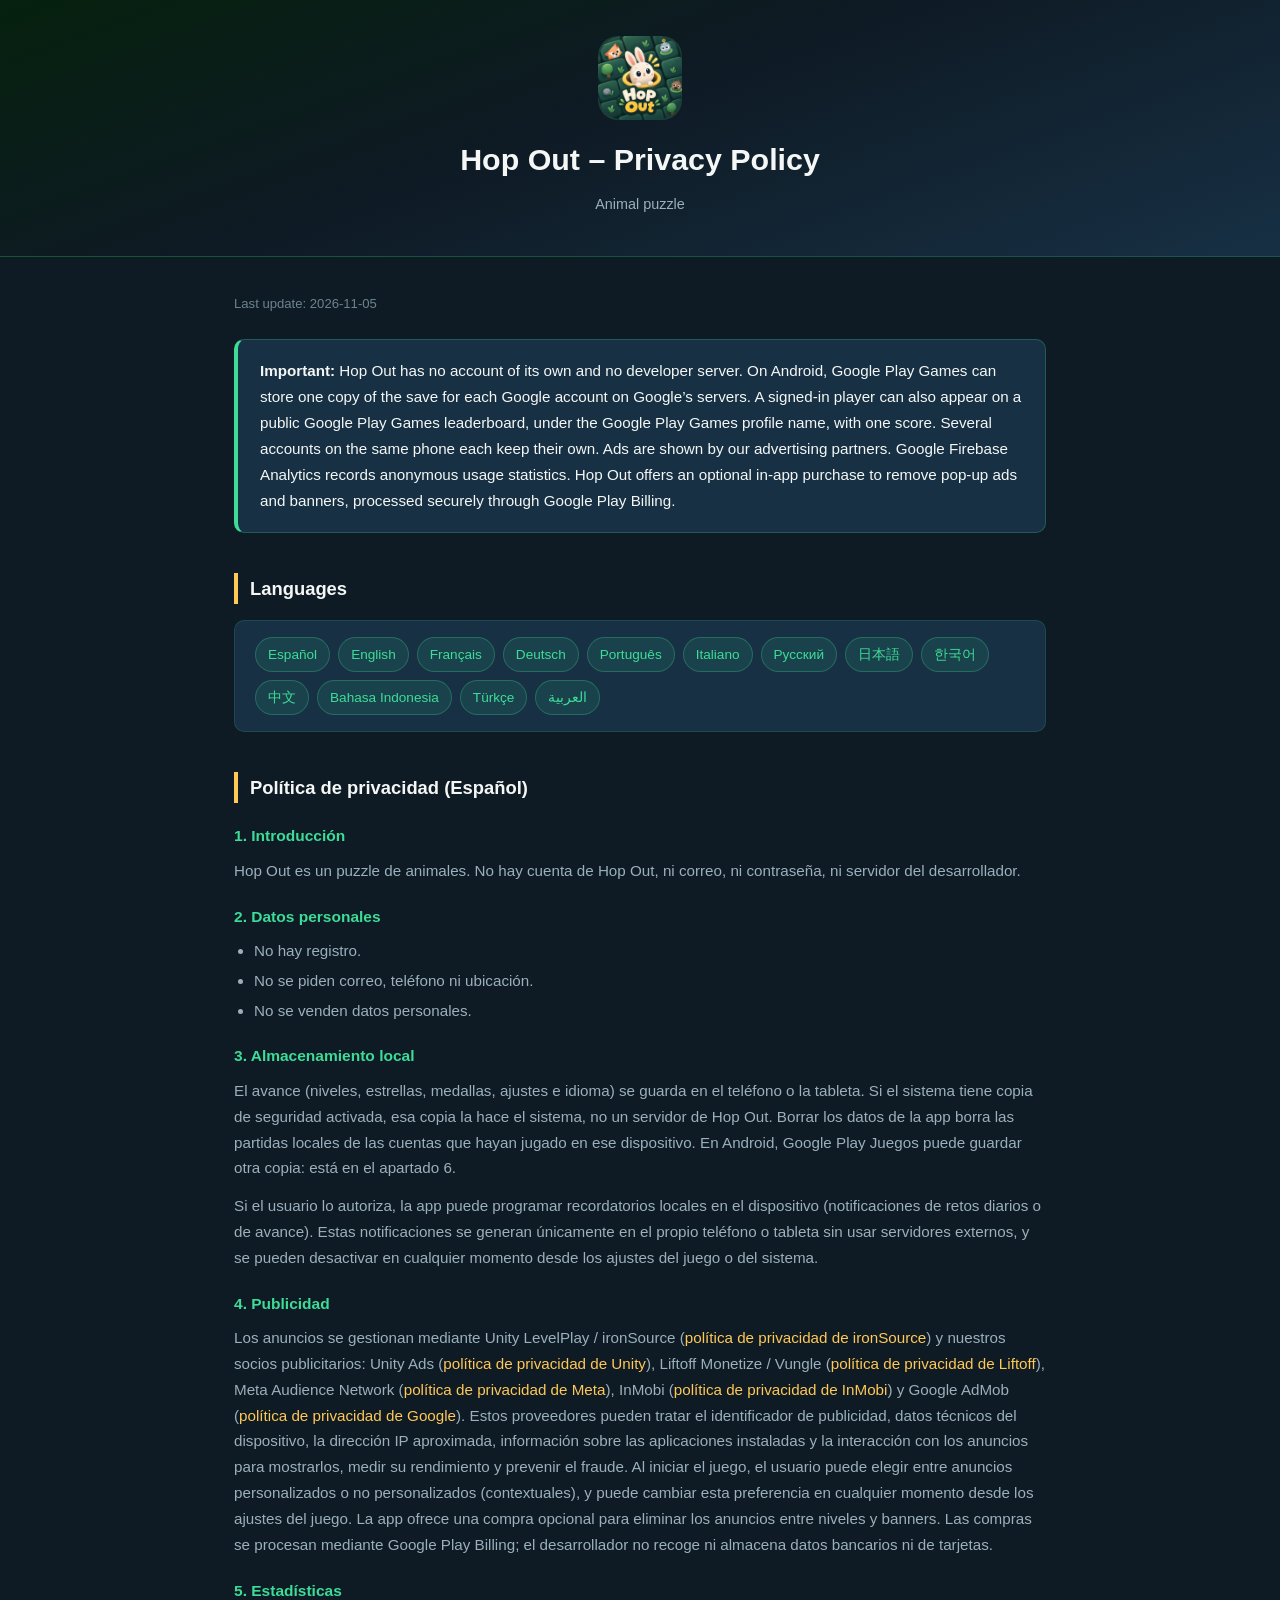
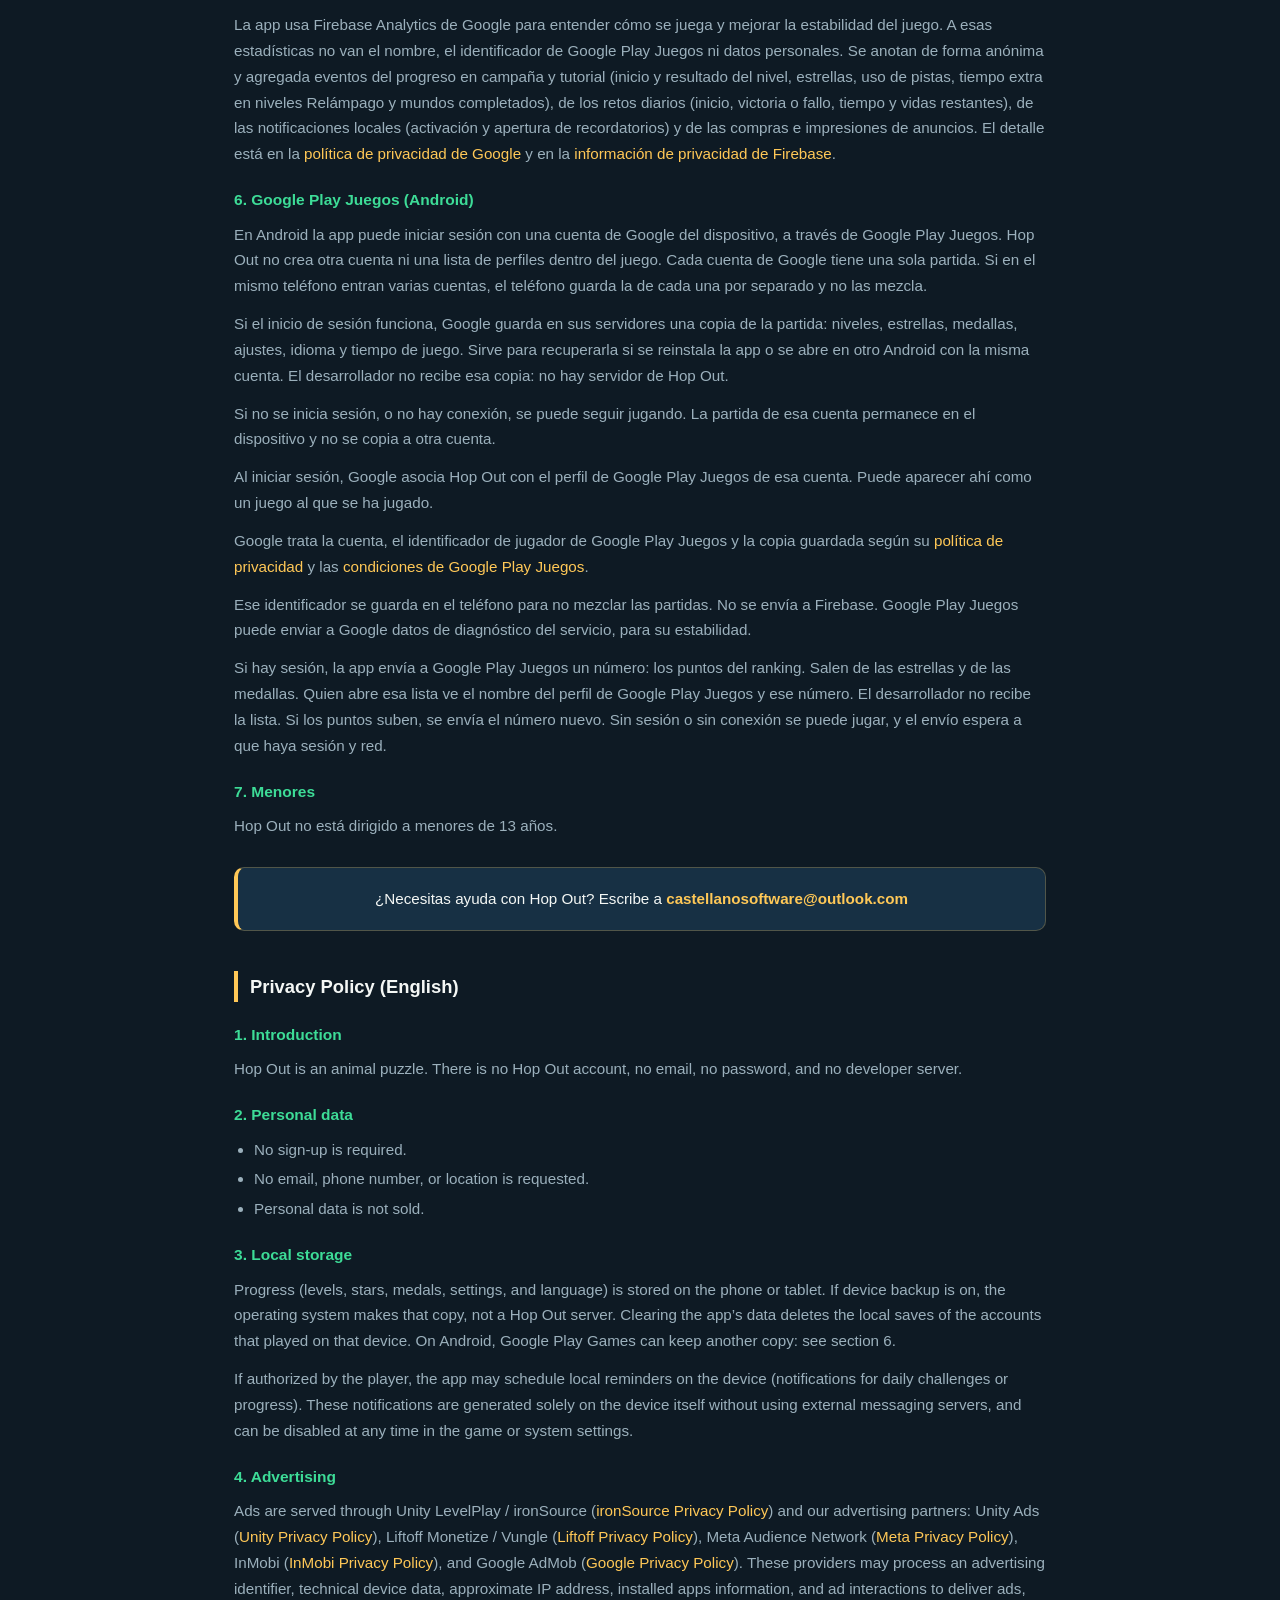
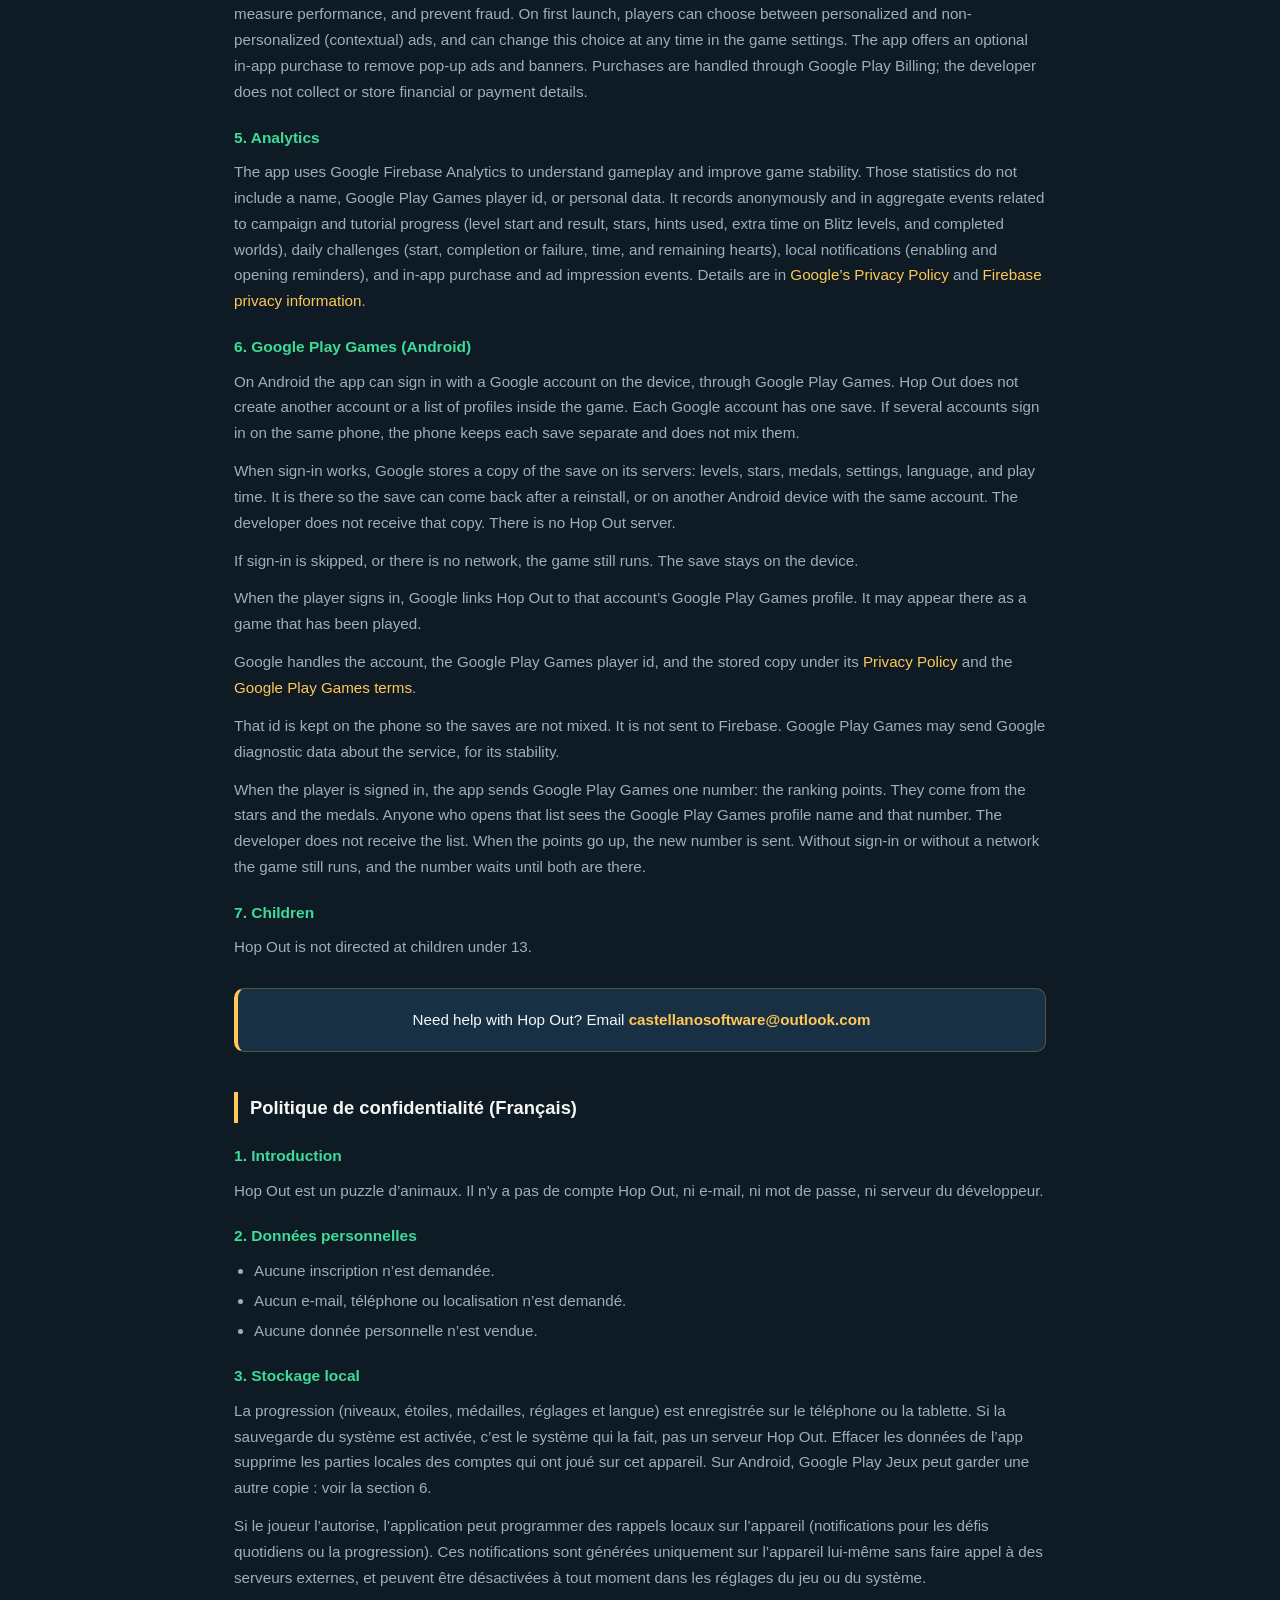
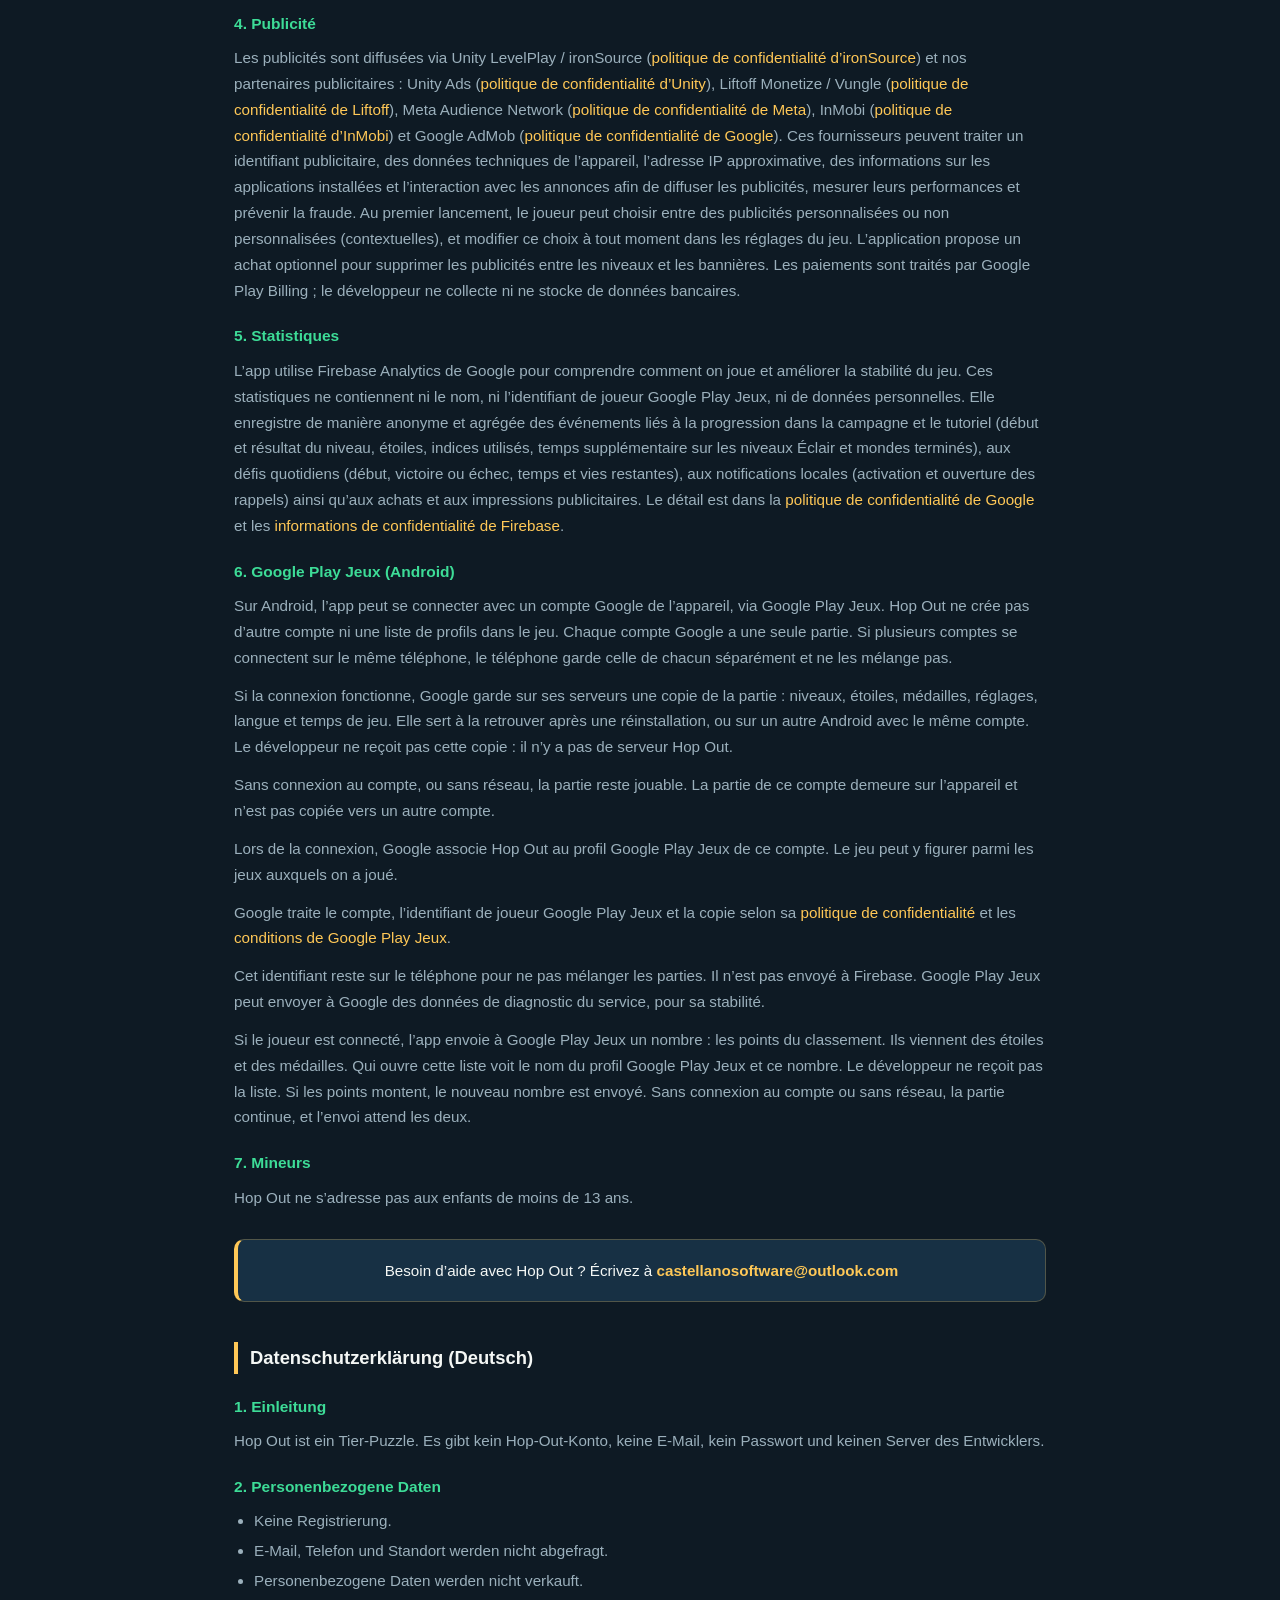
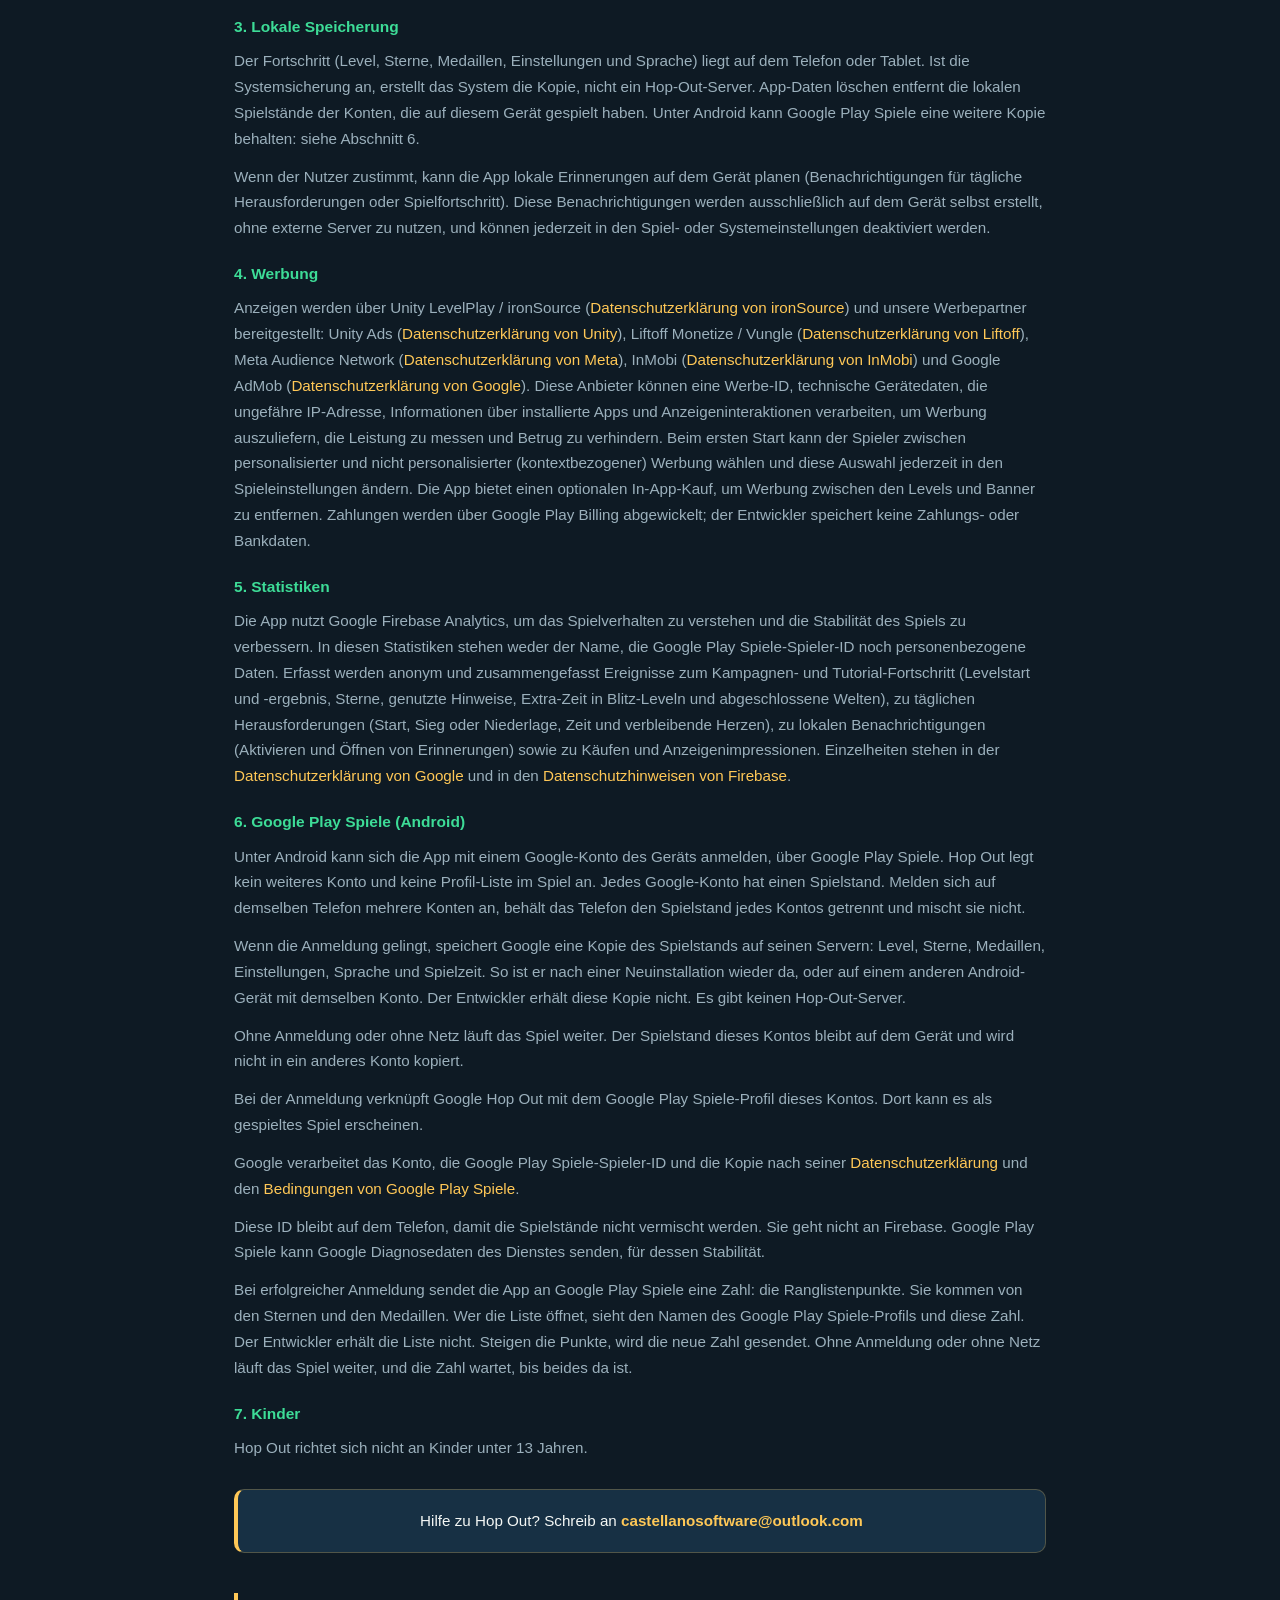
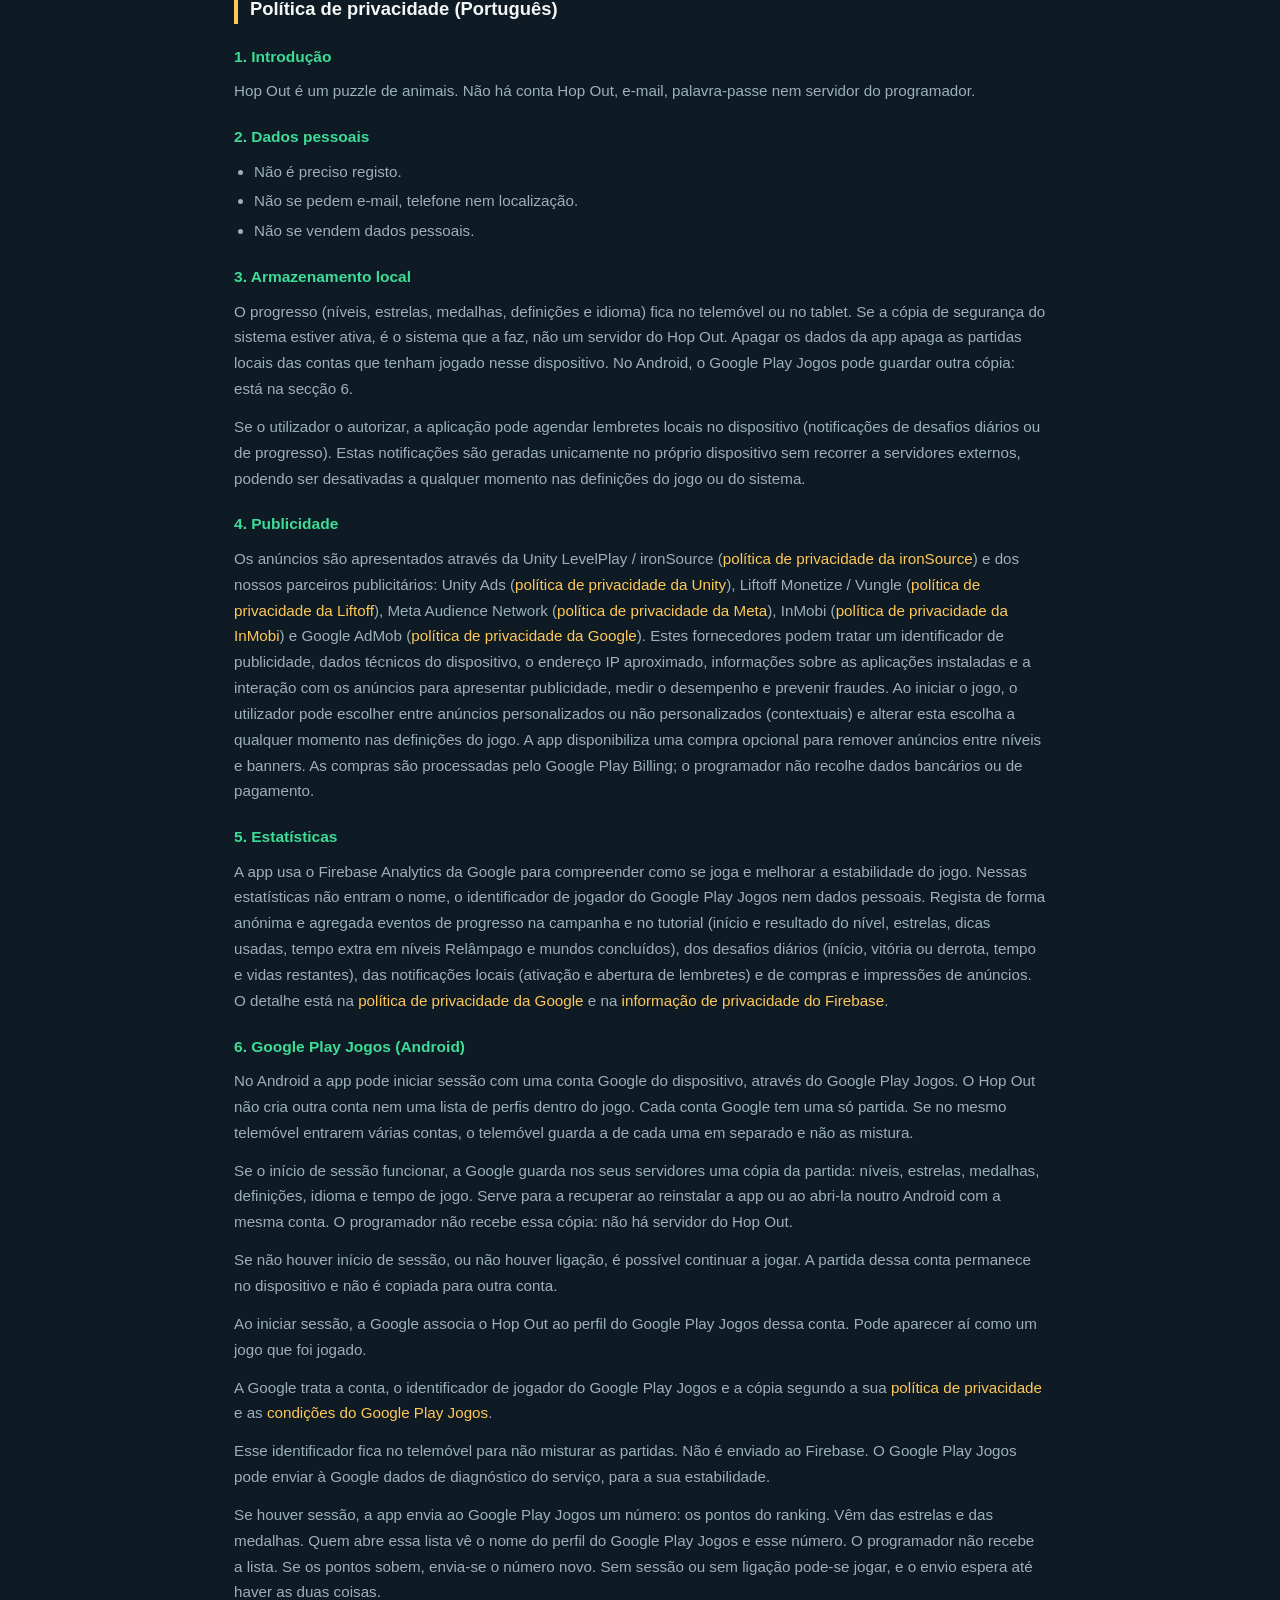
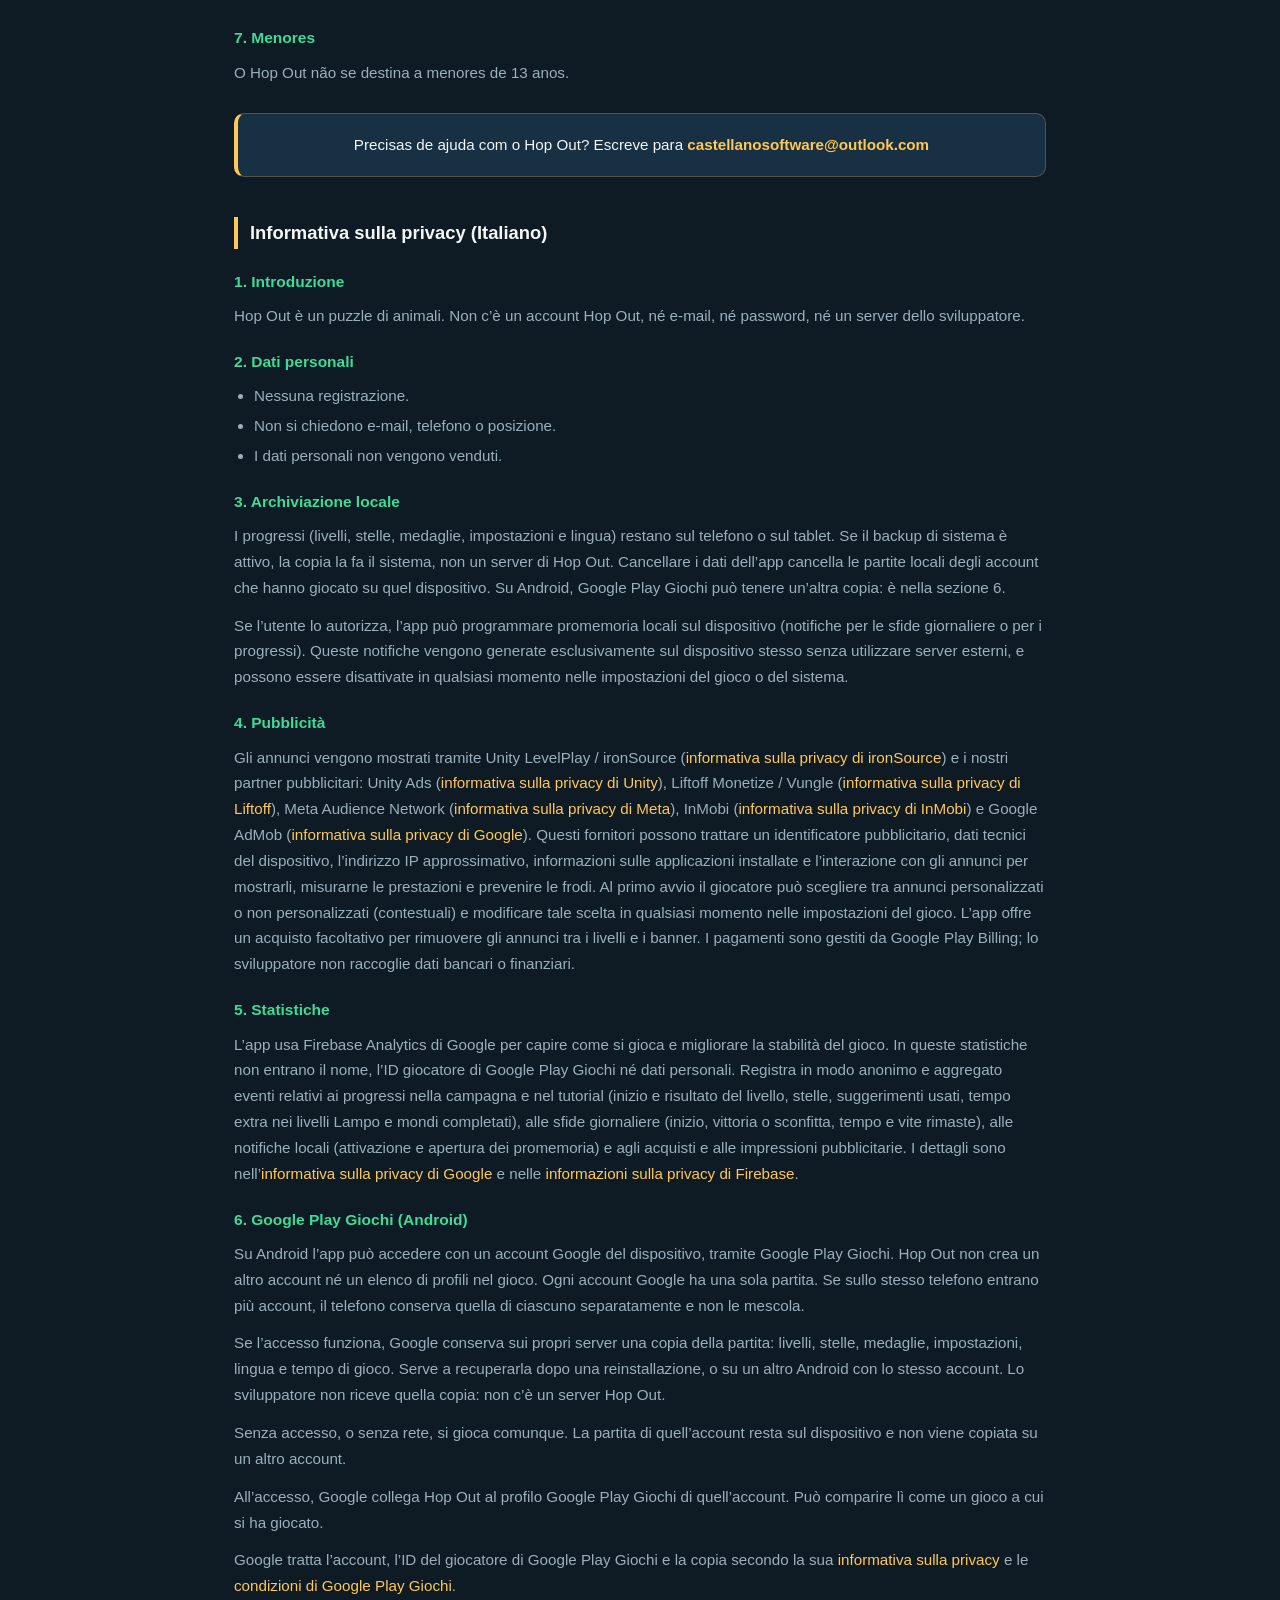
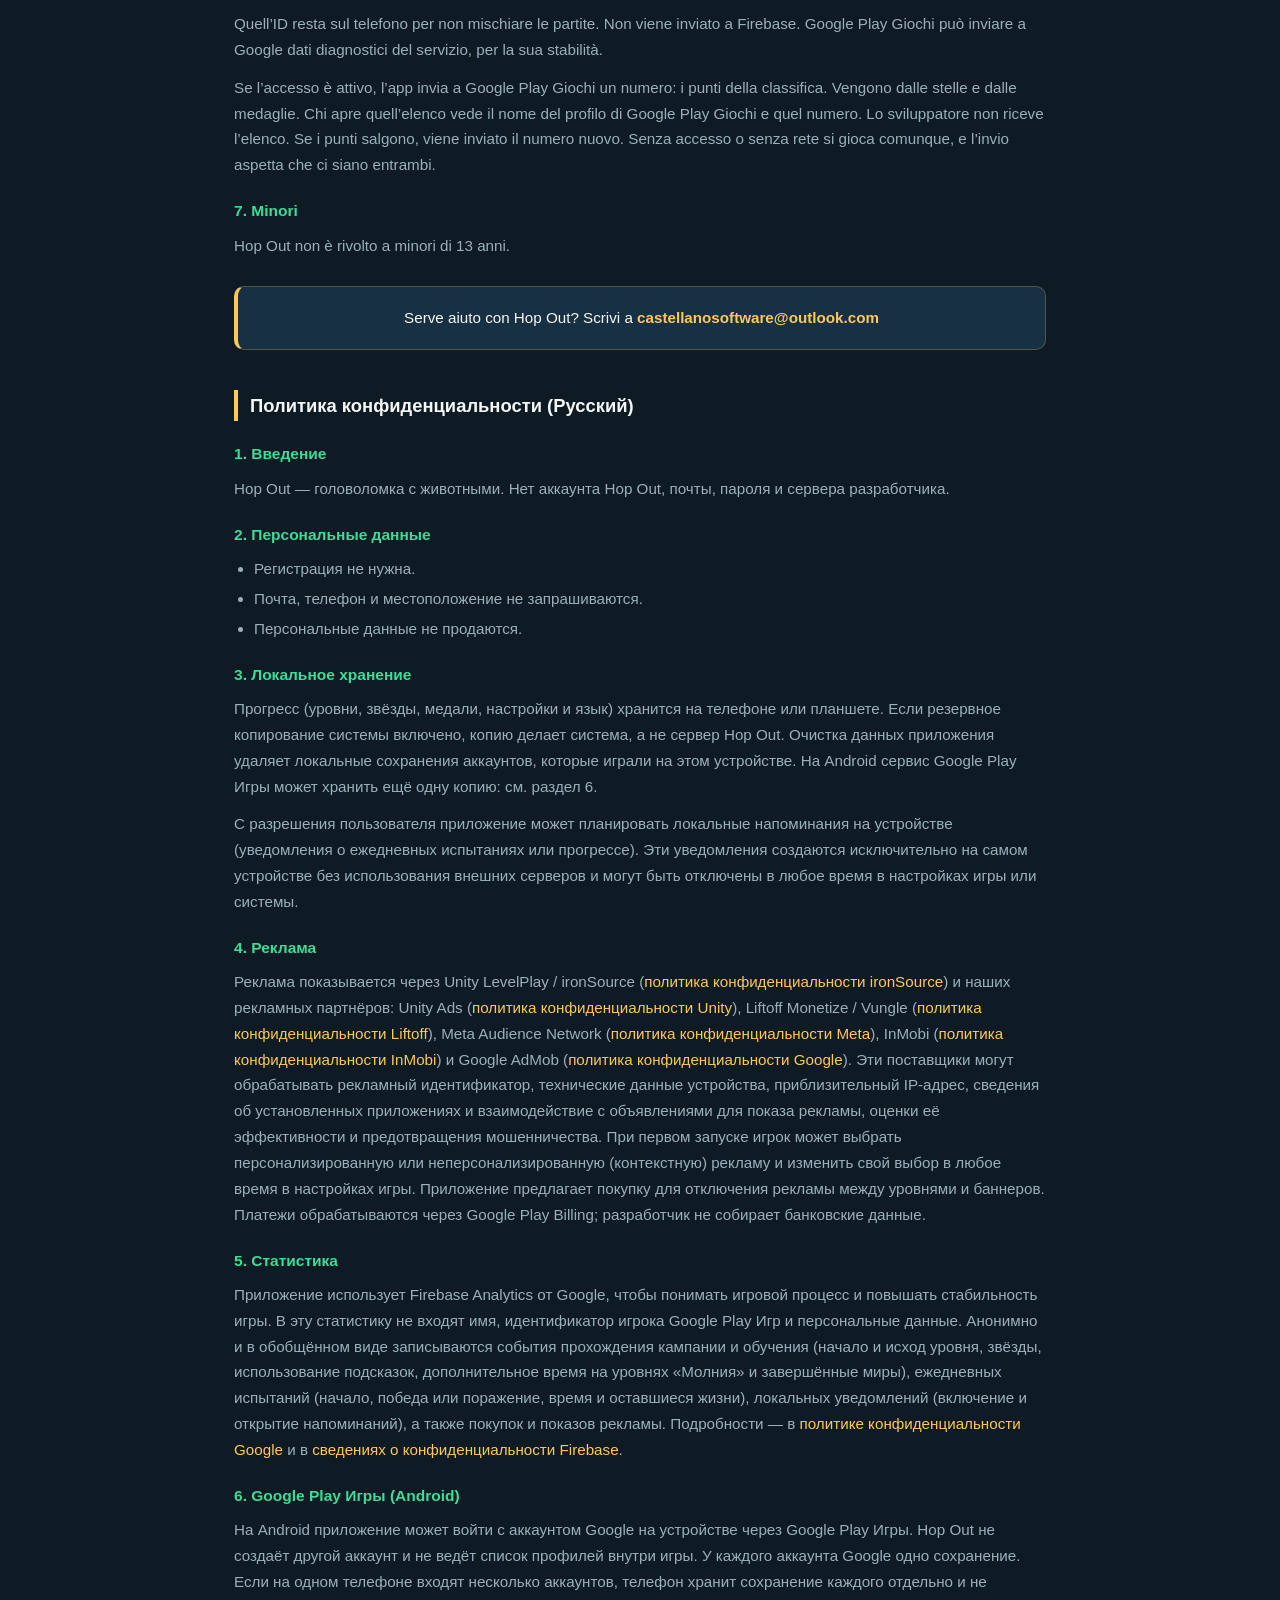
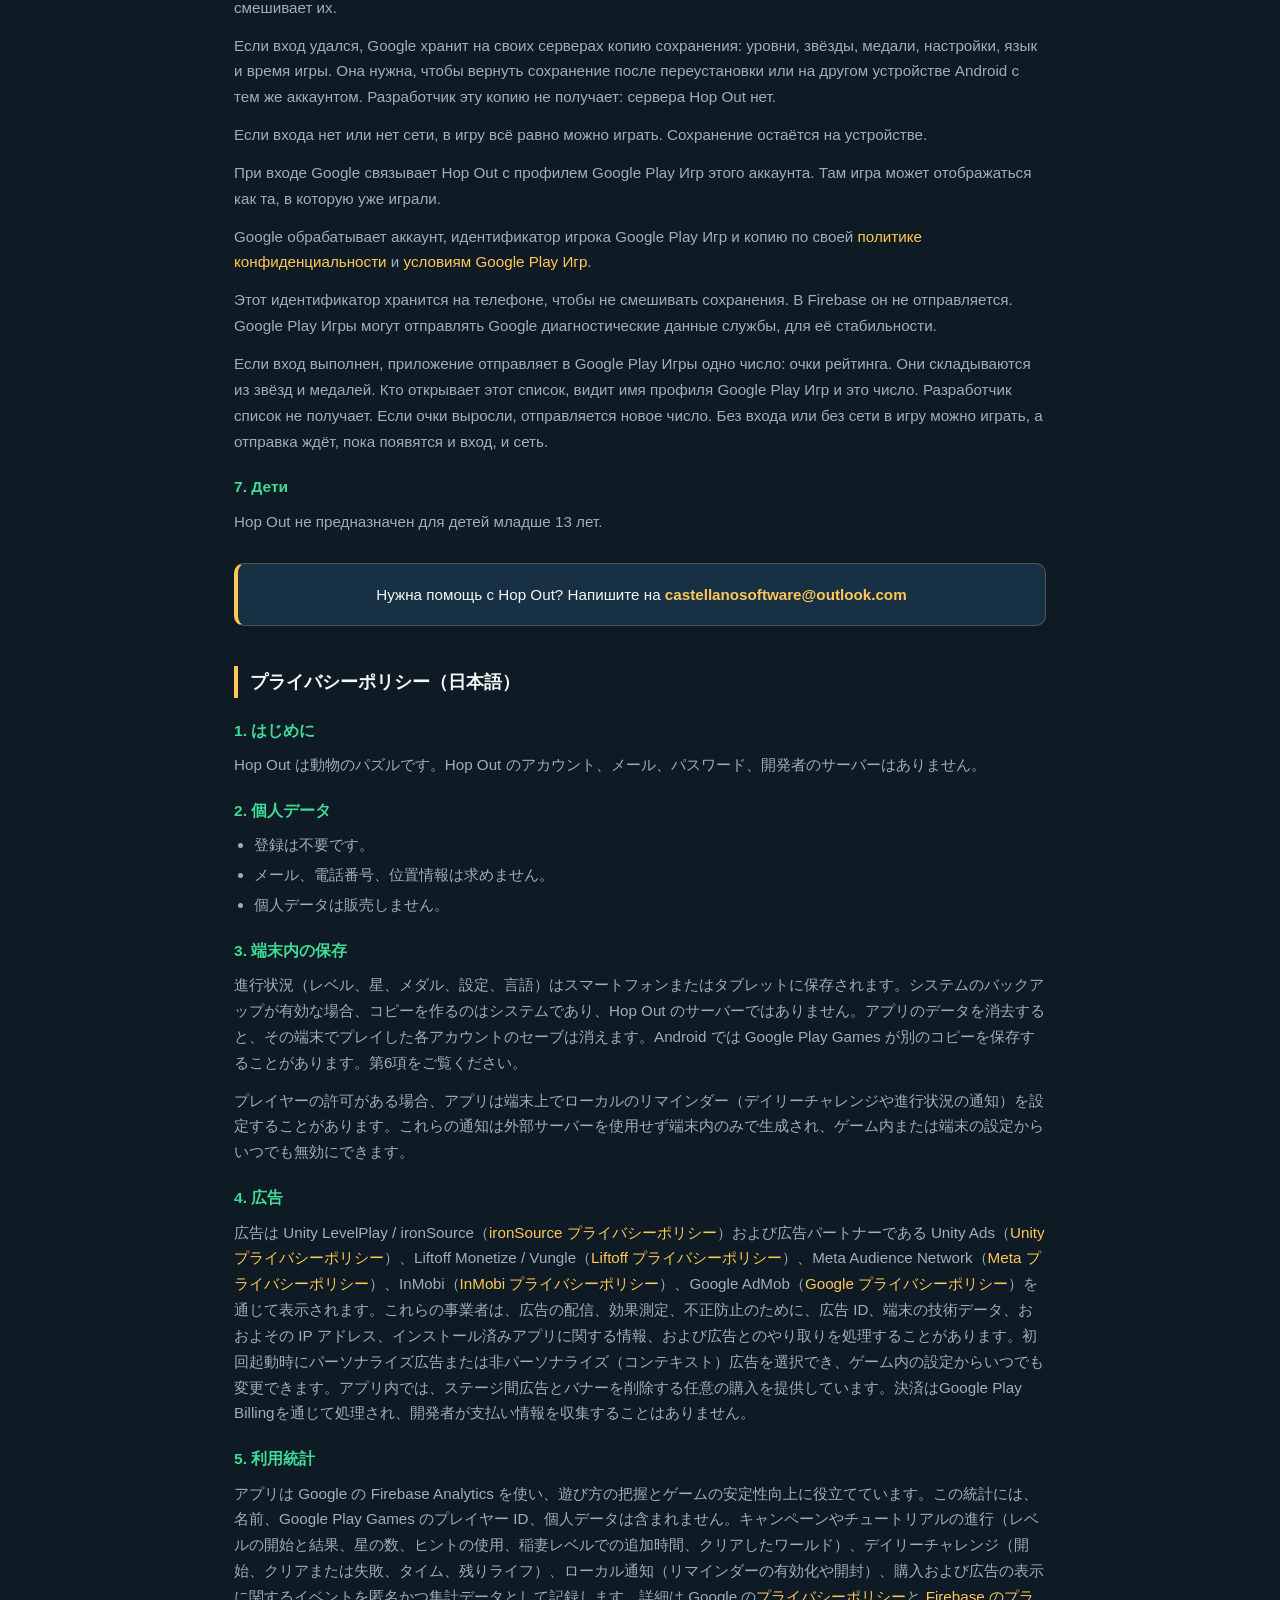
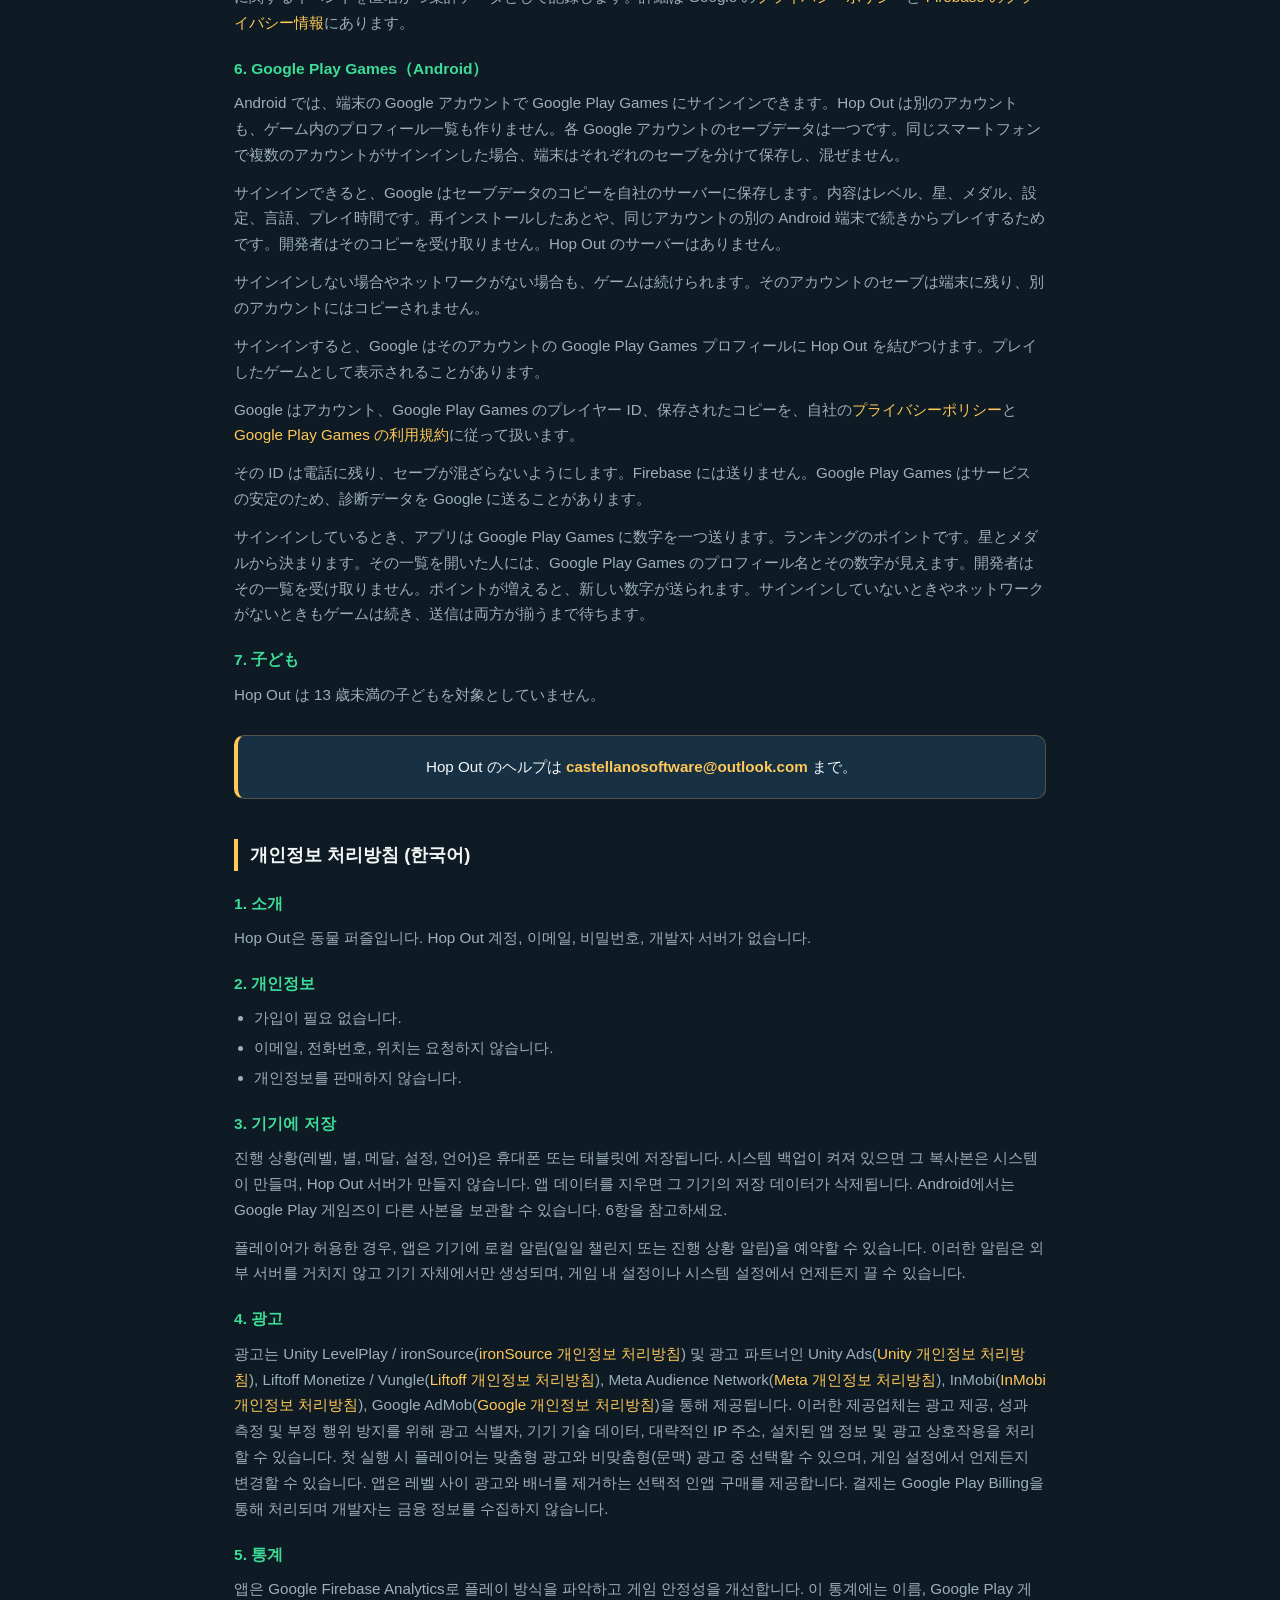
<file: hop-out/privacy/index.html>
<!doctype html>
<html lang="en">

<head>
  <meta charset="utf-8" />
  <meta name="viewport" content="width=device-width, initial-scale=1" />
  <title>Privacy Policy | Hop Out</title>
  <link rel="stylesheet" href="style.css" />
</head>

<body>
  <header>
    <img src="icon.png" alt="Hop Out" />
    <h1>Hop Out – Privacy Policy</h1>
    <p class="subtitle">Animal puzzle</p>
  </header>

  <main>
    <span class="small">Last update: 2026-11-05</span>
    <div class="card">
      <strong>Important:</strong> Hop Out has no account of its own and no developer server. On Android, Google Play Games can store one copy of the save for each Google account on Google’s servers. A signed-in player can also appear on a public Google Play Games leaderboard, under the Google Play Games profile name, with one score. Several accounts on the same phone each keep their own. Ads are shown by our advertising partners. Google Firebase Analytics records anonymous usage statistics. Hop Out offers an optional in-app purchase to remove pop-up ads and banners, processed securely through Google Play Billing.
    </div>

    <h2>Languages</h2>
    <nav>
      <a href="#es">Español</a>
      <a href="#en">English</a>
      <a href="#fr">Français</a>
      <a href="#de">Deutsch</a>
      <a href="#pt">Português</a>
      <a href="#it">Italiano</a>
      <a href="#ru">Русский</a>
      <a href="#ja">日本語</a>
      <a href="#ko">한국어</a>
      <a href="#zh">中文</a>
      <a href="#id">Bahasa Indonesia</a>
      <a href="#tr">Türkçe</a>
      <a href="#ar">العربية</a>
    </nav>

    <h2 id="es">Política de privacidad (Español)</h2>
    <h3>1. Introducción</h3>
    <p>Hop Out es un puzzle de animales. No hay cuenta de Hop Out, ni correo, ni contraseña, ni servidor del desarrollador.</p>
    <h3>2. Datos personales</h3>
    <ul>
      <li>No hay registro.</li>
      <li>No se piden correo, teléfono ni ubicación.</li>
      <li>No se venden datos personales.</li>
    </ul>
    <h3>3. Almacenamiento local</h3>
    <p>El avance (niveles, estrellas, medallas, ajustes e idioma) se guarda en el teléfono o la tableta. Si el sistema tiene copia de seguridad activada, esa copia la hace el sistema, no un servidor de Hop Out. Borrar los datos de la app borra las partidas locales de las cuentas que hayan jugado en ese dispositivo. En Android, Google Play Juegos puede guardar otra copia: está en el apartado 6.</p>
    <p>Si el usuario lo autoriza, la app puede programar recordatorios locales en el dispositivo (notificaciones de retos diarios o de avance). Estas notificaciones se generan únicamente en el propio teléfono o tableta sin usar servidores externos, y se pueden desactivar en cualquier momento desde los ajustes del juego o del sistema.</p>
    <h3>4. Publicidad</h3>
    <p>Los anuncios se gestionan mediante Unity LevelPlay / ironSource (<a href="https://developers.is.com/ironsource-mobile/air/ironsource-mobile-privacy-policy/">política de privacidad de ironSource</a>) y nuestros socios publicitarios: Unity Ads (<a href="https://unity.com/legal/game-player-and-app-user-privacy-policy">política de privacidad de Unity</a>), Liftoff Monetize / Vungle (<a href="https://liftoff.io/privacy-policy/">política de privacidad de Liftoff</a>), Meta Audience Network (<a href="https://www.facebook.com/privacy/policy/">política de privacidad de Meta</a>), InMobi (<a href="https://www.inmobi.com/privacy-policy">política de privacidad de InMobi</a>) y Google AdMob (<a href="https://policies.google.com/privacy">política de privacidad de Google</a>). Estos proveedores pueden tratar el identificador de publicidad, datos técnicos del dispositivo, la dirección IP aproximada, información sobre las aplicaciones instaladas y la interacción con los anuncios para mostrarlos, medir su rendimiento y prevenir el fraude. Al iniciar el juego, el usuario puede elegir entre anuncios personalizados o no personalizados (contextuales), y puede cambiar esta preferencia en cualquier momento desde los ajustes del juego. La app ofrece una compra opcional para eliminar los anuncios entre niveles y banners. Las compras se procesan mediante Google Play Billing; el desarrollador no recoge ni almacena datos bancarios ni de tarjetas.</p>
    <h3>5. Estadísticas</h3>
    <p>La app usa Firebase Analytics de Google para entender cómo se juega y mejorar la estabilidad del juego. A esas estadísticas no van el nombre, el identificador de Google Play Juegos ni datos personales. Se anotan de forma anónima y agregada eventos del progreso en campaña y tutorial (inicio y resultado del nivel, estrellas, uso de pistas, tiempo extra en niveles Relámpago y mundos completados), de los retos diarios (inicio, victoria o fallo, tiempo y vidas restantes), de las notificaciones locales (activación y apertura de recordatorios) y de las compras e impresiones de anuncios. El detalle está en la <a href="https://policies.google.com/privacy">política de privacidad de Google</a> y en la <a href="https://firebase.google.com/support/privacy">información de privacidad de Firebase</a>.</p>
    <h3>6. Google Play Juegos (Android)</h3>
    <p>En Android la app puede iniciar sesión con una cuenta de Google del dispositivo, a través de Google Play Juegos. Hop Out no crea otra cuenta ni una lista de perfiles dentro del juego. Cada cuenta de Google tiene una sola partida. Si en el mismo teléfono entran varias cuentas, el teléfono guarda la de cada una por separado y no las mezcla.</p>
    <p>Si el inicio de sesión funciona, Google guarda en sus servidores una copia de la partida: niveles, estrellas, medallas, ajustes, idioma y tiempo de juego. Sirve para recuperarla si se reinstala la app o se abre en otro Android con la misma cuenta. El desarrollador no recibe esa copia: no hay servidor de Hop Out.</p>
    <p>Si no se inicia sesión, o no hay conexión, se puede seguir jugando. La partida de esa cuenta permanece en el dispositivo y no se copia a otra cuenta.</p>
    <p>Al iniciar sesión, Google asocia Hop Out con el perfil de Google Play Juegos de esa cuenta. Puede aparecer ahí como un juego al que se ha jugado.</p>
    <p>Google trata la cuenta, el identificador de jugador de Google Play Juegos y la copia guardada según su <a href="https://policies.google.com/privacy">política de privacidad</a> y las <a href="https://developers.google.com/games/services/terms">condiciones de Google Play Juegos</a>.</p>
    <p>Ese identificador se guarda en el teléfono para no mezclar las partidas. No se envía a Firebase. Google Play Juegos puede enviar a Google datos de diagnóstico del servicio, para su estabilidad.</p>
    <p>Si hay sesión, la app envía a Google Play Juegos un número: los puntos del ranking. Salen de las estrellas y de las medallas. Quien abre esa lista ve el nombre del perfil de Google Play Juegos y ese número. El desarrollador no recibe la lista. Si los puntos suben, se envía el número nuevo. Sin sesión o sin conexión se puede jugar, y el envío espera a que haya sesión y red.</p>
    <h3>7. Menores</h3>
    <p>Hop Out no está dirigido a menores de 13 años.</p>
    <div class="support-block">
      <p>¿Necesitas ayuda con Hop Out? Escribe a <a href="mailto:castellanosoftware@outlook.com">castellanosoftware@outlook.com</a></p>
    </div>

    <h2 id="en">Privacy Policy (English)</h2>
    <h3>1. Introduction</h3>
    <p>Hop Out is an animal puzzle. There is no Hop Out account, no email, no password, and no developer server.</p>
    <h3>2. Personal data</h3>
    <ul>
      <li>No sign-up is required.</li>
      <li>No email, phone number, or location is requested.</li>
      <li>Personal data is not sold.</li>
    </ul>
    <h3>3. Local storage</h3>
    <p>Progress (levels, stars, medals, settings, and language) is stored on the phone or tablet. If device backup is on, the operating system makes that copy, not a Hop Out server. Clearing the app’s data deletes the local saves of the accounts that played on that device. On Android, Google Play Games can keep another copy: see section 6.</p>
    <p>If authorized by the player, the app may schedule local reminders on the device (notifications for daily challenges or progress). These notifications are generated solely on the device itself without using external messaging servers, and can be disabled at any time in the game or system settings.</p>
    <h3>4. Advertising</h3>
    <p>Ads are served through Unity LevelPlay / ironSource (<a href="https://developers.is.com/ironsource-mobile/air/ironsource-mobile-privacy-policy/">ironSource Privacy Policy</a>) and our advertising partners: Unity Ads (<a href="https://unity.com/legal/game-player-and-app-user-privacy-policy">Unity Privacy Policy</a>), Liftoff Monetize / Vungle (<a href="https://liftoff.io/privacy-policy/">Liftoff Privacy Policy</a>), Meta Audience Network (<a href="https://www.facebook.com/privacy/policy/">Meta Privacy Policy</a>), InMobi (<a href="https://www.inmobi.com/privacy-policy">InMobi Privacy Policy</a>), and Google AdMob (<a href="https://policies.google.com/privacy">Google Privacy Policy</a>). These providers may process an advertising identifier, technical device data, approximate IP address, installed apps information, and ad interactions to deliver ads, measure performance, and prevent fraud. On first launch, players can choose between personalized and non-personalized (contextual) ads, and can change this choice at any time in the game settings. The app offers an optional in-app purchase to remove pop-up ads and banners. Purchases are handled through Google Play Billing; the developer does not collect or store financial or payment details.</p>
    <h3>5. Analytics</h3>
    <p>The app uses Google Firebase Analytics to understand gameplay and improve game stability. Those statistics do not include a name, Google Play Games player id, or personal data. It records anonymously and in aggregate events related to campaign and tutorial progress (level start and result, stars, hints used, extra time on Blitz levels, and completed worlds), daily challenges (start, completion or failure, time, and remaining hearts), local notifications (enabling and opening reminders), and in-app purchase and ad impression events. Details are in <a href="https://policies.google.com/privacy">Google’s Privacy Policy</a> and <a href="https://firebase.google.com/support/privacy">Firebase privacy information</a>.</p>
    <h3>6. Google Play Games (Android)</h3>
    <p>On Android the app can sign in with a Google account on the device, through Google Play Games. Hop Out does not create another account or a list of profiles inside the game. Each Google account has one save. If several accounts sign in on the same phone, the phone keeps each save separate and does not mix them.</p>
    <p>When sign-in works, Google stores a copy of the save on its servers: levels, stars, medals, settings, language, and play time. It is there so the save can come back after a reinstall, or on another Android device with the same account. The developer does not receive that copy. There is no Hop Out server.</p>
    <p>If sign-in is skipped, or there is no network, the game still runs. The save stays on the device.</p>
    <p>When the player signs in, Google links Hop Out to that account’s Google Play Games profile. It may appear there as a game that has been played.</p>
    <p>Google handles the account, the Google Play Games player id, and the stored copy under its <a href="https://policies.google.com/privacy">Privacy Policy</a> and the <a href="https://developers.google.com/games/services/terms">Google Play Games terms</a>.</p>
    <p>That id is kept on the phone so the saves are not mixed. It is not sent to Firebase. Google Play Games may send Google diagnostic data about the service, for its stability.</p>
    <p>When the player is signed in, the app sends Google Play Games one number: the ranking points. They come from the stars and the medals. Anyone who opens that list sees the Google Play Games profile name and that number. The developer does not receive the list. When the points go up, the new number is sent. Without sign-in or without a network the game still runs, and the number waits until both are there.</p>
    <h3>7. Children</h3>
    <p>Hop Out is not directed at children under 13.</p>
    <div class="support-block">
      <p>Need help with Hop Out? Email <a href="mailto:castellanosoftware@outlook.com">castellanosoftware@outlook.com</a></p>
    </div>

    <h2 id="fr">Politique de confidentialité (Français)</h2>
    <h3>1. Introduction</h3>
    <p>Hop Out est un puzzle d’animaux. Il n’y a pas de compte Hop Out, ni e-mail, ni mot de passe, ni serveur du développeur.</p>
    <h3>2. Données personnelles</h3>
    <ul>
      <li>Aucune inscription n’est demandée.</li>
      <li>Aucun e-mail, téléphone ou localisation n’est demandé.</li>
      <li>Aucune donnée personnelle n’est vendue.</li>
    </ul>
    <h3>3. Stockage local</h3>
    <p>La progression (niveaux, étoiles, médailles, réglages et langue) est enregistrée sur le téléphone ou la tablette. Si la sauvegarde du système est activée, c’est le système qui la fait, pas un serveur Hop Out. Effacer les données de l’app supprime les parties locales des comptes qui ont joué sur cet appareil. Sur Android, Google Play Jeux peut garder une autre copie : voir la section 6.</p>
    <p>Si le joueur l’autorise, l’application peut programmer des rappels locaux sur l’appareil (notifications pour les défis quotidiens ou la progression). Ces notifications sont générées uniquement sur l’appareil lui-même sans faire appel à des serveurs externes, et peuvent être désactivées à tout moment dans les réglages du jeu ou du système.</p>
    <h3>4. Publicité</h3>
    <p>Les publicités sont diffusées via Unity LevelPlay / ironSource (<a href="https://developers.is.com/ironsource-mobile/air/ironsource-mobile-privacy-policy/">politique de confidentialité d’ironSource</a>) et nos partenaires publicitaires : Unity Ads (<a href="https://unity.com/legal/game-player-and-app-user-privacy-policy">politique de confidentialité d’Unity</a>), Liftoff Monetize / Vungle (<a href="https://liftoff.io/privacy-policy/">politique de confidentialité de Liftoff</a>), Meta Audience Network (<a href="https://www.facebook.com/privacy/policy/">politique de confidentialité de Meta</a>), InMobi (<a href="https://www.inmobi.com/privacy-policy">politique de confidentialité d’InMobi</a>) et Google AdMob (<a href="https://policies.google.com/privacy">politique de confidentialité de Google</a>). Ces fournisseurs peuvent traiter un identifiant publicitaire, des données techniques de l’appareil, l’adresse IP approximative, des informations sur les applications installées et l’interaction avec les annonces afin de diffuser les publicités, mesurer leurs performances et prévenir la fraude. Au premier lancement, le joueur peut choisir entre des publicités personnalisées ou non personnalisées (contextuelles), et modifier ce choix à tout moment dans les réglages du jeu. L’application propose un achat optionnel pour supprimer les publicités entre les niveaux et les bannières. Les paiements sont traités par Google Play Billing ; le développeur ne collecte ni ne stocke de données bancaires.</p>
    <h3>5. Statistiques</h3>
    <p>L’app utilise Firebase Analytics de Google pour comprendre comment on joue et améliorer la stabilité du jeu. Ces statistiques ne contiennent ni le nom, ni l’identifiant de joueur Google Play Jeux, ni de données personnelles. Elle enregistre de manière anonyme et agrégée des événements liés à la progression dans la campagne et le tutoriel (début et résultat du niveau, étoiles, indices utilisés, temps supplémentaire sur les niveaux Éclair et mondes terminés), aux défis quotidiens (début, victoire ou échec, temps et vies restantes), aux notifications locales (activation et ouverture des rappels) ainsi qu’aux achats et aux impressions publicitaires. Le détail est dans la <a href="https://policies.google.com/privacy">politique de confidentialité de Google</a> et les <a href="https://firebase.google.com/support/privacy">informations de confidentialité de Firebase</a>.</p>
    <h3>6. Google Play Jeux (Android)</h3>
    <p>Sur Android, l’app peut se connecter avec un compte Google de l’appareil, via Google Play Jeux. Hop Out ne crée pas d’autre compte ni une liste de profils dans le jeu. Chaque compte Google a une seule partie. Si plusieurs comptes se connectent sur le même téléphone, le téléphone garde celle de chacun séparément et ne les mélange pas.</p>
    <p>Si la connexion fonctionne, Google garde sur ses serveurs une copie de la partie : niveaux, étoiles, médailles, réglages, langue et temps de jeu. Elle sert à la retrouver après une réinstallation, ou sur un autre Android avec le même compte. Le développeur ne reçoit pas cette copie : il n’y a pas de serveur Hop Out.</p>
    <p>Sans connexion au compte, ou sans réseau, la partie reste jouable. La partie de ce compte demeure sur l’appareil et n’est pas copiée vers un autre compte.</p>
    <p>Lors de la connexion, Google associe Hop Out au profil Google Play Jeux de ce compte. Le jeu peut y figurer parmi les jeux auxquels on a joué.</p>
    <p>Google traite le compte, l’identifiant de joueur Google Play Jeux et la copie selon sa <a href="https://policies.google.com/privacy">politique de confidentialité</a> et les <a href="https://developers.google.com/games/services/terms">conditions de Google Play Jeux</a>.</p>
    <p>Cet identifiant reste sur le téléphone pour ne pas mélanger les parties. Il n’est pas envoyé à Firebase. Google Play Jeux peut envoyer à Google des données de diagnostic du service, pour sa stabilité.</p>
    <p>Si le joueur est connecté, l’app envoie à Google Play Jeux un nombre : les points du classement. Ils viennent des étoiles et des médailles. Qui ouvre cette liste voit le nom du profil Google Play Jeux et ce nombre. Le développeur ne reçoit pas la liste. Si les points montent, le nouveau nombre est envoyé. Sans connexion au compte ou sans réseau, la partie continue, et l’envoi attend les deux.</p>
    <h3>7. Mineurs</h3>
    <p>Hop Out ne s’adresse pas aux enfants de moins de 13 ans.</p>
    <div class="support-block">
      <p>Besoin d’aide avec Hop Out ? Écrivez à <a href="mailto:castellanosoftware@outlook.com">castellanosoftware@outlook.com</a></p>
    </div>

    <h2 id="de">Datenschutzerklärung (Deutsch)</h2>
    <h3>1. Einleitung</h3>
    <p>Hop Out ist ein Tier-Puzzle. Es gibt kein Hop-Out-Konto, keine E-Mail, kein Passwort und keinen Server des Entwicklers.</p>
    <h3>2. Personenbezogene Daten</h3>
    <ul>
      <li>Keine Registrierung.</li>
      <li>E-Mail, Telefon und Standort werden nicht abgefragt.</li>
      <li>Personenbezogene Daten werden nicht verkauft.</li>
    </ul>
    <h3>3. Lokale Speicherung</h3>
    <p>Der Fortschritt (Level, Sterne, Medaillen, Einstellungen und Sprache) liegt auf dem Telefon oder Tablet. Ist die Systemsicherung an, erstellt das System die Kopie, nicht ein Hop-Out-Server. App-Daten löschen entfernt die lokalen Spielstände der Konten, die auf diesem Gerät gespielt haben. Unter Android kann Google Play Spiele eine weitere Kopie behalten: siehe Abschnitt 6.</p>
    <p>Wenn der Nutzer zustimmt, kann die App lokale Erinnerungen auf dem Gerät planen (Benachrichtigungen für tägliche Herausforderungen oder Spielfortschritt). Diese Benachrichtigungen werden ausschließlich auf dem Gerät selbst erstellt, ohne externe Server zu nutzen, und können jederzeit in den Spiel- oder Systemeinstellungen deaktiviert werden.</p>
    <h3>4. Werbung</h3>
    <p>Anzeigen werden über Unity LevelPlay / ironSource (<a href="https://developers.is.com/ironsource-mobile/air/ironsource-mobile-privacy-policy/">Datenschutzerklärung von ironSource</a>) und unsere Werbepartner bereitgestellt: Unity Ads (<a href="https://unity.com/legal/game-player-and-app-user-privacy-policy">Datenschutzerklärung von Unity</a>), Liftoff Monetize / Vungle (<a href="https://liftoff.io/privacy-policy/">Datenschutzerklärung von Liftoff</a>), Meta Audience Network (<a href="https://www.facebook.com/privacy/policy/">Datenschutzerklärung von Meta</a>), InMobi (<a href="https://www.inmobi.com/privacy-policy">Datenschutzerklärung von InMobi</a>) und Google AdMob (<a href="https://policies.google.com/privacy">Datenschutzerklärung von Google</a>). Diese Anbieter können eine Werbe-ID, technische Gerätedaten, die ungefähre IP-Adresse, Informationen über installierte Apps und Anzeigeninteraktionen verarbeiten, um Werbung auszuliefern, die Leistung zu messen und Betrug zu verhindern. Beim ersten Start kann der Spieler zwischen personalisierter und nicht personalisierter (kontextbezogener) Werbung wählen und diese Auswahl jederzeit in den Spieleinstellungen ändern. Die App bietet einen optionalen In-App-Kauf, um Werbung zwischen den Levels und Banner zu entfernen. Zahlungen werden über Google Play Billing abgewickelt; der Entwickler speichert keine Zahlungs- oder Bankdaten.</p>
    <h3>5. Statistiken</h3>
    <p>Die App nutzt Google Firebase Analytics, um das Spielverhalten zu verstehen und die Stabilität des Spiels zu verbessern. In diesen Statistiken stehen weder der Name, die Google Play Spiele-Spieler-ID noch personenbezogene Daten. Erfasst werden anonym und zusammengefasst Ereignisse zum Kampagnen- und Tutorial-Fortschritt (Levelstart und -ergebnis, Sterne, genutzte Hinweise, Extra-Zeit in Blitz-Leveln und abgeschlossene Welten), zu täglichen Herausforderungen (Start, Sieg oder Niederlage, Zeit und verbleibende Herzen), zu lokalen Benachrichtigungen (Aktivieren und Öffnen von Erinnerungen) sowie zu Käufen und Anzeigenimpressionen. Einzelheiten stehen in der <a href="https://policies.google.com/privacy">Datenschutzerklärung von Google</a> und in den <a href="https://firebase.google.com/support/privacy">Datenschutzhinweisen von Firebase</a>.</p>
    <h3>6. Google Play Spiele (Android)</h3>
    <p>Unter Android kann sich die App mit einem Google-Konto des Geräts anmelden, über Google Play Spiele. Hop Out legt kein weiteres Konto und keine Profil-Liste im Spiel an. Jedes Google-Konto hat einen Spielstand. Melden sich auf demselben Telefon mehrere Konten an, behält das Telefon den Spielstand jedes Kontos getrennt und mischt sie nicht.</p>
    <p>Wenn die Anmeldung gelingt, speichert Google eine Kopie des Spielstands auf seinen Servern: Level, Sterne, Medaillen, Einstellungen, Sprache und Spielzeit. So ist er nach einer Neuinstallation wieder da, oder auf einem anderen Android-Gerät mit demselben Konto. Der Entwickler erhält diese Kopie nicht. Es gibt keinen Hop-Out-Server.</p>
    <p>Ohne Anmeldung oder ohne Netz läuft das Spiel weiter. Der Spielstand dieses Kontos bleibt auf dem Gerät und wird nicht in ein anderes Konto kopiert.</p>
    <p>Bei der Anmeldung verknüpft Google Hop Out mit dem Google Play Spiele-Profil dieses Kontos. Dort kann es als gespieltes Spiel erscheinen.</p>
    <p>Google verarbeitet das Konto, die Google Play Spiele-Spieler-ID und die Kopie nach seiner <a href="https://policies.google.com/privacy">Datenschutzerklärung</a> und den <a href="https://developers.google.com/games/services/terms">Bedingungen von Google Play Spiele</a>.</p>
    <p>Diese ID bleibt auf dem Telefon, damit die Spielstände nicht vermischt werden. Sie geht nicht an Firebase. Google Play Spiele kann Google Diagnosedaten des Dienstes senden, für dessen Stabilität.</p>
    <p>Bei erfolgreicher Anmeldung sendet die App an Google Play Spiele eine Zahl: die Ranglistenpunkte. Sie kommen von den Sternen und den Medaillen. Wer die Liste öffnet, sieht den Namen des Google Play Spiele-Profils und diese Zahl. Der Entwickler erhält die Liste nicht. Steigen die Punkte, wird die neue Zahl gesendet. Ohne Anmeldung oder ohne Netz läuft das Spiel weiter, und die Zahl wartet, bis beides da ist.</p>
    <h3>7. Kinder</h3>
    <p>Hop Out richtet sich nicht an Kinder unter 13 Jahren.</p>
    <div class="support-block">
      <p>Hilfe zu Hop Out? Schreib an <a href="mailto:castellanosoftware@outlook.com">castellanosoftware@outlook.com</a></p>
    </div>

    <h2 id="pt">Política de privacidade (Português)</h2>
    <h3>1. Introdução</h3>
    <p>Hop Out é um puzzle de animais. Não há conta Hop Out, e-mail, palavra-passe nem servidor do programador.</p>
    <h3>2. Dados pessoais</h3>
    <ul>
      <li>Não é preciso registo.</li>
      <li>Não se pedem e-mail, telefone nem localização.</li>
      <li>Não se vendem dados pessoais.</li>
    </ul>
    <h3>3. Armazenamento local</h3>
    <p>O progresso (níveis, estrelas, medalhas, definições e idioma) fica no telemóvel ou no tablet. Se a cópia de segurança do sistema estiver ativa, é o sistema que a faz, não um servidor do Hop Out. Apagar os dados da app apaga as partidas locais das contas que tenham jogado nesse dispositivo. No Android, o Google Play Jogos pode guardar outra cópia: está na secção 6.</p>
    <p>Se o utilizador o autorizar, a aplicação pode agendar lembretes locais no dispositivo (notificações de desafios diários ou de progresso). Estas notificações são geradas unicamente no próprio dispositivo sem recorrer a servidores externos, podendo ser desativadas a qualquer momento nas definições do jogo ou do sistema.</p>
    <h3>4. Publicidade</h3>
    <p>Os anúncios são apresentados através da Unity LevelPlay / ironSource (<a href="https://developers.is.com/ironsource-mobile/air/ironsource-mobile-privacy-policy/">política de privacidade da ironSource</a>) e dos nossos parceiros publicitários: Unity Ads (<a href="https://unity.com/legal/game-player-and-app-user-privacy-policy">política de privacidade da Unity</a>), Liftoff Monetize / Vungle (<a href="https://liftoff.io/privacy-policy/">política de privacidade da Liftoff</a>), Meta Audience Network (<a href="https://www.facebook.com/privacy/policy/">política de privacidade da Meta</a>), InMobi (<a href="https://www.inmobi.com/privacy-policy">política de privacidade da InMobi</a>) e Google AdMob (<a href="https://policies.google.com/privacy">política de privacidade da Google</a>). Estes fornecedores podem tratar um identificador de publicidade, dados técnicos do dispositivo, o endereço IP aproximado, informações sobre as aplicações instaladas e a interação com os anúncios para apresentar publicidade, medir o desempenho e prevenir fraudes. Ao iniciar o jogo, o utilizador pode escolher entre anúncios personalizados ou não personalizados (contextuais) e alterar esta escolha a qualquer momento nas definições do jogo. A app disponibiliza uma compra opcional para remover anúncios entre níveis e banners. As compras são processadas pelo Google Play Billing; o programador não recolhe dados bancários ou de pagamento.</p>
    <h3>5. Estatísticas</h3>
    <p>A app usa o Firebase Analytics da Google para compreender como se joga e melhorar a estabilidade do jogo. Nessas estatísticas não entram o nome, o identificador de jogador do Google Play Jogos nem dados pessoais. Regista de forma anónima e agregada eventos de progresso na campanha e no tutorial (início e resultado do nível, estrelas, dicas usadas, tempo extra em níveis Relâmpago e mundos concluídos), dos desafios diários (início, vitória ou derrota, tempo e vidas restantes), das notificações locais (ativação e abertura de lembretes) e de compras e impressões de anúncios. O detalhe está na <a href="https://policies.google.com/privacy">política de privacidade da Google</a> e na <a href="https://firebase.google.com/support/privacy">informação de privacidade do Firebase</a>.</p>
    <h3>6. Google Play Jogos (Android)</h3>
    <p>No Android a app pode iniciar sessão com uma conta Google do dispositivo, através do Google Play Jogos. O Hop Out não cria outra conta nem uma lista de perfis dentro do jogo. Cada conta Google tem uma só partida. Se no mesmo telemóvel entrarem várias contas, o telemóvel guarda a de cada uma em separado e não as mistura.</p>
    <p>Se o início de sessão funcionar, a Google guarda nos seus servidores uma cópia da partida: níveis, estrelas, medalhas, definições, idioma e tempo de jogo. Serve para a recuperar ao reinstalar a app ou ao abri-la noutro Android com a mesma conta. O programador não recebe essa cópia: não há servidor do Hop Out.</p>
    <p>Se não houver início de sessão, ou não houver ligação, é possível continuar a jogar. A partida dessa conta permanece no dispositivo e não é copiada para outra conta.</p>
    <p>Ao iniciar sessão, a Google associa o Hop Out ao perfil do Google Play Jogos dessa conta. Pode aparecer aí como um jogo que foi jogado.</p>
    <p>A Google trata a conta, o identificador de jogador do Google Play Jogos e a cópia segundo a sua <a href="https://policies.google.com/privacy">política de privacidade</a> e as <a href="https://developers.google.com/games/services/terms">condições do Google Play Jogos</a>.</p>
    <p>Esse identificador fica no telemóvel para não misturar as partidas. Não é enviado ao Firebase. O Google Play Jogos pode enviar à Google dados de diagnóstico do serviço, para a sua estabilidade.</p>
    <p>Se houver sessão, a app envia ao Google Play Jogos um número: os pontos do ranking. Vêm das estrelas e das medalhas. Quem abre essa lista vê o nome do perfil do Google Play Jogos e esse número. O programador não recebe a lista. Se os pontos sobem, envia-se o número novo. Sem sessão ou sem ligação pode-se jogar, e o envio espera até haver as duas coisas.</p>
    <h3>7. Menores</h3>
    <p>O Hop Out não se destina a menores de 13 anos.</p>
    <div class="support-block">
      <p>Precisas de ajuda com o Hop Out? Escreve para <a href="mailto:castellanosoftware@outlook.com">castellanosoftware@outlook.com</a></p>
    </div>

    <h2 id="it">Informativa sulla privacy (Italiano)</h2>
    <h3>1. Introduzione</h3>
    <p>Hop Out è un puzzle di animali. Non c’è un account Hop Out, né e-mail, né password, né un server dello sviluppatore.</p>
    <h3>2. Dati personali</h3>
    <ul>
      <li>Nessuna registrazione.</li>
      <li>Non si chiedono e-mail, telefono o posizione.</li>
      <li>I dati personali non vengono venduti.</li>
    </ul>
    <h3>3. Archiviazione locale</h3>
    <p>I progressi (livelli, stelle, medaglie, impostazioni e lingua) restano sul telefono o sul tablet. Se il backup di sistema è attivo, la copia la fa il sistema, non un server di Hop Out. Cancellare i dati dell’app cancella le partite locali degli account che hanno giocato su quel dispositivo. Su Android, Google Play Giochi può tenere un’altra copia: è nella sezione 6.</p>
    <p>Se l’utente lo autorizza, l’app può programmare promemoria locali sul dispositivo (notifiche per le sfide giornaliere o per i progressi). Queste notifiche vengono generate esclusivamente sul dispositivo stesso senza utilizzare server esterni, e possono essere disattivate in qualsiasi momento nelle impostazioni del gioco o del sistema.</p>
    <h3>4. Pubblicità</h3>
    <p>Gli annunci vengono mostrati tramite Unity LevelPlay / ironSource (<a href="https://developers.is.com/ironsource-mobile/air/ironsource-mobile-privacy-policy/">informativa sulla privacy di ironSource</a>) e i nostri partner pubblicitari: Unity Ads (<a href="https://unity.com/legal/game-player-and-app-user-privacy-policy">informativa sulla privacy di Unity</a>), Liftoff Monetize / Vungle (<a href="https://liftoff.io/privacy-policy/">informativa sulla privacy di Liftoff</a>), Meta Audience Network (<a href="https://www.facebook.com/privacy/policy/">informativa sulla privacy di Meta</a>), InMobi (<a href="https://www.inmobi.com/privacy-policy">informativa sulla privacy di InMobi</a>) e Google AdMob (<a href="https://policies.google.com/privacy">informativa sulla privacy di Google</a>). Questi fornitori possono trattare un identificatore pubblicitario, dati tecnici del dispositivo, l’indirizzo IP approssimativo, informazioni sulle applicazioni installate e l’interazione con gli annunci per mostrarli, misurarne le prestazioni e prevenire le frodi. Al primo avvio il giocatore può scegliere tra annunci personalizzati o non personalizzati (contestuali) e modificare tale scelta in qualsiasi momento nelle impostazioni del gioco. L’app offre un acquisto facoltativo per rimuovere gli annunci tra i livelli e i banner. I pagamenti sono gestiti da Google Play Billing; lo sviluppatore non raccoglie dati bancari o finanziari.</p>
    <h3>5. Statistiche</h3>
    <p>L’app usa Firebase Analytics di Google per capire come si gioca e migliorare la stabilità del gioco. In queste statistiche non entrano il nome, l’ID giocatore di Google Play Giochi né dati personali. Registra in modo anonimo e aggregato eventi relativi ai progressi nella campagna e nel tutorial (inizio e risultato del livello, stelle, suggerimenti usati, tempo extra nei livelli Lampo e mondi completati), alle sfide giornaliere (inizio, vittoria o sconfitta, tempo e vite rimaste), alle notifiche locali (attivazione e apertura dei promemoria) e agli acquisti e alle impressioni pubblicitarie. I dettagli sono nell’<a href="https://policies.google.com/privacy">informativa sulla privacy di Google</a> e nelle <a href="https://firebase.google.com/support/privacy">informazioni sulla privacy di Firebase</a>.</p>
    <h3>6. Google Play Giochi (Android)</h3>
    <p>Su Android l’app può accedere con un account Google del dispositivo, tramite Google Play Giochi. Hop Out non crea un altro account né un elenco di profili nel gioco. Ogni account Google ha una sola partita. Se sullo stesso telefono entrano più account, il telefono conserva quella di ciascuno separatamente e non le mescola.</p>
    <p>Se l’accesso funziona, Google conserva sui propri server una copia della partita: livelli, stelle, medaglie, impostazioni, lingua e tempo di gioco. Serve a recuperarla dopo una reinstallazione, o su un altro Android con lo stesso account. Lo sviluppatore non riceve quella copia: non c’è un server Hop Out.</p>
    <p>Senza accesso, o senza rete, si gioca comunque. La partita di quell’account resta sul dispositivo e non viene copiata su un altro account.</p>
    <p>All’accesso, Google collega Hop Out al profilo Google Play Giochi di quell’account. Può comparire lì come un gioco a cui si ha giocato.</p>
    <p>Google tratta l’account, l’ID del giocatore di Google Play Giochi e la copia secondo la sua <a href="https://policies.google.com/privacy">informativa sulla privacy</a> e le <a href="https://developers.google.com/games/services/terms">condizioni di Google Play Giochi</a>.</p>
    <p>Quell’ID resta sul telefono per non mischiare le partite. Non viene inviato a Firebase. Google Play Giochi può inviare a Google dati diagnostici del servizio, per la sua stabilità.</p>
    <p>Se l’accesso è attivo, l’app invia a Google Play Giochi un numero: i punti della classifica. Vengono dalle stelle e dalle medaglie. Chi apre quell’elenco vede il nome del profilo di Google Play Giochi e quel numero. Lo sviluppatore non riceve l’elenco. Se i punti salgono, viene inviato il numero nuovo. Senza accesso o senza rete si gioca comunque, e l’invio aspetta che ci siano entrambi.</p>
    <h3>7. Minori</h3>
    <p>Hop Out non è rivolto a minori di 13 anni.</p>
    <div class="support-block">
      <p>Serve aiuto con Hop Out? Scrivi a <a href="mailto:castellanosoftware@outlook.com">castellanosoftware@outlook.com</a></p>
    </div>

    <h2 id="ru">Политика конфиденциальности (Русский)</h2>
    <h3>1. Введение</h3>
    <p>Hop Out — головоломка с животными. Нет аккаунта Hop Out, почты, пароля и сервера разработчика.</p>
    <h3>2. Персональные данные</h3>
    <ul>
      <li>Регистрация не нужна.</li>
      <li>Почта, телефон и местоположение не запрашиваются.</li>
      <li>Персональные данные не продаются.</li>
    </ul>
    <h3>3. Локальное хранение</h3>
    <p>Прогресс (уровни, звёзды, медали, настройки и язык) хранится на телефоне или планшете. Если резервное копирование системы включено, копию делает система, а не сервер Hop Out. Очистка данных приложения удаляет локальные сохранения аккаунтов, которые играли на этом устройстве. На Android сервис Google Play Игры может хранить ещё одну копию: см. раздел 6.</p>
    <p>С разрешения пользователя приложение может планировать локальные напоминания на устройстве (уведомления о ежедневных испытаниях или прогрессе). Эти уведомления создаются исключительно на самом устройстве без использования внешних серверов и могут быть отключены в любое время в настройках игры или системы.</p>
    <h3>4. Реклама</h3>
    <p>Реклама показывается через Unity LevelPlay / ironSource (<a href="https://developers.is.com/ironsource-mobile/air/ironsource-mobile-privacy-policy/">политика конфиденциальности ironSource</a>) и наших рекламных партнёров: Unity Ads (<a href="https://unity.com/legal/game-player-and-app-user-privacy-policy">политика конфиденциальности Unity</a>), Liftoff Monetize / Vungle (<a href="https://liftoff.io/privacy-policy/">политика конфиденциальности Liftoff</a>), Meta Audience Network (<a href="https://www.facebook.com/privacy/policy/">политика конфиденциальности Meta</a>), InMobi (<a href="https://www.inmobi.com/privacy-policy">политика конфиденциальности InMobi</a>) и Google AdMob (<a href="https://policies.google.com/privacy">политика конфиденциальности Google</a>). Эти поставщики могут обрабатывать рекламный идентификатор, технические данные устройства, приблизительный IP-адрес, сведения об установленных приложениях и взаимодействие с объявлениями для показа рекламы, оценки её эффективности и предотвращения мошенничества. При первом запуске игрок может выбрать персонализированную или неперсонализированную (контекстную) рекламу и изменить свой выбор в любое время в настройках игры. Приложение предлагает покупку для отключения рекламы между уровнями и баннеров. Платежи обрабатываются через Google Play Billing; разработчик не собирает банковские данные.</p>
    <h3>5. Статистика</h3>
    <p>Приложение использует Firebase Analytics от Google, чтобы понимать игровой процесс и повышать стабильность игры. В эту статистику не входят имя, идентификатор игрока Google Play Игр и персональные данные. Анонимно и в обобщённом виде записываются события прохождения кампании и обучения (начало и исход уровня, звёзды, использование подсказок, дополнительное время на уровнях «Молния» и завершённые миры), ежедневных испытаний (начало, победа или поражение, время и оставшиеся жизни), локальных уведомлений (включение и открытие напоминаний), а также покупок и показов рекламы. Подробности — в <a href="https://policies.google.com/privacy">политике конфиденциальности Google</a> и в <a href="https://firebase.google.com/support/privacy">сведениях о конфиденциальности Firebase</a>.</p>
    <h3>6. Google Play Игры (Android)</h3>
    <p>На Android приложение может войти с аккаунтом Google на устройстве через Google Play Игры. Hop Out не создаёт другой аккаунт и не ведёт список профилей внутри игры. У каждого аккаунта Google одно сохранение. Если на одном телефоне входят несколько аккаунтов, телефон хранит сохранение каждого отдельно и не смешивает их.</p>
    <p>Если вход удался, Google хранит на своих серверах копию сохранения: уровни, звёзды, медали, настройки, язык и время игры. Она нужна, чтобы вернуть сохранение после переустановки или на другом устройстве Android с тем же аккаунтом. Разработчик эту копию не получает: сервера Hop Out нет.</p>
    <p>Если входа нет или нет сети, в игру всё равно можно играть. Сохранение остаётся на устройстве.</p>
    <p>При входе Google связывает Hop Out с профилем Google Play Игр этого аккаунта. Там игра может отображаться как та, в которую уже играли.</p>
    <p>Google обрабатывает аккаунт, идентификатор игрока Google Play Игр и копию по своей <a href="https://policies.google.com/privacy">политике конфиденциальности</a> и <a href="https://developers.google.com/games/services/terms">условиям Google Play Игр</a>.</p>
    <p>Этот идентификатор хранится на телефоне, чтобы не смешивать сохранения. В Firebase он не отправляется. Google Play Игры могут отправлять Google диагностические данные службы, для её стабильности.</p>
    <p>Если вход выполнен, приложение отправляет в Google Play Игры одно число: очки рейтинга. Они складываются из звёзд и медалей. Кто открывает этот список, видит имя профиля Google Play Игр и это число. Разработчик список не получает. Если очки выросли, отправляется новое число. Без входа или без сети в игру можно играть, а отправка ждёт, пока появятся и вход, и сеть.</p>
    <h3>7. Дети</h3>
    <p>Hop Out не предназначен для детей младше 13 лет.</p>
    <div class="support-block">
      <p>Нужна помощь с Hop Out? Напишите на <a href="mailto:castellanosoftware@outlook.com">castellanosoftware@outlook.com</a></p>
    </div>

    <h2 id="ja">プライバシーポリシー（日本語）</h2>
    <h3>1. はじめに</h3>
    <p>Hop Out は動物のパズルです。Hop Out のアカウント、メール、パスワード、開発者のサーバーはありません。</p>
    <h3>2. 個人データ</h3>
    <ul>
      <li>登録は不要です。</li>
      <li>メール、電話番号、位置情報は求めません。</li>
      <li>個人データは販売しません。</li>
    </ul>
    <h3>3. 端末内の保存</h3>
    <p>進行状況（レベル、星、メダル、設定、言語）はスマートフォンまたはタブレットに保存されます。システムのバックアップが有効な場合、コピーを作るのはシステムであり、Hop Out のサーバーではありません。アプリのデータを消去すると、その端末でプレイした各アカウントのセーブは消えます。Android では Google Play Games が別のコピーを保存することがあります。第6項をご覧ください。</p>
    <p>プレイヤーの許可がある場合、アプリは端末上でローカルのリマインダー（デイリーチャレンジや進行状況の通知）を設定することがあります。これらの通知は外部サーバーを使用せず端末内のみで生成され、ゲーム内または端末の設定からいつでも無効にできます。</p>
    <h3>4. 広告</h3>
    <p>広告は Unity LevelPlay / ironSource（<a href="https://developers.is.com/ironsource-mobile/air/ironsource-mobile-privacy-policy/">ironSource プライバシーポリシー</a>）および広告パートナーである Unity Ads（<a href="https://unity.com/legal/game-player-and-app-user-privacy-policy">Unity プライバシーポリシー</a>）、Liftoff Monetize / Vungle（<a href="https://liftoff.io/privacy-policy/">Liftoff プライバシーポリシー</a>）、Meta Audience Network（<a href="https://www.facebook.com/privacy/policy/">Meta プライバシーポリシー</a>）、InMobi（<a href="https://www.inmobi.com/privacy-policy">InMobi プライバシーポリシー</a>）、Google AdMob（<a href="https://policies.google.com/privacy">Google プライバシーポリシー</a>）を通じて表示されます。これらの事業者は、広告の配信、効果測定、不正防止のために、広告 ID、端末の技術データ、おおよその IP アドレス、インストール済みアプリに関する情報、および広告とのやり取りを処理することがあります。初回起動時にパーソナライズ広告または非パーソナライズ（コンテキスト）広告を選択でき、ゲーム内の設定からいつでも変更できます。アプリ内では、ステージ間広告とバナーを削除する任意の購入を提供しています。決済はGoogle Play Billingを通じて処理され、開発者が支払い情報を収集することはありません。</p>
    <h3>5. 利用統計</h3>
    <p>アプリは Google の Firebase Analytics を使い、遊び方の把握とゲームの安定性向上に役立てています。この統計には、名前、Google Play Games のプレイヤー ID、個人データは含まれません。キャンペーンやチュートリアルの進行（レベルの開始と結果、星の数、ヒントの使用、稲妻レベルでの追加時間、クリアしたワールド）、デイリーチャレンジ（開始、クリアまたは失敗、タイム、残りライフ）、ローカル通知（リマインダーの有効化や開封）、購入および広告の表示に関するイベントを匿名かつ集計データとして記録します。詳細は Google の<a href="https://policies.google.com/privacy">プライバシーポリシー</a>と <a href="https://firebase.google.com/support/privacy">Firebase のプライバシー情報</a>にあります。</p>
    <h3>6. Google Play Games（Android）</h3>
    <p>Android では、端末の Google アカウントで Google Play Games にサインインできます。Hop Out は別のアカウントも、ゲーム内のプロフィール一覧も作りません。各 Google アカウントのセーブデータは一つです。同じスマートフォンで複数のアカウントがサインインした場合、端末はそれぞれのセーブを分けて保存し、混ぜません。</p>
    <p>サインインできると、Google はセーブデータのコピーを自社のサーバーに保存します。内容はレベル、星、メダル、設定、言語、プレイ時間です。再インストールしたあとや、同じアカウントの別の Android 端末で続きからプレイするためです。開発者はそのコピーを受け取りません。Hop Out のサーバーはありません。</p>
    <p>サインインしない場合やネットワークがない場合も、ゲームは続けられます。そのアカウントのセーブは端末に残り、別のアカウントにはコピーされません。</p>
    <p>サインインすると、Google はそのアカウントの Google Play Games プロフィールに Hop Out を結びつけます。プレイしたゲームとして表示されることがあります。</p>
    <p>Google はアカウント、Google Play Games のプレイヤー ID、保存されたコピーを、自社の<a href="https://policies.google.com/privacy">プライバシーポリシー</a>と <a href="https://developers.google.com/games/services/terms">Google Play Games の利用規約</a>に従って扱います。</p>
    <p>その ID は電話に残り、セーブが混ざらないようにします。Firebase には送りません。Google Play Games はサービスの安定のため、診断データを Google に送ることがあります。</p>
    <p>サインインしているとき、アプリは Google Play Games に数字を一つ送ります。ランキングのポイントです。星とメダルから決まります。その一覧を開いた人には、Google Play Games のプロフィール名とその数字が見えます。開発者はその一覧を受け取りません。ポイントが増えると、新しい数字が送られます。サインインしていないときやネットワークがないときもゲームは続き、送信は両方が揃うまで待ちます。</p>
    <h3>7. 子ども</h3>
    <p>Hop Out は 13 歳未満の子どもを対象としていません。</p>
    <div class="support-block">
      <p>Hop Out のヘルプは <a href="mailto:castellanosoftware@outlook.com">castellanosoftware@outlook.com</a> まで。</p>
    </div>

    <h2 id="ko">개인정보 처리방침 (한국어)</h2>
    <h3>1. 소개</h3>
    <p>Hop Out은 동물 퍼즐입니다. Hop Out 계정, 이메일, 비밀번호, 개발자 서버가 없습니다.</p>
    <h3>2. 개인정보</h3>
    <ul>
      <li>가입이 필요 없습니다.</li>
      <li>이메일, 전화번호, 위치는 요청하지 않습니다.</li>
      <li>개인정보를 판매하지 않습니다.</li>
    </ul>
    <h3>3. 기기에 저장</h3>
    <p>진행 상황(레벨, 별, 메달, 설정, 언어)은 휴대폰 또는 태블릿에 저장됩니다. 시스템 백업이 켜져 있으면 그 복사본은 시스템이 만들며, Hop Out 서버가 만들지 않습니다. 앱 데이터를 지우면 그 기기의 저장 데이터가 삭제됩니다. Android에서는 Google Play 게임즈이 다른 사본을 보관할 수 있습니다. 6항을 참고하세요.</p>
    <p>플레이어가 허용한 경우, 앱은 기기에 로컬 알림(일일 챌린지 또는 진행 상황 알림)을 예약할 수 있습니다. 이러한 알림은 외부 서버를 거치지 않고 기기 자체에서만 생성되며, 게임 내 설정이나 시스템 설정에서 언제든지 끌 수 있습니다.</p>
    <h3>4. 광고</h3>
    <p>광고는 Unity LevelPlay / ironSource(<a href="https://developers.is.com/ironsource-mobile/air/ironsource-mobile-privacy-policy/">ironSource 개인정보 처리방침</a>) 및 광고 파트너인 Unity Ads(<a href="https://unity.com/legal/game-player-and-app-user-privacy-policy">Unity 개인정보 처리방침</a>), Liftoff Monetize / Vungle(<a href="https://liftoff.io/privacy-policy/">Liftoff 개인정보 처리방침</a>), Meta Audience Network(<a href="https://www.facebook.com/privacy/policy/">Meta 개인정보 처리방침</a>), InMobi(<a href="https://www.inmobi.com/privacy-policy">InMobi 개인정보 처리방침</a>), Google AdMob(<a href="https://policies.google.com/privacy">Google 개인정보 처리방침</a>)을 통해 제공됩니다. 이러한 제공업체는 광고 제공, 성과 측정 및 부정 행위 방지를 위해 광고 식별자, 기기 기술 데이터, 대략적인 IP 주소, 설치된 앱 정보 및 광고 상호작용을 처리할 수 있습니다. 첫 실행 시 플레이어는 맞춤형 광고와 비맞춤형(문맥) 광고 중 선택할 수 있으며, 게임 설정에서 언제든지 변경할 수 있습니다. 앱은 레벨 사이 광고와 배너를 제거하는 선택적 인앱 구매를 제공합니다. 결제는 Google Play Billing을 통해 처리되며 개발자는 금융 정보를 수집하지 않습니다.</p>
    <h3>5. 통계</h3>
    <p>앱은 Google Firebase Analytics로 플레이 방식을 파악하고 게임 안정성을 개선합니다. 이 통계에는 이름, Google Play 게임즈 플레이어 ID 또는 개인정보가 포함되지 않습니다. 캠페인 및 튜토리얼 진행(레벨 시작 및 결과, 별 개수, 힌트 사용, 번개 레벨 추가 시간, 완료한 월드), 일일 챌린지(시작, 성공 또는 실패, 시간, 남은 하트), 로컬 알림(알림 설정 및 열기), 인앱 구매 및 광고 노출 관련 이벤트를 익명으로 집계하여 기록합니다. 자세한 내용은 Google <a href="https://policies.google.com/privacy">개인정보처리방침</a>과 <a href="https://firebase.google.com/support/privacy">Firebase 개인정보 안내</a>에 있습니다.</p>
    <h3>6. Google Play 게임즈 (Android)</h3>
    <p>Android에서는 기기의 Google 계정으로 Google Play 게임즈에 로그인할 수 있습니다. Hop Out은 다른 계정을 만들거나 게임 안에 프로필 목록을 두지 않습니다. 각 Google 계정에는 세이브가 하나뿐입니다. 같은 휴대전화에서 여러 계정이 로그인하면, 휴대전화는 각 세이브를 따로 저장하고 섞지 않습니다.</p>
    <p>로그인되면 Google은 자신의 서버에 세이브 사본을 저장합니다. 레벨, 별, 메달, 설정, 언어, 플레이 시간이 포함됩니다. 앱을 다시 설치하거나, 같은 계정의 다른 Android 기기에서 이어 하기 위한 것입니다. 개발자는 그 사본을 받지 않습니다. Hop Out 서버는 없습니다.</p>
    <p>로그인하지 않거나 네트워크가 없어도 게임은 계속할 수 있습니다. 그 계정의 세이브는 기기에 남고, 다른 계정으로 복사되지 않습니다.</p>
    <p>로그인하면 Google은 그 계정의 Google Play 게임즈 프로필에 Hop Out을 연결합니다. 플레이한 게임으로 표시될 수 있습니다.</p>
    <p>Google은 계정, Google Play 게임즈 플레이어 ID, 저장된 사본을 자사 <a href="https://policies.google.com/privacy">개인정보처리방침</a>과 <a href="https://developers.google.com/games/services/terms">Google Play 게임즈 약관</a>에 따라 처리합니다.</p>
    <p>그 ID는 세이브가 섞이지 않도록 전화에 남습니다. Firebase로는 보내지 않습니다. Google Play 게임즈는 서비스 안정성을 위해 진단 데이터를 Google에 보낼 수 있습니다.</p>
    <p>로그인되어 있으면 앱은 Google Play 게임즈에 숫자 하나를 보냅니다. 순위의 점수입니다. 별과 메달에서 나옵니다. 그 목록을 여는 사람은 Google Play 게임즈 프로필 이름과 그 숫자를 봅니다. 개발자는 그 목록을 받지 않습니다. 점수가 오르면 새 숫자가 전송됩니다. 로그인하지 않거나 네트워크가 없어도 게임은 계속되며, 전송은 둘 다 있을 때까지 기다립니다.</p>
    <h3>7. 아동</h3>
    <p>Hop Out은 13세 미만 아동을 대상으로 하지 않습니다.</p>
    <div class="support-block">
      <p>Hop Out 문의: <a href="mailto:castellanosoftware@outlook.com">castellanosoftware@outlook.com</a></p>
    </div>

    <h2 id="zh">隐私政策（中文）</h2>
    <h3>1. 简介</h3>
    <p>Hop Out 是一款动物益智游戏。没有 Hop Out 账号、邮箱、密码，也没有开发者的服务器。</p>
    <h3>2. 个人数据</h3>
    <ul>
      <li>无需注册。</li>
      <li>不索取邮箱、电话或位置。</li>
      <li>不出售个人数据。</li>
    </ul>
    <h3>3. 本地存储</h3>
    <p>进度（关卡、星星、奖牌、设置和语言）保存在手机或平板上。如果系统备份已开启，副本由系统制作，不是 Hop Out 的服务器。清除应用数据会删除该设备上的存档。在 Android 上，Google Play 游戏可以另存一份副本，见第 6 节。</p>
    <p>经玩家授权，应用可以在设备上设置本地提醒（每日挑战或进度通知）。这些通知仅在设备本身生成，不使用外部服务器，并可随时在游戏设置或系统设置中关闭。</p>
    <h3>4. 广告</h3>
    <p>广告通过 Unity LevelPlay / ironSource（<a href="https://developers.is.com/ironsource-mobile/air/ironsource-mobile-privacy-policy/">ironSource 隐私政策</a>）及我们的广告合作伙伴展示：Unity Ads（<a href="https://unity.com/legal/game-player-and-app-user-privacy-policy">Unity 隐私政策</a>）、Liftoff Monetize / Vungle（<a href="https://liftoff.io/privacy-policy/">Liftoff 隐私政策</a>）、Meta Audience Network（<a href="https://www.facebook.com/privacy/policy/">Meta 隐私政策</a>）、InMobi（<a href="https://www.inmobi.com/privacy-policy">InMobi 隐私政策</a>）和 Google AdMob（<a href="https://policies.google.com/privacy">Google 隐私政策</a>）。这些服务商可能会处理广告标识符、设备技术数据、大致 IP 地址、已安装应用信息以及与广告的互动，以展示广告、衡量效果并防止欺诈。首次启动时，玩家可以选择个性化广告或非个性化（上下文）广告，并可随时在游戏设置中更改。应用提供可选内购以移除过关广告和横幅广告。付款由Google Play Billing处理，开发者不收集任何财务或支付信息。</p>
    <h3>5. 统计</h3>
    <p>应用使用 Google Firebase Analytics 了解玩法并提升游戏稳定性。这些统计里没有姓名、Google Play 游戏玩家 ID 或个人数据。会以匿名和汇总的方式记录战役与教程进度（关卡开始与结果、星星数、提示使用、闪电关额外时间及已完成世界）、每日挑战（开始、通关或失败、用时及剩余生命）、本地通知（提醒的开启与打开）以及内购和广告展示事件。详情见 Google <a href="https://policies.google.com/privacy">隐私政策</a>和 <a href="https://firebase.google.com/support/privacy">Firebase 隐私说明</a>。</p>
    <h3>6. Google Play 游戏（Android）</h3>
    <p>在 Android 上，应用可以用设备里的 Google 账号，通过 Google Play 游戏登录。Hop Out 不会另建账号，游戏内也没有档案列表。每个 Google 账号只有一份存档。如果同一部手机登录了多个账号，手机会分开保存各自的存档，不会混在一起。</p>
    <p>登录成功后，Google 会在自己的服务器上保存一份进度副本：关卡、星星、奖牌、设置、语言和游戏时间。用来在重新安装后找回进度，或在同一账号的另一台 Android 设备上继续。开发者收不到这份副本。没有 Hop Out 的服务器。</p>
    <p>不登录，或没有网络，游戏照样能玩。该账号的进度留在设备上，不会复制到另一个账号。</p>
    <p>登录后，Google 会把 Hop Out 关联到该账号的 Google Play 游戏资料。它可能显示为玩过的游戏。</p>
    <p>Google 根据其<a href="https://policies.google.com/privacy">隐私政策</a>和 <a href="https://developers.google.com/games/services/terms">Google Play 游戏条款</a>处理账号、Google Play 游戏玩家 ID 和保存的副本。</p>
    <p>该 ID 留在手机上，以免各存档混在一起。不会发给 Firebase。Google Play 游戏可能会为了服务稳定，向 Google 发送诊断数据。</p>
    <p>已登录时，应用会向 Google Play 游戏发送一个数字：排名分数。它来自星星和奖牌。打开这份列表的人会看到 Google Play 游戏资料名和这个数字。开发者收不到这份列表。分数升高时会发送新的数字。不登录或没有网络也可以继续玩，发送会等到两者都具备。</p>
    <h3>7. 儿童</h3>
    <p>Hop Out 不面向 13 岁以下儿童。</p>
    <div class="support-block">
      <p>需要帮助请写信至 <a href="mailto:castellanosoftware@outlook.com">castellanosoftware@outlook.com</a></p>
    </div>

    <h2 id="id">Kebijakan privasi (Bahasa Indonesia)</h2>
    <h3>1. Pengantar</h3>
    <p>Hop Out adalah puzzle hewan. Tidak ada akun Hop Out, email, kata sandi, atau server pengembang.</p>
    <h3>2. Data pribadi</h3>
    <ul>
      <li>Tidak perlu mendaftar.</li>
      <li>Email, telepon, dan lokasi tidak diminta.</li>
      <li>Data pribadi tidak dijual.</li>
    </ul>
    <h3>3. Penyimpanan lokal</h3>
    <p>Kemajuan (level, bintang, medali, pengaturan, dan bahasa) tersimpan di ponsel atau tablet. Jika cadangan sistem aktif, salinan dibuat oleh sistem, bukan server Hop Out. Menghapus data aplikasi menghapus progres lokal akun yang pernah bermain di perangkat itu. Di Android, Google Play Games dapat menyimpan salinan lain: lihat bagian 6.</p>
    <p>Jika diizinkan oleh pengguna, aplikasi dapat menjadwalkan pengingat lokal di perangkat (notifikasi untuk tantangan harian atau kemajuan). Notifikasi ini hanya dibuat di perangkat itu sendiri tanpa menggunakan server eksternal, dan dapat dinonaktifkan kapan saja di pengaturan game atau sistem.</p>
    <h3>4. Iklan</h3>
    <p>Iklan ditampilkan melalui Unity LevelPlay / ironSource (<a href="https://developers.is.com/ironsource-mobile/air/ironsource-mobile-privacy-policy/">kebijakan privasi ironSource</a>) dan mitra periklanan kami: Unity Ads (<a href="https://unity.com/legal/game-player-and-app-user-privacy-policy">kebijakan privasi Unity</a>), Liftoff Monetize / Vungle (<a href="https://liftoff.io/privacy-policy/">kebijakan privasi Liftoff</a>), Meta Audience Network (<a href="https://www.facebook.com/privacy/policy/">kebijakan privasi Meta</a>), InMobi (<a href="https://www.inmobi.com/privacy-policy">kebijakan privasi InMobi</a>), dan Google AdMob (<a href="https://policies.google.com/privacy">kebijakan privasi Google</a>). Penyedia ini dapat memproses pengenal iklan, data teknis perangkat, alamat IP perkiraan, informasi aplikasi yang terinstal, dan interaksi iklan untuk menampilkan iklan, mengukur kinerja, dan mencegah penipuan. Saat pertama kali dibuka, pemain dapat memilih antara iklan yang dipersonalisasi atau tidak dipersonalisasi (kontekstual), dan dapat mengubah pilihan ini kapan saja di pengaturan game. Aplikasi menyediakan pembelian opsional untuk menghapus iklan antar-level dan banner. Pembayaran diproses melalui Google Play Billing; pengembang tidak menyimpan data pembayaran.</p>
    <h3>5. Statistik</h3>
    <p>Aplikasi memakai Firebase Analytics dari Google untuk memahami cara bermain dan meningkatkan stabilitas game. Statistik ini tidak memuat nama, id pemain Google Play Games, atau data pribadi. Yang dicatat secara anonim dan agregat meliputi kemajuan kampanye dan tutorial (mulai dan hasil level, jumlah bintang, penggunaan petunjuk, waktu tambahan di level Kilat, dan dunia yang diselesaikan), tantangan harian (mulai, menang atau kalah, waktu, dan sisa nyawa), notifikasi lokal (pengaktifan dan pembukaan pengingat), serta kejadian pembelian dan tayangan iklan. Rinciannya ada di <a href="https://policies.google.com/privacy">kebijakan privasi Google</a> dan <a href="https://firebase.google.com/support/privacy">informasi privasi Firebase</a>.</p>
    <h3>6. Google Play Games (Android)</h3>
    <p>Di Android, aplikasi dapat masuk dengan akun Google di perangkat, lewat Google Play Games. Hop Out tidak membuat akun lain atau daftar profil di dalam permainan. Setiap akun Google punya satu progres. Jika beberapa akun masuk di ponsel yang sama, ponsel menyimpan progres masing-masing secara terpisah dan tidak mencampurnya.</p>
    <p>Jika masuk berhasil, Google menyimpan salinan progres di servernya: level, bintang, medali, pengaturan, bahasa, dan waktu main. Gunanya agar progres kembali setelah pemasangan ulang, atau di perangkat Android lain dengan akun yang sama. Pengembang tidak menerima salinan itu. Tidak ada server Hop Out.</p>
    <p>Jika tidak masuk, atau tidak ada jaringan, permainan tetap dapat dimainkan. Progres akun itu tinggal di perangkat dan tidak disalin ke akun lain.</p>
    <p>Saat masuk, Google mengaitkan Hop Out dengan profil Google Play Games akun itu. Game ini dapat muncul di sana sebagai game yang pernah dimainkan.</p>
    <p>Google menangani akun, id pemain Google Play Games, dan salinan itu menurut <a href="https://policies.google.com/privacy">kebijakan privasinya</a> dan <a href="https://developers.google.com/games/services/terms">ketentuan Google Play Games</a>.</p>
    <p>ID itu disimpan di ponsel agar progres tidak tercampur. Tidak dikirim ke Firebase. Google Play Games dapat mengirim data diagnostik layanan ke Google, untuk kestabilannya.</p>
    <p>Jika pemain sudah masuk, aplikasi mengirim satu angka ke Google Play Games: poin peringkat. Angka itu berasal dari bintang dan medali. Siapa pun yang membuka daftar itu melihat nama profil Google Play Games dan angka tersebut. Pengembang tidak menerima daftar itu. Jika poin naik, angka yang baru dikirim. Tanpa masuk atau tanpa jaringan permainan tetap berjalan, dan pengiriman menunggu sampai keduanya ada.</p>
    <h3>7. Anak-anak</h3>
    <p>Hop Out tidak ditujukan untuk anak di bawah 13 tahun.</p>
    <div class="support-block">
      <p>Butuh bantuan Hop Out? Tulis ke <a href="mailto:castellanosoftware@outlook.com">castellanosoftware@outlook.com</a></p>
    </div>

    <h2 id="tr">Gizlilik politikası (Türkçe)</h2>
    <h3>1. Giriş</h3>
    <p>Hop Out bir hayvan bulmacasıdır. Hop Out hesabı, e-posta, parola ve geliştirici sunucusu yoktur.</p>
    <h3>2. Kişisel veriler</h3>
    <ul>
      <li>Kayıt gerekmez.</li>
      <li>E-posta, telefon veya konum istenmez.</li>
      <li>Kişisel veriler satılmaz.</li>
    </ul>
    <h3>3. Yerel depolama</h3>
    <p>İlerleme (bölümler, yıldızlar, madalyalar, ayarlar ve dil) telefon veya tablette saklanır. Sistem yedeklemesi açıksa kopyayı sistem alır, Hop Out sunucusu değil. Uygulama verisini silmek o cihazdaki kaydı siler. Android’de Google Play Games başka bir kopya tutabilir: bkz. bölüm 6.</p>
    <p>Kullanıcı izin verirse uygulama, cihazda yerel hatırlatıcılar (günlük görevler veya ilerleme bildirimleri) zamanlayabilir. Bu bildirimler harici sunucular kullanılmadan yalnızca cihazın kendisinde oluşturulur ve oyun veya sistem ayarlarından istenildiği zaman kapatılabilir.</p>
    <h3>4. Reklam</h3>
    <p>Reklamlar Unity LevelPlay / ironSource (<a href="https://developers.is.com/ironsource-mobile/air/ironsource-mobile-privacy-policy/">ironSource gizlilik politikası</a>) ve reklam ortaklarımız aracılığıyla gösterilir: Unity Ads (<a href="https://unity.com/legal/game-player-and-app-user-privacy-policy">Unity gizlilik politikası</a>), Liftoff Monetize / Vungle (<a href="https://liftoff.io/privacy-policy/">Liftoff gizlilik politikası</a>), Meta Audience Network (<a href="https://www.facebook.com/privacy/policy/">Meta gizlilik politikası</a>), InMobi (<a href="https://www.inmobi.com/privacy-policy">InMobi gizlilik politikası</a>) ve Google AdMob (<a href="https://policies.google.com/privacy">Google gizlilik politikası</a>). Bu sağlayıcılar; reklamları göstermek, performansı ölçmek ve dolandırıcılığı önlemek amacıyla reklam kimliği, teknik cihaz verileri, yaklaşık IP adresi, yüklü uygulama bilgileri ve reklam etkileşimlerini işleyebilir. İlk açılışta oyuncu kişiselleştirilmiş veya kişiselleştirilmemiş (bağlamsal) reklamlar arasında seçim yapabilir ve bu tercihi oyun ayarlarından istediği zaman değiştirebilir. Uygulama, bölümler arası reklamları ve banner’ları kaldırmak için isteğe bağlı bir satın alma sunar. Ödemeler Google Play Billing tarafından işlenir; geliştirici ödeme verilerini toplamaz.</p>
    <h3>5. İstatistik</h3>
    <p>Uygulama, nasıl oynandığını anlamak ve oyun kararlılığını artırmak için Google Firebase Analytics kullanır. Bu istatistiklerde ad, Google Play Games oyuncu kimliği veya kişisel veriler yer almaz. Kampanya ve öğretici ilerlemesi (bölüm başlangıcı ve sonucu, yıldız sayısı, ipucu kullanımı, Şimşek bölümlerinde ek süre ve tamamlanan dünyalar), günlük görevler (başlangıç, kazanma veya kaybetme, süre ve kalan canlar), yerel bildirimler (hatırlatıcıların etkinleştirilmesi ve açılması) ile satın alma ve reklam gösterimi etkinlikleri anonim ve toplu olarak kaydedilir. Ayrıntılar <a href="https://policies.google.com/privacy">Google gizlilik politikasında</a> ve <a href="https://firebase.google.com/support/privacy">Firebase gizlilik bilgilerinde</a> yer alır.</p>
    <h3>6. Google Play Games (Android)</h3>
    <p>Android’de uygulama, cihazdaki bir Google hesabıyla Google Play Games’e giriş yapabilir. Hop Out başka bir hesap veya oyun içinde profil listesi oluşturmaz. Her Google hesabının tek bir kaydı vardır. Aynı telefonda birden fazla hesap girerse, telefon her kaydı ayrı tutar ve karıştırmaz.</p>
    <p>Giriş başarılı olursa Google, ilerlemenin bir kopyasını kendi sunucularında saklar: bölümler, yıldızlar, madalyalar, ayarlar, dil ve oyun süresi. Böylece uygulama yeniden kurulduğunda veya aynı hesapla başka bir Android cihazda açıldığında geri yüklenebilir. Geliştirici bu kopyayı almaz. Hop Out sunucusu yoktur.</p>
    <p>Giriş yapılmazsa veya ağ yoksa oyun yine açılır. O hesabın kaydı cihazda kalır ve başka bir hesaba kopyalanmaz.</p>
    <p>Giriş yapılınca Google, Hop Out’u o hesabın Google Play Games profiline bağlar. Oynanmış bir oyun olarak görünebilir.</p>
    <p>Google; hesabı, Google Play Games oyuncu kimliğini ve saklanan kopyayı kendi <a href="https://policies.google.com/privacy">gizlilik politikasına</a> ve <a href="https://developers.google.com/games/services/terms">Google Play Games koşullarına</a> göre işler.</p>
    <p>Bu kimlik, kayıtlar karışmasın diye telefonda durur. Firebase’e gönderilmez. Google Play Games, hizmetin kararlılığı için Google’a tanılama verisi gönderebilir.</p>
    <p>Giriş yapılmışsa uygulama Google Play Games’e bir sayı gönderir: sıralama puanı. Yıldızlardan ve madalyalardan gelir. O listeyi açan kişi, Google Play Games profil adını ve bu sayıyı görür. Geliştirici listeyi almaz. Puan yükselirse yeni sayı gönderilir. Giriş yoksa veya ağ yoksa oyun yine açılır ve gönderim ikisi de olana kadar bekler.</p>
    <h3>7. Çocuklar</h3>
    <p>Hop Out, 13 yaşından küçük çocuklara yönelik değildir.</p>
    <div class="support-block">
      <p>Hop Out için yardım: <a href="mailto:castellanosoftware@outlook.com">castellanosoftware@outlook.com</a></p>
    </div>

    <div dir="rtl" lang="ar">
      <h2 id="ar">سياسة الخصوصية (العربية)</h2>
      <h3>1. مقدمة</h3>
      <p>Hop Out لغز حيوانات. لا حساب لـ Hop Out ولا بريد ولا كلمة مرور ولا خادم للمطوّر.</p>
      <h3>2. البيانات الشخصية</h3>
      <ul>
        <li>لا يلزم تسجيل.</li>
          <li>لا يُطلب بريد أو هاتف أو موقع.</li>
        <li>لا تُباع بيانات شخصية.</li>
      </ul>
      <h3>3. التخزين المحلي</h3>
      <p>التقدّم (المراحل والنجوم والميداليات والإعدادات واللغة) يُحفظ على الهاتف أو الجهاز اللوحي. إذا كان النسخ الاحتياطي للنظام مفعّلًا، النسخة يصنعها النظام وليس خادم Hop Out. مسح بيانات التطبيق يحذف الحفظات المحلية للحسابات التي لعبت على ذلك الجهاز. على Android يمكن لألعاب Google Play حفظ نسخة أخرى: انظر البند 6.</p>
      <p>إذا وافق المستخدم، يمكن للتطبيق جدولة تذكيرات محلية على الجهاز (إشعارات للتحديات اليومية أو التقدّم). يتم إنشاء هذه الإشعارات محليًا على الجهاز نفسه فقط دون استخدام أي خوادم خارجية، ويمكن إيقافها في أي وقت من إعدادات اللعبة أو النظام.</p>
      <h3>4. الإعلانات</h3>
      <p>تُعرض الإعلانات عبر Unity LevelPlay / ironSource (<a href="https://developers.is.com/ironsource-mobile/air/ironsource-mobile-privacy-policy/">سياسة خصوصية ironSource</a>) وشركائنا الإعلانيين: Unity Ads (<a href="https://unity.com/legal/game-player-and-app-user-privacy-policy">سياسة خصوصية Unity</a>) وLiftoff Monetize / Vungle (<a href="https://liftoff.io/privacy-policy/">سياسة خصوصية Liftoff</a>) وMeta Audience Network (<a href="https://www.facebook.com/privacy/policy/">سياسة خصوصية Meta</a>) وInMobi (<a href="https://www.inmobi.com/privacy-policy">سياسة خصوصية InMobi</a>) وGoogle AdMob (<a href="https://policies.google.com/privacy">سياسة خصوصية Google</a>). قد تعالج هذه الجهات معرّف الإعلانات والبيانات التقنية للجهاز وعنوان IP التقريبي ومعلومات التطبيقات المثبّتة والتفاعل مع الإعلانات لعرضها وقياس أدائها ومنع الاحتيال. عند التشغيل لأول مرة، يمكن للاعب الاختيار بين الإعلانات المخصّصة أو غير المخصّصة (السياقية)، وتغيير هذا الخيار في أي وقت من إعدادات اللعبة. يوفر التطبيق عملية شراء اختيارية لإزالة الإعلانات واللافتات بين المستويات. تتم معالجة عمليات الدفع عبر Google Play Billing، ولا يجمع المطور أي بيانات مالية.</p>
      <h3>5. الإحصاءات</h3>
      <p>يستخدم التطبيق Firebase Analytics من Google لفهم طريقة اللعب وتحسين استقرار اللعبة. هذه الإحصاءات لا تتضمن الاسم ولا معرّف لاعب ألعاب Google Play ولا بيانات شخصية. يُسجَّل بشكل مجهول ومجمّع كلٌّ من تقدّم الحملة والشرح التعليمي (بدء المستوى ونتيجته، وعدد النجوم، واستخدام التلميحات، والوقت الإضافي في مستويات البرق، والعوالم المكتملة)، والتحديات اليومية (البدء والفوز أو الخسارة والوقت والقلوب المتبقية)، والإشعارات المحلية (تفعيل التذكيرات وفتحها)، وعمليات الشراء ومرات ظهور الإعلانات. التفاصيل في <a href="https://policies.google.com/privacy">سياسة خصوصية Google</a> و<a href="https://firebase.google.com/support/privacy">معلومات خصوصية Firebase</a>.</p>
      <h3>6. ألعاب Google Play ‏(Android)</h3>
      <p>على Android يمكن للتطبيق تسجيل الدخول بحساب Google على الجهاز، عبر ألعاب Google Play. Hop Out لا ينشئ حسابًا آخر ولا قائمة حسابات داخل اللعبة. لكل حساب Google حفظ واحد. إذا دخلت عدة حسابات على الهاتف نفسه، يحتفظ الهاتف بحفظ كل حساب على حدة ولا يخلطها.</p>
      <p>إذا نجح تسجيل الدخول، تحفظ Google على خوادمها نسخة من التقدّم: المراحل والنجوم والميداليات والإعدادات واللغة ووقت اللعب. تُستعاد بعد إعادة التثبيت، أو على جهاز Android آخر بالحساب نفسه. المطوّر لا يتلقى هذه النسخة. لا يوجد خادم لـ Hop Out.</p>
      <p>إذا لم يتم تسجيل الدخول، أو لم توجد شبكة، يمكن متابعة اللعب. حفظ ذلك الحساب يبقى على الجهاز ولا يُنسَخ إلى حساب آخر.</p>
      <p>عند تسجيل الدخول تربط Google لعبة Hop Out بملف ألعاب Google Play لذلك الحساب. قد تظهر هناك كلعبة تم لعبها.</p>
      <p>تتعامل Google مع الحساب ومعرّف لاعب ألعاب Google Play والنسخة المحفوظة وفق <a href="https://policies.google.com/privacy">سياسة الخصوصية</a> و<a href="https://developers.google.com/games/services/terms">شروط ألعاب Google Play</a>.</p>
      <p>يبقى هذا المعرّف على الهاتف حتى لا تختلط الحفظات. لا يُرسل إلى Firebase. قد ترسل ألعاب Google Play إلى Google بيانات تشخيص الخدمة، من أجل استقرارها.</p>
      <p>إذا كان تسجيل الدخول قائمًا، يرسل التطبيق إلى ألعاب Google Play رقمًا واحدًا: نقاط الترتيب. تأتي من النجوم والميداليات. من يفتح تلك القائمة يرى اسم ملف ألعاب Google Play وذلك الرقم. المطوّر لا يتلقى القائمة. إذا ارتفعت النقاط يُرسَل الرقم الجديد. من غير تسجيل دخول أو من غير شبكة يمكن متابعة اللعب، والإرسال ينتظر حتى يتوفر الاثنان.</p>
      <h3>7. الأطفال</h3>
      <p>Hop Out غير موجّه إلى من هم دون 13 عامًا.</p>
      <div class="support-block">
        <p>للمساعدة في Hop Out اكتب إلى <a href="mailto:castellanosoftware@outlook.com">castellanosoftware@outlook.com</a></p>
      </div>
    </div>
  </main>

  <footer><a href="https://castellanosoftware.com/hop-out/privacy/">Privacy</a><a href="https://castellanosoftware.com/hop-out/terms/">Terms</a></footer>
</body>

</html>
</file>
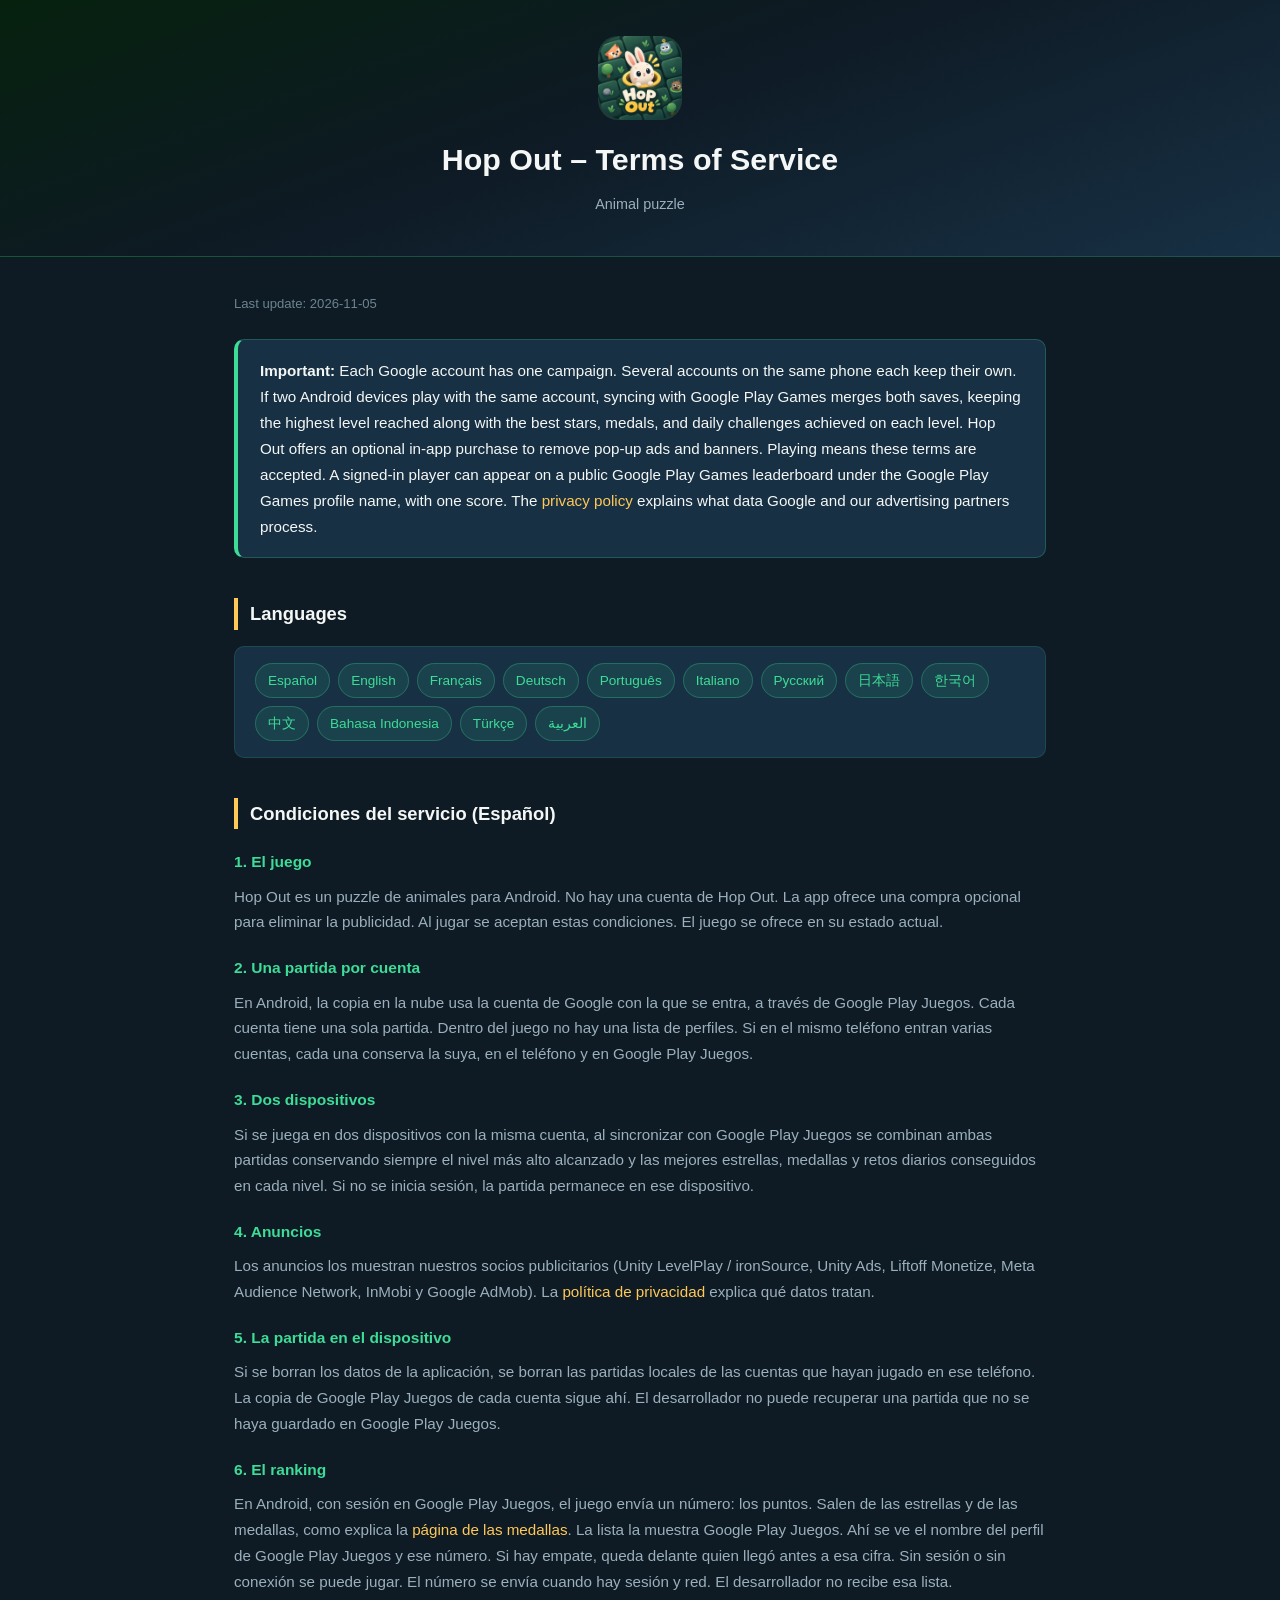
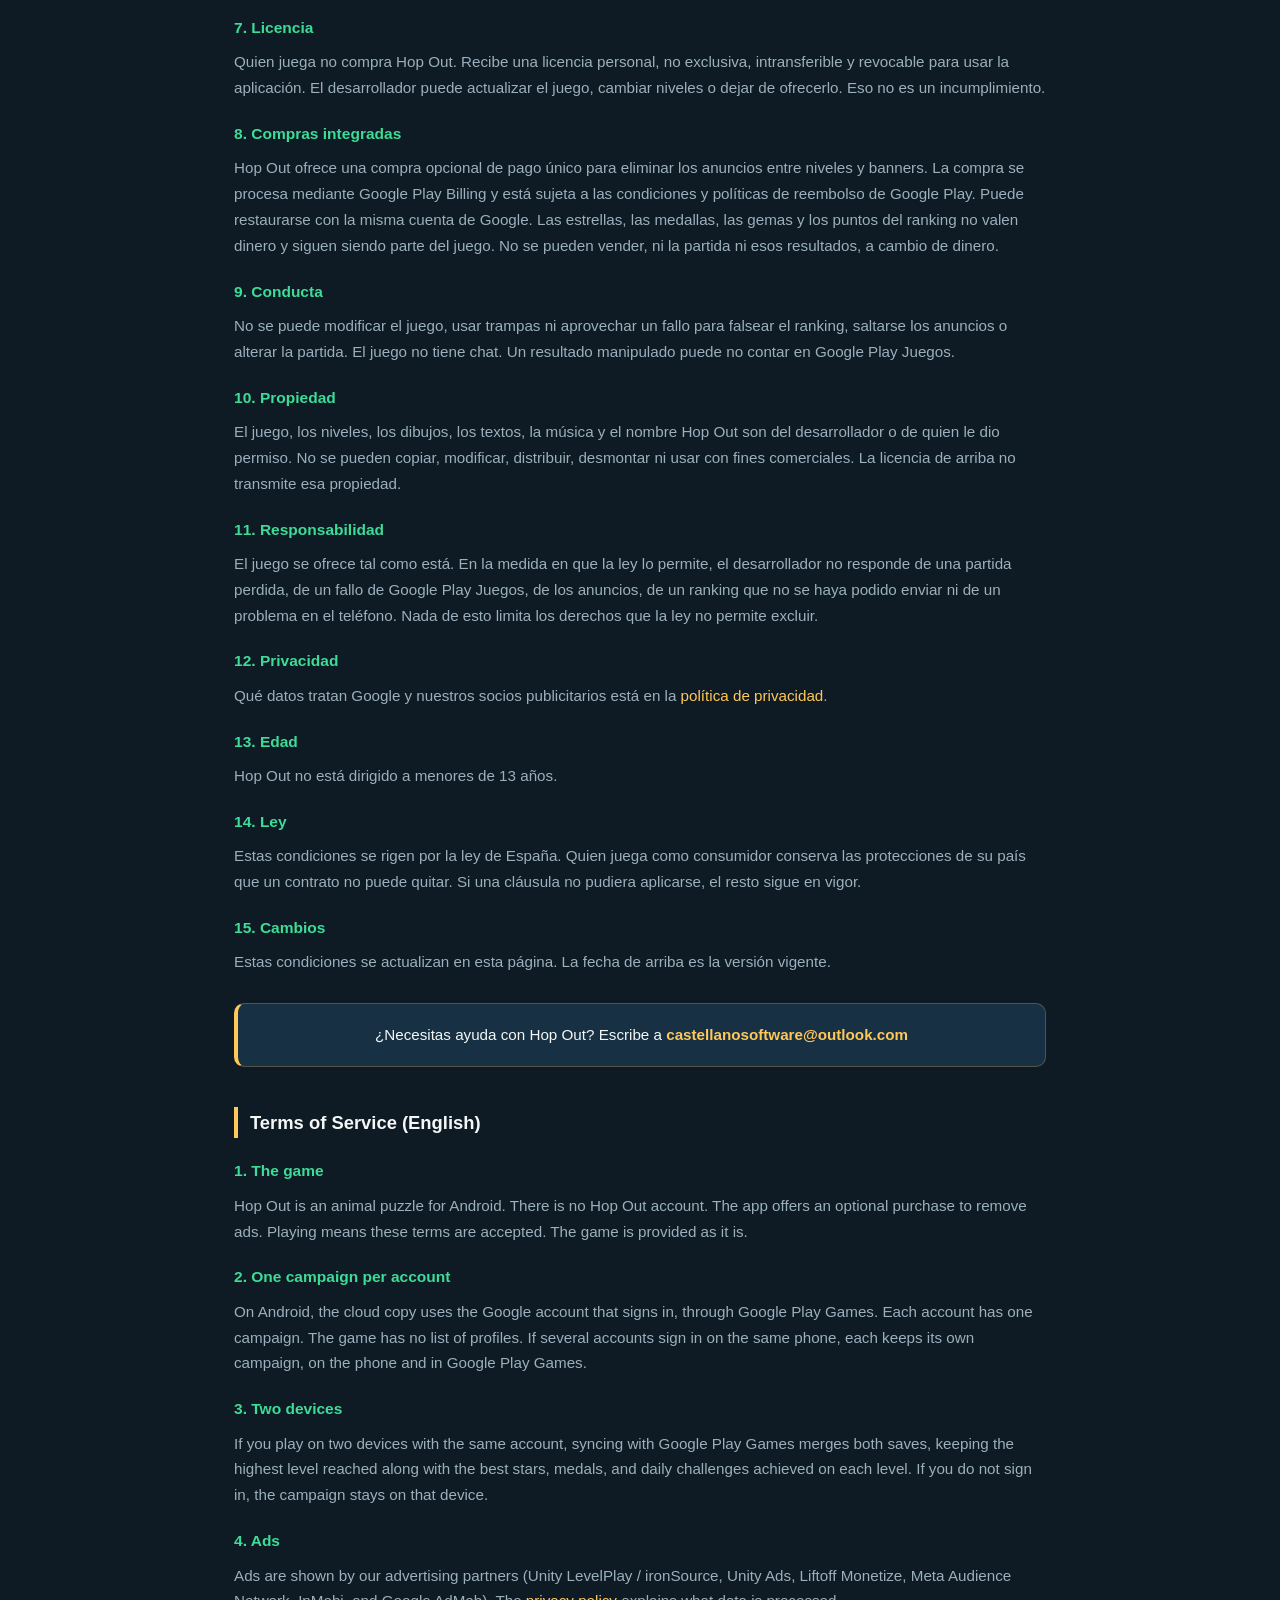
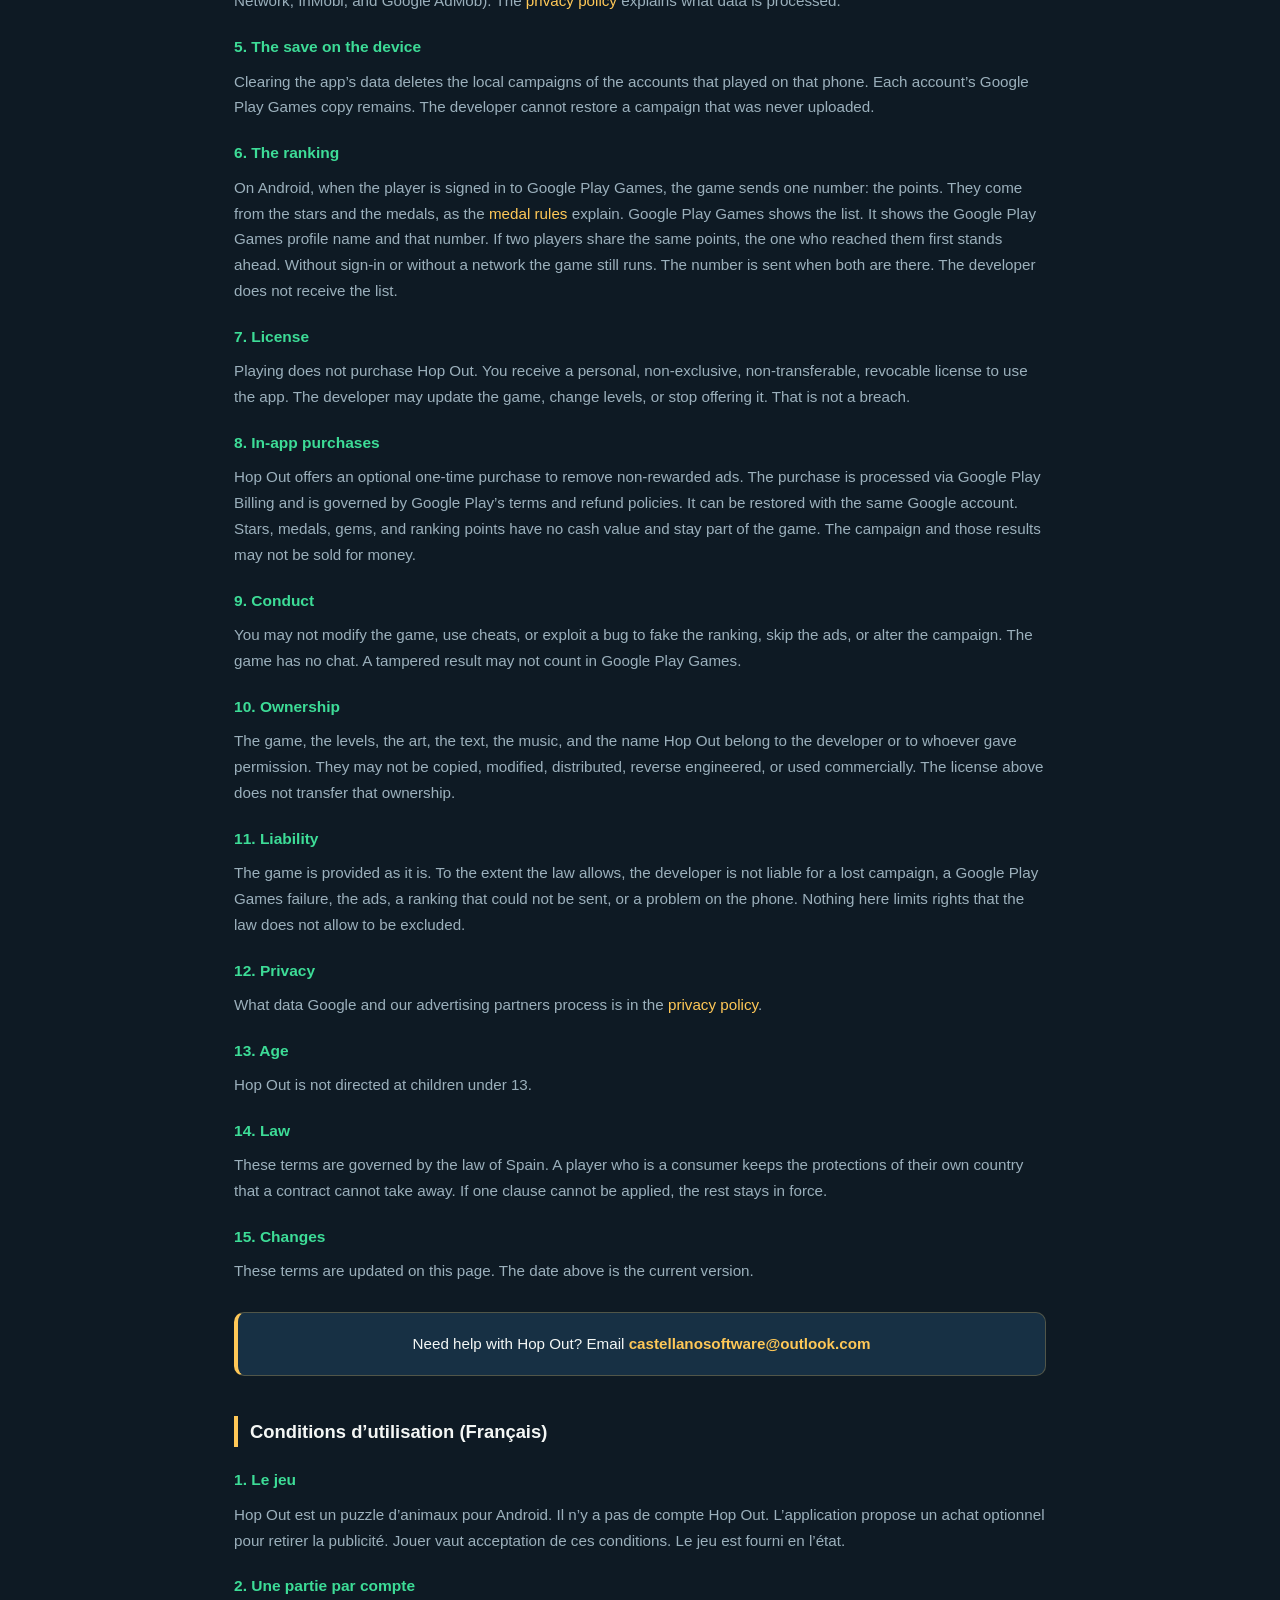
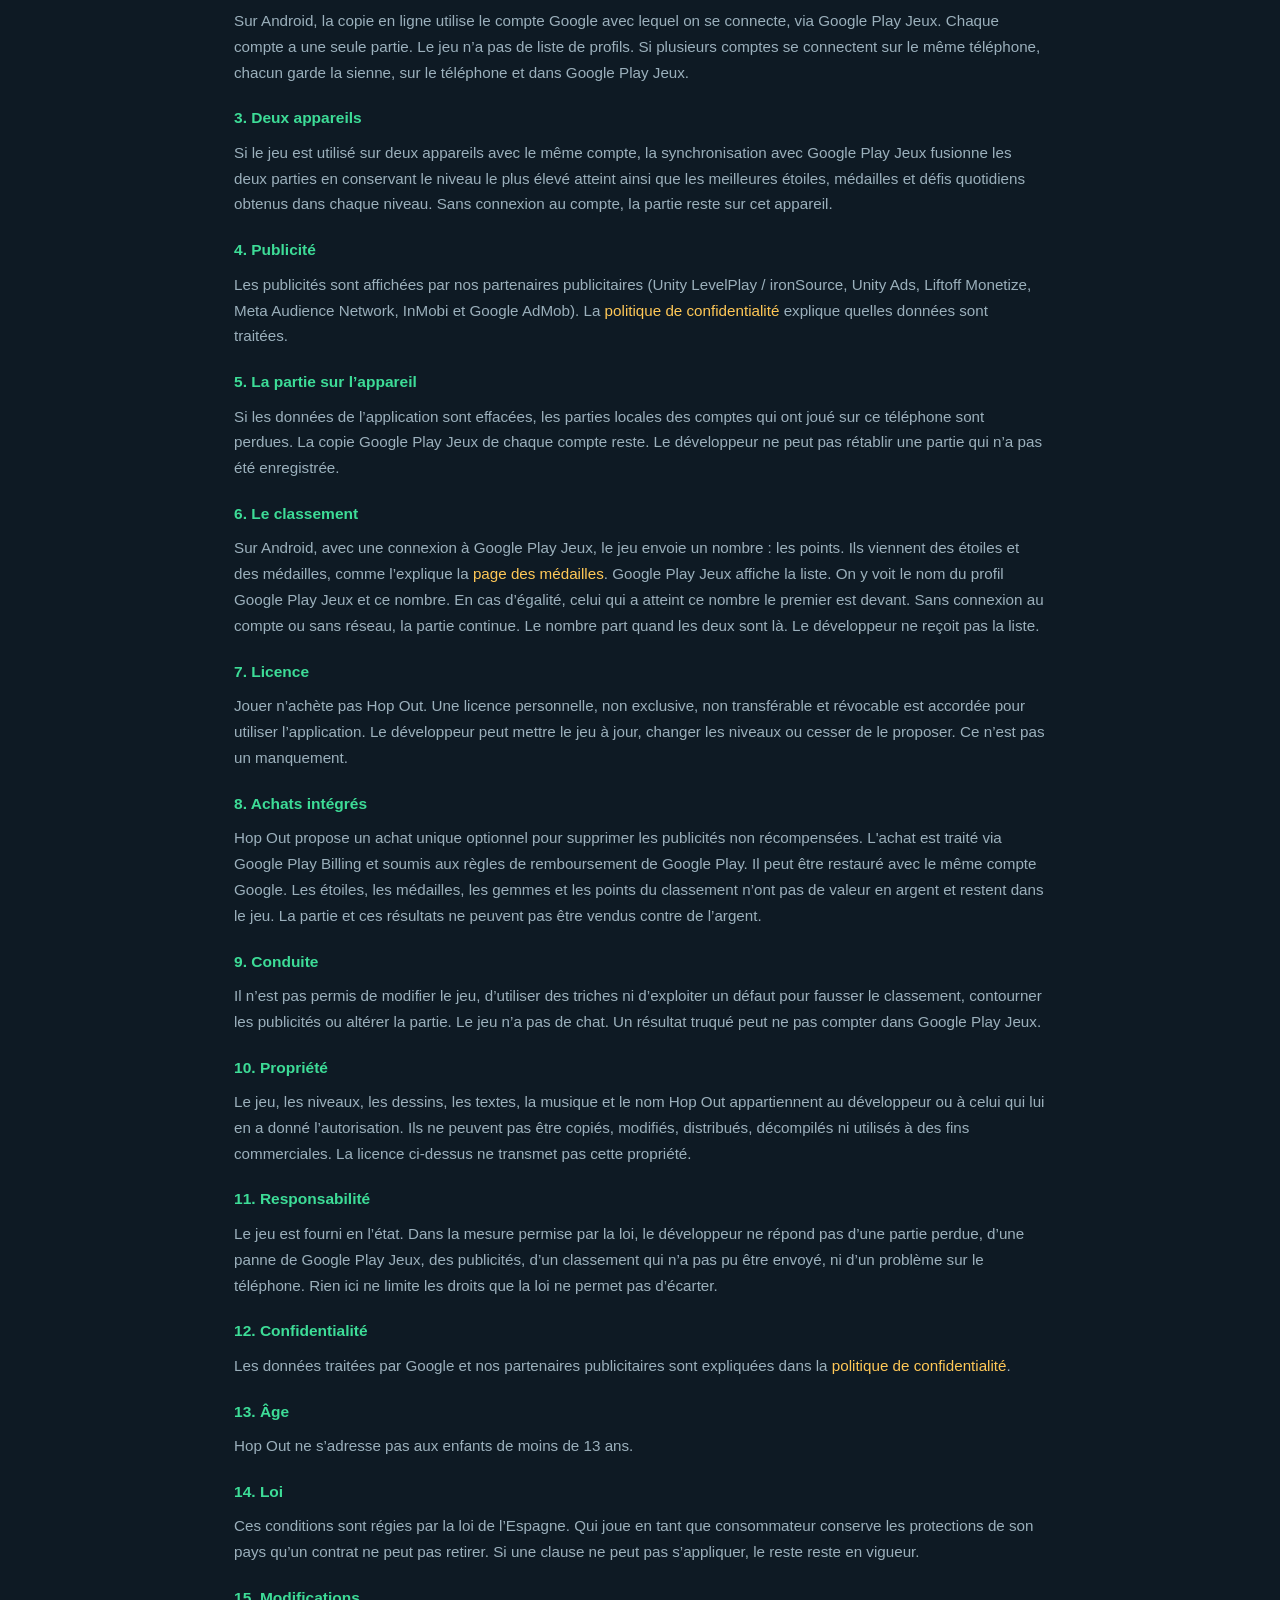
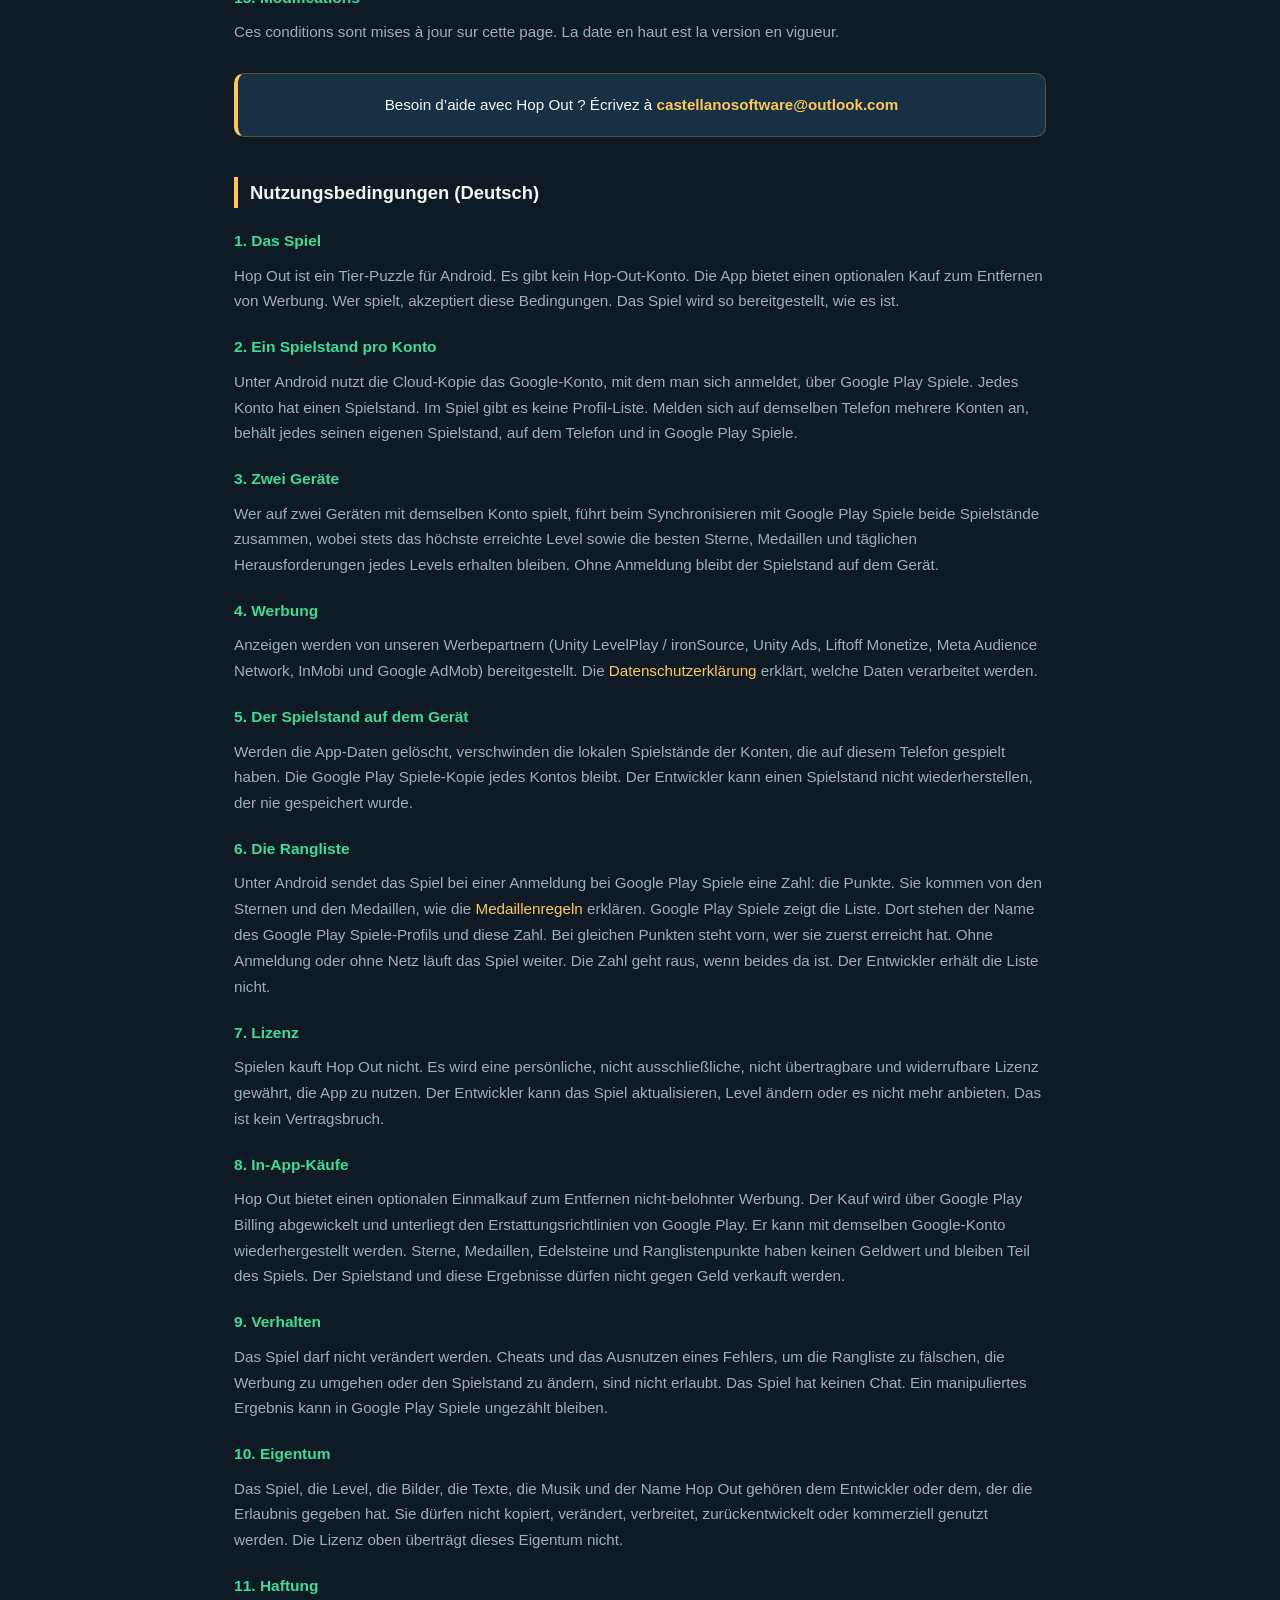
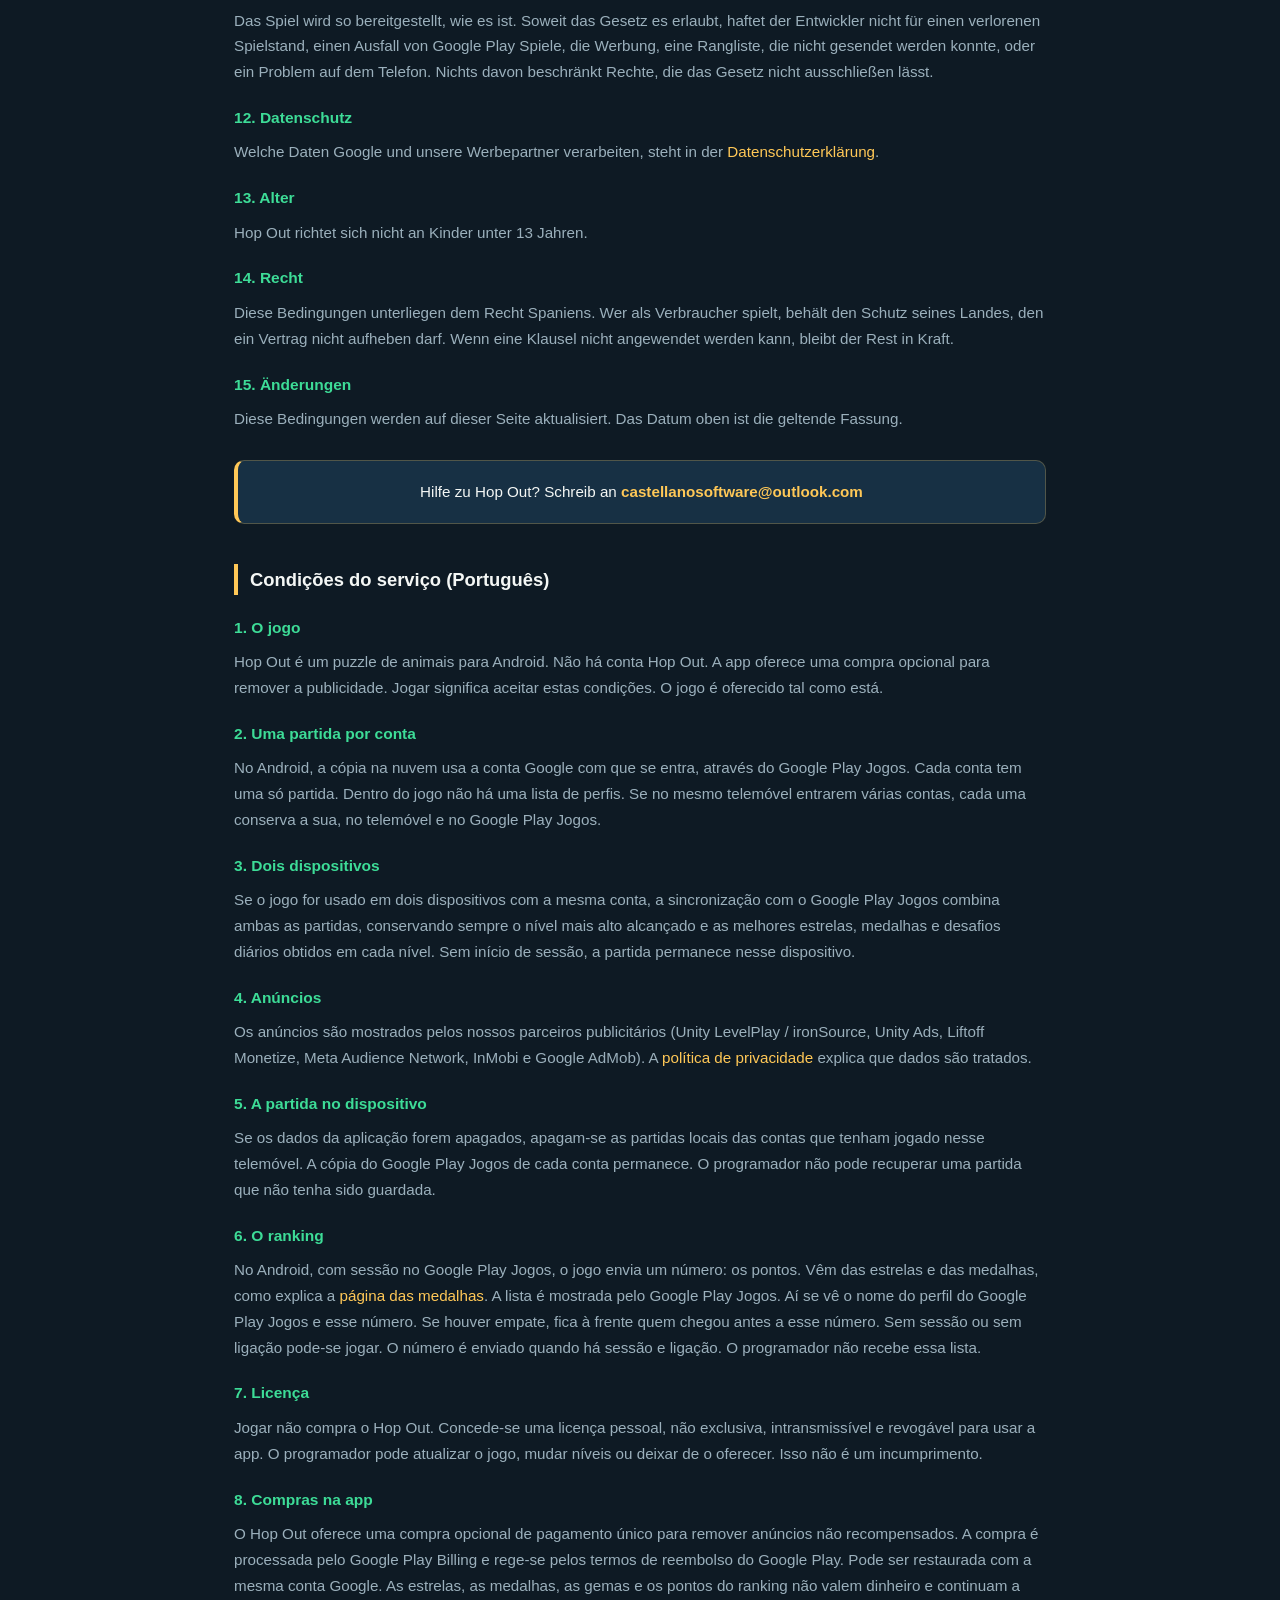
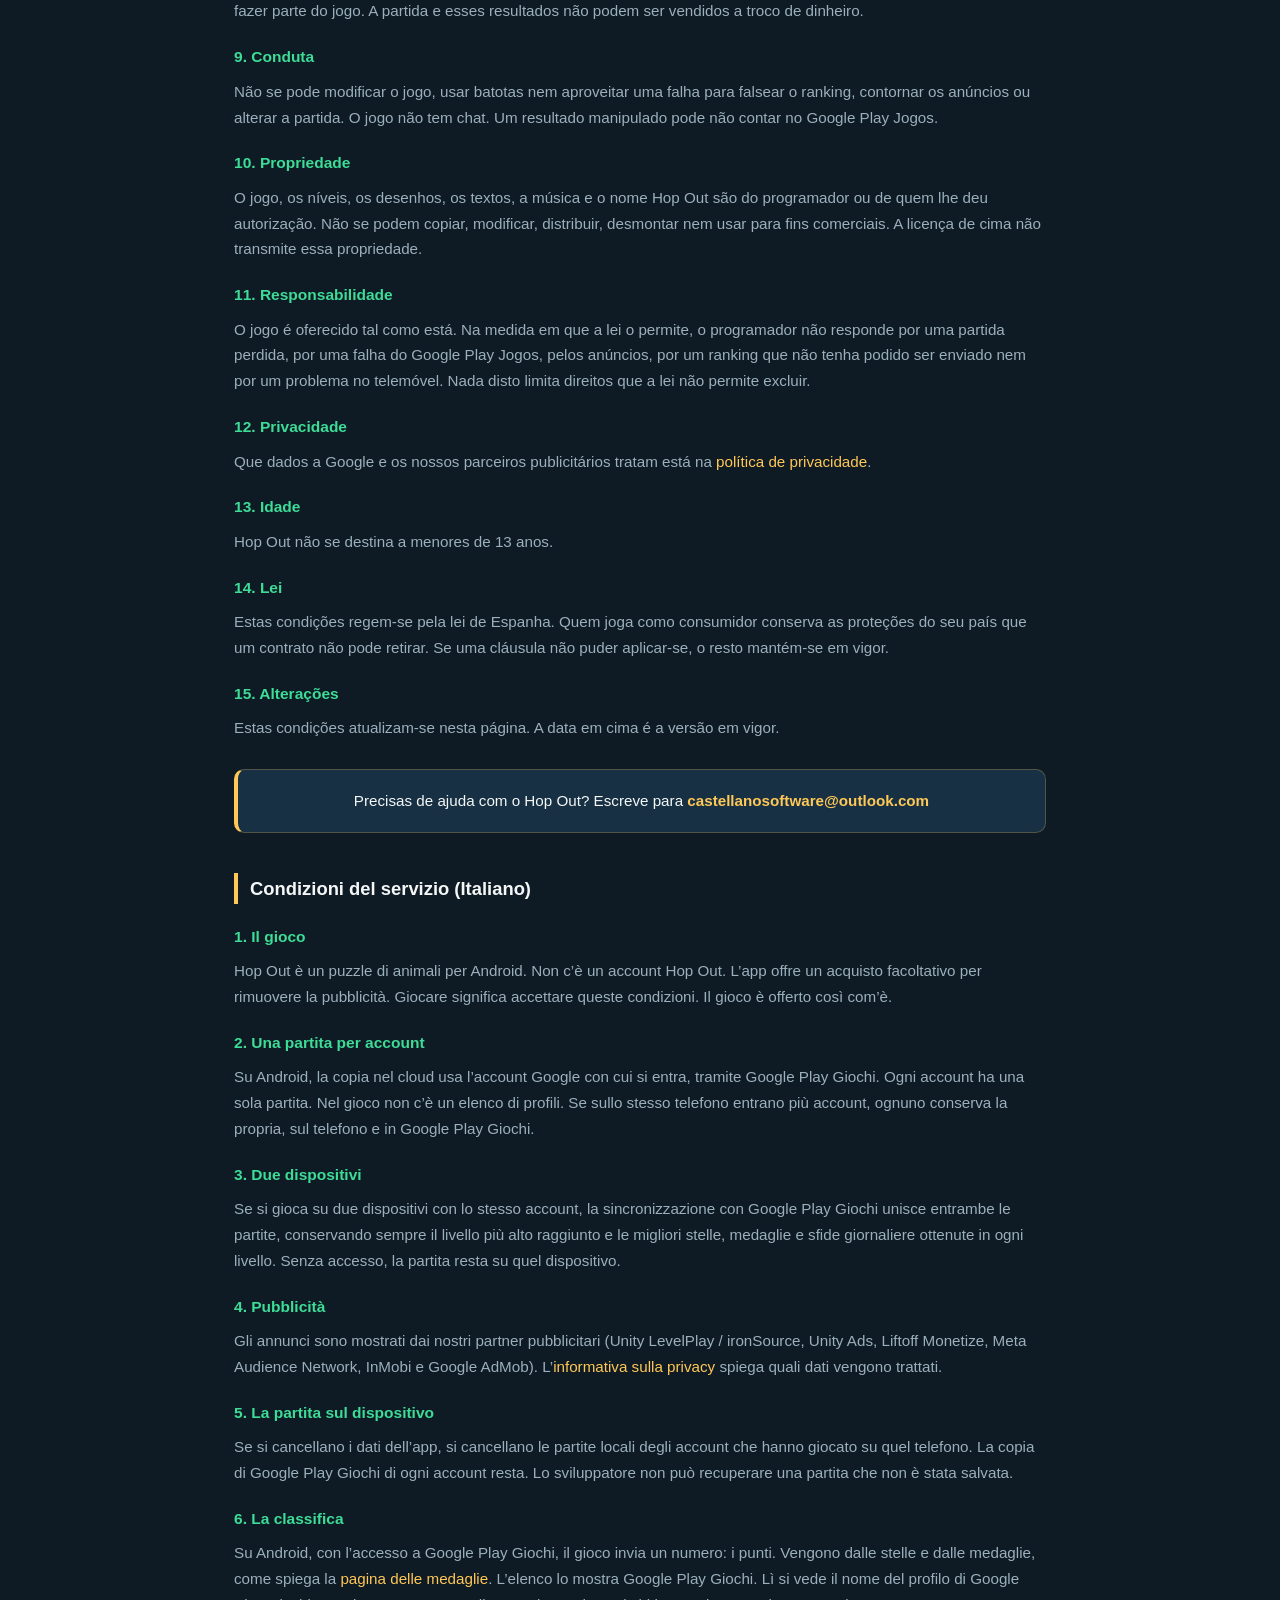
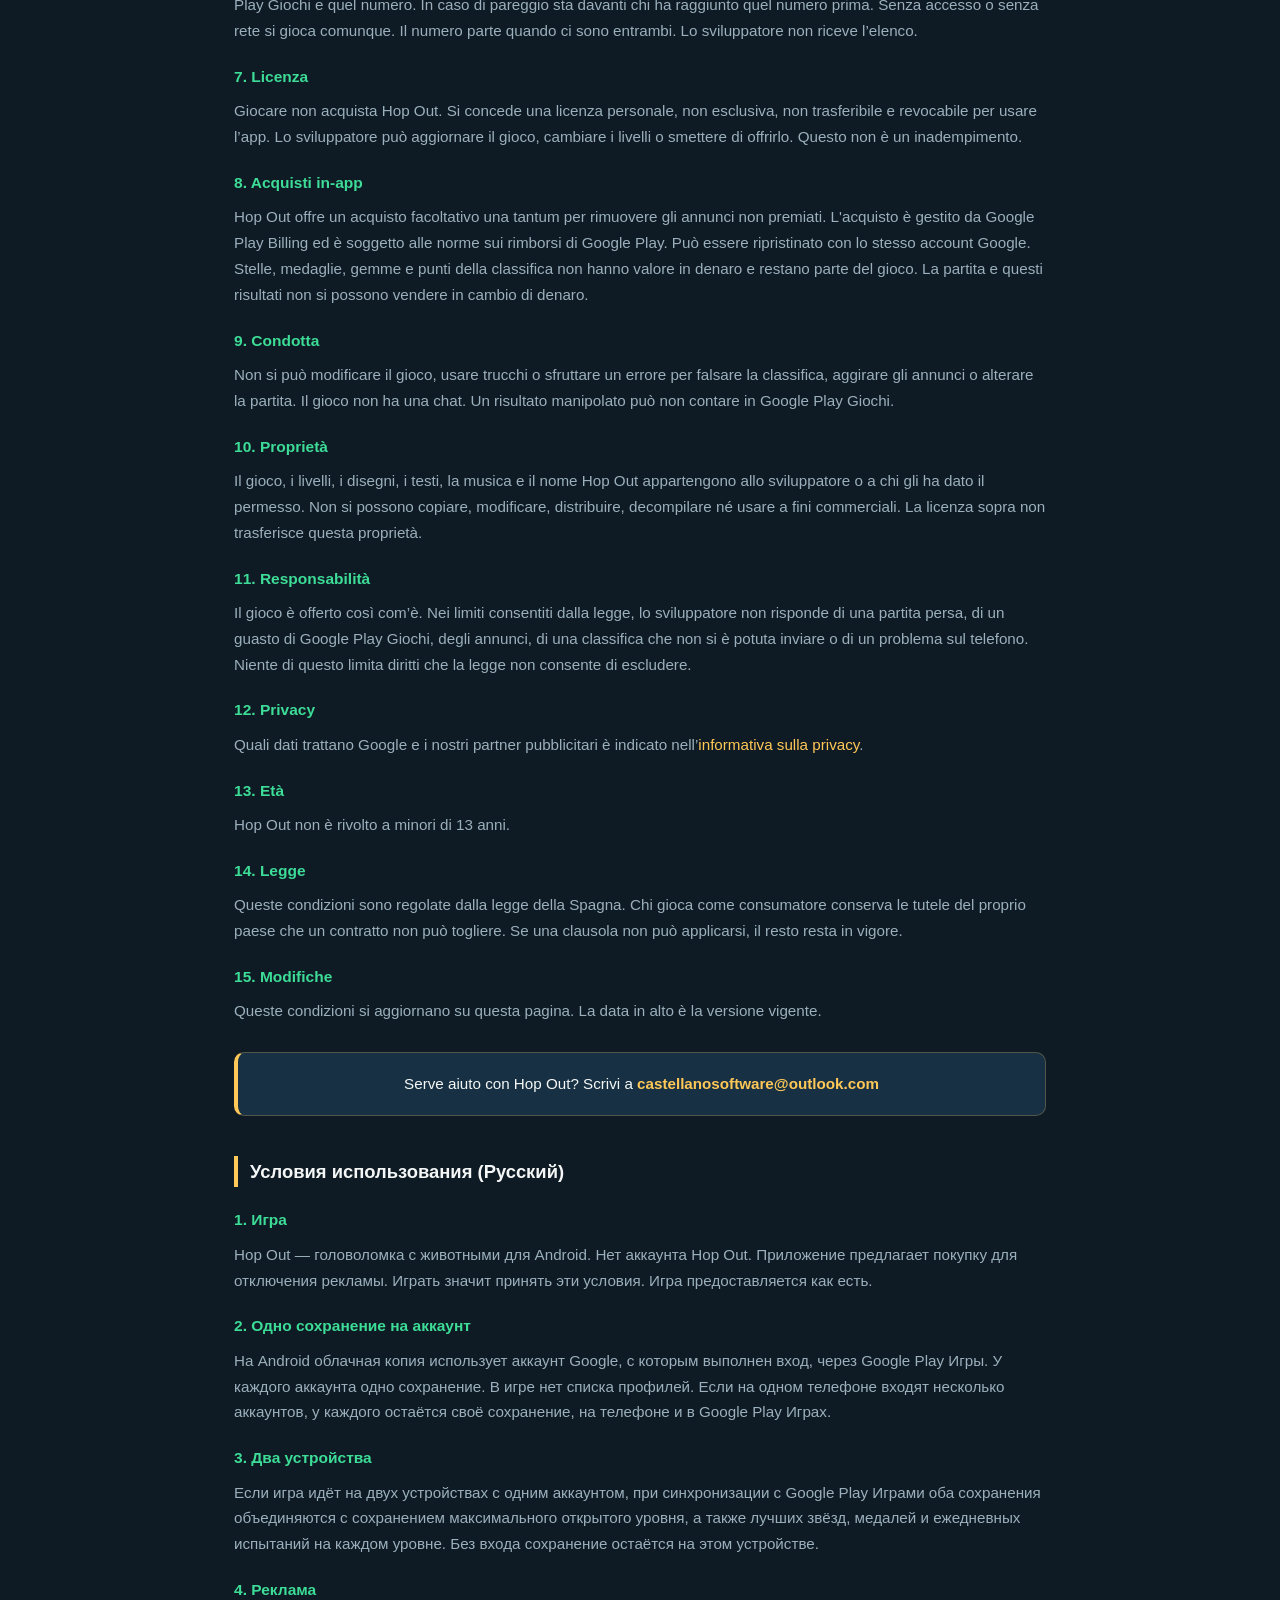
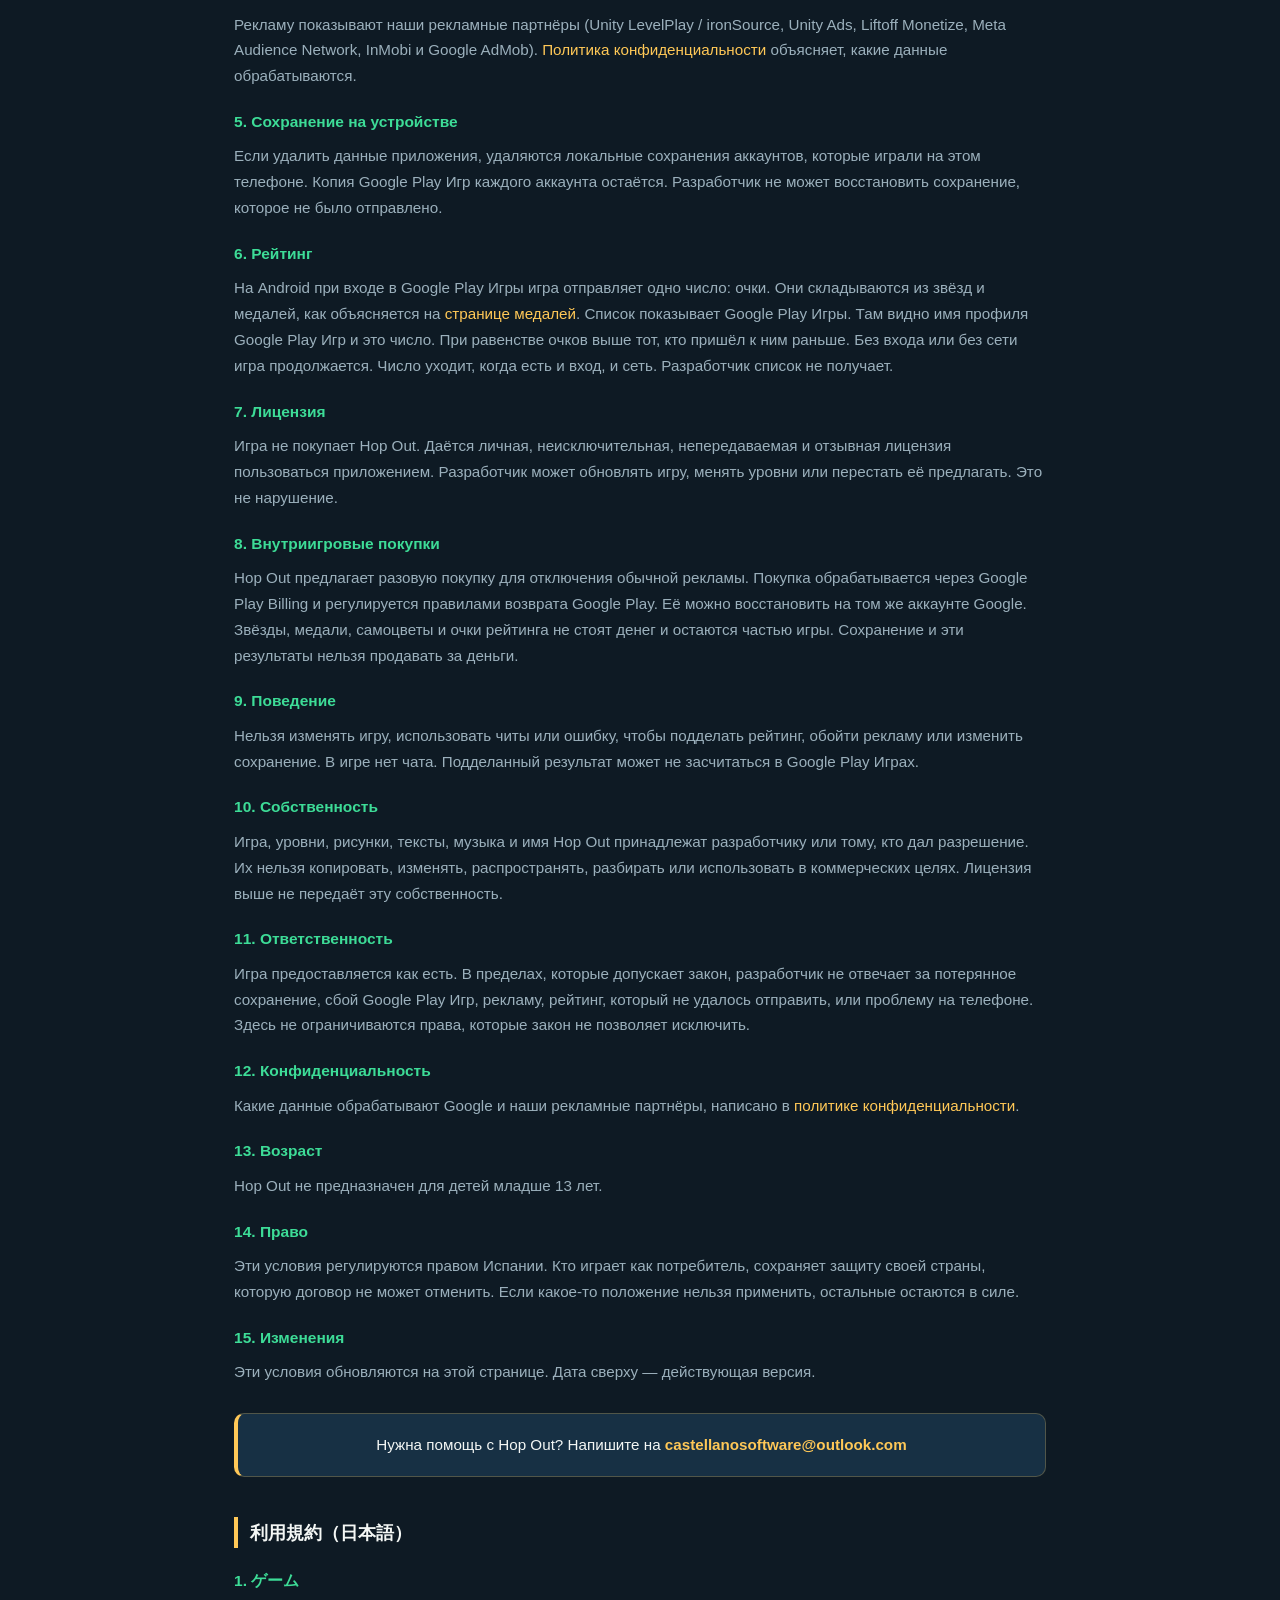
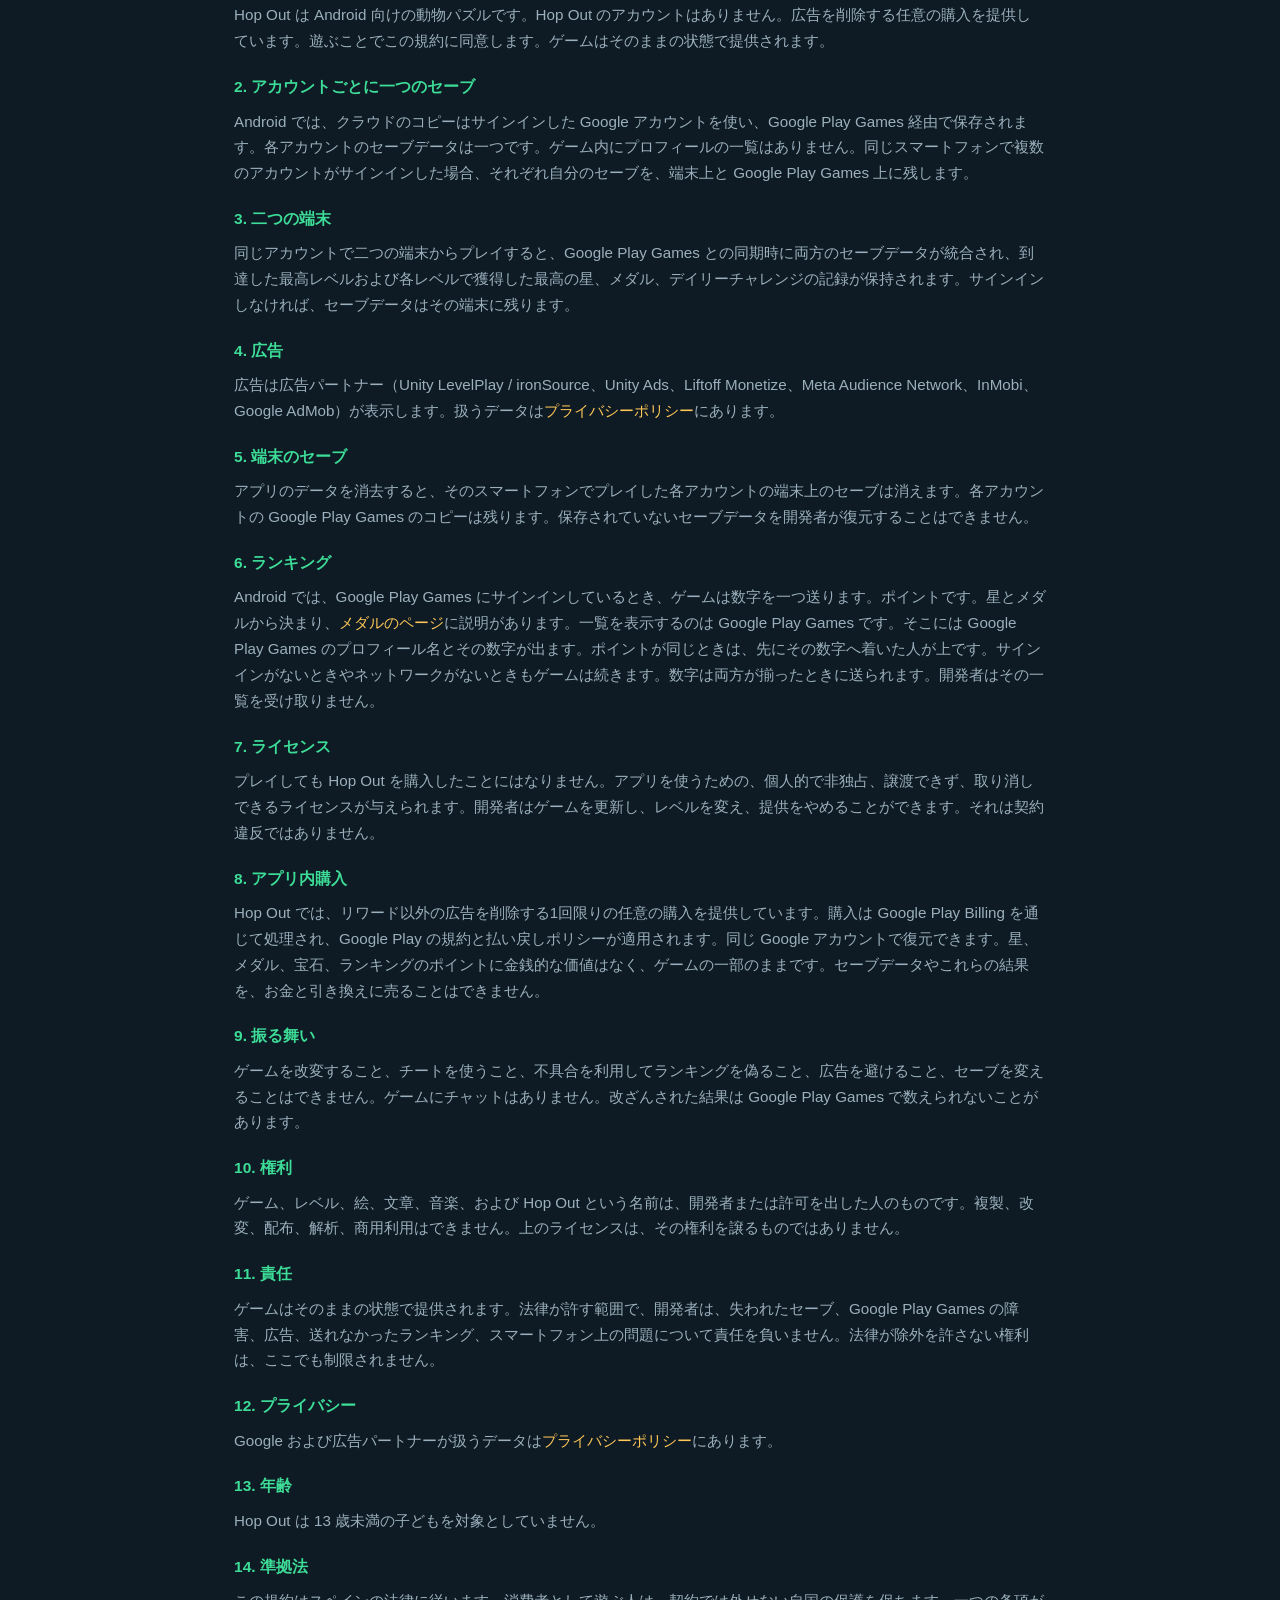
<file: hop-out/terms/index.html>
<!doctype html>
<html lang="en">
<head>
  <meta charset="utf-8" />
  <meta name="viewport" content="width=device-width, initial-scale=1" />
  <title>Terms of Service | Hop Out</title>
  <link rel="stylesheet" href="style.css" />
</head>
<body>
  <header>
    <img src="icon.png" alt="Hop Out" />
    <h1>Hop Out – Terms of Service</h1>
    <p class="subtitle">Animal puzzle</p>
  </header>
  <main>
    <span class="small">Last update: 2026-11-05</span>
    <div class="card">
      <strong>Important:</strong> Each Google account has one campaign. Several accounts on the same phone each keep their own. If two Android devices play with the same account, syncing with Google Play Games merges both saves, keeping the highest level reached along with the best stars, medals, and daily challenges achieved on each level. Hop Out offers an optional in-app purchase to remove pop-up ads and banners. Playing means these terms are accepted. A signed-in player can appear on a public Google Play Games leaderboard under the Google Play Games profile name, with one score. The <a href="https://castellanosoftware.com/hop-out/privacy/">privacy policy</a> explains what data Google and our advertising partners process.
    </div>
    <h2>Languages</h2>
    <nav>
      <a href="#es">Español</a>
      <a href="#en">English</a>
      <a href="#fr">Français</a>
      <a href="#de">Deutsch</a>
      <a href="#pt">Português</a>
      <a href="#it">Italiano</a>
      <a href="#ru">Русский</a>
      <a href="#ja">日本語</a>
      <a href="#ko">한국어</a>
      <a href="#zh">中文</a>
      <a href="#id">Bahasa Indonesia</a>
      <a href="#tr">Türkçe</a>
      <a href="#ar">العربية</a>
    </nav>

    <h2 id="es">Condiciones del servicio (Español)</h2>
    <h3>1. El juego</h3>
    <p>Hop Out es un puzzle de animales para Android. No hay una cuenta de Hop Out. La app ofrece una compra opcional para eliminar la publicidad. Al jugar se aceptan estas condiciones. El juego se ofrece en su estado actual.</p>
    <h3>2. Una partida por cuenta</h3>
    <p>En Android, la copia en la nube usa la cuenta de Google con la que se entra, a través de Google Play Juegos. Cada cuenta tiene una sola partida. Dentro del juego no hay una lista de perfiles. Si en el mismo teléfono entran varias cuentas, cada una conserva la suya, en el teléfono y en Google Play Juegos.</p>
    <h3>3. Dos dispositivos</h3>
    <p>Si se juega en dos dispositivos con la misma cuenta, al sincronizar con Google Play Juegos se combinan ambas partidas conservando siempre el nivel más alto alcanzado y las mejores estrellas, medallas y retos diarios conseguidos en cada nivel. Si no se inicia sesión, la partida permanece en ese dispositivo.</p>
    <h3>4. Anuncios</h3>
    <p>Los anuncios los muestran nuestros socios publicitarios (Unity LevelPlay / ironSource, Unity Ads, Liftoff Monetize, Meta Audience Network, InMobi y Google AdMob). La <a href="https://castellanosoftware.com/hop-out/privacy/">política de privacidad</a> explica qué datos tratan.</p>
    <h3>5. La partida en el dispositivo</h3>
    <p>Si se borran los datos de la aplicación, se borran las partidas locales de las cuentas que hayan jugado en ese teléfono. La copia de Google Play Juegos de cada cuenta sigue ahí. El desarrollador no puede recuperar una partida que no se haya guardado en Google Play Juegos.</p>
    <h3>6. El ranking</h3>
    <p>En Android, con sesión en Google Play Juegos, el juego envía un número: los puntos. Salen de las estrellas y de las medallas, como explica la <a href="https://castellanosoftware.com/hop-out/medals/">página de las medallas</a>. La lista la muestra Google Play Juegos. Ahí se ve el nombre del perfil de Google Play Juegos y ese número. Si hay empate, queda delante quien llegó antes a esa cifra. Sin sesión o sin conexión se puede jugar. El número se envía cuando hay sesión y red. El desarrollador no recibe esa lista.</p>
    <h3>7. Licencia</h3>
    <p>Quien juega no compra Hop Out. Recibe una licencia personal, no exclusiva, intransferible y revocable para usar la aplicación. El desarrollador puede actualizar el juego, cambiar niveles o dejar de ofrecerlo. Eso no es un incumplimiento.</p>
    <h3>8. Compras integradas</h3>
    <p>Hop Out ofrece una compra opcional de pago único para eliminar los anuncios entre niveles y banners. La compra se procesa mediante Google Play Billing y está sujeta a las condiciones y políticas de reembolso de Google Play. Puede restaurarse con la misma cuenta de Google. Las estrellas, las medallas, las gemas y los puntos del ranking no valen dinero y siguen siendo parte del juego. No se pueden vender, ni la partida ni esos resultados, a cambio de dinero.</p>
    <h3>9. Conducta</h3>
    <p>No se puede modificar el juego, usar trampas ni aprovechar un fallo para falsear el ranking, saltarse los anuncios o alterar la partida. El juego no tiene chat. Un resultado manipulado puede no contar en Google Play Juegos.</p>
    <h3>10. Propiedad</h3>
    <p>El juego, los niveles, los dibujos, los textos, la música y el nombre Hop Out son del desarrollador o de quien le dio permiso. No se pueden copiar, modificar, distribuir, desmontar ni usar con fines comerciales. La licencia de arriba no transmite esa propiedad.</p>
    <h3>11. Responsabilidad</h3>
    <p>El juego se ofrece tal como está. En la medida en que la ley lo permite, el desarrollador no responde de una partida perdida, de un fallo de Google Play Juegos, de los anuncios, de un ranking que no se haya podido enviar ni de un problema en el teléfono. Nada de esto limita los derechos que la ley no permite excluir.</p>
    <h3>12. Privacidad</h3>
    <p>Qué datos tratan Google y nuestros socios publicitarios está en la <a href="https://castellanosoftware.com/hop-out/privacy/">política de privacidad</a>.</p>
    <h3>13. Edad</h3>
    <p>Hop Out no está dirigido a menores de 13 años.</p>
    <h3>14. Ley</h3>
    <p>Estas condiciones se rigen por la ley de España. Quien juega como consumidor conserva las protecciones de su país que un contrato no puede quitar. Si una cláusula no pudiera aplicarse, el resto sigue en vigor.</p>
    <h3>15. Cambios</h3>
    <p>Estas condiciones se actualizan en esta página. La fecha de arriba es la versión vigente.</p>
    <div class="support-block">
      <p>¿Necesitas ayuda con Hop Out? Escribe a <a href="mailto:castellanosoftware@outlook.com">castellanosoftware@outlook.com</a></p>
    </div>

    <h2 id="en">Terms of Service (English)</h2>
    <h3>1. The game</h3>
    <p>Hop Out is an animal puzzle for Android. There is no Hop Out account. The app offers an optional purchase to remove ads. Playing means these terms are accepted. The game is provided as it is.</p>
    <h3>2. One campaign per account</h3>
    <p>On Android, the cloud copy uses the Google account that signs in, through Google Play Games. Each account has one campaign. The game has no list of profiles. If several accounts sign in on the same phone, each keeps its own campaign, on the phone and in Google Play Games.</p>
    <h3>3. Two devices</h3>
    <p>If you play on two devices with the same account, syncing with Google Play Games merges both saves, keeping the highest level reached along with the best stars, medals, and daily challenges achieved on each level. If you do not sign in, the campaign stays on that device.</p>
    <h3>4. Ads</h3>
    <p>Ads are shown by our advertising partners (Unity LevelPlay / ironSource, Unity Ads, Liftoff Monetize, Meta Audience Network, InMobi, and Google AdMob). The <a href="https://castellanosoftware.com/hop-out/privacy/">privacy policy</a> explains what data is processed.</p>
    <h3>5. The save on the device</h3>
    <p>Clearing the app’s data deletes the local campaigns of the accounts that played on that phone. Each account’s Google Play Games copy remains. The developer cannot restore a campaign that was never uploaded.</p>
    <h3>6. The ranking</h3>
    <p>On Android, when the player is signed in to Google Play Games, the game sends one number: the points. They come from the stars and the medals, as the <a href="https://castellanosoftware.com/hop-out/medals/">medal rules</a> explain. Google Play Games shows the list. It shows the Google Play Games profile name and that number. If two players share the same points, the one who reached them first stands ahead. Without sign-in or without a network the game still runs. The number is sent when both are there. The developer does not receive the list.</p>
    <h3>7. License</h3>
    <p>Playing does not purchase Hop Out. You receive a personal, non-exclusive, non-transferable, revocable license to use the app. The developer may update the game, change levels, or stop offering it. That is not a breach.</p>
    <h3>8. In-app purchases</h3>
    <p>Hop Out offers an optional one-time purchase to remove non-rewarded ads. The purchase is processed via Google Play Billing and is governed by Google Play’s terms and refund policies. It can be restored with the same Google account. Stars, medals, gems, and ranking points have no cash value and stay part of the game. The campaign and those results may not be sold for money.</p>
    <h3>9. Conduct</h3>
    <p>You may not modify the game, use cheats, or exploit a bug to fake the ranking, skip the ads, or alter the campaign. The game has no chat. A tampered result may not count in Google Play Games.</p>
    <h3>10. Ownership</h3>
    <p>The game, the levels, the art, the text, the music, and the name Hop Out belong to the developer or to whoever gave permission. They may not be copied, modified, distributed, reverse engineered, or used commercially. The license above does not transfer that ownership.</p>
    <h3>11. Liability</h3>
    <p>The game is provided as it is. To the extent the law allows, the developer is not liable for a lost campaign, a Google Play Games failure, the ads, a ranking that could not be sent, or a problem on the phone. Nothing here limits rights that the law does not allow to be excluded.</p>
    <h3>12. Privacy</h3>
    <p>What data Google and our advertising partners process is in the <a href="https://castellanosoftware.com/hop-out/privacy/">privacy policy</a>.</p>
    <h3>13. Age</h3>
    <p>Hop Out is not directed at children under 13.</p>
    <h3>14. Law</h3>
    <p>These terms are governed by the law of Spain. A player who is a consumer keeps the protections of their own country that a contract cannot take away. If one clause cannot be applied, the rest stays in force.</p>
    <h3>15. Changes</h3>
    <p>These terms are updated on this page. The date above is the current version.</p>
    <div class="support-block">
      <p>Need help with Hop Out? Email <a href="mailto:castellanosoftware@outlook.com">castellanosoftware@outlook.com</a></p>
    </div>

    <h2 id="fr">Conditions d’utilisation (Français)</h2>
    <h3>1. Le jeu</h3>
    <p>Hop Out est un puzzle d’animaux pour Android. Il n’y a pas de compte Hop Out. L’application propose un achat optionnel pour retirer la publicité. Jouer vaut acceptation de ces conditions. Le jeu est fourni en l’état.</p>
    <h3>2. Une partie par compte</h3>
    <p>Sur Android, la copie en ligne utilise le compte Google avec lequel on se connecte, via Google Play Jeux. Chaque compte a une seule partie. Le jeu n’a pas de liste de profils. Si plusieurs comptes se connectent sur le même téléphone, chacun garde la sienne, sur le téléphone et dans Google Play Jeux.</p>
    <h3>3. Deux appareils</h3>
    <p>Si le jeu est utilisé sur deux appareils avec le même compte, la synchronisation avec Google Play Jeux fusionne les deux parties en conservant le niveau le plus élevé atteint ainsi que les meilleures étoiles, médailles et défis quotidiens obtenus dans chaque niveau. Sans connexion au compte, la partie reste sur cet appareil.</p>
    <h3>4. Publicité</h3>
    <p>Les publicités sont affichées par nos partenaires publicitaires (Unity LevelPlay / ironSource, Unity Ads, Liftoff Monetize, Meta Audience Network, InMobi et Google AdMob). La <a href="https://castellanosoftware.com/hop-out/privacy/">politique de confidentialité</a> explique quelles données sont traitées.</p>
    <h3>5. La partie sur l’appareil</h3>
    <p>Si les données de l’application sont effacées, les parties locales des comptes qui ont joué sur ce téléphone sont perdues. La copie Google Play Jeux de chaque compte reste. Le développeur ne peut pas rétablir une partie qui n’a pas été enregistrée.</p>
    <h3>6. Le classement</h3>
    <p>Sur Android, avec une connexion à Google Play Jeux, le jeu envoie un nombre : les points. Ils viennent des étoiles et des médailles, comme l’explique la <a href="https://castellanosoftware.com/hop-out/medals/">page des médailles</a>. Google Play Jeux affiche la liste. On y voit le nom du profil Google Play Jeux et ce nombre. En cas d’égalité, celui qui a atteint ce nombre le premier est devant. Sans connexion au compte ou sans réseau, la partie continue. Le nombre part quand les deux sont là. Le développeur ne reçoit pas la liste.</p>
    <h3>7. Licence</h3>
    <p>Jouer n’achète pas Hop Out. Une licence personnelle, non exclusive, non transférable et révocable est accordée pour utiliser l’application. Le développeur peut mettre le jeu à jour, changer les niveaux ou cesser de le proposer. Ce n’est pas un manquement.</p>
    <h3>8. Achats intégrés</h3>
    <p>Hop Out propose un achat unique optionnel pour supprimer les publicités non récompensées. L'achat est traité via Google Play Billing et soumis aux règles de remboursement de Google Play. Il peut être restauré avec le même compte Google. Les étoiles, les médailles, les gemmes et les points du classement n’ont pas de valeur en argent et restent dans le jeu. La partie et ces résultats ne peuvent pas être vendus contre de l’argent.</p>
    <h3>9. Conduite</h3>
    <p>Il n’est pas permis de modifier le jeu, d’utiliser des triches ni d’exploiter un défaut pour fausser le classement, contourner les publicités ou altérer la partie. Le jeu n’a pas de chat. Un résultat truqué peut ne pas compter dans Google Play Jeux.</p>
    <h3>10. Propriété</h3>
    <p>Le jeu, les niveaux, les dessins, les textes, la musique et le nom Hop Out appartiennent au développeur ou à celui qui lui en a donné l’autorisation. Ils ne peuvent pas être copiés, modifiés, distribués, décompilés ni utilisés à des fins commerciales. La licence ci-dessus ne transmet pas cette propriété.</p>
    <h3>11. Responsabilité</h3>
    <p>Le jeu est fourni en l’état. Dans la mesure permise par la loi, le développeur ne répond pas d’une partie perdue, d’une panne de Google Play Jeux, des publicités, d’un classement qui n’a pas pu être envoyé, ni d’un problème sur le téléphone. Rien ici ne limite les droits que la loi ne permet pas d’écarter.</p>
    <h3>12. Confidentialité</h3>
    <p>Les données traitées par Google et nos partenaires publicitaires sont expliquées dans la <a href="https://castellanosoftware.com/hop-out/privacy/">politique de confidentialité</a>.</p>
    <h3>13. Âge</h3>
    <p>Hop Out ne s’adresse pas aux enfants de moins de 13 ans.</p>
    <h3>14. Loi</h3>
    <p>Ces conditions sont régies par la loi de l’Espagne. Qui joue en tant que consommateur conserve les protections de son pays qu’un contrat ne peut pas retirer. Si une clause ne peut pas s’appliquer, le reste reste en vigueur.</p>
    <h3>15. Modifications</h3>
    <p>Ces conditions sont mises à jour sur cette page. La date en haut est la version en vigueur.</p>
    <div class="support-block">
      <p>Besoin d’aide avec Hop Out ? Écrivez à <a href="mailto:castellanosoftware@outlook.com">castellanosoftware@outlook.com</a></p>
    </div>

    <h2 id="de">Nutzungsbedingungen (Deutsch)</h2>
    <h3>1. Das Spiel</h3>
    <p>Hop Out ist ein Tier-Puzzle für Android. Es gibt kein Hop-Out-Konto. Die App bietet einen optionalen Kauf zum Entfernen von Werbung. Wer spielt, akzeptiert diese Bedingungen. Das Spiel wird so bereitgestellt, wie es ist.</p>
    <h3>2. Ein Spielstand pro Konto</h3>
    <p>Unter Android nutzt die Cloud-Kopie das Google-Konto, mit dem man sich anmeldet, über Google Play Spiele. Jedes Konto hat einen Spielstand. Im Spiel gibt es keine Profil-Liste. Melden sich auf demselben Telefon mehrere Konten an, behält jedes seinen eigenen Spielstand, auf dem Telefon und in Google Play Spiele.</p>
    <h3>3. Zwei Geräte</h3>
    <p>Wer auf zwei Geräten mit demselben Konto spielt, führt beim Synchronisieren mit Google Play Spiele beide Spielstände zusammen, wobei stets das höchste erreichte Level sowie die besten Sterne, Medaillen und täglichen Herausforderungen jedes Levels erhalten bleiben. Ohne Anmeldung bleibt der Spielstand auf dem Gerät.</p>
    <h3>4. Werbung</h3>
    <p>Anzeigen werden von unseren Werbepartnern (Unity LevelPlay / ironSource, Unity Ads, Liftoff Monetize, Meta Audience Network, InMobi und Google AdMob) bereitgestellt. Die <a href="https://castellanosoftware.com/hop-out/privacy/">Datenschutzerklärung</a> erklärt, welche Daten verarbeitet werden.</p>
    <h3>5. Der Spielstand auf dem Gerät</h3>
    <p>Werden die App-Daten gelöscht, verschwinden die lokalen Spielstände der Konten, die auf diesem Telefon gespielt haben. Die Google Play Spiele-Kopie jedes Kontos bleibt. Der Entwickler kann einen Spielstand nicht wiederherstellen, der nie gespeichert wurde.</p>
    <h3>6. Die Rangliste</h3>
    <p>Unter Android sendet das Spiel bei einer Anmeldung bei Google Play Spiele eine Zahl: die Punkte. Sie kommen von den Sternen und den Medaillen, wie die <a href="https://castellanosoftware.com/hop-out/medals/">Medaillenregeln</a> erklären. Google Play Spiele zeigt die Liste. Dort stehen der Name des Google Play Spiele-Profils und diese Zahl. Bei gleichen Punkten steht vorn, wer sie zuerst erreicht hat. Ohne Anmeldung oder ohne Netz läuft das Spiel weiter. Die Zahl geht raus, wenn beides da ist. Der Entwickler erhält die Liste nicht.</p>
    <h3>7. Lizenz</h3>
    <p>Spielen kauft Hop Out nicht. Es wird eine persönliche, nicht ausschließliche, nicht übertragbare und widerrufbare Lizenz gewährt, die App zu nutzen. Der Entwickler kann das Spiel aktualisieren, Level ändern oder es nicht mehr anbieten. Das ist kein Vertragsbruch.</p>
    <h3>8. In-App-Käufe</h3>
    <p>Hop Out bietet einen optionalen Einmalkauf zum Entfernen nicht-belohnter Werbung. Der Kauf wird über Google Play Billing abgewickelt und unterliegt den Erstattungsrichtlinien von Google Play. Er kann mit demselben Google-Konto wiederhergestellt werden. Sterne, Medaillen, Edelsteine und Ranglistenpunkte haben keinen Geldwert und bleiben Teil des Spiels. Der Spielstand und diese Ergebnisse dürfen nicht gegen Geld verkauft werden.</p>
    <h3>9. Verhalten</h3>
    <p>Das Spiel darf nicht verändert werden. Cheats und das Ausnutzen eines Fehlers, um die Rangliste zu fälschen, die Werbung zu umgehen oder den Spielstand zu ändern, sind nicht erlaubt. Das Spiel hat keinen Chat. Ein manipuliertes Ergebnis kann in Google Play Spiele ungezählt bleiben.</p>
    <h3>10. Eigentum</h3>
    <p>Das Spiel, die Level, die Bilder, die Texte, die Musik und der Name Hop Out gehören dem Entwickler oder dem, der die Erlaubnis gegeben hat. Sie dürfen nicht kopiert, verändert, verbreitet, zurückentwickelt oder kommerziell genutzt werden. Die Lizenz oben überträgt dieses Eigentum nicht.</p>
    <h3>11. Haftung</h3>
    <p>Das Spiel wird so bereitgestellt, wie es ist. Soweit das Gesetz es erlaubt, haftet der Entwickler nicht für einen verlorenen Spielstand, einen Ausfall von Google Play Spiele, die Werbung, eine Rangliste, die nicht gesendet werden konnte, oder ein Problem auf dem Telefon. Nichts davon beschränkt Rechte, die das Gesetz nicht ausschließen lässt.</p>
    <h3>12. Datenschutz</h3>
    <p>Welche Daten Google und unsere Werbepartner verarbeiten, steht in der <a href="https://castellanosoftware.com/hop-out/privacy/">Datenschutzerklärung</a>.</p>
    <h3>13. Alter</h3>
    <p>Hop Out richtet sich nicht an Kinder unter 13 Jahren.</p>
    <h3>14. Recht</h3>
    <p>Diese Bedingungen unterliegen dem Recht Spaniens. Wer als Verbraucher spielt, behält den Schutz seines Landes, den ein Vertrag nicht aufheben darf. Wenn eine Klausel nicht angewendet werden kann, bleibt der Rest in Kraft.</p>
    <h3>15. Änderungen</h3>
    <p>Diese Bedingungen werden auf dieser Seite aktualisiert. Das Datum oben ist die geltende Fassung.</p>
    <div class="support-block">
      <p>Hilfe zu Hop Out? Schreib an <a href="mailto:castellanosoftware@outlook.com">castellanosoftware@outlook.com</a></p>
    </div>

    <h2 id="pt">Condições do serviço (Português)</h2>
    <h3>1. O jogo</h3>
    <p>Hop Out é um puzzle de animais para Android. Não há conta Hop Out. A app oferece uma compra opcional para remover a publicidade. Jogar significa aceitar estas condições. O jogo é oferecido tal como está.</p>
    <h3>2. Uma partida por conta</h3>
    <p>No Android, a cópia na nuvem usa a conta Google com que se entra, através do Google Play Jogos. Cada conta tem uma só partida. Dentro do jogo não há uma lista de perfis. Se no mesmo telemóvel entrarem várias contas, cada uma conserva a sua, no telemóvel e no Google Play Jogos.</p>
    <h3>3. Dois dispositivos</h3>
    <p>Se o jogo for usado em dois dispositivos com a mesma conta, a sincronização com o Google Play Jogos combina ambas as partidas, conservando sempre o nível mais alto alcançado e as melhores estrelas, medalhas e desafios diários obtidos em cada nível. Sem início de sessão, a partida permanece nesse dispositivo.</p>
    <h3>4. Anúncios</h3>
    <p>Os anúncios são mostrados pelos nossos parceiros publicitários (Unity LevelPlay / ironSource, Unity Ads, Liftoff Monetize, Meta Audience Network, InMobi e Google AdMob). A <a href="https://castellanosoftware.com/hop-out/privacy/">política de privacidade</a> explica que dados são tratados.</p>
    <h3>5. A partida no dispositivo</h3>
    <p>Se os dados da aplicação forem apagados, apagam-se as partidas locais das contas que tenham jogado nesse telemóvel. A cópia do Google Play Jogos de cada conta permanece. O programador não pode recuperar uma partida que não tenha sido guardada.</p>
    <h3>6. O ranking</h3>
    <p>No Android, com sessão no Google Play Jogos, o jogo envia um número: os pontos. Vêm das estrelas e das medalhas, como explica a <a href="https://castellanosoftware.com/hop-out/medals/">página das medalhas</a>. A lista é mostrada pelo Google Play Jogos. Aí se vê o nome do perfil do Google Play Jogos e esse número. Se houver empate, fica à frente quem chegou antes a esse número. Sem sessão ou sem ligação pode-se jogar. O número é enviado quando há sessão e ligação. O programador não recebe essa lista.</p>
    <h3>7. Licença</h3>
    <p>Jogar não compra o Hop Out. Concede-se uma licença pessoal, não exclusiva, intransmissível e revogável para usar a app. O programador pode atualizar o jogo, mudar níveis ou deixar de o oferecer. Isso não é um incumprimento.</p>
    <h3>8. Compras na app</h3>
    <p>O Hop Out oferece uma compra opcional de pagamento único para remover anúncios não recompensados. A compra é processada pelo Google Play Billing e rege-se pelos termos de reembolso do Google Play. Pode ser restaurada com a mesma conta Google. As estrelas, as medalhas, as gemas e os pontos do ranking não valem dinheiro e continuam a fazer parte do jogo. A partida e esses resultados não podem ser vendidos a troco de dinheiro.</p>
    <h3>9. Conduta</h3>
    <p>Não se pode modificar o jogo, usar batotas nem aproveitar uma falha para falsear o ranking, contornar os anúncios ou alterar a partida. O jogo não tem chat. Um resultado manipulado pode não contar no Google Play Jogos.</p>
    <h3>10. Propriedade</h3>
    <p>O jogo, os níveis, os desenhos, os textos, a música e o nome Hop Out são do programador ou de quem lhe deu autorização. Não se podem copiar, modificar, distribuir, desmontar nem usar para fins comerciais. A licença de cima não transmite essa propriedade.</p>
    <h3>11. Responsabilidade</h3>
    <p>O jogo é oferecido tal como está. Na medida em que a lei o permite, o programador não responde por uma partida perdida, por uma falha do Google Play Jogos, pelos anúncios, por um ranking que não tenha podido ser enviado nem por um problema no telemóvel. Nada disto limita direitos que a lei não permite excluir.</p>
    <h3>12. Privacidade</h3>
    <p>Que dados a Google e os nossos parceiros publicitários tratam está na <a href="https://castellanosoftware.com/hop-out/privacy/">política de privacidade</a>.</p>
    <h3>13. Idade</h3>
    <p>Hop Out não se destina a menores de 13 anos.</p>
    <h3>14. Lei</h3>
    <p>Estas condições regem-se pela lei de Espanha. Quem joga como consumidor conserva as proteções do seu país que um contrato não pode retirar. Se uma cláusula não puder aplicar-se, o resto mantém-se em vigor.</p>
    <h3>15. Alterações</h3>
    <p>Estas condições atualizam-se nesta página. A data em cima é a versão em vigor.</p>
    <div class="support-block">
      <p>Precisas de ajuda com o Hop Out? Escreve para <a href="mailto:castellanosoftware@outlook.com">castellanosoftware@outlook.com</a></p>
    </div>

    <h2 id="it">Condizioni del servizio (Italiano)</h2>
    <h3>1. Il gioco</h3>
    <p>Hop Out è un puzzle di animali per Android. Non c’è un account Hop Out. L’app offre un acquisto facoltativo per rimuovere la pubblicità. Giocare significa accettare queste condizioni. Il gioco è offerto così com’è.</p>
    <h3>2. Una partita per account</h3>
    <p>Su Android, la copia nel cloud usa l’account Google con cui si entra, tramite Google Play Giochi. Ogni account ha una sola partita. Nel gioco non c’è un elenco di profili. Se sullo stesso telefono entrano più account, ognuno conserva la propria, sul telefono e in Google Play Giochi.</p>
    <h3>3. Due dispositivi</h3>
    <p>Se si gioca su due dispositivi con lo stesso account, la sincronizzazione con Google Play Giochi unisce entrambe le partite, conservando sempre il livello più alto raggiunto e le migliori stelle, medaglie e sfide giornaliere ottenute in ogni livello. Senza accesso, la partita resta su quel dispositivo.</p>
    <h3>4. Pubblicità</h3>
    <p>Gli annunci sono mostrati dai nostri partner pubblicitari (Unity LevelPlay / ironSource, Unity Ads, Liftoff Monetize, Meta Audience Network, InMobi e Google AdMob). L’<a href="https://castellanosoftware.com/hop-out/privacy/">informativa sulla privacy</a> spiega quali dati vengono trattati.</p>
    <h3>5. La partita sul dispositivo</h3>
    <p>Se si cancellano i dati dell’app, si cancellano le partite locali degli account che hanno giocato su quel telefono. La copia di Google Play Giochi di ogni account resta. Lo sviluppatore non può recuperare una partita che non è stata salvata.</p>
    <h3>6. La classifica</h3>
    <p>Su Android, con l’accesso a Google Play Giochi, il gioco invia un numero: i punti. Vengono dalle stelle e dalle medaglie, come spiega la <a href="https://castellanosoftware.com/hop-out/medals/">pagina delle medaglie</a>. L’elenco lo mostra Google Play Giochi. Lì si vede il nome del profilo di Google Play Giochi e quel numero. In caso di pareggio sta davanti chi ha raggiunto quel numero prima. Senza accesso o senza rete si gioca comunque. Il numero parte quando ci sono entrambi. Lo sviluppatore non riceve l’elenco.</p>
    <h3>7. Licenza</h3>
    <p>Giocare non acquista Hop Out. Si concede una licenza personale, non esclusiva, non trasferibile e revocabile per usare l’app. Lo sviluppatore può aggiornare il gioco, cambiare i livelli o smettere di offrirlo. Questo non è un inadempimento.</p>
    <h3>8. Acquisti in-app</h3>
    <p>Hop Out offre un acquisto facoltativo una tantum per rimuovere gli annunci non premiati. L'acquisto è gestito da Google Play Billing ed è soggetto alle norme sui rimborsi di Google Play. Può essere ripristinato con lo stesso account Google. Stelle, medaglie, gemme e punti della classifica non hanno valore in denaro e restano parte del gioco. La partita e questi risultati non si possono vendere in cambio di denaro.</p>
    <h3>9. Condotta</h3>
    <p>Non si può modificare il gioco, usare trucchi o sfruttare un errore per falsare la classifica, aggirare gli annunci o alterare la partita. Il gioco non ha una chat. Un risultato manipolato può non contare in Google Play Giochi.</p>
    <h3>10. Proprietà</h3>
    <p>Il gioco, i livelli, i disegni, i testi, la musica e il nome Hop Out appartengono allo sviluppatore o a chi gli ha dato il permesso. Non si possono copiare, modificare, distribuire, decompilare né usare a fini commerciali. La licenza sopra non trasferisce questa proprietà.</p>
    <h3>11. Responsabilità</h3>
    <p>Il gioco è offerto così com’è. Nei limiti consentiti dalla legge, lo sviluppatore non risponde di una partita persa, di un guasto di Google Play Giochi, degli annunci, di una classifica che non si è potuta inviare o di un problema sul telefono. Niente di questo limita diritti che la legge non consente di escludere.</p>
    <h3>12. Privacy</h3>
    <p>Quali dati trattano Google e i nostri partner pubblicitari è indicato nell’<a href="https://castellanosoftware.com/hop-out/privacy/">informativa sulla privacy</a>.</p>
    <h3>13. Età</h3>
    <p>Hop Out non è rivolto a minori di 13 anni.</p>
    <h3>14. Legge</h3>
    <p>Queste condizioni sono regolate dalla legge della Spagna. Chi gioca come consumatore conserva le tutele del proprio paese che un contratto non può togliere. Se una clausola non può applicarsi, il resto resta in vigore.</p>
    <h3>15. Modifiche</h3>
    <p>Queste condizioni si aggiornano su questa pagina. La data in alto è la versione vigente.</p>
    <div class="support-block">
      <p>Serve aiuto con Hop Out? Scrivi a <a href="mailto:castellanosoftware@outlook.com">castellanosoftware@outlook.com</a></p>
    </div>

    <h2 id="ru">Условия использования (Русский)</h2>
    <h3>1. Игра</h3>
    <p>Hop Out — головоломка с животными для Android. Нет аккаунта Hop Out. Приложение предлагает покупку для отключения рекламы. Играть значит принять эти условия. Игра предоставляется как есть.</p>
    <h3>2. Одно сохранение на аккаунт</h3>
    <p>На Android облачная копия использует аккаунт Google, с которым выполнен вход, через Google Play Игры. У каждого аккаунта одно сохранение. В игре нет списка профилей. Если на одном телефоне входят несколько аккаунтов, у каждого остаётся своё сохранение, на телефоне и в Google Play Играх.</p>
    <h3>3. Два устройства</h3>
    <p>Если игра идёт на двух устройствах с одним аккаунтом, при синхронизации с Google Play Играми оба сохранения объединяются с сохранением максимального открытого уровня, а также лучших звёзд, медалей и ежедневных испытаний на каждом уровне. Без входа сохранение остаётся на этом устройстве.</p>
    <h3>4. Реклама</h3>
    <p>Рекламу показывают наши рекламные партнёры (Unity LevelPlay / ironSource, Unity Ads, Liftoff Monetize, Meta Audience Network, InMobi и Google AdMob). <a href="https://castellanosoftware.com/hop-out/privacy/">Политика конфиденциальности</a> объясняет, какие данные обрабатываются.</p>
    <h3>5. Сохранение на устройстве</h3>
    <p>Если удалить данные приложения, удаляются локальные сохранения аккаунтов, которые играли на этом телефоне. Копия Google Play Игр каждого аккаунта остаётся. Разработчик не может восстановить сохранение, которое не было отправлено.</p>
    <h3>6. Рейтинг</h3>
    <p>На Android при входе в Google Play Игры игра отправляет одно число: очки. Они складываются из звёзд и медалей, как объясняется на <a href="https://castellanosoftware.com/hop-out/medals/">странице медалей</a>. Список показывает Google Play Игры. Там видно имя профиля Google Play Игр и это число. При равенстве очков выше тот, кто пришёл к ним раньше. Без входа или без сети игра продолжается. Число уходит, когда есть и вход, и сеть. Разработчик список не получает.</p>
    <h3>7. Лицензия</h3>
    <p>Игра не покупает Hop Out. Даётся личная, неисключительная, непередаваемая и отзывная лицензия пользоваться приложением. Разработчик может обновлять игру, менять уровни или перестать её предлагать. Это не нарушение.</p>
    <h3>8. Внутриигровые покупки</h3>
    <p>Hop Out предлагает разовую покупку для отключения обычной рекламы. Покупка обрабатывается через Google Play Billing и регулируется правилами возврата Google Play. Её можно восстановить на том же аккаунте Google. Звёзды, медали, самоцветы и очки рейтинга не стоят денег и остаются частью игры. Сохранение и эти результаты нельзя продавать за деньги.</p>
    <h3>9. Поведение</h3>
    <p>Нельзя изменять игру, использовать читы или ошибку, чтобы подделать рейтинг, обойти рекламу или изменить сохранение. В игре нет чата. Подделанный результат может не засчитаться в Google Play Играх.</p>
    <h3>10. Собственность</h3>
    <p>Игра, уровни, рисунки, тексты, музыка и имя Hop Out принадлежат разработчику или тому, кто дал разрешение. Их нельзя копировать, изменять, распространять, разбирать или использовать в коммерческих целях. Лицензия выше не передаёт эту собственность.</p>
    <h3>11. Ответственность</h3>
    <p>Игра предоставляется как есть. В пределах, которые допускает закон, разработчик не отвечает за потерянное сохранение, сбой Google Play Игр, рекламу, рейтинг, который не удалось отправить, или проблему на телефоне. Здесь не ограничиваются права, которые закон не позволяет исключить.</p>
    <h3>12. Конфиденциальность</h3>
    <p>Какие данные обрабатывают Google и наши рекламные партнёры, написано в <a href="https://castellanosoftware.com/hop-out/privacy/">политике конфиденциальности</a>.</p>
    <h3>13. Возраст</h3>
    <p>Hop Out не предназначен для детей младше 13 лет.</p>
    <h3>14. Право</h3>
    <p>Эти условия регулируются правом Испании. Кто играет как потребитель, сохраняет защиту своей страны, которую договор не может отменить. Если какое-то положение нельзя применить, остальные остаются в силе.</p>
    <h3>15. Изменения</h3>
    <p>Эти условия обновляются на этой странице. Дата сверху — действующая версия.</p>
    <div class="support-block">
      <p>Нужна помощь с Hop Out? Напишите на <a href="mailto:castellanosoftware@outlook.com">castellanosoftware@outlook.com</a></p>
    </div>

    <h2 id="ja">利用規約（日本語）</h2>
    <h3>1. ゲーム</h3>
    <p>Hop Out は Android 向けの動物パズルです。Hop Out のアカウントはありません。広告を削除する任意の購入を提供しています。遊ぶことでこの規約に同意します。ゲームはそのままの状態で提供されます。</p>
    <h3>2. アカウントごとに一つのセーブ</h3>
    <p>Android では、クラウドのコピーはサインインした Google アカウントを使い、Google Play Games 経由で保存されます。各アカウントのセーブデータは一つです。ゲーム内にプロフィールの一覧はありません。同じスマートフォンで複数のアカウントがサインインした場合、それぞれ自分のセーブを、端末上と Google Play Games 上に残します。</p>
    <h3>3. 二つの端末</h3>
    <p>同じアカウントで二つの端末からプレイすると、Google Play Games との同期時に両方のセーブデータが統合され、到達した最高レベルおよび各レベルで獲得した最高の星、メダル、デイリーチャレンジの記録が保持されます。サインインしなければ、セーブデータはその端末に残ります。</p>
    <h3>4. 広告</h3>
    <p>広告は広告パートナー（Unity LevelPlay / ironSource、Unity Ads、Liftoff Monetize、Meta Audience Network、InMobi、Google AdMob）が表示します。扱うデータは<a href="https://castellanosoftware.com/hop-out/privacy/">プライバシーポリシー</a>にあります。</p>
    <h3>5. 端末のセーブ</h3>
    <p>アプリのデータを消去すると、そのスマートフォンでプレイした各アカウントの端末上のセーブは消えます。各アカウントの Google Play Games のコピーは残ります。保存されていないセーブデータを開発者が復元することはできません。</p>
    <h3>6. ランキング</h3>
    <p>Android では、Google Play Games にサインインしているとき、ゲームは数字を一つ送ります。ポイントです。星とメダルから決まり、<a href="https://castellanosoftware.com/hop-out/medals/">メダルのページ</a>に説明があります。一覧を表示するのは Google Play Games です。そこには Google Play Games のプロフィール名とその数字が出ます。ポイントが同じときは、先にその数字へ着いた人が上です。サインインがないときやネットワークがないときもゲームは続きます。数字は両方が揃ったときに送られます。開発者はその一覧を受け取りません。</p>
    <h3>7. ライセンス</h3>
    <p>プレイしても Hop Out を購入したことにはなりません。アプリを使うための、個人的で非独占、譲渡できず、取り消しできるライセンスが与えられます。開発者はゲームを更新し、レベルを変え、提供をやめることができます。それは契約違反ではありません。</p>
    <h3>8. アプリ内購入</h3>
    <p>Hop Out では、リワード以外の広告を削除する1回限りの任意の購入を提供しています。購入は Google Play Billing を通じて処理され、Google Play の規約と払い戻しポリシーが適用されます。同じ Google アカウントで復元できます。星、メダル、宝石、ランキングのポイントに金銭的な価値はなく、ゲームの一部のままです。セーブデータやこれらの結果を、お金と引き換えに売ることはできません。</p>
    <h3>9. 振る舞い</h3>
    <p>ゲームを改変すること、チートを使うこと、不具合を利用してランキングを偽ること、広告を避けること、セーブを変えることはできません。ゲームにチャットはありません。改ざんされた結果は Google Play Games で数えられないことがあります。</p>
    <h3>10. 権利</h3>
    <p>ゲーム、レベル、絵、文章、音楽、および Hop Out という名前は、開発者または許可を出した人のものです。複製、改変、配布、解析、商用利用はできません。上のライセンスは、その権利を譲るものではありません。</p>
    <h3>11. 責任</h3>
    <p>ゲームはそのままの状態で提供されます。法律が許す範囲で、開発者は、失われたセーブ、Google Play Games の障害、広告、送れなかったランキング、スマートフォン上の問題について責任を負いません。法律が除外を許さない権利は、ここでも制限されません。</p>
    <h3>12. プライバシー</h3>
    <p>Google および広告パートナーが扱うデータは<a href="https://castellanosoftware.com/hop-out/privacy/">プライバシーポリシー</a>にあります。</p>
    <h3>13. 年齢</h3>
    <p>Hop Out は 13 歳未満の子どもを対象としていません。</p>
    <h3>14. 準拠法</h3>
    <p>この規約はスペインの法律に従います。消費者として遊ぶ人は、契約では外せない自国の保護を保ちます。一つの条項が適用できなくても、残りは有効です。</p>
    <h3>15. 変更</h3>
    <p>この規約はこのページで更新されます。上の日付が現行版です。</p>
    <div class="support-block">
      <p>Hop Out のヘルプは <a href="mailto:castellanosoftware@outlook.com">castellanosoftware@outlook.com</a> まで。</p>
    </div>

    <h2 id="ko">서비스 약관 (한국어)</h2>
    <h3>1. 게임</h3>
    <p>Hop Out은 Android용 동물 퍼즐입니다. Hop Out 계정은 없습니다. 광고를 제거하는 선택적 구매를 제공합니다. 플레이하면 이 약관에 동의하는 것입니다. 게임은 있는 그대로 제공됩니다.</p>
    <h3>2. 계정당 세이브 하나</h3>
    <p>Android에서 클라우드 사본은 로그인한 Google 계정을 사용하며, Google Play 게임즈를 통해 저장됩니다. 각 계정에는 세이브가 하나뿐입니다. 게임 안에는 프로필 목록이 없습니다. 같은 휴대전화에서 여러 계정이 로그인하면, 각 계정은 휴대전화와 Google Play 게임즈에 자기 세이브를 그대로 둡니다.</p>
    <h3>3. 기기 두 대</h3>
    <p>같은 계정으로 두 기기에서 플레이하면 Google Play 게임즈와 동기화할 때 두 세이브가 합쳐져 도달한 최고 레벨과 각 레벨에서 획득한 최고의 별, 메달 및 일일 챌린지 기록이 유지됩니다. 로그인하지 않으면 세이브는 그 기기에 남습니다.</p>
    <h3>4. 광고</h3>
    <p>광고는 광고 파트너(Unity LevelPlay / ironSource, Unity Ads, Liftoff Monetize, Meta Audience Network, InMobi, Google AdMob)가 표시합니다. 어떤 데이터를 다루는지는 <a href="https://castellanosoftware.com/hop-out/privacy/">개인정보 처리방침</a>에 있습니다.</p>
    <h3>5. 기기의 세이브</h3>
    <p>앱 데이터를 지우면, 그 휴대전화에서 플레이한 계정들의 기기 세이브가 사라집니다. 각 계정의 Google Play 게임즈 사본은 남습니다. 업로드되지 않은 세이브를 개발자가 복구할 수는 없습니다.</p>
    <h3>6. 순위</h3>
    <p>Android에서 Google Play 게임즈에 로그인하면 게임은 숫자 하나를 보냅니다. 점수입니다. 별과 메달에서 나오며, <a href="https://castellanosoftware.com/hop-out/medals/">메달 페이지</a>에 설명되어 있습니다. 목록은 Google Play 게임즈가 보여 줍니다. 거기에는 Google Play 게임즈 프로필 이름과 그 숫자가 나옵니다. 점수가 같으면 그 숫자에 먼저 도달한 사람이 앞입니다. 로그인이 없거나 네트워크가 없어도 게임은 계속됩니다. 숫자는 둘 다 있을 때 전송됩니다. 개발자는 그 목록을 받지 않습니다.</p>
    <h3>7. 라이선스</h3>
    <p>플레이한다고 Hop Out을 구매하는 것은 아닙니다. 앱을 사용하는 개인적이고 비독점적이며 양도할 수 없고 철회할 수 있는 라이선스가 주어집니다. 개발자는 게임을 업데이트하거나 레벨을 바꾸거나 제공을 중단할 수 있습니다. 그것은 계약 위반이 아닙니다.</p>
    <h3>8. 인앱 구매</h3>
    <p>Hop Out은 일반 광고를 제거하는 1회성 선택 구매를 제공합니다. 구매는 Google Play Billing을 통해 처리되며 Google Play 약관 및 환불 정책이 적용됩니다. 동일한 Google 계정으로 복원할 수 있습니다. 별, 메달, 보석, 순위 점수에는 현금 가치가 없고 게임의 일부로 남습니다. 세이브와 그 결과를 돈과 바꾸어 팔 수 없습니다.</p>
    <h3>9. 이용 방식</h3>
    <p>게임을 수정하거나, 치트를 쓰거나, 오류를 이용해 순위를 속이거나 광고를 피하거나 세이브를 바꿀 수 없습니다. 게임에는 채팅이 없습니다. 조작된 결과는 Google Play 게임즈에서 인정되지 않을 수 있습니다.</p>
    <h3>10. 소유권</h3>
    <p>게임, 레벨, 그림, 글, 음악, 그리고 Hop Out이라는 이름은 개발자 또는 허락한 사람의 것입니다. 복제, 수정, 배포, 역분석, 상업적 이용을 할 수 없습니다. 위의 라이선스는 그 소유권을 넘기지 않습니다.</p>
    <h3>11. 책임</h3>
    <p>게임은 있는 그대로 제공됩니다. 법이 허용하는 범위에서 개발자는 잃어버린 세이브, Google Play 게임즈 장애, 광고, 보내지 못한 순위, 휴대전화의 문제에 대해 책임지지 않습니다. 법이 배제를 허용하지 않는 권리는 여기서도 제한되지 않습니다.</p>
    <h3>12. 개인정보</h3>
    <p>Google 및 광고 파트너가 다루는 데이터는 <a href="https://castellanosoftware.com/hop-out/privacy/">개인정보 처리방침</a>에 있습니다.</p>
    <h3>13. 연령</h3>
    <p>Hop Out은 13세 미만 아동을 대상으로 하지 않습니다.</p>
    <h3>14. 준거법</h3>
    <p>이 약관은 스페인 법에 따릅니다. 소비자로서 플레이하는 사람은 계약으로 빼앗을 수 없는 자기 나라의 보호를 유지합니다. 한 조항을 적용할 수 없어도 나머지는 유효합니다.</p>
    <h3>15. 변경</h3>
    <p>이 약관은 이 페이지에서 갱신됩니다. 위의 날짜가 현재 버전입니다.</p>
    <div class="support-block">
      <p>Hop Out 문의: <a href="mailto:castellanosoftware@outlook.com">castellanosoftware@outlook.com</a></p>
    </div>

    <h2 id="zh">服务条款（中文）</h2>
    <h3>1. 游戏</h3>
    <p>Hop Out 是 Android 上的动物益智游戏。没有 Hop Out 账号。应用提供移除广告的内购项目。玩游戏即表示接受这些条款。游戏按现状提供。</p>
    <h3>2. 每个账号一份存档</h3>
    <p>在 Android 上，云端副本使用登录的 Google 账号，通过 Google Play 游戏保存。每个账号只有一份存档。游戏内没有档案列表。如果同一部手机登录了多个账号，每个账号各自保留自己的存档，包括手机上和 Google Play 游戏里的。</p>
    <h3>3. 两台设备</h3>
    <p>用同一账号在两台设备上玩时，与 Google Play 游戏同步会合并两份存档，始终保留已达到的最高关卡以及在每一关获得的最佳星星、奖牌和每日挑战记录。不登录的话，存档留在那台设备上。</p>
    <h3>4. 广告</h3>
    <p>广告由我们的广告合作伙伴（Unity LevelPlay / ironSource、Unity Ads、Liftoff Monetize、Meta Audience Network、InMobi 和 Google AdMob）展示。<a href="https://castellanosoftware.com/hop-out/privacy/">隐私政策</a>说明处理哪些数据。</p>
    <h3>5. 设备上的存档</h3>
    <p>清除应用数据会删掉在这部手机上玩过的各个账号的本地存档。每个账号在 Google Play 游戏里的副本仍然保留。开发者无法找回从未上传的存档。</p>
    <h3>6. 排名</h3>
    <p>在 Android 上，登录 Google Play 游戏后，游戏会发送一个数字：分数。它来自星星和奖牌，<a href="https://castellanosoftware.com/hop-out/medals/">奖牌页面</a>有说明。列表由 Google Play 游戏显示。上面是 Google Play 游戏的资料名和这个数字。分数相同时，先达到这个数字的人排在前面。不登录或没有网络也可以继续玩。两者都具备时才会发送数字。开发者收不到这份列表。</p>
    <h3>7. 许可</h3>
    <p>玩游戏并不等于购买 Hop Out。你获得一份个人的、非独占的、不可转让的、可撤销的许可来使用本应用。开发者可以更新游戏、更改关卡或停止提供。这不属于违约。</p>
    <h3>8. 应用内购买</h3>
    <p>Hop Out 提供一次性内购以移除普通广告。购买通过 Google Play Billing 处理，受 Google Play 条款和退款政策约束。可以使用同一 Google 账号恢复购买。星星、奖牌、宝石和排名分数没有现金价值，仍然是游戏的一部分。存档和这些结果不得出售换钱。</p>
    <h3>9. 行为</h3>
    <p>不得修改游戏、使用作弊，或利用漏洞伪造排名、跳过广告或改动存档。游戏没有聊天。被篡改的结果可能不计入 Google Play 游戏。</p>
    <h3>10. 所有权</h3>
    <p>游戏、关卡、画面、文字、音乐以及 Hop Out 这个名称属于开发者或授权给开发者的人。不得复制、修改、分发、反向工程或用于商业用途。上面的许可不转让这些权利。</p>
    <h3>11. 责任</h3>
    <p>游戏按现状提供。在法律允许的范围内，开发者不对丢失的进度、Google Play 游戏的故障、广告、未能发送的排名或手机上的问题负责。法律不允许排除的权利，这里也不限制。</p>
    <h3>12. 隐私</h3>
    <p>Google 及我们的广告合作伙伴处理哪些数据，写在<a href="https://castellanosoftware.com/hop-out/privacy/">隐私政策</a>里。</p>
    <h3>13. 年龄</h3>
    <p>Hop Out 不以 13 岁以下儿童为对象。</p>
    <h3>14. 法律</h3>
    <p>这些条款受西班牙法律约束。作为消费者来玩的人，仍保有其本国法律不允许合同取消的保护。如果某一条不能适用，其余条款仍然有效。</p>
    <h3>15. 变更</h3>
    <p>这些条款在本页更新。上方日期为现行版本。</p>
    <div class="support-block">
      <p>需要帮助请写信至 <a href="mailto:castellanosoftware@outlook.com">castellanosoftware@outlook.com</a></p>
    </div>

    <h2 id="id">Ketentuan layanan (Bahasa Indonesia)</h2>
    <h3>1. Permainan</h3>
    <p>Hop Out adalah puzzle hewan untuk Android. Tidak ada akun Hop Out. Aplikasi menawarkan pembelian opsional untuk menghapus iklan. Bermain berarti menerima ketentuan ini. Permainan disediakan apa adanya.</p>
    <h3>2. Satu progres per akun</h3>
    <p>Di Android, salinan awan memakai akun Google yang masuk, lewat Google Play Games. Setiap akun punya satu progres. Di dalam permainan tidak ada daftar profil. Jika beberapa akun masuk di ponsel yang sama, masing-masing menyimpan progresnya sendiri, di ponsel dan di Google Play Games.</p>
    <h3>3. Dua perangkat</h3>
    <p>Jika permainan dimainkan di dua perangkat dengan akun yang sama, sinkronisasi dengan Google Play Games akan menggabungkan kedua progres dengan selalu menyimpan level tertinggi yang dicapai serta bintang, medali, dan tantangan harian terbaik di setiap level. Tanpa masuk, progres tinggal di perangkat itu.</p>
    <h3>4. Iklan</h3>
    <p>Iklan ditampilkan oleh mitra periklanan kami (Unity LevelPlay / ironSource, Unity Ads, Liftoff Monetize, Meta Audience Network, InMobi, dan Google AdMob). <a href="https://castellanosoftware.com/hop-out/privacy/">Kebijakan privasi</a> menjelaskan data apa yang diproses.</p>
    <h3>5. Simpanan di perangkat</h3>
    <p>Jika data aplikasi dihapus, progres lokal akun yang pernah bermain di ponsel itu ikut terhapus. Salinan Google Play Games setiap akun tetap ada. Pengembang tidak dapat memulihkan progres yang tidak pernah diunggah.</p>
    <h3>6. Peringkat</h3>
    <p>Di Android, saat pemain masuk ke Google Play Games, permainan mengirim satu angka: poin. Angka itu berasal dari bintang dan medali, seperti yang dijelaskan di <a href="https://castellanosoftware.com/hop-out/medals/">halaman medali</a>. Daftar ditampilkan oleh Google Play Games. Yang terlihat adalah nama profil Google Play Games dan angka itu. Jika poinnya sama, yang lebih dulu mencapai angka itu berada di depan. Tanpa masuk atau tanpa jaringan permainan tetap berjalan. Angka terkirim ketika keduanya ada. Pengembang tidak menerima daftar itu.</p>
    <h3>7. Lisensi</h3>
    <p>Bermain tidak membeli Hop Out. Diberikan lisensi pribadi, tidak eksklusif, tidak dapat dialihkan, dan dapat dicabut untuk memakai aplikasi. Pengembang dapat memperbarui permainan, mengubah level, atau berhenti menawarkannya. Itu bukan pelanggaran.</p>
    <h3>8. Pembelian dalam aplikasi</h3>
    <p>Hop Out menawarkan pembelian satu kali opsional untuk menghapus iklan non-hadiah. Pembelian diproses melalui Google Play Billing dan tunduk pada kebijakan pengembalian dana Google Play. Pembelian dapat dipulihkan dengan akun Google yang sama. Bintang, medali, permata, dan poin peringkat tidak bernilai uang dan tetap menjadi bagian permainan. Progres dan hasil itu tidak boleh dijual untuk uang.</p>
    <h3>9. Perilaku</h3>
    <p>Permainan tidak boleh diubah, tidak boleh memakai cheat, dan celah tidak boleh dipakai untuk memalsukan peringkat, melewati iklan, atau mengubah progres. Permainan tidak punya obrolan. Hasil yang dimanipulasi dapat tidak dihitung di Google Play Games.</p>
    <h3>10. Kepemilikan</h3>
    <p>Permainan, level, gambar, teks, musik, dan nama Hop Out milik pengembang atau pihak yang memberi izin. Tidak boleh disalin, diubah, disebar, dibongkar, atau dipakai untuk tujuan komersial. Lisensi di atas tidak mengalihkan kepemilikan itu.</p>
    <h3>11. Tanggung jawab</h3>
    <p>Permainan disediakan sebagaimana adanya. Sepanjang hukum mengizinkan, pengembang tidak bertanggung jawab atas progres yang hilang, gangguan Google Play Games, iklan, peringkat yang tidak terkirim, atau masalah pada ponsel. Tidak ada yang membatasi hak yang tidak boleh dikecualikan oleh hukum.</p>
    <h3>12. Privasi</h3>
    <p>Data apa yang diproses Google dan mitra periklanan kami ada di <a href="https://castellanosoftware.com/hop-out/privacy/">kebijakan privasi</a>.</p>
    <h3>13. Usia</h3>
    <p>Hop Out tidak ditujukan untuk anak di bawah 13 tahun.</p>
    <h3>14. Hukum</h3>
    <p>Ketentuan ini diatur oleh hukum Spanyol. Pemain yang berstatus konsumen tetap memegang perlindungan negaranya yang tidak boleh dihapus oleh kontrak. Jika satu pasal tidak dapat diterapkan, sisanya tetap berlaku.</p>
    <h3>15. Perubahan</h3>
    <p>Ketentuan ini diperbarui di halaman ini. Tanggal di atas adalah versi yang berlaku.</p>
    <div class="support-block">
      <p>Butuh bantuan Hop Out? Tulis ke <a href="mailto:castellanosoftware@outlook.com">castellanosoftware@outlook.com</a></p>
    </div>

    <h2 id="tr">Hizmet koşulları (Türkçe)</h2>
    <h3>1. Oyun</h3>
    <p>Hop Out, Android için bir hayvan bulmacasıdır. Hop Out hesabı yoktur. Uygulama reklamları kaldırmak için isteğe bağlı bir satın alma sunar. Oynamak bu koşulları kabul etmek demektir. Oyun olduğu gibi sunulur.</p>
    <h3>2. Hesap başına bir kayıt</h3>
    <p>Android’de bulut kopyası, giriş yapılan Google hesabını kullanır, Google Play Games üzerinden. Her hesabın tek bir kaydı vardır. Oyunun içinde profil listesi yoktur. Aynı telefonda birden fazla hesap girerse, her biri kendi kaydını telefonda ve Google Play Games’te ayrı tutar.</p>
    <h3>3. İki cihaz</h3>
    <p>Aynı hesapla iki cihazda oynanırsa Google Play Games ile eşitleme sırasında her iki kayıt birleştirilir; ulaşılan en yüksek bölüm ile her bölümde kazanılan en iyi yıldızlar, madalyalar ve günlük görevler korunur. Giriş yapılmazsa kayıt o cihazda kalır.</p>
    <h3>4. Reklam</h3>
    <p>Reklamları reklam ortaklarımız (Unity LevelPlay / ironSource, Unity Ads, Liftoff Monetize, Meta Audience Network, InMobi ve Google AdMob) gösterir. Hangi verilerin işlendiği <a href="https://castellanosoftware.com/hop-out/privacy/">gizlilik politikasında</a> anlatılır.</p>
    <h3>5. Cihazdaki kayıt</h3>
    <p>Uygulama verisi silinirse, o telefonda oynamış hesapların yerel kayıtları silinir. Her hesabın Google Play Games kopyası durur. Geliştirici, hiç kaydedilmemiş bir ilerlemeyi geri getiremez.</p>
    <h3>6. Sıralama</h3>
    <p>Android’de, Google Play Games oturumu varken oyun bir sayı gönderir: puan. Yıldızlardan ve madalyalardan gelir; <a href="https://castellanosoftware.com/hop-out/medals/">madalya sayfası</a> bunu anlatır. Listeyi Google Play Games gösterir. Orada Google Play Games profil adı ve bu sayı görünür. Puanlar eşitse, o sayıya önce varan öndedir. Oturum veya ağ yokken oyun sürer. Sayı, ikisi de varken gider. Geliştirici listeyi almaz.</p>
    <h3>7. Lisans</h3>
    <p>Oynamak Hop Out’u satın almak değildir. Uygulamayı kullanmak için kişisel, münhasır olmayan, devredilemez ve geri alınabilir bir lisans verilir. Geliştirici oyunu güncelleyebilir, bölümleri değiştirebilir veya sunmayı bırakabilir. Bu bir ihlal değildir.</p>
    <h3>8. Uygulama içi satın alımlar</h3>
    <p>Hop Out, ödüllü olmayan reklamları kaldırmak için isteğe bağlı tek seferlik bir satın alma sunar. Satın alma işlemi Google Play Billing ile yapılır ve Google Play geri ödeme politikalarına tabidir. Aynı Google hesabıyla geri yüklenebilir. Yıldızlar, madalyalar, taşlar ve sıralama puanlarının para değeri yoktur ve oyunun parçası olarak kalırlar. Kayıt ve bu sonuçlar para karşılığı satılamaz.</p>
    <h3>9. Davranış</h3>
    <p>Oyun değiştirilemez, hile kullanılamaz ve bir hata sıralamayı saptırmak, reklamları atlatmak veya kaydı değiştirmek için kullanılamaz. Oyunda sohbet yoktur. Değiştirilmiş bir sonuç Google Play Games’te sayılmayabilir.</p>
    <h3>10. Mülkiyet</h3>
    <p>Oyun, bölümler, çizimler, metinler, müzik ve Hop Out adı geliştiriciye veya izin verene aittir. Kopyalanamaz, değiştirilemez, dağıtılamaz, tersine mühendislik yapılamaz ve ticari amaçla kullanılamaz. Yukarıdaki lisans bu mülkiyeti devretmez.</p>
    <h3>11. Sorumluluk</h3>
    <p>Oyun olduğu gibi sunulur. Yasanın izin verdiği ölçüde geliştirici, kaybolan bir ilerlemeden, Google Play Games arızasından, reklamlardan, gönderilemeyen bir sıralamadan veya telefondaki bir sorundan sorumlu değildir. Yasanın dışlamaya izin vermediği haklar burada da sınırlanmaz.</p>
    <h3>12. Gizlilik</h3>
    <p>Google’ın ve reklam ortaklarımızın hangi verileri işlediği <a href="https://castellanosoftware.com/hop-out/privacy/">gizlilik politikasında</a> anlatılır.</p>
    <h3>13. Yaş</h3>
    <p>Hop Out, 13 yaşından küçük çocuklara yönelik değildir.</p>
    <h3>14. Hukuk</h3>
    <p>Bu koşullar İspanya hukukuna tabidir. Tüketici olarak oynayan kişi, bir sözleşmenin kaldıramayacağı kendi ülkesinin korumalarını korur. Bir madde uygulanamazsa geri kalanı yürürlükte kalır.</p>
    <h3>15. Değişiklikler</h3>
    <p>Bu koşullar bu sayfada güncellenir. Üstteki tarih yürürlükteki sürümdür.</p>
    <div class="support-block">
      <p>Hop Out için yardım: <a href="mailto:castellanosoftware@outlook.com">castellanosoftware@outlook.com</a></p>
    </div>

    <div dir="rtl" lang="ar">
      <h2 id="ar">شروط الخدمة (العربية)</h2>
      <h3>1. اللعبة</h3>
      <p>Hop Out لغز حيوانات لأجهزة Android. لا حساب لـ Hop Out. يتيح التطبيق شراءً اختيارياً لإزالة الإعلانات. اللعب يعني قبول هذه الشروط. تُقدَّم اللعبة كما هي.</p>
      <h3>2. حفظ واحد لكل حساب</h3>
      <p>على Android تستخدم النسخة السحابية حساب Google الذي تم تسجيل الدخول به، عبر ألعاب Google Play. لكل حساب حفظ واحد. لا توجد قائمة حسابات داخل اللعبة. إذا دخلت عدة حسابات على الهاتف نفسه، يحتفظ كل حساب بحفظه، على الهاتف وفي ألعاب Google Play.</p>
      <h3>3. جهازان</h3>
      <p>إذا لُعبت اللعبة على جهازين بالحساب نفسه، فعند المزامنة مع ألعاب Google Play يتم دمج الحفظين مع الاحتفاظ دائمًا بأعلى مرحلة تم الوصول إليها وأفضل النجوم والميداليات والتحديات اليومية المحققة في كل مرحلة. دون تسجيل الدخول يبقى الحفظ على ذلك الجهاز.</p>
      <h3>4. الإعلانات</h3>
      <p>الإعلانات يعرضها شركاؤنا الإعلانيون (Unity LevelPlay / ironSource وUnity Ads وLiftoff Monetize وMeta Audience Network وInMobi وGoogle AdMob). <a href="https://castellanosoftware.com/hop-out/privacy/">سياسة الخصوصية</a> توضح ما البيانات التي تُعالَج.</p>
      <h3>5. الحفظ على الجهاز</h3>
      <p>إذا مُسحت بيانات التطبيق، تُمسح الحفظات المحلية للحسابات التي لعبت على ذلك الهاتف. تبقى نسخة ألعاب Google Play لكل حساب. لا يستطيع المطوّر استعادة تقدّم لم يُرفع.</p>
      <h3>6. الترتيب</h3>
      <p>على Android، مع جلسة في ألعاب Google Play، يرسل التطبيق رقمًا واحدًا: النقاط. تأتي من النجوم والميداليات، كما تشرح <a href="https://castellanosoftware.com/hop-out/medals/">صفحة الميداليات</a>. القائمة تعرضها ألعاب Google Play. يظهر فيها اسم ملف ألعاب Google Play وذلك الرقم. إذا تساوت النقاط يتقدّم من بلغ ذلك الرقم أولًا. من غير جلسة أو من غير شبكة تستمر اللعبة. يُرسَل الرقم عندما يتوفر الاثنان. المطوّر لا يتلقى القائمة.</p>
      <h3>7. الترخيص</h3>
      <p>اللعب لا يشتري Hop Out. تُمنح رخصة شخصية وغير حصرية وغير قابلة للتحويل وقابلة للإلغاء لاستخدام التطبيق. يمكن للمطوّر تحديث اللعبة أو تغيير المراحل أو التوقف عن تقديمها. هذا ليس إخلالًا.</p>
      <h3>8. المشتريات داخل التطبيق</h3>
      <p>يوفر Hop Out عملية شراء اختيارية لمرة واحدة لإزالة الإعلانات غير المكافأة. تتم معالجة الشراء عبر Google Play Billing ويخضع لسياسات استرداد الأموال في Google Play. يمكن استعادته بنفس حساب Google. النجوم والميداليات والجواهر ونقاط الترتيب لا قيمة نقدية لها وتبقى جزءًا من اللعبة. لا يجوز بيع الحفظ ولا هذه النتائج مقابل المال.</p>
      <h3>9. السلوك</h3>
      <p>لا يجوز تعديل اللعبة ولا استخدام الغش ولا استغلال خلل لتزييف الترتيب أو تجاوز الإعلانات أو تغيير الحفظ. لا دردشة في اللعبة. النتيجة المتلاعب بها قد لا تُحتسب في ألعاب Google Play.</p>
      <h3>10. الملكية</h3>
      <p>اللعبة والمراحل والرسوم والنصوص والموسيقى واسم Hop Out ملك للمطوّر أو لمن أعطاه الإذن. لا يجوز نسخها ولا تعديلها ولا توزيعها ولا تفكيكها ولا استخدامها تجاريًا. الرخصة أعلاه لا تنقل هذه الملكية.</p>
      <h3>11. المسؤولية</h3>
      <p>تُقدَّم اللعبة كما هي. بالقدر الذي يسمح به القانون، لا يسأل المطوّر عن تقدّم ضائع أو عطل في ألعاب Google Play أو الإعلانات أو ترتيب تعذّر إرساله أو مشكلة في الهاتف. لا شيء هنا يحدّ من حقوق لا يسمح القانون باستبعادها.</p>
      <h3>12. الخصوصية</h3>
      <p>ما البيانات التي تعالجها Google وشركاؤنا الإعلانيون موضح في <a href="https://castellanosoftware.com/hop-out/privacy/">سياسة الخصوصية</a>.</p>
      <h3>13. العمر</h3>
      <p>Hop Out غير موجّه إلى من هم دون 13 عامًا.</p>
      <h3>14. القانون</h3>
      <p>تخضع هذه الشروط لقانون إسبانيا. من يلعب بصفته مستهلكًا يحتفظ بحماية بلده التي لا يجوز لعقد أن يلغيها. إذا تعذّر تطبيق بند، يبقى الباقي نافذًا.</p>
      <h3>15. التغييرات</h3>
      <p>تُحدَّث هذه الشروط في هذه الصفحة. التاريخ في الأعلى هو النسخة السارية.</p>
      <div class="support-block">
        <p>للمساعدة في Hop Out اكتب إلى <a href="mailto:castellanosoftware@outlook.com">castellanosoftware@outlook.com</a></p>
      </div>
    </div>
  </main>
  <footer>
    <a href="https://castellanosoftware.com/hop-out/terms/">Hop Out</a>
    <a href="https://castellanosoftware.com/hop-out/privacy/">Privacy</a>
    <a href="https://castellanosoftware.com/hop-out/terms/">Terms</a>
  </footer>
</body>
</html>
</file>
<file: style.css>
* { box-sizing: border-box; margin: 0; padding: 0; }

html { scroll-behavior: smooth; }

body {
  font-family: "Avenir Next", "Segoe UI", sans-serif;
  background: #f3f1ec;
  color: #1c2430;
  line-height: 1.55;
  min-height: 100vh;
}

a { color: inherit; text-decoration: none; }

.bar {
  display: flex;
  align-items: center;
  justify-content: space-between;
  flex-wrap: wrap;
  gap: 12px 16px;
  max-width: 980px;
  margin: 0 auto;
  padding: 22px 24px;
}

.brand {
  display: flex;
  align-items: center;
  gap: 12px;
  text-decoration: none;
  font-weight: 600;
  letter-spacing: 0.01em;
}

.brand img,
.portrait,
.product img {
  border-radius: 22%;
  object-fit: cover;
  display: block;
}

.lang {
  display: flex;
  flex: 0 0 auto;
  margin-left: auto;
  border: 1px solid #d5d0c6;
  border-radius: 999px;
  overflow: hidden;
  background: #fff;
}

.lang a {
  color: #5c6570;
  font-size: 0.92rem;
  padding: 8px 14px;
  white-space: nowrap;
}

main {
  max-width: 980px;
  margin: 0 auto;
  padding: 12px 24px 72px;
}

.hero { padding: 28px 0 12px; max-width: 640px; }

.portrait { margin-bottom: 22px; }

.kicker {
  font-size: 0.78rem;
  letter-spacing: 0.14em;
  text-transform: uppercase;
  color: #6a5a3a;
  margin-bottom: 8px;
}

h1 {
  font-family: Palatino, "Palatino Linotype", "Iowan Old Style", Georgia, serif;
  font-size: clamp(2.4rem, 6vw, 3.6rem);
  font-weight: 600;
  letter-spacing: -0.03em;
  line-height: 1.05;
}

.lead {
  margin-top: 16px;
  font-size: 1.25rem;
  color: #243041;
}

.prose {
  margin-top: 14px;
  color: #3d4754;
  max-width: 62ch;
}

section { margin-top: 56px; }

h2 {
  font-size: 0.78rem;
  letter-spacing: 0.14em;
  text-transform: uppercase;
  color: #6a5a3a;
  margin-bottom: 16px;
}

.split, .products {
  display: grid;
  grid-template-columns: 1fr 1fr;
  gap: 16px;
}

article, .product {
  background: #fff;
  border: 1px solid #e4dfd6;
  border-radius: 16px;
  padding: 22px;
}

h3 { font-size: 1.15rem; margin-bottom: 8px; }

article p, .product p { color: #3d4754; }

.product {
  display: flex;
  gap: 16px;
  text-decoration: none;
  align-items: flex-start;
}

.product:hover { border-color: #1c2430; }

.more {
  display: inline-block;
  margin-top: 12px;
  font-size: 0.92rem;
  font-weight: 600;
  border-bottom: 1px solid #1c2430;
}

.stores {
  display: flex;
  flex-wrap: wrap;
  gap: 16px;
  margin-top: 12px;
}

.stores .more { margin-top: 0; }

footer {
  max-width: 980px;
  margin: 0 auto;
  padding: 8px 24px 40px;
  display: flex;
  flex-wrap: wrap;
  gap: 8px 18px;
  align-items: center;
  color: #5c6570;
  font-size: 0.92rem;
}

footer a { color: #1c2430; }

footer p { margin-left: auto; }

@media (max-width: 720px) {
  .split, .products { grid-template-columns: 1fr; }
  footer p { margin-left: 0; }
}
</file>
<file: atmoway/style.css>
:root {
  --bg: #07111F;
  --bg-elevated: #0F1E33;
  --bg-elevated-2: #142742;
  --text: #F8FAFC;
  --text-body: #CBD5E1;
  --text-muted: #94A3B8;
  --cyan: #38BDF8;
  --cyan-soft: rgba(56, 189, 248, 0.12);
  --cyan-border: rgba(56, 189, 248, 0.25);
  --amber: #F59E0B;
  --amber-soft: rgba(245, 158, 11, 0.12);
  --amber-border: rgba(245, 158, 11, 0.30);
  --radius-lg: 16px;
  --radius-md: 12px;
  --radius-pill: 999px;
}

* {
  box-sizing: border-box;
  margin: 0;
  padding: 0;
}

html {
  scroll-behavior: smooth;
  background: var(--bg);
}

body {
  font-family: 'Inter', -apple-system, BlinkMacSystemFont, 'Segoe UI', Roboto, Arial, sans-serif;
  background:
    radial-gradient(ellipse 90% 42% at 50% -8%, rgba(56, 189, 248, 0.18), transparent 65%),
    radial-gradient(circle at 85% 18%, rgba(245, 158, 11, 0.08), transparent 45%),
    var(--bg);
  color: var(--text-body);
  line-height: 1.7;
  min-height: 100vh;
}

a {
  color: var(--cyan);
  text-decoration: none;
  transition: color 0.18s ease, background-color 0.18s ease, border-color 0.18s ease;
}

a:hover {
  color: #7DD3FC;
  text-decoration: underline;
}

a:focus-visible,
button:focus-visible {
  outline: 2px solid var(--cyan);
  outline-offset: 2px;
  border-radius: 6px;
}

header {
  background: linear-gradient(170deg, rgba(15, 30, 51, 0.96) 0%, rgba(7, 17, 31, 0.92) 100%);
  border-bottom: 1px solid var(--cyan-border);
  padding: 40px 24px 30px;
  text-align: center;
}

header img {
  width: 88px;
  height: 88px;
  border-radius: 22px;
  display: block;
  margin: 0 auto 16px;
  box-shadow: 0 12px 32px rgba(56, 189, 248, 0.18), 0 0 0 1px var(--cyan-border);
}

header h1 {
  font-size: clamp(1.45rem, 4vw, 2.1rem);
  color: var(--text);
  font-weight: 700;
  letter-spacing: -0.02em;
}

header .subtitle {
  margin-top: 8px;
  color: var(--text-muted);
  font-size: 0.96rem;
}

.top-links {
  display: flex;
  flex-wrap: wrap;
  justify-content: center;
  gap: 10px;
  margin-top: 20px;
}

.top-links a {
  background: var(--cyan-soft);
  border: 1px solid var(--cyan-border);
  color: var(--text);
  padding: 6px 14px;
  border-radius: var(--radius-pill);
  font-size: 0.86rem;
  font-weight: 600;
  text-decoration: none;
}

.top-links a:hover,
.top-links a.active {
  background: rgba(56, 189, 248, 0.24);
  border-color: var(--cyan);
  color: #FFFFFF;
  text-decoration: none;
}

main {
  max-width: 920px;
  margin: 0 auto;
  padding: 36px 24px 80px;
}

.meta-line {
  display: inline-block;
  color: var(--text-muted);
  font-size: 0.84rem;
  margin-bottom: 20px;
  background: var(--bg-elevated);
  border: 1px solid var(--cyan-border);
  padding: 4px 12px;
  border-radius: var(--radius-pill);
}

.hero-card,
.card {
  background: var(--bg-elevated);
  border: 1px solid var(--cyan-border);
  border-left: 4px solid var(--cyan);
  border-radius: var(--radius-md);
  padding: 20px 24px;
  margin-bottom: 28px;
  color: var(--text);
  font-size: 0.96rem;
}

.hero-card strong,
.card strong {
  color: var(--cyan);
}

.amber-callout {
  background: var(--bg-elevated);
  border: 1px solid var(--amber-border);
  border-left: 4px solid var(--amber);
  border-radius: var(--radius-md);
  padding: 18px 22px;
  margin: 20px 0 24px;
  color: var(--text);
  font-size: 0.95rem;
}

.amber-callout strong {
  color: var(--amber);
}

nav.lang-nav,
nav.section-links {
  background: var(--bg-elevated);
  border: 1px solid var(--cyan-border);
  border-radius: var(--radius-md);
  padding: 16px 18px;
  margin-bottom: 32px;
  display: flex;
  flex-wrap: wrap;
  gap: 8px;
}

nav.lang-nav a,
nav.section-links a {
  background: var(--cyan-soft);
  border: 1px solid var(--cyan-border);
  color: var(--cyan);
  text-decoration: none;
  padding: 6px 13px;
  border-radius: var(--radius-pill);
  font-size: 0.86rem;
  font-weight: 500;
  white-space: nowrap;
}

nav.lang-nav a:hover,
nav.section-links a:hover {
  background: rgba(56, 189, 248, 0.24);
  color: var(--text);
  text-decoration: none;
}

section.lang-section {
  padding-top: 24px;
  margin-top: 32px;
  border-top: 1px solid rgba(56, 189, 248, 0.16);
}

h2 {
  margin-top: 8px;
  margin-bottom: 18px;
  padding-left: 14px;
  border-left: 4px solid var(--amber);
  color: var(--text);
  font-size: 1.32rem;
  font-weight: 700;
  letter-spacing: -0.01em;
}

h3 {
  margin-top: 24px;
  margin-bottom: 10px;
  color: var(--cyan);
  font-size: 1.03rem;
  font-weight: 600;
}

p {
  margin-bottom: 13px;
  font-size: 0.96rem;
  color: var(--text-body);
}

ul {
  padding-left: 22px;
  margin-bottom: 14px;
}

ul li {
  margin-bottom: 7px;
  font-size: 0.95rem;
  color: var(--text-body);
}

ul li strong {
  color: var(--text);
}

code {
  font-family: ui-monospace, SFMono-Regular, Menlo, Monaco, Consolas, monospace;
  font-size: 0.86em;
  color: #7DD3FC;
  background: rgba(56, 189, 248, 0.1);
  padding: 2px 6px;
  border-radius: 5px;
}

.grid-2 {
  display: grid;
  grid-template-columns: repeat(auto-fit, minmax(260px, 1fr));
  gap: 16px;
  margin: 18px 0 24px;
}

.feature-box {
  background: var(--bg-elevated);
  border: 1px solid var(--cyan-border);
  border-radius: var(--radius-md);
  padding: 18px 20px;
}

.feature-box h4 {
  color: var(--text);
  font-size: 1rem;
  margin-bottom: 8px;
  display: flex;
  align-items: center;
  gap: 8px;
}

.badge {
  display: inline-block;
  font-size: 0.74rem;
  font-weight: 700;
  text-transform: uppercase;
  letter-spacing: 0.04em;
  padding: 2px 8px;
  border-radius: var(--radius-pill);
  background: var(--amber-soft);
  color: var(--amber);
  border: 1px solid var(--amber-border);
}

.badge-cyan {
  background: var(--cyan-soft);
  color: var(--cyan);
  border-color: var(--cyan-border);
}

.support-block {
  background: var(--bg-elevated);
  border: 1px solid var(--amber-border);
  border-left: 4px solid var(--amber);
  border-radius: var(--radius-md);
  padding: 18px 22px;
  margin-top: 24px;
  text-align: center;
}

.support-block p {
  margin: 0;
  font-size: 0.96rem;
  color: var(--text);
}

.support-block a {
  color: var(--amber);
  font-weight: 600;
}

.back-top-wrap {
  display: flex;
  justify-content: flex-end;
  margin-top: 18px;
  position: sticky;
  bottom: 14px;
  z-index: 10;
  pointer-events: none;
}

.back-top-pill {
  pointer-events: auto;
  display: inline-flex;
  align-items: center;
  gap: 6px;
  background: rgba(15, 30, 51, 0.94);
  backdrop-filter: blur(8px);
  border: 1px solid var(--cyan-border);
  color: var(--cyan);
  padding: 7px 15px;
  border-radius: var(--radius-pill);
  font-size: 0.83rem;
  font-weight: 600;
  box-shadow: 0 8px 24px rgba(0, 0, 0, 0.35);
  text-decoration: none;
}

.back-top-pill:hover {
  background: var(--bg-elevated-2);
  border-color: var(--cyan);
  color: var(--text);
  text-decoration: none;
}

footer {
  text-align: center;
  padding: 28px 24px;
  font-size: 0.84rem;
  color: var(--text-muted);
  background: #050D18;
  border-top: 1px solid var(--cyan-border);
}

footer .footer-links {
  margin-bottom: 10px;
}

footer a {
  color: var(--text-body);
  margin: 0 10px;
}

footer a:hover {
  color: var(--cyan);
}

[dir="rtl"] ul {
  padding-left: 0;
  padding-right: 22px;
}

[dir="rtl"] h2 {
  padding-left: 0;
  padding-right: 14px;
  border-left: 0;
  border-right: 4px solid var(--amber);
}

[dir="rtl"] .hero-card,
[dir="rtl"] .card {
  border-left: 1px solid var(--cyan-border);
  border-right: 4px solid var(--cyan);
}

[dir="rtl"] .amber-callout,
[dir="rtl"] .support-block {
  border-left: 1px solid var(--amber-border);
  border-right: 4px solid var(--amber);
}

[dir="rtl"] .back-top-wrap {
  justify-content: flex-start;
}

@media (max-width: 600px) {
  header {
    padding: 30px 16px 24px;
  }
  main {
    padding: 26px 16px 64px;
  }
  .hero-card,
  .card,
  .amber-callout,
  .support-block {
    padding: 16px 18px;
  }
}
</file>
<file: hop-out/style.css>
* { box-sizing: border-box; margin: 0; padding: 0; }
body {
  font-family: 'Segoe UI', -apple-system, BlinkMacSystemFont, Roboto, Arial, sans-serif;
  background: #0E1A24;
  color: #9BB0BC;
  line-height: 1.7;
}
header {
  background: linear-gradient(160deg, #06210E 0%, #0E1A24 45%, #173044 100%);
  border-bottom: 1px solid rgba(61, 220, 151, 0.28);
  padding: 36px 24px 28px;
  text-align: center;
}
header img {
  width: 84px;
  height: 84px;
  border-radius: 20px;
  display: block;
  margin: 0 auto 14px;
}
header h1 {
  font-size: clamp(1.3rem, 4vw, 1.9rem);
  color: #F4F7F5;
  font-weight: 700;
}
header .subtitle { margin-top: 6px; color: #9BB0BC; font-size: .9rem; }
main { max-width: 860px; margin: 0 auto; padding: 36px 24px 80px; }
.card {
  background: #173044;
  border: 1px solid rgba(61, 220, 151, 0.25);
  border-left: 4px solid #3DDC97;
  border-radius: 10px;
  padding: 18px 22px;
  margin-bottom: 32px;
  color: #F4F7F5;
  font-size: .95rem;
}
nav {
  background: #173044;
  border: 1px solid rgba(61, 220, 151, 0.15);
  border-radius: 10px;
  padding: 16px 20px;
  margin-bottom: 36px;
  display: flex;
  flex-wrap: wrap;
  gap: 8px;
}
nav a {
  background: rgba(61, 220, 151, 0.1);
  border: 1px solid rgba(61, 220, 151, 0.28);
  color: #3DDC97;
  text-decoration: none;
  padding: 5px 12px;
  border-radius: 20px;
  font-size: .85rem;
  white-space: nowrap;
}
nav a:hover { background: rgba(61, 220, 151, 0.22); }
h2 {
  margin-top: 40px;
  margin-bottom: 16px;
  padding-left: 12px;
  border-left: 4px solid #FFC857;
  color: #F4F7F5;
  font-size: 1.15rem;
}
h3 { margin-top: 20px; margin-bottom: 8px; color: #3DDC97; font-size: .97rem; font-weight: 600; }
p { margin-bottom: 12px; font-size: .95rem; }
ul { padding-left: 20px; margin-bottom: 12px; }
ul li { margin-bottom: 4px; font-size: .95rem; }
.small { color: #6d8490; font-size: .82rem; margin-bottom: 24px; display: block; }
a { color: #FFC857; text-decoration: none; }
a:hover { text-decoration: underline; }
.support-block {
  background: #173044;
  border: 1px solid rgba(255, 200, 87, 0.25);
  border-left: 4px solid #FFC857;
  border-radius: 10px;
  padding: 18px 22px;
  margin-top: 28px;
  text-align: center;
}
.support-block p { margin: 0; font-size: .95rem; color: #F4F7F5; }
.support-block a { color: #FFC857; font-weight: 600; }
footer {
  text-align: center;
  padding: 24px;
  font-size: .8rem;
  color: #6d8490;
  background: #0E1A24;
  border-top: 1px solid rgba(61, 220, 151, 0.15);
}
footer a { color: #9BB0BC; margin: 0 8px; }
[dir="rtl"] ul { padding-left: 0; padding-right: 20px; }
[dir="rtl"] h2 { padding-left: 0; padding-right: 12px; border-left: 0; border-right: 4px solid #FFC857; }
</file>
<file: atmoway/privacy/style.css>
:root {
  --bg: #07111F;
  --bg-elevated: #0F1E33;
  --bg-elevated-2: #142742;
  --text: #F8FAFC;
  --text-body: #CBD5E1;
  --text-muted: #94A3B8;
  --cyan: #38BDF8;
  --cyan-soft: rgba(56, 189, 248, 0.12);
  --cyan-border: rgba(56, 189, 248, 0.25);
  --amber: #F59E0B;
  --amber-soft: rgba(245, 158, 11, 0.12);
  --amber-border: rgba(245, 158, 11, 0.30);
  --radius-lg: 16px;
  --radius-md: 12px;
  --radius-pill: 999px;
}

* {
  box-sizing: border-box;
  margin: 0;
  padding: 0;
}

html {
  scroll-behavior: smooth;
  background: var(--bg);
}

body {
  font-family: 'Inter', -apple-system, BlinkMacSystemFont, 'Segoe UI', Roboto, Arial, sans-serif;
  background:
    radial-gradient(ellipse 90% 42% at 50% -8%, rgba(56, 189, 248, 0.18), transparent 65%),
    radial-gradient(circle at 85% 18%, rgba(245, 158, 11, 0.08), transparent 45%),
    var(--bg);
  color: var(--text-body);
  line-height: 1.7;
  min-height: 100vh;
}

a {
  color: var(--cyan);
  text-decoration: none;
  transition: color 0.18s ease, background-color 0.18s ease, border-color 0.18s ease;
}

a:hover {
  color: #7DD3FC;
  text-decoration: underline;
}

a:focus-visible,
button:focus-visible {
  outline: 2px solid var(--cyan);
  outline-offset: 2px;
  border-radius: 6px;
}

header {
  background: linear-gradient(170deg, rgba(15, 30, 51, 0.96) 0%, rgba(7, 17, 31, 0.92) 100%);
  border-bottom: 1px solid var(--cyan-border);
  padding: 40px 24px 30px;
  text-align: center;
}

header img {
  width: 88px;
  height: 88px;
  border-radius: 22px;
  display: block;
  margin: 0 auto 16px;
  box-shadow: 0 12px 32px rgba(56, 189, 248, 0.18), 0 0 0 1px var(--cyan-border);
}

header h1 {
  font-size: clamp(1.45rem, 4vw, 2.1rem);
  color: var(--text);
  font-weight: 700;
  letter-spacing: -0.02em;
}

header .subtitle {
  margin-top: 8px;
  color: var(--text-muted);
  font-size: 0.96rem;
}

.top-links {
  display: flex;
  flex-wrap: wrap;
  justify-content: center;
  gap: 10px;
  margin-top: 20px;
}

.top-links a {
  background: var(--cyan-soft);
  border: 1px solid var(--cyan-border);
  color: var(--text);
  padding: 6px 14px;
  border-radius: var(--radius-pill);
  font-size: 0.86rem;
  font-weight: 600;
  text-decoration: none;
}

.top-links a:hover,
.top-links a.active {
  background: rgba(56, 189, 248, 0.24);
  border-color: var(--cyan);
  color: #FFFFFF;
  text-decoration: none;
}

main {
  max-width: 920px;
  margin: 0 auto;
  padding: 36px 24px 80px;
}

.meta-line {
  display: inline-block;
  color: var(--text-muted);
  font-size: 0.84rem;
  margin-bottom: 20px;
  background: var(--bg-elevated);
  border: 1px solid var(--cyan-border);
  padding: 4px 12px;
  border-radius: var(--radius-pill);
}

.hero-card,
.card {
  background: var(--bg-elevated);
  border: 1px solid var(--cyan-border);
  border-left: 4px solid var(--cyan);
  border-radius: var(--radius-md);
  padding: 20px 24px;
  margin-bottom: 28px;
  color: var(--text);
  font-size: 0.96rem;
}

.hero-card strong,
.card strong {
  color: var(--cyan);
}

.amber-callout {
  background: var(--bg-elevated);
  border: 1px solid var(--amber-border);
  border-left: 4px solid var(--amber);
  border-radius: var(--radius-md);
  padding: 18px 22px;
  margin: 20px 0 24px;
  color: var(--text);
  font-size: 0.95rem;
}

.amber-callout strong {
  color: var(--amber);
}

nav.lang-nav,
nav.section-links {
  background: var(--bg-elevated);
  border: 1px solid var(--cyan-border);
  border-radius: var(--radius-md);
  padding: 16px 18px;
  margin-bottom: 32px;
  display: flex;
  flex-wrap: wrap;
  gap: 8px;
}

nav.lang-nav a,
nav.section-links a {
  background: var(--cyan-soft);
  border: 1px solid var(--cyan-border);
  color: var(--cyan);
  text-decoration: none;
  padding: 6px 13px;
  border-radius: var(--radius-pill);
  font-size: 0.86rem;
  font-weight: 500;
  white-space: nowrap;
}

nav.lang-nav a:hover,
nav.section-links a:hover {
  background: rgba(56, 189, 248, 0.24);
  color: var(--text);
  text-decoration: none;
}

section.lang-section {
  padding-top: 24px;
  margin-top: 32px;
  border-top: 1px solid rgba(56, 189, 248, 0.16);
}

h2 {
  margin-top: 8px;
  margin-bottom: 18px;
  padding-left: 14px;
  border-left: 4px solid var(--amber);
  color: var(--text);
  font-size: 1.32rem;
  font-weight: 700;
  letter-spacing: -0.01em;
}

h3 {
  margin-top: 24px;
  margin-bottom: 10px;
  color: var(--cyan);
  font-size: 1.03rem;
  font-weight: 600;
}

p {
  margin-bottom: 13px;
  font-size: 0.96rem;
  color: var(--text-body);
}

ul {
  padding-left: 22px;
  margin-bottom: 14px;
}

ul li {
  margin-bottom: 7px;
  font-size: 0.95rem;
  color: var(--text-body);
}

ul li strong {
  color: var(--text);
}

code {
  font-family: ui-monospace, SFMono-Regular, Menlo, Monaco, Consolas, monospace;
  font-size: 0.86em;
  color: #7DD3FC;
  background: rgba(56, 189, 248, 0.1);
  padding: 2px 6px;
  border-radius: 5px;
}

.grid-2 {
  display: grid;
  grid-template-columns: repeat(auto-fit, minmax(260px, 1fr));
  gap: 16px;
  margin: 18px 0 24px;
}

.feature-box {
  background: var(--bg-elevated);
  border: 1px solid var(--cyan-border);
  border-radius: var(--radius-md);
  padding: 18px 20px;
}

.feature-box h4 {
  color: var(--text);
  font-size: 1rem;
  margin-bottom: 8px;
  display: flex;
  align-items: center;
  gap: 8px;
}

.badge {
  display: inline-block;
  font-size: 0.74rem;
  font-weight: 700;
  text-transform: uppercase;
  letter-spacing: 0.04em;
  padding: 2px 8px;
  border-radius: var(--radius-pill);
  background: var(--amber-soft);
  color: var(--amber);
  border: 1px solid var(--amber-border);
}

.badge-cyan {
  background: var(--cyan-soft);
  color: var(--cyan);
  border-color: var(--cyan-border);
}

.support-block {
  background: var(--bg-elevated);
  border: 1px solid var(--amber-border);
  border-left: 4px solid var(--amber);
  border-radius: var(--radius-md);
  padding: 18px 22px;
  margin-top: 24px;
  text-align: center;
}

.support-block p {
  margin: 0;
  font-size: 0.96rem;
  color: var(--text);
}

.support-block a {
  color: var(--amber);
  font-weight: 600;
}

.back-top-wrap {
  display: flex;
  justify-content: flex-end;
  margin-top: 18px;
  position: sticky;
  bottom: 14px;
  z-index: 10;
  pointer-events: none;
}

.back-top-pill {
  pointer-events: auto;
  display: inline-flex;
  align-items: center;
  gap: 6px;
  background: rgba(15, 30, 51, 0.94);
  backdrop-filter: blur(8px);
  border: 1px solid var(--cyan-border);
  color: var(--cyan);
  padding: 7px 15px;
  border-radius: var(--radius-pill);
  font-size: 0.83rem;
  font-weight: 600;
  box-shadow: 0 8px 24px rgba(0, 0, 0, 0.35);
  text-decoration: none;
}

.back-top-pill:hover {
  background: var(--bg-elevated-2);
  border-color: var(--cyan);
  color: var(--text);
  text-decoration: none;
}

footer {
  text-align: center;
  padding: 28px 24px;
  font-size: 0.84rem;
  color: var(--text-muted);
  background: #050D18;
  border-top: 1px solid var(--cyan-border);
}

footer .footer-links {
  margin-bottom: 10px;
}

footer a {
  color: var(--text-body);
  margin: 0 10px;
}

footer a:hover {
  color: var(--cyan);
}

[dir="rtl"] ul {
  padding-left: 0;
  padding-right: 22px;
}

[dir="rtl"] h2 {
  padding-left: 0;
  padding-right: 14px;
  border-left: 0;
  border-right: 4px solid var(--amber);
}

[dir="rtl"] .hero-card,
[dir="rtl"] .card {
  border-left: 1px solid var(--cyan-border);
  border-right: 4px solid var(--cyan);
}

[dir="rtl"] .amber-callout,
[dir="rtl"] .support-block {
  border-left: 1px solid var(--amber-border);
  border-right: 4px solid var(--amber);
}

[dir="rtl"] .back-top-wrap {
  justify-content: flex-start;
}

@media (max-width: 600px) {
  header {
    padding: 30px 16px 24px;
  }
  main {
    padding: 26px 16px 64px;
  }
  .hero-card,
  .card,
  .amber-callout,
  .support-block {
    padding: 16px 18px;
  }
}
</file>
<file: atmoway/support/style.css>
:root {
  --bg: #07111F;
  --bg-elevated: #0F1E33;
  --bg-elevated-2: #142742;
  --text: #F8FAFC;
  --text-body: #CBD5E1;
  --text-muted: #94A3B8;
  --cyan: #38BDF8;
  --cyan-soft: rgba(56, 189, 248, 0.12);
  --cyan-border: rgba(56, 189, 248, 0.25);
  --amber: #F59E0B;
  --amber-soft: rgba(245, 158, 11, 0.12);
  --amber-border: rgba(245, 158, 11, 0.30);
  --radius-lg: 16px;
  --radius-md: 12px;
  --radius-pill: 999px;
}

* {
  box-sizing: border-box;
  margin: 0;
  padding: 0;
}

html {
  scroll-behavior: smooth;
  background: var(--bg);
}

body {
  font-family: 'Inter', -apple-system, BlinkMacSystemFont, 'Segoe UI', Roboto, Arial, sans-serif;
  background:
    radial-gradient(ellipse 90% 42% at 50% -8%, rgba(56, 189, 248, 0.18), transparent 65%),
    radial-gradient(circle at 85% 18%, rgba(245, 158, 11, 0.08), transparent 45%),
    var(--bg);
  color: var(--text-body);
  line-height: 1.7;
  min-height: 100vh;
}

a {
  color: var(--cyan);
  text-decoration: none;
  transition: color 0.18s ease, background-color 0.18s ease, border-color 0.18s ease;
}

a:hover {
  color: #7DD3FC;
  text-decoration: underline;
}

a:focus-visible,
button:focus-visible {
  outline: 2px solid var(--cyan);
  outline-offset: 2px;
  border-radius: 6px;
}

header {
  background: linear-gradient(170deg, rgba(15, 30, 51, 0.96) 0%, rgba(7, 17, 31, 0.92) 100%);
  border-bottom: 1px solid var(--cyan-border);
  padding: 40px 24px 30px;
  text-align: center;
}

header img {
  width: 88px;
  height: 88px;
  border-radius: 22px;
  display: block;
  margin: 0 auto 16px;
  box-shadow: 0 12px 32px rgba(56, 189, 248, 0.18), 0 0 0 1px var(--cyan-border);
}

header h1 {
  font-size: clamp(1.45rem, 4vw, 2.1rem);
  color: var(--text);
  font-weight: 700;
  letter-spacing: -0.02em;
}

header .subtitle {
  margin-top: 8px;
  color: var(--text-muted);
  font-size: 0.96rem;
}

.top-links {
  display: flex;
  flex-wrap: wrap;
  justify-content: center;
  gap: 10px;
  margin-top: 20px;
}

.top-links a {
  background: var(--cyan-soft);
  border: 1px solid var(--cyan-border);
  color: var(--text);
  padding: 6px 14px;
  border-radius: var(--radius-pill);
  font-size: 0.86rem;
  font-weight: 600;
  text-decoration: none;
}

.top-links a:hover,
.top-links a.active {
  background: rgba(56, 189, 248, 0.24);
  border-color: var(--cyan);
  color: #FFFFFF;
  text-decoration: none;
}

main {
  max-width: 920px;
  margin: 0 auto;
  padding: 36px 24px 80px;
}

.meta-line {
  display: inline-block;
  color: var(--text-muted);
  font-size: 0.84rem;
  margin-bottom: 20px;
  background: var(--bg-elevated);
  border: 1px solid var(--cyan-border);
  padding: 4px 12px;
  border-radius: var(--radius-pill);
}

.hero-card,
.card {
  background: var(--bg-elevated);
  border: 1px solid var(--cyan-border);
  border-left: 4px solid var(--cyan);
  border-radius: var(--radius-md);
  padding: 20px 24px;
  margin-bottom: 28px;
  color: var(--text);
  font-size: 0.96rem;
}

.hero-card strong,
.card strong {
  color: var(--cyan);
}

.amber-callout {
  background: var(--bg-elevated);
  border: 1px solid var(--amber-border);
  border-left: 4px solid var(--amber);
  border-radius: var(--radius-md);
  padding: 18px 22px;
  margin: 20px 0 24px;
  color: var(--text);
  font-size: 0.95rem;
}

.amber-callout strong {
  color: var(--amber);
}

nav.lang-nav,
nav.section-links {
  background: var(--bg-elevated);
  border: 1px solid var(--cyan-border);
  border-radius: var(--radius-md);
  padding: 16px 18px;
  margin-bottom: 32px;
  display: flex;
  flex-wrap: wrap;
  gap: 8px;
}

nav.lang-nav a,
nav.section-links a {
  background: var(--cyan-soft);
  border: 1px solid var(--cyan-border);
  color: var(--cyan);
  text-decoration: none;
  padding: 6px 13px;
  border-radius: var(--radius-pill);
  font-size: 0.86rem;
  font-weight: 500;
  white-space: nowrap;
}

nav.lang-nav a:hover,
nav.section-links a:hover {
  background: rgba(56, 189, 248, 0.24);
  color: var(--text);
  text-decoration: none;
}

section.lang-section {
  padding-top: 24px;
  margin-top: 32px;
  border-top: 1px solid rgba(56, 189, 248, 0.16);
}

h2 {
  margin-top: 8px;
  margin-bottom: 18px;
  padding-left: 14px;
  border-left: 4px solid var(--amber);
  color: var(--text);
  font-size: 1.32rem;
  font-weight: 700;
  letter-spacing: -0.01em;
}

h3 {
  margin-top: 24px;
  margin-bottom: 10px;
  color: var(--cyan);
  font-size: 1.03rem;
  font-weight: 600;
}

p {
  margin-bottom: 13px;
  font-size: 0.96rem;
  color: var(--text-body);
}

ul {
  padding-left: 22px;
  margin-bottom: 14px;
}

ul li {
  margin-bottom: 7px;
  font-size: 0.95rem;
  color: var(--text-body);
}

ul li strong {
  color: var(--text);
}

code {
  font-family: ui-monospace, SFMono-Regular, Menlo, Monaco, Consolas, monospace;
  font-size: 0.86em;
  color: #7DD3FC;
  background: rgba(56, 189, 248, 0.1);
  padding: 2px 6px;
  border-radius: 5px;
}

.grid-2 {
  display: grid;
  grid-template-columns: repeat(auto-fit, minmax(260px, 1fr));
  gap: 16px;
  margin: 18px 0 24px;
}

.feature-box {
  background: var(--bg-elevated);
  border: 1px solid var(--cyan-border);
  border-radius: var(--radius-md);
  padding: 18px 20px;
}

.feature-box h4 {
  color: var(--text);
  font-size: 1rem;
  margin-bottom: 8px;
  display: flex;
  align-items: center;
  gap: 8px;
}

.badge {
  display: inline-block;
  font-size: 0.74rem;
  font-weight: 700;
  text-transform: uppercase;
  letter-spacing: 0.04em;
  padding: 2px 8px;
  border-radius: var(--radius-pill);
  background: var(--amber-soft);
  color: var(--amber);
  border: 1px solid var(--amber-border);
}

.badge-cyan {
  background: var(--cyan-soft);
  color: var(--cyan);
  border-color: var(--cyan-border);
}

.support-block {
  background: var(--bg-elevated);
  border: 1px solid var(--amber-border);
  border-left: 4px solid var(--amber);
  border-radius: var(--radius-md);
  padding: 18px 22px;
  margin-top: 24px;
  text-align: center;
}

.support-block p {
  margin: 0;
  font-size: 0.96rem;
  color: var(--text);
}

.support-block a {
  color: var(--amber);
  font-weight: 600;
}

.back-top-wrap {
  display: flex;
  justify-content: flex-end;
  margin-top: 18px;
  position: sticky;
  bottom: 14px;
  z-index: 10;
  pointer-events: none;
}

.back-top-pill {
  pointer-events: auto;
  display: inline-flex;
  align-items: center;
  gap: 6px;
  background: rgba(15, 30, 51, 0.94);
  backdrop-filter: blur(8px);
  border: 1px solid var(--cyan-border);
  color: var(--cyan);
  padding: 7px 15px;
  border-radius: var(--radius-pill);
  font-size: 0.83rem;
  font-weight: 600;
  box-shadow: 0 8px 24px rgba(0, 0, 0, 0.35);
  text-decoration: none;
}

.back-top-pill:hover {
  background: var(--bg-elevated-2);
  border-color: var(--cyan);
  color: var(--text);
  text-decoration: none;
}

footer {
  text-align: center;
  padding: 28px 24px;
  font-size: 0.84rem;
  color: var(--text-muted);
  background: #050D18;
  border-top: 1px solid var(--cyan-border);
}

footer .footer-links {
  margin-bottom: 10px;
}

footer a {
  color: var(--text-body);
  margin: 0 10px;
}

footer a:hover {
  color: var(--cyan);
}

[dir="rtl"] ul {
  padding-left: 0;
  padding-right: 22px;
}

[dir="rtl"] h2 {
  padding-left: 0;
  padding-right: 14px;
  border-left: 0;
  border-right: 4px solid var(--amber);
}

[dir="rtl"] .hero-card,
[dir="rtl"] .card {
  border-left: 1px solid var(--cyan-border);
  border-right: 4px solid var(--cyan);
}

[dir="rtl"] .amber-callout,
[dir="rtl"] .support-block {
  border-left: 1px solid var(--amber-border);
  border-right: 4px solid var(--amber);
}

[dir="rtl"] .back-top-wrap {
  justify-content: flex-start;
}

@media (max-width: 600px) {
  header {
    padding: 30px 16px 24px;
  }
  main {
    padding: 26px 16px 64px;
  }
  .hero-card,
  .card,
  .amber-callout,
  .support-block {
    padding: 16px 18px;
  }
}
</file>
<file: atmoway/terms/style.css>
:root {
  --bg: #07111F;
  --bg-elevated: #0F1E33;
  --bg-elevated-2: #142742;
  --text: #F8FAFC;
  --text-body: #CBD5E1;
  --text-muted: #94A3B8;
  --cyan: #38BDF8;
  --cyan-soft: rgba(56, 189, 248, 0.12);
  --cyan-border: rgba(56, 189, 248, 0.25);
  --amber: #F59E0B;
  --amber-soft: rgba(245, 158, 11, 0.12);
  --amber-border: rgba(245, 158, 11, 0.30);
  --radius-lg: 16px;
  --radius-md: 12px;
  --radius-pill: 999px;
}

* {
  box-sizing: border-box;
  margin: 0;
  padding: 0;
}

html {
  scroll-behavior: smooth;
  background: var(--bg);
}

body {
  font-family: 'Inter', -apple-system, BlinkMacSystemFont, 'Segoe UI', Roboto, Arial, sans-serif;
  background:
    radial-gradient(ellipse 90% 42% at 50% -8%, rgba(56, 189, 248, 0.18), transparent 65%),
    radial-gradient(circle at 85% 18%, rgba(245, 158, 11, 0.08), transparent 45%),
    var(--bg);
  color: var(--text-body);
  line-height: 1.7;
  min-height: 100vh;
}

a {
  color: var(--cyan);
  text-decoration: none;
  transition: color 0.18s ease, background-color 0.18s ease, border-color 0.18s ease;
}

a:hover {
  color: #7DD3FC;
  text-decoration: underline;
}

a:focus-visible,
button:focus-visible {
  outline: 2px solid var(--cyan);
  outline-offset: 2px;
  border-radius: 6px;
}

header {
  background: linear-gradient(170deg, rgba(15, 30, 51, 0.96) 0%, rgba(7, 17, 31, 0.92) 100%);
  border-bottom: 1px solid var(--cyan-border);
  padding: 40px 24px 30px;
  text-align: center;
}

header img {
  width: 88px;
  height: 88px;
  border-radius: 22px;
  display: block;
  margin: 0 auto 16px;
  box-shadow: 0 12px 32px rgba(56, 189, 248, 0.18), 0 0 0 1px var(--cyan-border);
}

header h1 {
  font-size: clamp(1.45rem, 4vw, 2.1rem);
  color: var(--text);
  font-weight: 700;
  letter-spacing: -0.02em;
}

header .subtitle {
  margin-top: 8px;
  color: var(--text-muted);
  font-size: 0.96rem;
}

.top-links {
  display: flex;
  flex-wrap: wrap;
  justify-content: center;
  gap: 10px;
  margin-top: 20px;
}

.top-links a {
  background: var(--cyan-soft);
  border: 1px solid var(--cyan-border);
  color: var(--text);
  padding: 6px 14px;
  border-radius: var(--radius-pill);
  font-size: 0.86rem;
  font-weight: 600;
  text-decoration: none;
}

.top-links a:hover,
.top-links a.active {
  background: rgba(56, 189, 248, 0.24);
  border-color: var(--cyan);
  color: #FFFFFF;
  text-decoration: none;
}

main {
  max-width: 920px;
  margin: 0 auto;
  padding: 36px 24px 80px;
}

.meta-line {
  display: inline-block;
  color: var(--text-muted);
  font-size: 0.84rem;
  margin-bottom: 20px;
  background: var(--bg-elevated);
  border: 1px solid var(--cyan-border);
  padding: 4px 12px;
  border-radius: var(--radius-pill);
}

.hero-card,
.card {
  background: var(--bg-elevated);
  border: 1px solid var(--cyan-border);
  border-left: 4px solid var(--cyan);
  border-radius: var(--radius-md);
  padding: 20px 24px;
  margin-bottom: 28px;
  color: var(--text);
  font-size: 0.96rem;
}

.hero-card strong,
.card strong {
  color: var(--cyan);
}

.amber-callout {
  background: var(--bg-elevated);
  border: 1px solid var(--amber-border);
  border-left: 4px solid var(--amber);
  border-radius: var(--radius-md);
  padding: 18px 22px;
  margin: 20px 0 24px;
  color: var(--text);
  font-size: 0.95rem;
}

.amber-callout strong {
  color: var(--amber);
}

nav.lang-nav,
nav.section-links {
  background: var(--bg-elevated);
  border: 1px solid var(--cyan-border);
  border-radius: var(--radius-md);
  padding: 16px 18px;
  margin-bottom: 32px;
  display: flex;
  flex-wrap: wrap;
  gap: 8px;
}

nav.lang-nav a,
nav.section-links a {
  background: var(--cyan-soft);
  border: 1px solid var(--cyan-border);
  color: var(--cyan);
  text-decoration: none;
  padding: 6px 13px;
  border-radius: var(--radius-pill);
  font-size: 0.86rem;
  font-weight: 500;
  white-space: nowrap;
}

nav.lang-nav a:hover,
nav.section-links a:hover {
  background: rgba(56, 189, 248, 0.24);
  color: var(--text);
  text-decoration: none;
}

section.lang-section {
  padding-top: 24px;
  margin-top: 32px;
  border-top: 1px solid rgba(56, 189, 248, 0.16);
}

h2 {
  margin-top: 8px;
  margin-bottom: 18px;
  padding-left: 14px;
  border-left: 4px solid var(--amber);
  color: var(--text);
  font-size: 1.32rem;
  font-weight: 700;
  letter-spacing: -0.01em;
}

h3 {
  margin-top: 24px;
  margin-bottom: 10px;
  color: var(--cyan);
  font-size: 1.03rem;
  font-weight: 600;
}

p {
  margin-bottom: 13px;
  font-size: 0.96rem;
  color: var(--text-body);
}

ul {
  padding-left: 22px;
  margin-bottom: 14px;
}

ul li {
  margin-bottom: 7px;
  font-size: 0.95rem;
  color: var(--text-body);
}

ul li strong {
  color: var(--text);
}

code {
  font-family: ui-monospace, SFMono-Regular, Menlo, Monaco, Consolas, monospace;
  font-size: 0.86em;
  color: #7DD3FC;
  background: rgba(56, 189, 248, 0.1);
  padding: 2px 6px;
  border-radius: 5px;
}

.grid-2 {
  display: grid;
  grid-template-columns: repeat(auto-fit, minmax(260px, 1fr));
  gap: 16px;
  margin: 18px 0 24px;
}

.feature-box {
  background: var(--bg-elevated);
  border: 1px solid var(--cyan-border);
  border-radius: var(--radius-md);
  padding: 18px 20px;
}

.feature-box h4 {
  color: var(--text);
  font-size: 1rem;
  margin-bottom: 8px;
  display: flex;
  align-items: center;
  gap: 8px;
}

.badge {
  display: inline-block;
  font-size: 0.74rem;
  font-weight: 700;
  text-transform: uppercase;
  letter-spacing: 0.04em;
  padding: 2px 8px;
  border-radius: var(--radius-pill);
  background: var(--amber-soft);
  color: var(--amber);
  border: 1px solid var(--amber-border);
}

.badge-cyan {
  background: var(--cyan-soft);
  color: var(--cyan);
  border-color: var(--cyan-border);
}

.support-block {
  background: var(--bg-elevated);
  border: 1px solid var(--amber-border);
  border-left: 4px solid var(--amber);
  border-radius: var(--radius-md);
  padding: 18px 22px;
  margin-top: 24px;
  text-align: center;
}

.support-block p {
  margin: 0;
  font-size: 0.96rem;
  color: var(--text);
}

.support-block a {
  color: var(--amber);
  font-weight: 600;
}

.back-top-wrap {
  display: flex;
  justify-content: flex-end;
  margin-top: 18px;
  position: sticky;
  bottom: 14px;
  z-index: 10;
  pointer-events: none;
}

.back-top-pill {
  pointer-events: auto;
  display: inline-flex;
  align-items: center;
  gap: 6px;
  background: rgba(15, 30, 51, 0.94);
  backdrop-filter: blur(8px);
  border: 1px solid var(--cyan-border);
  color: var(--cyan);
  padding: 7px 15px;
  border-radius: var(--radius-pill);
  font-size: 0.83rem;
  font-weight: 600;
  box-shadow: 0 8px 24px rgba(0, 0, 0, 0.35);
  text-decoration: none;
}

.back-top-pill:hover {
  background: var(--bg-elevated-2);
  border-color: var(--cyan);
  color: var(--text);
  text-decoration: none;
}

footer {
  text-align: center;
  padding: 28px 24px;
  font-size: 0.84rem;
  color: var(--text-muted);
  background: #050D18;
  border-top: 1px solid var(--cyan-border);
}

footer .footer-links {
  margin-bottom: 10px;
}

footer a {
  color: var(--text-body);
  margin: 0 10px;
}

footer a:hover {
  color: var(--cyan);
}

[dir="rtl"] ul {
  padding-left: 0;
  padding-right: 22px;
}

[dir="rtl"] h2 {
  padding-left: 0;
  padding-right: 14px;
  border-left: 0;
  border-right: 4px solid var(--amber);
}

[dir="rtl"] .hero-card,
[dir="rtl"] .card {
  border-left: 1px solid var(--cyan-border);
  border-right: 4px solid var(--cyan);
}

[dir="rtl"] .amber-callout,
[dir="rtl"] .support-block {
  border-left: 1px solid var(--amber-border);
  border-right: 4px solid var(--amber);
}

[dir="rtl"] .back-top-wrap {
  justify-content: flex-start;
}

@media (max-width: 600px) {
  header {
    padding: 30px 16px 24px;
  }
  main {
    padding: 26px 16px 64px;
  }
  .hero-card,
  .card,
  .amber-callout,
  .support-block {
    padding: 16px 18px;
  }
}
</file>
<file: hop-out/privacy/style.css>
* { box-sizing: border-box; margin: 0; padding: 0; }
body {
  font-family: 'Segoe UI', -apple-system, BlinkMacSystemFont, Roboto, Arial, sans-serif;
  background: #0E1A24;
  color: #9BB0BC;
  line-height: 1.7;
}
header {
  background: linear-gradient(160deg, #06210E 0%, #0E1A24 45%, #173044 100%);
  border-bottom: 1px solid rgba(61, 220, 151, 0.28);
  padding: 36px 24px 28px;
  text-align: center;
}
header img {
  width: 84px;
  height: 84px;
  border-radius: 20px;
  display: block;
  margin: 0 auto 14px;
}
header h1 {
  font-size: clamp(1.3rem, 4vw, 1.9rem);
  color: #F4F7F5;
  font-weight: 700;
}
header .subtitle { margin-top: 6px; color: #9BB0BC; font-size: .9rem; }
main { max-width: 860px; margin: 0 auto; padding: 36px 24px 80px; }
.card {
  background: #173044;
  border: 1px solid rgba(61, 220, 151, 0.25);
  border-left: 4px solid #3DDC97;
  border-radius: 10px;
  padding: 18px 22px;
  margin-bottom: 32px;
  color: #F4F7F5;
  font-size: .95rem;
}
nav {
  background: #173044;
  border: 1px solid rgba(61, 220, 151, 0.15);
  border-radius: 10px;
  padding: 16px 20px;
  margin-bottom: 36px;
  display: flex;
  flex-wrap: wrap;
  gap: 8px;
}
nav a {
  background: rgba(61, 220, 151, 0.1);
  border: 1px solid rgba(61, 220, 151, 0.28);
  color: #3DDC97;
  text-decoration: none;
  padding: 5px 12px;
  border-radius: 20px;
  font-size: .85rem;
  white-space: nowrap;
}
nav a:hover { background: rgba(61, 220, 151, 0.22); }
h2 {
  margin-top: 40px;
  margin-bottom: 16px;
  padding-left: 12px;
  border-left: 4px solid #FFC857;
  color: #F4F7F5;
  font-size: 1.15rem;
}
h3 { margin-top: 20px; margin-bottom: 8px; color: #3DDC97; font-size: .97rem; font-weight: 600; }
p { margin-bottom: 12px; font-size: .95rem; }
ul { padding-left: 20px; margin-bottom: 12px; }
ul li { margin-bottom: 4px; font-size: .95rem; }
.small { color: #6d8490; font-size: .82rem; margin-bottom: 24px; display: block; }
a { color: #FFC857; text-decoration: none; }
a:hover { text-decoration: underline; }
.support-block {
  background: #173044;
  border: 1px solid rgba(255, 200, 87, 0.25);
  border-left: 4px solid #FFC857;
  border-radius: 10px;
  padding: 18px 22px;
  margin-top: 28px;
  text-align: center;
}
.support-block p { margin: 0; font-size: .95rem; color: #F4F7F5; }
.support-block a { color: #FFC857; font-weight: 600; }
footer {
  text-align: center;
  padding: 24px;
  font-size: .8rem;
  color: #6d8490;
  background: #0E1A24;
  border-top: 1px solid rgba(61, 220, 151, 0.15);
}
footer a { color: #9BB0BC; margin: 0 8px; }
[dir="rtl"] ul { padding-left: 0; padding-right: 20px; }
</file>
<file: hop-out/terms/style.css>
* { box-sizing: border-box; margin: 0; padding: 0; }
body {
  font-family: 'Segoe UI', -apple-system, BlinkMacSystemFont, Roboto, Arial, sans-serif;
  background: #0E1A24;
  color: #9BB0BC;
  line-height: 1.7;
}
header {
  background: linear-gradient(160deg, #06210E 0%, #0E1A24 45%, #173044 100%);
  border-bottom: 1px solid rgba(61, 220, 151, 0.28);
  padding: 36px 24px 28px;
  text-align: center;
}
header img {
  width: 84px;
  height: 84px;
  border-radius: 20px;
  display: block;
  margin: 0 auto 14px;
}
header h1 {
  font-size: clamp(1.3rem, 4vw, 1.9rem);
  color: #F4F7F5;
  font-weight: 700;
}
header .subtitle { margin-top: 6px; color: #9BB0BC; font-size: .9rem; }
main { max-width: 860px; margin: 0 auto; padding: 36px 24px 80px; }
.card {
  background: #173044;
  border: 1px solid rgba(61, 220, 151, 0.25);
  border-left: 4px solid #3DDC97;
  border-radius: 10px;
  padding: 18px 22px;
  margin-bottom: 32px;
  color: #F4F7F5;
  font-size: .95rem;
}
nav {
  background: #173044;
  border: 1px solid rgba(61, 220, 151, 0.15);
  border-radius: 10px;
  padding: 16px 20px;
  margin-bottom: 36px;
  display: flex;
  flex-wrap: wrap;
  gap: 8px;
}
nav a {
  background: rgba(61, 220, 151, 0.1);
  border: 1px solid rgba(61, 220, 151, 0.28);
  color: #3DDC97;
  text-decoration: none;
  padding: 5px 12px;
  border-radius: 20px;
  font-size: .85rem;
  white-space: nowrap;
}
nav a:hover { background: rgba(61, 220, 151, 0.22); }
h2 {
  margin-top: 40px;
  margin-bottom: 16px;
  padding-left: 12px;
  border-left: 4px solid #FFC857;
  color: #F4F7F5;
  font-size: 1.15rem;
}
h3 { margin-top: 20px; margin-bottom: 8px; color: #3DDC97; font-size: .97rem; font-weight: 600; }
p { margin-bottom: 12px; font-size: .95rem; }
ul { padding-left: 20px; margin-bottom: 12px; }
ul li { margin-bottom: 4px; font-size: .95rem; }
.small { color: #6d8490; font-size: .82rem; margin-bottom: 24px; display: block; }
a { color: #FFC857; text-decoration: none; }
a:hover { text-decoration: underline; }
.support-block {
  background: #173044;
  border: 1px solid rgba(255, 200, 87, 0.25);
  border-left: 4px solid #FFC857;
  border-radius: 10px;
  padding: 18px 22px;
  margin-top: 28px;
  text-align: center;
}
.support-block p { margin: 0; font-size: .95rem; color: #F4F7F5; }
.support-block a { color: #FFC857; font-weight: 600; }
footer {
  text-align: center;
  padding: 24px;
  font-size: .8rem;
  color: #6d8490;
  background: #0E1A24;
  border-top: 1px solid rgba(61, 220, 151, 0.15);
}
footer a { color: #9BB0BC; margin: 0 8px; }
[dir="rtl"] ul { padding-left: 0; padding-right: 20px; }
</file>
